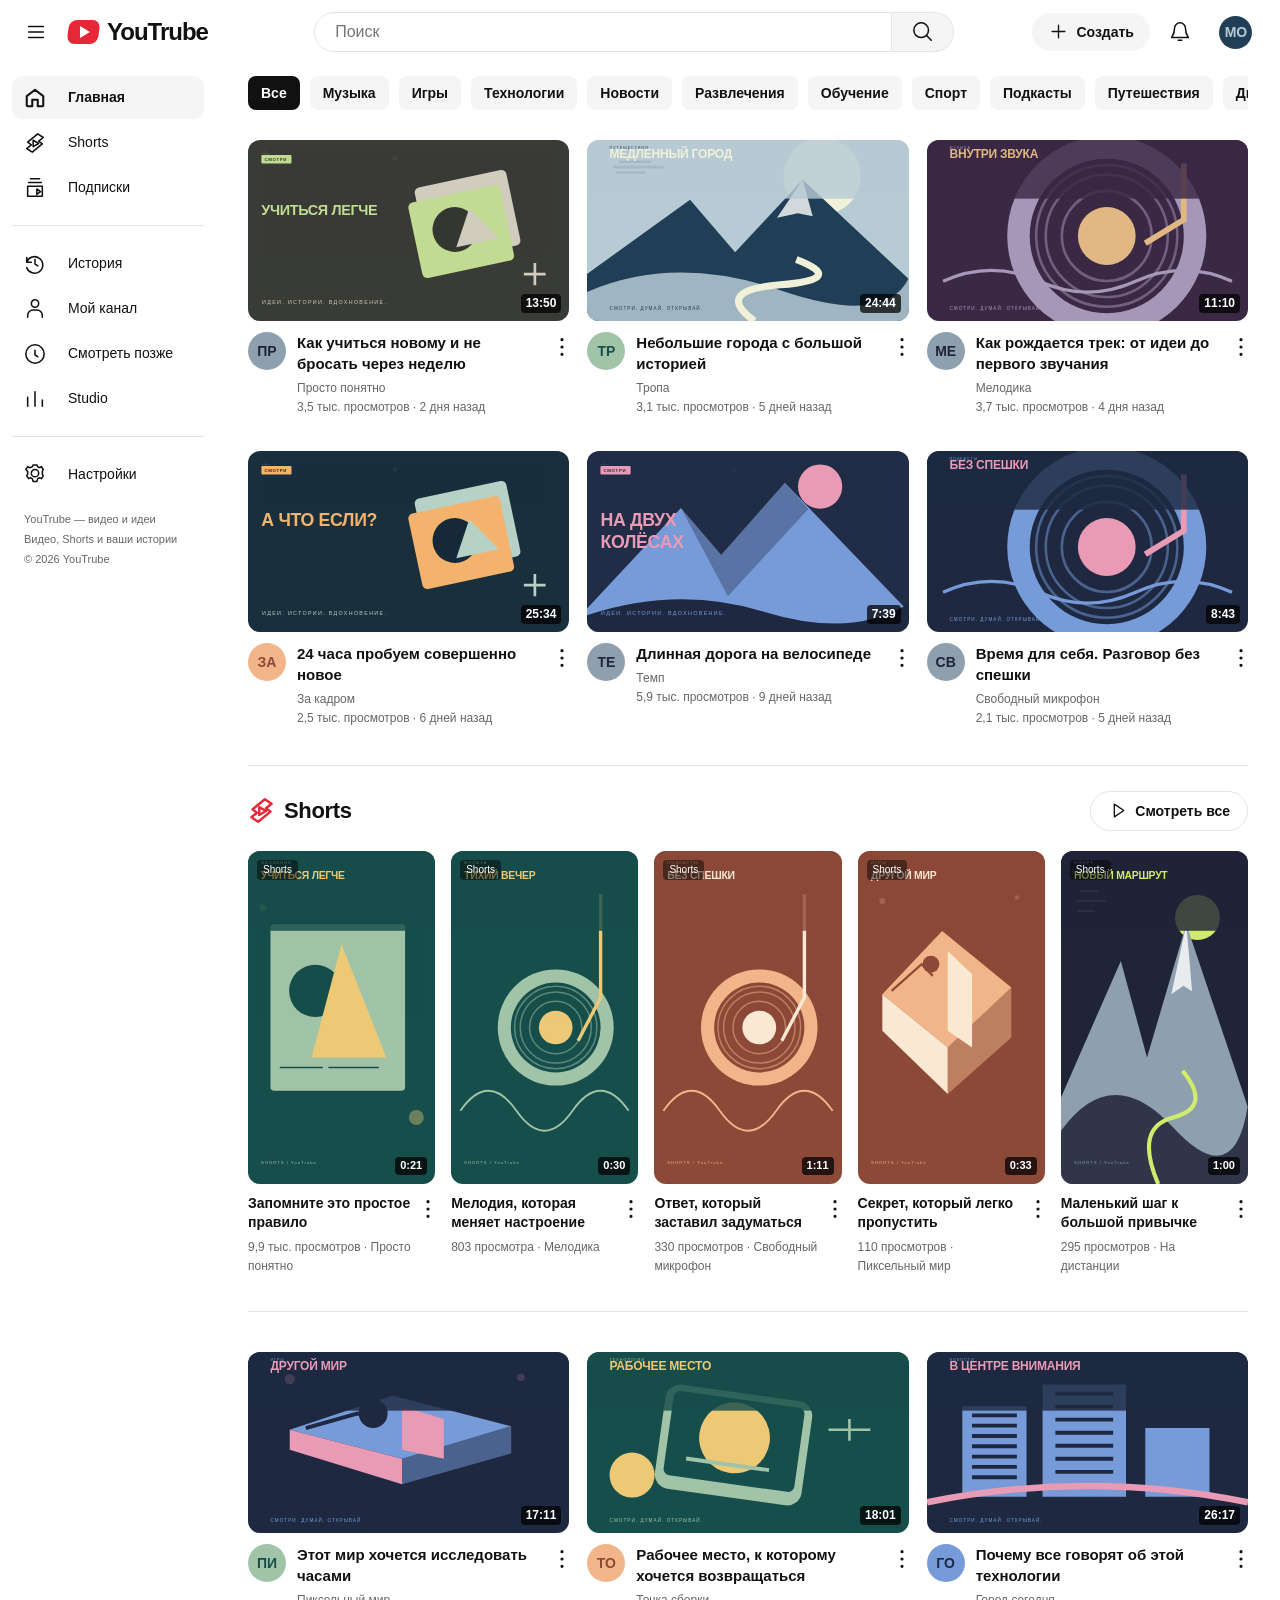
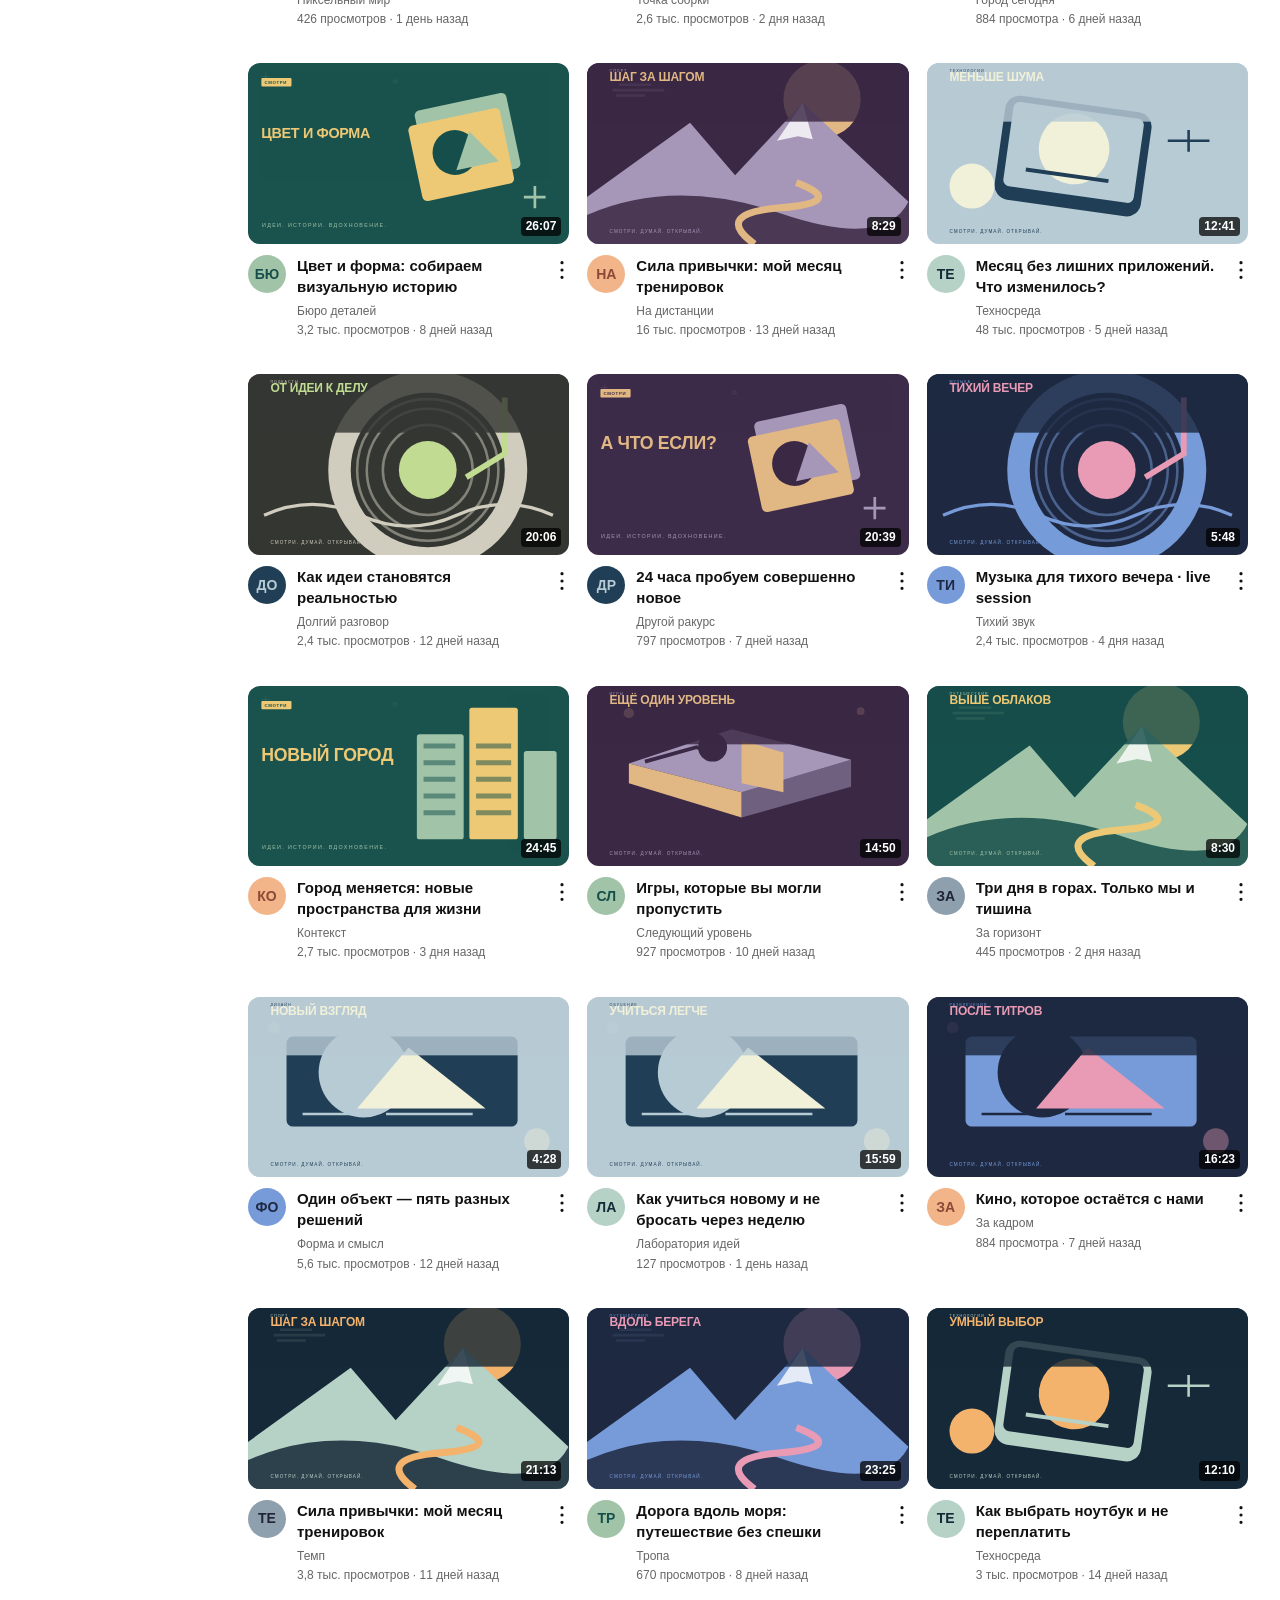
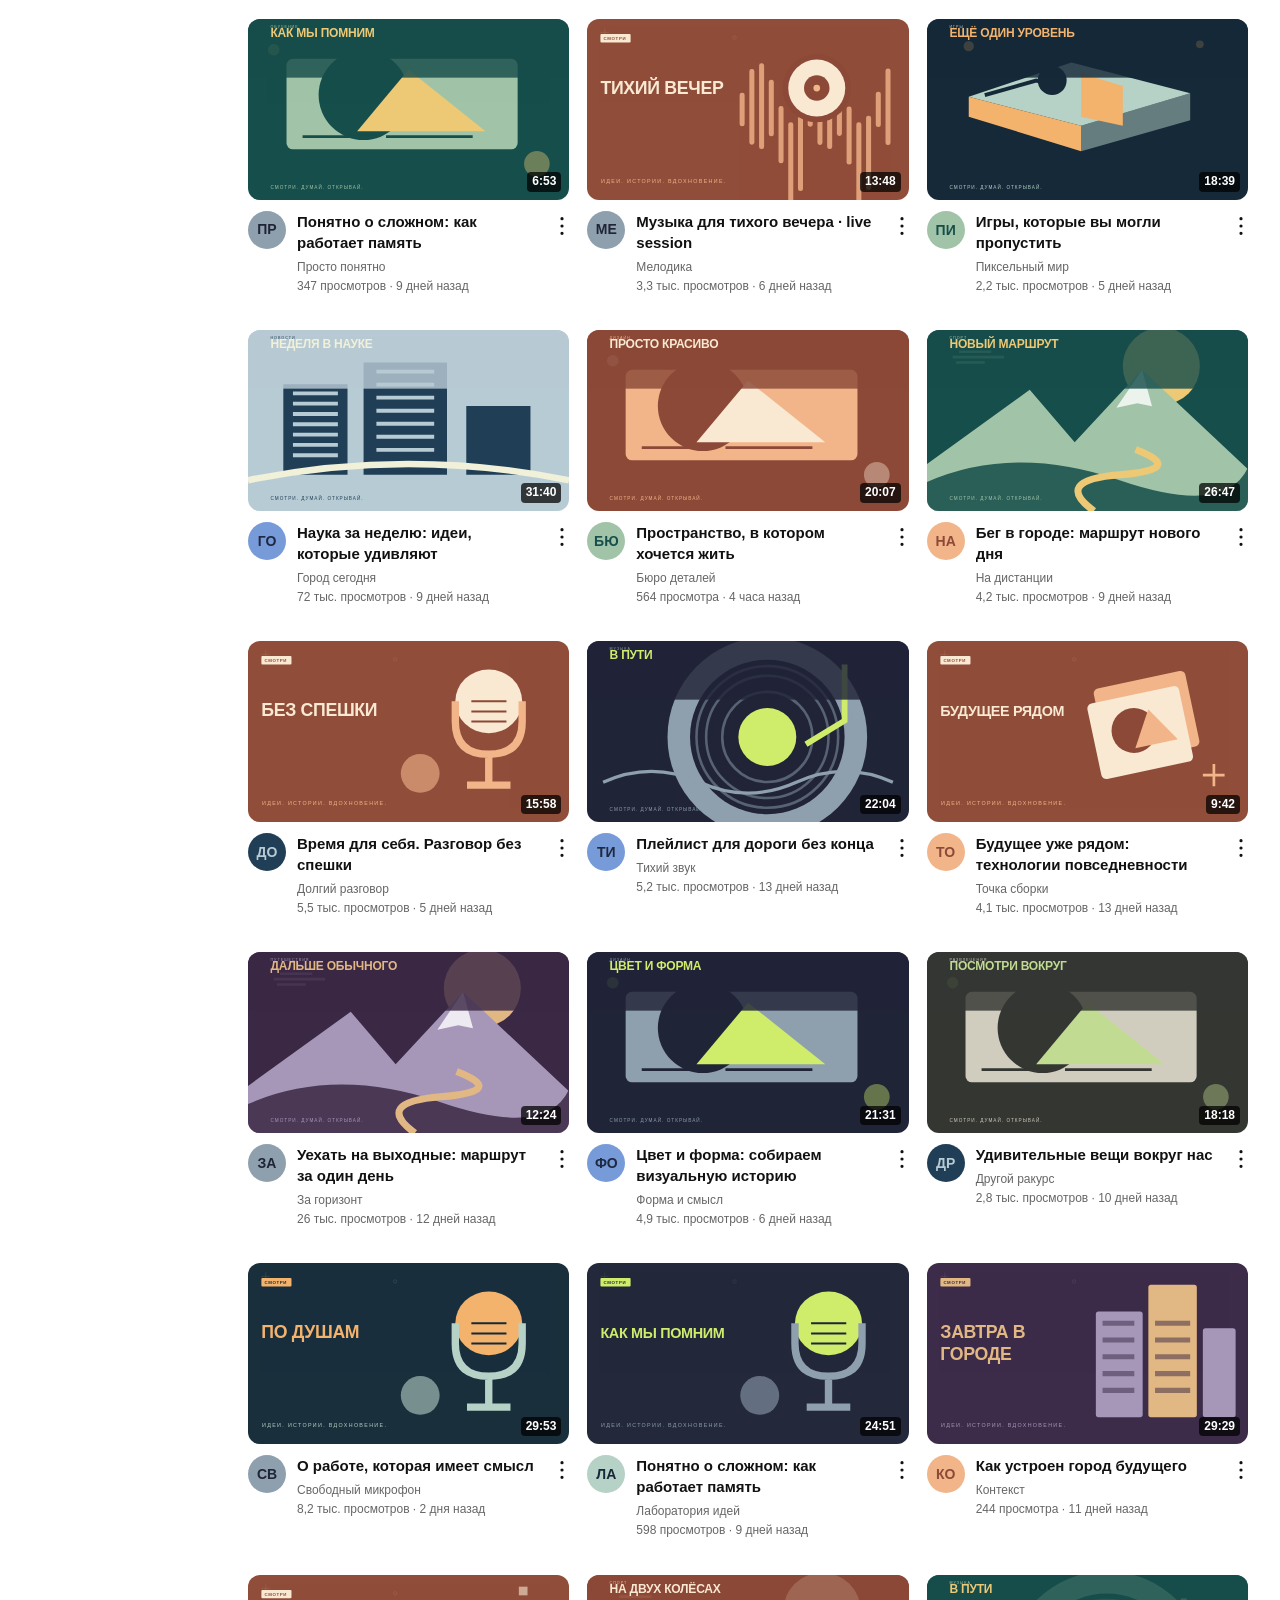
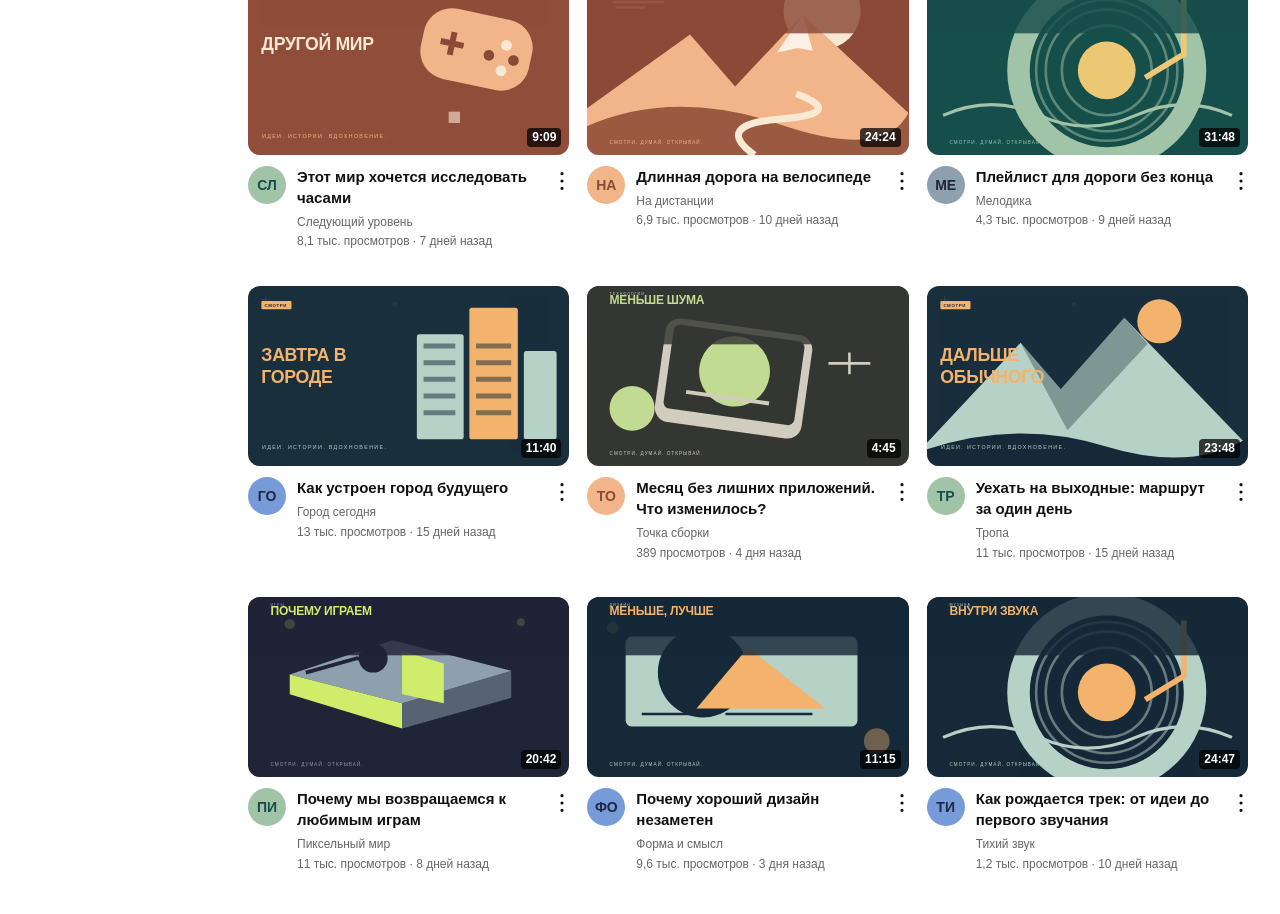
<file: index.html>
<!doctype html>
<html lang="ru">
<head>
<meta charset="utf-8">
<meta name="viewport" content="width=device-width, initial-scale=1, viewport-fit=cover">
<meta name="color-scheme" content="light dark">
<meta name="description" content="YouTrube — видео, Shorts, идеи и ваши истории.">
<title>YouTrube — видео и идеи</title>
<style>
:root{--bg:#fff;--surface:#f5f5f5;--surface-hover:#eaeaea;--text-primary:#111;--text-secondary:#666;--border:#e5e5e5;--accent:#e62737;--blue:#065fd4;--sidebar-width:216px;--header-height:64px;--panel:#fff;--shadow:0 8px 40px #0002;--chart:#2389d7;--radius:12px}

[data-theme=dark]{--bg:#0f0f0f;--surface:#222;--surface-hover:#333;--text-primary:#f1f1f1;--text-secondary:#aaa;--border:#303030;--accent:#ff4757;--blue:#7db5ff;--panel:#191919;--shadow:0 8px 40px #0007;--chart:#56b8ff}

*{box-sizing:border-box}
html{scroll-behavior:smooth}
body{margin:0;background:var(--bg);color:var(--text-primary);font:14px/1.45 -apple-system,BlinkMacSystemFont,"Segoe UI",Arial,sans-serif}
button,input,textarea,select{font:inherit}
button,a,input,select,textarea{-webkit-tap-highlight-color:transparent}
button,a{touch-action:manipulation}
button{cursor:pointer;color:inherit}
button:disabled{cursor:wait;opacity:.6}
a{color:inherit;text-decoration:none}
img{display:block;max-width:100%;object-fit:cover}
button{border:0;background:none}
svg{display:block}
.icon{width:22px;height:22px;fill:none;stroke:currentColor;stroke-width:1.7;stroke-linecap:round;stroke-linejoin:round;flex-shrink:0}
button,a{transition:background .16s,color .16s,transform .16s}
button:focus-visible,a:focus-visible,input:focus-visible,textarea:focus-visible,select:focus-visible{outline:2px solid var(--blue);outline-offset:3px}
h1,h2,h3,p{margin:0}
h1{font-size:27px;letter-spacing:-.6px;line-height:1.3}
h2{font-size:21px;letter-spacing:-.35px}
h3{font-size:16px}
.muted{color:var(--text-secondary)}
.tiny{font-size:12px}
.nowrap{white-space:nowrap}
.divider{border:0;border-top:1px solid var(--border);margin:16px 0}
.icon-btn{height:40px;width:40px;display:inline-flex;align-items:center;justify-content:center;border-radius:50%;flex-shrink:0}
.icon-btn:hover{background:var(--surface-hover)}
.btn{min-height:38px;padding:9px 17px;display:inline-flex;align-items:center;justify-content:center;gap:8px;border-radius:24px;background:var(--surface);font-weight:600;white-space:nowrap}
.btn:hover{background:var(--surface-hover)}
.btn.primary{background:var(--text-primary);color:var(--bg)}
.btn.blue{background:var(--blue);color:var(--bg)}
.btn.outline{border:1px solid var(--border);background:transparent}
.btn.danger{color:var(--accent)}
.btn .icon{width:19px;height:19px}
.btn.selected{background:var(--surface-hover);color:var(--blue)}
.row{display:flex;align-items:center;gap:12px}
.row.wrap{flex-wrap:wrap}
.between{justify-content:space-between}
.gap8{gap:8px}
.stack{display:grid;gap:18px}
.avatar{width:38px;height:38px;border-radius:50%;flex-shrink:0;display:grid;place-items:center;background:#b6c9c1;color:#173b30;font-weight:700;overflow:hidden}
.avatar img{height:100%;width:100%}
.avatar.large{width:120px;height:120px;font-size:40px}
.avatar.medium{width:64px;height:64px;font-size:23px}
.avatar.small{height:30px;width:30px;font-size:11px}
.header{position:fixed;inset:0 0 auto;height:var(--header-height);background:var(--bg);z-index:30;display:flex;align-items:center;justify-content:space-between;padding:0 24px 0 16px;gap:24px}
.brand{display:flex;align-items:center;gap:8px;font-size:25px;letter-spacing:-1px;font-weight:800;white-space:nowrap}
.brandmark{width:31px;height:24px;background:var(--accent);border-radius:8px;transform:skew(-7deg);display:grid;place-items:center}
.brandmark:after{content:"";border-left:10px solid #fff;border-top:6px solid transparent;border-bottom:6px solid transparent;margin-left:3px;transform:skew(7deg)}
.brand small{font-size:12px;letter-spacing:0;font-weight:500;color:var(--text-secondary);align-self:flex-end;margin:0 0 5px 2px}
.header-left{display:flex;align-items:center;gap:12px;min-width:192px}
.search{display:flex;max-width:640px;flex:1;height:40px}
.search input{width:100%;min-width:0;border:1px solid var(--border);border-radius:24px 0 0 24px;background:var(--bg);color:var(--text-primary);padding:0 20px;font-size:16px;box-shadow:inset 0 1px 2px #00000005}
.search button{width:62px;flex-shrink:0;background:var(--surface);border:1px solid var(--border);border-left:0;border-radius:0 24px 24px 0;display:grid;place-items:center}
.search button:hover{background:var(--surface-hover)}
.header-actions{display:flex;align-items:center;gap:10px}
.profile-btn{padding:0;margin-left:6px}
.profile-btn .avatar{width:33px;height:33px}
.create-top{padding-right:16px}
.sidebar{position:fixed;top:var(--header-height);left:0;bottom:0;width:var(--sidebar-width);padding:10px 12px 24px;overflow-y:auto;background:var(--bg);z-index:20;scrollbar-width:thin}
.sidebar-item{height:43px;border-radius:10px;display:flex;align-items:center;gap:22px;padding:0 12px;margin:2px 0;white-space:nowrap}
.sidebar-item:hover{background:var(--surface)}
.sidebar-item.active{background:var(--surface);font-weight:600}
.sidebar-item.active .icon{stroke-width:2.25}
.sidebar-label{padding:12px;font-size:13px;font-weight:600}
.sidebar-foot{padding:12px;font-size:11px;line-height:1.8;color:var(--text-secondary)}
.sidebar-channel{padding:18px 0;text-align:center}
.sidebar-channel .avatar{margin:0 auto 12px}
.sidebar-channel h3{overflow:hidden;text-overflow:ellipsis;padding:0 8px}
.compact{--sidebar-width:76px}
.compact .sidebar-item{height:70px;flex-direction:column;gap:5px;padding:12px 0;font-size:10px}
.compact .sidebar-label,.compact .sidebar-foot,.compact .sidebar .divider,.compact .sidebar-channel,.compact .subscription-links{display:none}
.content{margin-left:var(--sidebar-width);padding:88px 32px 40px;min-height:100vh;max-width:2200px}
.chips{position:sticky;top:64px;padding:12px 0 20px;background:var(--bg);z-index:10;display:flex;gap:10px;overflow-x:auto;scrollbar-width:none;margin-top:-24px;margin-bottom:10px}
.chips::-webkit-scrollbar{display:none}
.chip{border-radius:8px;padding:7px 13px;background:var(--surface);white-space:nowrap;font-weight:600}
.chip:hover{background:var(--surface-hover)}
.chip.active{background:var(--text-primary);color:var(--bg)}
.video-grid{display:grid;grid-template-columns:repeat(3,minmax(0,1fr));gap:34px 18px}
.video-card{min-width:0;position:relative}
.thumb-link{display:block;position:relative;overflow:hidden;border-radius:12px;background:var(--surface);aspect-ratio:16/9}
.thumbnail{width:100%;height:100%;object-fit:cover;transition:transform .25s}
.thumb-link:hover .thumbnail{transform:scale(1.035)}
.thumb-link:after{content:"▶";position:absolute;top:50%;left:50%;transform:translate(-50%,-50%);width:45px;height:45px;display:grid;place-items:center;border-radius:50%;background:#0007;color:white;opacity:0;transition:opacity .2s}
.thumb-link:hover:after{opacity:1}
.duration{position:absolute;bottom:8px;right:8px;padding:1px 5px;font-size:12px;font-weight:600;background:#000b;color:#fff;border-radius:4px}
.fresh{position:absolute;top:9px;left:9px;font-size:10px;text-transform:uppercase;letter-spacing:1px;background:#fff;color:#111;padding:4px 7px;border-radius:4px;font-weight:700}
.card-info{display:flex;align-items:flex-start;gap:11px;padding-top:11px}
.card-copy{min-width:0;flex:1}
.card-title{font-weight:600;font-size:15px;line-height:1.4;display:-webkit-box;-webkit-line-clamp:2;-webkit-box-orient:vertical;overflow:hidden;margin:0 0 5px}
.card-meta{font-size:12px;line-height:1.6;color:var(--text-secondary)}
.card-meta a:hover{color:var(--text-primary)}
.card-more{width:26px;height:30px;margin-right:-6px}
.section-head{display:flex;align-items:center;justify-content:space-between;gap:16px;margin-bottom:24px;flex-wrap:wrap}
.page-copy{margin-bottom:24px;max-width:720px}
.page-copy p{margin-top:8px;color:var(--text-secondary)}
.bottom-nav{display:none}
.empty{display:flex;flex-direction:column;align-items:center;justify-content:center;text-align:center;padding:70px 24px;gap:12px;min-height:290px}
.empty-symbol{background:var(--surface);width:82px;height:82px;border-radius:50%;display:grid;place-items:center;margin-bottom:8px}
.empty-symbol .icon{height:36px;width:36px}
.empty p{color:var(--text-secondary);max-width:400px}
.channel-banner{height:190px;width:100%;border-radius:14px;object-fit:cover;margin-bottom:26px}
.channel-head{display:flex;gap:24px;align-items:center;margin:0 0 28px}
.channel-copy{min-width:0;overflow-wrap:anywhere}
.channel-copy h1{font-size:34px;margin-bottom:8px}
.channel-copy p{margin:9px 0;max-width:800px;white-space:pre-wrap;overflow-wrap:anywhere}
.channel-head .row{margin-top:14px}
.tabs{display:flex;gap:26px;border-bottom:1px solid var(--border);margin-bottom:26px;overflow:auto}
.tab{padding:11px 0 13px;white-space:nowrap;color:var(--text-secondary);font-size:15px;font-weight:600;border-bottom:2px solid transparent}
.tab.active{color:var(--text-primary);border-bottom-color:var(--text-primary)}
.about-panel{max-width:780px}
.about-panel p{white-space:pre-wrap;overflow-wrap:anywhere}
.watch-layout{display:grid;grid-template-columns:minmax(0,1fr) 340px;gap:24px}
.watch-main{min-width:0}
.player{position:relative;aspect-ratio:16/9;background:#000;border-radius:14px;overflow:hidden;color:#fff}
.player>img{width:100%;height:100%;opacity:.85}
.player.playing>img{animation:slowpan 24s ease-in-out infinite alternate;opacity:.92}
.player-center{position:absolute;top:50%;left:50%;transform:translate(-50%,-50%);background:#0008;width:66px;height:66px;border-radius:50%;display:grid;place-items:center;backdrop-filter:blur(3px)}
.player-center .icon{width:30px;height:30px;fill:#fff;stroke:#fff}
.playing .player-center{opacity:0}
.playing:hover .player-center,.playing:focus-within .player-center{opacity:1}
.player-caption{position:absolute;left:24px;top:20px;font-size:11px;letter-spacing:2px;opacity:.7}
.player-controls{position:absolute;bottom:0;left:0;right:0;padding:28px 12px 7px;background:linear-gradient(transparent,#000b)}
.player-controls input[type=range]{accent-color:var(--accent);height:4px;width:100%;cursor:pointer;margin:0}
.player-control-row{display:flex;align-items:center;gap:5px;font-size:12px}
.player-control-row .icon-btn{height:32px;width:32px}
.player-control-row .time{margin-left:4px;flex:1}
.player-control-row input.volume{width:56px;margin-left:3px}
.watch-title{font-size:22px;font-weight:700;line-height:1.35;margin:16px 0 13px;overflow-wrap:anywhere}
.watch-actions{display:flex;align-items:center;justify-content:space-between;gap:12px;flex-wrap:wrap}
.channel-byline{display:flex;gap:11px;align-items:center}
.channel-byline .btn{margin-left:9px}
.channel-byline h3{font-size:14px}
.reactions{display:flex;gap:8px;align-items:center;flex-wrap:wrap}
.reaction-group{display:flex;background:var(--surface);border-radius:24px;overflow:hidden}
.reaction-group .btn{background:none;border-radius:0}
.reaction-group .btn+button{border-left:1px solid var(--border);padding:8px 12px}
.description{background:var(--surface);border-radius:12px;padding:14px;margin-top:18px}
.description p{white-space:pre-wrap;overflow-wrap:anywhere;margin-top:9px}
.description:not(.expanded) p{display:-webkit-box;-webkit-line-clamp:3;-webkit-box-orient:vertical;overflow:hidden}
.text-btn{font-weight:600;padding:10px 0 0}
.comments{margin-top:26px}
.comments h3{margin-bottom:20px}
.comment-form{display:flex;gap:12px;margin:18px 0 24px}
.comment-form input{flex:1;min-width:0;border:0;border-bottom:1px solid var(--border);background:var(--bg);color:var(--text-primary);padding:10px 0}
.comment{display:flex;gap:12px;margin:18px 0}
.comment p{white-space:pre-wrap;overflow-wrap:anywhere;margin-top:3px}
.watch-aside .video-card{display:flex;gap:9px;margin:0 0 15px}
.watch-aside .thumb-link{width:160px;min-width:160px;height:90px;border-radius:9px}
.watch-aside .card-info{padding:0;gap:0;flex:1}
.watch-aside .card-info>a{display:none}
.watch-aside .card-title{font-size:13px;-webkit-line-clamp:2}
.watch-aside .card-more{width:18px}
.watch-aside .card-meta{font-size:11px}
.watch-aside h3{margin-bottom:14px}
.history-list{display:grid;gap:22px;max-width:1040px}
.history-list .video-card{display:flex;gap:20px}
.history-list .thumb-link{width:270px;min-width:270px}
.history-list .card-info{padding-top:6px;flex:1}
.history-list .card-title{font-size:18px}
.history-list .card-info>a{display:none}
.channel-result{display:flex;gap:20px;padding:18px 0;border-bottom:1px solid var(--border);align-items:center}
.channel-result .channel-copy{flex:1}
.channel-result p{margin:5px 0}
.search-heading{margin-bottom:14px}
.studio{background:var(--surface);min-height:100vh}
.studio .content{padding:90px 30px 40px}
.studio .sidebar,.studio .header{background:var(--bg)}
.studio .sidebar-item.active{color:var(--accent);background:var(--surface)}
.studio-page{max-width:1460px;margin:0 auto}
.panel{background:var(--panel);border:1px solid var(--border);border-radius:12px;padding:24px;min-width:0}
.panel h2,.panel h3{margin-bottom:15px}
.stat-grid{display:grid;grid-template-columns:repeat(5,minmax(0,1fr));gap:12px;margin-bottom:24px}
.stat-card{background:var(--panel);border:1px solid var(--border);padding:19px 20px;border-radius:10px;min-width:0}
.stat-card label{display:block;color:var(--text-secondary);font-size:12px;margin-bottom:10px}
.stat-value{font-size:27px;letter-spacing:-.8px;line-height:1.2;overflow-wrap:anywhere;font-variant-numeric:tabular-nums;animation:appear .2s}
.stat-card small{display:block;margin-top:10px;font-size:11px;color:var(--text-secondary)}
.dashboard-grid{display:grid;grid-template-columns:1.15fr 1fr;gap:20px}
.feature-performance{display:grid;grid-template-columns:180px 1fr;gap:18px;align-items:start}
.feature-performance .thumb-link{border-radius:8px}
.metric-list{display:grid;gap:12px}
.metric-line{display:flex;justify-content:space-between;gap:12px;border-bottom:1px solid var(--border);padding:0 0 10px}
.metric-line:last-child{border:0;padding:0}
.metric-line span{color:var(--text-secondary)}
.metric-line strong{font-weight:600}
.callout{border:1px solid var(--border);border-radius:10px;padding:18px;background:var(--surface);margin-top:20px}
.callout p{color:var(--text-secondary);margin:8px 0 14px}
.analytics-layout{display:grid;grid-template-columns:minmax(0,1fr) 290px;gap:20px}
.chart-wrap{position:relative}
.chart-svg{width:100%;height:245px;overflow:visible}
.chart-grid{stroke:var(--border);stroke-width:1}
.chart-label{fill:var(--text-secondary);font-size:11px}
.chart-tooltip{position:absolute;pointer-events:none;background:var(--text-primary);color:var(--bg);font-size:12px;padding:7px 10px;border-radius:6px;box-shadow:var(--shadow);white-space:nowrap;transform:translate(-50%,-110%);z-index:5;display:none}
.bars{display:flex;align-items:flex-end;gap:3px;height:86px;margin:24px 0 8px}
.bar{flex:1;min-width:0;background:var(--chart);border-radius:2px 2px 0 0;opacity:.8}
.bar:hover{opacity:1}
.realtime-dot{width:7px;height:7px;border-radius:50%;background:var(--chart);display:inline-block;margin-right:5px}
.rt-number{font-size:28px;margin-top:22px}
.top-video{display:flex;justify-content:space-between;align-items:center;gap:10px;padding:11px 0;border-bottom:1px solid var(--border);font-size:12px}
.top-video a{overflow:hidden;display:-webkit-box;-webkit-line-clamp:2;-webkit-box-orient:vertical;max-width:80%}
.traffic-list{display:grid;gap:16px}
.traffic-track{height:5px;border-radius:4px;background:var(--surface);margin-top:7px;overflow:hidden}
.traffic-fill{height:100%;background:var(--chart);border-radius:4px}
.below-analytics{display:grid;grid-template-columns:1fr 1fr;gap:20px;margin-top:20px}
.content-table{width:100%;border-collapse:collapse;font-size:12px}
.content-table th{text-align:left;color:var(--text-secondary);font-weight:500;padding:15px 12px;border-bottom:1px solid var(--border)}
.content-table td{padding:16px 12px;border-bottom:1px solid var(--border);vertical-align:middle}
.content-table tr:hover td{background:var(--surface)}
.table-video{display:flex;gap:14px;align-items:center;max-width:420px}
.table-video img{width:110px;height:62px;border-radius:6px;flex-shrink:0}
.table-video strong{font-size:13px;display:-webkit-box;-webkit-line-clamp:2;-webkit-box-orient:vertical;overflow:hidden}
.table-video .row{margin-top:5px}
.table-video .icon-btn{width:28px;height:28px}
.table-panel{padding:0;overflow:hidden}
.badge{display:inline-flex;padding:4px 8px;background:var(--surface);border-radius:5px;white-space:nowrap;font-size:11px}
.badge.public{color:#168449}
.select{min-height:38px;border:1px solid var(--border);background:var(--panel);color:var(--text-primary);padding:7px 12px;border-radius:8px;max-width:100%}
.form-grid{display:grid;grid-template-columns:minmax(0,1fr) 330px;gap:26px}
.field{display:grid;gap:7px;margin-bottom:18px;min-width:0}
.field label{font-size:12px;font-weight:600}
.input{width:100%;border:1px solid var(--border);border-radius:8px;background:var(--panel);color:var(--text-primary);padding:12px;min-width:0;resize:vertical}
.input:focus{border-color:var(--blue)}
textarea.input{min-height:115px}
.field small{font-size:11px;color:var(--text-secondary)}
.form-row{display:grid;grid-template-columns:1fr 1fr;gap:14px}
.upload-preview{aspect-ratio:16/9;border:1px dashed var(--border);border-radius:10px;overflow:hidden;background:var(--surface);display:grid;place-items:center;margin-bottom:12px}
.upload-preview img{width:100%;height:100%}
.upload-label{display:inline-flex;gap:8px;cursor:pointer;align-items:center;justify-content:center;font-weight:600}
.file-input{position:absolute;width:1px;height:1px;opacity:0;overflow:hidden}
.upload-label:focus-within{outline:2px solid var(--blue);outline-offset:3px}
.upload-tile{display:flex;flex-direction:column;align-items:center;text-align:center;padding:22px;gap:10px}
.upload-tile .icon{width:32px;height:32px}
.preview-banner{height:145px;width:100%;object-fit:cover;border-radius:9px}
.image-setting{display:flex;align-items:center;gap:24px;border-bottom:1px solid var(--border);padding-bottom:22px;margin-bottom:22px}
.image-setting .copy{flex:1}
.image-setting p{font-size:12px;color:var(--text-secondary);margin:7px 0 12px}
.customization{max-width:960px}
.customization .panel{margin-top:20px}
.settings-row{display:flex;align-items:center;justify-content:space-between;gap:15px;padding:20px 0;border-bottom:1px solid var(--border)}
.settings-row p{font-size:12px;color:var(--text-secondary);margin-top:5px}
.settings-row:last-child{border:0}
.dropdown{position:fixed;z-index:65;background:var(--panel);border:1px solid var(--border);border-radius:12px;padding:8px;box-shadow:var(--shadow);width:256px;max-width:calc(100vw - 24px)}
.dropdown-item{width:100%;text-align:left;padding:11px 12px;border-radius:7px;display:flex;gap:12px;align-items:center;line-height:1.3;font-size:13px}
.dropdown-item:hover{background:var(--surface)}
.dropdown-heading{padding:10px 12px;border-bottom:1px solid var(--border);margin-bottom:6px}
.dropdown-heading p{font-size:12px;color:var(--text-secondary);margin-top:3px}
.modal-backdrop{position:fixed;inset:0;background:#0007;z-index:70;display:flex;align-items:center;justify-content:center;padding:24px;backdrop-filter:blur(2px)}
.modal{max-width:860px;width:100%;max-height:calc(100dvh - 48px);display:flex;flex-direction:column;border-radius:16px;background:var(--panel);box-shadow:var(--shadow);animation:modalIn .18s ease}
.modal.small{max-width:480px}
.modal-header{padding:20px 24px;border-bottom:1px solid var(--border);display:flex;justify-content:space-between;align-items:center;gap:16px}
.modal-header h2{font-size:21px}
.modal-body{overflow-y:auto;padding:24px;overscroll-behavior:contain}
.modal-footer{display:flex;justify-content:flex-end;gap:10px;padding:16px 24px;border-top:1px solid var(--border)}
.modal .form-grid{grid-template-columns:minmax(0,1fr) 260px}
.toast-container{position:fixed;bottom:24px;left:calc(var(--sidebar-width) + 24px);z-index:100;display:grid;gap:8px;pointer-events:none;max-width:calc(100vw - 48px)}
.toast{background:var(--text-primary);color:var(--bg);padding:13px 22px;border-radius:9px;box-shadow:var(--shadow);font-size:13px;animation:appear .18s;pointer-events:auto}
.notice{padding:12px 16px;background:var(--surface);border-radius:9px;font-size:12px;color:var(--text-secondary);margin-bottom:18px}
.form-error{color:var(--accent);font-size:13px;margin-top:10px}
.progress{height:4px;background:var(--surface);overflow:hidden;border-radius:4px;margin-top:16px}
.progress span{display:block;height:100%;background:var(--blue);animation:progress 1.4s ease forwards}
.debug{position:fixed;bottom:15px;right:15px;background:#141d23;color:#85f4b3;padding:16px;z-index:60;border-radius:8px;white-space:pre;font:11px/1.8 monospace;max-width:calc(100vw - 30px)}
.skeleton{background:linear-gradient(100deg,var(--surface) 20%,var(--surface-hover) 50%,var(--surface) 80%);background-size:200% 100%;animation:shimmer 1s infinite}
.skeleton-card{aspect-ratio:16/11;border-radius:12px}
.storage-error{position:fixed;top:64px;left:0;right:0;background:#ffe6e6;color:#9a1522;padding:10px 18px;text-align:center;z-index:68;font-size:12px}
.mobile-search-toggle{display:none}
.search-mobile-close{display:none}
.player:fullscreen{border-radius:0;width:100%;height:100%;aspect-ratio:auto}
.player:fullscreen>img{object-fit:contain}
.player.fullscreen-fallback{position:fixed;inset:0;width:100vw;height:100dvh;z-index:100;border-radius:0;aspect-ratio:auto}
.player.fullscreen-fallback>img{object-fit:contain}
.phase-pill{color:var(--blue);font-size:11px}
.readable{max-width:760px;line-height:1.7}
.studio-actions{display:flex;gap:10px;align-items:center;flex-wrap:wrap}
.live{font-size:11px;color:var(--text-secondary);display:flex;align-items:center;gap:6px}
.live:before{content:"";width:6px;height:6px;border-radius:50%;background:#25a15e}
.error-page{margin:50px auto;text-align:center;max-width:500px}
.nowrap-ellipsis{overflow:hidden;text-overflow:ellipsis;white-space:nowrap}
.hidden{display:none!important}
body.modal-open{overflow:hidden}
button[aria-pressed=true] .icon{fill:currentColor}
input[type=range]{accent-color:var(--accent)}
.intro-card{background:var(--panel);border:1px solid var(--border);padding:28px;border-radius:12px}
.intro-card h2{margin:16px 0 10px}
.intro-art{height:125px;background:var(--surface);border-radius:8px;display:grid;place-items:center;position:relative;overflow:hidden}
.intro-art .icon{width:55px;height:55px;color:var(--accent)}
.intro-art:before,.intro-art:after{content:"";position:absolute;width:130px;height:130px;border:1px solid var(--border);border-radius:50%;left:-30px;top:-45px}
.intro-art:after{left:auto;top:auto;right:-25px;bottom:-60px}
.chart-period-copy{font-size:12px;color:var(--text-secondary);margin-bottom:18px}

@keyframes appear{from{opacity:.45;transform:translateY(3px)}
to{opacity:1;transform:none}
}
@keyframes modalIn{from{opacity:0;transform:translateY(10px) scale(.98)}
to{opacity:1;transform:none}
}
@keyframes progress{from{width:0}
to{width:100%}
}
@keyframes shimmer{to{background-position:-200% 0}
}
@keyframes slowpan{from{transform:scale(1)}
to{transform:scale(1.08)}
}
@media(min-width:1850px){.video-grid{grid-template-columns:repeat(4,minmax(0,1fr))}
}

@media(max-width:1200px){:root{--sidebar-width:76px}
.sidebar-item{height:70px;flex-direction:column;gap:5px;padding:12px 0;font-size:10px}
.sidebar-label,.sidebar-foot,.sidebar .divider,.sidebar-channel,.subscription-links{display:none}
.content{padding-left:24px;padding-right:24px}
.video-grid{grid-template-columns:repeat(3,minmax(0,1fr));gap:28px 16px}
.watch-layout{grid-template-columns:minmax(0,1fr) 290px;gap:18px}
.watch-aside .thumb-link{width:130px;min-width:130px;height:74px}
.stat-card{padding:16px 13px}
.stat-value{font-size:23px}
.analytics-layout{grid-template-columns:minmax(0,1fr) 250px}
.table-video img{width:85px;height:48px}
.content-table th,.content-table td{padding:13px 8px}
.header-left{min-width:155px}
.header{gap:18px}
.studio .content{padding-left:24px;padding-right:24px}
}

@media(max-width:950px){.video-grid{grid-template-columns:repeat(2,minmax(0,1fr))}
.watch-layout{grid-template-columns:1fr}
.watch-aside{display:grid;grid-template-columns:1fr 1fr;gap:0 18px}
.watch-aside h3{grid-column:1/-1}
.watch-aside .video-card{display:block}
.watch-aside .thumb-link{width:100%;height:auto;aspect-ratio:16/9}
.watch-aside .card-info{padding-top:10px}
.watch-aside .card-title{font-size:14px}
.watch-aside .card-meta{font-size:12px}
.dashboard-grid{grid-template-columns:1fr}
.analytics-layout{grid-template-columns:1fr}
.realtime-panel .bars{height:95px}
.stat-grid{grid-template-columns:repeat(3,minmax(0,1fr))}
.below-analytics{grid-template-columns:1fr}
.form-grid{grid-template-columns:1fr 260px}
.header-left{min-width:145px}
.header{gap:12px;padding-right:16px}
.content-table th:nth-child(3),.content-table td:nth-child(3){display:none}
.feature-performance{grid-template-columns:220px 1fr}
}

@media(max-width:700px){:root{--sidebar-width:0px;--header-height:58px}
.header{height:58px;padding:0 14px;gap:8px}
.header-left{min-width:0;gap:0}
.header-left>.icon-btn{display:none}
.brand{font-size:24px}
.brandmark{width:28px;height:23px}
.header-actions{gap:2px}
.create-top{height:36px;width:36px;padding:0;background:none}
.create-top span{display:none}
.header-actions .icon-btn{width:36px;height:36px}
.profile-btn{margin-left:3px}
.header-actions .profile-btn .avatar{width:29px;height:29px}
.mobile-search-toggle{display:inline-flex}
.header>.search{display:none}
.header.search-open>.search{display:flex;position:absolute;left:14px;right:54px;max-width:none;background:var(--bg);z-index:2}
.header.search-open .header-left,.header.search-open .header-actions{visibility:hidden}
.search-mobile-close{position:absolute;right:8px;display:none}
.header.search-open .search-mobile-close{display:inline-flex}
.search input{font-size:14px}
.sidebar{display:none}
.content,.studio .content{margin-left:0;padding:78px 16px 90px}
.chips{top:58px;margin-top:-20px;padding:11px 0 14px;margin-bottom:5px;gap:8px}
.chip{font-size:12px;padding:7px 12px}
.video-grid{grid-template-columns:1fr;gap:25px}
.card-title{font-size:15px}
.card-meta{font-size:12px}
.thumb-link{border-radius:10px}
.bottom-nav{display:flex;position:fixed;bottom:0;left:0;right:0;z-index:35;background:var(--bg);border-top:1px solid var(--border);padding:5px 4px calc(5px + env(safe-area-inset-bottom));height:calc(61px + env(safe-area-inset-bottom));justify-content:space-around}
.bottom-item{display:flex;align-items:center;justify-content:center;flex-direction:column;gap:3px;font-size:10px;min-width:54px;color:var(--text-secondary)}
.bottom-item.active{color:var(--text-primary);font-weight:600}
.bottom-item .icon{width:22px;height:22px}
.bottom-item.active .icon{stroke-width:2.4}
.channel-banner{height:105px;border-radius:9px;margin-bottom:18px}
.channel-head{align-items:flex-start;gap:14px;margin-bottom:20px}
.channel-head .avatar.large{height:72px;width:72px;font-size:25px}
.channel-copy h1{font-size:23px;margin:0 0 5px}
.channel-copy .muted{font-size:12px}
.channel-copy p{font-size:12px;margin:7px 0}
.channel-head .row{gap:7px}
.channel-head .btn{font-size:11px;padding:8px 11px}
.tabs{gap:23px;margin-bottom:20px}
.tab{font-size:14px}
.watch-layout{display:block}
.player{border-radius:10px}
.watch-title{font-size:18px;margin-top:14px}
.watch-actions{gap:15px}
.channel-byline{gap:8px;width:100%}
.channel-byline .btn{margin-left:auto;font-size:12px;padding:9px 13px}
.reactions{gap:7px}
.reactions .btn{font-size:12px;padding:8px 12px}
.reactions .icon-btn{width:36px;height:36px}
.watch-aside{display:block;margin-top:28px}
.watch-aside .video-card{margin-bottom:23px}
.watch-aside .thumb-link{width:100%;height:auto}
.watch-aside .card-info{padding-top:9px}
.watch-aside .card-title{font-size:15px}
.watch-aside .card-meta{font-size:12px}
.description{font-size:12px;padding:12px}
.comments{margin-top:22px}
.comment-form{gap:8px}
.comment-form .btn{width:38px;padding:0;font-size:0}
.comment-form .btn .icon{width:18px}
.history-list .video-card{gap:12px}
.history-list .thumb-link{width:140px;min-width:140px;height:79px}
.history-list .card-title{font-size:13px}
.history-list .card-meta{font-size:11px}
.history-list .card-info{padding:0;min-width:0}
.section-head{margin-bottom:20px;gap:12px}
.section-head h1{font-size:24px}
.stat-grid{grid-template-columns:repeat(2,minmax(0,1fr));gap:10px;margin-bottom:18px}
.stat-card{padding:16px}
.stat-value{font-size:24px}
.stat-card:last-child{grid-column:1/-1}
.stat-card small{font-size:10px}
.panel{padding:18px}
.dashboard-grid,.analytics-layout,.below-analytics{gap:16px}
.feature-performance{grid-template-columns:1fr}
.feature-performance .thumb-link{max-width:none}
.table-panel{padding:0;background:transparent;border:0}
.content-table,.content-table tbody{display:block}
.content-table thead{display:none}
.content-table tr{display:grid;grid-template-columns:repeat(3,1fr);background:var(--panel);border:1px solid var(--border);border-radius:11px;margin-bottom:12px;padding:12px;gap:6px}
.content-table td{display:block;padding:6px 0;border:0;font-size:11px;overflow-wrap:anywhere}
.content-table td:first-child{grid-column:1/-1;padding:0 0 5px}
.content-table td:nth-child(3){display:none}
.content-table td[data-label]:before{content:attr(data-label);display:block;color:var(--text-secondary);font-size:10px;margin-bottom:4px}
.table-video{max-width:none;gap:10px}
.table-video img{width:110px;height:62px}
.table-video strong{font-size:13px}
.content-table tr:hover td{background:none}
.form-grid,.modal .form-grid{grid-template-columns:1fr}
.form-grid>.upload-column{grid-row:1}
.form-row{gap:10px}
.input{padding:10px}
.modal-backdrop{padding:0;align-items:flex-end}
.modal{max-height:95dvh;border-radius:16px 16px 0 0}
.modal.small{max-width:none}
.modal-header{padding:14px 18px}
.modal-header h2{font-size:18px}
.modal-body{padding:18px}
.modal-footer{padding:14px 18px}
.modal .upload-preview{max-width:320px;margin-left:auto;margin-right:auto}
.modal .upload-column{border-bottom:1px solid var(--border);padding-bottom:18px}
.image-setting{gap:16px;align-items:flex-start}
.image-setting .avatar.large{height:75px;width:75px;font-size:25px}
.preview-banner{height:100px}
.settings-row{align-items:flex-start}
.settings-row .select{font-size:12px;padding:8px;min-width:95px}
.settings-row .btn{font-size:11px;padding:9px 11px}
.toast-container{bottom:77px;left:16px;right:16px;max-width:none}
.toast{font-size:12px}
.dropdown{right:12px!important;left:auto!important;max-height:calc(100dvh - 90px);overflow:auto}
.channel-result{gap:12px;align-items:flex-start}
.channel-result .avatar.medium{width:50px;height:50px;font-size:20px}
.channel-result .btn{padding:8px 10px;font-size:11px}
.channel-result h3{font-size:14px}
.channel-result p{font-size:11px}
.chart-svg{height:215px}
.chart-tooltip{font-size:10px}
.debug{bottom:75px;right:12px}
.page-copy p{font-size:13px}
.intro-card{padding:20px}
.header .search{height:38px}
.header .search button{width:46px}
.notification-panel{max-height:65dvh;overflow:auto}
.player-controls{padding-top:18px}
.player-caption{font-size:8px;top:12px;left:15px}
.player-center{height:52px;width:52px}
.live{font-size:10px}
}

@media(min-width:431px) and (max-width:700px){.video-grid{grid-template-columns:repeat(2,minmax(0,1fr))}
.card-info{gap:8px}
.card-info .avatar{width:29px;height:29px}
.card-title{font-size:13px}
.card-meta{font-size:11px}
.card-more{width:20px}
}

@media(prefers-reduced-motion:reduce){*,*:before,*:after{animation:none!important;transition:none!important;scroll-behavior:auto!important}
}

/* YouTrube 2.0: the existing visual system, extended for vertical content. */
.brand{font-size:24px;letter-spacing:-1px}.brandmark{flex-shrink:0}.header-left{min-width:220px}.boot-screen{min-height:90vh;display:flex;align-items:center;justify-content:center;flex-direction:column;gap:16px}.publish-types{display:flex;align-items:center;gap:10px;margin-bottom:24px}.publish-types .btn{border-radius:8px}.shorts-section{margin:36px 0 40px;border-top:1px solid var(--border);border-bottom:1px solid var(--border);padding:25px 0}.shorts-section-head{display:flex;align-items:center;justify-content:space-between;margin-bottom:20px}.shorts-title{display:flex;align-items:center;gap:9px;font-size:22px;font-weight:700}.shorts-title .icon{color:var(--accent);height:27px;width:27px;stroke-width:2.1}.shorts-rail{display:grid;grid-auto-flow:column;grid-auto-columns:calc((100% - 64px)/5);gap:16px;overflow-x:auto;overscroll-behavior-x:contain;scroll-snap-type:x mandatory;scrollbar-width:thin;padding-bottom:10px}.short-card{min-width:0;scroll-snap-align:start;position:relative}.short-thumb{display:block;aspect-ratio:9/16;position:relative;border-radius:12px;overflow:hidden;background:var(--surface)}.short-thumb img{width:100%;height:100%;object-fit:cover;transition:transform .2s}.short-thumb:hover img{transform:scale(1.035)}.short-thumb .duration{font-size:11px;bottom:9px;right:8px}.short-card-info{display:flex;align-items:flex-start;gap:4px;margin-top:10px}.short-card-copy{flex:1;min-width:0}.short-card .card-title{font-size:14px;margin-bottom:5px}.short-grid{display:grid;grid-template-columns:repeat(5,minmax(0,1fr));gap:25px 16px}.short-type-badge{position:absolute;left:9px;top:9px;border-radius:4px;background:#0007;color:white;padding:3px 6px;font-size:10px}.shorts-view .content{padding-top:var(--header-height);padding-bottom:0}.shorts-view .content>h1{display:none}.shorts-feed{height:calc(100dvh - var(--header-height));overflow-y:auto;scroll-snap-type:y mandatory;overscroll-behavior-y:contain;scrollbar-width:none;position:relative;scroll-behavior:smooth}.shorts-feed::-webkit-scrollbar{display:none}.shorts-item{height:100%;scroll-snap-align:start;scroll-snap-stop:always;display:flex;justify-content:center;align-items:center;position:relative;padding:14px 70px;min-height:450px}.short-stage{height:100%;max-height:850px;aspect-ratio:9/16;position:relative;background:#121212;border-radius:14px;color:#fff;flex-shrink:0;max-width:100%}.short-stage>img{width:100%;height:100%;object-fit:cover;border-radius:inherit}.short-stage:after{position:absolute;content:"";left:0;right:0;bottom:0;height:42%;background:linear-gradient(transparent,#000b);border-radius:0 0 14px 14px;pointer-events:none}.short-toggle{position:absolute;top:14px;left:14px;background:#0005;color:#fff;z-index:2;opacity:.7}.short-toggle:hover{background:#0009;opacity:1}.short-footer{position:absolute;bottom:23px;left:16px;right:16px;z-index:2;display:grid;gap:10px}.short-footer h2{font-size:15px;line-height:1.4;letter-spacing:0;overflow-wrap:anywhere;display:-webkit-box;-webkit-line-clamp:2;-webkit-box-orient:vertical;overflow:hidden}.short-channel{gap:8px;flex-wrap:wrap}.short-channel .avatar{width:31px;height:31px;font-size:11px}.short-channel a{font-weight:600;font-size:12px;max-width:140px;overflow:hidden;text-overflow:ellipsis;white-space:nowrap}.short-channel .btn{font-size:11px;min-height:30px;padding:6px 11px;background:#fff;color:#111;margin-left:auto}.short-footer .text-btn{font-size:11px;text-align:left;color:#eee;width:max-content;padding:0}.short-actions{position:absolute;left:calc(100% + 16px);bottom:8px;display:flex;flex-direction:column;gap:17px;align-items:center;width:52px;z-index:2;color:var(--text-primary)}.short-action{display:flex;flex-direction:column;align-items:center;font-size:11px;font-weight:600;gap:5px;text-align:center}.short-action button{height:46px;width:46px;border-radius:50%;background:var(--surface);display:grid;place-items:center}.short-action button:hover{background:var(--surface-hover)}.short-action button[aria-pressed=true]{background:var(--text-primary);color:var(--bg)}.short-action button[aria-pressed=true] .icon{fill:currentColor}.short-action .icon{width:23px;height:23px}.short-progress{position:absolute;left:0;right:0;bottom:0;height:3px;background:#ffffff30;overflow:hidden;border-radius:0 0 14px 14px;z-index:4}.short-progress span{display:block;width:0;height:100%;background:#fff;transition:width .2s linear}.short-nav{position:fixed;right:32px;top:50%;display:grid;gap:14px;z-index:10}.short-nav .icon-btn{background:var(--surface);height:48px;width:48px}.short-nav .up .icon{transform:rotate(90deg)}.short-nav .down .icon{transform:rotate(-90deg)}.short-position{position:absolute;top:16px;right:14px;z-index:3;font-size:10px;letter-spacing:1px;color:#fff;background:#0005;padding:4px 7px;border-radius:5px}.upload-preview.portrait{aspect-ratio:9/16;max-width:230px;margin-left:auto;margin-right:auto}.upload-preview.portrait .upload-tile{padding:18px}.table-video[data-format=short] img{width:42px;height:74px}.feature-performance .thumb-link[data-format=short]{aspect-ratio:9/16;max-width:160px;margin:auto}.format-filter{display:flex;align-items:center;gap:10px}.subscriber-total{display:flex;align-items:center;justify-content:space-between;gap:16px;margin-bottom:20px;padding:18px 22px;background:var(--panel);border:1px solid var(--border);border-radius:10px}.subscriber-total span{color:var(--text-secondary);font-size:12px}.subscriber-total strong{font-size:24px}.ratio-bar{display:flex;overflow:hidden;height:15px;border-radius:5px;background:var(--surface);margin:17px 0 12px}.ratio-viewed{background:var(--chart)}.ratio-swiped{background:#a7abb3}.ratio-legend{display:flex;justify-content:space-between;font-size:12px;gap:15px;margin-bottom:20px}.ratio-legend strong{display:block;font-size:20px;margin-bottom:3px}.retention-over{color:var(--blue)}.history-list .short-card{display:flex;gap:20px;align-items:center;max-width:1040px}.history-list .short-thumb{width:95px;min-width:95px;height:169px}.history-list .short-card-info{margin:0;flex:1}.history-list .short-card .card-title{font-size:18px}.search-short-block{margin-top:28px}.table-video[data-format=short] strong:before{content:"Shorts · ";color:var(--accent);font-size:11px}.panel-subheading{font-size:12px;color:var(--text-secondary);margin-bottom:20px}.short-end{height:100%;display:grid;place-items:center;scroll-snap-align:start}.short-end>div{text-align:center;display:grid;gap:14px}.short-desc{white-space:pre-wrap;overflow-wrap:anywhere;line-height:1.7}.short-comments .comment-form{margin-bottom:20px}.short-grid .short-card-info{min-height:60px}
@media(max-width:1200px){.header-left{min-width:205px}.short-grid{grid-template-columns:repeat(4,minmax(0,1fr))}.shorts-rail{grid-auto-columns:calc((100% - 48px)/4)}.short-nav{right:17px}.shorts-item{padding-left:65px;padding-right:65px}.short-stage{max-height:750px}}
@media(max-width:950px){.header-left{min-width:190px}.short-grid{grid-template-columns:repeat(3,minmax(0,1fr))}.shorts-rail{grid-auto-columns:calc((100% - 32px)/3)}.shorts-view .content{padding-left:10px;padding-right:10px}.shorts-item{padding-left:48px;padding-right:58px}.short-nav{right:8px}.short-nav .icon-btn{width:35px;height:35px}.short-actions{left:calc(100% + 8px)}}
@media(max-width:700px){.brand{font-size:22px;letter-spacing:-1px}.brand small{font-size:10px}.header-left{min-width:0}.brandmark{width:25px;height:21px;border-radius:6px}.header-actions .profile-btn .avatar{width:28px;height:28px}.bottom-item{min-width:45px;font-size:9px}.shorts-section{margin:26px 0;padding:21px 0 14px}.shorts-title{font-size:20px}.shorts-rail{grid-auto-columns:165px;gap:12px;margin-right:-16px;padding-right:16px;scrollbar-width:none}.shorts-section-head{margin-bottom:15px}.shorts-section-head .btn{font-size:11px;padding:8px 12px}.short-grid{grid-template-columns:repeat(2,minmax(0,1fr));gap:22px 12px}.short-card .card-title{font-size:13px}.short-card .card-meta{font-size:11px}.shorts-view .content{padding:58px 0 61px}.shorts-feed{height:calc(100dvh - 119px - env(safe-area-inset-bottom))}.shorts-item{padding:0;min-height:0;align-items:center}.short-stage{max-height:none;height:min(100%,177.7778vw);width:auto;max-width:100%;border-radius:0;aspect-ratio:9/16}.short-stage>img{border-radius:0}.short-footer{right:63px;left:13px;bottom:20px;gap:10px}.short-channel{gap:7px}.short-channel a{font-size:11px;max-width:110px}.short-channel .btn{margin-left:0;font-size:10px;padding:5px 9px;min-height:28px}.short-channel .avatar{height:27px;width:27px}.short-footer h2{font-size:14px;line-height:1.4}.short-actions{left:auto;right:5px;bottom:111px;color:#fff;gap:18px;width:47px}.short-action button{height:39px;width:39px;background:#0005;color:white}.short-action button:hover{background:#0008}.short-action button[aria-pressed=true]{background:#fff;color:#111}.short-action{font-size:10px;gap:4px}.short-action .icon{width:22px;height:22px}.short-nav{display:none}.short-position{top:17px;right:12px}.short-toggle{top:11px;left:10px}.upload-preview.portrait{max-width:190px;max-height:335px}.publish-types{flex-wrap:wrap;gap:8px;margin-bottom:18px}.publish-types .btn{font-size:13px;min-height:35px}.publish-types>span{font-size:10px;flex-basis:100%}.subscriber-total{padding:16px;gap:10px}.subscriber-total strong{font-size:22px}.format-filter{flex-wrap:wrap}.studio-actions .select{font-size:12px}.history-list .short-card{gap:12px}.history-list .short-thumb{width:79px;min-width:79px;height:140px}.history-list .short-card .card-title{font-size:14px}.ratio-legend{font-size:11px}.short-comments .comment-form .btn{font-size:0}.shorts-view .bottom-nav{z-index:40}}
@media(prefers-reduced-motion:reduce){.shorts-feed{scroll-behavior:auto}}

</style>
</head>
<body>
<div id="app"></div><div id="dropdown-root"></div><div id="modal-root"></div><div class="toast-container" id="toasts" role="status" aria-live="polite"></div><div id="storage-notice"></div><div id="debug-root"></div>
<script>
'use strict';
(()=>{
// CONFIG / UTILS
const CONFIG={key:'kadr.local.v1',version:2,timeScale:120,offlineCap:30*864e5,historyLimit:200};
const CATEGORIES=['Музыка','Игры','Технологии','Новости','Развлечения','Обучение','Спорт','Подкасты','Путешествия','Дизайн'];
const CATEGORY_SETTINGS={Музыка:[.7,.82,.55],Игры:[.8,.45,.9],Технологии:[.72,.65,.72],Новости:[.9,.12,.7],Развлечения:[.9,.42,.68],Обучение:[.6,.95,.5],Спорт:[.72,.55,.67],Подкасты:[.6,.72,.6],Путешествия:[.65,.85,.55],Дизайн:[.6,.9,.6]};
const SOURCE_NAMES=['Главная','Рекомендованные видео','Поиск','Страницы каналов','Подписки','Внешние источники','Лента Shorts'];
const $=(s,r=document)=>r.querySelector(s), $$=(s,r=document)=>Array.from(r.querySelectorAll(s));
const esc=s=>String(s??'').replace(/[&<>"']/g,c=>({'&':'&amp;','<':'&lt;','>':'&gt;','"':'&quot;',"'":'&#39;'}[c]));
const clamp=(x,a=0,b=1)=>Math.min(b,Math.max(a,x));
const num=n=>Math.floor(Math.max(0,n||0));
const exact=n=>num(n).toLocaleString('ru-RU');
function formatNumber(n){n=num(n);return n>=1e6?(n/1e6).toLocaleString('ru-RU',{maximumFractionDigits:1})+' млн':n>=1e3?(n/1e3).toLocaleString('ru-RU',{maximumFractionDigits:n<1e4?1:0})+' тыс.':exact(n)}
const plural=(n,one,few,many)=>n%10===1&&n%100!==11?one:n%10>=2&&n%10<=4&&(n%100<12||n%100>14)?few:many;
const formatViews=n=>formatNumber(n)+' '+(n>=1000?'просмотров':plural(num(n),'просмотр','просмотра','просмотров'));
const formatSubscribers=n=>formatNumber(n)+' '+(n>=1000?'подписчиков':plural(num(n),'подписчик','подписчика','подписчиков'));
function formatDuration(n){n=num(n);return n>=3600?num(n/3600)+':'+String(num(n/60)%60).padStart(2,'0')+':'+String(n%60).padStart(2,'0'):num(n/60)+':'+String(n%60).padStart(2,'0')}
function formatRelativeTime(t){const d=Math.max(0,(state.simulation.now-t)/1000);if(d<60)return 'только что';const units=d<3600?[num(d/60),'минуту','минуты','минут']:d<86400?[num(d/3600),'час','часа','часов']:d<2592000?[num(d/86400),'день','дня','дней']:d<31536e3?[num(d/2592000),'месяц','месяца','месяцев']:[num(d/31536e3),'год','года','лет'];return units[0]+' '+plural(...units)+' назад'}
const date=t=>new Date(t).toLocaleDateString('ru-RU',{day:'numeric',month:'short',year:'numeric'});
const pct=n=>(clamp(n)*100).toLocaleString('ru-RU',{maximumFractionDigits:1})+' %';
const uid=p=>p+'-'+(globalThis.crypto?.randomUUID?.()||Date.now().toString(36)+'-'+Math.random().toString(36).slice(2));
function hash(s){let h=2166136261;for(const c of String(s))h=Math.imul(h^c.charCodeAt(0),16777619);return h>>>0}
function rng(seed){let a=seed>>>0;return()=>{a+=0x6D2B79F5;let t=a;t=Math.imul(t^t>>>15,t|1);t^=t+Math.imul(t^t>>>7,t|61);return((t^t>>>14)>>>0)/4294967296}}
const seeded=(seed,k)=>rng(hash(seed+':'+k))();
function normal(r){return Math.sqrt(-2*Math.log(Math.max(.0001,r())))*Math.cos(2*Math.PI*r())}
const sleep=ms=>new Promise(r=>setTimeout(r,ms));
const paths={home:'M3 10 12 3l9 7v10a1 1 0 0 1-1 1h-5v-7H9v7H4a1 1 0 0 1-1-1Z',menu:'M4 6h16M4 12h16M4 18h16',search:'M21 21l-5-5M18 10a8 8 0 1 1-16 0 8 8 0 0 1 16 0',create:'M12 4v16M4 12h16',bell:'M18 8a6 6 0 0 0-12 0c0 8-3 8-3 10h18c0-2-3-2-3-10M10 21h4',like:'M7 10v11H3V10Zm0 0 5-7c2 0 2 2 1 6h6a2 2 0 0 1 2 2l-2 8a2 2 0 0 1-2 2H7',dislike:'M7 14V3H3v11Zm0 0 5 7c2 0 2-2 1-6h6a2 2 0 0 0 2-2l-2-8a2 2 0 0 0-2-2H7',share:'m14 3 8 8-8 8v-5c-7 0-10 3-12 7 0-9 5-14 12-14Z',more:'M12 4h.01M12 12h.01M12 20h.01',play:'m8 4 12 8-12 8Z',pause:'M8 4v16M16 4v16',volume:'m3 9 4 0 5-5v16l-5-5H3ZM16 8a6 6 0 0 1 0 8M19 5a10 10 0 0 1 0 14',mute:'m3 9 4 0 5-5v16l-5-5H3ZM17 9l5 6M22 9l-5 6',fullscreen:'M8 3H3v5M16 3h5v5M21 16v5h-5M3 16v5h5',analytics:'M4 20V10M12 20V4M20 20v-7',content:'M4 3h16v18H4ZM9 8l7 4-7 4Z',channel:'M20 21v-2a6 6 0 0 0-6-6h-4a6 6 0 0 0-6 6v2M16 6a4 4 0 1 1-8 0 4 4 0 0 1 8 0',history:'M3 5v5h5M3 10a9 9 0 1 1 0 6M12 7v5l3 2',subscriptions:'M4 10h16v11H4ZM7 2h10M5 6h14m-5 7 4 3-4 3Z',settings:'m9 3 1-2h4l1 2 2 1 2-1 2 3-1 2v3l1 2-2 3-2-1-2 1-1 3h-4l-1-3-2-1-2 1-2-3 1-2V8L2 6l2-3 2 1ZM16 10a4 4 0 1 1-8 0 4 4 0 0 1 8 0',back:'m14 5-7 7 7 7',close:'M6 6l12 12M18 6 6 18',edit:'m14 4 6 6-11 11H3v-6ZM16 2l6 6',delete:'M3 6h18M9 6V3h6v3M5 6l1 15h12l1-15M10 10v7M14 10v7',clock:'M12 8v5l3 2M22 12a10 10 0 1 1-20 0 10 10 0 0 1 20 0',sun:'M12 2v2M12 20v2M2 12h2M20 12h2M5 5l2 2M17 17l2 2M5 19l2-2M17 7l2-2M17 12a5 5 0 1 1-10 0 5 5 0 0 1 10 0',check:'m4 12 5 5L20 6',upload:'M12 16V3m-5 5 5-5 5 5M3 15v6h18v-6',image:'M3 3h18v18H3Zm0 14 6-6 5 5 3-3 4 4M16 7h.01',sort:'M4 6h16M7 12h10M10 18h4',external:'M14 3h7v7M21 3 11 13M10 3H3v18h18v-7',info:'M12 11v6M12 7h.01M22 12a10 10 0 1 1-20 0 10 10 0 0 1 20 0'};
function icon(n){return `<svg class="icon" viewBox="0 0 24 24" aria-hidden="true"><path d="${paths[n]||paths.play}"${n==='more'?' stroke-width="3.5"':''}/></svg>`}
function ib(action,label,i,attrs=''){const match=attrs.match(/class="([^"]*)"/);const cls=match?match[1]:'icon-btn';attrs=attrs.replace(/class="[^"]*"/,'');return `<button type="button" class="${cls}" data-action="${action}" aria-label="${esc(label)}" title="${esc(label)}" ${attrs}>${icon(i)}</button>`}
const btn=(action,label,i='',cls='',attrs='')=>`<button ${/type=/.test(attrs)?'':'type="button"'} class="btn ${cls}" data-action="${action}" ${attrs}>${i?icon(i):''}${esc(label)}</button>`;
const link=(route,label,i='',cls='btn')=>`<a href="#/${route}" class="${cls}">${i?icon(i):''}${esc(label)}</a>`;
let state,saveTimer=null,storageFailed=false,renderGeneration=0,activeCategory='Все',channelTab='home',period=28,chartMetric='views',player={videoId:null,playing:false,time:0,volume:.7,viewRecorded:false},modalReturn=null,debug=false,editingImage=null;
// DATA GENERATION: compact, original vector artwork
const PALETTES=[['#152938','#b6d1c6','#f3b36c'],['#202437','#8e9fae','#cfed6a'],['#8c4937','#f2b58a','#f9e8d2'],['#1e2941','#779bd9','#e99bb5'],['#164e4b','#a1c4a8','#edc875'],['#3a2845','#a697b9','#e1b783'],['#b7cbd5','#203f56','#f1f0d9'],['#343632','#d1cdbe','#c1dc92']];
function art(v,banner=false){const p=PALETTES[v.seed%PALETTES.length],r=rng(v.seed),kind=v.artKind??v.seed%7;let scene='';
if(kind===0)scene=`<circle cx="695" cy="106" r="66" fill="${p[2]}"/><path d="M0 470 280 170 400 310 590 95 960 480v60H0" fill="${p[1]}"/><path d="m280 170 120 140 190-215 70 78-240 260Z" fill="${p[0]}" opacity=".35"/><path d="M0 490q270-90 530-10t430-25v85H0" fill="${p[0]}"/>`;
else if(kind===1)scene=`<g transform="translate(490 75) rotate(-8 150 160)"><rect width="330" height="245" rx="20" fill="${p[1]}"/><rect x="18" y="20" width="294" height="193" rx="7" fill="${p[0]}"/><path d="m35 160 55-75 70 100 62-67 70 33" fill="none" stroke="${p[2]}" stroke-width="8"/><path d="M-30 245h390l-40 30H10Z" fill="${p[1]}"/></g><circle cx="775" cy="400" r="68" fill="${p[2]}" opacity=".8"/>`;
else if(kind===2)scene=`<g transform="translate(520 115) rotate(12 160 100)"><rect width="330" height="215" rx="85" fill="${p[1]}"/><path d="M55 105h70m-35-35v70" stroke="${p[0]}" stroke-width="18"/><circle cx="250" cy="77" r="16" fill="${p[2]}"/><circle cx="280" cy="117" r="16" fill="${p[0]}"/><circle cx="205" cy="117" r="16" fill="${p[0]}"/><circle cx="250" cy="155" r="16" fill="${p[2]}"/></g><g fill="${p[2]}" opacity=".6"><rect x="600" y="410" width="34" height="34"/><rect x="810" y="35" width="26" height="26"/></g>`;
else if(kind===3)scene=`<g fill="${p[1]}" opacity=".8">${Array.from({length:16},(_,i)=>`<rect x="${455+i*29}" y="${220-90*Math.sin(i*.9)}" width="15" height="${100+160*Math.abs(Math.sin(i*.9))}" rx="7"/>`).join('')}</g><circle cx="685" cy="206" r="102" fill="${p[0]}"/><circle cx="685" cy="206" r="85" fill="${p[2]}"/><circle cx="685" cy="206" r="38" fill="${p[0]}"/><circle cx="685" cy="206" r="10" fill="${p[1]}"/>`;
else if(kind===4)scene=`<g transform="translate(500 85)"><rect x="120" width="200" height="190" rx="100" fill="${p[2]}"/><path d="M120 95v60q0 98 100 98t100-98V95M220 255v90m-65 0h130" stroke="${p[1]}" stroke-width="22" fill="none"/><path d="M168 95h105M168 125h105M168 155h105" stroke="${p[0]}" stroke-width="6"/><circle cx="15" cy="310" r="58" fill="${p[1]}" opacity=".6"/></g>`;
else if(kind===5)scene=`<g transform="translate(495 60)"><rect x="10" y="85" width="140" height="315" rx="8" fill="${p[1]}"/><rect x="167" y="5" width="145" height="395" rx="8" fill="${p[2]}"/><rect x="330" y="135" width="98" height="265" rx="8" fill="${p[1]}"/>${Array.from({length:5},(_,j)=>`<path d="M30 ${120+j*50}h95m62 0h105" stroke="${p[0]}" stroke-width="15" opacity=".5"/>`).join('')}</g>`;
else scene=`<g transform="translate(520 115) rotate(-12 130 130)"><rect width="280" height="230" rx="15" fill="${p[1]}"/><rect x="-28" y="40" width="280" height="230" rx="15" fill="${p[2]}"/><circle cx="95" cy="145" r="67" fill="${p[0]}"/><path d="m150 92 68 106h-130Z" fill="${p[1]}"/></g><path d="M825 400h65m-32-33v66" stroke="${p[1]}" stroke-width="8"/>`;
const short=(v.artText||v.category||'НОВЫЙ ВЗГЛЯД').toUpperCase(),words=short.split(' ');let lines=[''];words.forEach(w=>{let i=lines.length-1;if((lines[i]+' '+w).length>14&&lines.length<3)lines.push(w);else lines[i]+=(lines[i]?' ':'')+w});
const svg=`<svg xmlns="http://www.w3.org/2000/svg" width="960" height="540" viewBox="0 0 960 540"><rect width="960" height="540" fill="${p[0]}"/><path d="M0 0h960v540H0Z" fill="${p[1]}" opacity=".03"/><g opacity=".35" stroke="${p[1]}" fill="none"><path d="M40 40h25m-12-12v25M870 480h30m-15-15v30"/><circle cx="440" cy="55" r="5"/></g>${scene}<rect x="40" y="45" width="${banner?120:90}" height="25" rx="3" fill="${p[2]}"/><text x="49" y="63" fill="${p[0]}" font-family="Arial,sans-serif" font-size="13" font-weight="700" letter-spacing="2">${banner?'YouTrube / КАНАЛ':'СМОТРИ'}</text>${lines.map((s,i)=>`<text x="40" y="${225+i*65}" fill="${v.seed%8===6?p[1]:p[2]}" font-family="Arial,sans-serif" font-weight="800" font-size="${s.length>11?43:53}" letter-spacing="-1">${esc(s)}</text>`).join('')}<text x="42" y="488" fill="${p[1]}" font-family="Arial,sans-serif" font-size="16" letter-spacing="4">${esc(v.artSubtitle||'ИДЕИ. ИСТОРИИ. ВДОХНОВЕНИЕ.')}</text></svg>`;return 'data:image/svg+xml;charset=utf-8,'+encodeURIComponent(svg)}
const imageCache=new Map();
function thumbnail(v){const resolved=safeImage(v.thumbnail);if(resolved)return resolved;const k=v.id+':'+v.seed+':'+v.category+':'+(v.type||'video');if(!imageCache.has(k))imageCache.set(k,art(v));return imageCache.get(k)}
const safeImage=s=>String(s||'').startsWith('asset:')?(assetCache.get(s)||''):/^(data:image\/(png|jpe?g|webp|gif|svg\+xml)[;,]|blob:)/i.test(s||'')?s:'';
function avatar(c,cls=''){return `<span class="avatar ${cls}"${c.avatar?'':` style="background:${PALETTES[c.seed%8][1]};color:${PALETTES[c.seed%8][0]}"`}>${c.avatar?`<img src="${esc(safeImage(c.avatar))}" alt="">`:esc(c.name.slice(0,2).toUpperCase())}</span>`}
const channelBy=id=>state.channels.find(c=>c.id===id);
const videoBy=id=>state.videos.find(v=>v.id===id);
const mine=()=>state.videos.filter(v=>v.channelId==='me').sort((a,b)=>b.publishedAt-a.publishedAt);
function params(v,c){const r=rng(v.seed),set=CATEGORY_SETTINGS[v.category]||[.6,.65,.6];const owned=c.id==='me',length=v.title.trim().length,titleScore=clamp(length/38)*.12+(length>110?-.1:0),tagScore=Math.min((v.tags||[]).length*.012,.06),imageScore=v.thumbnail?.12:0,history=clamp(c.authority)*.08;const q=clamp(.22+titleScore+tagScore+imageScore+history+r()*.36,.13,.97);return{contentQuality:q,topicDemand:set[0]*(.7+r()*.3),clickability:clamp(.22+titleScore+imageScore+r()*.4),audienceFit:clamp(.35+q*.35+r()*.22),retentionPotential:clamp(.21+q*.48+r()*.14),engagementPotential:clamp(.18+q*.6+r()*.15),momentum:0,evergreenFactor:set[1],competition:set[2],recommendationScore:.4,potential:clamp(Math.exp(normal(r)*1.05-.25)*(.5+q),.13,18),ctr:.018,retention:.4,likeRate:.04,dislikeRate:.005,commentRate:.003,conversion:.002,velocity:0,lastSpikeHour:-1};}
function makeVideo(c,index,now){const samples=TOPICS[c.niche];const t=samples[index%samples.length];const seed=hash(c.id+':'+index);const v={id:'v-'+c.id+'-'+index,channelId:c.id,title:t[0],description:t[1]+'\n\nНовые идеи и внимательный взгляд на привычные вещи. Подписывайтесь на канал, чтобы не пропустить следующие истории.',category:c.niche,tags:[c.niche,...t[0].split(' ').slice(0,3)],duration:240+num(seeded(seed,'duration')*1700),visibility:'public',publishedAt:now-(index*3+.08+seeded(seed,'age')*8)*864e5,seed,artText:t[2],artKind:t[3],thumbnail:null,views:0,impressions:0,likes:0,dislikes:0,comments:0,subscribersGained:0,watchSeconds:0,history:[],traffic:Array(SOURCE_NAMES.length).fill(0),localComments:[]};v.params=params(v,c);const views=num(Math.exp(7.7+normal(rng(seed))*1.25)*(.3+c.authority)* (1+index*.22));v.views=views;v.params.ctr=.026+v.params.clickability*.085;v.params.retention=v.params.retentionPotential;v.impressions=views/v.params.ctr;v.likes=views*(.02+v.params.engagementPotential*.07);v.dislikes=views*(.001+(1-v.params.contentQuality)*.012);v.comments=views*(.0005+v.params.engagementPotential*.007);v.watchSeconds=views*v.duration*v.params.retention;v.subscribersGained=num(views*.003);v.traffic=[views*.35,views*.3,views*.16,views*.07,views*.08,views*.04];return v}
const TOPICS={
Технологии:[['Рабочее место, к которому хочется возвращаться','Собираем удобное и спокойное пространство для работы.','РАБОЧЕЕ МЕСТО',1],['Месяц без лишних приложений. Что изменилось?','Практический опыт цифрового минимализма.','МЕНЬШЕ ШУМА',1],['Будущее уже рядом: технологии повседневности','Разбираем идеи, которые меняют наши привычки.','БУДУЩЕЕ РЯДОМ',6],['Как выбрать ноутбук и не переплатить','На что обращать внимание при выборе техники.','УМНЫЙ ВЫБОР',1]],
Музыка:[['Музыка для тихого вечера · live session','Неспешные мелодии для вечера дома.','ТИХИЙ ВЕЧЕР',3],['Как рождается трек: от идеи до первого звучания','Заглянем в процесс создания музыки.','ВНУТРИ ЗВУКА',3],['Плейлист для дороги без конца','Звуки и ритмы большого путешествия.','В ПУТИ',0],['Пять аккордов, с которых стоит начать','Доступный урок для первых музыкальных шагов.','ПЕРВЫЙ АККОРД',3]],
Игры:[['Этот мир хочется исследовать часами','Атмосферные игровые миры и неожиданные находки.','ДРУГОЙ МИР',2],['Игры, которые вы могли пропустить','Небольшие открытия для длинных вечеров.','ЕЩЁ ОДИН УРОВЕНЬ',2],['Почему мы возвращаемся к любимым играм','Разбираемся в игровом дизайне и наших привычках.','ПОЧЕМУ ИГРАЕМ',6],['Строим город мечты с нуля','Продуманная стратегия и удовольствие от процесса.','ГОРОД МЕЧТЫ',5]],
Новости:[['Город меняется: новые пространства для жизни','Обзор городских инициатив и общественных пространств.','НОВЫЙ ГОРОД',5],['Наука за неделю: идеи, которые удивляют','Внимательный обзор открытий и исследований.','НЕДЕЛЯ В НАУКЕ',6],['Почему все говорят об этой технологии','Что стоит за громкими заголовками.','В ЦЕНТРЕ ВНИМАНИЯ',1],['Как устроен город будущего','Архитектура, транспорт и новые сценарии жизни.','ЗАВТРА В ГОРОДЕ',5]],
Развлечения:[['24 часа пробуем совершенно новое','История о любопытстве и маленьких приключениях.','А ЧТО ЕСЛИ?',6],['Кино, которое остаётся с нами','Вдумчивый разговор о любимых историях.','ПОСЛЕ ТИТРОВ',4],['Удивительные вещи вокруг нас','Необычный взгляд на обыкновенное.','ПОСМОТРИ ВОКРУГ',6],['Один день без плана','Спонтанное путешествие и неожиданные знакомства.','БЕЗ ПЛАНА',0]],
Обучение:[['Как учиться новому и не бросать через неделю','Практические привычки, которые помогают учиться.','УЧИТЬСЯ ЛЕГЧЕ',6],['Понятно о сложном: как работает память','Доступное объяснение механизмов запоминания.','КАК МЫ ПОМНИМ',4],['Первый проект: от пустого листа к результату','Пошаговый подход к самостоятельной работе.','С ЧЕГО НАЧАТЬ',1],['Английский каждый день: 15 минут с пользой','Простые упражнения для устойчивого прогресса.','15 МИНУТ В ДЕНЬ',6]],
Спорт:[['Утренняя тренировка: 20 минут для себя','Умеренная активность и внимательное отношение к телу.','ВРЕМЯ ДВИГАТЬСЯ',6],['Бег в городе: маршрут нового дня','Неспешный бег и красивый городской маршрут.','НОВЫЙ МАРШРУТ',5],['Сила привычки: мой месяц тренировок','Личный опыт регулярных занятий.','ШАГ ЗА ШАГОМ',6],['Длинная дорога на велосипеде','Путешествие, в котором важен каждый километр.','НА ДВУХ КОЛЁСАХ',0]],
Подкасты:[['О работе, которая имеет смысл','Большой разговор о выборе своего дела.','ПО ДУШАМ',4],['Время для себя. Разговор без спешки','О внимании, отдыхе и личных границах.','БЕЗ СПЕШКИ',4],['Как идеи становятся реальностью','Разговор о творчестве и первых шагах.','ОТ ИДЕИ К ДЕЛУ',4],['Что мы узнаём в путешествиях','Истории дорог, людей и новых впечатлений.','ДАЛЬШЕ ДОМА',0]],
Путешествия:[['Три дня в горах. Только мы и тишина','Маршрут по тропам, где время течёт иначе.','ВЫШЕ ОБЛАКОВ',0],['Небольшие города с большой историей','Путешествие по тихим улицам и красивым местам.','МЕДЛЕННЫЙ ГОРОД',5],['Дорога вдоль моря: путешествие без спешки','Морской воздух, уютные остановки и новый взгляд.','ВДОЛЬ БЕРЕГА',0],['Уехать на выходные: маршрут за один день','Продумываем короткое путешествие с вниманием к деталям.','ДАЛЬШЕ ОБЫЧНОГО',0]],
Дизайн:[['Пространство, в котором хочется жить','Детали интерьера и спокойный подход к дизайну.','ПРОСТО КРАСИВО',6],['Почему хороший дизайн незаметен','Разбираем привычные вещи и их устройство.','МЕНЬШЕ, ЛУЧШЕ',6],['Цвет и форма: собираем визуальную историю','Практика наблюдения и творческого поиска.','ЦВЕТ И ФОРМА',6],['Один объект — пять разных решений','Эксперимент с формой и композициями.','НОВЫЙ ВЗГЛЯД',6]]};
function freshState(){const now=Date.now();const s={version:2,user:{id:'local',interests:Object.fromEntries(CATEGORIES.map(c=>[c,.35])),reactions:{},watchLater:[],notInterested:[],blockedChannels:[]},userChannel:null,channels:[],videos:[],subscriptions:[],history:[],preferences:{theme:matchMedia('(prefers-color-scheme: dark)').matches?'dark':'light',compact:false},analytics:{},simulation:{now,speed:1,lastSimulationTimestamp:Date.now()},currentRoute:'home',notifications:[]};
const me={id:'me',name:'Мой канал',handle:'@mychannel',description:'Здесь начинается моя история.',avatar:null,banner:null,seed:38,subscribers:0,authority:.15,nicheStrength:.4,audienceLoyalty:.45,niche:'Технологии',uploadFrequency:2,createdAt:now};s.userChannel=me;s.channels.push(me);
const names=['Точка сборки','Тихий звук','Следующий уровень','Город сегодня','За кадром','Просто понятно','Темп','Долгий разговор','За горизонт','Форма и смысл','Техносреда','Мелодика','Пиксельный мир','Контекст','Другой ракурс','Лаборатория идей','На дистанции','Свободный микрофон','Тропа','Бюро деталей'];names.forEach((name,i)=>{const seed=hash(name);const c={id:'c'+i,name,handle:'@'+['assembly','quiet.sound','nextlevel','city.today','outofscreen','simply','tempo','longtalk','horizon','form','techspace','melodica','pixelworld','context','angle','ideaslab','distance','openmic','trail','details'][i],description:'Авторский канал о '+['технологиях и удобной жизни','музыке и новых звучаниях','играх и виртуальных мирах','событиях и городской среде','историях и впечатлениях','знаниях и полезных навыках','движении и спорте','идеях и больших разговорах','путешествиях и открытиях','дизайне и красоте повседневности'][i%10]+'. Новые истории каждую неделю.',seed,subscribers:num(Math.exp(9+normal(rng(seed))*.9)),authority:.35+seeded(seed,'authority')*.5,niche:['Технологии','Музыка','Игры','Новости','Развлечения','Обучение','Спорт','Подкасты','Путешествия','Дизайн'][i%10],nicheStrength:.7,audienceLoyalty:.6,uploadFrequency:1+num(seeded(seed,'frequency')*3),avatar:null,banner:null,createdAt:now-864e5*(180+i*23)};s.channels.push(c);for(let j=0;j<4;j++)s.videos.push(makeVideo(c,j,now))});return s}
// STORAGE
function loadState(){try{const raw=localStorage.getItem(CONFIG.key);if(raw){const s=JSON.parse(raw);if(![1,2].includes(s.version)||!Array.isArray(s.channels)||!Array.isArray(s.videos)||!s.channels.some(c=>c.id==='me'))throw Error('schema');s.userChannel=s.channels.find(c=>c.id==='me');s.notifications??=[];s.user.watchLater??=[];s.user.blockedChannels??=[];s.user.notInterested??=[];s.videos.forEach(v=>{v.localComments??=[];v.traffic??=Array(SOURCE_NAMES.length).fill(0)});return migrateState(s)}}catch(e){if(e.name==='SecurityError')storageFailed=true;else throw Error('Сохранённые данные не удалось прочитать. Исходная запись не изменена.')}return migrateState(freshState())}
function saveState(immediate=false){if(!immediate){if(!saveTimer)saveTimer=setTimeout(()=>saveState(true),2500);return true}clearTimeout(saveTimer);saveTimer=null;try{localStorage.setItem(CONFIG.key,JSON.stringify(state));storageFailed=false;$('#storage-notice').textContent='';return true}catch(e){storageFailed=true;$('#storage-notice').innerHTML='<div class="storage-error" role="alert">Не удалось сохранить данные. Освободите место в хранилище браузера или экспортируйте резервную копию в настройках.</div>';return false}}
function notify(text,route){state.notifications.unshift({id:uid('n'),text,route,at:state.simulation.now,read:false});state.notifications=state.notifications.slice(0,40);saveState()}
function toast(text){const el=document.createElement('div');el.className='toast';el.textContent=text;$('#toasts').append(el);setTimeout(()=>el.remove(),3800)}
// SIMULATION ENGINE: impressions -> views -> engagement -> distribution feedback
function historyAdd(v,t,d){const hour=3600e3,bucket=Math.floor(t/hour)*hour;let h=v.history[v.history.length-1];if(!h||h.timestamp!==bucket){h={timestamp:bucket,views:0,impressions:0,likes:0,subscribersGained:0,watchSeconds:0,shownInFeed:0,viewedExposures:0,swipedAway:0,rewatches:0};v.history.push(h)}Object.keys(d).forEach(k=>{h[k]=(h[k]||0)+d[k]});if(v.history.length>110){const cutoff=state.simulation.now-49*hour;const merged=new Map();v.history.forEach(a=>{const key=a.timestamp<cutoff?Math.floor(a.timestamp/864e5)*864e5:a.timestamp;const old=merged.get(key)||{timestamp:key,views:0,impressions:0,likes:0,subscribersGained:0,watchSeconds:0,shownInFeed:0,viewedExposures:0,swipedAway:0,rewatches:0};Object.keys(old).filter(k=>k!=='timestamp').forEach(k=>old[k]+=(a[k]||0));merged.set(key,old)});v.history=Array.from(merged.values());if(v.history.length>420){const excess=v.history.splice(0,v.history.length-419);const first=excess[0];excess.slice(1).forEach(x=>Object.keys(first).filter(k=>k!=='timestamp').forEach(k=>first[k]+=(x[k]||0)));v.history.unshift(first)}}}
function phase(v,t=state.simulation.now){const age=(t-v.publishedAt)/3600e3;return age<2?'Первый охват':age<24?'Расширение аудитории':age<72?'Пик интереса':age<168?'Снижение активности':'Долгий хвост'}
function rates(v,c,t){const p=v.params,age=Math.max(0,(t-v.publishedAt)/3600e3),fresh=Math.exp(-age/(v.category==='Новости'?20:72));p.ctr=clamp(.009+p.clickability*.108+p.contentQuality*.022-(1-p.audienceFit)*.017-.009*Math.min(age/168,1),.01,.15);p.retention=clamp(p.retentionPotential-(v.duration>1800?.05:0),.18,.83);p.likeRate=.02+p.engagementPotential*.08;p.dislikeRate=.001+(1-p.contentQuality)*.017;p.commentRate=.0005+p.engagementPotential*.009;p.conversion=(.0005+p.contentQuality*p.audienceFit*.012)/(1+c.subscribers/2e6);p.recommendationScore=clamp((p.ctr/.14)*.25+p.retention*.25+p.engagementPotential*.15+p.audienceFit*.15+fresh*.1+c.authority*.1);
const initial=(38+Math.pow(Math.max(c.subscribers,0),.72)*.42)*(.4+p.topicDemand)*(.55+p.audienceFit);const success=clamp((p.recommendationScore-.35)*4,0,1.7),potential=p.potential;let multiplier;
if(age<2)multiplier=.65+age*.25;
else if(age<24)multiplier=1+success*potential*Math.pow((age-2)/6,1.35);
else if(age<72)multiplier=(1+success*potential*5.8)*Math.exp(-Math.pow((age-36)/42,2));
else if(age<168)multiplier=(1+success*potential*4)*Math.exp(-(age-72)/(12+p.evergreenFactor*55));
else multiplier=(.12+p.evergreenFactor*.7)*(1+success*potential)*Math.pow(168/Math.max(168,age),p.evergreenFactor>.75?.6:1.5);
if(v.category==='Новости')multiplier*=Math.exp(-age/90);const saturation=1/(1+v.views/(15000+Math.pow(c.subscribers+1,.82)*90+potential*35000));const feedback=clamp((p.recommendationScore-.2)*1.7,.2,1.5);return clamp(initial*multiplier*(1+p.momentum*5)*feedback*(1-p.competition*.35)*saturation,0,250000)}
function simulateStep(from,to){const hours=(to-from)/3600e3;if(hours<=0)return;for(const v of state.videos){if(v.visibility!=='public'||v.publishedAt>to||v.archived)continue;if(v.type==='short'){simulateShortStep(v,Math.max(from,v.publishedAt),to);continue}const c=channelBy(v.channelId),p=v.params,mid=(from+to)/2;let rate=rates(v,c,mid),hourIndex=Math.floor(to/3600e3);if(hourIndex!==p.lastSpikeHour){p.lastSpikeHour=hourIndex;const chance=.0007+p.recommendationScore*p.topicDemand*(1-p.competition)*.014;if(seeded(v.seed,hourIndex)<chance&&v.views>60&&mid-v.publishedAt<14*864e5){p.momentum=clamp(p.momentum+.2+p.recommendationScore*.35);if(c.id==='me'&&p.momentum>.45)notify('У «'+v.title+'» растёт интерес аудитории.','studio/video/'+v.id)}}p.momentum*=Math.exp(-hours/14);rate*=.92+seeded(v.seed,hourIndex+'rate')*.16;
const impressions=rate*(to-Math.max(from,v.publishedAt))/3600e3,views=impressions*p.ctr,likes=views*p.likeRate,subscribers=views*p.conversion,watchSeconds=views*v.duration*p.retention;v.impressions+=impressions;v.views+=views;v.likes+=likes;v.dislikes+=views*p.dislikeRate;v.comments+=views*p.commentRate;v.subscribersGained+=subscribers;v.watchSeconds+=watchSeconds;p.velocity=views/Math.max(hours,.0001);c.subscribers+=subscribers;c.authority=clamp(c.authority+(p.recommendationScore-c.authority)*Math.min(hours*.0004,.02),.05,.98);
const recommendation=clamp(p.recommendationScore),shares=[.19+.2*recommendation,.14+.22*recommendation,.12+.15*p.evergreenFactor,.07,.09+(c.subscribers>1000?.03:0),.04],sum=shares.reduce((a,b)=>a+b);shares.forEach((x,i)=>v.traffic[i]+=views*x/sum);if(c.id==='me')historyAdd(v,to,{views,impressions,likes,subscribersGained:subscribers,watchSeconds});}}
function advance(ms){ms=clamp(ms,0,CONFIG.offlineCap);if(!ms)return;npcPublishBudget=12;let cursor=state.simulation.now;const end=cursor+ms;const step=Math.max(5*60e3,ms/288);while(cursor<end){const to=Math.min(end,cursor+step);state.simulation.now=to;publishNPCDue(to);simulateStep(cursor,to);cursor=to}state.simulation.now=end;fastForwardNPCSchedules(end);pruneNPC();syncChannelTotals()}
function syncChannelTotals(){state.channels.forEach(c=>{const vs=state.videos.filter(v=>v.channelId===c.id);c.totalViews=(c.archivedViews||0)+vs.reduce((n,v)=>n+v.views,0);c.videoCount=(c.archivedCount||0)+vs.filter(v=>v.visibility==='public').length;c.shortCount=vs.filter(v=>v.type==='short'&&v.visibility==='public').length});state.userChannel=channelBy('me')}
function settleTime(){const now=Date.now(),elapsed=clamp(now-state.simulation.lastSimulationTimestamp,0,864e5*7);advance(elapsed*CONFIG.timeScale*state.simulation.speed);state.simulation.lastSimulationTimestamp=now}
// RECOMMENDATIONS: interest, authority, subscriptions, exploration, diversity
function recommendations(exclude=null,category=activeCategory){const visible=state.videos.filter(v=>v.type!=='short'&&!v.archived&&v.id!==exclude&&v.visibility==='public'&&!state.user.notInterested.includes(v.id)&&!state.user.blockedChannels.includes(v.channelId)&&(category==='Все'||v.category===category));const window=Math.floor(state.simulation.now/(3*3600e3));const scores=visible.map(v=>{const p=v.params,interest=state.user.interests[v.category]||.35,sub=state.subscriptions.includes(v.channelId)?.24:0,fresh=Math.exp(-(state.simulation.now-v.publishedAt)/(10*864e5)),explore=seeded(v.seed,'explore'+window)*.24,pop=clamp(Math.log10(1+v.views)/6);return{v,score:interest*.31+p.recommendationScore*.23+fresh*.12+pop*.09+p.momentum*.08+sub+explore-(state.history.some(h=>h.videoId===v.id)?.06:0)}});const result=[],counts={},channels={};while(scores.length&&result.length<48){scores.sort((a,b)=>(b.score-(counts[b.v.category]||0)*.055-(channels[b.v.channelId]||0)*.13)-(a.score-(counts[a.v.category]||0)*.055-(channels[a.v.channelId]||0)*.13));const v=scores.shift().v;result.push(v);counts[v.category]=(counts[v.category]||0)+1;channels[v.channelId]=(channels[v.channelId]||0)+1}return result}
function interest(v,amount){state.user.interests[v.category]=clamp((state.user.interests[v.category]||.35)+amount,.05,1)}
// UI COMPONENTS
function videoCard(v){if(v.type==='short')return shortCard(v);const c=channelBy(v.channelId);return `<article class="video-card" data-video="${esc(v.id)}"><a class="thumb-link" href="#/${videoRoute(v)}" aria-label="${esc(v.title)}"><img class="thumbnail" src="${esc(thumbnail(v))}" alt="" loading="lazy"><span class="duration">${formatDuration(v.duration)}</span>${state.simulation.now-v.publishedAt<3600e3?'<span class="fresh">Новое</span>':''}</a><div class="card-info"><a href="#/channel/${c.id}" aria-label="Канал ${esc(c.name)}">${avatar(c)}</a><div class="card-copy"><a class="card-title" href="#/${videoRoute(v)}">${esc(v.title)}</a><div class="card-meta"><a href="#/channel/${c.id}">${esc(c.name)}</a><div><span data-views="${v.id}">${formatViews(v.views)}</span> · ${formatRelativeTime(v.publishedAt)}</div></div></div>${ib('video-menu','Действия с видео','more',`data-id="${v.id}" class="icon-btn card-more"`)}</div></article>`}
function grid(vs,emptyText='Здесь пока нет видео',emptyAction='create'){return vs.length?`<div class="video-grid">${vs.map(videoCard).join('')}</div>`:empty(emptyText,emptyAction==='create'?'Опубликуйте свою первую историю.':'Попробуйте другую категорию или вернитесь на главную.',emptyAction==='create'?btn('create','Создать видео','create','primary'):link('home','На главную','home'))}
function empty(title,copy,action=''){return `<div class="empty"><span class="empty-symbol">${icon('play')}</span><h2>${esc(title)}</h2><p>${esc(copy)}</p>${action}</div>`}
function navItem(route,title,i,active){return `<a class="sidebar-item${active?' active':''}" href="#/${route}"${active?' aria-current="page"':''}>${icon(i)}<span>${title}</span></a>`}
function shell(studio=false){const route=state.currentRoute;document.body.classList.toggle('studio',studio);document.body.classList.toggle('compact',state.preferences.compact);const me=channelBy('me');let sidebar=studio?`<div class="sidebar-channel">${avatar(me,'medium')}<h3>${esc(me.name)}</h3><p class="tiny muted">Ваш канал</p></div>${navItem('studio','Обзор','analytics',route==='studio')}${navItem('studio/content','Контент','content',route==='studio/content'||route.startsWith('studio/video'))}${navItem('studio/analytics','Аналитика','analytics',route==='studio/analytics')}${navItem('studio/customization','Настройка канала','edit',route==='studio/customization')}<hr class="divider">${navItem('channel/me','Открыть канал','channel',false)}${navItem('settings','Настройки','settings',false)}`:`${navItem('home','Главная','home',route==='home')}${navItem('shorts','Shorts','shorts',route.startsWith('shorts'))}${navItem('subscriptions','Подписки','subscriptions',route==='subscriptions')}<hr class="divider">${navItem('history','История','history',route==='history')}${navItem('channel/me','Мой канал','channel',route==='channel/me')}${navItem('later','Смотреть позже','clock',route==='later')}${navItem('studio','Studio','analytics',false)}<hr class="divider"><div class="subscription-links">${state.subscriptions.length?'<div class="sidebar-label">Подписки</div>'+state.subscriptions.slice(0,6).map(id=>{const c=channelBy(id);return `<a class="sidebar-item" href="#/channel/${id}">${avatar(c,'small')}<span class="nowrap-ellipsis">${esc(c.name)}</span></a>`}).join(''):''}</div>${navItem('settings','Настройки','settings',route==='settings')}<div class="sidebar-foot">YouTrube — видео и идеи<br>Видео, Shorts и ваши истории<br>© ${new Date().getFullYear()} YouTrube</div>`;
$('#app').innerHTML=`<header class="header"><div class="header-left">${ib('sidebar','Свернуть навигацию','menu')}<a class="brand" href="#/home" aria-label="YouTrube — главная"><span class="brandmark"></span>YouTrube${studio?'<small>Studio</small>':''}</a></div><form class="search" id="search-form" role="search"><input aria-label="Поиск видео и каналов" name="q" placeholder="Поиск" autocomplete="off" maxlength="200"><button type="submit" aria-label="Найти">${icon('search')}</button></form><div class="header-actions">${ib('mobile-search','Поиск','search','class="icon-btn mobile-search-toggle"')}<button class="btn create-top" data-action="create" aria-label="Создать">${icon('create')}<span>Создать</span></button>${ib('notifications','Уведомления','bell') }<button class="icon-btn profile-btn" data-action="profile" aria-label="Меню аккаунта">${avatar(me)}</button></div>${ib('close-search','Закрыть поиск','close','class="icon-btn search-mobile-close"')}</header><aside class="sidebar" aria-label="${studio?'Навигация Studio':'Основная навигация'}">${sidebar}</aside><main class="content" id="main"></main><nav class="bottom-nav" aria-label="Мобильная навигация">${[['home','Главная','home'],['shorts','Shorts','shorts'],['subscriptions','Подписки','subscriptions'],['history','История','history'],['channel/me','Мой канал','channel'],['studio','Studio','analytics']].map(([r,t,i])=>`<a href="#/${r}" class="bottom-item${route===r||r==='shorts'&&route.startsWith('shorts')||r==='studio'&&studio?' active':''}">${icon(i)}<span>${t}</span></a>`).join('')}</nav>`;
const query=new URLSearchParams(location.hash.split('?')[1]||'').get('q');if(query)$('#search-form input').value=query;
}
function home(){return `<div class="chips" aria-label="Категории">${['Все',...CATEGORIES].map(c=>`<button class="chip${activeCategory===c?' active':''}" data-action="category" data-category="${esc(c)}" aria-pressed="${activeCategory===c}">${esc(c)}</button>`).join('')}</div>${grid(recommendations(), 'Нет рекомендаций для этой категории','home')}`}
function subscriptions(){const vs=state.videos.filter(v=>!v.archived&&v.type!=='short'&&v.visibility==='public'&&state.subscriptions.includes(v.channelId)).sort((a,b)=>b.publishedAt-a.publishedAt);return `<div class="section-head"><h1>Подписки</h1><span class="muted">${state.subscriptions.length} каналов</span></div>${vs.length?grid(vs):empty('Ваши любимые авторы — здесь','Подпишитесь на интересные каналы. Их новые видео появятся в этой ленте.',link('home','Найти интересное','search'))}`}
function historyPage(later=false){const vs=later?state.user.watchLater.map(videoBy).filter(Boolean):state.history.map(h=>videoBy(h.videoId)).filter(Boolean);return `<div class="section-head"><h1>${later?'Смотреть позже':'История просмотров'}</h1>${vs.length?btn(later?'clear-later':'clear-history',later?'Очистить список':'Очистить историю','delete','outline'):''}</div>${vs.length?`<div class="history-list">${vs.map(videoCard).join('')}</div>`:empty(later?'Сохраните видео на потом':'Всё начинается с одного видео',later?'Откройте меню ролика и выберите «Смотреть позже».':'Просмотренные видео появятся здесь.',link('home','Перейти на главную','home'))}`}
function subscribeButton(c){return c.id==='me'?link('studio','Управлять каналом','analytics'):btn('subscribe',state.subscriptions.includes(c.id)?'Вы подписаны':'Подписаться',state.subscriptions.includes(c.id)?'check':'','primary',`data-id="${c.id}"`)}
function channelPage(c){if(!c)return unavailable('Канал не найден');const own=c.id==='me',vs=state.videos.filter(v=>v.channelId===c.id&&(own||v.visibility==='public')).sort((a,b)=>b.publishedAt-a.publishedAt);const banner=safeImage(c.banner)||art({seed:c.seed,artKind:c.seed%7,artText:c.name,artSubtitle:c.handle,category:c.niche},true);return `<img class="channel-banner" src="${esc(banner)}" alt="Шапка канала ${esc(c.name)}"><div class="channel-head">${avatar(c,'large')}<div class="channel-copy"><h1>${esc(c.name)}</h1><div class="muted">${esc(c.handle)} · <span data-subs="${c.id}">${formatSubscribers(c.subscribers)}</span> · ${vs.length} ${plural(vs.length,'видео','видео','видео')}</div><p class="muted">${esc(c.description.slice(0,150))}${c.description.length>150?'…':''}</p><div class="row wrap">${own?link('studio/customization','Настроить канал','edit')+link('studio/content','Управление видео','content'):subscribeButton(c)}</div></div></div><div class="tabs" role="tablist">${[['home','Главная'],['videos','Видео'],['about','О канале']].map(([id,t])=>`<button class="tab${channelTab===id?' active':''}" role="tab" aria-selected="${channelTab===id}" data-action="channel-tab" data-tab="${id}">${t}</button>`).join('')}</div>${channelTab==='about'?`<div class="panel about-panel"><h2>О канале</h2><p>${esc(c.description)}</p><hr class="divider"><div class="metric-list"><div class="metric-line"><span>Адрес канала</span><strong>${esc(c.handle)}</strong></div><div class="metric-line"><span>Дата создания</span><strong>${date(c.createdAt)}</strong></div><div class="metric-line"><span>Всего просмотров</span><strong data-channelviews="${c.id}">${exact(c.totalViews)}</strong></div><div class="metric-line"><span>Подписчики</span><strong data-subs="${c.id}">${formatSubscribers(c.subscribers)}</strong></div></div></div>`:grid(channelTab==='home'?vs.slice(0,12):vs,'Пока здесь тихо',own?'create':'home')}`}
function unavailable(title){return `<div class="error-page">${empty(title,'Возможно, видео удалено или ссылка изменилась.',link('home','На главную','home'))}</div>`}
function watchPage(v){if(!v)return unavailable('Видео не найдено');if(v.visibility==='private'&&v.channelId!=='me')return unavailable('Видео недоступно');const c=channelBy(v.channelId),reaction=state.user.reactions[v.id],own=v.channelId==='me';return `<div class="watch-layout"><div class="watch-main"><div class="player" id="player"><img src="${esc(thumbnail(v))}" alt="${esc(v.title)}"><div class="player-caption">${esc(c.name.toUpperCase())}</div><button class="player-center" data-action="play" aria-label="Воспроизвести">${icon('play')}</button><div class="player-controls"><input id="timeline" type="range" min="0" max="${v.duration}" value="0" aria-label="Позиция воспроизведения"><div class="player-control-row">${ib('play','Воспроизвести','play','id="play-control"')}${ib('mute','Выключить звук','volume','id="mute-control"')}<input class="volume" type="range" min="0" max="1" step=".05" value="${player.volume}" aria-label="Громкость"><span class="time" id="player-time">0:00 / ${formatDuration(v.duration)}</span>${ib('fullscreen','На весь экран','fullscreen')}</div></div></div><h1 class="watch-title">${esc(v.title)}</h1><div class="watch-actions"><div class="channel-byline"><a href="#/channel/${c.id}">${avatar(c)}</a><a href="#/channel/${c.id}"><h3>${esc(c.name)}</h3><div class="tiny muted" data-subs="${c.id}">${formatSubscribers(c.subscribers)}</div></a>${subscribeButton(c)}</div><div class="reactions"><div class="reaction-group"><button class="btn${reaction==='like'?' selected':''}" data-action="reaction" data-reaction="like" data-id="${v.id}" aria-label="Нравится" aria-pressed="${reaction==='like'}">${icon('like')}<span data-likes="${v.id}">${formatNumber(v.likes)}</span></button><button class="btn${reaction==='dislike'?' selected':''}" data-action="reaction" data-reaction="dislike" data-id="${v.id}" aria-label="Не нравится" aria-pressed="${reaction==='dislike'}">${icon('dislike')}<span class="tiny" data-dislikes="${v.id}">${formatNumber(v.dislikes)}</span></button></div>${btn('share','Поделиться','share','',`data-id="${v.id}"`)}${ib('video-menu','Ещё','more',`data-id="${v.id}"`)}</div></div><div class="description" id="description"><strong><span data-views="${v.id}">${formatViews(v.views)}</span> · ${date(v.publishedAt)}</strong>${own?'<span class="live" style="margin-top:7px">Статистика обновляется</span>':''}<p>${esc(v.description||'Автор не добавил описание.')}</p><div class="tiny muted" style="margin-top:8px">${v.tags.map(t=>'#'+esc(t.replace(/\s+/g,''))).join(' ')}</div><button class="text-btn" data-action="description">Ещё</button></div><section class="comments"><h3><span data-comments="${v.id}">${exact(v.comments+v.localComments.length)}</span> ${plural(num(v.comments+v.localComments.length),'комментарий','комментария','комментариев')}</h3><form class="comment-form" data-id="${v.id}" id="comment-form">${avatar(channelBy('me'),'small')}<input name="comment" placeholder="Напишите комментарий" aria-label="Комментарий" required maxlength="1000">${btn('submit-comment','Отправить','share','', 'type="submit"')}</form><div id="local-comments">${v.localComments.map(x=>`<div class="comment">${avatar(channelBy('me'),'small')}<div><strong class="tiny">${esc(x.author)}</strong> <span class="tiny muted">${formatRelativeTime(x.at)}</span><p>${esc(x.text)}</p></div></div>`).join('')}</div><p class="tiny muted">${v.comments>1?'Аудитория оставила '+exact(v.comments)+' '+plural(num(v.comments),'комментарий','комментария','комментариев')+'.':''}</p></section></div><aside class="watch-aside"><h3>Следующее видео</h3>${recommendations(v.id,'Все').slice(0,14).map(videoCard).join('')}</aside></div>`}
function searchPage(q){const terms=q.toLocaleLowerCase('ru').trim().split(/\s+/).filter(Boolean),matches=s=>terms.every(t=>s.toLocaleLowerCase('ru').includes(t));const vs=state.videos.filter(v=>(v.visibility==='public'||v.channelId==='me')&&matches(v.title+' '+v.description+' '+v.category+' '+v.tags.join(' ')+' '+channelBy(v.channelId).name));const cs=state.channels.filter(c=>matches(c.name+' '+c.handle+' '+c.niche));return `<div class="section-head"><h1>Результаты поиска</h1><span class="muted">${vs.length} видео · ${cs.length} каналов</span></div><p class="muted search-heading">По запросу «${esc(q)}»</p>${cs.slice(0,5).map(c=>`<div class="channel-result"><a href="#/channel/${c.id}">${avatar(c,'medium')}</a><div class="channel-copy"><h3><a href="#/channel/${c.id}">${esc(c.name)}</a></h3><p class="muted">${esc(c.handle)} · ${formatSubscribers(c.subscribers)}</p><p class="muted">${esc(c.description.slice(0,110))}</p></div>${subscribeButton(c)}</div>`).join('')}${vs.length?`<div class="video-grid" style="margin-top:26px">${vs.map(videoCard).join('')}</div>`:!cs.length?empty('Ничего не найдено','Попробуйте другую тему, название видео или имя канала.',link('home','На главную')):''}`}
// ANALYTICS ENGINE
function aggregate(vs,days=period){const out={views:0,watchSeconds:0,subscribersGained:0,impressions:0,likes:0,dislikes:0,comments:0};const cutoff=days===0?0:state.simulation.now-days*864e5;vs.forEach(v=>{if(days===0){Object.keys(out).forEach(k=>out[k]+=v[k]||0)}else v.history.filter(h=>h.timestamp>=cutoff).forEach(h=>Object.keys(out).forEach(k=>out[k]+=h[k]||0))});out.ctr=out.impressions?out.views/out.impressions:0;out.retention=out.views?vs.reduce((n,v)=>n+v.views*v.params.retention,0)/Math.max(1,vs.reduce((n,v)=>n+v.views,0)):0;return out}
function series(vs,days=period,metric=chartMetric){const earliest=Math.min(state.simulation.now,...vs.map(v=>v.publishedAt)),actualDays=days||Math.max(1,Math.ceil((state.simulation.now-earliest)/864e5)+1),count=Math.min(actualDays,90),width=actualDays*864e5/count,end=Math.floor(state.simulation.now/864e5)*864e5+864e5,start=end-count*width;const points=Array.from({length:count},(_,i)=>({t:start+i*width,value:0}));vs.forEach(v=>v.history.forEach(h=>{const i=Math.floor((h.timestamp-start)/width);if(i>=0&&i<count)points[i].value+=h[metric]||0}));return points}
function statCards(stats,video=false){const values=[['Просмотры',stats.views,formatNumber,'views'],['Время просмотра',stats.watchSeconds/3600,n=>n.toLocaleString('ru-RU',{maximumFractionDigits:1})+' ч','watchSeconds'],['Новые подписчики',stats.subscribersGained,n=>'+'+formatNumber(n),'subscribersGained'],['Показы',stats.impressions,formatNumber,'impressions'],['CTR значков',stats.ctr,pct,'ctr']];return `<div class="stat-grid">${values.map(([label,value,format,key])=>`<button class="stat-card" data-action="chart-metric" data-metric="${key}" aria-label="График: ${label}" aria-pressed="${chartMetric===key}"${key===chartMetric?' style="border-color:var(--chart)"':''}><label>${label}</label><div class="stat-value" data-stat="${key}">${format(value)}</div><small>${period===0?'За всё время':'За выбранный период'}</small></button>`).join('')}</div>`}
function chart(vs){const points=series(vs).map(p=>({...p,value:chartMetric==='watchSeconds'?p.value/3600:p.value})),max=Math.max(1,...points.map(p=>p.value)),W=780,H=240,left=4,right=58,top=15,bottom=32,cw=W-left-right,ch=H-top-bottom;const coords=points.map((p,i)=>[left+(points.length===1?.5:i/(points.length-1))*cw,top+ch-p.value/max*ch]);let path=coords.map(([x,y],i)=>(i?'L':'M')+x.toFixed(2)+' '+y.toFixed(2)).join(' ');if(coords.length===1)path=`M${left} ${coords[0][1]} L${left+cw} ${coords[0][1]}`;const area=path+` L${left+cw} ${top+ch} L${left} ${top+ch} Z`;const lines=[0,.25,.5,.75,1].map(k=>{const y=top+ch-k*ch;return `<line x1="${left}" x2="${W-right}" y1="${y}" y2="${y}" class="chart-grid"/><text x="${W-right+8}" y="${y+4}" class="chart-label">${formatNumber(max*k)}</text>`}).join('');return `<div class="chart-wrap" data-chart="main"><svg class="chart-svg" viewBox="0 0 ${W} ${H}" role="img" aria-label="График статистики по времени"><defs><linearGradient id="chartFill" x1="0" y1="0" x2="0" y2="1"><stop offset="0" stop-color="var(--chart)" stop-opacity=".16"/><stop offset="1" stop-color="var(--chart)" stop-opacity="0"/></linearGradient></defs>${lines}<path d="${area}" fill="url(#chartFill)"/><path d="${path}" fill="none" stroke="var(--chart)" stroke-width="2.5"/>${[0,Math.floor((points.length-1)/2),points.length-1].filter((x,i,a)=>a.indexOf(x)===i).map(i=>`<text x="${coords[i][0]}" y="233" text-anchor="${i===0?'start':i===points.length-1?'end':'middle'}" class="chart-label">${new Date(points[i].t).toLocaleDateString('ru-RU',{day:'numeric',month:'short'})}</text>`).join('')}${coords.map(([x,y],i)=>`<circle cx="${x}" cy="${y}" r="${points.length<10?4:2}" fill="var(--chart)"/><rect x="${Math.max(0,x-cw/Math.max(1,points.length-1)/2)}" y="0" width="${Math.max(12,cw/Math.max(1,points.length-1))}" height="225" fill="transparent" class="chart-hit" tabindex="0" data-value="${esc(chartMetric==='watchSeconds'?points[i].value.toLocaleString('ru-RU',{maximumFractionDigits:2})+' ч':exact(points[i].value))}" data-date="${date(points[i].t)}" aria-label="${date(points[i].t)}: ${exact(points[i].value)}"/>`).join('')}</svg><div class="chart-tooltip" role="tooltip"></div></div>`}
function realtime(vs){const cutoff=state.simulation.now-48*3600e3,buckets=Array(48).fill(0);vs.forEach(v=>v.history.forEach(h=>{const i=Math.floor((h.timestamp-cutoff)/3600e3);if(i>=0&&i<48)buckets[i]+=h.views}));const total=buckets.reduce((a,b)=>a+b),max=Math.max(1,...buckets);const tops=vs.map(v=>({v,views:v.history.filter(h=>h.timestamp>=cutoff).reduce((s,h)=>s+h.views,0)})).sort((a,b)=>b.views-a.views).slice(0,3);return `<div class="panel realtime-panel"><h3>В реальном времени</h3><p class="tiny muted"><span class="realtime-dot"></span>Обновляется автоматически</p><div class="rt-number" data-rt-subs>${formatNumber(channelBy('me').subscribers)}</div><p class="tiny muted">Подписчиков на канале</p><hr class="divider"><strong data-rt-views>${exact(total)}</strong><span class="tiny muted"> просмотров · 48 часов</span><div class="bars">${buckets.map((n,i)=>`<div class="bar" style="height:${Math.max(2,n/max*100)}%" title="${48-i} ч назад: ${exact(n)} просмотров"></div>`).join('')}</div><div class="row between tiny muted"><span>48 ч назад</span><span>Сейчас</span></div><hr class="divider"><p class="tiny muted">Самые популярные видео</p>${tops.map(x=>`<div class="top-video"><a href="#/studio/video/${x.v.id}">${esc(x.v.title)}</a><strong>${exact(x.views)}</strong></div>`).join('')}${!vs.length?'<p class="tiny muted" style="margin-top:14px">Статистика появится после публикации.</p>':''}</div>`}
function traffic(vs){const sums=Array(SOURCE_NAMES.length).fill(0);vs.forEach(v=>v.traffic.forEach((n,i)=>sums[i]+=n));const total=sums.reduce((a,b)=>a+b);return `<div class="panel"><h3>Источники трафика</h3><p class="chart-period-copy">Распределение просмотров за всё время</p><div class="traffic-list">${SOURCE_NAMES.map((s,i)=>`<div><div class="row between tiny"><span>${s}</span><strong>${total?pct(sums[i]/total):'0 %'}</strong></div><div class="traffic-track"><div class="traffic-fill" style="width:${total?sums[i]/total*100:0}%"></div></div></div>`).join('')}</div></div>`}
const periodSelect=()=>`<select class="select" id="period-select" aria-label="Период аналитики">${[[7,'Последние 7 дней'],[28,'Последние 28 дней'],[90,'Последние 90 дней'],[0,'Всё время']].map(([n,t])=>`<option value="${n}"${period===n?' selected':''}>${t}</option>`).join('')}</select>`;
function analytics(v=null){const vs=v?[v]:analyticsVideos(),stats=aggregate(vs),label=chartMetric==='views'?'Просмотры':chartMetric==='watchSeconds'?'Время просмотра':chartMetric==='subscribersGained'?'Новые подписчики':'Показы';return `<div class="studio-page"><div class="section-head"><div>${v?`<a class="tiny muted" href="#/studio/content">← Контент канала</a>`:''}<h1>${v?'Аналитика видео':'Аналитика канала'}</h1>${v?`<p class="muted tiny" style="margin-top:5px">${esc(v.title)}</p>`:''}</div><div class="studio-actions">${v?btn('edit-video','Изменить','edit','outline',`data-id="${v.id}"`):''}${periodSelect()}</div></div>${statCards(stats,!!v)}<div class="analytics-layout"><div class="panel"><div class="row between" style="margin-bottom:8px"><h3>${label}</h3><span class="live">${state.simulation.speed?'Обновляется':'Приостановлено'}</span></div><p class="chart-period-copy">${period===0?'За всё время':'Последние '+period+' дней'} · ${v?phase(v):vs.length+' видео'}</p><div id="analytics-chart">${chart(vs)}</div>${!vs.length?`<div class="callout"><h3>Ваша история начинается здесь</h3><p>Опубликуйте первое видео, чтобы узнать, как его находит и смотрит аудитория.</p>${btn('create','Создать видео','create','primary')}</div>`:''}</div><div id="realtime-panel">${realtime(vs)}</div></div>${analyticsBottom(vs,v)}</div>`}
function analyticsBottom(vs,v){return `<div class="below-analytics" id="analytics-bottom">${traffic(vs)}<div class="panel"><h3>${v?'Вовлечение аудитории':'Популярные видео'}</h3><p class="chart-period-copy">За всё время</p>${v?`<div class="metric-list">${[['Средняя длительность просмотра',formatDuration(v.views?v.watchSeconds/v.views:0)],['Средний процент просмотра',pct(v.views?v.watchSeconds/v.views/v.duration:0)],['Нравится',exact(v.likes)],['Не нравится',exact(v.dislikes)],['Комментарии',exact(v.comments+v.localComments.length)],['Длительность видео',formatDuration(v.duration)],['Этап распространения',phase(v)]].map(([k,val])=>`<div class="metric-line"><span>${k}</span><strong>${val}</strong></div>`).join('')}</div>`:mine().sort((a,b)=>b.views-a.views).slice(0,5).map(v=>`<div class="top-video"><a href="#/studio/video/${v.id}">${esc(v.title)}</a><strong class="nowrap" data-cardcount="${v.id}">${formatNumber(v.views)}</strong></div>`).join('')||'<p class="muted">Здесь будут ваши самые популярные истории.</p>'}</div></div>`}
function speedSelect(){return `<select class="select" id="speed-select" aria-label="Скорость времени">${[[0,'Пауза'],[1,'1×'],[5,'5×'],[20,'20×']].map(([n,t])=>`<option value="${n}"${state.simulation.speed===n?' selected':''}>${t}</option>`).join('')}</select>`}
function dashboard(){const vs=mine(),c=channelBy('me'),all=aggregate(vs,0),recent=vs.reduce((n,v)=>n+v.history.filter(h=>h.timestamp>=state.simulation.now-48*3600e3).reduce((s,h)=>s+h.views,0),0),latest=vs[0],top=vs.slice().sort((a,b)=>b.views-a.views)[0];return `<div class="studio-page"><div class="section-head"><h1>Обзор канала</h1><div class="studio-actions"><span class="tiny muted">Темп обновлений</span>${speedSelect()}${btn('create','Создать','create','primary')}</div></div><div class="stat-grid">${[['Подписчики',c.subscribers],['Просмотры канала',all.views],['Опубликовано видео',vs.filter(v=>v.visibility==='public').length],['Просмотры за 48 часов',recent],['Время просмотра, ч',all.watchSeconds/3600]].map(([k,n],i)=>`<div class="stat-card"><label>${k}</label><div class="stat-value" data-dashboard="${i}">${i===4?n.toLocaleString('ru-RU',{maximumFractionDigits:1}):formatNumber(n)}</div><small>${i===2?'В открытом доступе':'Все данные вашего канала'}</small></div>`).join('')}</div><div class="dashboard-grid"><div class="panel"><h2>${latest?'Последнее видео':'Опубликуйте первое видео'}</h2>${latest?`<div class="feature-performance"><a class="thumb-link" href="#/${videoRoute(latest)}" data-format="${latest.type||'video'}"><img class="thumbnail" src="${esc(thumbnail(latest))}" alt=""><span class="duration">${formatDuration(latest.duration)}</span></a><div><h3>${esc(latest.title)}</h3><p class="tiny muted" style="margin:8px 0 15px">${formatRelativeTime(latest.publishedAt)} · ${phase(latest)}</p><div class="metric-list"><div class="metric-line"><span>Просмотры</span><strong data-views="${latest.id}">${formatViews(latest.views)}</strong></div><div class="metric-line"><span>${isShort(latest)?'Показано в ленте':'Показы'}</span><strong data-${isShort(latest)?'shown':'impressions'}="${latest.id}">${exact(isShort(latest)?latest.shortStats.shownInFeed:latest.impressions)}</strong></div><div class="metric-line"><span>${isShort(latest)?'Продолжили смотреть':'CTR'}</span><strong>${pct(isShort(latest)?latest.shortParams.viewedRate:latest.params.ctr)}</strong></div><div class="metric-line"><span>Средний просмотр</span><strong>${formatDuration(isShort(latest)?(latest.views?latest.watchSeconds/latest.views:0):latest.duration*latest.params.retention)}</strong></div></div></div></div><div class="row wrap" style="margin-top:22px">${link('studio/video/'+latest.id,'Открыть аналитику','analytics')}${btn('edit-video','Изменить','edit','outline',`data-id="${latest.id}"`)}</div>`:`<div class="intro-art">${icon('upload')}</div><p class="muted" style="margin:20px 0">Поделитесь идеей, начните разговор или расскажите свою историю. Здесь вы увидите её первые результаты.</p>${btn('create','Создать видео','create','primary')}`}</div><div id="dashboard-realtime">${realtime(vs)}</div><div class="panel"><h2>Лучшее видео</h2>${top?`<div class="feature-performance"><a class="thumb-link" href="#/${videoRoute(top)}" data-format="${top.type||'video'}"><img class="thumbnail" src="${esc(thumbnail(top))}" alt=""></a><div><h3>${esc(top.title)}</h3><p class="muted" style="margin:10px 0">${formatViews(top.views)}</p>${link('studio/video/'+top.id,'Подробнее','analytics')}</div></div>`:'<p class="muted">После публикации здесь появится видео с наибольшим количеством просмотров.</p>'}</div><div class="intro-card"><div class="row">${icon('edit')}<strong>Канал с вашим характером</strong></div><h2>Первое впечатление имеет значение</h2><p class="muted" style="margin-bottom:20px">Добавьте обложку, выберите аватар и расскажите зрителям о своём канале.</p>${link('studio/customization','Настроить канал','edit','btn outline')}</div></div></div>`}
const visibilityLabel=v=>({public:'Открытый доступ',unlisted:'Доступ по ссылке',private:'Приватное'}[v]||v);
function contentPage(){const selectedType=readRoute().query.get('type')==='shorts'?'short':'video';const vs=mine().filter(v=>v.type===selectedType);return `<div class="studio-page"><div class="section-head"><h1>Контент канала</h1>${btn('create','Создать','create','primary')}</div><div class="tabs">${link('studio/content','Видео','','tab'+(selectedType==='video'?' active':''))}${link('studio/content?type=shorts','Shorts','','tab'+(selectedType==='short'?' active':''))}</div>${vs.length?`<div class="panel table-panel"><table class="content-table"><thead><tr><th>Видео</th><th>Видимость</th><th>Ограничения</th><th>Дата</th><th>Просмотры</th><th>Комментарии</th><th>Нравится</th></tr></thead><tbody>${vs.map(v=>`<tr data-video="${v.id}"><td><div class="table-video" data-format="${v.type}"><a href="#/studio/video/${v.id}"><img src="${esc(thumbnail(v))}" alt=""></a><div><a href="#/studio/video/${v.id}"><strong>${esc(v.title)}</strong></a><div class="row gap8">${ib('edit-video','Изменить видео','edit',`data-id="${v.id}"`)}<a class="icon-btn" href="#/studio/video/${v.id}" aria-label="Аналитика видео" title="Аналитика">${icon('analytics')}</a><a class="icon-btn" href="#/${videoRoute(v)}" aria-label="Смотреть видео" title="Смотреть">${icon('play')}</a>${ib('delete-video','Удалить видео','delete',`data-id="${v.id}"`)}</div></div></div></td><td data-label="Видимость"><span class="badge ${v.visibility}">${visibilityLabel(v.visibility)}</span></td><td data-label="Ограничения">Нет</td><td data-label="Дата">${date(v.publishedAt)}</td><td data-label="Просмотры" data-exactviews="${v.id}">${exact(v.views)}</td><td data-label="Комментарии" data-comments="${v.id}">${exact(v.comments+v.localComments.length)}</td><td data-label="Нравится" data-exactlikes="${v.id}">${exact(v.likes)}</td></tr>`).join('')}</tbody></table></div>`:empty('Расскажите свою первую историю','Достаточно обложки и идеи. Результаты публикации появятся здесь.',btn('create','Создать видео','create','primary'))}</div>`}
function imageInput(name,label,accept='image/*'){return `<label class="btn outline upload-label">${icon('upload')}${label}<input class="file-input" type="file" name="${name}" accept="${accept}" aria-label="${label}"></label>`}
function customization(){const c=channelBy('me');return `<div class="studio-page customization"><div class="section-head"><h1>Настройка канала</h1>${link('channel/me','Открыть канал','external','btn outline')}</div><form id="channel-form"><div class="panel"><h2>Оформление</h2><div class="image-setting"><div id="avatar-preview">${avatar(c,'large')}</div><div class="copy"><h3>Фото профиля</h3><p>Ваш образ рядом с видео и комментариями. Изображение будет сохранено в размере до 512 × 512.</p>${imageInput('avatar','Выбрать фото')}${c.avatar?btn('remove-image','Удалить','','outline','data-kind="avatar"'):''}</div></div><div class="stack"><div><h3>Баннер канала</h3><p class="tiny muted" style="margin:8px 0 14px">Широкое изображение в верхней части вашего канала.</p><img id="banner-preview" class="preview-banner" src="${esc(safeImage(c.banner)||art({seed:c.seed,artText:c.name,artKind:0},true))}" alt="Баннер канала"></div><div class="row wrap">${imageInput('banner','Выбрать баннер')}${c.banner?btn('remove-image','Удалить','','outline','data-kind="banner"'):''}</div></div></div><div class="panel"><h2>Основная информация</h2><div class="field"><label for="channel-name">Название канала</label><input class="input" id="channel-name" name="name" maxlength="80" value="${esc(c.name)}" required></div><div class="field"><label for="channel-handle">Псевдоним</label><input class="input" id="channel-handle" name="handle" maxlength="40" value="${esc(c.handle)}" pattern="@[A-Za-zА-Яа-яЁё0-9_.-]{3,39}" required><small>Начинается с @, минимум 3 буквы или цифры. Можно использовать точку, дефис и подчёркивание.</small></div><div class="field"><label for="channel-description">Описание</label><textarea class="input" id="channel-description" name="description" maxlength="3000" rows="5">${esc(c.description)}</textarea></div><div class="form-error" id="channel-error" role="alert"></div><div class="row between"><span class="tiny muted">Изменения сохраняются после нажатия кнопки</span><button class="btn primary" type="submit">Сохранить</button></div></div></form></div>`}
function settings(){return `<div class="studio-page customization"><div class="section-head"><h1>Настройки</h1></div><div class="panel"><h2>Ваше пространство</h2><div class="settings-row"><div><strong>Оформление</strong><p>Тема интерфейса сохраняется в браузере.</p></div><select class="select" id="theme-select" aria-label="Тема"><option value="light"${state.preferences.theme==='light'?' selected':''}>Светлая</option><option value="dark"${state.preferences.theme==='dark'?' selected':''}>Тёмная</option></select></div><div class="settings-row"><div><strong>Темп обновлений</strong><p>1×: одна секунда соответствует двум минутам времени платформы. Пауза останавливает и офлайн-прогресс.</p></div>${speedSelect()}</div><div class="settings-row"><div><strong>Рекомендации</strong><p>Очистить интересы и скрытые видео, сохранив подписки.</p></div>${btn('reset-interests','Сбросить','','outline')}</div><div class="settings-row"><div><strong>Резервная копия</strong><p>Сохраните канал и статистику в файл. Рекомендуется перед переносом в другой браузер.</p></div>${btn('export','Экспорт','upload','outline')}</div><div class="settings-row"><div><strong>Восстановление</strong><p>Загрузите ранее экспортированные данные.</p></div>${imageInput('import','Импорт','.json,application/json')}</div><div class="settings-row"><div><strong>Локальное хранилище</strong><p id="storage-size">${(JSON.stringify(state).length/1024).toLocaleString('ru-RU',{maximumFractionDigits:0})} КБ данных · ${state.videos.length} видео</p></div><span class="badge">${storageFailed?'Не сохранено':'Сохранено локально'}</span></div><div class="settings-row"><div><strong>Удалить все данные</strong><p>Канал, видео и история будут удалены из этого браузера.</p></div>${btn('reset','Сбросить','delete','outline danger')}</div></div></div>`}
// ROUTER
function readRoute(){let hashValue=location.hash.slice(2)||'home';let [path,query]=hashValue.split('?');try{path=decodeURIComponent(path)}catch{}return{path,query:new URLSearchParams(query||'')}}
function renderContent(){stopShorts();const {path,query}=readRoute();document.body.classList.toggle('shorts-view',path==='shorts'||path.startsWith('shorts/'));let html;if(path==='home')html=home();else if(path==='subscriptions')html=subscriptions();else if(path==='history'||path==='later')html=historyPage(path==='later');else if(path.startsWith('channel/'))html=channelPage(channelBy(path.slice(8)));else if(path.startsWith('watch/'))html=watchPage(videoBy(path.slice(6)));else if(path==='shorts'||path.startsWith('shorts/'))html=shortsPage(path.slice(7));else if(path==='search')html=searchPage(query.get('q')||'');else if(path==='studio')html=dashboard();else if(path==='studio/content')html=contentPage();else if(path==='studio/analytics')html=analytics();else if(path.startsWith('studio/video/')){const v=videoBy(path.slice(13));html=v&&v.channelId==='me'?analytics(v):unavailable('Видео не найдено')}else if(path==='studio/customization')html=customization();else if(path==='settings')html=settings();else html=unavailable('Страница не найдена');$('#main').innerHTML=html;if(path==='studio/customization')editingImage={avatar:channelBy('me').avatar,banner:channelBy('me').banner,pending:0};if(path.startsWith('watch/'))updatePlayer();if(path==='shorts'||path.startsWith('shorts/'))mountShorts(path.slice(7));updateDebug()}
function render(){state.currentRoute=readRoute().path;shell(state.currentRoute.startsWith('studio'));renderContent()}
function routeChange(){stopShorts();closeDropdown();closeModal();const {path}=readRoute();if(path.startsWith('watch/')&&isShort(videoBy(path.slice(6)))){location.replace('#/shorts/'+path.slice(6));return}if(path!==state.currentRoute){player.playing=false;player.time=0;player.videoId=null;channelTab='home'}if(path.startsWith('watch/')){const v=videoBy(path.slice(6));if(v){state.history=[{videoId:v.id,timestamp:state.simulation.now},...state.history.filter(h=>h.videoId!==v.id)].slice(0,CONFIG.historyLimit);interest(v,.045);player.videoId=v.id;player.viewRecorded=false}}const token=++renderGeneration;state.currentRoute=path;shell(path.startsWith('studio'));if(path==='home'||path==='subscriptions'){$('#main').innerHTML='<div class="video-grid">'+Array(6).fill('<div class="skeleton skeleton-card"></div>').join('')+'</div>';setTimeout(()=>{if(token===renderGeneration)renderContent()},130)}else renderContent();window.scrollTo(0,0);saveState()}
// MODALS / ASSETS
function closeDropdown(){ $('#dropdown-root').textContent=''; }
function dropdown(target,html){closeDropdown();const rect=target.getBoundingClientRect();const x=Math.max(12,Math.min(rect.right-256,innerWidth-268));const y=Math.min(rect.bottom+7,innerHeight-100);$('#dropdown-root').innerHTML=`<div class="dropdown" style="left:${x}px;top:${y}px" role="menu">${html}</div>`;requestAnimationFrame(()=>{const d=$('.dropdown');if(d){const r=d.getBoundingClientRect();if(r.bottom>innerHeight-14)d.style.top=Math.max(70,innerHeight-r.height-14)+'px'}})}
function menuItem(action,label,i='',attrs=''){return `<button class="dropdown-item" role="menuitem" data-action="${action}" ${attrs}>${i?icon(i):''}${label}</button>`}
function closeModal(){const root=$('#modal-root');if(root.querySelector('[data-busy=true]'))return;root.textContent='';document.body.classList.remove('modal-open');if(modalReturn?.isConnected)modalReturn.focus();modalReturn=null}
function openModal(title,body,footer='',small=false){closeDropdown();modalReturn=document.activeElement;$('#modal-root').innerHTML=`<div class="modal-backdrop"><section class="modal ${small?'small':''}" role="dialog" aria-modal="true" aria-labelledby="modal-title"><div class="modal-header"><h2 id="modal-title">${esc(title)}</h2>${ib('close-modal','Закрыть','close')}</div><div class="modal-body">${body}</div>${footer?`<div class="modal-footer">${footer}</div>`:''}</section></div>`;document.body.classList.add('modal-open');requestAnimationFrame(()=>($('.modal input:not([type=file]),.modal textarea')||$('.modal button'))?.focus())}
function confirmModal(title,message,action,label='Подтвердить',attrs=''){openModal(title,`<p class="readable">${esc(message)}</p>`,btn('close-modal','Отмена','','outline')+btn(action,label,'','primary',attrs),true)}
let videoDraft=null;
function videoModal(v=null){const newSeed=hash(uid('seed'));videoDraft={type:v?.type||'video',originalThumbnail:null,id:v?.id||null,thumbnail:v?.thumbnail||null,seed:v?.seed||newSeed,pending:0};openModal(v?'Изменить видео':'Новая история',`<form id="video-form"><div class="publish-types" role="group" aria-label="Тип публикации">${btn('publish-type','Видео','play',v?.type!=='short'?'primary':'','data-type="video"'+(v?' disabled':''))}${btn('publish-type','Shorts','shorts',v?.type==='short'?'primary':'','data-type="short"'+(v?' disabled':''))}<span class="tiny muted" id="format-hint">${v?.type==='short'?'Вертикальная история · до 3 минут':'Горизонтальное видео'}</span></div><div class="form-grid"><div><div class="field"><label for="video-title">Название <span class="muted">(обязательно)</span></label><input class="input" id="video-title" name="title" maxlength="120" placeholder="Дайте вашей истории название" value="${esc(v?.title||'')}" required></div><div class="field"><label for="video-description">Описание</label><textarea class="input" id="video-description" name="description" maxlength="5000" rows="5" placeholder="О чём это видео?">${esc(v?.description||'')}</textarea></div><div class="form-row"><div class="field"><label for="video-category">Категория</label><select class="input" id="video-category" name="category">${CATEGORIES.map(c=>`<option${v?.category===c?' selected':''}>${c}</option>`).join('')}</select></div><div class="field"><label for="video-duration">Длительность</label><input class="input" id="video-duration" name="duration" value="${v?formatDuration(v.duration):'10:00'}" placeholder="10:00" pattern="([0-9]{1,3}:)?[0-9]{1,3}:[0-5][0-9]" required><small>Минуты:секунды или часы:минуты:секунды</small></div></div><div class="field"><label for="video-tags">Теги</label><input class="input" id="video-tags" name="tags" maxlength="300" value="${esc((v?.tags||[]).join(', '))}" placeholder="идеи, творчество, история"><small>Разделяйте запятыми, до 12 тегов</small></div><div class="field"><label for="video-visibility">Видимость</label><select class="input" id="video-visibility" name="visibility">${['public','unlisted','private'].map(x=>`<option value="${x}"${v?.visibility===x?' selected':''}>${visibilityLabel(x)}</option>`).join('')}</select><small>Рекомендации и рост аудитории доступны для открытых видео.</small></div></div><div class="upload-column"><div class="upload-preview" id="thumbnail-preview">${v?`<img src="${esc(thumbnail(v))}" alt="Превью видео">`:`<div class="upload-tile">${icon('image')}<strong>Обложка вашей истории</strong><p class="tiny muted">Изображение в формате 16:9</p></div>`}</div>${imageInput('thumbnail','Выбрать обложку')}<p class="tiny muted" style="margin:14px 0">Без изображения мы создадим обложку автоматически. Файл видео не требуется.</p><div class="notice">${v?'Обновление информации не обнуляет статистику.':'Всё готово к первому зрителю. После публикации появятся первые показы и просмотры.'}</div></div></div><div class="form-error" id="video-error" role="alert"></div></form>`,btn('close-modal','Отмена','','outline')+`<button class="btn primary" type="submit" form="video-form" id="publish-button">${v?'Сохранить':'Опубликовать'}</button>`)}
function readFile(file){return new Promise((resolve,reject)=>{const reader=new FileReader();reader.onload=()=>resolve(reader.result);reader.onerror=()=>reject(Error('Не удалось прочитать файл.'));reader.readAsDataURL(file)})}
async function optimizeImage(file,kind){if(!file||!/^image\/(jpeg|png|webp|gif|bmp|avif)$/.test(file.type))throw Error('Выберите изображение JPG, PNG, WebP, GIF или AVIF.');if(file.size>30*1024*1024)throw Error('Размер изображения не должен превышать 30 МБ.');const data=await readFile(file),img=await new Promise((resolve,reject)=>{const im=new Image();im.onload=()=>resolve(im);im.onerror=()=>reject(Error('Этот формат изображения не удалось открыть.'));im.src=data});const [w,h]=kind==='avatar'?[512,512]:kind==='banner'?[1440,480]:kind==='short'?[540,960]:[960,540];const canvas=document.createElement('canvas');canvas.width=w;canvas.height=h;const ctx=canvas.getContext('2d');if(!ctx)throw Error('Браузер не поддерживает обработку изображений.');const scale=Math.max(w/img.naturalWidth,h/img.naturalHeight);ctx.fillStyle='#f0f0f0';ctx.fillRect(0,0,w,h);ctx.drawImage(img,(w-img.naturalWidth*scale)/2,(h-img.naturalHeight*scale)/2,img.naturalWidth*scale,img.naturalHeight*scale);let quality=.8,result=canvas.toDataURL('image/webp',quality);while(result.length>150000&&quality>.4){quality-=.1;result=canvas.toDataURL('image/webp',quality)}return result}
async function handleImage(input){const kind=input.name;if(kind==='import'){await importData(input.files[0]);return}const draft=kind==='thumbnail'?videoDraft:editingImage;if(!draft)return;draft.pending++;try{const source=input.files[0];const image=await optimizeImage(source,kind==='thumbnail'&&draft.type==='short'?'short':kind);if(kind==='thumbnail')draft.originalThumbnail=source;const stored=await ImageStore.put(image);if((kind==='thumbnail'?videoDraft:editingImage)!==draft)return;draft[kind]=stored;const preview=kind==='thumbnail'?$('#thumbnail-preview'):kind==='avatar'?$('#avatar-preview'):$('#banner-preview');if(preview){if(kind==='banner')preview.src=image;else preview.innerHTML=kind==='avatar'?`<span class="avatar large"><img src="${image}" alt="Фото профиля"></span>`:`<img src="${image}" alt="Превью видео">`}toast(kind==='thumbnail'?'Обложка готова':'Изображение готово. Сохраните изменения.')}catch(e){toast(e.message)}finally{draft.pending--}}
function parseDuration(s){const a=s.split(':').map(Number);if(a.length<2||a.length>3||a.some(n=>!Number.isFinite(n)||n<0)||a.at(-1)>59||a.length===3&&a[1]>59)return 0;return a.reduce((n,x)=>n*60+x,0)}
async function publish(form){if(videoDraft.pending){$('#video-error').textContent='Дождитесь обработки обложки.';return}const data=new FormData(form),title=String(data.get('title')).trim(),duration=parseDuration(String(data.get('duration')));if(!title||duration<1||duration>(videoDraft.type==='short'?180:12*3600)){$('#video-error').textContent=videoDraft.type==='short'?'Укажите название и длительность Shorts от 0:01 до 3:00.':'Укажите название и длительность от 0:01 до 12:00:00.';return}const id=videoDraft.id,old=id?videoBy(id):null,patch={type:videoDraft.type,title,description:String(data.get('description')).trim(),category:String(data.get('category')),tags:String(data.get('tags')).split(',').map(s=>s.trim()).filter(Boolean).slice(0,12),duration,visibility:String(data.get('visibility')),thumbnail:videoDraft.thumbnail};const modal=$('.modal');modal.dataset.busy='true';$$('button,input,textarea,select',modal).forEach(el=>el.disabled=true);$('#video-error').innerHTML='<div class="muted">Подготовка данных…</div><div class="progress"><span></span></div>';await sleep(450);$('#video-error .muted').textContent='Подготовка обложки…';await sleep(450);$('#video-error .muted').textContent=old?'Сохранение…':'Публикация…';await sleep(350);
// Settle elapsed time BEFORE inserting a zero-view publication.
settleTime();if(old){const wasPublic=old.visibility==='public';Object.assign(old,patch);if(!wasPublic&&old.visibility==='public')old.publishedAt=state.simulation.now;const next=params(old,channelBy('me'));['clickability','topicDemand','evergreenFactor','competition','audienceFit'].forEach(k=>old.params[k]=next[k]);rates(old,channelBy('me'),state.simulation.now)}else{const v={...patch,id:uid('video'),channelId:'me',seed:videoDraft.seed,publishedAt:state.simulation.now,views:0,impressions:0,likes:0,dislikes:0,comments:0,watchSeconds:0,subscribersGained:0,history:[],traffic:Array(SOURCE_NAMES.length).fill(0),localComments:[]};v.params=params(v,channelBy('me'));if(v.type==='short')initializeShort(v);state.videos.push(v);notify('Опубликовано: '+v.title,'studio/video/'+v.id)}const publishedType=patch.type;syncChannelTotals();saveState(true);modal.dataset.busy='false';closeModal();videoDraft=null;toast(old?'Изменения сохранены':'Видео опубликовано');location.hash='/studio/content'+(publishedType==='short'?'?type=shorts':'');render()}
function deleteVideo(id){const v=videoBy(id);if(!v||v.channelId!=='me')return;state.videos=state.videos.filter(x=>x.id!==id);state.history=state.history.filter(x=>x.videoId!==id);state.user.watchLater=state.user.watchLater.filter(x=>x!==id);delete state.user.reactions[id];imageCache.clear();syncChannelTotals();saveState(true);closeModal();toast('Видео удалено');if(state.currentRoute.includes(id))location.hash='/studio/content';else render()}
function validateImport(data){if(![1,2].includes(data?.version)||!Array.isArray(data.channels)||!Array.isArray(data.videos)||!data.user||!data.preferences||!data.simulation||!Array.isArray(data.history)||!Array.isArray(data.subscriptions))throw Error('Файл не является резервной копией YouTrube.');if(data.channels.length>1000||data.videos.length>3000)throw Error('Резервная копия слишком большая.');for(const c of data.channels){if(!c||typeof c.id!=='string'||!/^[-a-zA-Z0-9]+$/.test(c.id)||typeof c.name!=='string'||typeof c.handle!=='string'||!Number.isFinite(c.subscribers)||!Number.isFinite(c.seed)||typeof c.description!=='string')throw Error('Некорректные данные канала.')}if(!data.channels.some(c=>c.id==='me'))throw Error('В файле отсутствует ваш канал.');for(const v of data.videos){if(!v||typeof v.id!=='string'||!/^[-a-zA-Z0-9]+$/.test(v.id)||typeof v.title!=='string'||typeof v.description!=='string'||!CATEGORIES.includes(v.category)||!Array.isArray(v.tags)||!Array.isArray(v.history)||!v.params||!Array.isArray(v.traffic)||![6,7].includes(v.traffic.length)||!data.channels.some(c=>c.id===v.channelId))throw Error('Некорректные данные видео.');for(const k of ['views','impressions','likes','dislikes','comments','watchSeconds','duration','publishedAt','seed'])if(!Number.isFinite(v[k])||v[k]<0)throw Error('Некорректная статистика видео.');v.localComments??=[];for(const x of v.localComments)if(typeof x.text!=='string'||typeof x.author!=='string')throw Error('Некорректный комментарий.');for(const k of ['contentQuality','topicDemand','clickability','audienceFit','retentionPotential','engagementPotential','momentum','evergreenFactor','competition','recommendationScore','potential'])if(!Number.isFinite(v.params[k]))throw Error('Некорректные параметры видео.')}if(![0,1,5,20].includes(data.simulation.speed)||!Number.isFinite(data.simulation.now)||!Number.isFinite(data.simulation.lastSimulationTimestamp))throw Error('Некорректные настройки времени.');for(const k of ['watchLater','notInterested','blockedChannels'])if(!Array.isArray(data.user[k])||data.user[k].some(x=>typeof x!=='string'))throw Error('Некорректный профиль рекомендаций.');if(!data.user.interests||!data.user.reactions)throw Error('Некорректный профиль пользователя.');for(const v of data.videos){if(v.type==='short'){if(v.duration>180)throw Error('Shorts не может быть длиннее 3 минут.');if(v.shortStats)for(const k of ['shownInFeed','viewedExposures','swipedAway','rewatches'])if(!Number.isFinite(v.shortStats[k])||v.shortStats[k]<0)throw Error('Некорректная статистика Shorts.');if(v.shortParams)for(const k of ['shortsQuality','viewedRate','swipeAwayRate','averageViewDuration','completionRate','rewatchRate','engagementRate','audienceFit','shortsMomentum','distributionScore','potential'])if(!Number.isFinite(v.shortParams[k])||v.shortParams[k]<0)throw Error('Некорректные параметры Shorts.');}if(v.tags.some(x=>typeof x!=='string')||(v.type&&!['video','short'].includes(v.type))||!Array.isArray(v.localComments)||!['public','unlisted','private'].includes(v.visibility))throw Error('Некорректные данные публикации.');for(const h of v.history)for(const k of ['timestamp','views','impressions','likes','subscribersGained','watchSeconds'])if(!Number.isFinite(h[k])||h[k]<0)throw Error('Некорректная история аналитики.');}if(new Set(data.channels.map(c=>c.id)).size!==data.channels.length||new Set(data.videos.map(v=>v.id)).size!==data.videos.length)throw Error('Повторяющиеся идентификаторы в резервной копии.');data.preferences.theme=data.preferences.theme==='dark'?'dark':'light';data.notifications??=[];data.userChannel=data.channels.find(c=>c.id==='me');return migrateState(data)}
async function importData(file){if(!file)return;if(file.size>100e6){toast('Размер резервной копии не должен превышать 100 МБ.');return}try{const parsed=JSON.parse(await file.text());const data=validateImport(parsed);pendingAssets=parsed.assets||{};delete data.assets;openModal('Восстановить резервную копию?',`<p class="readable">Канал «${esc(data.userChannel.name)}» и ${data.videos.filter(v=>v.channelId==='me').length} публикации заменят текущие данные. Перед восстановлением можно экспортировать текущую копию.</p>`,(state?btn('export','Экспорт текущих данных','','outline'):'')+btn('restore','Восстановить','','primary'),true);pendingImport=data}catch(e){toast(e.message||'Не удалось прочитать резервную копию.')}}
let pendingImport=null;
function exportData(){saveState(true);const blob=new Blob([JSON.stringify(state)],{type:'application/json'}),url=URL.createObjectURL(blob),a=document.createElement('a');a.href=url;a.download='youtrube-backup-'+new Date().toISOString().slice(0,10)+'.json';a.click();setTimeout(()=>URL.revokeObjectURL(url),1000);toast('Резервная копия сохранена')}
// PLAYBACK
function recordWatch(v){if(player.viewRecorded)return;player.viewRecorded=true;v.views++;v.impressions++;v.watchSeconds+=v.duration*v.params.retention;v.traffic[3]++;if(v.channelId==='me')historyAdd(v,state.simulation.now,{views:1,impressions:1,watchSeconds:v.duration*v.params.retention});interest(v,.025);syncChannelTotals();saveState();updateLive()}
function updatePlayer(){const el=$('#player');if(!el)return;el.classList.toggle('playing',player.playing);const v=videoBy(player.videoId);if(!v)return;$$('[data-action=play]',el).forEach(b=>{b.innerHTML=icon(player.playing?'pause':'play');b.setAttribute('aria-label',player.playing?'Пауза':'Воспроизвести')});$('#timeline').value=player.time;$('#player-time').textContent=formatDuration(player.time)+' / '+formatDuration(v.duration);const mute=$('#mute-control');if(mute){mute.innerHTML=icon(player.volume?'volume':'mute');mute.setAttribute('aria-label',player.volume?'Выключить звук':'Включить звук')}}
let playbackLast=performance.now();
setInterval(()=>{const now=performance.now(),dt=Math.min(2,(now-playbackLast)/1000);playbackLast=now;if(document.visibilityState==='hidden'||!player.playing)return;const v=videoBy(player.videoId);if(!v)return;player.time=Math.min(v.duration,player.time+dt);if(player.time>=Math.min(5,v.duration))recordWatch(v);if(player.time>=v.duration)player.playing=false;updatePlayer()},250);
// EVENT HANDLERS
function doSubscribe(id){const c=channelBy(id);if(!c||id==='me')return;const idx=state.subscriptions.indexOf(id);if(idx===-1){state.subscriptions.push(id);c.subscribers++;state.user.interests[c.niche]=clamp((state.user.interests[c.niche]||.35)+.12);toast('Вы подписались на '+c.name)}else{state.subscriptions.splice(idx,1);c.subscribers=Math.max(0,c.subscribers-1);toast('Подписка отменена')}saveState();$$('[data-action=subscribe]').filter(b=>b.dataset.id===id).forEach(b=>{b.textContent=state.subscriptions.includes(id)?'Вы подписаны':'Подписаться'});updateLive()}
function react(id,reaction){const v=videoBy(id);if(!v)return;const old=state.user.reactions[id];if(old){v[old==='like'?'likes':'dislikes']=Math.max(0,v[old==='like'?'likes':'dislikes']-1)}if(old===reaction)delete state.user.reactions[id];else{state.user.reactions[id]=reaction;v[reaction==='like'?'likes':'dislikes']++;interest(v,reaction==='like'?.08:-.055)}$$('[data-action=reaction]').filter(b=>b.dataset.id===id).forEach(b=>{const on=state.user.reactions[id]===b.dataset.reaction;b.classList.toggle('selected',on);b.setAttribute('aria-pressed',on)});saveState();updateLive()}
async function share(id){const v=videoBy(id);if(!v)return;const url=location.href.split('#')[0]+'#/'+videoRoute(v);openModal('Поделиться видео',`<p class="muted" style="margin-bottom:16px">Ссылка открывает видео в этом файле с данными вашего браузера.</p><div class="field"><label for="share-link">Ссылка на видео</label><input class="input" id="share-link" value="${esc(url)}" readonly></div>`,btn('copy-link','Копировать','share','primary'),true)}
const actions={
sidebar(){state.preferences.compact=!state.preferences.compact;document.body.classList.toggle('compact',state.preferences.compact);saveState()},
'mobile-search'(){$('.header').classList.add('search-open');$('#search-form input').focus()},'close-search'(){$('.header').classList.remove('search-open')},
category(b){activeCategory=b.dataset.category;renderContent()},'channel-tab'(b){channelTab=b.dataset.tab;renderContent()},create(){videoModal()},'edit-video'(b){const v=videoBy(b.dataset.id);if(v?.channelId==='me')videoModal(v)},'close-modal':closeModal,
profile(b){const c=channelBy('me');dropdown(b,`<div class="dropdown-heading"><strong>${esc(c.name)}</strong><p>${esc(c.handle)}</p></div>${menuItem('goto','Мой канал','channel','data-route="channel/me"')}${menuItem('goto','Studio','analytics','data-route="studio"')}${menuItem('theme',state.preferences.theme==='dark'?'Светлая тема':'Тёмная тема','sun')}${menuItem('goto','Настройки','settings','data-route="settings"')}`)},
notifications(b){const ns=state.notifications;dropdown(b,`<div class="dropdown-heading"><strong>Уведомления</strong></div><div class="notification-panel">${ns.length?ns.slice(0,12).map(n=>menuItem('goto',`<span>${esc(n.text)}<br><small class="muted">${formatRelativeTime(n.at)}</small></span>`,'bell',`data-route="${esc(n.route)}"`)).join(''):'<p class="muted tiny" style="padding:14px">Новые события вашего канала появятся здесь.</p>'}</div>`);ns.forEach(n=>n.read=true);saveState()},
goto(b){closeDropdown();location.hash='/'+b.dataset.route},theme(){setTheme(state.preferences.theme==='dark'?'light':'dark');closeDropdown()},subscribe(b){doSubscribe(b.dataset.id)},reaction(b){react(b.dataset.id,b.dataset.reaction)},share(b){share(b.dataset.id)},
'copy-link':async()=>{const input=$('#share-link');input.select();try{if(navigator.clipboard&&window.isSecureContext)await navigator.clipboard.writeText(input.value);else if(!document.execCommand('copy'))throw Error();toast('Ссылка скопирована')}catch{toast('Ссылка выделена. Нажмите Ctrl+C или ⌘C.')}},
'video-menu'(b){const v=videoBy(b.dataset.id);if(!v)return;const attrs=`data-id="${v.id}"`;dropdown(b,`${menuItem('save-later',state.user.watchLater.includes(v.id)?'Убрать из «Смотреть позже»':'Смотреть позже','clock',attrs)}${menuItem('not-interested','Не интересует','close',attrs)}${v.channelId!=='me'?menuItem('block-channel','Не рекомендовать канал','channel',attrs):menuItem('edit-video','Изменить видео','edit',attrs)}${menuItem('share','Поделиться','share',attrs)}`)},
'save-later'(b){const id=b.dataset.id,i=state.user.watchLater.indexOf(id);if(i<0){state.user.watchLater.unshift(id);toast('Добавлено в «Смотреть позже»')}else{state.user.watchLater.splice(i,1);toast('Удалено из списка')}closeDropdown();saveState();if(state.currentRoute==='later')renderContent()},
'not-interested'(b){if(!state.user.notInterested.includes(b.dataset.id))state.user.notInterested.push(b.dataset.id);const v=videoBy(b.dataset.id);if(v)interest(v,-.06);closeDropdown();saveState();if(state.currentRoute==='home')renderContent();toast('Учтём в рекомендациях')},
'block-channel'(b){const v=videoBy(b.dataset.id);if(v&&!state.user.blockedChannels.includes(v.channelId))state.user.blockedChannels.push(v.channelId);closeDropdown();saveState();if(state.currentRoute==='home')renderContent();toast('Видео канала скрыты из рекомендаций')},
'clear-history'(){confirmModal('Очистить историю?','Все записи о просмотренных видео будут удалены.','confirm-clear-history','Очистить')},'confirm-clear-history'(){state.history=[];saveState(true);closeModal();renderContent();toast('История очищена')},
'clear-later'(){confirmModal('Очистить список?','Список «Смотреть позже» будет очищен.','confirm-clear-later','Очистить')},'confirm-clear-later'(){state.user.watchLater=[];saveState(true);closeModal();renderContent()},
description(b){const el=$('#description');el.classList.toggle('expanded');b.textContent=el.classList.contains('expanded')?'Свернуть':'Ещё'},
play(){const v=videoBy(player.videoId);if(!v)return;if(player.time>=v.duration)player.time=0;player.playing=!player.playing;playbackLast=performance.now();updatePlayer()},mute(){player.volume=player.volume?0:.7;const range=$('.volume');if(range)range.value=player.volume;updatePlayer()},
fullscreen:async()=>{const p=$('#player');try{if(document.fullscreenElement)await document.exitFullscreen();else if(p.classList.contains('fullscreen-fallback'))p.classList.remove('fullscreen-fallback');else if(p.requestFullscreen)await p.requestFullscreen();else p.classList.add('fullscreen-fallback')}catch{p.classList.toggle('fullscreen-fallback')}},
'delete-video'(b){const v=videoBy(b.dataset.id);if(v?.channelId==='me')confirmModal('Удалить видео?','«'+v.title+'» и вся его статистика будут удалены. Это действие нельзя отменить.','confirm-delete','Удалить',`data-id="${v.id}"`)},'confirm-delete'(b){deleteVideo(b.dataset.id)},
'chart-metric'(b){if(b.dataset.metric==='ctr'){toast('CTR = просмотры из показов ÷ показы.');return}chartMetric=b.dataset.metric;renderContent()},
'remove-image'(b){const kind=b.dataset.kind;if(!editingImage)return;editingImage[kind]=null;if(kind==='avatar')$('#avatar-preview').innerHTML=avatar({...channelBy('me'),avatar:null},'large');else $('#banner-preview').src=art({seed:channelBy('me').seed,artText:channelBy('me').name,artKind:0},true);toast('Изображение удалено. Сохраните изменения.')},
'reset-interests'(){state.user.interests=Object.fromEntries(CATEGORIES.map(c=>[c,.35]));state.user.notInterested=[];state.user.blockedChannels=[];saveState();toast('Рекомендации обновлены')},export:exportData,
restore(){if(!pendingImport)return;state=pendingImport;pendingImport=null;imageCache.clear();settleTime();syncChannelTotals();saveState(true);closeModal();setTheme(state.preferences.theme);render();toast('Резервная копия восстановлена')},
reset(){confirmModal('Сбросить данные?','Ваш канал, публикации и история будут удалены. Сохраните резервную копию, если хотите вернуться к ним.','reset-second','Продолжить')},
'reset-second'(){openModal('Последнее подтверждение',`<p class="readable">Введите <strong>УДАЛИТЬ</strong>, чтобы удалить все локальные данные YouTrube и создать новое пространство.</p><div class="field" style="margin-top:18px"><input class="input" id="reset-word" aria-label="Введите УДАЛИТЬ" autocomplete="off"></div><div class="form-error" id="reset-error"></div>`,btn('close-modal','Отмена','','outline')+btn('reset-final','Удалить все данные','','primary'),true)},
'reset-final'(){if($('#reset-word').value.trim()!=='УДАЛИТЬ'){$('#reset-error').textContent='Введите слово УДАЛИТЬ.';return}clearTimeout(saveTimer);try{localStorage.removeItem(CONFIG.key)}catch{}state=migrateState(freshState());ImageStore.clear();imageCache.clear();syncChannelTotals();saveState(true);closeModal();setTheme(state.preferences.theme);if(location.hash==='#/home')render();else location.hash='/home';toast('Создано новое пространство')},
'submit-comment'(){}
};
function setTheme(theme){state.preferences.theme=theme==='dark'?'dark':'light';document.documentElement.dataset.theme=state.preferences.theme;saveState()}
document.addEventListener('click',e=>{const b=e.target.closest('[data-action]');if(b){const fn=actions[b.dataset.action];if(fn){if(b.type!=='submit')e.preventDefault();Promise.resolve(fn(b,e)).catch(error=>{console.error(error);toast('Не удалось выполнить действие. Попробуйте ещё раз.')})}}else if(!e.target.closest('.dropdown'))closeDropdown();if(e.target.classList.contains('modal-backdrop'))closeModal()});
document.addEventListener('submit',e=>{if(e.target.id==='search-form'){e.preventDefault();const q=e.target.q.value.trim();if(q){activeCategory='Все';location.hash='/search?q='+encodeURIComponent(q);$('.header').classList.remove('search-open')}}else if(e.target.id==='video-form'){e.preventDefault();publish(e.target).catch(error=>{const m=$('.modal');if(m)m.dataset.busy='false';toast(error.message||'Не удалось опубликовать видео.');$$('button,input,textarea,select',m||document).forEach(x=>x.disabled=false)})}else if(e.target.id==='channel-form'){e.preventDefault();const data=new FormData(e.target),name=String(data.get('name')).trim(),handle=String(data.get('handle')).trim();if(editingImage.pending){$('#channel-error').textContent='Дождитесь обработки изображений.';return}if(!name||!/^@[A-Za-zА-Яа-яЁё0-9_.-]{3,39}$/.test(handle)||state.channels.some(c=>c.id!=='me'&&c.handle.toLowerCase()===handle.toLowerCase())){$('#channel-error').textContent='Укажите название и уникальный псевдоним, начинающийся с @.';return}Object.assign(channelBy('me'),{name,handle,description:String(data.get('description')).trim(),avatar:editingImage.avatar,banner:editingImage.banner});saveState(true);render();toast('Изменения сохранены')}else if(e.target.id==='comment-form'){e.preventDefault();const v=videoBy(e.target.dataset.id),text=e.target.comment.value.trim();if(v&&text){v.localComments.unshift({id:uid('comment'),author:channelBy('me').name,text,at:state.simulation.now});v.localComments=v.localComments.slice(0,100);interest(v,.025);saveState();const time=player.time,playing=player.playing;renderContent();player.time=time;player.playing=playing;updatePlayer();toast('Комментарий добавлен')}}});
document.addEventListener('change',e=>{if(e.target.type==='file'){handleImage(e.target);return}if(e.target.id==='theme-select')setTheme(e.target.value);if(e.target.id==='speed-select'){settleTime();state.simulation.speed=Number(e.target.value);saveState(true);toast(state.simulation.speed?'Темп обновлений: '+state.simulation.speed+'×':'Обновления приостановлены')}if(e.target.id==='period-select'){period=Number(e.target.value);renderContent()}});
document.addEventListener('input',e=>{if(e.target.id==='timeline'){player.time=Number(e.target.value);updatePlayer()}if(e.target.classList.contains('volume')){player.volume=Number(e.target.value);updatePlayer()}});
document.addEventListener('keydown',e=>{if(!state)return;if(e.ctrlKey&&e.shiftKey&&e.code==='KeyD'){e.preventDefault();debug=!debug;updateDebug()}if(e.key==='Escape'){closeDropdown();closeModal();$('#player')?.classList.remove('fullscreen-fallback');$('.header')?.classList.remove('search-open')}const modal=$('.modal');if(e.key==='Tab'&&modal){const items=$$('button:not(:disabled),input:not(:disabled):not([type=file]),textarea:not(:disabled),select:not(:disabled),a[href]',modal).filter(x=>x.offsetParent!==null);if(!items.length)return;const first=items[0],last=items.at(-1);if(e.shiftKey&&document.activeElement===first){e.preventDefault();last.focus()}else if(!e.shiftKey&&document.activeElement===last){e.preventDefault();first.focus()}}if(e.code==='Space'&&state.currentRoute.startsWith('watch/')&&!/INPUT|TEXTAREA|SELECT|BUTTON/.test(e.target.tagName)&&!modal){e.preventDefault();actions.play()}});
function showChartTooltip(el,x=null,y=null){const wrap=el.closest('.chart-wrap'),tip=$('.chart-tooltip',wrap),box=wrap.getBoundingClientRect(),hit=el.getBoundingClientRect();tip.textContent=el.dataset.date+' · '+el.dataset.value;tip.style.left=clamp(x===null?hit.left+hit.width/2-box.left:x-box.left,80,box.width-80)+'px';tip.style.top=(y===null?80:clamp(y-box.top,50,box.height-20))+'px';tip.style.display='block'}
document.addEventListener('pointermove',e=>{const hit=e.target.closest('.chart-hit');if(hit)showChartTooltip(hit,e.clientX,e.clientY);else $$('.chart-tooltip').forEach(x=>x.style.display='none')});document.addEventListener('focusin',e=>{if(e.target.classList.contains('chart-hit'))showChartTooltip(e.target)});document.addEventListener('pointerdown',e=>{if(e.target.classList.contains('chart-hit'))showChartTooltip(e.target,e.clientX,e.clientY)});
// Targeted updates preserve scroll, forms and playback.
let lastAnalyticsRender=0;
function updateLive(){const set=(selector,get)=>$$(selector).forEach(el=>{const text=get(el);if(el.textContent!==text)el.textContent=text});set('[data-views]',el=>formatViews(videoBy(el.dataset.views)?.views));set('[data-cardcount]',el=>formatNumber(videoBy(el.dataset.cardcount)?.views));set('[data-exactviews]',el=>exact(videoBy(el.dataset.exactviews)?.views));set('[data-likes]',el=>formatNumber(videoBy(el.dataset.likes)?.likes));set('[data-exactlikes]',el=>exact(videoBy(el.dataset.exactlikes)?.likes));set('[data-dislikes]',el=>formatNumber(videoBy(el.dataset.dislikes)?.dislikes));set('[data-comments]',el=>{const v=videoBy(el.dataset.comments);return exact((v?.comments||0)+(v?.localComments?.length||0))});set('[data-shown]',el=>exact(videoBy(el.dataset.shown)?.shortStats?.shownInFeed));set('[data-impressions]',el=>exact(videoBy(el.dataset.impressions)?.impressions));set('[data-subs]',el=>formatSubscribers(channelBy(el.dataset.subs)?.subscribers));set('[data-channelviews]',el=>exact(channelBy(el.dataset.channelviews)?.totalViews));const route=state.currentRoute;
if(route==='studio'){const vs=mine(),c=channelBy('me'),stats=aggregate(vs,0),recent=vs.reduce((n,v)=>n+v.history.filter(h=>h.timestamp>=state.simulation.now-48*3600e3).reduce((s,h)=>s+h.views,0),0),vals=[c.subscribers,stats.views,vs.filter(v=>v.visibility==='public').length,recent,stats.watchSeconds/3600];set('[data-dashboard]',el=>Number(el.dataset.dashboard)===4?vals[4].toLocaleString('ru-RU',{maximumFractionDigits:1}):formatNumber(vals[Number(el.dataset.dashboard)]))}
if((route==='studio/analytics'||route.startsWith('studio/video/'))&&!$('.modal')){const v=route.startsWith('studio/video/')?videoBy(route.slice(13)):null,vs=v?[v]:analyticsVideos(),stats=aggregate(vs);set('[data-stat]',el=>{const key=el.dataset.stat;return key==='watchSeconds'?(stats[key]/3600).toLocaleString('ru-RU',{maximumFractionDigits:1})+' ч':(key==='ctr'||key==='viewedRate')?pct(stats[key]):key==='subscribersGained'?'+'+formatNumber(stats[key]):formatNumber(stats[key])});if(Date.now()-lastAnalyticsRender>5000){lastAnalyticsRender=Date.now();const chartEl=$('#analytics-chart'),rt=$('#realtime-panel');if(chartEl)chartEl.innerHTML=chart(vs);if(rt)rt.innerHTML=realtime(vs);const bottom=$('#analytics-bottom');if(bottom)bottom.outerHTML=analyticsBottom(vs,v)}}if(route==='studio'&&Date.now()-lastAnalyticsRender>5000){lastAnalyticsRender=Date.now();const rt=$('#dashboard-realtime');if(rt)rt.innerHTML=realtime(mine())}updateDebug()}
function updateDebug(){if(!debug){$('#debug-root').textContent='';return}const v=videoBy(player.videoId)||mine()[0];$('#debug-root').textContent='';const el=document.createElement('div');el.className='debug';el.textContent='CLOCK '+new Date(state.simulation.now).toISOString()+'\nSPEED '+state.simulation.speed+'×\n'+(v?'VIDEO '+v.id+'\n'+['contentQuality','ctr','retention','recommendationScore','momentum','potential','velocity'].map(k=>k+': '+Number(v.params[k]).toFixed(4)).join('\n'):'No published videos');$('#debug-root').append(el)}
// YOUTRUBE 2.0 / BACKWARD-COMPATIBLE SCHEMA
const assetCache=new Map();let npcPublishBudget=0,pendingAssets={},analyticsFocus=null;
const isShort=v=>v?.type==='short';
const videoRoute=v=>(isShort(v)?'shorts/':'watch/')+v.id;
paths.shorts='m15 2 6 4-5 4 4 3-11 9-6-4 5-4-4-3Zm-5 7v7l6-3.5Z';paths.comments='M21 3H3v14h4v5l6-5h8Z';
function migrateState(s){if(![1,2].includes(s.version))throw Error('Неизвестная версия данных.');s.version=2;s.ecosystem??={shortsSeeded:false,pruned:0};s.user.shortHistory??=[];s.preferences.shortAutoplay??=false;s.preferences.shortMuted??=true;s.channels.forEach(c=>{if(c.id==='me')return;c.shortProbability??=({Игры:.68,Развлечения:.65,Музыка:.55,Спорт:.6,Новости:.45,Обучение:.22,Подкасты:.35}[c.niche]||.42);c.uploadSerial??=4;c.nextUploadAt??=s.simulation.now+(1+seeded(c.seed,'schedule')*3)*864e5/Math.max(1,c.uploadFrequency);c.publicationHistory??=[];c.archivedViews??=0;c.archivedCount??=0});s.videos.forEach(v=>{v.type??='video';v.archived??=false;while(v.traffic.length<SOURCE_NAMES.length)v.traffic.push(0);if(isShort(v)){v.shortParams??=shortParameters(v,s.channels.find(c=>c.id===v.channelId));initializeShort(v,false);}v.history.forEach(h=>{for(const k of ['shownInFeed','viewedExposures','swipedAway','rewatches'])h[k]??=0})});s.userChannel=s.channels.find(c=>c.id==='me');return s}
// IMAGES: durable writes before replacing inline data; inline fallback on any failure.
const ImageStore={db:null,available:false,
 async open(){if(!globalThis.indexedDB)return;try{this.db=await new Promise((resolve,reject)=>{const req=indexedDB.open('youtrube.images',1);const timeout=setTimeout(()=>reject(Error('storage timeout')),3500);req.onupgradeneeded=()=>{if(!req.result.objectStoreNames.contains('images'))req.result.createObjectStore('images')};req.onsuccess=()=>{clearTimeout(timeout);resolve(req.result)};req.onerror=()=>{clearTimeout(timeout);reject(req.error)};req.onblocked=()=>{clearTimeout(timeout);reject(Error('storage blocked'))}});this.db.onversionchange=()=>{this.db.close();this.available=false};this.available=true;await this.hydrate()}catch{this.available=false}},
 async hydrate(){if(!this.db)return;await new Promise((resolve,reject)=>{const tx=this.db.transaction('images','readonly'),req=tx.objectStore('images').openCursor();req.onsuccess=()=>{const cursor=req.result;if(cursor){assetCache.set('asset:'+cursor.key,cursor.value);cursor.continue()}};tx.oncomplete=resolve;tx.onerror=()=>reject(tx.error)})},
 async put(data,key=null){if(!data||String(data).startsWith('asset:'))return data;if(!this.available)return data;const id=key||uid('image');try{await new Promise((resolve,reject)=>{const tx=this.db.transaction('images','readwrite');tx.objectStore('images').put(data,id);tx.oncomplete=resolve;tx.onerror=()=>reject(tx.error);tx.onabort=()=>reject(tx.error)});assetCache.set('asset:'+id,data);return 'asset:'+id}catch{toast('Изображение сохранено в резервном формате.');return data}},
 async clear(){if(this.db){try{await new Promise((resolve,reject)=>{const tx=this.db.transaction('images','readwrite');tx.objectStore('images').clear();tx.oncomplete=resolve;tx.onerror=reject})}catch{}}assetCache.clear()},
 async collect(){if(!this.available)return;const used=new Set();state.channels.forEach(c=>[c.avatar,c.banner].forEach(x=>{if(x?.startsWith('asset:'))used.add(x)}));state.videos.forEach(v=>{if(v.thumbnail?.startsWith('asset:'))used.add(v.thumbnail)});try{const tx=this.db.transaction('images','readwrite'),store=tx.objectStore('images');for(const ref of assetCache.keys())if(!used.has(ref)){store.delete(ref.slice(6));assetCache.delete(ref)}}catch{}}
};
async function migrateImages(){let moved=0;for(const c of state.channels)if(c.id==='me')for(const k of ['avatar','banner'])if(c[k]?.startsWith('data:')){const old=c[k],ref=await ImageStore.put(old,'legacy-'+hash(old)+'-'+k);if(ref!==old){c[k]=ref;moved++}}for(const v of mine())if(v.thumbnail?.startsWith('data:')){const old=v.thumbnail,ref=await ImageStore.put(old,'legacy-'+hash(old));if(ref!==old){v.thumbnail=ref;moved++}}if(moved){state.userChannel=channelBy('me');if(!saveState(true)){for(const c of state.channels)for(const k of ['avatar','banner'])if(c[k]?.startsWith('asset:'))c[k]=assetCache.get(c[k])||c[k];state.videos.forEach(v=>{if(v.thumbnail?.startsWith('asset:'))v.thumbnail=assetCache.get(v.thumbnail)||v.thumbnail});saveState(true)}}}
const baseExport=exportData;
exportData=async function(){try{saveState(true);const backup=JSON.parse(JSON.stringify(state));backup.assets={};state.channels.forEach(c=>[c.avatar,c.banner].forEach(ref=>{if(ref?.startsWith('asset:'))backup.assets[ref]=assetCache.get(ref)}));state.videos.forEach(v=>{if(v.thumbnail?.startsWith('asset:'))backup.assets[v.thumbnail]=assetCache.get(v.thumbnail)});const blob=new Blob([JSON.stringify(backup)],{type:'application/json'}),url=URL.createObjectURL(blob),a=document.createElement('a');a.href=url;a.download='youtrube-backup-'+new Date().toISOString().slice(0,10)+'.json';a.click();setTimeout(()=>URL.revokeObjectURL(url),1000);toast('Данные и изображения экспортированы')}catch{toast('Не удалось экспортировать данные.')}};
actions.export=exportData;
actions.restore=async function(){
 if(!pendingImport)return;
 const previousState=state,imported=JSON.parse(JSON.stringify(pendingImport)),modal=$('.modal');let committed=false;
 if(modal?.dataset.busy==='true')return;
 if(modal){modal.dataset.busy='true';$$('button',modal).forEach(b=>b.disabled=true)}
 try{
  if(!ImageStore.db)await ImageStore.open();
  const allRefs=[...imported.channels.flatMap(c=>[c.avatar,c.banner]),...imported.videos.map(v=>v.thumbnail)].filter(x=>x?.startsWith('asset:'));
  for(const [ref,data] of Object.entries(pendingAssets))if(!/^asset:[a-zA-Z0-9-]+$/.test(ref)||!/^data:image\/(webp|png|jpeg|gif)[;,]/.test(data||''))throw Error('Некорректное изображение в резервной копии.');
  if(allRefs.some(ref=>!pendingAssets[ref]&&!assetCache.has(ref)))throw Error('В резервной копии отсутствуют изображения. Текущие данные сохранены.');
  const replacements=new Map();
  for(const ref of new Set(allRefs))if(pendingAssets[ref])replacements.set(ref,await ImageStore.put(pendingAssets[ref],uid('restored')));
  for(const c of imported.channels)for(const k of ['avatar','banner']){
   if(replacements.has(c[k]))c[k]=replacements.get(c[k]);
   else if(c[k]?.startsWith('data:'))c[k]=await ImageStore.put(c[k],uid('restored'));
  }
  for(const v of imported.videos){
   if(replacements.has(v.thumbnail))v.thumbnail=replacements.get(v.thumbnail);
   else if(v.thumbnail?.startsWith('data:'))v.thumbnail=await ImageStore.put(v.thumbnail,uid('restored'));
  }
  state=migrateState(imported);seedShortEcosystem();settleTime();syncChannelTotals();
  if(!saveState(true))throw Error('Не удалось сохранить резервную копию. Текущие данные сохранены; освободите место в хранилище браузера.');
  committed=true;pendingImport=null;pendingAssets={};imageCache.clear();await ImageStore.collect();
  if(modal)modal.dataset.busy='false';closeModal();setTheme(state.preferences.theme);render();toast('Данные и изображения восстановлены');
 }catch(e){if(!committed)state=previousState;toast(e.message)}
 finally{if(modal?.isConnected){modal.dataset.busy='false';$$('button',modal).forEach(b=>b.disabled=false)}}
};

// SHORTS DISTRIBUTION: exposure, swipe, completion and repeat viewing.
function shortParameters(v,c){const r=rng(hash(v.seed+':short'));const q=clamp(v.params.contentQuality*.8+.12+r()*.13,.12,.99),fit=clamp(v.params.audienceFit*.82+.08+r()*.13);const completion=clamp(.18+q*.7+r()*.12-Math.max(0,v.duration-35)/500,.15,.99),rewatch=clamp(Math.pow(q,3)*(.1+r()*.55)*(v.duration<65?1:.55),.003,.65),viewed=clamp(.2+q*.62+fit*.12-(1-v.params.clickability)*.08,.18,.96);return{shortsQuality:q,audienceFit:fit,viewedRate:viewed,swipeAwayRate:1-viewed,completionRate:completion,rewatchRate:rewatch,averageViewDuration:v.duration*(.25+.77*completion+rewatch*1.25),engagementRate:.025+q*.065,shortsMomentum:0,distributionScore:0,potential:clamp(Math.exp(normal(r)*1.5-.25)*(.4+q),.08,60),lastWaveHour:-1,velocity:0}}
function initializeShort(v,reset=false){v.type='short';v.shortParams??=shortParameters(v,channelBy(v.channelId));v.shortStats??={shownInFeed:0,viewedExposures:0,swipedAway:0,rewatches:0};v.impressions=0;if(reset){v.views=v.likes=v.dislikes=v.comments=v.watchSeconds=v.subscribersGained=0;v.history=[];v.traffic=Array(SOURCE_NAMES.length).fill(0)}const p=v.shortParams;p.distributionScore=clamp(p.viewedRate*.32+p.completionRate*.28+clamp(p.rewatchRate/.45)*.17+clamp(p.engagementRate/.09)*.13+p.audienceFit*.1);return v}
function shortExposureRate(v,c,t){const p=v.shortParams,age=Math.max(0,(t-v.publishedAt)/3600e3),success=clamp((p.distributionScore-.49)*3.7,0,1.6),base=(115+Math.pow(c.subscribers,.6)*.65)*(.6+p.audienceFit);let wave=age<1?.65:age<12?1+success*p.potential*Math.pow(age/2,1.55):age<36?(1+success*p.potential*18)*Math.exp(-Math.pow((age-18)/20,2)):(.18+v.params.evergreenFactor*.18)+(1+success*p.potential*9)*Math.exp(-(age-36)/24);if(age>30){const center=50+seeded(v.seed,'waveCenter')*50;wave+=success*success*p.potential*10*Math.exp(-Math.pow((age-center)/10,2));wave+=success*success*p.potential*5*Math.exp(-Math.pow((age-center-50)/15,2))}if(age>168)wave*=Math.pow(168/age,1.15);const testFeedback=success>0?1:Math.max(.001,Math.exp(-Math.max(0,age-1)/5));const saturation=1/(1+v.views/(6000+p.potential*65000+Math.pow(c.subscribers+1,.8)*80));return clamp(base*wave*testFeedback*(1+p.shortsMomentum*8)*saturation*(.5+p.distributionScore),0,550000)}
function applyShortExposure(v,shown,t,hours){const c=channelBy(v.channelId),p=v.shortParams,s=v.shortStats,viewed=shown*p.viewedRate,swiped=shown-viewed,rewatches=viewed*p.rewatchRate,views=viewed+rewatches,watchSeconds=views*p.averageViewDuration,likes=views*p.engagementRate,subscribers=views*(.00025+p.shortsQuality*p.audienceFit*.005)/(1+c.subscribers/2e6);s.shownInFeed+=shown;s.viewedExposures+=viewed;s.swipedAway+=swiped;s.rewatches+=rewatches;v.views+=views;v.likes+=likes;v.dislikes+=views*(.001+(1-p.shortsQuality)*.012);v.comments+=views*(.0004+p.engagementRate*.06);v.watchSeconds+=watchSeconds;v.subscribersGained+=subscribers;c.subscribers+=subscribers;p.velocity=views/Math.max(hours,.0001);c.authority=clamp(c.authority+(p.distributionScore-c.authority)*Math.min(hours*.0003,.015),.05,.98);v.params.recommendationScore=p.distributionScore;v.traffic[6]+=views*.93;v.traffic[2]+=views*.035;v.traffic[3]+=views*.025;v.traffic[4]+=views*.01;if(c.id==='me')historyAdd(v,t,{views,likes,subscribersGained:subscribers,watchSeconds,impressions:0,shownInFeed:shown,viewedExposures:viewed,swipedAway:swiped,rewatches})}
function simulateShortStep(v,from,to){const hours=(to-from)/3600e3;if(!hours)return;const c=channelBy(v.channelId),p=v.shortParams,mid=(from+to)/2,hourIndex=Math.floor(to/3600e3);if(p.lastWaveHour!==hourIndex){p.lastWaveHour=hourIndex;if(seeded(v.seed,'shortSpike'+hourIndex)<Math.pow(p.distributionScore,3)*.006&&v.views>75&&to-v.publishedAt<7*864e5)p.shortsMomentum=clamp(p.shortsMomentum+.3+p.shortsQuality*.5)}p.shortsMomentum*=Math.exp(-hours/9);const rate=shortExposureRate(v,c,mid)*(.94+seeded(v.seed,'sRate'+hourIndex)*.12);applyShortExposure(v,rate*hours,to,hours)}
// LIVING ECOSYSTEM: independent publication clocks, bounded offline batches.
const SHORT_TOPICS={Технологии:['Один приём для удобного рабочего места','Нужна ли вам эта функция?'],Музыка:['Мелодия, которая меняет настроение','Один аккорд — целая история'],Игры:['Секрет, который легко пропустить','Вот почему этот уровень гениален'],Новости:['Что изменилось в городе сегодня','Одна идея из мира науки'],Развлечения:['Попробовать новое за одну минуту','Неожиданный поворот обычного дня'],Обучение:['Запомните это простое правило','О сложном за 60 секунд'],Спорт:['Движение, с которого начинается утро','Маленький шаг к большой привычке'],Подкасты:['Мысль, которую хочется сохранить','Ответ, который заставил задуматься'],Путешествия:['Рассвет, ради которого стоит проснуться','Тропа за следующим поворотом'],Дизайн:['Одна деталь меняет всё','Почему эта форма работает']};
function makeNPCPublication(c,index,at,type,initial=false){const v=makeVideo(c,index,state.simulation.now);v.id='npc-'+c.id+'-'+index+'-'+hash(at);v.seed=hash(c.seed+':publication:'+index);v.publishedAt=at;v.type=type;v.archived=false;v.title=type==='short'?SHORT_TOPICS[c.niche][index%2]:(TOPICS[c.niche][index%4][0]+(index>5?' · '+['Новый взгляд','Практика','Личный опыт','Детали'][Math.floor(index/4)%4]:''));v.duration=type==='short'?18+num(seeded(v.seed,'duration')*72):300+num(seeded(v.seed,'duration')*1500);v.thumbnail=null;v.params=params(v,c);v.views=v.impressions=v.likes=v.dislikes=v.comments=v.watchSeconds=v.subscribersGained=0;v.history=[];v.traffic=Array(SOURCE_NAMES.length).fill(0);if(type==='short'){initializeShort(v);if(initial){const shown=Math.exp(8+normal(rng(v.seed))*1.5);applyShortExposure(v,shown,at,24)}}return v}
function seedShortEcosystem(){if(state.ecosystem.shortsSeeded)return;for(const c of state.channels.filter(c=>c.id!=='me')){for(let i=0;i<2;i++){const n=100+i,at=state.simulation.now-(.1+seeded(c.seed,n)*7)*864e5;const v=makeNPCPublication(c,n,at,'short',true);state.videos.push(v);c.publicationHistory.push({id:v.id,type:v.type,at})}}state.ecosystem.shortsSeeded=true;syncChannelTotals()}
function publishNPCDue(now){if(npcPublishBudget<=0)return;const due=state.channels.filter(c=>c.id!=='me'&&c.nextUploadAt<=now).sort((a,b)=>a.nextUploadAt-b.nextUploadAt);for(const c of due){if(npcPublishBudget<=0)break;const serial=c.uploadSerial++,at=c.nextUploadAt,type=seeded(c.seed,'type'+serial)<c.shortProbability?'short':'video';const v=makeNPCPublication(c,serial,at,type);state.videos.push(v);c.publicationHistory.push({id:v.id,type,at});c.publicationHistory=c.publicationHistory.slice(-60);c.nextUploadAt=at+(1.3+seeded(c.seed,'wait'+serial)*5)*864e5/Math.max(1,c.uploadFrequency);npcPublishBudget--}}
function pruneNPC(){const npc=state.videos.filter(v=>v.channelId!=='me');if(npc.length<=280)return;const protectedIds=new Set([...state.history.map(h=>h.videoId),...state.user.shortHistory.map(h=>h.videoId),...state.user.watchLater,...Object.keys(state.user.reactions)]);const candidates=npc.filter(v=>!protectedIds.has(v.id)).sort((a,b)=>a.publishedAt-b.publishedAt);const remove=new Set(candidates.slice(0,Math.max(0,npc.length-260)).map(v=>v.id));for(const v of npc)if(remove.has(v.id)){const c=channelBy(v.channelId);c.archivedViews=(c.archivedViews||0)+v.views;c.archivedCount=(c.archivedCount||0)+1;state.ecosystem.pruned++}state.videos=state.videos.filter(v=>!remove.has(v.id));imageCache.clear()}
// Format-aware recommendation scoring, with strong repeat and diversity penalties.
function shortRecommendations(exclude=null,category='Все'){const recent=new Map(state.user.shortHistory.map((h,i)=>[h.videoId,1-i/Math.max(1,state.user.shortHistory.length)])),windowIndex=Math.floor(state.simulation.now/3600e3);const candidates=state.videos.filter(v=>isShort(v)&&!v.archived&&v.visibility==='public'&&v.id!==exclude&&!state.user.notInterested.includes(v.id)&&!state.user.blockedChannels.includes(v.channelId)&&(category==='Все'||v.category===category)).map(v=>({v,score:(state.user.interests[v.category]||.35)*.28+v.shortParams.distributionScore*.25+(state.subscriptions.includes(v.channelId)?.2:0)+Math.exp(-(state.simulation.now-v.publishedAt)/(7*864e5))*.1+seeded(v.seed,'feed'+windowIndex)*.25-(recent.get(v.id)||0)*.45+(v.shortParams.shortsMomentum||0)*.07}));const result=[],topics={},channels={};while(candidates.length&&result.length<32){candidates.sort((a,b)=>(b.score-(topics[b.v.category]||0)*.07-(channels[b.v.channelId]||0)*.14)-(a.score-(topics[a.v.category]||0)*.07-(channels[a.v.channelId]||0)*.14));const v=candidates.shift().v;result.push(v);topics[v.category]=(topics[v.category]||0)+1;channels[v.channelId]=(channels[v.channelId]||0)+1}return result}
// ORIGINAL ARTWORK: format-specific illustrations, rendered only on demand.
const baseArt=art;
function svgUrl(s){return 'data:image/svg+xml;charset=utf-8,'+encodeURIComponent(s)}
function themedScene(v,w,h){const p=PALETTES[v.seed%8],theme=v.category;let scene='';if(['Путешествия','Спорт'].includes(theme)){scene=`<circle cx="${w*.73}" cy="${h*.2}" r="${w*.12}" fill="${p[2]}"/><path d="M0 ${h*.74} ${w*.32} ${h*.33} ${w*.46} ${h*.62} ${w*.67} ${h*.22} ${w} ${h*.77}V${h}H0Z" fill="${p[1]}"/><path d="m${w*.67} ${h*.22} ${-w*.08} ${h*.21} ${w*.065} ${-h*.025} ${w*.046} ${h*.016}Z" fill="#fff" opacity=".8"/><path d="M0 ${h*.84}Q${w*.27} ${h*.63} ${w*.6} ${h*.83}T${w} ${h*.76}V${h}H0Z" fill="${p[0]}" opacity=".85"/><path d="M${w*.52} ${h}q${-w*.13} ${-h*.17} ${w*.08} ${-h*.2}t${w*.05} ${-h*.14}" stroke="${p[2]}" stroke-width="${w*.022}" fill="none"/><g stroke="${p[1]}" stroke-width="${w*.008}" opacity=".65"><path d="M${w*.1} ${h*.12}h${w*.1}M${w*.08} ${h*.15}h${w*.16}M${w*.09} ${h*.18}h${w*.09}"/></g>`}
else if(theme==='Музыка'||theme==='Подкасты'){scene=`<circle cx="${w*.56}" cy="${h*.53}" r="${w*.31}" fill="${p[1]}"/><circle cx="${w*.56}" cy="${h*.53}" r="${w*.24}" fill="${p[0]}"/><circle cx="${w*.56}" cy="${h*.53}" r="${w*.09}" fill="${p[2]}"/><g stroke="${p[1]}" fill="none" stroke-width="${w*.008}" opacity=".5">${[.14,.19,.22,.27].map(x=>`<circle cx="${w*.56}" cy="${h*.53}" r="${w*x}"/>`).join('')}</g><path d="M${w*.8} ${h*.13}v${h*.31}l${-w*.12} ${h*.13}" stroke="${p[2]}" stroke-width="${w*.018}" fill="none"/><path d="M${w*.05} ${h*.78}q${w*.15} ${-h*.12} ${w*.3} 0t${w*.3} 0t${w*.3} 0" fill="none" stroke="${p[1]}" stroke-width="${w*.01}"/>`}
else if(theme==='Игры'){scene=`<g transform="translate(${w*.13} ${h*.24})"><path d="M0 ${h*.19} ${w*.32} 0 ${w*.69} ${h*.17} ${w*.35} ${h*.35}Z" fill="${p[1]}"/><path d="M0 ${h*.19}v${h*.11}l${w*.35} ${h*.19}v${-h*.14}Z" fill="${p[2]}"/><path d="M${w*.35} ${h*.35} ${w*.69} ${h*.17}v${h*.15}l${-w*.34} ${h*.17}Z" fill="${p[1]}" opacity=".5"/><path d="M${w*.35} ${h*.3}v${-h*.24}l${w*.13} ${h*.07}v${h*.22}Z" fill="${p[2]}"/><circle cx="${w*.26}" cy="${h*.1}" r="${w*.045}" fill="${p[0]}"/><path d="m${w*.05} ${h*.18} ${w*.16} ${-h*.08} ${w*.06} ${h*.035}" stroke="${p[0]}" stroke-width="${w*.012}" fill="none"/></g><g fill="${p[2]}"><circle cx="${w*.85}" cy="${h*.14}" r="${w*.012}"/><circle cx="${w*.13}" cy="${h*.15}" r="${w*.016}"/></g>`}
else if(theme==='Новости'){scene=`<g fill="${p[1]}"><path d="M${w*.11} ${h*.8}V${h*.3}h${w*.2}v${h*.5}M${w*.36} ${h*.8}V${h*.18}h${w*.26}v${h*.62}M${w*.68} ${h*.8}V${h*.42}h${w*.2}v${h*.38}"/></g><g stroke="${p[0]}" stroke-width="${w*.012}">${Array.from({length:7},(_,i)=>`<path d="M${w*.14} ${h*(.35+i*.057)}h${w*.14}M${w*.4} ${h*(.23+i*.072)}h${w*.18}"/>`).join('')}</g><path d="M0 ${h*.83}q${w*.5} ${-h*.18} ${w} 0" stroke="${p[2]}" stroke-width="${w*.02}" fill="none"/>`}
else if(theme==='Технологии'){scene=`<g transform="translate(${w*.25} ${h*.17}) rotate(8)"><rect width="${w*.46}" height="${h*.58}" rx="${w*.045}" fill="${p[1]}"/><rect x="${w*.025}" y="${h*.035}" width="${w*.41}" height="${h*.47}" rx="${w*.02}" fill="${p[0]}"/><circle cx="${w*.23}" cy="${h*.25}" r="${w*.11}" fill="${p[2]}"/><path d="M${w*.09} ${h*.4}h${w*.26}" stroke="${p[1]}" stroke-width="${w*.012}"/></g><circle cx="${w*.14}" cy="${h*.68}" r="${w*.07}" fill="${p[2]}"/><path d="M${w*.75} ${h*.43}h${w*.13}m${-w*.065} ${-h*.06}v${h*.12}" stroke="${p[1]}" stroke-width="${w*.008}"/>`}
else{scene=`<g transform="translate(${w*.12} ${h*.22})"><rect width="${w*.72}" height="${h*.5}" rx="${w*.02}" fill="${p[1]}"/><circle cx="${w*.24}" cy="${h*.2}" r="${w*.14}" fill="${p[0]}"/><path d="m${w*.38} ${h*.06} ${w*.24} ${h*.34}h${-w*.4}Z" fill="${p[2]}"/><path d="M${w*.05} ${h*.43}h${w*.23}m${w*.03} 0h${w*.27}" stroke="${p[0]}" stroke-width="${w*.008}"/></g><g fill="${p[2]}" opacity=".4"><circle cx="${w*.08}" cy="${h*.17}" r="${w*.018}"/><circle cx="${w*.9}" cy="${h*.8}" r="${w*.04}"/></g>`}return scene}
art=function(v,banner=false){if(banner)return baseArt(v,banner);const p=PALETTES[v.seed%8];if(!isShort(v)&&v.seed%3===0)return baseArt(v);const portrait=isShort(v),w=portrait?540:960,h=portrait?960:540;const source=(v.artText||v.title||v.category).toUpperCase().replace(/[—:·]/g,' ').split(/\s+/).slice(0,portrait?6:5);const lines=[];source.forEach(word=>{if(!lines.length||lines.at(-1).length+word.length> (portrait?17:26))lines.push(word);else lines[lines.length-1]+=' '+word});const titleY=portrait?80:55,fs=portrait?30:36;return svgUrl(`<svg xmlns="http://www.w3.org/2000/svg" width="${w}" height="${h}" viewBox="0 0 ${w} ${h}"><rect width="${w}" height="${h}" fill="${p[0]}"/>${themedScene(v,w,h)}<rect x="0" y="0" width="${w}" height="${portrait?230:175}" fill="${p[0]}" opacity=".82"/><text x="${w*.07}" y="${portrait?38:28}" font-family="Arial,sans-serif" fill="${p[1]}" font-size="${portrait?12:11}" letter-spacing="3">${esc(v.category.toUpperCase())}</text>${lines.slice(0,portrait?4:3).map((l,i)=>`<text x="${w*.07}" y="${titleY+i*(fs+8)}" font-family="Arial,sans-serif" font-weight="800" fill="${p[2]}" font-size="${fs}" letter-spacing="-.7">${esc(l)}</text>`).join('')}<text x="${w*.07}" y="${h*.94}" font-family="Arial,sans-serif" fill="${p[1]}" font-size="${portrait?12:14}" letter-spacing="3">${portrait?'SHORTS / YouTrube':'СМОТРИ. ДУМАЙ. ОТКРЫВАЙ.'}</text></svg>`)};
// FORMAT-AWARE UI / preserve the original routes and shared controls.
function shortCard(v){const c=channelBy(v.channelId);return `<article class="short-card" data-short="${v.id}"><a class="short-thumb" href="#/shorts/${v.id}" aria-label="Shorts: ${esc(v.title)}"><img src="${esc(thumbnail(v))}" alt="" loading="lazy"><span class="short-type-badge">Shorts</span><span class="duration">${formatDuration(v.duration)}</span></a><div class="short-card-info"><div class="short-card-copy"><a class="card-title" href="#/shorts/${v.id}">${esc(v.title)}</a><div class="card-meta"><span data-views="${v.id}">${formatViews(v.views)}</span> · <a href="#/channel/${c.id}">${esc(c.name)}</a></div></div>${ib('video-menu','Действия с Shorts','more',`data-id="${v.id}" class="icon-btn card-more"`)}</div></article>`}
function shortsSection(vs,title='Shorts'){if(!vs.length)return '';return `<section class="shorts-section"><div class="shorts-section-head"><h2 class="shorts-title">${icon('shorts')}${esc(title)}</h2>${link('shorts','Смотреть все','play','btn outline')}</div><div class="shorts-rail">${vs.slice(0,10).map(shortCard).join('')}</div></section>`}
const baseHome=home;
home=function(){const vs=recommendations(),shorts=shortRecommendations(null,activeCategory);const chips=`<div class="chips" aria-label="Категории">${['Все',...CATEGORIES].map(c=>`<button class="chip${activeCategory===c?' active':''}" data-action="category" data-category="${esc(c)}" aria-pressed="${activeCategory===c}">${esc(c)}</button>`).join('')}</div>`;return chips+grid(vs.slice(0,6),'Нет рекомендаций','home')+shortsSection(shorts)+ (vs.length>6?grid(vs.slice(6)): '')};
channelPage=function(c){if(!c)return unavailable('Канал не найден');const own=c.id==='me',all=state.videos.filter(v=>v.channelId===c.id&&!v.archived&&(own||v.visibility==='public')).sort((a,b)=>b.publishedAt-a.publishedAt),videos=all.filter(v=>!isShort(v)),shorts=all.filter(isShort),banner=safeImage(c.banner)||art({seed:c.seed,artText:c.name,artSubtitle:c.handle,category:c.niche},true);const heading=`<img class="channel-banner" src="${esc(banner)}" alt="Шапка канала ${esc(c.name)}"><div class="channel-head">${avatar(c,'large')}<div class="channel-copy"><h1>${esc(c.name)}</h1><div class="muted">${esc(c.handle)} · <span data-subs="${c.id}">${formatSubscribers(c.subscribers)}</span> · ${videos.length} видео · ${shorts.length} Shorts</div><p class="muted">${esc(c.description.slice(0,150))}${c.description.length>150?'…':''}</p><div class="row wrap">${own?link('studio/customization','Настроить канал','edit')+link('studio/content','Управление контентом','content'):subscribeButton(c)}</div></div></div><div class="tabs" role="tablist">${[['home','Главная'],['videos','Видео'],['shorts','Shorts'],['about','О канале']].map(([id,t])=>`<button class="tab${channelTab===id?' active':''}" role="tab" aria-selected="${channelTab===id}" data-action="channel-tab" data-tab="${id}">${t}</button>`).join('')}</div>`;let body;if(channelTab==='about')body=`<div class="panel about-panel"><h2>О канале</h2><p>${esc(c.description)}</p><hr class="divider"><div class="metric-list">${[['Адрес канала',c.handle],['Дата создания',date(c.createdAt)],['Всего просмотров',exact(c.totalViews)],['Публикации',all.length]].map(([a,b])=>`<div class="metric-line"><span>${a}</span><strong>${esc(b)}</strong></div>`).join('')}</div></div>`;else if(channelTab==='shorts')body=shorts.length?`<div class="short-grid">${shorts.map(shortCard).join('')}</div>`:empty('Пока нет Shorts','Короткая история может стать началом большого разговора.',own?btn('create-short','Создать Shorts','shorts','primary'):link('shorts','Открыть Shorts','shorts'));else body=(channelTab==='home'&&!videos.length&&shorts.length?'':grid(channelTab==='home'?videos.slice(0,9):videos,'Пока здесь тихо',own?'create':'home'))+(channelTab==='home'?shortsSection(shorts):'');return heading+body};
const baseSearch=searchPage;
searchPage=function(q){const html=baseSearch(q),holder=document.createElement('div');holder.innerHTML=html;const cards=$$('.short-card',holder);if(!cards.length)return html;const shortHtml=cards.map(c=>c.outerHTML).join('');cards.forEach(c=>c.remove());return holder.innerHTML+`<section class="search-short-block"><h2 class="shorts-title">${icon('shorts')}Shorts</h2><div class="short-grid" style="margin-top:18px">${shortHtml}</div></section>`};
const baseSubscriptions=subscriptions;
subscriptions=function(){return baseSubscriptions()+shortsSection(state.videos.filter(v=>isShort(v)&&!v.archived&&v.visibility==='public'&&state.subscriptions.includes(v.channelId)).sort((a,b)=>b.publishedAt-a.publishedAt),'Shorts из подписок')};
const baseVideoModal=videoModal;
videoModal=function(v=null){baseVideoModal(v);applyPublicationFormat()};
function applyPublicationFormat(){const short=videoDraft.type==='short',preview=$('#thumbnail-preview');if(!preview)return;preview.classList.toggle('portrait',short);$('#format-hint').textContent=short?'Вертикальная история · до 3 минут':'Горизонтальное видео';$$('[data-action=publish-type]').forEach(b=>b.classList.toggle('primary',b.dataset.type===videoDraft.type));const copy=$('.upload-tile .muted',preview);if(copy)copy.textContent='Изображение в формате '+(short?'9:16':'16:9');const duration=$('#video-duration');duration.setAttribute('aria-description',short?'Shorts — не более 3 минут':'Длительность видео')}
actions['publish-type']=async function(b){if(!videoDraft||videoDraft.id)return;const type=b.dataset.type;if(type===videoDraft.type)return;videoDraft.type=type;const duration=$('#video-duration');if(type==='short'&&parseDuration(duration.value)>180)duration.value='0:45';else if(type==='video'&&duration.value==='0:45')duration.value='10:00';applyPublicationFormat();if(videoDraft.originalThumbnail){videoDraft.pending++;try{const image=await optimizeImage(videoDraft.originalThumbnail,type==='short'?'short':'thumbnail');videoDraft.thumbnail=await ImageStore.put(image);$('#thumbnail-preview').innerHTML=`<img src="${esc(image)}" alt="Превью публикации">`}catch(e){toast(e.message)}finally{videoDraft.pending--}}};
actions['create-short']=function(){videoModal();actions['publish-type']({dataset:{type:'short'}})};
// CHANNEL ANALYTICS: combined totals, accurate CTR, separate subscriber total and gain.
function analyticsVideos(){const filter=readRoute().query.get('type')||'all';return mine().filter(v=>filter==='all'||v.type===(filter==='shorts'?'short':'video'))}
aggregate=function(vs,days=period){const out={views:0,watchSeconds:0,subscribersGained:0,impressions:0,likes:0,dislikes:0,comments:0,shownInFeed:0,viewedExposures:0,swipedAway:0,rewatches:0},cutoff=days===0?0:(Math.floor(state.simulation.now/864e5)-days+1)*864e5;let ordinaryViews=0;for(const v of vs){if(days===0){for(const k of Object.keys(out))out[k]+=(k in (v.shortStats||{})?v.shortStats[k]:v[k])||0;if(!isShort(v))ordinaryViews+=v.views}else for(const h of v.history.filter(h=>h.timestamp>=cutoff)){for(const k of Object.keys(out))out[k]+=h[k]||0;if(!isShort(v))ordinaryViews+=h.views||0}}out.ctr=out.impressions?ordinaryViews/out.impressions:0;out.viewedRate=out.viewedExposures+out.swipedAway?out.viewedExposures/(out.viewedExposures+out.swipedAway):0;out.retention=out.views?vs.reduce((n,v)=>n+v.watchSeconds,0)/Math.max(1,vs.reduce((n,v)=>n+v.views*v.duration,0)):0;return out};
const baseStatCards=statCards;
statCards=function(stats,video=false){if(!isShort(analyticsFocus)&&readRoute().query.get('type')!=='shorts')return baseStatCards(stats,video).replace('Показы</label>','Показы видео</label>').replace('CTR значков</label>','CTR значков видео</label>');const values=[['Просмотры',formatNumber(stats.views),'views'],['Время просмотра',(stats.watchSeconds/3600).toLocaleString('ru-RU',{maximumFractionDigits:1})+' ч','watchSeconds'],['Новые подписчики','+'+formatNumber(stats.subscribersGained),'subscribersGained'],['Показано в ленте',formatNumber(stats.shownInFeed),'shownInFeed'],['Продолжили смотреть',pct(stats.viewedRate),'viewedRate']];return `<div class="stat-grid">${values.map(([label,value,key])=>`<button class="stat-card" data-action="${key==='viewedRate'?'shorts-explain':'chart-metric'}" data-metric="${key}" aria-label="${key==='viewedRate'?'Как рассчитывается доля просмотров':'График: '+label}" aria-pressed="${chartMetric===key}"${key===chartMetric?' style="border-color:var(--chart)"':''}><label>${label}</label><div class="stat-value" data-stat="${key}">${value}</div><small>${period===0?'За всё время':'За выбранный период'}</small></button>`).join('')}</div>`};
const baseAnalytics=analytics;
analytics=function(v=null){analyticsFocus=v;if(chartMetric==='shownInFeed'&&!isShort(v)&&readRoute().query.get('type')!=='shorts')chartMetric='views';const html=baseAnalytics(v);const prefix=v?'':`<div class="subscriber-total"><span>Всего подписчиков<br><small>Текущее число на всём канале</small></span><strong data-total-subs>${exact(channelBy('me').subscribers)}</strong></div>`;const filter=v?'':`<div class="format-filter" style="margin-bottom:18px"><label for="analytics-type" class="muted tiny">Формат контента</label><select id="analytics-type" class="select"><option value="all"${!readRoute().query.get('type')||readRoute().query.get('type')==='all'?' selected':''}>Весь контент</option><option value="video"${readRoute().query.get('type')==='video'?' selected':''}>Видео</option><option value="shorts"${readRoute().query.get('type')==='shorts'?' selected':''}>Shorts</option></select></div>`;return html.replace('<div class="stat-grid">',prefix+filter+'<div class="stat-grid">')};
const baseAnalyticsBottom=analyticsBottom;
analyticsBottom=function(vs,v){if(!isShort(v))return baseAnalyticsBottom(vs,v);const s=v.shortStats,resolved=s.viewedExposures+s.swipedAway,viewed=resolved?s.viewedExposures/resolved:0,swiped=resolved?s.swipedAway/resolved:0,average=v.views?v.watchSeconds/v.views:0;return `<div class="below-analytics" id="analytics-bottom"><div class="panel"><h3>Смотрели или пролистали</h3><p class="panel-subheading">За всё время · ${exact(s.shownInFeed)} показов в ленте</p><div class="ratio-bar" role="img" aria-label="${pct(viewed)} смотрели, ${pct(swiped)} пролистали"><div class="ratio-viewed" style="width:${viewed*100}%"></div><div class="ratio-swiped" style="width:${swiped*100}%"></div></div><div class="ratio-legend"><div><strong>${pct(viewed)}</strong>Продолжили смотреть</div><div><strong>${pct(swiped)}</strong>Пролистали</div></div><div class="metric-list"><div class="metric-line"><span>Средняя длительность</span><strong>${formatDuration(average)}</strong></div><div class="metric-line"><span>Средний процент просмотра</span><strong class="${average>v.duration?'retention-over':''}">${(average/v.duration*100).toLocaleString('ru-RU',{maximumFractionDigits:1})} %</strong></div><div class="metric-line"><span>Повторные просмотры</span><strong>${exact(s.rewatches)}</strong></div><div class="metric-line"><span>Время просмотра</span><strong>${(v.watchSeconds/3600).toLocaleString('ru-RU',{maximumFractionDigits:1})} ч</strong></div></div></div><div class="panel"><h3>Вовлечение аудитории</h3><p class="panel-subheading">За всё время</p><div class="metric-list">${[['Просмотры',exact(v.views)],['Нравится',exact(v.likes)],['Не нравится',exact(v.dislikes)],['Комментарии',exact(v.comments+v.localComments.length)],['Новые подписчики','+'+exact(v.subscribersGained)],['Показано в ленте',exact(s.shownInFeed)],['Длительность Shorts',formatDuration(v.duration)]].map(([k,n])=>`<div class="metric-line"><span>${k}</span><strong>${n}</strong></div>`).join('')}</div></div>${traffic(vs)}</div>`};
const baseTraffic=traffic;
traffic=function(vs){return baseTraffic(vs)};
const baseUpdateLive=updateLive;
updateLive=function(){baseUpdateLive();$$('[data-total-subs]').forEach(el=>el.textContent=exact(channelBy('me').subscribers));if(isShort(analyticsFocus)&&state.currentRoute.startsWith('studio/video/')){const v=analyticsFocus,s=aggregate([v]);$$('[data-stat]').forEach(el=>{const k=el.dataset.stat;if(k==='shownInFeed')el.textContent=formatNumber(aggregate([v]).shownInFeed);if(k==='viewedRate')el.textContent=pct(s.viewedRate)})}};
actions['shorts-explain']=()=>openModal('Просмотр или пролистывание',`<p class="readable">Доля зрителей, которые продолжили смотреть, рассчитывается из показов в ленте. Повторные просмотры могут увеличивать число просмотров и среднюю длительность, но не увеличивают число новых показов.</p>`,btn('close-modal','Понятно','','primary'),true);
document.addEventListener('change',e=>{if(e.target.id==='analytics-type'){chartMetric='views';location.hash='/studio/analytics'+(e.target.value==='all'?'':'?type='+e.target.value)}});
// VERTICAL VIEWER / scroll-snap with a bounded DOM window.
let shortsObserver=null,shortsCatalog=[],shortsWindow={start:0,end:0},shortPlayback={id:null,time:0,elapsed:0,playing:true,viewed:false,lastTick:0,loop:0};
function shortFrame(v,index){const c=channelBy(v.channelId),reaction=state.user.reactions[v.id];return `<article class="shorts-item" data-short-id="${v.id}" data-index="${index}" aria-label="Shorts: ${esc(v.title)}"><div class="short-stage"><img src="${esc(thumbnail(v))}" alt="${esc(v.title)}" loading="${index===0?'eager':'lazy'}">${ib('short-play','Пауза Shorts','pause','class="icon-btn short-toggle"')}<span class="short-position">${index+1} / ${shortsCatalog.length}</span><div class="short-footer"><div class="short-channel row"><a href="#/channel/${c.id}" aria-label="Канал ${esc(c.name)}">${avatar(c,'small')}</a><a href="#/channel/${c.id}">${esc(c.handle)}</a>${subscribeButton(c)}</div><h2>${esc(v.title)}</h2><button class="text-btn" data-action="short-description" data-id="${v.id}">Описание · <span data-views="${v.id}">${formatViews(v.views)}</span></button></div><div class="short-actions"><div class="short-action"><button data-action="reaction" data-id="${v.id}" data-reaction="like" aria-label="Нравится" aria-pressed="${reaction==='like'}">${icon('like')}</button><span data-likes="${v.id}">${formatNumber(v.likes)}</span></div><div class="short-action"><button data-action="reaction" data-id="${v.id}" data-reaction="dislike" aria-label="Не нравится" aria-pressed="${reaction==='dislike'}">${icon('dislike')}</button><span>Не нравится</span></div><div class="short-action"><button data-action="short-comments" data-id="${v.id}" aria-label="Комментарии">${icon('comments')}</button><span data-comments="${v.id}">${exact(v.comments+v.localComments.length)}</span></div><div class="short-action"><button data-action="share" data-id="${v.id}" aria-label="Поделиться">${icon('share')}</button><span>Поделиться</span></div><div class="short-action"><button data-action="video-menu" data-id="${v.id}" aria-label="Ещё">${icon('more')}</button></div></div><div class="short-progress"><span></span></div></div></article>`}
function shortsPage(id=''){const target=id?videoBy(id):null;if(id&&(!target||!isShort(target)||(target.visibility==='private'&&target.channelId!=='me')))return unavailable('Shorts не найден');const recs=shortRecommendations(target?.id);shortsCatalog=[...(target?[target]:[]),...recs].map(v=>v.id);shortsWindow={start:0,end:Math.min(12,shortsCatalog.length)};if(!shortsCatalog.length)return empty('Пока нет Shorts','Опубликуйте вертикальную историю или сбросьте скрытые рекомендации.',btn('create-short','Создать Shorts','shorts','primary'));return `<div class="shorts-feed" id="shorts-feed" tabindex="0" aria-label="Лента Shorts">${shortsCatalog.slice(0,12).map((id,i)=>shortFrame(videoBy(id),i)).join('')}</div><div class="short-nav">${ib('short-prev','Предыдущий Shorts','back','class="icon-btn up"')}${ib('short-next','Следующий Shorts','back','class="icon-btn down"')}</div>`}
function finishShort(){const v=videoBy(shortPlayback.id);if(v&&!shortPlayback.viewed&&shortPlayback.elapsed>0){v.shortStats.swipedAway++;interest(v,-.035);if(v.channelId==='me')historyAdd(v,state.simulation.now,{swipedAway:1});saveState()}shortPlayback.id=null}
function stopShorts(){if(shortsObserver){shortsObserver.disconnect();shortsObserver=null}finishShort()}
function mountShorts(){const feed=$('#shorts-feed');if(!feed)return;shortsObserver=new IntersectionObserver(entries=>{const visible=entries.filter(e=>e.isIntersecting&&e.intersectionRatio>.62).sort((a,b)=>b.intersectionRatio-a.intersectionRatio)[0];if(visible)activateShort(visible.target.dataset.shortId)},{root:feed,threshold:[.1,.65,.9]});$$('.shorts-item',feed).forEach(el=>shortsObserver.observe(el));feed.addEventListener('scroll',()=>{const active=$('.shorts-item[data-short-id="'+shortPlayback.id+'"]');if(active&&Number(active.dataset.index)>=shortsWindow.end-3)extendShortWindow()},{passive:true});activateShort(shortsCatalog[0])}
function activateShort(id){if(shortPlayback.id===id)return;finishShort();const v=videoBy(id);if(!v)return;shortPlayback={id,time:0,elapsed:0,playing:true,viewed:false,lastTick:performance.now(),loop:0};v.shortStats.shownInFeed++;state.user.shortHistory=[{videoId:id,timestamp:state.simulation.now},...state.user.shortHistory.filter(x=>x.videoId!==id)].slice(0,200);state.history=[{videoId:id,timestamp:state.simulation.now},...state.history.filter(x=>x.videoId!==id)].slice(0,CONFIG.historyLimit);if(v.channelId==='me')historyAdd(v,state.simulation.now,{shownInFeed:1});if(location.hash!=='#/shorts/'+id)history.replaceState(null,'','#/shorts/'+id);state.currentRoute='shorts/'+id;saveState();updateShortControls();updateLive()}
function extendShortWindow(){const feed=$('#shorts-feed');if(!feed||shortsWindow.end>=shortsCatalog.length)return;const start=shortsWindow.end,end=Math.min(start+6,shortsCatalog.length);for(let i=start;i<end;i++){feed.insertAdjacentHTML('beforeend',shortFrame(videoBy(shortsCatalog[i]),i));shortsObserver?.observe(feed.lastElementChild)}shortsWindow.end=end;if(end-shortsWindow.start>18){const elements=$$('.shorts-item',feed).slice(0,6),height=elements.reduce((n,e)=>n+e.getBoundingClientRect().height,0);for(const e of elements){shortsObserver?.unobserve(e);e.remove()}shortsWindow.start+=6;feed.scrollTop-=height}}
function shortStep(direction){const feed=$('#shorts-feed');if(!feed)return;let index=shortsCatalog.indexOf(shortPlayback.id)+direction;while(index>=0&&index<shortsCatalog.length){const v=videoBy(shortsCatalog[index]);if(v&&!state.user.blockedChannels.includes(v.channelId)&&!state.user.notInterested.includes(v.id))break;index+=direction}if(index<0){toast('Вы в начале ленты');return}if(index>=shortsCatalog.length){toast('Вы посмотрели подборку. Откройте Shorts снова для новых рекомендаций.');return}let el=$('.shorts-item[data-index="'+index+'"]',feed);if(!el){shortsObserver?.disconnect();const start=Math.max(0,index-3),end=Math.min(shortsCatalog.length,start+12);feed.innerHTML=shortsCatalog.slice(start,end).map((id,i)=>shortFrame(videoBy(id),i+start)).join('');shortsWindow={start,end};$$('.shorts-item',feed).forEach(e=>shortsObserver?.observe(e));el=$('.shorts-item[data-index="'+index+'"]',feed)}el?.scrollIntoView({behavior:matchMedia('(prefers-reduced-motion: reduce)').matches?'instant':'smooth',block:'start'})}
function updateShortControls(){const frame=$('.shorts-item[data-short-id="'+shortPlayback.id+'"]');if(!frame)return;const button=$('[data-action=short-play]',frame);button.innerHTML=icon(shortPlayback.playing?'pause':'play');button.setAttribute('aria-label',shortPlayback.playing?'Пауза Shorts':'Воспроизвести Shorts');const progress=$('.short-progress span',frame),v=videoBy(shortPlayback.id);if(v&&progress)progress.style.width=(shortPlayback.time/v.duration*100)+'%'}
setInterval(()=>{if(!shortPlayback.id||!shortPlayback.playing||document.visibilityState==='hidden'||$('.modal'))return;const now=performance.now(),dt=Math.min(1,(now-shortPlayback.lastTick)/1000);shortPlayback.lastTick=now;const v=videoBy(shortPlayback.id);if(!v)return;shortPlayback.time+=dt;shortPlayback.elapsed+=dt;let watch=0,views=0,viewed=0,rewatches=0;if(!shortPlayback.viewed&&shortPlayback.elapsed>=Math.min(2,v.duration)){shortPlayback.viewed=true;v.views++;v.shortStats.viewedExposures++;views=1;viewed=1;watch=shortPlayback.elapsed;interest(v,.045)}else if(shortPlayback.viewed)watch=dt;v.watchSeconds+=watch;if(views)v.traffic[6]+=views;if(shortPlayback.time>=v.duration){if(state.preferences.shortAutoplay){shortStep(1);shortPlayback.playing=false}else{shortPlayback.time=0;shortPlayback.loop++;v.views++;v.shortStats.rewatches++;v.traffic[6]++;views++;rewatches++}}if(v.channelId==='me'&&(watch||views||viewed))historyAdd(v,state.simulation.now,{views,watchSeconds:watch,viewedExposures:viewed,rewatches});if(views){syncChannelTotals();saveState();updateLive()}updateShortControls()},250);
actions['short-play']=()=>{shortPlayback.playing=!shortPlayback.playing;shortPlayback.lastTick=performance.now();updateShortControls()};actions['short-prev']=()=>shortStep(-1);actions['short-next']=()=>shortStep(1);
actions['short-description']=b=>{const v=videoBy(b.dataset.id);if(!v)return;openModal(v.title,`<p class="muted tiny" style="margin-bottom:16px">${formatViews(v.views)} · ${date(v.publishedAt)} · ${formatDuration(v.duration)}</p><p class="short-desc">${esc(v.description||'Автор не добавил описание.')}</p><p class="muted tiny" style="margin-top:16px">${v.tags.map(t=>'#'+esc(t)).join(' ')}</p>`,btn('close-modal','Закрыть','','outline'),true)};
function showShortComments(v){openModal('Комментарии · '+exact(v.comments+v.localComments.length),`<div class="short-comments"><p class="muted tiny">${esc(v.title)}</p><form class="comment-form" id="short-comment-form" data-id="${v.id}">${avatar(channelBy('me'),'small')}<input name="comment" aria-label="Комментарий Shorts" placeholder="Напишите комментарий" maxlength="1000" required><button type="submit" class="btn">${icon('share')}Отправить</button></form>${v.localComments.map(x=>`<div class="comment">${avatar(channelBy('me'),'small')}<div><strong class="tiny">${esc(x.author)}</strong><p>${esc(x.text)}</p></div></div>`).join('')}<p class="tiny muted">Аудитория оставила ${exact(v.comments)} комментариев.</p></div>`,btn('close-modal','Закрыть','','outline'),true)}
actions['short-comments']=b=>{const v=videoBy(b.dataset.id);if(v)showShortComments(v)};
document.addEventListener('submit',e=>{if(e.target.id!=='short-comment-form')return;e.preventDefault();const v=videoBy(e.target.dataset.id),text=e.target.comment.value.trim();if(v&&text){v.localComments.unshift({id:uid('comment'),text,author:channelBy('me').name,at:state.simulation.now});v.localComments=v.localComments.slice(0,100);saveState();showShortComments(v);updateLive();toast('Комментарий добавлен')}});
document.addEventListener('keydown',e=>{if(!state?.currentRoute.startsWith('shorts')||$('.modal')||$('.dropdown')||(e.key===' '&&/BUTTON|A/.test(e.target.tagName))||/INPUT|TEXTAREA|SELECT/.test(e.target.tagName))return;if(['ArrowDown','PageDown','ArrowUp','PageUp',' '].includes(e.key)){e.preventDefault();if(e.key===' ')actions['short-play']();else shortStep(e.key==='ArrowDown'||e.key==='PageDown'?1:-1)}});
const baseNotInterested=actions['not-interested'],baseBlockChannel=actions['block-channel'];actions['not-interested']=b=>{baseNotInterested(b);if(state.currentRoute.startsWith('shorts'))shortStep(1)};actions['block-channel']=b=>{baseBlockChannel(b);if(state.currentRoute.startsWith('shorts'))shortStep(1)};
const baseSettings=settings;settings=function(){const html=baseSettings();return html.replace('<div class="settings-row"><div><strong>Рекомендации',`<div class="settings-row"><div><strong>Автопереход Shorts</strong><p>После окончания автоматически открывать следующую короткую историю.</p></div><select id="short-autoplay" class="select" aria-label="Автопереход Shorts"><option value="off"${!state.preferences.shortAutoplay?' selected':''}>Выключен</option><option value="on"${state.preferences.shortAutoplay?' selected':''}>Включён</option></select></div><div class="settings-row"><div><strong>Рекомендации`).replace('Настройки, метаданные и небольшие структуры','Настройки, метаданные и небольшие структуры').replace('Данных ·','данных ·').replace('Сохранено локально',ImageStore.available?'Изображения в IndexedDB':'Резервный режим')};
document.addEventListener('change',e=>{if(e.target.id==='short-autoplay'){state.preferences.shortAutoplay=e.target.value==='on';saveState()}});
const baseDeleteVideo=deleteVideo;deleteVideo=function(id){baseDeleteVideo(id);ImageStore.collect()};
const basePhase=phase;phase=function(v,t=state.simulation.now){if(!isShort(v))return basePhase(v,t);const age=(t-v.publishedAt)/3600e3;return age<1?'Тестовая аудитория':age<12?'Расширение ленты':age<36?'Пик интереса':age<150?'Следующие волны':'Долгий хвост'};

function fastForwardNPCSchedules(now){for(const c of state.channels)if(c.id!=='me'&&c.nextUploadAt<=now)c.nextUploadAt=now+(0.3+seeded(c.seed,'catchup'+Math.floor(now/864e5)))*864e5/Math.max(1,c.uploadFrequency)}
const baseAvatar=avatar;avatar=function(c,cls=''){return baseAvatar({...c,avatar:safeImage(c.avatar)||null},cls)};

actions['backup-raw']=()=>{try{const raw=localStorage.getItem(CONFIG.key)||'{}',blob=new Blob([raw],{type:'application/json'}),url=URL.createObjectURL(blob),a=document.createElement('a');a.href=url;a.download='youtrube-original-data.json';a.click();setTimeout(()=>URL.revokeObjectURL(url),1000)}catch{toast('Хранилище браузера недоступно.')}};
// APP INIT (v1 state remains under the same browser storage key)
async function boot(){state=loadState();document.documentElement.dataset.theme=state.preferences.theme;$('#app').innerHTML='<main class="boot-screen"><span class="brandmark"></span><h1>YouTrube</h1><p class="muted">Открываем ваше пространство…</p></main>';await ImageStore.open();await migrateImages();seedShortEcosystem();await ImageStore.collect();const beforeViews=mine().reduce((n,v)=>n+v.views,0);settleTime();const offlineViews=mine().reduce((n,v)=>n+v.views,0)-beforeViews;syncChannelTotals();routeChange();saveState(true);if(offlineViews>=1)setTimeout(()=>toast('Пока вас не было: +'+exact(offlineViews)+' просмотров'),400);if(!ImageStore.available)toast('Хранилище изображений недоступно. Используется резервное сохранение в браузере.');}
window.addEventListener('hashchange',()=>{if(state)routeChange()});
boot().catch(error=>{console.error(error);$('#app').innerHTML='<main class="boot-screen"><h1>Не удалось открыть данные</h1><p>Исходная запись сохранена. Экспортируйте её перед восстановлением резервной копии.</p>'+btn('backup-raw','Экспорт исходных данных','upload','outline')+imageInput('import','Восстановить копию','.json,application/json')+'</main>'});
setInterval(()=>{if(!state||document.visibilityState==='hidden')return;settleTime();updateLive();saveState()},2000);
document.addEventListener('visibilitychange',()=>{if(!state)return;if(document.visibilityState==='hidden'){settleTime();saveState(true);player.playing=false;shortPlayback.playing=false}else{settleTime();updateLive();updatePlayer();saveState()}});
window.addEventListener('pagehide',()=>{if(state){settleTime();saveState(true)}});window.addEventListener('beforeunload',()=>{if(state){settleTime();saveState(true)}});
})();
</script>
</body>
</html>
</file>
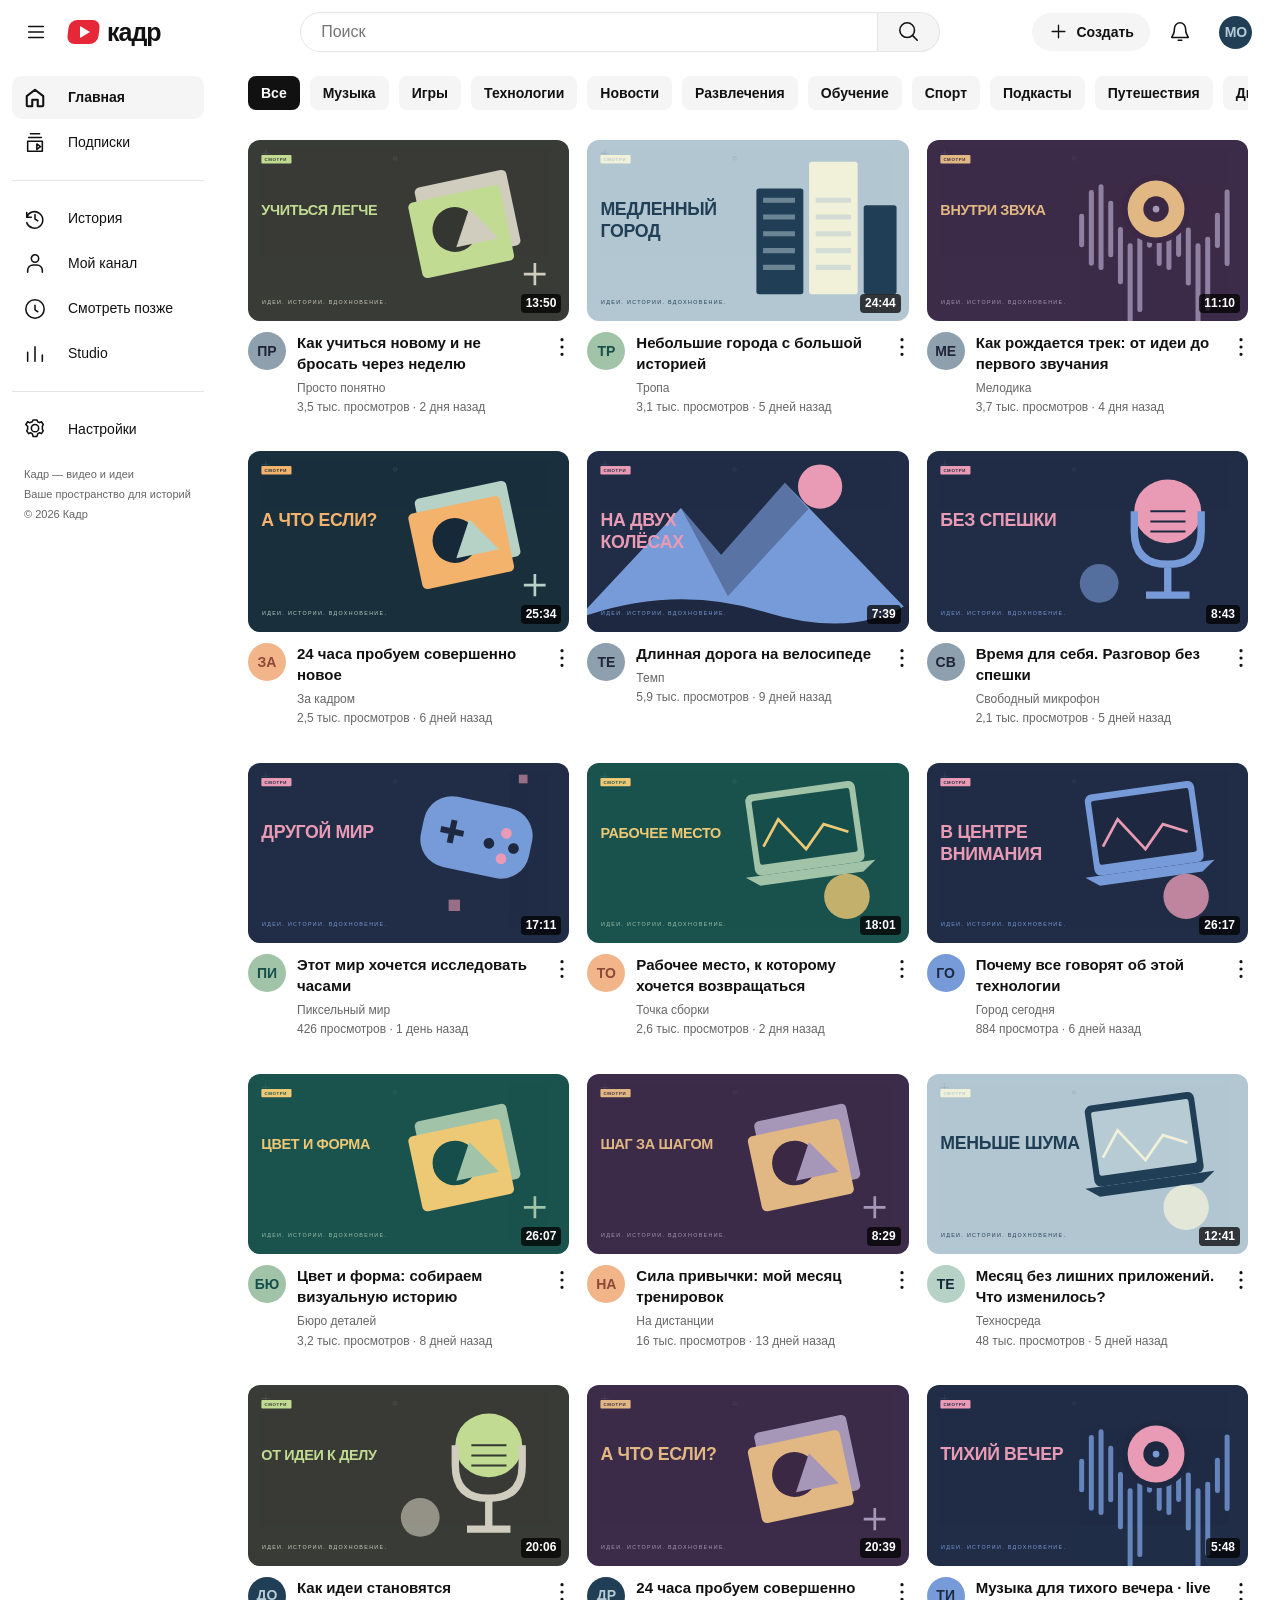
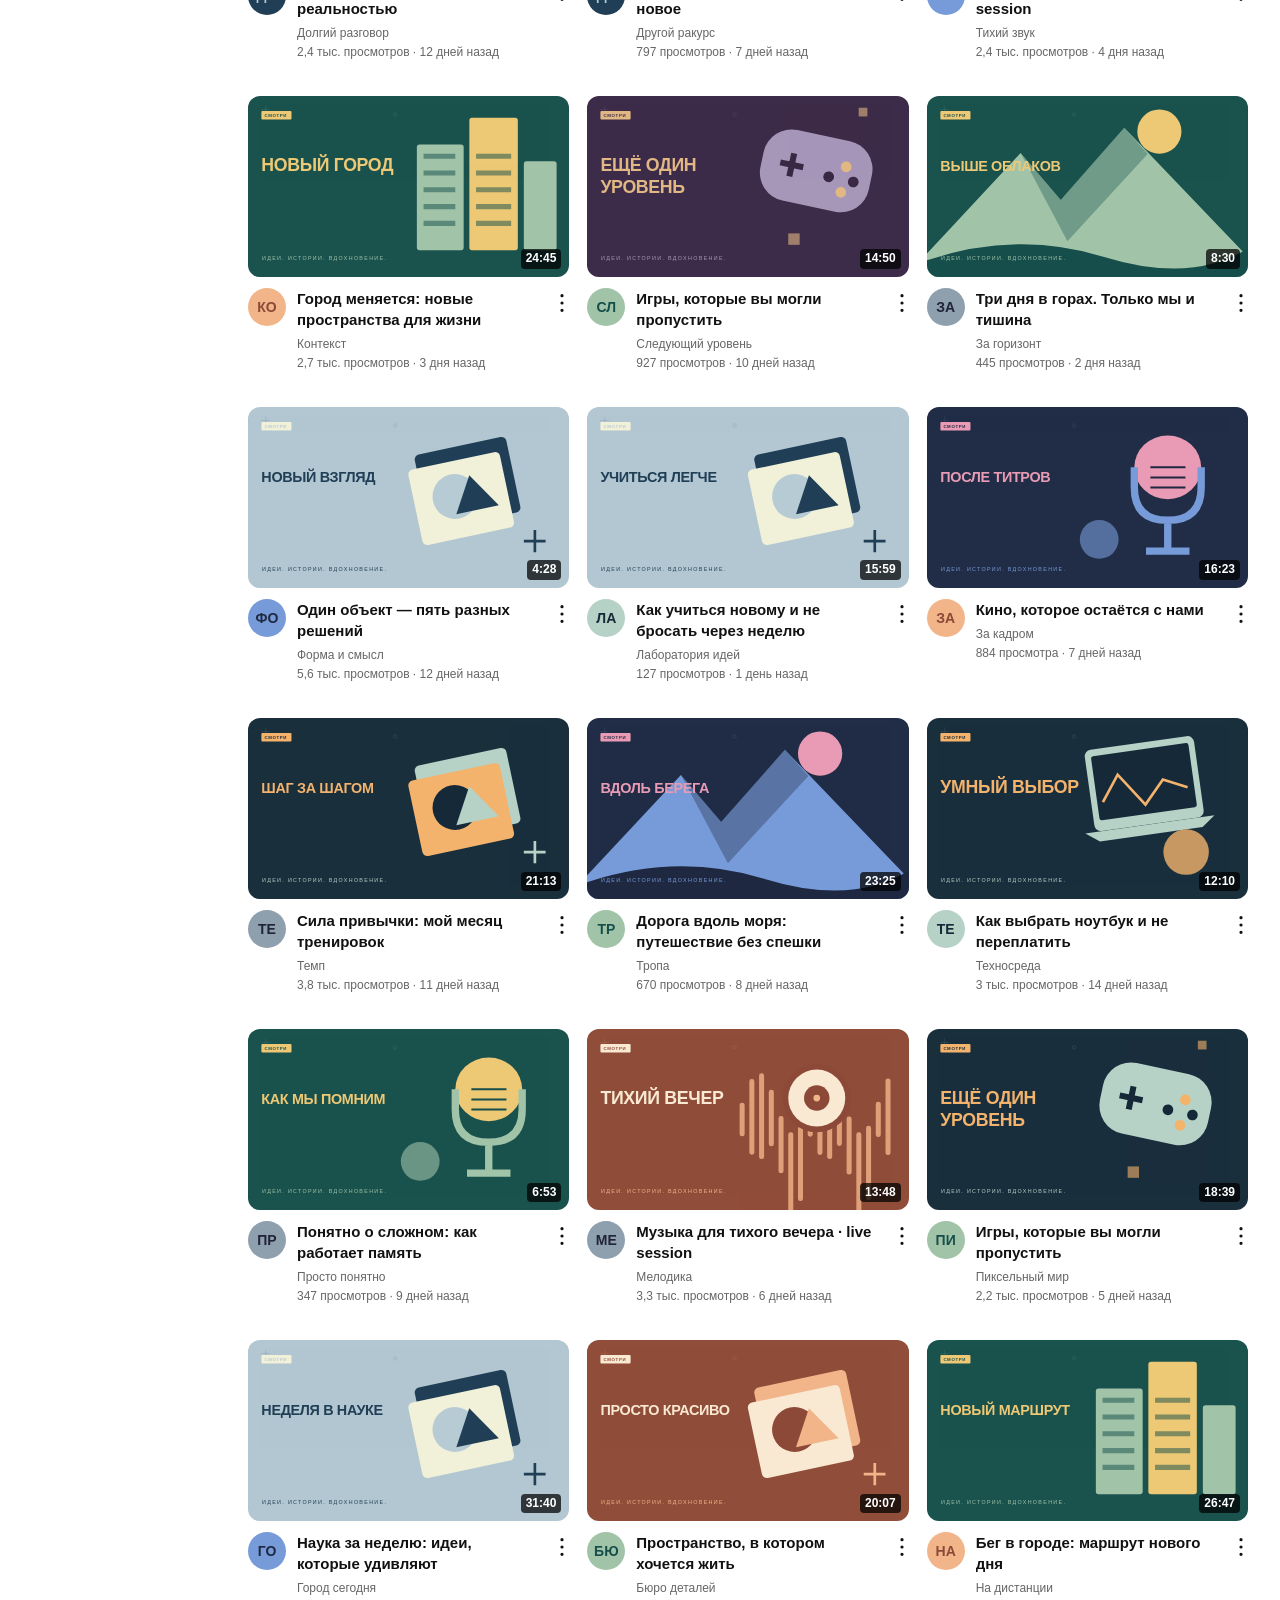
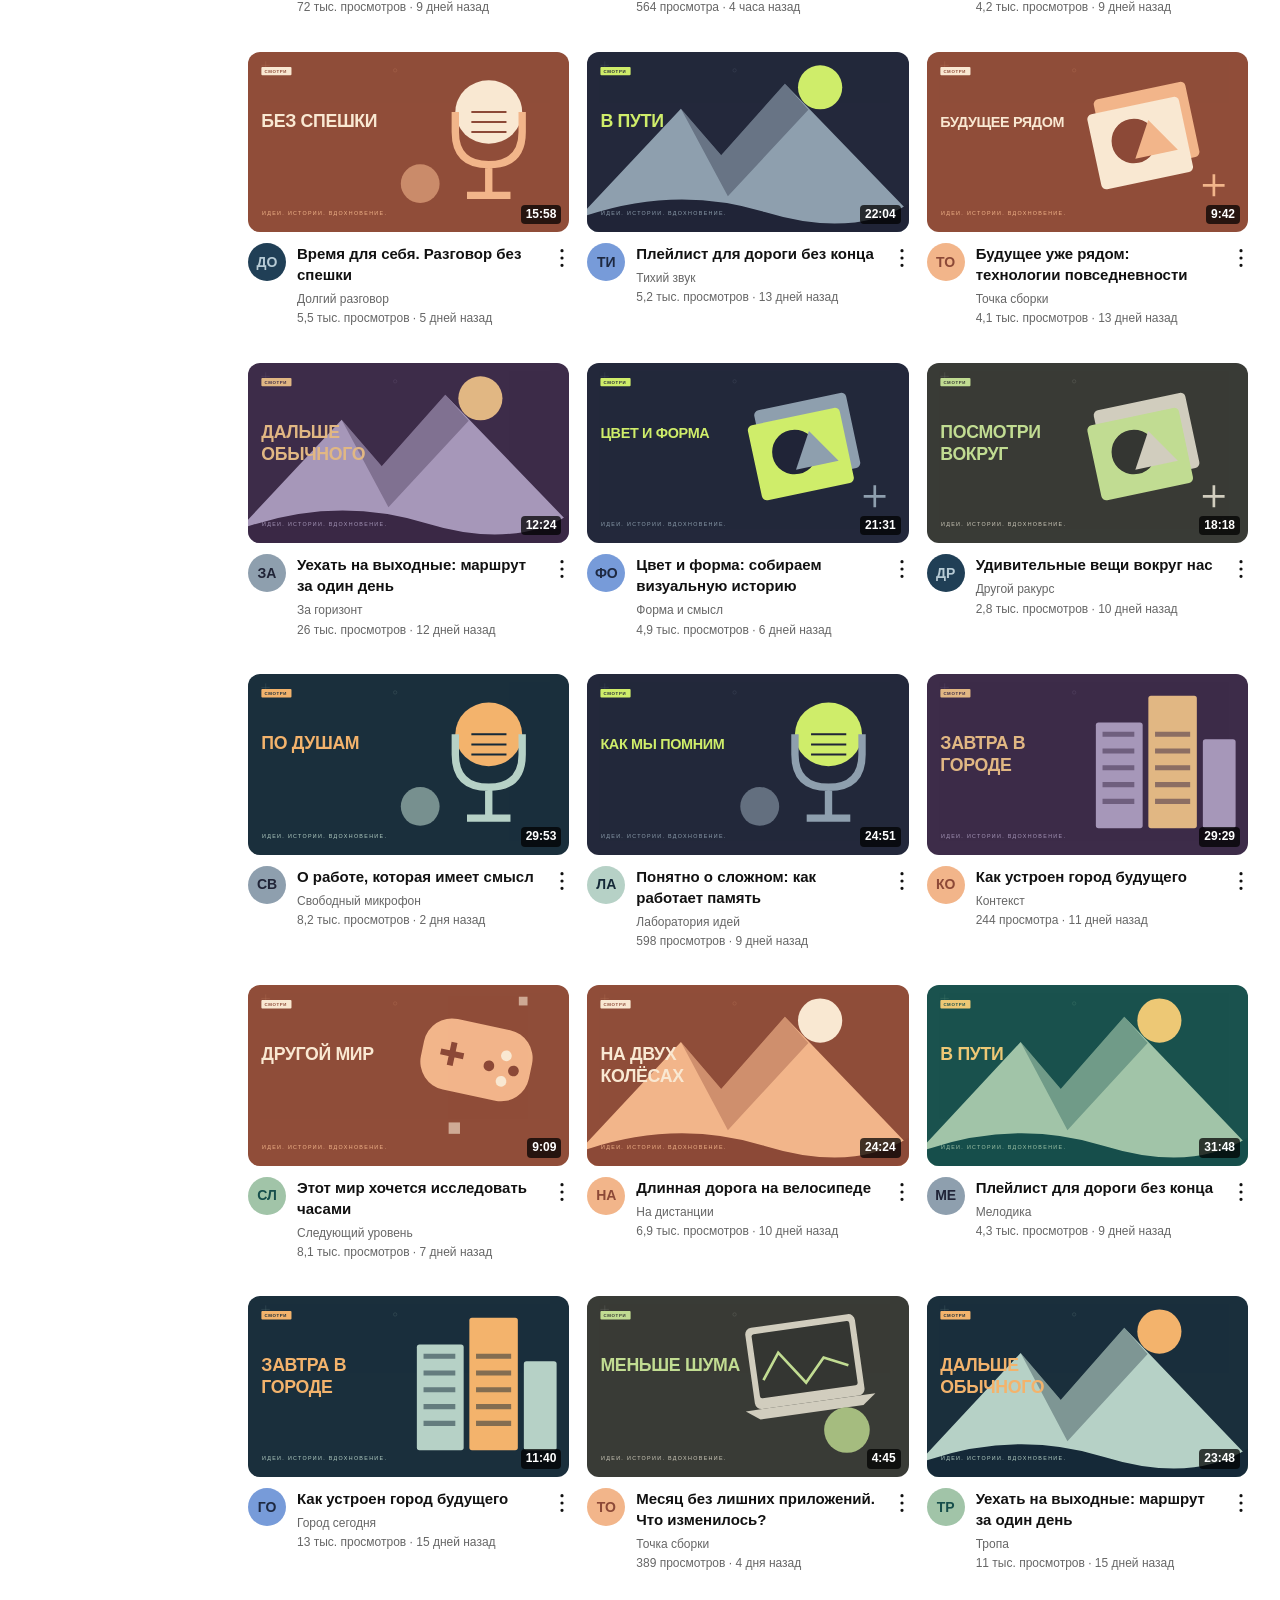
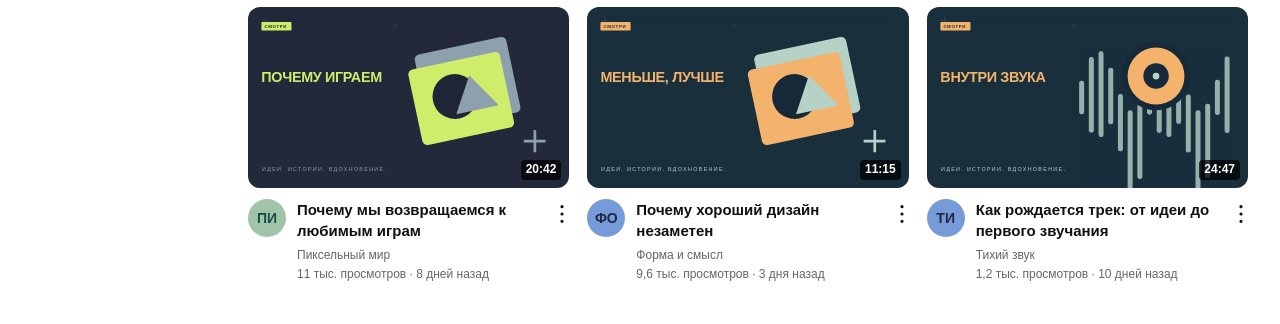
<file: outputs/index.html>
<!doctype html>
<html lang="ru">
<head>
<meta charset="utf-8">
<meta name="viewport" content="width=device-width, initial-scale=1, viewport-fit=cover">
<meta name="color-scheme" content="light dark">
<meta name="description" content="Кадр — видео, идеи и ваши истории.">
<title>Кадр — видео и идеи</title>
<style>
:root{--bg:#fff;--surface:#f5f5f5;--surface-hover:#eaeaea;--text-primary:#111;--text-secondary:#666;--border:#e5e5e5;--accent:#e62737;--blue:#065fd4;--sidebar-width:216px;--header-height:64px;--panel:#fff;--shadow:0 8px 40px #0002;--chart:#2389d7;--radius:12px}

[data-theme=dark]{--bg:#0f0f0f;--surface:#222;--surface-hover:#333;--text-primary:#f1f1f1;--text-secondary:#aaa;--border:#303030;--accent:#ff4757;--blue:#7db5ff;--panel:#191919;--shadow:0 8px 40px #0007;--chart:#56b8ff}

*{box-sizing:border-box}
html{scroll-behavior:smooth}
body{margin:0;background:var(--bg);color:var(--text-primary);font:14px/1.45 -apple-system,BlinkMacSystemFont,"Segoe UI",Arial,sans-serif}
button,input,textarea,select{font:inherit}
button,a,input,select,textarea{-webkit-tap-highlight-color:transparent}
button,a{touch-action:manipulation}
button{cursor:pointer;color:inherit}
button:disabled{cursor:wait;opacity:.6}
a{color:inherit;text-decoration:none}
img{display:block;max-width:100%;object-fit:cover}
button{border:0;background:none}
svg{display:block}
.icon{width:22px;height:22px;fill:none;stroke:currentColor;stroke-width:1.7;stroke-linecap:round;stroke-linejoin:round;flex-shrink:0}
button,a{transition:background .16s,color .16s,transform .16s}
button:focus-visible,a:focus-visible,input:focus-visible,textarea:focus-visible,select:focus-visible{outline:2px solid var(--blue);outline-offset:3px}
h1,h2,h3,p{margin:0}
h1{font-size:27px;letter-spacing:-.6px;line-height:1.3}
h2{font-size:21px;letter-spacing:-.35px}
h3{font-size:16px}
.muted{color:var(--text-secondary)}
.tiny{font-size:12px}
.nowrap{white-space:nowrap}
.divider{border:0;border-top:1px solid var(--border);margin:16px 0}
.icon-btn{height:40px;width:40px;display:inline-flex;align-items:center;justify-content:center;border-radius:50%;flex-shrink:0}
.icon-btn:hover{background:var(--surface-hover)}
.btn{min-height:38px;padding:9px 17px;display:inline-flex;align-items:center;justify-content:center;gap:8px;border-radius:24px;background:var(--surface);font-weight:600;white-space:nowrap}
.btn:hover{background:var(--surface-hover)}
.btn.primary{background:var(--text-primary);color:var(--bg)}
.btn.blue{background:var(--blue);color:var(--bg)}
.btn.outline{border:1px solid var(--border);background:transparent}
.btn.danger{color:var(--accent)}
.btn .icon{width:19px;height:19px}
.btn.selected{background:var(--surface-hover);color:var(--blue)}
.row{display:flex;align-items:center;gap:12px}
.row.wrap{flex-wrap:wrap}
.between{justify-content:space-between}
.gap8{gap:8px}
.stack{display:grid;gap:18px}
.avatar{width:38px;height:38px;border-radius:50%;flex-shrink:0;display:grid;place-items:center;background:#b6c9c1;color:#173b30;font-weight:700;overflow:hidden}
.avatar img{height:100%;width:100%}
.avatar.large{width:120px;height:120px;font-size:40px}
.avatar.medium{width:64px;height:64px;font-size:23px}
.avatar.small{height:30px;width:30px;font-size:11px}
.header{position:fixed;inset:0 0 auto;height:var(--header-height);background:var(--bg);z-index:30;display:flex;align-items:center;justify-content:space-between;padding:0 24px 0 16px;gap:24px}
.brand{display:flex;align-items:center;gap:8px;font-size:25px;letter-spacing:-1px;font-weight:800;white-space:nowrap}
.brandmark{width:31px;height:24px;background:var(--accent);border-radius:8px;transform:skew(-7deg);display:grid;place-items:center}
.brandmark:after{content:"";border-left:10px solid #fff;border-top:6px solid transparent;border-bottom:6px solid transparent;margin-left:3px;transform:skew(7deg)}
.brand small{font-size:12px;letter-spacing:0;font-weight:500;color:var(--text-secondary);align-self:flex-end;margin:0 0 5px 2px}
.header-left{display:flex;align-items:center;gap:12px;min-width:192px}
.search{display:flex;max-width:640px;flex:1;height:40px}
.search input{width:100%;min-width:0;border:1px solid var(--border);border-radius:24px 0 0 24px;background:var(--bg);color:var(--text-primary);padding:0 20px;font-size:16px;box-shadow:inset 0 1px 2px #00000005}
.search button{width:62px;flex-shrink:0;background:var(--surface);border:1px solid var(--border);border-left:0;border-radius:0 24px 24px 0;display:grid;place-items:center}
.search button:hover{background:var(--surface-hover)}
.header-actions{display:flex;align-items:center;gap:10px}
.profile-btn{padding:0;margin-left:6px}
.profile-btn .avatar{width:33px;height:33px}
.create-top{padding-right:16px}
.sidebar{position:fixed;top:var(--header-height);left:0;bottom:0;width:var(--sidebar-width);padding:10px 12px 24px;overflow-y:auto;background:var(--bg);z-index:20;scrollbar-width:thin}
.sidebar-item{height:43px;border-radius:10px;display:flex;align-items:center;gap:22px;padding:0 12px;margin:2px 0;white-space:nowrap}
.sidebar-item:hover{background:var(--surface)}
.sidebar-item.active{background:var(--surface);font-weight:600}
.sidebar-item.active .icon{stroke-width:2.25}
.sidebar-label{padding:12px;font-size:13px;font-weight:600}
.sidebar-foot{padding:12px;font-size:11px;line-height:1.8;color:var(--text-secondary)}
.sidebar-channel{padding:18px 0;text-align:center}
.sidebar-channel .avatar{margin:0 auto 12px}
.sidebar-channel h3{overflow:hidden;text-overflow:ellipsis;padding:0 8px}
.compact{--sidebar-width:76px}
.compact .sidebar-item{height:70px;flex-direction:column;gap:5px;padding:12px 0;font-size:10px}
.compact .sidebar-label,.compact .sidebar-foot,.compact .sidebar .divider,.compact .sidebar-channel,.compact .subscription-links{display:none}
.content{margin-left:var(--sidebar-width);padding:88px 32px 40px;min-height:100vh;max-width:2200px}
.chips{position:sticky;top:64px;padding:12px 0 20px;background:var(--bg);z-index:10;display:flex;gap:10px;overflow-x:auto;scrollbar-width:none;margin-top:-24px;margin-bottom:10px}
.chips::-webkit-scrollbar{display:none}
.chip{border-radius:8px;padding:7px 13px;background:var(--surface);white-space:nowrap;font-weight:600}
.chip:hover{background:var(--surface-hover)}
.chip.active{background:var(--text-primary);color:var(--bg)}
.video-grid{display:grid;grid-template-columns:repeat(3,minmax(0,1fr));gap:34px 18px}
.video-card{min-width:0;position:relative}
.thumb-link{display:block;position:relative;overflow:hidden;border-radius:12px;background:var(--surface);aspect-ratio:16/9}
.thumbnail{width:100%;height:100%;object-fit:cover;transition:transform .25s}
.thumb-link:hover .thumbnail{transform:scale(1.035)}
.thumb-link:after{content:"▶";position:absolute;top:50%;left:50%;transform:translate(-50%,-50%);width:45px;height:45px;display:grid;place-items:center;border-radius:50%;background:#0007;color:white;opacity:0;transition:opacity .2s}
.thumb-link:hover:after{opacity:1}
.duration{position:absolute;bottom:8px;right:8px;padding:1px 5px;font-size:12px;font-weight:600;background:#000b;color:#fff;border-radius:4px}
.fresh{position:absolute;top:9px;left:9px;font-size:10px;text-transform:uppercase;letter-spacing:1px;background:#fff;color:#111;padding:4px 7px;border-radius:4px;font-weight:700}
.card-info{display:flex;align-items:flex-start;gap:11px;padding-top:11px}
.card-copy{min-width:0;flex:1}
.card-title{font-weight:600;font-size:15px;line-height:1.4;display:-webkit-box;-webkit-line-clamp:2;-webkit-box-orient:vertical;overflow:hidden;margin:0 0 5px}
.card-meta{font-size:12px;line-height:1.6;color:var(--text-secondary)}
.card-meta a:hover{color:var(--text-primary)}
.card-more{width:26px;height:30px;margin-right:-6px}
.section-head{display:flex;align-items:center;justify-content:space-between;gap:16px;margin-bottom:24px;flex-wrap:wrap}
.page-copy{margin-bottom:24px;max-width:720px}
.page-copy p{margin-top:8px;color:var(--text-secondary)}
.bottom-nav{display:none}
.empty{display:flex;flex-direction:column;align-items:center;justify-content:center;text-align:center;padding:70px 24px;gap:12px;min-height:290px}
.empty-symbol{background:var(--surface);width:82px;height:82px;border-radius:50%;display:grid;place-items:center;margin-bottom:8px}
.empty-symbol .icon{height:36px;width:36px}
.empty p{color:var(--text-secondary);max-width:400px}
.channel-banner{height:190px;width:100%;border-radius:14px;object-fit:cover;margin-bottom:26px}
.channel-head{display:flex;gap:24px;align-items:center;margin:0 0 28px}
.channel-copy{min-width:0;overflow-wrap:anywhere}
.channel-copy h1{font-size:34px;margin-bottom:8px}
.channel-copy p{margin:9px 0;max-width:800px;white-space:pre-wrap;overflow-wrap:anywhere}
.channel-head .row{margin-top:14px}
.tabs{display:flex;gap:26px;border-bottom:1px solid var(--border);margin-bottom:26px;overflow:auto}
.tab{padding:11px 0 13px;white-space:nowrap;color:var(--text-secondary);font-size:15px;font-weight:600;border-bottom:2px solid transparent}
.tab.active{color:var(--text-primary);border-bottom-color:var(--text-primary)}
.about-panel{max-width:780px}
.about-panel p{white-space:pre-wrap;overflow-wrap:anywhere}
.watch-layout{display:grid;grid-template-columns:minmax(0,1fr) 340px;gap:24px}
.watch-main{min-width:0}
.player{position:relative;aspect-ratio:16/9;background:#000;border-radius:14px;overflow:hidden;color:#fff}
.player>img{width:100%;height:100%;opacity:.85}
.player.playing>img{animation:slowpan 24s ease-in-out infinite alternate;opacity:.92}
.player-center{position:absolute;top:50%;left:50%;transform:translate(-50%,-50%);background:#0008;width:66px;height:66px;border-radius:50%;display:grid;place-items:center;backdrop-filter:blur(3px)}
.player-center .icon{width:30px;height:30px;fill:#fff;stroke:#fff}
.playing .player-center{opacity:0}
.playing:hover .player-center,.playing:focus-within .player-center{opacity:1}
.player-caption{position:absolute;left:24px;top:20px;font-size:11px;letter-spacing:2px;opacity:.7}
.player-controls{position:absolute;bottom:0;left:0;right:0;padding:28px 12px 7px;background:linear-gradient(transparent,#000b)}
.player-controls input[type=range]{accent-color:var(--accent);height:4px;width:100%;cursor:pointer;margin:0}
.player-control-row{display:flex;align-items:center;gap:5px;font-size:12px}
.player-control-row .icon-btn{height:32px;width:32px}
.player-control-row .time{margin-left:4px;flex:1}
.player-control-row input.volume{width:56px;margin-left:3px}
.watch-title{font-size:22px;font-weight:700;line-height:1.35;margin:16px 0 13px;overflow-wrap:anywhere}
.watch-actions{display:flex;align-items:center;justify-content:space-between;gap:12px;flex-wrap:wrap}
.channel-byline{display:flex;gap:11px;align-items:center}
.channel-byline .btn{margin-left:9px}
.channel-byline h3{font-size:14px}
.reactions{display:flex;gap:8px;align-items:center;flex-wrap:wrap}
.reaction-group{display:flex;background:var(--surface);border-radius:24px;overflow:hidden}
.reaction-group .btn{background:none;border-radius:0}
.reaction-group .btn+button{border-left:1px solid var(--border);padding:8px 12px}
.description{background:var(--surface);border-radius:12px;padding:14px;margin-top:18px}
.description p{white-space:pre-wrap;overflow-wrap:anywhere;margin-top:9px}
.description:not(.expanded) p{display:-webkit-box;-webkit-line-clamp:3;-webkit-box-orient:vertical;overflow:hidden}
.text-btn{font-weight:600;padding:10px 0 0}
.comments{margin-top:26px}
.comments h3{margin-bottom:20px}
.comment-form{display:flex;gap:12px;margin:18px 0 24px}
.comment-form input{flex:1;min-width:0;border:0;border-bottom:1px solid var(--border);background:var(--bg);color:var(--text-primary);padding:10px 0}
.comment{display:flex;gap:12px;margin:18px 0}
.comment p{white-space:pre-wrap;overflow-wrap:anywhere;margin-top:3px}
.watch-aside .video-card{display:flex;gap:9px;margin:0 0 15px}
.watch-aside .thumb-link{width:160px;min-width:160px;height:90px;border-radius:9px}
.watch-aside .card-info{padding:0;gap:0;flex:1}
.watch-aside .card-info>a{display:none}
.watch-aside .card-title{font-size:13px;-webkit-line-clamp:2}
.watch-aside .card-more{width:18px}
.watch-aside .card-meta{font-size:11px}
.watch-aside h3{margin-bottom:14px}
.history-list{display:grid;gap:22px;max-width:1040px}
.history-list .video-card{display:flex;gap:20px}
.history-list .thumb-link{width:270px;min-width:270px}
.history-list .card-info{padding-top:6px;flex:1}
.history-list .card-title{font-size:18px}
.history-list .card-info>a{display:none}
.channel-result{display:flex;gap:20px;padding:18px 0;border-bottom:1px solid var(--border);align-items:center}
.channel-result .channel-copy{flex:1}
.channel-result p{margin:5px 0}
.search-heading{margin-bottom:14px}
.studio{background:var(--surface);min-height:100vh}
.studio .content{padding:90px 30px 40px}
.studio .sidebar,.studio .header{background:var(--bg)}
.studio .sidebar-item.active{color:var(--accent);background:var(--surface)}
.studio-page{max-width:1460px;margin:0 auto}
.panel{background:var(--panel);border:1px solid var(--border);border-radius:12px;padding:24px;min-width:0}
.panel h2,.panel h3{margin-bottom:15px}
.stat-grid{display:grid;grid-template-columns:repeat(5,minmax(0,1fr));gap:12px;margin-bottom:24px}
.stat-card{background:var(--panel);border:1px solid var(--border);padding:19px 20px;border-radius:10px;min-width:0}
.stat-card label{display:block;color:var(--text-secondary);font-size:12px;margin-bottom:10px}
.stat-value{font-size:27px;letter-spacing:-.8px;line-height:1.2;overflow-wrap:anywhere;font-variant-numeric:tabular-nums;animation:appear .2s}
.stat-card small{display:block;margin-top:10px;font-size:11px;color:var(--text-secondary)}
.dashboard-grid{display:grid;grid-template-columns:1.15fr 1fr;gap:20px}
.feature-performance{display:grid;grid-template-columns:180px 1fr;gap:18px;align-items:start}
.feature-performance .thumb-link{border-radius:8px}
.metric-list{display:grid;gap:12px}
.metric-line{display:flex;justify-content:space-between;gap:12px;border-bottom:1px solid var(--border);padding:0 0 10px}
.metric-line:last-child{border:0;padding:0}
.metric-line span{color:var(--text-secondary)}
.metric-line strong{font-weight:600}
.callout{border:1px solid var(--border);border-radius:10px;padding:18px;background:var(--surface);margin-top:20px}
.callout p{color:var(--text-secondary);margin:8px 0 14px}
.analytics-layout{display:grid;grid-template-columns:minmax(0,1fr) 290px;gap:20px}
.chart-wrap{position:relative}
.chart-svg{width:100%;height:245px;overflow:visible}
.chart-grid{stroke:var(--border);stroke-width:1}
.chart-label{fill:var(--text-secondary);font-size:11px}
.chart-tooltip{position:absolute;pointer-events:none;background:var(--text-primary);color:var(--bg);font-size:12px;padding:7px 10px;border-radius:6px;box-shadow:var(--shadow);white-space:nowrap;transform:translate(-50%,-110%);z-index:5;display:none}
.bars{display:flex;align-items:flex-end;gap:3px;height:86px;margin:24px 0 8px}
.bar{flex:1;min-width:0;background:var(--chart);border-radius:2px 2px 0 0;opacity:.8}
.bar:hover{opacity:1}
.realtime-dot{width:7px;height:7px;border-radius:50%;background:var(--chart);display:inline-block;margin-right:5px}
.rt-number{font-size:28px;margin-top:22px}
.top-video{display:flex;justify-content:space-between;align-items:center;gap:10px;padding:11px 0;border-bottom:1px solid var(--border);font-size:12px}
.top-video a{overflow:hidden;display:-webkit-box;-webkit-line-clamp:2;-webkit-box-orient:vertical;max-width:80%}
.traffic-list{display:grid;gap:16px}
.traffic-track{height:5px;border-radius:4px;background:var(--surface);margin-top:7px;overflow:hidden}
.traffic-fill{height:100%;background:var(--chart);border-radius:4px}
.below-analytics{display:grid;grid-template-columns:1fr 1fr;gap:20px;margin-top:20px}
.content-table{width:100%;border-collapse:collapse;font-size:12px}
.content-table th{text-align:left;color:var(--text-secondary);font-weight:500;padding:15px 12px;border-bottom:1px solid var(--border)}
.content-table td{padding:16px 12px;border-bottom:1px solid var(--border);vertical-align:middle}
.content-table tr:hover td{background:var(--surface)}
.table-video{display:flex;gap:14px;align-items:center;max-width:420px}
.table-video img{width:110px;height:62px;border-radius:6px;flex-shrink:0}
.table-video strong{font-size:13px;display:-webkit-box;-webkit-line-clamp:2;-webkit-box-orient:vertical;overflow:hidden}
.table-video .row{margin-top:5px}
.table-video .icon-btn{width:28px;height:28px}
.table-panel{padding:0;overflow:hidden}
.badge{display:inline-flex;padding:4px 8px;background:var(--surface);border-radius:5px;white-space:nowrap;font-size:11px}
.badge.public{color:#168449}
.select{min-height:38px;border:1px solid var(--border);background:var(--panel);color:var(--text-primary);padding:7px 12px;border-radius:8px;max-width:100%}
.form-grid{display:grid;grid-template-columns:minmax(0,1fr) 330px;gap:26px}
.field{display:grid;gap:7px;margin-bottom:18px;min-width:0}
.field label{font-size:12px;font-weight:600}
.input{width:100%;border:1px solid var(--border);border-radius:8px;background:var(--panel);color:var(--text-primary);padding:12px;min-width:0;resize:vertical}
.input:focus{border-color:var(--blue)}
textarea.input{min-height:115px}
.field small{font-size:11px;color:var(--text-secondary)}
.form-row{display:grid;grid-template-columns:1fr 1fr;gap:14px}
.upload-preview{aspect-ratio:16/9;border:1px dashed var(--border);border-radius:10px;overflow:hidden;background:var(--surface);display:grid;place-items:center;margin-bottom:12px}
.upload-preview img{width:100%;height:100%}
.upload-label{display:inline-flex;gap:8px;cursor:pointer;align-items:center;justify-content:center;font-weight:600}
.file-input{position:absolute;width:1px;height:1px;opacity:0;overflow:hidden}
.upload-label:focus-within{outline:2px solid var(--blue);outline-offset:3px}
.upload-tile{display:flex;flex-direction:column;align-items:center;text-align:center;padding:22px;gap:10px}
.upload-tile .icon{width:32px;height:32px}
.preview-banner{height:145px;width:100%;object-fit:cover;border-radius:9px}
.image-setting{display:flex;align-items:center;gap:24px;border-bottom:1px solid var(--border);padding-bottom:22px;margin-bottom:22px}
.image-setting .copy{flex:1}
.image-setting p{font-size:12px;color:var(--text-secondary);margin:7px 0 12px}
.customization{max-width:960px}
.customization .panel{margin-top:20px}
.settings-row{display:flex;align-items:center;justify-content:space-between;gap:15px;padding:20px 0;border-bottom:1px solid var(--border)}
.settings-row p{font-size:12px;color:var(--text-secondary);margin-top:5px}
.settings-row:last-child{border:0}
.dropdown{position:fixed;z-index:65;background:var(--panel);border:1px solid var(--border);border-radius:12px;padding:8px;box-shadow:var(--shadow);width:256px;max-width:calc(100vw - 24px)}
.dropdown-item{width:100%;text-align:left;padding:11px 12px;border-radius:7px;display:flex;gap:12px;align-items:center;line-height:1.3;font-size:13px}
.dropdown-item:hover{background:var(--surface)}
.dropdown-heading{padding:10px 12px;border-bottom:1px solid var(--border);margin-bottom:6px}
.dropdown-heading p{font-size:12px;color:var(--text-secondary);margin-top:3px}
.modal-backdrop{position:fixed;inset:0;background:#0007;z-index:70;display:flex;align-items:center;justify-content:center;padding:24px;backdrop-filter:blur(2px)}
.modal{max-width:860px;width:100%;max-height:calc(100dvh - 48px);display:flex;flex-direction:column;border-radius:16px;background:var(--panel);box-shadow:var(--shadow);animation:modalIn .18s ease}
.modal.small{max-width:480px}
.modal-header{padding:20px 24px;border-bottom:1px solid var(--border);display:flex;justify-content:space-between;align-items:center;gap:16px}
.modal-header h2{font-size:21px}
.modal-body{overflow-y:auto;padding:24px;overscroll-behavior:contain}
.modal-footer{display:flex;justify-content:flex-end;gap:10px;padding:16px 24px;border-top:1px solid var(--border)}
.modal .form-grid{grid-template-columns:minmax(0,1fr) 260px}
.toast-container{position:fixed;bottom:24px;left:calc(var(--sidebar-width) + 24px);z-index:100;display:grid;gap:8px;pointer-events:none;max-width:calc(100vw - 48px)}
.toast{background:var(--text-primary);color:var(--bg);padding:13px 22px;border-radius:9px;box-shadow:var(--shadow);font-size:13px;animation:appear .18s;pointer-events:auto}
.notice{padding:12px 16px;background:var(--surface);border-radius:9px;font-size:12px;color:var(--text-secondary);margin-bottom:18px}
.form-error{color:var(--accent);font-size:13px;margin-top:10px}
.progress{height:4px;background:var(--surface);overflow:hidden;border-radius:4px;margin-top:16px}
.progress span{display:block;height:100%;background:var(--blue);animation:progress 1.4s ease forwards}
.debug{position:fixed;bottom:15px;right:15px;background:#141d23;color:#85f4b3;padding:16px;z-index:60;border-radius:8px;white-space:pre;font:11px/1.8 monospace;max-width:calc(100vw - 30px)}
.skeleton{background:linear-gradient(100deg,var(--surface) 20%,var(--surface-hover) 50%,var(--surface) 80%);background-size:200% 100%;animation:shimmer 1s infinite}
.skeleton-card{aspect-ratio:16/11;border-radius:12px}
.storage-error{position:fixed;top:64px;left:0;right:0;background:#ffe6e6;color:#9a1522;padding:10px 18px;text-align:center;z-index:68;font-size:12px}
.mobile-search-toggle{display:none}
.search-mobile-close{display:none}
.player:fullscreen{border-radius:0;width:100%;height:100%;aspect-ratio:auto}
.player:fullscreen>img{object-fit:contain}
.player.fullscreen-fallback{position:fixed;inset:0;width:100vw;height:100dvh;z-index:100;border-radius:0;aspect-ratio:auto}
.player.fullscreen-fallback>img{object-fit:contain}
.phase-pill{color:var(--blue);font-size:11px}
.readable{max-width:760px;line-height:1.7}
.studio-actions{display:flex;gap:10px;align-items:center;flex-wrap:wrap}
.live{font-size:11px;color:var(--text-secondary);display:flex;align-items:center;gap:6px}
.live:before{content:"";width:6px;height:6px;border-radius:50%;background:#25a15e}
.error-page{margin:50px auto;text-align:center;max-width:500px}
.nowrap-ellipsis{overflow:hidden;text-overflow:ellipsis;white-space:nowrap}
.hidden{display:none!important}
body.modal-open{overflow:hidden}
button[aria-pressed=true] .icon{fill:currentColor}
input[type=range]{accent-color:var(--accent)}
.intro-card{background:var(--panel);border:1px solid var(--border);padding:28px;border-radius:12px}
.intro-card h2{margin:16px 0 10px}
.intro-art{height:125px;background:var(--surface);border-radius:8px;display:grid;place-items:center;position:relative;overflow:hidden}
.intro-art .icon{width:55px;height:55px;color:var(--accent)}
.intro-art:before,.intro-art:after{content:"";position:absolute;width:130px;height:130px;border:1px solid var(--border);border-radius:50%;left:-30px;top:-45px}
.intro-art:after{left:auto;top:auto;right:-25px;bottom:-60px}
.chart-period-copy{font-size:12px;color:var(--text-secondary);margin-bottom:18px}

@keyframes appear{from{opacity:.45;transform:translateY(3px)}
to{opacity:1;transform:none}
}
@keyframes modalIn{from{opacity:0;transform:translateY(10px) scale(.98)}
to{opacity:1;transform:none}
}
@keyframes progress{from{width:0}
to{width:100%}
}
@keyframes shimmer{to{background-position:-200% 0}
}
@keyframes slowpan{from{transform:scale(1)}
to{transform:scale(1.08)}
}
@media(min-width:1850px){.video-grid{grid-template-columns:repeat(4,minmax(0,1fr))}
}

@media(max-width:1200px){:root{--sidebar-width:76px}
.sidebar-item{height:70px;flex-direction:column;gap:5px;padding:12px 0;font-size:10px}
.sidebar-label,.sidebar-foot,.sidebar .divider,.sidebar-channel,.subscription-links{display:none}
.content{padding-left:24px;padding-right:24px}
.video-grid{grid-template-columns:repeat(3,minmax(0,1fr));gap:28px 16px}
.watch-layout{grid-template-columns:minmax(0,1fr) 290px;gap:18px}
.watch-aside .thumb-link{width:130px;min-width:130px;height:74px}
.stat-card{padding:16px 13px}
.stat-value{font-size:23px}
.analytics-layout{grid-template-columns:minmax(0,1fr) 250px}
.table-video img{width:85px;height:48px}
.content-table th,.content-table td{padding:13px 8px}
.header-left{min-width:155px}
.header{gap:18px}
.studio .content{padding-left:24px;padding-right:24px}
}

@media(max-width:950px){.video-grid{grid-template-columns:repeat(2,minmax(0,1fr))}
.watch-layout{grid-template-columns:1fr}
.watch-aside{display:grid;grid-template-columns:1fr 1fr;gap:0 18px}
.watch-aside h3{grid-column:1/-1}
.watch-aside .video-card{display:block}
.watch-aside .thumb-link{width:100%;height:auto;aspect-ratio:16/9}
.watch-aside .card-info{padding-top:10px}
.watch-aside .card-title{font-size:14px}
.watch-aside .card-meta{font-size:12px}
.dashboard-grid{grid-template-columns:1fr}
.analytics-layout{grid-template-columns:1fr}
.realtime-panel .bars{height:95px}
.stat-grid{grid-template-columns:repeat(3,minmax(0,1fr))}
.below-analytics{grid-template-columns:1fr}
.form-grid{grid-template-columns:1fr 260px}
.header-left{min-width:145px}
.header{gap:12px;padding-right:16px}
.content-table th:nth-child(3),.content-table td:nth-child(3){display:none}
.feature-performance{grid-template-columns:220px 1fr}
}

@media(max-width:700px){:root{--sidebar-width:0px;--header-height:58px}
.header{height:58px;padding:0 14px;gap:8px}
.header-left{min-width:0;gap:0}
.header-left>.icon-btn{display:none}
.brand{font-size:24px}
.brandmark{width:28px;height:23px}
.header-actions{gap:2px}
.create-top{height:36px;width:36px;padding:0;background:none}
.create-top span{display:none}
.header-actions .icon-btn{width:36px;height:36px}
.profile-btn{margin-left:3px}
.header-actions .profile-btn .avatar{width:29px;height:29px}
.mobile-search-toggle{display:inline-flex}
.header>.search{display:none}
.header.search-open>.search{display:flex;position:absolute;left:14px;right:54px;max-width:none;background:var(--bg);z-index:2}
.header.search-open .header-left,.header.search-open .header-actions{visibility:hidden}
.search-mobile-close{position:absolute;right:8px;display:none}
.header.search-open .search-mobile-close{display:inline-flex}
.search input{font-size:14px}
.sidebar{display:none}
.content,.studio .content{margin-left:0;padding:78px 16px 90px}
.chips{top:58px;margin-top:-20px;padding:11px 0 14px;margin-bottom:5px;gap:8px}
.chip{font-size:12px;padding:7px 12px}
.video-grid{grid-template-columns:1fr;gap:25px}
.card-title{font-size:15px}
.card-meta{font-size:12px}
.thumb-link{border-radius:10px}
.bottom-nav{display:flex;position:fixed;bottom:0;left:0;right:0;z-index:35;background:var(--bg);border-top:1px solid var(--border);padding:5px 4px calc(5px + env(safe-area-inset-bottom));height:calc(61px + env(safe-area-inset-bottom));justify-content:space-around}
.bottom-item{display:flex;align-items:center;justify-content:center;flex-direction:column;gap:3px;font-size:10px;min-width:54px;color:var(--text-secondary)}
.bottom-item.active{color:var(--text-primary);font-weight:600}
.bottom-item .icon{width:22px;height:22px}
.bottom-item.active .icon{stroke-width:2.4}
.channel-banner{height:105px;border-radius:9px;margin-bottom:18px}
.channel-head{align-items:flex-start;gap:14px;margin-bottom:20px}
.channel-head .avatar.large{height:72px;width:72px;font-size:25px}
.channel-copy h1{font-size:23px;margin:0 0 5px}
.channel-copy .muted{font-size:12px}
.channel-copy p{font-size:12px;margin:7px 0}
.channel-head .row{gap:7px}
.channel-head .btn{font-size:11px;padding:8px 11px}
.tabs{gap:23px;margin-bottom:20px}
.tab{font-size:14px}
.watch-layout{display:block}
.player{border-radius:10px}
.watch-title{font-size:18px;margin-top:14px}
.watch-actions{gap:15px}
.channel-byline{gap:8px;width:100%}
.channel-byline .btn{margin-left:auto;font-size:12px;padding:9px 13px}
.reactions{gap:7px}
.reactions .btn{font-size:12px;padding:8px 12px}
.reactions .icon-btn{width:36px;height:36px}
.watch-aside{display:block;margin-top:28px}
.watch-aside .video-card{margin-bottom:23px}
.watch-aside .thumb-link{width:100%;height:auto}
.watch-aside .card-info{padding-top:9px}
.watch-aside .card-title{font-size:15px}
.watch-aside .card-meta{font-size:12px}
.description{font-size:12px;padding:12px}
.comments{margin-top:22px}
.comment-form{gap:8px}
.comment-form .btn{width:38px;padding:0;font-size:0}
.comment-form .btn .icon{width:18px}
.history-list .video-card{gap:12px}
.history-list .thumb-link{width:140px;min-width:140px;height:79px}
.history-list .card-title{font-size:13px}
.history-list .card-meta{font-size:11px}
.history-list .card-info{padding:0;min-width:0}
.section-head{margin-bottom:20px;gap:12px}
.section-head h1{font-size:24px}
.stat-grid{grid-template-columns:repeat(2,minmax(0,1fr));gap:10px;margin-bottom:18px}
.stat-card{padding:16px}
.stat-value{font-size:24px}
.stat-card:last-child{grid-column:1/-1}
.stat-card small{font-size:10px}
.panel{padding:18px}
.dashboard-grid,.analytics-layout,.below-analytics{gap:16px}
.feature-performance{grid-template-columns:1fr}
.feature-performance .thumb-link{max-width:none}
.table-panel{padding:0;background:transparent;border:0}
.content-table,.content-table tbody{display:block}
.content-table thead{display:none}
.content-table tr{display:grid;grid-template-columns:repeat(3,1fr);background:var(--panel);border:1px solid var(--border);border-radius:11px;margin-bottom:12px;padding:12px;gap:6px}
.content-table td{display:block;padding:6px 0;border:0;font-size:11px;overflow-wrap:anywhere}
.content-table td:first-child{grid-column:1/-1;padding:0 0 5px}
.content-table td:nth-child(3){display:none}
.content-table td[data-label]:before{content:attr(data-label);display:block;color:var(--text-secondary);font-size:10px;margin-bottom:4px}
.table-video{max-width:none;gap:10px}
.table-video img{width:110px;height:62px}
.table-video strong{font-size:13px}
.content-table tr:hover td{background:none}
.form-grid,.modal .form-grid{grid-template-columns:1fr}
.form-grid>.upload-column{grid-row:1}
.form-row{gap:10px}
.input{padding:10px}
.modal-backdrop{padding:0;align-items:flex-end}
.modal{max-height:95dvh;border-radius:16px 16px 0 0}
.modal.small{max-width:none}
.modal-header{padding:14px 18px}
.modal-header h2{font-size:18px}
.modal-body{padding:18px}
.modal-footer{padding:14px 18px}
.modal .upload-preview{max-width:320px;margin-left:auto;margin-right:auto}
.modal .upload-column{border-bottom:1px solid var(--border);padding-bottom:18px}
.image-setting{gap:16px;align-items:flex-start}
.image-setting .avatar.large{height:75px;width:75px;font-size:25px}
.preview-banner{height:100px}
.settings-row{align-items:flex-start}
.settings-row .select{font-size:12px;padding:8px;min-width:95px}
.settings-row .btn{font-size:11px;padding:9px 11px}
.toast-container{bottom:77px;left:16px;right:16px;max-width:none}
.toast{font-size:12px}
.dropdown{right:12px!important;left:auto!important;max-height:calc(100dvh - 90px);overflow:auto}
.channel-result{gap:12px;align-items:flex-start}
.channel-result .avatar.medium{width:50px;height:50px;font-size:20px}
.channel-result .btn{padding:8px 10px;font-size:11px}
.channel-result h3{font-size:14px}
.channel-result p{font-size:11px}
.chart-svg{height:215px}
.chart-tooltip{font-size:10px}
.debug{bottom:75px;right:12px}
.page-copy p{font-size:13px}
.intro-card{padding:20px}
.header .search{height:38px}
.header .search button{width:46px}
.notification-panel{max-height:65dvh;overflow:auto}
.player-controls{padding-top:18px}
.player-caption{font-size:8px;top:12px;left:15px}
.player-center{height:52px;width:52px}
.live{font-size:10px}
}

@media(min-width:431px) and (max-width:700px){.video-grid{grid-template-columns:repeat(2,minmax(0,1fr))}
.card-info{gap:8px}
.card-info .avatar{width:29px;height:29px}
.card-title{font-size:13px}
.card-meta{font-size:11px}
.card-more{width:20px}
}

@media(prefers-reduced-motion:reduce){*,*:before,*:after{animation:none!important;transition:none!important;scroll-behavior:auto!important}
}

</style>
</head>
<body>
<div id="app"></div><div id="dropdown-root"></div><div id="modal-root"></div><div class="toast-container" id="toasts" role="status" aria-live="polite"></div><div id="storage-notice"></div><div id="debug-root"></div>
<script>
'use strict';
(()=>{
// CONFIG / UTILS
const CONFIG={key:'kadr.local.v1',version:1,timeScale:120,offlineCap:30*864e5,historyLimit:200};
const CATEGORIES=['Музыка','Игры','Технологии','Новости','Развлечения','Обучение','Спорт','Подкасты','Путешествия','Дизайн'];
const CATEGORY_SETTINGS={Музыка:[.7,.82,.55],Игры:[.8,.45,.9],Технологии:[.72,.65,.72],Новости:[.9,.12,.7],Развлечения:[.9,.42,.68],Обучение:[.6,.95,.5],Спорт:[.72,.55,.67],Подкасты:[.6,.72,.6],Путешествия:[.65,.85,.55],Дизайн:[.6,.9,.6]};
const SOURCE_NAMES=['Главная','Рекомендованные видео','Поиск','Страницы каналов','Подписки','Внешние источники'];
const $=(s,r=document)=>r.querySelector(s), $$=(s,r=document)=>Array.from(r.querySelectorAll(s));
const esc=s=>String(s??'').replace(/[&<>"']/g,c=>({'&':'&amp;','<':'&lt;','>':'&gt;','"':'&quot;',"'":'&#39;'}[c]));
const clamp=(x,a=0,b=1)=>Math.min(b,Math.max(a,x));
const num=n=>Math.floor(Math.max(0,n||0));
const exact=n=>num(n).toLocaleString('ru-RU');
function formatNumber(n){n=num(n);return n>=1e6?(n/1e6).toLocaleString('ru-RU',{maximumFractionDigits:1})+' млн':n>=1e3?(n/1e3).toLocaleString('ru-RU',{maximumFractionDigits:n<1e4?1:0})+' тыс.':exact(n)}
const plural=(n,one,few,many)=>n%10===1&&n%100!==11?one:n%10>=2&&n%10<=4&&(n%100<12||n%100>14)?few:many;
const formatViews=n=>formatNumber(n)+' '+(n>=1000?'просмотров':plural(num(n),'просмотр','просмотра','просмотров'));
const formatSubscribers=n=>formatNumber(n)+' '+(n>=1000?'подписчиков':plural(num(n),'подписчик','подписчика','подписчиков'));
function formatDuration(n){n=num(n);return n>=3600?num(n/3600)+':'+String(num(n/60)%60).padStart(2,'0')+':'+String(n%60).padStart(2,'0'):num(n/60)+':'+String(n%60).padStart(2,'0')}
function formatRelativeTime(t){const d=Math.max(0,(state.simulation.now-t)/1000);if(d<60)return 'только что';const units=d<3600?[num(d/60),'минуту','минуты','минут']:d<86400?[num(d/3600),'час','часа','часов']:d<2592000?[num(d/86400),'день','дня','дней']:d<31536e3?[num(d/2592000),'месяц','месяца','месяцев']:[num(d/31536e3),'год','года','лет'];return units[0]+' '+plural(...units)+' назад'}
const date=t=>new Date(t).toLocaleDateString('ru-RU',{day:'numeric',month:'short',year:'numeric'});
const pct=n=>(clamp(n)*100).toLocaleString('ru-RU',{maximumFractionDigits:1})+' %';
const uid=p=>p+'-'+(globalThis.crypto?.randomUUID?.()||Date.now().toString(36)+'-'+Math.random().toString(36).slice(2));
function hash(s){let h=2166136261;for(const c of String(s))h=Math.imul(h^c.charCodeAt(0),16777619);return h>>>0}
function rng(seed){let a=seed>>>0;return()=>{a+=0x6D2B79F5;let t=a;t=Math.imul(t^t>>>15,t|1);t^=t+Math.imul(t^t>>>7,t|61);return((t^t>>>14)>>>0)/4294967296}}
const seeded=(seed,k)=>rng(hash(seed+':'+k))();
function normal(r){return Math.sqrt(-2*Math.log(Math.max(.0001,r())))*Math.cos(2*Math.PI*r())}
const sleep=ms=>new Promise(r=>setTimeout(r,ms));
const paths={home:'M3 10 12 3l9 7v10a1 1 0 0 1-1 1h-5v-7H9v7H4a1 1 0 0 1-1-1Z',menu:'M4 6h16M4 12h16M4 18h16',search:'M21 21l-5-5M18 10a8 8 0 1 1-16 0 8 8 0 0 1 16 0',create:'M12 4v16M4 12h16',bell:'M18 8a6 6 0 0 0-12 0c0 8-3 8-3 10h18c0-2-3-2-3-10M10 21h4',like:'M7 10v11H3V10Zm0 0 5-7c2 0 2 2 1 6h6a2 2 0 0 1 2 2l-2 8a2 2 0 0 1-2 2H7',dislike:'M7 14V3H3v11Zm0 0 5 7c2 0 2-2 1-6h6a2 2 0 0 0 2-2l-2-8a2 2 0 0 0-2-2H7',share:'m14 3 8 8-8 8v-5c-7 0-10 3-12 7 0-9 5-14 12-14Z',more:'M12 4h.01M12 12h.01M12 20h.01',play:'m8 4 12 8-12 8Z',pause:'M8 4v16M16 4v16',volume:'m3 9 4 0 5-5v16l-5-5H3ZM16 8a6 6 0 0 1 0 8M19 5a10 10 0 0 1 0 14',mute:'m3 9 4 0 5-5v16l-5-5H3ZM17 9l5 6M22 9l-5 6',fullscreen:'M8 3H3v5M16 3h5v5M21 16v5h-5M3 16v5h5',analytics:'M4 20V10M12 20V4M20 20v-7',content:'M4 3h16v18H4ZM9 8l7 4-7 4Z',channel:'M20 21v-2a6 6 0 0 0-6-6h-4a6 6 0 0 0-6 6v2M16 6a4 4 0 1 1-8 0 4 4 0 0 1 8 0',history:'M3 5v5h5M3 10a9 9 0 1 1 0 6M12 7v5l3 2',subscriptions:'M4 10h16v11H4ZM7 2h10M5 6h14m-5 7 4 3-4 3Z',settings:'m9 3 1-2h4l1 2 2 1 2-1 2 3-1 2v3l1 2-2 3-2-1-2 1-1 3h-4l-1-3-2-1-2 1-2-3 1-2V8L2 6l2-3 2 1ZM16 10a4 4 0 1 1-8 0 4 4 0 0 1 8 0',back:'m14 5-7 7 7 7',close:'M6 6l12 12M18 6 6 18',edit:'m14 4 6 6-11 11H3v-6ZM16 2l6 6',delete:'M3 6h18M9 6V3h6v3M5 6l1 15h12l1-15M10 10v7M14 10v7',clock:'M12 8v5l3 2M22 12a10 10 0 1 1-20 0 10 10 0 0 1 20 0',sun:'M12 2v2M12 20v2M2 12h2M20 12h2M5 5l2 2M17 17l2 2M5 19l2-2M17 7l2-2M17 12a5 5 0 1 1-10 0 5 5 0 0 1 10 0',check:'m4 12 5 5L20 6',upload:'M12 16V3m-5 5 5-5 5 5M3 15v6h18v-6',image:'M3 3h18v18H3Zm0 14 6-6 5 5 3-3 4 4M16 7h.01',sort:'M4 6h16M7 12h10M10 18h4',external:'M14 3h7v7M21 3 11 13M10 3H3v18h18v-7',info:'M12 11v6M12 7h.01M22 12a10 10 0 1 1-20 0 10 10 0 0 1 20 0'};
function icon(n){return `<svg class="icon" viewBox="0 0 24 24" aria-hidden="true"><path d="${paths[n]||paths.play}"${n==='more'?' stroke-width="3.5"':''}/></svg>`}
function ib(action,label,i,attrs=''){const match=attrs.match(/class="([^"]*)"/);const cls=match?match[1]:'icon-btn';attrs=attrs.replace(/class="[^"]*"/,'');return `<button type="button" class="${cls}" data-action="${action}" aria-label="${esc(label)}" title="${esc(label)}" ${attrs}>${icon(i)}</button>`}
const btn=(action,label,i='',cls='',attrs='')=>`<button ${/type=/.test(attrs)?'':'type="button"'} class="btn ${cls}" data-action="${action}" ${attrs}>${i?icon(i):''}${esc(label)}</button>`;
const link=(route,label,i='',cls='btn')=>`<a href="#/${route}" class="${cls}">${i?icon(i):''}${esc(label)}</a>`;
let state,saveTimer=null,storageFailed=false,renderGeneration=0,activeCategory='Все',channelTab='home',period=28,chartMetric='views',player={videoId:null,playing:false,time:0,volume:.7,viewRecorded:false},modalReturn=null,debug=false,editingImage=null;
// DATA GENERATION: compact, original vector artwork
const PALETTES=[['#152938','#b6d1c6','#f3b36c'],['#202437','#8e9fae','#cfed6a'],['#8c4937','#f2b58a','#f9e8d2'],['#1e2941','#779bd9','#e99bb5'],['#164e4b','#a1c4a8','#edc875'],['#3a2845','#a697b9','#e1b783'],['#b7cbd5','#203f56','#f1f0d9'],['#343632','#d1cdbe','#c1dc92']];
function art(v,banner=false){const p=PALETTES[v.seed%PALETTES.length],r=rng(v.seed),kind=v.artKind??v.seed%7;let scene='';
if(kind===0)scene=`<circle cx="695" cy="106" r="66" fill="${p[2]}"/><path d="M0 470 280 170 400 310 590 95 960 480v60H0" fill="${p[1]}"/><path d="m280 170 120 140 190-215 70 78-240 260Z" fill="${p[0]}" opacity=".35"/><path d="M0 490q270-90 530-10t430-25v85H0" fill="${p[0]}"/>`;
else if(kind===1)scene=`<g transform="translate(490 75) rotate(-8 150 160)"><rect width="330" height="245" rx="20" fill="${p[1]}"/><rect x="18" y="20" width="294" height="193" rx="7" fill="${p[0]}"/><path d="m35 160 55-75 70 100 62-67 70 33" fill="none" stroke="${p[2]}" stroke-width="8"/><path d="M-30 245h390l-40 30H10Z" fill="${p[1]}"/></g><circle cx="775" cy="400" r="68" fill="${p[2]}" opacity=".8"/>`;
else if(kind===2)scene=`<g transform="translate(520 115) rotate(12 160 100)"><rect width="330" height="215" rx="85" fill="${p[1]}"/><path d="M55 105h70m-35-35v70" stroke="${p[0]}" stroke-width="18"/><circle cx="250" cy="77" r="16" fill="${p[2]}"/><circle cx="280" cy="117" r="16" fill="${p[0]}"/><circle cx="205" cy="117" r="16" fill="${p[0]}"/><circle cx="250" cy="155" r="16" fill="${p[2]}"/></g><g fill="${p[2]}" opacity=".6"><rect x="600" y="410" width="34" height="34"/><rect x="810" y="35" width="26" height="26"/></g>`;
else if(kind===3)scene=`<g fill="${p[1]}" opacity=".8">${Array.from({length:16},(_,i)=>`<rect x="${455+i*29}" y="${220-90*Math.sin(i*.9)}" width="15" height="${100+160*Math.abs(Math.sin(i*.9))}" rx="7"/>`).join('')}</g><circle cx="685" cy="206" r="102" fill="${p[0]}"/><circle cx="685" cy="206" r="85" fill="${p[2]}"/><circle cx="685" cy="206" r="38" fill="${p[0]}"/><circle cx="685" cy="206" r="10" fill="${p[1]}"/>`;
else if(kind===4)scene=`<g transform="translate(500 85)"><rect x="120" width="200" height="190" rx="100" fill="${p[2]}"/><path d="M120 95v60q0 98 100 98t100-98V95M220 255v90m-65 0h130" stroke="${p[1]}" stroke-width="22" fill="none"/><path d="M168 95h105M168 125h105M168 155h105" stroke="${p[0]}" stroke-width="6"/><circle cx="15" cy="310" r="58" fill="${p[1]}" opacity=".6"/></g>`;
else if(kind===5)scene=`<g transform="translate(495 60)"><rect x="10" y="85" width="140" height="315" rx="8" fill="${p[1]}"/><rect x="167" y="5" width="145" height="395" rx="8" fill="${p[2]}"/><rect x="330" y="135" width="98" height="265" rx="8" fill="${p[1]}"/>${Array.from({length:5},(_,j)=>`<path d="M30 ${120+j*50}h95m62 0h105" stroke="${p[0]}" stroke-width="15" opacity=".5"/>`).join('')}</g>`;
else scene=`<g transform="translate(520 115) rotate(-12 130 130)"><rect width="280" height="230" rx="15" fill="${p[1]}"/><rect x="-28" y="40" width="280" height="230" rx="15" fill="${p[2]}"/><circle cx="95" cy="145" r="67" fill="${p[0]}"/><path d="m150 92 68 106h-130Z" fill="${p[1]}"/></g><path d="M825 400h65m-32-33v66" stroke="${p[1]}" stroke-width="8"/>`;
const short=(v.artText||v.category||'НОВЫЙ ВЗГЛЯД').toUpperCase(),words=short.split(' ');let lines=[''];words.forEach(w=>{let i=lines.length-1;if((lines[i]+' '+w).length>14&&lines.length<3)lines.push(w);else lines[i]+=(lines[i]?' ':'')+w});
const svg=`<svg xmlns="http://www.w3.org/2000/svg" width="960" height="540" viewBox="0 0 960 540"><rect width="960" height="540" fill="${p[0]}"/><path d="M0 0h960v540H0Z" fill="${p[1]}" opacity=".03"/><g opacity=".35" stroke="${p[1]}" fill="none"><path d="M40 40h25m-12-12v25M870 480h30m-15-15v30"/><circle cx="440" cy="55" r="5"/></g>${scene}<rect x="40" y="45" width="${banner?120:90}" height="25" rx="3" fill="${p[2]}"/><text x="49" y="63" fill="${p[0]}" font-family="Arial,sans-serif" font-size="13" font-weight="700" letter-spacing="2">${banner?'КАДР / КАНАЛ':'СМОТРИ'}</text>${lines.map((s,i)=>`<text x="40" y="${225+i*65}" fill="${v.seed%8===6?p[1]:p[2]}" font-family="Arial,sans-serif" font-weight="800" font-size="${s.length>11?43:53}" letter-spacing="-1">${esc(s)}</text>`).join('')}<text x="42" y="488" fill="${p[1]}" font-family="Arial,sans-serif" font-size="16" letter-spacing="4">${esc(v.artSubtitle||'ИДЕИ. ИСТОРИИ. ВДОХНОВЕНИЕ.')}</text></svg>`;return 'data:image/svg+xml;charset=utf-8,'+encodeURIComponent(svg)}
const imageCache=new Map();
function thumbnail(v){if(v.thumbnail)return safeImage(v.thumbnail);const k=v.id+':'+v.seed+':'+v.category;if(!imageCache.has(k))imageCache.set(k,art(v));return imageCache.get(k)}
const safeImage=s=>/^(data:image\/(png|jpe?g|webp|gif|svg\+xml)[;,]|blob:)/i.test(s||'')?s:'';
function avatar(c,cls=''){return `<span class="avatar ${cls}"${c.avatar?'':` style="background:${PALETTES[c.seed%8][1]};color:${PALETTES[c.seed%8][0]}"`}>${c.avatar?`<img src="${esc(safeImage(c.avatar))}" alt="">`:esc(c.name.slice(0,2).toUpperCase())}</span>`}
const channelBy=id=>state.channels.find(c=>c.id===id);
const videoBy=id=>state.videos.find(v=>v.id===id);
const mine=()=>state.videos.filter(v=>v.channelId==='me').sort((a,b)=>b.publishedAt-a.publishedAt);
function params(v,c){const r=rng(v.seed),set=CATEGORY_SETTINGS[v.category]||[.6,.65,.6];const owned=c.id==='me',length=v.title.trim().length,titleScore=clamp(length/38)*.12+(length>110?-.1:0),tagScore=Math.min((v.tags||[]).length*.012,.06),imageScore=v.thumbnail?.12:0,history=clamp(c.authority)*.08;const q=clamp(.22+titleScore+tagScore+imageScore+history+r()*.36,.13,.97);return{contentQuality:q,topicDemand:set[0]*(.7+r()*.3),clickability:clamp(.22+titleScore+imageScore+r()*.4),audienceFit:clamp(.35+q*.35+r()*.22),retentionPotential:clamp(.21+q*.48+r()*.14),engagementPotential:clamp(.18+q*.6+r()*.15),momentum:0,evergreenFactor:set[1],competition:set[2],recommendationScore:.4,potential:clamp(Math.exp(normal(r)*1.05-.25)*(.5+q),.13,18),ctr:.018,retention:.4,likeRate:.04,dislikeRate:.005,commentRate:.003,conversion:.002,velocity:0,lastSpikeHour:-1};}
function makeVideo(c,index,now){const samples=TOPICS[c.niche];const t=samples[index%samples.length];const seed=hash(c.id+':'+index);const v={id:'v-'+c.id+'-'+index,channelId:c.id,title:t[0],description:t[1]+'\n\nНовые идеи и внимательный взгляд на привычные вещи. Подписывайтесь на канал, чтобы не пропустить следующие истории.',category:c.niche,tags:[c.niche,...t[0].split(' ').slice(0,3)],duration:240+num(seeded(seed,'duration')*1700),visibility:'public',publishedAt:now-(index*3+.08+seeded(seed,'age')*8)*864e5,seed,artText:t[2],artKind:t[3],thumbnail:null,views:0,impressions:0,likes:0,dislikes:0,comments:0,subscribersGained:0,watchSeconds:0,history:[],traffic:Array(6).fill(0),localComments:[]};v.params=params(v,c);const views=num(Math.exp(7.7+normal(rng(seed))*1.25)*(.3+c.authority)* (1+index*.22));v.views=views;v.params.ctr=.026+v.params.clickability*.085;v.params.retention=v.params.retentionPotential;v.impressions=views/v.params.ctr;v.likes=views*(.02+v.params.engagementPotential*.07);v.dislikes=views*(.001+(1-v.params.contentQuality)*.012);v.comments=views*(.0005+v.params.engagementPotential*.007);v.watchSeconds=views*v.duration*v.params.retention;v.subscribersGained=num(views*.003);v.traffic=[views*.35,views*.3,views*.16,views*.07,views*.08,views*.04];return v}
const TOPICS={
Технологии:[['Рабочее место, к которому хочется возвращаться','Собираем удобное и спокойное пространство для работы.','РАБОЧЕЕ МЕСТО',1],['Месяц без лишних приложений. Что изменилось?','Практический опыт цифрового минимализма.','МЕНЬШЕ ШУМА',1],['Будущее уже рядом: технологии повседневности','Разбираем идеи, которые меняют наши привычки.','БУДУЩЕЕ РЯДОМ',6],['Как выбрать ноутбук и не переплатить','На что обращать внимание при выборе техники.','УМНЫЙ ВЫБОР',1]],
Музыка:[['Музыка для тихого вечера · live session','Неспешные мелодии для вечера дома.','ТИХИЙ ВЕЧЕР',3],['Как рождается трек: от идеи до первого звучания','Заглянем в процесс создания музыки.','ВНУТРИ ЗВУКА',3],['Плейлист для дороги без конца','Звуки и ритмы большого путешествия.','В ПУТИ',0],['Пять аккордов, с которых стоит начать','Доступный урок для первых музыкальных шагов.','ПЕРВЫЙ АККОРД',3]],
Игры:[['Этот мир хочется исследовать часами','Атмосферные игровые миры и неожиданные находки.','ДРУГОЙ МИР',2],['Игры, которые вы могли пропустить','Небольшие открытия для длинных вечеров.','ЕЩЁ ОДИН УРОВЕНЬ',2],['Почему мы возвращаемся к любимым играм','Разбираемся в игровом дизайне и наших привычках.','ПОЧЕМУ ИГРАЕМ',6],['Строим город мечты с нуля','Продуманная стратегия и удовольствие от процесса.','ГОРОД МЕЧТЫ',5]],
Новости:[['Город меняется: новые пространства для жизни','Обзор городских инициатив и общественных пространств.','НОВЫЙ ГОРОД',5],['Наука за неделю: идеи, которые удивляют','Внимательный обзор открытий и исследований.','НЕДЕЛЯ В НАУКЕ',6],['Почему все говорят об этой технологии','Что стоит за громкими заголовками.','В ЦЕНТРЕ ВНИМАНИЯ',1],['Как устроен город будущего','Архитектура, транспорт и новые сценарии жизни.','ЗАВТРА В ГОРОДЕ',5]],
Развлечения:[['24 часа пробуем совершенно новое','История о любопытстве и маленьких приключениях.','А ЧТО ЕСЛИ?',6],['Кино, которое остаётся с нами','Вдумчивый разговор о любимых историях.','ПОСЛЕ ТИТРОВ',4],['Удивительные вещи вокруг нас','Необычный взгляд на обыкновенное.','ПОСМОТРИ ВОКРУГ',6],['Один день без плана','Спонтанное путешествие и неожиданные знакомства.','БЕЗ ПЛАНА',0]],
Обучение:[['Как учиться новому и не бросать через неделю','Практические привычки, которые помогают учиться.','УЧИТЬСЯ ЛЕГЧЕ',6],['Понятно о сложном: как работает память','Доступное объяснение механизмов запоминания.','КАК МЫ ПОМНИМ',4],['Первый проект: от пустого листа к результату','Пошаговый подход к самостоятельной работе.','С ЧЕГО НАЧАТЬ',1],['Английский каждый день: 15 минут с пользой','Простые упражнения для устойчивого прогресса.','15 МИНУТ В ДЕНЬ',6]],
Спорт:[['Утренняя тренировка: 20 минут для себя','Умеренная активность и внимательное отношение к телу.','ВРЕМЯ ДВИГАТЬСЯ',6],['Бег в городе: маршрут нового дня','Неспешный бег и красивый городской маршрут.','НОВЫЙ МАРШРУТ',5],['Сила привычки: мой месяц тренировок','Личный опыт регулярных занятий.','ШАГ ЗА ШАГОМ',6],['Длинная дорога на велосипеде','Путешествие, в котором важен каждый километр.','НА ДВУХ КОЛЁСАХ',0]],
Подкасты:[['О работе, которая имеет смысл','Большой разговор о выборе своего дела.','ПО ДУШАМ',4],['Время для себя. Разговор без спешки','О внимании, отдыхе и личных границах.','БЕЗ СПЕШКИ',4],['Как идеи становятся реальностью','Разговор о творчестве и первых шагах.','ОТ ИДЕИ К ДЕЛУ',4],['Что мы узнаём в путешествиях','Истории дорог, людей и новых впечатлений.','ДАЛЬШЕ ДОМА',0]],
Путешествия:[['Три дня в горах. Только мы и тишина','Маршрут по тропам, где время течёт иначе.','ВЫШЕ ОБЛАКОВ',0],['Небольшие города с большой историей','Путешествие по тихим улицам и красивым местам.','МЕДЛЕННЫЙ ГОРОД',5],['Дорога вдоль моря: путешествие без спешки','Морской воздух, уютные остановки и новый взгляд.','ВДОЛЬ БЕРЕГА',0],['Уехать на выходные: маршрут за один день','Продумываем короткое путешествие с вниманием к деталям.','ДАЛЬШЕ ОБЫЧНОГО',0]],
Дизайн:[['Пространство, в котором хочется жить','Детали интерьера и спокойный подход к дизайну.','ПРОСТО КРАСИВО',6],['Почему хороший дизайн незаметен','Разбираем привычные вещи и их устройство.','МЕНЬШЕ, ЛУЧШЕ',6],['Цвет и форма: собираем визуальную историю','Практика наблюдения и творческого поиска.','ЦВЕТ И ФОРМА',6],['Один объект — пять разных решений','Эксперимент с формой и композициями.','НОВЫЙ ВЗГЛЯД',6]]};
function freshState(){const now=Date.now();const s={version:1,user:{id:'local',interests:Object.fromEntries(CATEGORIES.map(c=>[c,.35])),reactions:{},watchLater:[],notInterested:[],blockedChannels:[]},userChannel:null,channels:[],videos:[],subscriptions:[],history:[],preferences:{theme:matchMedia('(prefers-color-scheme: dark)').matches?'dark':'light',compact:false},analytics:{},simulation:{now,speed:1,lastSimulationTimestamp:Date.now()},currentRoute:'home',notifications:[]};
const me={id:'me',name:'Мой канал',handle:'@mychannel',description:'Здесь начинается моя история.',avatar:null,banner:null,seed:38,subscribers:0,authority:.15,nicheStrength:.4,audienceLoyalty:.45,niche:'Технологии',uploadFrequency:2,createdAt:now};s.userChannel=me;s.channels.push(me);
const names=['Точка сборки','Тихий звук','Следующий уровень','Город сегодня','За кадром','Просто понятно','Темп','Долгий разговор','За горизонт','Форма и смысл','Техносреда','Мелодика','Пиксельный мир','Контекст','Другой ракурс','Лаборатория идей','На дистанции','Свободный микрофон','Тропа','Бюро деталей'];names.forEach((name,i)=>{const seed=hash(name);const c={id:'c'+i,name,handle:'@'+['assembly','quiet.sound','nextlevel','city.today','outofscreen','simply','tempo','longtalk','horizon','form','techspace','melodica','pixelworld','context','angle','ideaslab','distance','openmic','trail','details'][i],description:'Авторский канал о '+['технологиях и удобной жизни','музыке и новых звучаниях','играх и виртуальных мирах','событиях и городской среде','историях и впечатлениях','знаниях и полезных навыках','движении и спорте','идеях и больших разговорах','путешествиях и открытиях','дизайне и красоте повседневности'][i%10]+'. Новые истории каждую неделю.',seed,subscribers:num(Math.exp(9+normal(rng(seed))*.9)),authority:.35+seeded(seed,'authority')*.5,niche:['Технологии','Музыка','Игры','Новости','Развлечения','Обучение','Спорт','Подкасты','Путешествия','Дизайн'][i%10],nicheStrength:.7,audienceLoyalty:.6,uploadFrequency:1+num(seeded(seed,'frequency')*3),avatar:null,banner:null,createdAt:now-864e5*(180+i*23)};s.channels.push(c);for(let j=0;j<4;j++)s.videos.push(makeVideo(c,j,now))});return s}
// STORAGE
function loadState(){try{const raw=localStorage.getItem(CONFIG.key);if(raw){const s=JSON.parse(raw);if(s.version!==CONFIG.version||!Array.isArray(s.channels)||!Array.isArray(s.videos)||!s.channels.some(c=>c.id==='me'))throw Error('schema');s.userChannel=s.channels.find(c=>c.id==='me');s.notifications??=[];s.user.watchLater??=[];s.user.blockedChannels??=[];s.user.notInterested??=[];s.videos.forEach(v=>{v.localComments??=[];v.traffic??=Array(6).fill(0)});return s}}catch(e){if(e.name==='SecurityError')storageFailed=true;}return freshState()}
function saveState(immediate=false){if(!immediate){if(!saveTimer)saveTimer=setTimeout(()=>saveState(true),2500);return true}clearTimeout(saveTimer);saveTimer=null;try{localStorage.setItem(CONFIG.key,JSON.stringify(state));storageFailed=false;$('#storage-notice').textContent='';return true}catch(e){storageFailed=true;$('#storage-notice').innerHTML='<div class="storage-error" role="alert">Не удалось сохранить данные. Освободите место в хранилище браузера или экспортируйте резервную копию в настройках.</div>';return false}}
function notify(text,route){state.notifications.unshift({id:uid('n'),text,route,at:state.simulation.now,read:false});state.notifications=state.notifications.slice(0,40);saveState()}
function toast(text){const el=document.createElement('div');el.className='toast';el.textContent=text;$('#toasts').append(el);setTimeout(()=>el.remove(),3800)}
// SIMULATION ENGINE: impressions -> views -> engagement -> distribution feedback
function historyAdd(v,t,d){const hour=3600e3,bucket=Math.floor(t/hour)*hour;let h=v.history[v.history.length-1];if(!h||h.timestamp!==bucket){h={timestamp:bucket,views:0,impressions:0,likes:0,subscribersGained:0,watchSeconds:0};v.history.push(h)}Object.keys(d).forEach(k=>{if(k in h)h[k]+=d[k]});if(v.history.length>110){const cutoff=state.simulation.now-49*hour;const merged=new Map();v.history.forEach(a=>{const key=a.timestamp<cutoff?Math.floor(a.timestamp/864e5)*864e5:a.timestamp;const old=merged.get(key)||{timestamp:key,views:0,impressions:0,likes:0,subscribersGained:0,watchSeconds:0};Object.keys(old).filter(k=>k!=='timestamp').forEach(k=>old[k]+=a[k]);merged.set(key,old)});v.history=Array.from(merged.values());if(v.history.length>420){const excess=v.history.splice(0,v.history.length-419);const first=excess[0];excess.slice(1).forEach(x=>Object.keys(first).filter(k=>k!=='timestamp').forEach(k=>first[k]+=x[k]));v.history.unshift(first)}}}
function phase(v,t=state.simulation.now){const age=(t-v.publishedAt)/3600e3;return age<2?'Первый охват':age<24?'Расширение аудитории':age<72?'Пик интереса':age<168?'Снижение активности':'Долгий хвост'}
function rates(v,c,t){const p=v.params,age=Math.max(0,(t-v.publishedAt)/3600e3),fresh=Math.exp(-age/(v.category==='Новости'?20:72));p.ctr=clamp(.009+p.clickability*.108+p.contentQuality*.022-(1-p.audienceFit)*.017-.009*Math.min(age/168,1),.01,.15);p.retention=clamp(p.retentionPotential-(v.duration>1800?.05:0),.18,.83);p.likeRate=.02+p.engagementPotential*.08;p.dislikeRate=.001+(1-p.contentQuality)*.017;p.commentRate=.0005+p.engagementPotential*.009;p.conversion=(.0005+p.contentQuality*p.audienceFit*.012)/(1+c.subscribers/2e6);p.recommendationScore=clamp((p.ctr/.14)*.25+p.retention*.25+p.engagementPotential*.15+p.audienceFit*.15+fresh*.1+c.authority*.1);
const initial=(38+Math.pow(Math.max(c.subscribers,0),.72)*.42)*(.4+p.topicDemand)*(.55+p.audienceFit);const success=clamp((p.recommendationScore-.35)*4,0,1.7),potential=p.potential;let multiplier;
if(age<2)multiplier=.65+age*.25;
else if(age<24)multiplier=1+success*potential*Math.pow((age-2)/6,1.35);
else if(age<72)multiplier=(1+success*potential*5.8)*Math.exp(-Math.pow((age-36)/42,2));
else if(age<168)multiplier=(1+success*potential*4)*Math.exp(-(age-72)/(12+p.evergreenFactor*55));
else multiplier=(.12+p.evergreenFactor*.7)*(1+success*potential)*Math.pow(168/Math.max(168,age),p.evergreenFactor>.75?.6:1.5);
if(v.category==='Новости')multiplier*=Math.exp(-age/90);const saturation=1/(1+v.views/(15000+Math.pow(c.subscribers+1,.82)*90+potential*35000));const feedback=clamp((p.recommendationScore-.2)*1.7,.2,1.5);return clamp(initial*multiplier*(1+p.momentum*5)*feedback*(1-p.competition*.35)*saturation,0,250000)}
function simulateStep(from,to){const hours=(to-from)/3600e3;if(hours<=0)return;for(const v of state.videos){if(v.visibility!=='public'||v.publishedAt>to)continue;const c=channelBy(v.channelId),p=v.params,mid=(from+to)/2;let rate=rates(v,c,mid),hourIndex=Math.floor(to/3600e3);if(hourIndex!==p.lastSpikeHour){p.lastSpikeHour=hourIndex;const chance=.0007+p.recommendationScore*p.topicDemand*(1-p.competition)*.014;if(seeded(v.seed,hourIndex)<chance&&v.views>60&&mid-v.publishedAt<14*864e5){p.momentum=clamp(p.momentum+.2+p.recommendationScore*.35);if(c.id==='me'&&p.momentum>.45)notify('У «'+v.title+'» растёт интерес аудитории.','studio/video/'+v.id)}}p.momentum*=Math.exp(-hours/14);rate*=.92+seeded(v.seed,hourIndex+'rate')*.16;
const impressions=rate*hours,views=impressions*p.ctr,likes=views*p.likeRate,subscribers=views*p.conversion,watchSeconds=views*v.duration*p.retention;v.impressions+=impressions;v.views+=views;v.likes+=likes;v.dislikes+=views*p.dislikeRate;v.comments+=views*p.commentRate;v.subscribersGained+=subscribers;v.watchSeconds+=watchSeconds;p.velocity=views/Math.max(hours,.0001);c.subscribers+=subscribers;c.authority=clamp(c.authority+(p.recommendationScore-c.authority)*Math.min(hours*.0004,.02),.05,.98);
const recommendation=clamp(p.recommendationScore),shares=[.19+.2*recommendation,.14+.22*recommendation,.12+.15*p.evergreenFactor,.07,.09+(c.subscribers>1000?.03:0),.04],sum=shares.reduce((a,b)=>a+b);shares.forEach((x,i)=>v.traffic[i]+=views*x/sum);if(c.id==='me')historyAdd(v,to,{views,impressions,likes,subscribersGained:subscribers,watchSeconds});}}
function advance(ms){ms=clamp(ms,0,CONFIG.offlineCap);if(!ms)return;let cursor=state.simulation.now;const end=cursor+ms;const step=Math.max(5*60e3,ms/288);while(cursor<end){const to=Math.min(end,cursor+step);state.simulation.now=to;simulateStep(cursor,to);cursor=to}state.simulation.now=end;syncChannelTotals()}
function syncChannelTotals(){state.channels.forEach(c=>{const vs=state.videos.filter(v=>v.channelId===c.id);c.totalViews=vs.reduce((n,v)=>n+v.views,0);c.videoCount=vs.filter(v=>v.visibility==='public').length});state.userChannel=channelBy('me')}
function settleTime(){const now=Date.now(),elapsed=clamp(now-state.simulation.lastSimulationTimestamp,0,864e5*7);advance(elapsed*CONFIG.timeScale*state.simulation.speed);state.simulation.lastSimulationTimestamp=now}
// RECOMMENDATIONS: interest, authority, subscriptions, exploration, diversity
function recommendations(exclude=null,category=activeCategory){const visible=state.videos.filter(v=>v.id!==exclude&&v.visibility==='public'&&!state.user.notInterested.includes(v.id)&&!state.user.blockedChannels.includes(v.channelId)&&(category==='Все'||v.category===category));const window=Math.floor(state.simulation.now/(3*3600e3));const scores=visible.map(v=>{const p=v.params,interest=state.user.interests[v.category]||.35,sub=state.subscriptions.includes(v.channelId)?.24:0,fresh=Math.exp(-(state.simulation.now-v.publishedAt)/(10*864e5)),explore=seeded(v.seed,'explore'+window)*.24,pop=clamp(Math.log10(1+v.views)/6);return{v,score:interest*.31+p.recommendationScore*.23+fresh*.12+pop*.09+p.momentum*.08+sub+explore-(state.history.some(h=>h.videoId===v.id)?.06:0)}});const result=[],counts={},channels={};while(scores.length&&result.length<48){scores.sort((a,b)=>(b.score-(counts[b.v.category]||0)*.055-(channels[b.v.channelId]||0)*.13)-(a.score-(counts[a.v.category]||0)*.055-(channels[a.v.channelId]||0)*.13));const v=scores.shift().v;result.push(v);counts[v.category]=(counts[v.category]||0)+1;channels[v.channelId]=(channels[v.channelId]||0)+1}return result}
function interest(v,amount){state.user.interests[v.category]=clamp((state.user.interests[v.category]||.35)+amount,.05,1)}
// UI COMPONENTS
function videoCard(v){const c=channelBy(v.channelId);return `<article class="video-card" data-video="${esc(v.id)}"><a class="thumb-link" href="#/watch/${v.id}" aria-label="${esc(v.title)}"><img class="thumbnail" src="${esc(thumbnail(v))}" alt="" loading="lazy"><span class="duration">${formatDuration(v.duration)}</span>${state.simulation.now-v.publishedAt<3600e3?'<span class="fresh">Новое</span>':''}</a><div class="card-info"><a href="#/channel/${c.id}" aria-label="Канал ${esc(c.name)}">${avatar(c)}</a><div class="card-copy"><a class="card-title" href="#/watch/${v.id}">${esc(v.title)}</a><div class="card-meta"><a href="#/channel/${c.id}">${esc(c.name)}</a><div><span data-views="${v.id}">${formatViews(v.views)}</span> · ${formatRelativeTime(v.publishedAt)}</div></div></div>${ib('video-menu','Действия с видео','more',`data-id="${v.id}" class="icon-btn card-more"`)}</div></article>`}
function grid(vs,emptyText='Здесь пока нет видео',emptyAction='create'){return vs.length?`<div class="video-grid">${vs.map(videoCard).join('')}</div>`:empty(emptyText,emptyAction==='create'?'Опубликуйте свою первую историю.':'Попробуйте другую категорию или вернитесь на главную.',emptyAction==='create'?btn('create','Создать видео','create','primary'):link('home','На главную','home'))}
function empty(title,copy,action=''){return `<div class="empty"><span class="empty-symbol">${icon('play')}</span><h2>${esc(title)}</h2><p>${esc(copy)}</p>${action}</div>`}
function navItem(route,title,i,active){return `<a class="sidebar-item${active?' active':''}" href="#/${route}"${active?' aria-current="page"':''}>${icon(i)}<span>${title}</span></a>`}
function shell(studio=false){const route=state.currentRoute;document.body.classList.toggle('studio',studio);document.body.classList.toggle('compact',state.preferences.compact);const me=channelBy('me');let sidebar=studio?`<div class="sidebar-channel">${avatar(me,'medium')}<h3>${esc(me.name)}</h3><p class="tiny muted">Ваш канал</p></div>${navItem('studio','Обзор','analytics',route==='studio')}${navItem('studio/content','Контент','content',route==='studio/content'||route.startsWith('studio/video'))}${navItem('studio/analytics','Аналитика','analytics',route==='studio/analytics')}${navItem('studio/customization','Настройка канала','edit',route==='studio/customization')}<hr class="divider">${navItem('channel/me','Открыть канал','channel',false)}${navItem('settings','Настройки','settings',false)}`:`${navItem('home','Главная','home',route==='home')}${navItem('subscriptions','Подписки','subscriptions',route==='subscriptions')}<hr class="divider">${navItem('history','История','history',route==='history')}${navItem('channel/me','Мой канал','channel',route==='channel/me')}${navItem('later','Смотреть позже','clock',route==='later')}${navItem('studio','Studio','analytics',false)}<hr class="divider"><div class="subscription-links">${state.subscriptions.length?'<div class="sidebar-label">Подписки</div>'+state.subscriptions.slice(0,6).map(id=>{const c=channelBy(id);return `<a class="sidebar-item" href="#/channel/${id}">${avatar(c,'small')}<span class="nowrap-ellipsis">${esc(c.name)}</span></a>`}).join(''):''}</div>${navItem('settings','Настройки','settings',route==='settings')}<div class="sidebar-foot">Кадр — видео и идеи<br>Ваше пространство для историй<br>© ${new Date().getFullYear()} Кадр</div>`;
$('#app').innerHTML=`<header class="header"><div class="header-left">${ib('sidebar','Свернуть навигацию','menu')}<a class="brand" href="#/home" aria-label="Кадр — главная"><span class="brandmark"></span>кадр${studio?'<small>Studio</small>':''}</a></div><form class="search" id="search-form" role="search"><input aria-label="Поиск видео и каналов" name="q" placeholder="Поиск" autocomplete="off" maxlength="200"><button type="submit" aria-label="Найти">${icon('search')}</button></form><div class="header-actions">${ib('mobile-search','Поиск','search','class="icon-btn mobile-search-toggle"')}<button class="btn create-top" data-action="create" aria-label="Создать">${icon('create')}<span>Создать</span></button>${ib('notifications','Уведомления','bell') }<button class="icon-btn profile-btn" data-action="profile" aria-label="Меню аккаунта">${avatar(me)}</button></div>${ib('close-search','Закрыть поиск','close','class="icon-btn search-mobile-close"')}</header><aside class="sidebar" aria-label="${studio?'Навигация Studio':'Основная навигация'}">${sidebar}</aside><main class="content" id="main"></main><nav class="bottom-nav" aria-label="Мобильная навигация">${[['home','Главная','home'],['subscriptions','Подписки','subscriptions'],['history','История','history'],['channel/me','Мой канал','channel'],['studio','Studio','analytics']].map(([r,t,i])=>`<a href="#/${r}" class="bottom-item${route===r||r==='studio'&&studio?' active':''}">${icon(i)}<span>${t}</span></a>`).join('')}</nav>`;
const query=new URLSearchParams(location.hash.split('?')[1]||'').get('q');if(query)$('#search-form input').value=query;
}
function home(){return `<div class="chips" aria-label="Категории">${['Все',...CATEGORIES].map(c=>`<button class="chip${activeCategory===c?' active':''}" data-action="category" data-category="${esc(c)}" aria-pressed="${activeCategory===c}">${esc(c)}</button>`).join('')}</div>${grid(recommendations(), 'Нет рекомендаций для этой категории','home')}`}
function subscriptions(){const vs=state.videos.filter(v=>v.visibility==='public'&&state.subscriptions.includes(v.channelId)).sort((a,b)=>b.publishedAt-a.publishedAt);return `<div class="section-head"><h1>Подписки</h1><span class="muted">${state.subscriptions.length} каналов</span></div>${vs.length?grid(vs):empty('Ваши любимые авторы — здесь','Подпишитесь на интересные каналы. Их новые видео появятся в этой ленте.',link('home','Найти интересное','search'))}`}
function historyPage(later=false){const vs=later?state.user.watchLater.map(videoBy).filter(Boolean):state.history.map(h=>videoBy(h.videoId)).filter(Boolean);return `<div class="section-head"><h1>${later?'Смотреть позже':'История просмотров'}</h1>${vs.length?btn(later?'clear-later':'clear-history',later?'Очистить список':'Очистить историю','delete','outline'):''}</div>${vs.length?`<div class="history-list">${vs.map(videoCard).join('')}</div>`:empty(later?'Сохраните видео на потом':'Всё начинается с одного видео',later?'Откройте меню ролика и выберите «Смотреть позже».':'Просмотренные видео появятся здесь.',link('home','Перейти на главную','home'))}`}
function subscribeButton(c){return c.id==='me'?link('studio','Управлять каналом','analytics'):btn('subscribe',state.subscriptions.includes(c.id)?'Вы подписаны':'Подписаться',state.subscriptions.includes(c.id)?'check':'','primary',`data-id="${c.id}"`)}
function channelPage(c){if(!c)return unavailable('Канал не найден');const own=c.id==='me',vs=state.videos.filter(v=>v.channelId===c.id&&(own||v.visibility==='public')).sort((a,b)=>b.publishedAt-a.publishedAt);const banner=c.banner?safeImage(c.banner):art({seed:c.seed,artKind:c.seed%7,artText:c.name,artSubtitle:c.handle,category:c.niche},true);return `<img class="channel-banner" src="${esc(banner)}" alt="Шапка канала ${esc(c.name)}"><div class="channel-head">${avatar(c,'large')}<div class="channel-copy"><h1>${esc(c.name)}</h1><div class="muted">${esc(c.handle)} · <span data-subs="${c.id}">${formatSubscribers(c.subscribers)}</span> · ${vs.length} ${plural(vs.length,'видео','видео','видео')}</div><p class="muted">${esc(c.description.slice(0,150))}${c.description.length>150?'…':''}</p><div class="row wrap">${own?link('studio/customization','Настроить канал','edit')+link('studio/content','Управление видео','content'):subscribeButton(c)}</div></div></div><div class="tabs" role="tablist">${[['home','Главная'],['videos','Видео'],['about','О канале']].map(([id,t])=>`<button class="tab${channelTab===id?' active':''}" role="tab" aria-selected="${channelTab===id}" data-action="channel-tab" data-tab="${id}">${t}</button>`).join('')}</div>${channelTab==='about'?`<div class="panel about-panel"><h2>О канале</h2><p>${esc(c.description)}</p><hr class="divider"><div class="metric-list"><div class="metric-line"><span>Адрес канала</span><strong>${esc(c.handle)}</strong></div><div class="metric-line"><span>Дата создания</span><strong>${date(c.createdAt)}</strong></div><div class="metric-line"><span>Всего просмотров</span><strong data-channelviews="${c.id}">${exact(c.totalViews)}</strong></div><div class="metric-line"><span>Подписчики</span><strong data-subs="${c.id}">${formatSubscribers(c.subscribers)}</strong></div></div></div>`:grid(channelTab==='home'?vs.slice(0,12):vs,'Пока здесь тихо',own?'create':'home')}`}
function unavailable(title){return `<div class="error-page">${empty(title,'Возможно, видео удалено или ссылка изменилась.',link('home','На главную','home'))}</div>`}
function watchPage(v){if(!v)return unavailable('Видео не найдено');if(v.visibility==='private'&&v.channelId!=='me')return unavailable('Видео недоступно');const c=channelBy(v.channelId),reaction=state.user.reactions[v.id],own=v.channelId==='me';return `<div class="watch-layout"><div class="watch-main"><div class="player" id="player"><img src="${esc(thumbnail(v))}" alt="${esc(v.title)}"><div class="player-caption">${esc(c.name.toUpperCase())}</div><button class="player-center" data-action="play" aria-label="Воспроизвести">${icon('play')}</button><div class="player-controls"><input id="timeline" type="range" min="0" max="${v.duration}" value="0" aria-label="Позиция воспроизведения"><div class="player-control-row">${ib('play','Воспроизвести','play','id="play-control"')}${ib('mute','Выключить звук','volume','id="mute-control"')}<input class="volume" type="range" min="0" max="1" step=".05" value="${player.volume}" aria-label="Громкость"><span class="time" id="player-time">0:00 / ${formatDuration(v.duration)}</span>${ib('fullscreen','На весь экран','fullscreen')}</div></div></div><h1 class="watch-title">${esc(v.title)}</h1><div class="watch-actions"><div class="channel-byline"><a href="#/channel/${c.id}">${avatar(c)}</a><a href="#/channel/${c.id}"><h3>${esc(c.name)}</h3><div class="tiny muted" data-subs="${c.id}">${formatSubscribers(c.subscribers)}</div></a>${subscribeButton(c)}</div><div class="reactions"><div class="reaction-group"><button class="btn${reaction==='like'?' selected':''}" data-action="reaction" data-reaction="like" data-id="${v.id}" aria-label="Нравится" aria-pressed="${reaction==='like'}">${icon('like')}<span data-likes="${v.id}">${formatNumber(v.likes)}</span></button><button class="btn${reaction==='dislike'?' selected':''}" data-action="reaction" data-reaction="dislike" data-id="${v.id}" aria-label="Не нравится" aria-pressed="${reaction==='dislike'}">${icon('dislike')}<span class="tiny" data-dislikes="${v.id}">${formatNumber(v.dislikes)}</span></button></div>${btn('share','Поделиться','share','',`data-id="${v.id}"`)}${ib('video-menu','Ещё','more',`data-id="${v.id}"`)}</div></div><div class="description" id="description"><strong><span data-views="${v.id}">${formatViews(v.views)}</span> · ${date(v.publishedAt)}</strong>${own?'<span class="live" style="margin-top:7px">Статистика обновляется</span>':''}<p>${esc(v.description||'Автор не добавил описание.')}</p><div class="tiny muted" style="margin-top:8px">${v.tags.map(t=>'#'+esc(t.replace(/\s+/g,''))).join(' ')}</div><button class="text-btn" data-action="description">Ещё</button></div><section class="comments"><h3><span data-comments="${v.id}">${exact(v.comments+v.localComments.length)}</span> ${plural(num(v.comments+v.localComments.length),'комментарий','комментария','комментариев')}</h3><form class="comment-form" data-id="${v.id}" id="comment-form">${avatar(channelBy('me'),'small')}<input name="comment" placeholder="Напишите комментарий" aria-label="Комментарий" required maxlength="1000">${btn('submit-comment','Отправить','share','', 'type="submit"')}</form><div id="local-comments">${v.localComments.map(x=>`<div class="comment">${avatar(channelBy('me'),'small')}<div><strong class="tiny">${esc(x.author)}</strong> <span class="tiny muted">${formatRelativeTime(x.at)}</span><p>${esc(x.text)}</p></div></div>`).join('')}</div><p class="tiny muted">${v.comments>1?'Аудитория оставила '+exact(v.comments)+' '+plural(num(v.comments),'комментарий','комментария','комментариев')+'.':''}</p></section></div><aside class="watch-aside"><h3>Следующее видео</h3>${recommendations(v.id,'Все').slice(0,14).map(videoCard).join('')}</aside></div>`}
function searchPage(q){const terms=q.toLocaleLowerCase('ru').trim().split(/\s+/).filter(Boolean),matches=s=>terms.every(t=>s.toLocaleLowerCase('ru').includes(t));const vs=state.videos.filter(v=>(v.visibility==='public'||v.channelId==='me')&&matches(v.title+' '+v.description+' '+v.category+' '+v.tags.join(' ')+' '+channelBy(v.channelId).name));const cs=state.channels.filter(c=>matches(c.name+' '+c.handle+' '+c.niche));return `<div class="section-head"><h1>Результаты поиска</h1><span class="muted">${vs.length} видео · ${cs.length} каналов</span></div><p class="muted search-heading">По запросу «${esc(q)}»</p>${cs.slice(0,5).map(c=>`<div class="channel-result"><a href="#/channel/${c.id}">${avatar(c,'medium')}</a><div class="channel-copy"><h3><a href="#/channel/${c.id}">${esc(c.name)}</a></h3><p class="muted">${esc(c.handle)} · ${formatSubscribers(c.subscribers)}</p><p class="muted">${esc(c.description.slice(0,110))}</p></div>${subscribeButton(c)}</div>`).join('')}${vs.length?`<div class="video-grid" style="margin-top:26px">${vs.map(videoCard).join('')}</div>`:!cs.length?empty('Ничего не найдено','Попробуйте другую тему, название видео или имя канала.',link('home','На главную')):''}`}
// ANALYTICS ENGINE
function aggregate(vs,days=period){const out={views:0,watchSeconds:0,subscribersGained:0,impressions:0,likes:0,dislikes:0,comments:0};const cutoff=days===0?0:state.simulation.now-days*864e5;vs.forEach(v=>{if(days===0){Object.keys(out).forEach(k=>out[k]+=v[k]||0)}else v.history.filter(h=>h.timestamp+3600e3>=cutoff).forEach(h=>Object.keys(out).forEach(k=>out[k]+=h[k]||0))});out.ctr=out.impressions?out.views/out.impressions:0;out.retention=out.views?vs.reduce((n,v)=>n+v.views*v.params.retention,0)/Math.max(1,vs.reduce((n,v)=>n+v.views,0)):0;return out}
function series(vs,days=period,metric=chartMetric){const earliest=Math.min(state.simulation.now,...vs.map(v=>v.publishedAt)),actualDays=days||Math.max(1,Math.ceil((state.simulation.now-earliest)/864e5)+1),count=Math.min(actualDays,90),width=actualDays*864e5/count,end=Math.floor(state.simulation.now/864e5)*864e5+864e5,start=end-count*width;const points=Array.from({length:count},(_,i)=>({t:start+i*width,value:0}));vs.forEach(v=>v.history.forEach(h=>{const i=Math.floor((h.timestamp-start)/width);if(i>=0&&i<count)points[i].value+=h[metric]||0}));return points}
function statCards(stats,video=false){const values=[['Просмотры',stats.views,formatNumber,'views'],['Время просмотра',stats.watchSeconds/3600,n=>n.toLocaleString('ru-RU',{maximumFractionDigits:1})+' ч','watchSeconds'],[video?'Новые подписчики':'Подписчики',stats.subscribersGained,n=>'+'+formatNumber(n),'subscribersGained'],['Показы',stats.impressions,formatNumber,'impressions'],['CTR значков',stats.ctr,pct,'ctr']];return `<div class="stat-grid">${values.map(([label,value,format,key])=>`<button class="stat-card" data-action="chart-metric" data-metric="${key}" aria-label="График: ${label}" aria-pressed="${chartMetric===key}"${key===chartMetric?' style="border-color:var(--chart)"':''}><label>${label}</label><div class="stat-value" data-stat="${key}">${format(value)}</div><small>${period===0?'За всё время':'За выбранный период'}</small></button>`).join('')}</div>`}
function chart(vs){const points=series(vs).map(p=>({...p,value:chartMetric==='watchSeconds'?p.value/3600:p.value})),max=Math.max(1,...points.map(p=>p.value)),W=780,H=240,left=4,right=58,top=15,bottom=32,cw=W-left-right,ch=H-top-bottom;const coords=points.map((p,i)=>[left+(points.length===1?.5:i/(points.length-1))*cw,top+ch-p.value/max*ch]);let path=coords.map(([x,y],i)=>(i?'L':'M')+x.toFixed(2)+' '+y.toFixed(2)).join(' ');if(coords.length===1)path=`M${left} ${coords[0][1]} L${left+cw} ${coords[0][1]}`;const area=path+` L${left+cw} ${top+ch} L${left} ${top+ch} Z`;const lines=[0,.25,.5,.75,1].map(k=>{const y=top+ch-k*ch;return `<line x1="${left}" x2="${W-right}" y1="${y}" y2="${y}" class="chart-grid"/><text x="${W-right+8}" y="${y+4}" class="chart-label">${formatNumber(max*k)}</text>`}).join('');return `<div class="chart-wrap" data-chart="main"><svg class="chart-svg" viewBox="0 0 ${W} ${H}" role="img" aria-label="График статистики по времени"><defs><linearGradient id="chartFill" x1="0" y1="0" x2="0" y2="1"><stop offset="0" stop-color="var(--chart)" stop-opacity=".16"/><stop offset="1" stop-color="var(--chart)" stop-opacity="0"/></linearGradient></defs>${lines}<path d="${area}" fill="url(#chartFill)"/><path d="${path}" fill="none" stroke="var(--chart)" stroke-width="2.5"/>${[0,Math.floor((points.length-1)/2),points.length-1].filter((x,i,a)=>a.indexOf(x)===i).map(i=>`<text x="${coords[i][0]}" y="233" text-anchor="${i===0?'start':i===points.length-1?'end':'middle'}" class="chart-label">${new Date(points[i].t).toLocaleDateString('ru-RU',{day:'numeric',month:'short'})}</text>`).join('')}${coords.map(([x,y],i)=>`<circle cx="${x}" cy="${y}" r="${points.length<10?4:2}" fill="var(--chart)"/><rect x="${Math.max(0,x-cw/Math.max(1,points.length-1)/2)}" y="0" width="${Math.max(12,cw/Math.max(1,points.length-1))}" height="225" fill="transparent" class="chart-hit" tabindex="0" data-value="${esc(chartMetric==='watchSeconds'?points[i].value.toLocaleString('ru-RU',{maximumFractionDigits:2})+' ч':exact(points[i].value))}" data-date="${date(points[i].t)}" aria-label="${date(points[i].t)}: ${exact(points[i].value)}"/>`).join('')}</svg><div class="chart-tooltip" role="tooltip"></div></div>`}
function realtime(vs){const cutoff=state.simulation.now-48*3600e3,buckets=Array(48).fill(0);vs.forEach(v=>v.history.forEach(h=>{const i=Math.floor((h.timestamp-cutoff)/3600e3);if(i>=0&&i<48)buckets[i]+=h.views}));const total=buckets.reduce((a,b)=>a+b),max=Math.max(1,...buckets);const tops=vs.map(v=>({v,views:v.history.filter(h=>h.timestamp>=cutoff).reduce((s,h)=>s+h.views,0)})).sort((a,b)=>b.views-a.views).slice(0,3);return `<div class="panel realtime-panel"><h3>В реальном времени</h3><p class="tiny muted"><span class="realtime-dot"></span>Обновляется автоматически</p><div class="rt-number" data-rt-subs>${formatNumber(channelBy('me').subscribers)}</div><p class="tiny muted">Подписчиков на канале</p><hr class="divider"><strong data-rt-views>${exact(total)}</strong><span class="tiny muted"> просмотров · 48 часов</span><div class="bars">${buckets.map((n,i)=>`<div class="bar" style="height:${Math.max(2,n/max*100)}%" title="${48-i} ч назад: ${exact(n)} просмотров"></div>`).join('')}</div><div class="row between tiny muted"><span>48 ч назад</span><span>Сейчас</span></div><hr class="divider"><p class="tiny muted">Самые популярные видео</p>${tops.map(x=>`<div class="top-video"><a href="#/studio/video/${x.v.id}">${esc(x.v.title)}</a><strong>${exact(x.views)}</strong></div>`).join('')}${!vs.length?'<p class="tiny muted" style="margin-top:14px">Статистика появится после публикации.</p>':''}</div>`}
function traffic(vs){const sums=Array(6).fill(0);vs.forEach(v=>v.traffic.forEach((n,i)=>sums[i]+=n));const total=sums.reduce((a,b)=>a+b);return `<div class="panel"><h3>Источники трафика</h3><p class="chart-period-copy">Распределение просмотров за всё время</p><div class="traffic-list">${SOURCE_NAMES.map((s,i)=>`<div><div class="row between tiny"><span>${s}</span><strong>${total?pct(sums[i]/total):'0 %'}</strong></div><div class="traffic-track"><div class="traffic-fill" style="width:${total?sums[i]/total*100:0}%"></div></div></div>`).join('')}</div></div>`}
const periodSelect=()=>`<select class="select" id="period-select" aria-label="Период аналитики">${[[7,'Последние 7 дней'],[28,'Последние 28 дней'],[90,'Последние 90 дней'],[0,'Всё время']].map(([n,t])=>`<option value="${n}"${period===n?' selected':''}>${t}</option>`).join('')}</select>`;
function analytics(v=null){const vs=v?[v]:mine(),stats=aggregate(vs),label=chartMetric==='views'?'Просмотры':chartMetric==='watchSeconds'?'Время просмотра':chartMetric==='subscribersGained'?'Новые подписчики':'Показы';return `<div class="studio-page"><div class="section-head"><div>${v?`<a class="tiny muted" href="#/studio/content">← Контент канала</a>`:''}<h1>${v?'Аналитика видео':'Аналитика канала'}</h1>${v?`<p class="muted tiny" style="margin-top:5px">${esc(v.title)}</p>`:''}</div><div class="studio-actions">${v?btn('edit-video','Изменить','edit','outline',`data-id="${v.id}"`):''}${periodSelect()}</div></div>${statCards(stats,!!v)}<div class="analytics-layout"><div class="panel"><div class="row between" style="margin-bottom:8px"><h3>${label}</h3><span class="live">${state.simulation.speed?'Обновляется':'Приостановлено'}</span></div><p class="chart-period-copy">${period===0?'За всё время':'Последние '+period+' дней'} · ${v?phase(v):vs.length+' видео'}</p><div id="analytics-chart">${chart(vs)}</div>${!vs.length?`<div class="callout"><h3>Ваша история начинается здесь</h3><p>Опубликуйте первое видео, чтобы узнать, как его находит и смотрит аудитория.</p>${btn('create','Создать видео','create','primary')}</div>`:''}</div><div id="realtime-panel">${realtime(vs)}</div></div>${analyticsBottom(vs,v)}</div>`}
function analyticsBottom(vs,v){return `<div class="below-analytics" id="analytics-bottom">${traffic(vs)}<div class="panel"><h3>${v?'Вовлечение аудитории':'Популярные видео'}</h3><p class="chart-period-copy">За всё время</p>${v?`<div class="metric-list">${[['Средняя длительность просмотра',formatDuration(v.views?v.watchSeconds/v.views:0)],['Средний процент просмотра',pct(v.views?v.watchSeconds/v.views/v.duration:0)],['Нравится',exact(v.likes)],['Не нравится',exact(v.dislikes)],['Комментарии',exact(v.comments+v.localComments.length)],['Длительность видео',formatDuration(v.duration)],['Этап распространения',phase(v)]].map(([k,val])=>`<div class="metric-line"><span>${k}</span><strong>${val}</strong></div>`).join('')}</div>`:mine().sort((a,b)=>b.views-a.views).slice(0,5).map(v=>`<div class="top-video"><a href="#/studio/video/${v.id}">${esc(v.title)}</a><strong class="nowrap" data-cardcount="${v.id}">${formatNumber(v.views)}</strong></div>`).join('')||'<p class="muted">Здесь будут ваши самые популярные истории.</p>'}</div></div>`}
function speedSelect(){return `<select class="select" id="speed-select" aria-label="Скорость времени">${[[0,'Пауза'],[1,'1×'],[5,'5×'],[20,'20×']].map(([n,t])=>`<option value="${n}"${state.simulation.speed===n?' selected':''}>${t}</option>`).join('')}</select>`}
function dashboard(){const vs=mine(),c=channelBy('me'),all=aggregate(vs,0),recent=vs.reduce((n,v)=>n+v.history.filter(h=>h.timestamp>=state.simulation.now-48*3600e3).reduce((s,h)=>s+h.views,0),0),latest=vs[0],top=vs.slice().sort((a,b)=>b.views-a.views)[0];return `<div class="studio-page"><div class="section-head"><h1>Обзор канала</h1><div class="studio-actions"><span class="tiny muted">Темп обновлений</span>${speedSelect()}${btn('create','Создать','create','primary')}</div></div><div class="stat-grid">${[['Подписчики',c.subscribers],['Просмотры канала',all.views],['Опубликовано видео',vs.filter(v=>v.visibility==='public').length],['Просмотры за 48 часов',recent],['Время просмотра, ч',all.watchSeconds/3600]].map(([k,n],i)=>`<div class="stat-card"><label>${k}</label><div class="stat-value" data-dashboard="${i}">${i===4?n.toLocaleString('ru-RU',{maximumFractionDigits:1}):formatNumber(n)}</div><small>${i===2?'В открытом доступе':'Все данные вашего канала'}</small></div>`).join('')}</div><div class="dashboard-grid"><div class="panel"><h2>${latest?'Последнее видео':'Опубликуйте первое видео'}</h2>${latest?`<div class="feature-performance"><a class="thumb-link" href="#/watch/${latest.id}"><img class="thumbnail" src="${esc(thumbnail(latest))}" alt=""><span class="duration">${formatDuration(latest.duration)}</span></a><div><h3>${esc(latest.title)}</h3><p class="tiny muted" style="margin:8px 0 15px">${formatRelativeTime(latest.publishedAt)} · ${phase(latest)}</p><div class="metric-list"><div class="metric-line"><span>Просмотры</span><strong data-views="${latest.id}">${formatViews(latest.views)}</strong></div><div class="metric-line"><span>Показы</span><strong data-impressions="${latest.id}">${exact(latest.impressions)}</strong></div><div class="metric-line"><span>CTR</span><strong>${pct(latest.params.ctr)}</strong></div><div class="metric-line"><span>Средний просмотр</span><strong>${formatDuration(latest.duration*latest.params.retention)}</strong></div></div></div></div><div class="row wrap" style="margin-top:22px">${link('studio/video/'+latest.id,'Открыть аналитику','analytics')}${btn('edit-video','Изменить','edit','outline',`data-id="${latest.id}"`)}</div>`:`<div class="intro-art">${icon('upload')}</div><p class="muted" style="margin:20px 0">Поделитесь идеей, начните разговор или расскажите свою историю. Здесь вы увидите её первые результаты.</p>${btn('create','Создать видео','create','primary')}`}</div><div id="dashboard-realtime">${realtime(vs)}</div><div class="panel"><h2>Лучшее видео</h2>${top?`<div class="feature-performance"><a class="thumb-link" href="#/watch/${top.id}"><img class="thumbnail" src="${esc(thumbnail(top))}" alt=""></a><div><h3>${esc(top.title)}</h3><p class="muted" style="margin:10px 0">${formatViews(top.views)}</p>${link('studio/video/'+top.id,'Подробнее','analytics')}</div></div>`:'<p class="muted">После публикации здесь появится видео с наибольшим количеством просмотров.</p>'}</div><div class="intro-card"><div class="row">${icon('edit')}<strong>Канал с вашим характером</strong></div><h2>Первое впечатление имеет значение</h2><p class="muted" style="margin-bottom:20px">Добавьте обложку, выберите аватар и расскажите зрителям о своём канале.</p>${link('studio/customization','Настроить канал','edit','btn outline')}</div></div></div>`}
const visibilityLabel=v=>({public:'Открытый доступ',unlisted:'Доступ по ссылке',private:'Приватное'}[v]||v);
function contentPage(){const vs=mine();return `<div class="studio-page"><div class="section-head"><h1>Контент канала</h1>${btn('create','Создать видео','create','primary')}</div>${vs.length?`<div class="panel table-panel"><table class="content-table"><thead><tr><th>Видео</th><th>Видимость</th><th>Ограничения</th><th>Дата</th><th>Просмотры</th><th>Комментарии</th><th>Нравится</th></tr></thead><tbody>${vs.map(v=>`<tr data-video="${v.id}"><td><div class="table-video"><a href="#/studio/video/${v.id}"><img src="${esc(thumbnail(v))}" alt=""></a><div><a href="#/studio/video/${v.id}"><strong>${esc(v.title)}</strong></a><div class="row gap8">${ib('edit-video','Изменить видео','edit',`data-id="${v.id}"`)}<a class="icon-btn" href="#/studio/video/${v.id}" aria-label="Аналитика видео" title="Аналитика">${icon('analytics')}</a><a class="icon-btn" href="#/watch/${v.id}" aria-label="Смотреть видео" title="Смотреть">${icon('play')}</a>${ib('delete-video','Удалить видео','delete',`data-id="${v.id}"`)}</div></div></div></td><td data-label="Видимость"><span class="badge ${v.visibility}">${visibilityLabel(v.visibility)}</span></td><td data-label="Ограничения">Нет</td><td data-label="Дата">${date(v.publishedAt)}</td><td data-label="Просмотры" data-exactviews="${v.id}">${exact(v.views)}</td><td data-label="Комментарии" data-comments="${v.id}">${exact(v.comments+v.localComments.length)}</td><td data-label="Нравится" data-exactlikes="${v.id}">${exact(v.likes)}</td></tr>`).join('')}</tbody></table></div>`:empty('Расскажите свою первую историю','Достаточно обложки и идеи. Результаты публикации появятся здесь.',btn('create','Создать видео','create','primary'))}</div>`}
function imageInput(name,label,accept='image/*'){return `<label class="btn outline upload-label">${icon('upload')}${label}<input class="file-input" type="file" name="${name}" accept="${accept}" aria-label="${label}"></label>`}
function customization(){const c=channelBy('me');return `<div class="studio-page customization"><div class="section-head"><h1>Настройка канала</h1>${link('channel/me','Открыть канал','external','btn outline')}</div><form id="channel-form"><div class="panel"><h2>Оформление</h2><div class="image-setting"><div id="avatar-preview">${avatar(c,'large')}</div><div class="copy"><h3>Фото профиля</h3><p>Ваш образ рядом с видео и комментариями. Изображение будет сохранено в размере до 512 × 512.</p>${imageInput('avatar','Выбрать фото')}${c.avatar?btn('remove-image','Удалить','','outline','data-kind="avatar"'):''}</div></div><div class="stack"><div><h3>Баннер канала</h3><p class="tiny muted" style="margin:8px 0 14px">Широкое изображение в верхней части вашего канала.</p><img id="banner-preview" class="preview-banner" src="${esc(c.banner?safeImage(c.banner):art({seed:c.seed,artText:c.name,artKind:0},true))}" alt="Баннер канала"></div><div class="row wrap">${imageInput('banner','Выбрать баннер')}${c.banner?btn('remove-image','Удалить','','outline','data-kind="banner"'):''}</div></div></div><div class="panel"><h2>Основная информация</h2><div class="field"><label for="channel-name">Название канала</label><input class="input" id="channel-name" name="name" maxlength="80" value="${esc(c.name)}" required></div><div class="field"><label for="channel-handle">Псевдоним</label><input class="input" id="channel-handle" name="handle" maxlength="40" value="${esc(c.handle)}" pattern="@[A-Za-zА-Яа-яЁё0-9_.-]{3,39}" required><small>Начинается с @, минимум 3 буквы или цифры. Можно использовать точку, дефис и подчёркивание.</small></div><div class="field"><label for="channel-description">Описание</label><textarea class="input" id="channel-description" name="description" maxlength="3000" rows="5">${esc(c.description)}</textarea></div><div class="form-error" id="channel-error" role="alert"></div><div class="row between"><span class="tiny muted">Изменения сохраняются после нажатия кнопки</span><button class="btn primary" type="submit">Сохранить</button></div></div></form></div>`}
function settings(){return `<div class="studio-page customization"><div class="section-head"><h1>Настройки</h1></div><div class="panel"><h2>Ваше пространство</h2><div class="settings-row"><div><strong>Оформление</strong><p>Тема интерфейса сохраняется в браузере.</p></div><select class="select" id="theme-select" aria-label="Тема"><option value="light"${state.preferences.theme==='light'?' selected':''}>Светлая</option><option value="dark"${state.preferences.theme==='dark'?' selected':''}>Тёмная</option></select></div><div class="settings-row"><div><strong>Темп обновлений</strong><p>1×: одна секунда соответствует двум минутам времени платформы. Пауза останавливает и офлайн-прогресс.</p></div>${speedSelect()}</div><div class="settings-row"><div><strong>Рекомендации</strong><p>Очистить интересы и скрытые видео, сохранив подписки.</p></div>${btn('reset-interests','Сбросить','','outline')}</div><div class="settings-row"><div><strong>Резервная копия</strong><p>Сохраните канал и статистику в файл. Рекомендуется перед переносом в другой браузер.</p></div>${btn('export','Экспорт','upload','outline')}</div><div class="settings-row"><div><strong>Восстановление</strong><p>Загрузите ранее экспортированные данные.</p></div>${imageInput('import','Импорт','.json,application/json')}</div><div class="settings-row"><div><strong>Локальное хранилище</strong><p id="storage-size">${(JSON.stringify(state).length/1024).toLocaleString('ru-RU',{maximumFractionDigits:0})} КБ данных · ${state.videos.length} видео</p></div><span class="badge">${storageFailed?'Не сохранено':'Сохранено локально'}</span></div><div class="settings-row"><div><strong>Удалить все данные</strong><p>Канал, видео и история будут удалены из этого браузера.</p></div>${btn('reset','Сбросить','delete','outline danger')}</div></div></div>`}
// ROUTER
function readRoute(){let hashValue=location.hash.slice(2)||'home';let [path,query]=hashValue.split('?');try{path=decodeURIComponent(path)}catch{}return{path,query:new URLSearchParams(query||'')}}
function renderContent(){const {path,query}=readRoute();let html;if(path==='home')html=home();else if(path==='subscriptions')html=subscriptions();else if(path==='history'||path==='later')html=historyPage(path==='later');else if(path.startsWith('channel/'))html=channelPage(channelBy(path.slice(8)));else if(path.startsWith('watch/'))html=watchPage(videoBy(path.slice(6)));else if(path==='search')html=searchPage(query.get('q')||'');else if(path==='studio')html=dashboard();else if(path==='studio/content')html=contentPage();else if(path==='studio/analytics')html=analytics();else if(path.startsWith('studio/video/')){const v=videoBy(path.slice(13));html=v&&v.channelId==='me'?analytics(v):unavailable('Видео не найдено')}else if(path==='studio/customization')html=customization();else if(path==='settings')html=settings();else html=unavailable('Страница не найдена');$('#main').innerHTML=html;if(path==='studio/customization')editingImage={avatar:channelBy('me').avatar,banner:channelBy('me').banner,pending:0};if(path.startsWith('watch/'))updatePlayer();updateDebug()}
function render(){state.currentRoute=readRoute().path;shell(state.currentRoute.startsWith('studio'));renderContent()}
function routeChange(){closeDropdown();closeModal();const {path}=readRoute();if(path!==state.currentRoute){player.playing=false;player.time=0;player.videoId=null;channelTab='home'}if(path.startsWith('watch/')){const v=videoBy(path.slice(6));if(v){state.history=[{videoId:v.id,timestamp:state.simulation.now},...state.history.filter(h=>h.videoId!==v.id)].slice(0,CONFIG.historyLimit);interest(v,.045);player.videoId=v.id;player.viewRecorded=false}}const token=++renderGeneration;state.currentRoute=path;shell(path.startsWith('studio'));if(path==='home'||path==='subscriptions'){$('#main').innerHTML='<div class="video-grid">'+Array(6).fill('<div class="skeleton skeleton-card"></div>').join('')+'</div>';setTimeout(()=>{if(token===renderGeneration)renderContent()},130)}else renderContent();window.scrollTo(0,0);saveState()}
// MODALS / ASSETS
function closeDropdown(){ $('#dropdown-root').textContent=''; }
function dropdown(target,html){closeDropdown();const rect=target.getBoundingClientRect();const x=Math.max(12,Math.min(rect.right-256,innerWidth-268));const y=Math.min(rect.bottom+7,innerHeight-100);$('#dropdown-root').innerHTML=`<div class="dropdown" style="left:${x}px;top:${y}px" role="menu">${html}</div>`;requestAnimationFrame(()=>{const d=$('.dropdown');if(d){const r=d.getBoundingClientRect();if(r.bottom>innerHeight-14)d.style.top=Math.max(70,innerHeight-r.height-14)+'px'}})}
function menuItem(action,label,i='',attrs=''){return `<button class="dropdown-item" role="menuitem" data-action="${action}" ${attrs}>${i?icon(i):''}${label}</button>`}
function closeModal(){const root=$('#modal-root');if(root.querySelector('[data-busy=true]'))return;root.textContent='';document.body.classList.remove('modal-open');if(modalReturn?.isConnected)modalReturn.focus();modalReturn=null}
function openModal(title,body,footer='',small=false){closeDropdown();modalReturn=document.activeElement;$('#modal-root').innerHTML=`<div class="modal-backdrop"><section class="modal ${small?'small':''}" role="dialog" aria-modal="true" aria-labelledby="modal-title"><div class="modal-header"><h2 id="modal-title">${esc(title)}</h2>${ib('close-modal','Закрыть','close')}</div><div class="modal-body">${body}</div>${footer?`<div class="modal-footer">${footer}</div>`:''}</section></div>`;document.body.classList.add('modal-open');requestAnimationFrame(()=>($('.modal input:not([type=file]),.modal textarea')||$('.modal button'))?.focus())}
function confirmModal(title,message,action,label='Подтвердить',attrs=''){openModal(title,`<p class="readable">${esc(message)}</p>`,btn('close-modal','Отмена','','outline')+btn(action,label,'','primary',attrs),true)}
let videoDraft=null;
function videoModal(v=null){const newSeed=hash(uid('seed'));videoDraft={id:v?.id||null,thumbnail:v?.thumbnail||null,seed:v?.seed||newSeed,pending:0};openModal(v?'Изменить видео':'Новая история',`<form id="video-form"><div class="form-grid"><div><div class="field"><label for="video-title">Название <span class="muted">(обязательно)</span></label><input class="input" id="video-title" name="title" maxlength="120" placeholder="Дайте вашей истории название" value="${esc(v?.title||'')}" required></div><div class="field"><label for="video-description">Описание</label><textarea class="input" id="video-description" name="description" maxlength="5000" rows="5" placeholder="О чём это видео?">${esc(v?.description||'')}</textarea></div><div class="form-row"><div class="field"><label for="video-category">Категория</label><select class="input" id="video-category" name="category">${CATEGORIES.map(c=>`<option${v?.category===c?' selected':''}>${c}</option>`).join('')}</select></div><div class="field"><label for="video-duration">Длительность</label><input class="input" id="video-duration" name="duration" value="${v?formatDuration(v.duration):'10:00'}" placeholder="10:00" pattern="([0-9]{1,3}:)?[0-9]{1,3}:[0-5][0-9]" required><small>Минуты:секунды или часы:минуты:секунды</small></div></div><div class="field"><label for="video-tags">Теги</label><input class="input" id="video-tags" name="tags" maxlength="300" value="${esc((v?.tags||[]).join(', '))}" placeholder="идеи, творчество, история"><small>Разделяйте запятыми, до 12 тегов</small></div><div class="field"><label for="video-visibility">Видимость</label><select class="input" id="video-visibility" name="visibility">${['public','unlisted','private'].map(x=>`<option value="${x}"${v?.visibility===x?' selected':''}>${visibilityLabel(x)}</option>`).join('')}</select><small>Рекомендации и рост аудитории доступны для открытых видео.</small></div></div><div class="upload-column"><div class="upload-preview" id="thumbnail-preview">${v?`<img src="${esc(thumbnail(v))}" alt="Превью видео">`:`<div class="upload-tile">${icon('image')}<strong>Обложка вашей истории</strong><p class="tiny muted">Изображение в формате 16:9</p></div>`}</div>${imageInput('thumbnail','Выбрать обложку')}<p class="tiny muted" style="margin:14px 0">Без изображения мы создадим обложку автоматически. Файл видео не требуется.</p><div class="notice">${v?'Обновление информации не обнуляет статистику.':'Всё готово к первому зрителю. После публикации появятся первые показы и просмотры.'}</div></div></div><div class="form-error" id="video-error" role="alert"></div></form>`,btn('close-modal','Отмена','','outline')+`<button class="btn primary" type="submit" form="video-form" id="publish-button">${v?'Сохранить':'Опубликовать'}</button>`)}
function readFile(file){return new Promise((resolve,reject)=>{const reader=new FileReader();reader.onload=()=>resolve(reader.result);reader.onerror=()=>reject(Error('Не удалось прочитать файл.'));reader.readAsDataURL(file)})}
async function optimizeImage(file,kind){if(!file||!/^image\/(jpeg|png|webp|gif|bmp|avif)$/.test(file.type))throw Error('Выберите изображение JPG, PNG, WebP, GIF или AVIF.');if(file.size>30*1024*1024)throw Error('Размер изображения не должен превышать 30 МБ.');const data=await readFile(file),img=await new Promise((resolve,reject)=>{const im=new Image();im.onload=()=>resolve(im);im.onerror=()=>reject(Error('Этот формат изображения не удалось открыть.'));im.src=data});const [w,h]=kind==='avatar'?[512,512]:kind==='banner'?[1440,480]:[960,540];const canvas=document.createElement('canvas');canvas.width=w;canvas.height=h;const ctx=canvas.getContext('2d');if(!ctx)throw Error('Браузер не поддерживает обработку изображений.');const scale=Math.max(w/img.naturalWidth,h/img.naturalHeight);ctx.fillStyle='#f0f0f0';ctx.fillRect(0,0,w,h);ctx.drawImage(img,(w-img.naturalWidth*scale)/2,(h-img.naturalHeight*scale)/2,img.naturalWidth*scale,img.naturalHeight*scale);let quality=.8,result=canvas.toDataURL('image/webp',quality);while(result.length>150000&&quality>.4){quality-=.1;result=canvas.toDataURL('image/webp',quality)}return result}
async function handleImage(input){const kind=input.name;if(kind==='import'){await importData(input.files[0]);return}const draft=kind==='thumbnail'?videoDraft:editingImage;if(!draft)return;draft.pending++;try{const image=await optimizeImage(input.files[0],kind);if((kind==='thumbnail'?videoDraft:editingImage)!==draft)return;draft[kind]=image;const preview=kind==='thumbnail'?$('#thumbnail-preview'):kind==='avatar'?$('#avatar-preview'):$('#banner-preview');if(preview){if(kind==='banner')preview.src=image;else preview.innerHTML=kind==='avatar'?`<span class="avatar large"><img src="${image}" alt="Фото профиля"></span>`:`<img src="${image}" alt="Превью видео">`}toast(kind==='thumbnail'?'Обложка готова':'Изображение готово. Сохраните изменения.')}catch(e){toast(e.message)}finally{draft.pending--}}
function parseDuration(s){const a=s.split(':').map(Number);if(a.length<2||a.length>3||a.some(n=>!Number.isFinite(n)||n<0)||a.at(-1)>59||a.length===3&&a[1]>59)return 0;return a.reduce((n,x)=>n*60+x,0)}
async function publish(form){if(videoDraft.pending){$('#video-error').textContent='Дождитесь обработки обложки.';return}const data=new FormData(form),title=String(data.get('title')).trim(),duration=parseDuration(String(data.get('duration')));if(!title||duration<1||duration>12*3600){$('#video-error').textContent='Укажите название и длительность от 0:01 до 12:00:00.';return}const id=videoDraft.id,old=id?videoBy(id):null,patch={title,description:String(data.get('description')).trim(),category:String(data.get('category')),tags:String(data.get('tags')).split(',').map(s=>s.trim()).filter(Boolean).slice(0,12),duration,visibility:String(data.get('visibility')),thumbnail:videoDraft.thumbnail};const modal=$('.modal');modal.dataset.busy='true';$$('button,input,textarea,select',modal).forEach(el=>el.disabled=true);$('#video-error').innerHTML='<div class="muted">Подготовка данных…</div><div class="progress"><span></span></div>';await sleep(450);$('#video-error .muted').textContent='Подготовка обложки…';await sleep(450);$('#video-error .muted').textContent=old?'Сохранение…':'Публикация…';await sleep(350);
// Settle elapsed time BEFORE inserting a zero-view publication.
settleTime();if(old){const wasPublic=old.visibility==='public';Object.assign(old,patch);if(!wasPublic&&old.visibility==='public')old.publishedAt=state.simulation.now;const next=params(old,channelBy('me'));['clickability','topicDemand','evergreenFactor','competition','audienceFit'].forEach(k=>old.params[k]=next[k]);rates(old,channelBy('me'),state.simulation.now)}else{const v={...patch,id:uid('video'),channelId:'me',seed:videoDraft.seed,publishedAt:state.simulation.now,views:0,impressions:0,likes:0,dislikes:0,comments:0,watchSeconds:0,subscribersGained:0,history:[],traffic:Array(6).fill(0),localComments:[]};v.params=params(v,channelBy('me'));state.videos.push(v);notify('Опубликовано: '+v.title,'studio/video/'+v.id)}syncChannelTotals();saveState(true);modal.dataset.busy='false';closeModal();videoDraft=null;toast(old?'Изменения сохранены':'Видео опубликовано');if(state.currentRoute==='studio/content')render();else location.hash='/studio/content'}
function deleteVideo(id){const v=videoBy(id);if(!v||v.channelId!=='me')return;state.videos=state.videos.filter(x=>x.id!==id);state.history=state.history.filter(x=>x.videoId!==id);state.user.watchLater=state.user.watchLater.filter(x=>x!==id);delete state.user.reactions[id];imageCache.clear();syncChannelTotals();saveState(true);closeModal();toast('Видео удалено');if(state.currentRoute.includes(id))location.hash='/studio/content';else render()}
function validateImport(data){if(data?.version!==1||!Array.isArray(data.channels)||!Array.isArray(data.videos)||!data.user||!data.preferences||!data.simulation||!Array.isArray(data.history)||!Array.isArray(data.subscriptions))throw Error('Файл не является резервной копией Кадра.');if(data.channels.length>1000||data.videos.length>3000)throw Error('Резервная копия слишком большая.');for(const c of data.channels){if(!c||typeof c.id!=='string'||!/^[-a-zA-Z0-9]+$/.test(c.id)||typeof c.name!=='string'||typeof c.handle!=='string'||!Number.isFinite(c.subscribers)||!Number.isFinite(c.seed)||typeof c.description!=='string')throw Error('Некорректные данные канала.')}if(!data.channels.some(c=>c.id==='me'))throw Error('В файле отсутствует ваш канал.');for(const v of data.videos){if(!v||typeof v.id!=='string'||!/^[-a-zA-Z0-9]+$/.test(v.id)||typeof v.title!=='string'||typeof v.description!=='string'||!CATEGORIES.includes(v.category)||!Array.isArray(v.tags)||!Array.isArray(v.history)||!v.params||!Array.isArray(v.traffic)||v.traffic.length!==6||!data.channels.some(c=>c.id===v.channelId))throw Error('Некорректные данные видео.');for(const k of ['views','impressions','likes','dislikes','comments','watchSeconds','duration','publishedAt','seed'])if(!Number.isFinite(v[k])||v[k]<0)throw Error('Некорректная статистика видео.');v.localComments??=[];for(const x of v.localComments)if(typeof x.text!=='string'||typeof x.author!=='string')throw Error('Некорректный комментарий.');for(const k of ['contentQuality','topicDemand','clickability','audienceFit','retentionPotential','engagementPotential','momentum','evergreenFactor','competition','recommendationScore','potential'])if(!Number.isFinite(v.params[k]))throw Error('Некорректные параметры видео.')}if(![0,1,5,20].includes(data.simulation.speed)||!Number.isFinite(data.simulation.now)||!Number.isFinite(data.simulation.lastSimulationTimestamp))throw Error('Некорректные настройки времени.');for(const k of ['watchLater','notInterested','blockedChannels'])if(!Array.isArray(data.user[k])||data.user[k].some(x=>typeof x!=='string'))throw Error('Некорректный профиль рекомендаций.');if(!data.user.interests||!data.user.reactions)throw Error('Некорректный профиль пользователя.');for(const v of data.videos){if(v.tags.some(x=>typeof x!=='string')||!Array.isArray(v.localComments)||!['public','unlisted','private'].includes(v.visibility))throw Error('Некорректные данные публикации.');for(const h of v.history)for(const k of ['timestamp','views','impressions','likes','subscribersGained','watchSeconds'])if(!Number.isFinite(h[k])||h[k]<0)throw Error('Некорректная история аналитики.');}if(new Set(data.channels.map(c=>c.id)).size!==data.channels.length||new Set(data.videos.map(v=>v.id)).size!==data.videos.length)throw Error('Повторяющиеся идентификаторы в резервной копии.');data.preferences.theme=data.preferences.theme==='dark'?'dark':'light';data.notifications??=[];data.userChannel=data.channels.find(c=>c.id==='me');return data}
async function importData(file){if(!file)return;if(file.size>8e6){toast('Размер резервной копии не должен превышать 8 МБ.');return}try{const data=validateImport(JSON.parse(await file.text()));openModal('Восстановить резервную копию?',`<p class="readable">Канал «${esc(data.userChannel.name)}» и ${data.videos.filter(v=>v.channelId==='me').length} видео заменят текущие данные. Перед восстановлением можно экспортировать текущую копию.</p>`,btn('export','Экспорт текущих данных','','outline')+btn('restore','Восстановить','','primary'),true);pendingImport=data}catch(e){toast(e.message||'Не удалось прочитать резервную копию.')}}
let pendingImport=null;
function exportData(){saveState(true);const blob=new Blob([JSON.stringify(state)],{type:'application/json'}),url=URL.createObjectURL(blob),a=document.createElement('a');a.href=url;a.download='kadr-backup-'+new Date().toISOString().slice(0,10)+'.json';a.click();setTimeout(()=>URL.revokeObjectURL(url),1000);toast('Резервная копия сохранена')}
// PLAYBACK
function recordWatch(v){if(player.viewRecorded)return;player.viewRecorded=true;v.views++;v.impressions++;v.watchSeconds+=v.duration*v.params.retention;v.traffic[3]++;if(v.channelId==='me')historyAdd(v,state.simulation.now,{views:1,impressions:1,watchSeconds:v.duration*v.params.retention});interest(v,.025);syncChannelTotals();saveState();updateLive()}
function updatePlayer(){const el=$('#player');if(!el)return;el.classList.toggle('playing',player.playing);const v=videoBy(player.videoId);if(!v)return;$$('[data-action=play]',el).forEach(b=>{b.innerHTML=icon(player.playing?'pause':'play');b.setAttribute('aria-label',player.playing?'Пауза':'Воспроизвести')});$('#timeline').value=player.time;$('#player-time').textContent=formatDuration(player.time)+' / '+formatDuration(v.duration);const mute=$('#mute-control');if(mute){mute.innerHTML=icon(player.volume?'volume':'mute');mute.setAttribute('aria-label',player.volume?'Выключить звук':'Включить звук')}}
let playbackLast=performance.now();
setInterval(()=>{const now=performance.now(),dt=Math.min(2,(now-playbackLast)/1000);playbackLast=now;if(document.visibilityState==='hidden'||!player.playing)return;const v=videoBy(player.videoId);if(!v)return;player.time=Math.min(v.duration,player.time+dt);if(player.time>=Math.min(5,v.duration))recordWatch(v);if(player.time>=v.duration)player.playing=false;updatePlayer()},250);
// EVENT HANDLERS
function doSubscribe(id){const c=channelBy(id);if(!c||id==='me')return;const idx=state.subscriptions.indexOf(id);if(idx===-1){state.subscriptions.push(id);c.subscribers++;state.user.interests[c.niche]=clamp((state.user.interests[c.niche]||.35)+.12);toast('Вы подписались на '+c.name)}else{state.subscriptions.splice(idx,1);c.subscribers=Math.max(0,c.subscribers-1);toast('Подписка отменена')}saveState();$$('[data-action=subscribe]').filter(b=>b.dataset.id===id).forEach(b=>{b.textContent=state.subscriptions.includes(id)?'Вы подписаны':'Подписаться'});updateLive()}
function react(id,reaction){const v=videoBy(id);if(!v)return;const old=state.user.reactions[id];if(old){v[old==='like'?'likes':'dislikes']=Math.max(0,v[old==='like'?'likes':'dislikes']-1)}if(old===reaction)delete state.user.reactions[id];else{state.user.reactions[id]=reaction;v[reaction==='like'?'likes':'dislikes']++;interest(v,reaction==='like'?.08:-.055)}$$('[data-action=reaction]').filter(b=>b.dataset.id===id).forEach(b=>{const on=state.user.reactions[id]===b.dataset.reaction;b.classList.toggle('selected',on);b.setAttribute('aria-pressed',on)});saveState();updateLive()}
async function share(id){const v=videoBy(id);if(!v)return;const url=location.href.split('#')[0]+'#/watch/'+id;openModal('Поделиться видео',`<p class="muted" style="margin-bottom:16px">Ссылка открывает видео в этом файле с данными вашего браузера.</p><div class="field"><label for="share-link">Ссылка на видео</label><input class="input" id="share-link" value="${esc(url)}" readonly></div>`,btn('copy-link','Копировать','share','primary'),true)}
const actions={
sidebar(){state.preferences.compact=!state.preferences.compact;document.body.classList.toggle('compact',state.preferences.compact);saveState()},
'mobile-search'(){$('.header').classList.add('search-open');$('#search-form input').focus()},'close-search'(){$('.header').classList.remove('search-open')},
category(b){activeCategory=b.dataset.category;renderContent()},'channel-tab'(b){channelTab=b.dataset.tab;renderContent()},create(){videoModal()},'edit-video'(b){const v=videoBy(b.dataset.id);if(v?.channelId==='me')videoModal(v)},'close-modal':closeModal,
profile(b){const c=channelBy('me');dropdown(b,`<div class="dropdown-heading"><strong>${esc(c.name)}</strong><p>${esc(c.handle)}</p></div>${menuItem('goto','Мой канал','channel','data-route="channel/me"')}${menuItem('goto','Studio','analytics','data-route="studio"')}${menuItem('theme',state.preferences.theme==='dark'?'Светлая тема':'Тёмная тема','sun')}${menuItem('goto','Настройки','settings','data-route="settings"')}`)},
notifications(b){const ns=state.notifications;dropdown(b,`<div class="dropdown-heading"><strong>Уведомления</strong></div><div class="notification-panel">${ns.length?ns.slice(0,12).map(n=>menuItem('goto',`<span>${esc(n.text)}<br><small class="muted">${formatRelativeTime(n.at)}</small></span>`,'bell',`data-route="${esc(n.route)}"`)).join(''):'<p class="muted tiny" style="padding:14px">Новые события вашего канала появятся здесь.</p>'}</div>`);ns.forEach(n=>n.read=true);saveState()},
goto(b){closeDropdown();location.hash='/'+b.dataset.route},theme(){setTheme(state.preferences.theme==='dark'?'light':'dark');closeDropdown()},subscribe(b){doSubscribe(b.dataset.id)},reaction(b){react(b.dataset.id,b.dataset.reaction)},share(b){share(b.dataset.id)},
'copy-link':async()=>{const input=$('#share-link');input.select();try{if(navigator.clipboard&&window.isSecureContext)await navigator.clipboard.writeText(input.value);else if(!document.execCommand('copy'))throw Error();toast('Ссылка скопирована')}catch{toast('Ссылка выделена. Нажмите Ctrl+C или ⌘C.')}},
'video-menu'(b){const v=videoBy(b.dataset.id);if(!v)return;const attrs=`data-id="${v.id}"`;dropdown(b,`${menuItem('save-later',state.user.watchLater.includes(v.id)?'Убрать из «Смотреть позже»':'Смотреть позже','clock',attrs)}${menuItem('not-interested','Не интересует','close',attrs)}${v.channelId!=='me'?menuItem('block-channel','Не рекомендовать канал','channel',attrs):menuItem('edit-video','Изменить видео','edit',attrs)}${menuItem('share','Поделиться','share',attrs)}`)},
'save-later'(b){const id=b.dataset.id,i=state.user.watchLater.indexOf(id);if(i<0){state.user.watchLater.unshift(id);toast('Добавлено в «Смотреть позже»')}else{state.user.watchLater.splice(i,1);toast('Удалено из списка')}closeDropdown();saveState();if(state.currentRoute==='later')renderContent()},
'not-interested'(b){if(!state.user.notInterested.includes(b.dataset.id))state.user.notInterested.push(b.dataset.id);const v=videoBy(b.dataset.id);if(v)interest(v,-.06);closeDropdown();saveState();if(state.currentRoute==='home')renderContent();toast('Учтём в рекомендациях')},
'block-channel'(b){const v=videoBy(b.dataset.id);if(v&&!state.user.blockedChannels.includes(v.channelId))state.user.blockedChannels.push(v.channelId);closeDropdown();saveState();if(state.currentRoute==='home')renderContent();toast('Видео канала скрыты из рекомендаций')},
'clear-history'(){confirmModal('Очистить историю?','Все записи о просмотренных видео будут удалены.','confirm-clear-history','Очистить')},'confirm-clear-history'(){state.history=[];saveState(true);closeModal();renderContent();toast('История очищена')},
'clear-later'(){confirmModal('Очистить список?','Список «Смотреть позже» будет очищен.','confirm-clear-later','Очистить')},'confirm-clear-later'(){state.user.watchLater=[];saveState(true);closeModal();renderContent()},
description(b){const el=$('#description');el.classList.toggle('expanded');b.textContent=el.classList.contains('expanded')?'Свернуть':'Ещё'},
play(){const v=videoBy(player.videoId);if(!v)return;if(player.time>=v.duration)player.time=0;player.playing=!player.playing;playbackLast=performance.now();updatePlayer()},mute(){player.volume=player.volume?0:.7;const range=$('.volume');if(range)range.value=player.volume;updatePlayer()},
fullscreen:async()=>{const p=$('#player');try{if(document.fullscreenElement)await document.exitFullscreen();else if(p.classList.contains('fullscreen-fallback'))p.classList.remove('fullscreen-fallback');else if(p.requestFullscreen)await p.requestFullscreen();else p.classList.add('fullscreen-fallback')}catch{p.classList.toggle('fullscreen-fallback')}},
'delete-video'(b){const v=videoBy(b.dataset.id);if(v?.channelId==='me')confirmModal('Удалить видео?','«'+v.title+'» и вся его статистика будут удалены. Это действие нельзя отменить.','confirm-delete','Удалить',`data-id="${v.id}"`)},'confirm-delete'(b){deleteVideo(b.dataset.id)},
'chart-metric'(b){if(b.dataset.metric==='ctr'){toast('CTR = просмотры из показов ÷ показы.');return}chartMetric=b.dataset.metric;renderContent()},
'remove-image'(b){const kind=b.dataset.kind;if(!editingImage)return;editingImage[kind]=null;if(kind==='avatar')$('#avatar-preview').innerHTML=avatar({...channelBy('me'),avatar:null},'large');else $('#banner-preview').src=art({seed:channelBy('me').seed,artText:channelBy('me').name,artKind:0},true);toast('Изображение удалено. Сохраните изменения.')},
'reset-interests'(){state.user.interests=Object.fromEntries(CATEGORIES.map(c=>[c,.35]));state.user.notInterested=[];state.user.blockedChannels=[];saveState();toast('Рекомендации обновлены')},export:exportData,
restore(){if(!pendingImport)return;state=pendingImport;pendingImport=null;imageCache.clear();settleTime();syncChannelTotals();saveState(true);closeModal();setTheme(state.preferences.theme);render();toast('Резервная копия восстановлена')},
reset(){confirmModal('Сбросить данные?','Ваш канал, публикации и история будут удалены. Сохраните резервную копию, если хотите вернуться к ним.','reset-second','Продолжить')},
'reset-second'(){openModal('Последнее подтверждение',`<p class="readable">Введите <strong>УДАЛИТЬ</strong>, чтобы удалить все локальные данные Кадра и создать новое пространство.</p><div class="field" style="margin-top:18px"><input class="input" id="reset-word" aria-label="Введите УДАЛИТЬ" autocomplete="off"></div><div class="form-error" id="reset-error"></div>`,btn('close-modal','Отмена','','outline')+btn('reset-final','Удалить все данные','','primary'),true)},
'reset-final'(){if($('#reset-word').value.trim()!=='УДАЛИТЬ'){$('#reset-error').textContent='Введите слово УДАЛИТЬ.';return}clearTimeout(saveTimer);try{localStorage.removeItem(CONFIG.key)}catch{}state=freshState();imageCache.clear();syncChannelTotals();saveState(true);closeModal();setTheme(state.preferences.theme);if(location.hash==='#/home')render();else location.hash='/home';toast('Создано новое пространство')},
'submit-comment'(){}
};
function setTheme(theme){state.preferences.theme=theme==='dark'?'dark':'light';document.documentElement.dataset.theme=state.preferences.theme;saveState()}
document.addEventListener('click',e=>{const b=e.target.closest('[data-action]');if(b){const fn=actions[b.dataset.action];if(fn){if(b.type!=='submit')e.preventDefault();Promise.resolve(fn(b,e)).catch(error=>{console.error(error);toast('Не удалось выполнить действие. Попробуйте ещё раз.')})}}else if(!e.target.closest('.dropdown'))closeDropdown();if(e.target.classList.contains('modal-backdrop'))closeModal()});
document.addEventListener('submit',e=>{if(e.target.id==='search-form'){e.preventDefault();const q=e.target.q.value.trim();if(q){activeCategory='Все';location.hash='/search?q='+encodeURIComponent(q);$('.header').classList.remove('search-open')}}else if(e.target.id==='video-form'){e.preventDefault();publish(e.target).catch(error=>{const m=$('.modal');if(m)m.dataset.busy='false';toast(error.message||'Не удалось опубликовать видео.');$$('button,input,textarea,select',m||document).forEach(x=>x.disabled=false)})}else if(e.target.id==='channel-form'){e.preventDefault();const data=new FormData(e.target),name=String(data.get('name')).trim(),handle=String(data.get('handle')).trim();if(editingImage.pending){$('#channel-error').textContent='Дождитесь обработки изображений.';return}if(!name||!/^@[A-Za-zА-Яа-яЁё0-9_.-]{3,39}$/.test(handle)||state.channels.some(c=>c.id!=='me'&&c.handle.toLowerCase()===handle.toLowerCase())){$('#channel-error').textContent='Укажите название и уникальный псевдоним, начинающийся с @.';return}Object.assign(channelBy('me'),{name,handle,description:String(data.get('description')).trim(),avatar:editingImage.avatar,banner:editingImage.banner});saveState(true);render();toast('Изменения сохранены')}else if(e.target.id==='comment-form'){e.preventDefault();const v=videoBy(e.target.dataset.id),text=e.target.comment.value.trim();if(v&&text){v.localComments.unshift({id:uid('comment'),author:channelBy('me').name,text,at:state.simulation.now});v.localComments=v.localComments.slice(0,100);interest(v,.025);saveState();const time=player.time,playing=player.playing;renderContent();player.time=time;player.playing=playing;updatePlayer();toast('Комментарий добавлен')}}});
document.addEventListener('change',e=>{if(e.target.type==='file'){handleImage(e.target);return}if(e.target.id==='theme-select')setTheme(e.target.value);if(e.target.id==='speed-select'){settleTime();state.simulation.speed=Number(e.target.value);saveState(true);toast(state.simulation.speed?'Темп обновлений: '+state.simulation.speed+'×':'Обновления приостановлены')}if(e.target.id==='period-select'){period=Number(e.target.value);renderContent()}});
document.addEventListener('input',e=>{if(e.target.id==='timeline'){player.time=Number(e.target.value);updatePlayer()}if(e.target.classList.contains('volume')){player.volume=Number(e.target.value);updatePlayer()}});
document.addEventListener('keydown',e=>{if(e.ctrlKey&&e.shiftKey&&e.code==='KeyD'){e.preventDefault();debug=!debug;updateDebug()}if(e.key==='Escape'){closeDropdown();closeModal();$('#player')?.classList.remove('fullscreen-fallback');$('.header')?.classList.remove('search-open')}const modal=$('.modal');if(e.key==='Tab'&&modal){const items=$$('button:not(:disabled),input:not(:disabled):not([type=file]),textarea:not(:disabled),select:not(:disabled),a[href]',modal).filter(x=>x.offsetParent!==null);if(!items.length)return;const first=items[0],last=items.at(-1);if(e.shiftKey&&document.activeElement===first){e.preventDefault();last.focus()}else if(!e.shiftKey&&document.activeElement===last){e.preventDefault();first.focus()}}if(e.code==='Space'&&state.currentRoute.startsWith('watch/')&&!/INPUT|TEXTAREA|SELECT|BUTTON/.test(e.target.tagName)&&!modal){e.preventDefault();actions.play()}});
function showChartTooltip(el,x=null,y=null){const wrap=el.closest('.chart-wrap'),tip=$('.chart-tooltip',wrap),box=wrap.getBoundingClientRect(),hit=el.getBoundingClientRect();tip.textContent=el.dataset.date+' · '+el.dataset.value;tip.style.left=clamp(x===null?hit.left+hit.width/2-box.left:x-box.left,80,box.width-80)+'px';tip.style.top=(y===null?80:clamp(y-box.top,50,box.height-20))+'px';tip.style.display='block'}
document.addEventListener('pointermove',e=>{const hit=e.target.closest('.chart-hit');if(hit)showChartTooltip(hit,e.clientX,e.clientY);else $$('.chart-tooltip').forEach(x=>x.style.display='none')});document.addEventListener('focusin',e=>{if(e.target.classList.contains('chart-hit'))showChartTooltip(e.target)});document.addEventListener('pointerdown',e=>{if(e.target.classList.contains('chart-hit'))showChartTooltip(e.target,e.clientX,e.clientY)});
// Targeted updates preserve scroll, forms and playback.
let lastAnalyticsRender=0;
function updateLive(){const set=(selector,get)=>$$(selector).forEach(el=>{const text=get(el);if(el.textContent!==text)el.textContent=text});set('[data-views]',el=>formatViews(videoBy(el.dataset.views)?.views));set('[data-cardcount]',el=>formatNumber(videoBy(el.dataset.cardcount)?.views));set('[data-exactviews]',el=>exact(videoBy(el.dataset.exactviews)?.views));set('[data-likes]',el=>formatNumber(videoBy(el.dataset.likes)?.likes));set('[data-exactlikes]',el=>exact(videoBy(el.dataset.exactlikes)?.likes));set('[data-dislikes]',el=>formatNumber(videoBy(el.dataset.dislikes)?.dislikes));set('[data-comments]',el=>{const v=videoBy(el.dataset.comments);return exact((v?.comments||0)+(v?.localComments?.length||0))});set('[data-impressions]',el=>exact(videoBy(el.dataset.impressions)?.impressions));set('[data-subs]',el=>formatSubscribers(channelBy(el.dataset.subs)?.subscribers));set('[data-channelviews]',el=>exact(channelBy(el.dataset.channelviews)?.totalViews));const route=state.currentRoute;
if(route==='studio'){const vs=mine(),c=channelBy('me'),stats=aggregate(vs,0),recent=vs.reduce((n,v)=>n+v.history.filter(h=>h.timestamp>=state.simulation.now-48*3600e3).reduce((s,h)=>s+h.views,0),0),vals=[c.subscribers,stats.views,vs.filter(v=>v.visibility==='public').length,recent,stats.watchSeconds/3600];set('[data-dashboard]',el=>Number(el.dataset.dashboard)===4?vals[4].toLocaleString('ru-RU',{maximumFractionDigits:1}):formatNumber(vals[Number(el.dataset.dashboard)]))}
if((route==='studio/analytics'||route.startsWith('studio/video/'))&&!$('.modal')){const v=route.startsWith('studio/video/')?videoBy(route.slice(13)):null,vs=v?[v]:mine(),stats=aggregate(vs);set('[data-stat]',el=>{const key=el.dataset.stat;return key==='watchSeconds'?(stats[key]/3600).toLocaleString('ru-RU',{maximumFractionDigits:1})+' ч':key==='ctr'?pct(stats[key]):key==='subscribersGained'?'+'+formatNumber(stats[key]):formatNumber(stats[key])});if(Date.now()-lastAnalyticsRender>5000){lastAnalyticsRender=Date.now();const chartEl=$('#analytics-chart'),rt=$('#realtime-panel');if(chartEl)chartEl.innerHTML=chart(vs);if(rt)rt.innerHTML=realtime(vs);const bottom=$('#analytics-bottom');if(bottom)bottom.outerHTML=analyticsBottom(vs,v)}}if(route==='studio'&&Date.now()-lastAnalyticsRender>5000){lastAnalyticsRender=Date.now();const rt=$('#dashboard-realtime');if(rt)rt.innerHTML=realtime(mine())}updateDebug()}
function updateDebug(){if(!debug){$('#debug-root').textContent='';return}const v=videoBy(player.videoId)||mine()[0];$('#debug-root').textContent='';const el=document.createElement('div');el.className='debug';el.textContent='CLOCK '+new Date(state.simulation.now).toISOString()+'\nSPEED '+state.simulation.speed+'×\n'+(v?'VIDEO '+v.id+'\n'+['contentQuality','ctr','retention','recommendationScore','momentum','potential','velocity'].map(k=>k+': '+Number(v.params[k]).toFixed(4)).join('\n'):'No published videos');$('#debug-root').append(el)}
// APP INIT
state=loadState();const beforeViews=mine().reduce((n,v)=>n+v.views,0);settleTime();const offlineViews=mine().reduce((n,v)=>n+v.views,0)-beforeViews;syncChannelTotals();document.documentElement.dataset.theme=state.preferences.theme;window.addEventListener('hashchange',routeChange);routeChange();saveState(true);if(offlineViews>=1)setTimeout(()=>toast('Пока вас не было: +'+exact(offlineViews)+' просмотров'),400);
setInterval(()=>{if(document.visibilityState==='hidden')return;settleTime();updateLive();saveState()},2000);
document.addEventListener('visibilitychange',()=>{if(document.visibilityState==='hidden'){settleTime();saveState(true);player.playing=false}else{settleTime();updateLive();updatePlayer();saveState()}});
window.addEventListener('pagehide',()=>{settleTime();saveState(true)});window.addEventListener('beforeunload',()=>{settleTime();saveState(true)});

})();
</script>
</body>
</html>
</file>
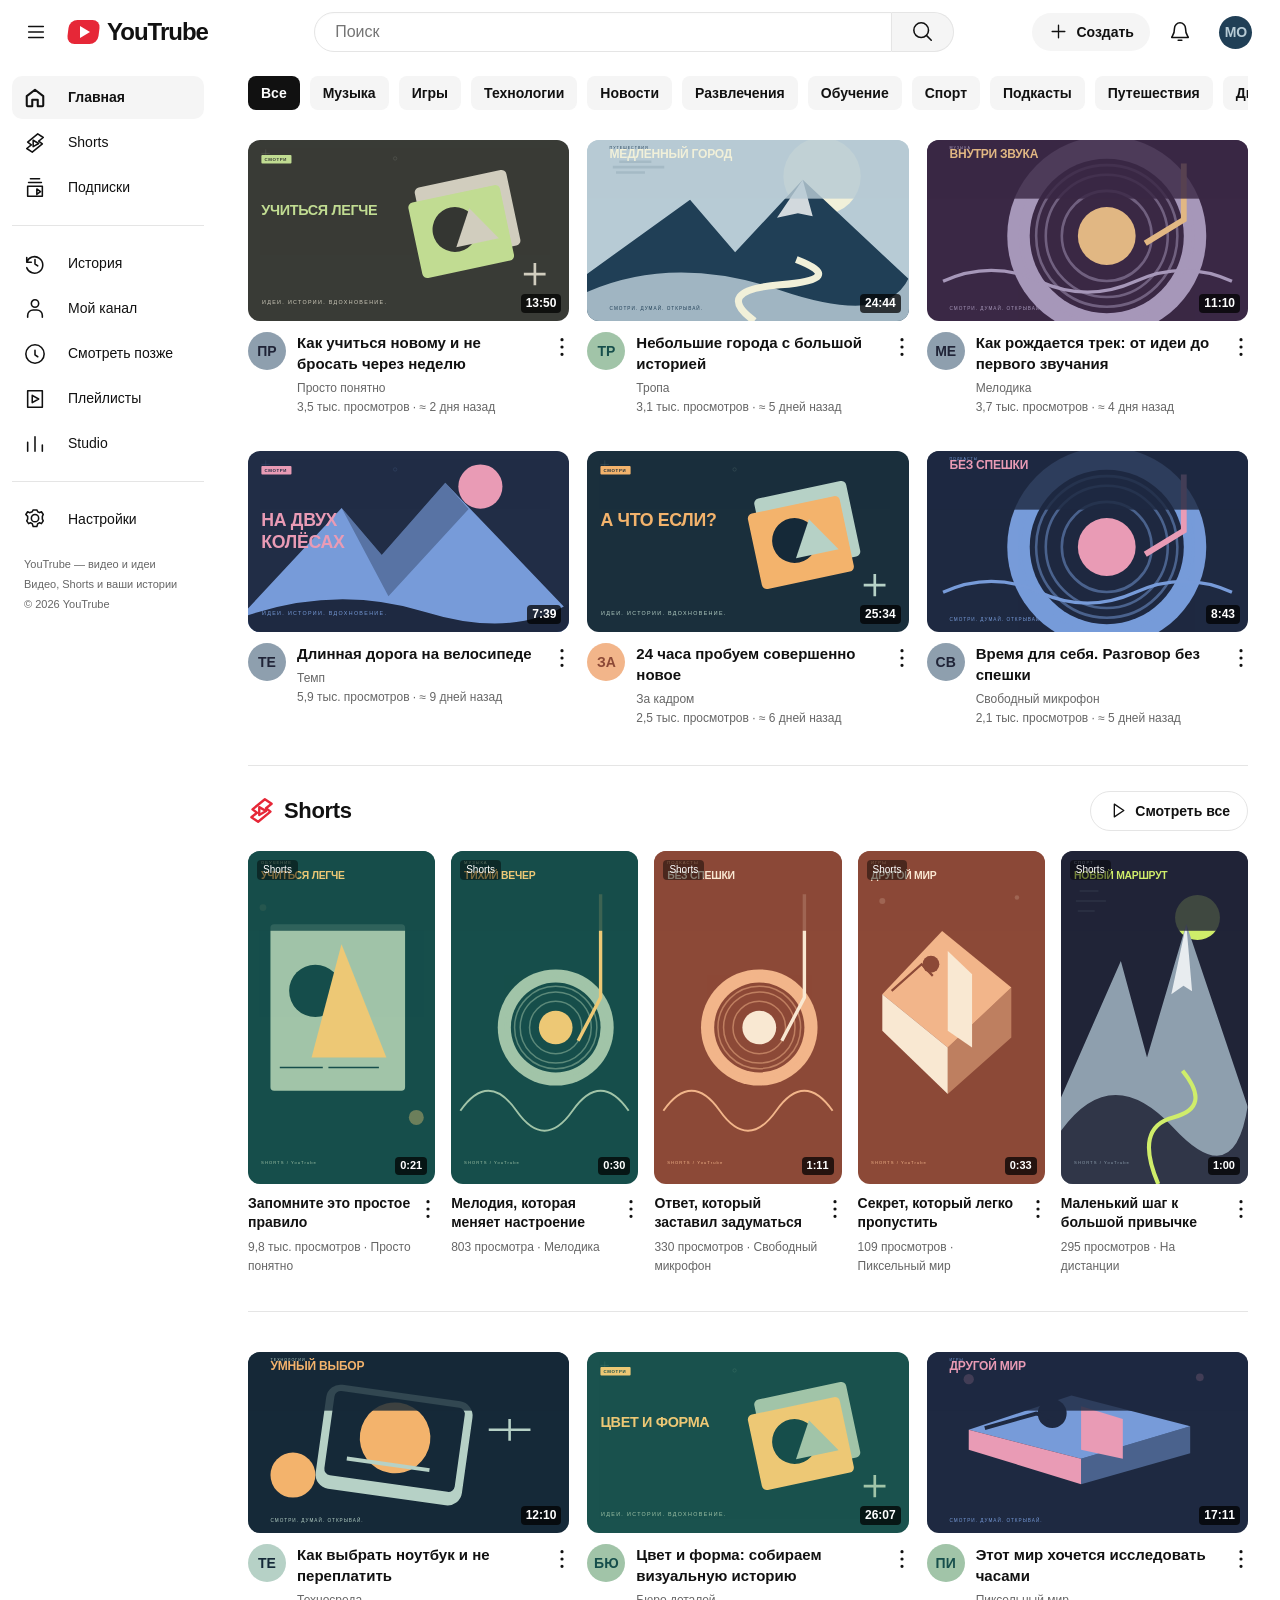
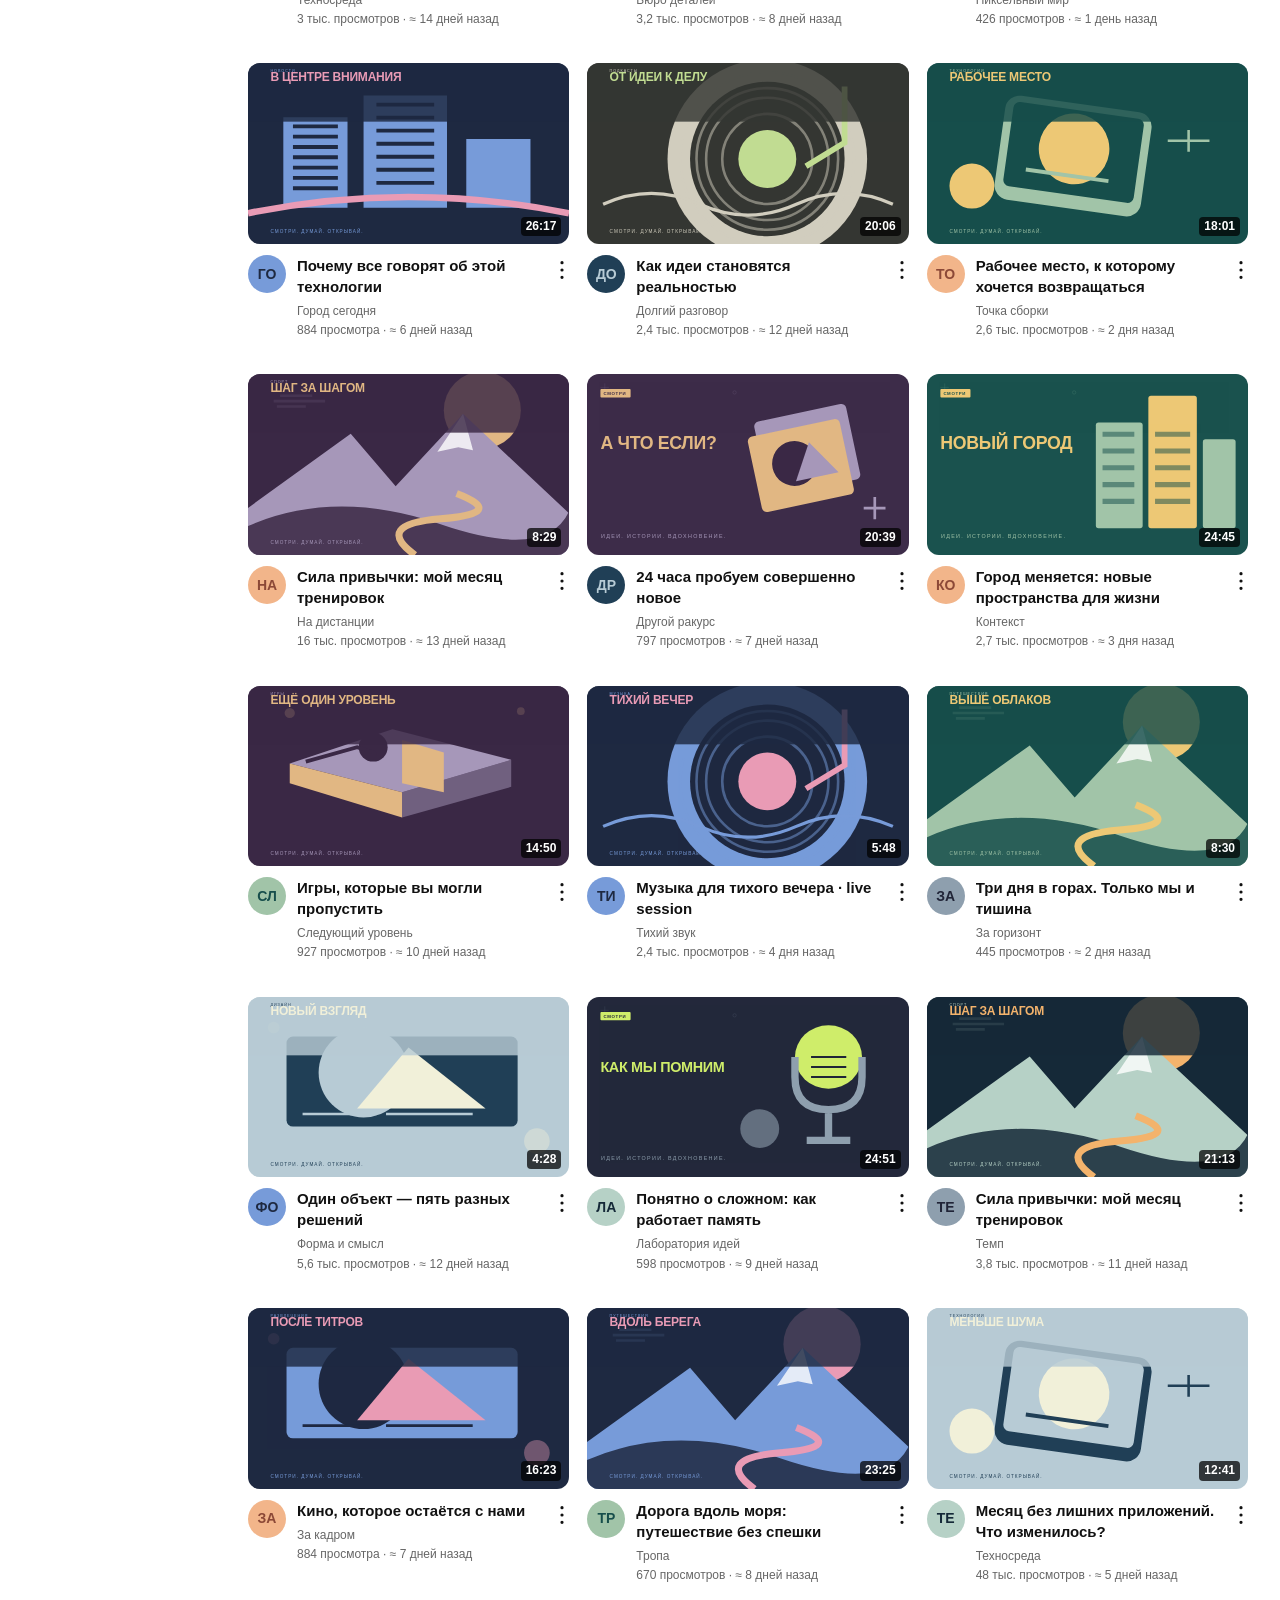
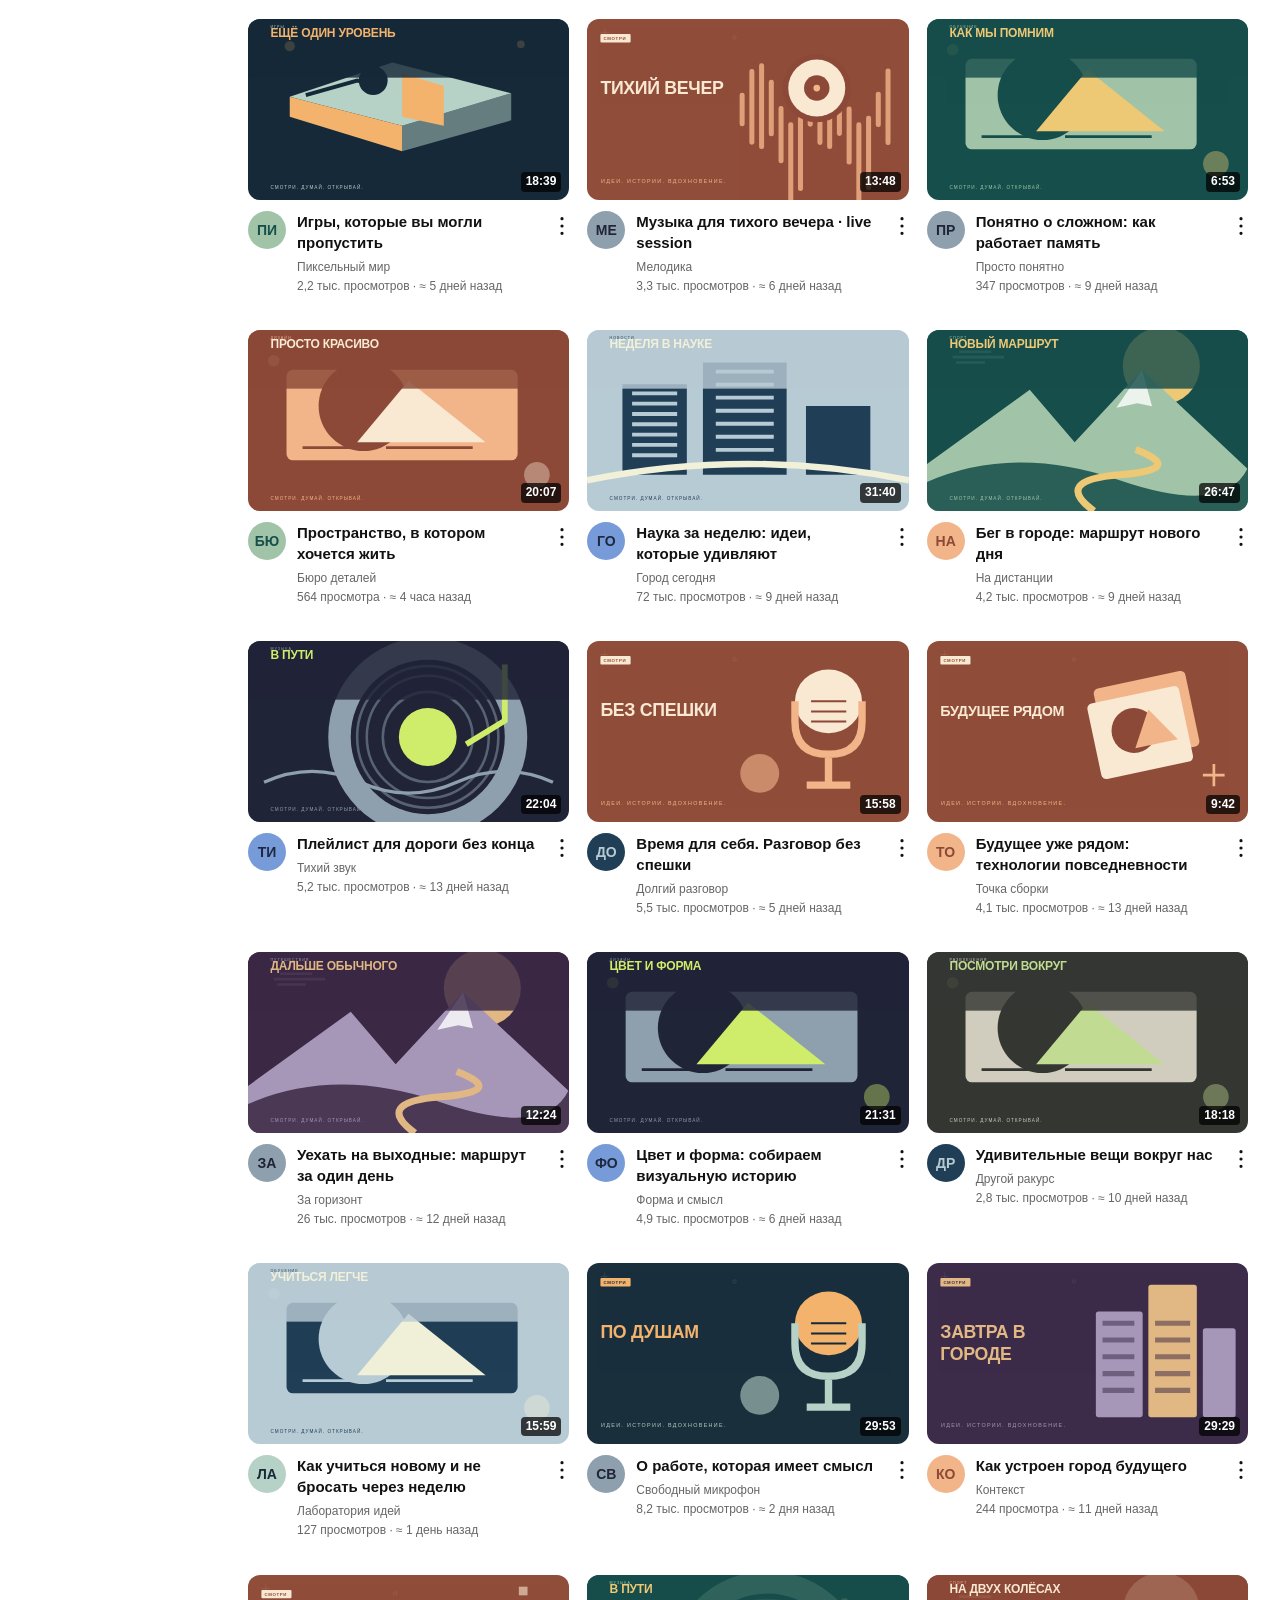
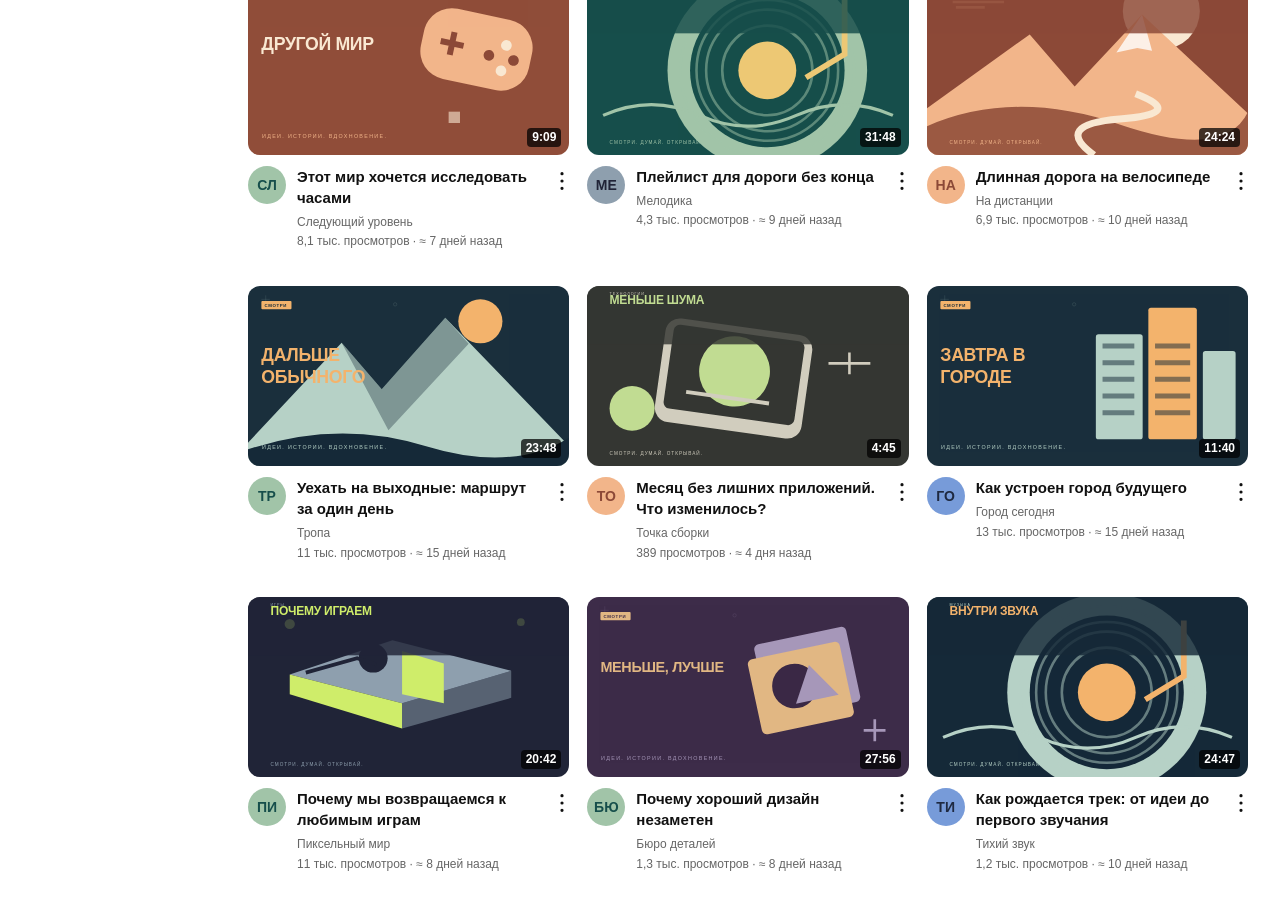
<file: files-pasted-by-the-user-senior/outputs/index.html>
<!doctype html>
<html lang="ru">
<head>
<meta charset="utf-8">
<meta name="viewport" content="width=device-width, initial-scale=1, viewport-fit=cover">
<meta name="color-scheme" content="light dark">
<meta name="description" content="YouTrube — видео, Shorts, идеи и ваши истории.">
<title>YouTrube — видео и идеи</title>
<style>
:root{--bg:#fff;--surface:#f5f5f5;--surface-hover:#eaeaea;--text-primary:#111;--text-secondary:#666;--border:#e5e5e5;--accent:#e62737;--blue:#065fd4;--sidebar-width:216px;--header-height:64px;--panel:#fff;--shadow:0 8px 40px #0002;--chart:#2389d7;--radius:12px}

[data-theme=dark]{--bg:#0f0f0f;--surface:#222;--surface-hover:#333;--text-primary:#f1f1f1;--text-secondary:#aaa;--border:#303030;--accent:#ff4757;--blue:#7db5ff;--panel:#191919;--shadow:0 8px 40px #0007;--chart:#56b8ff}

*{box-sizing:border-box}
html{scroll-behavior:smooth}
body{margin:0;background:var(--bg);color:var(--text-primary);font:14px/1.45 -apple-system,BlinkMacSystemFont,"Segoe UI",Arial,sans-serif}
button,input,textarea,select{font:inherit}
button,a,input,select,textarea{-webkit-tap-highlight-color:transparent}
button,a{touch-action:manipulation}
button{cursor:pointer;color:inherit}
button:disabled{cursor:wait;opacity:.6}
a{color:inherit;text-decoration:none}
img{display:block;max-width:100%;object-fit:cover}
button{border:0;background:none}
svg{display:block}
.icon{width:22px;height:22px;fill:none;stroke:currentColor;stroke-width:1.7;stroke-linecap:round;stroke-linejoin:round;flex-shrink:0}
button,a{transition:background .16s,color .16s,transform .16s}
button:focus-visible,a:focus-visible,input:focus-visible,textarea:focus-visible,select:focus-visible{outline:2px solid var(--blue);outline-offset:3px}
h1,h2,h3,p{margin:0}
h1{font-size:27px;letter-spacing:-.6px;line-height:1.3}
h2{font-size:21px;letter-spacing:-.35px}
h3{font-size:16px}
.muted{color:var(--text-secondary)}
.tiny{font-size:12px}
.nowrap{white-space:nowrap}
.divider{border:0;border-top:1px solid var(--border);margin:16px 0}
.icon-btn{height:40px;width:40px;display:inline-flex;align-items:center;justify-content:center;border-radius:50%;flex-shrink:0}
.icon-btn:hover{background:var(--surface-hover)}
.btn{min-height:38px;padding:9px 17px;display:inline-flex;align-items:center;justify-content:center;gap:8px;border-radius:24px;background:var(--surface);font-weight:600;white-space:nowrap}
.btn:hover{background:var(--surface-hover)}
.btn.primary{background:var(--text-primary);color:var(--bg)}
.btn.blue{background:var(--blue);color:var(--bg)}
.btn.outline{border:1px solid var(--border);background:transparent}
.btn.danger{color:var(--accent)}
.btn .icon{width:19px;height:19px}
.btn.selected{background:var(--surface-hover);color:var(--blue)}
.row{display:flex;align-items:center;gap:12px}
.row.wrap{flex-wrap:wrap}
.between{justify-content:space-between}
.gap8{gap:8px}
.stack{display:grid;gap:18px}
.avatar{width:38px;height:38px;border-radius:50%;flex-shrink:0;display:grid;place-items:center;background:#b6c9c1;color:#173b30;font-weight:700;overflow:hidden}
.avatar img{height:100%;width:100%}
.avatar.large{width:120px;height:120px;font-size:40px}
.avatar.medium{width:64px;height:64px;font-size:23px}
.avatar.small{height:30px;width:30px;font-size:11px}
.header{position:fixed;inset:0 0 auto;height:var(--header-height);background:var(--bg);z-index:30;display:flex;align-items:center;justify-content:space-between;padding:0 24px 0 16px;gap:24px}
.brand{display:flex;align-items:center;gap:8px;font-size:25px;letter-spacing:-1px;font-weight:800;white-space:nowrap}
.brandmark{width:31px;height:24px;background:var(--accent);border-radius:8px;transform:skew(-7deg);display:grid;place-items:center}
.brandmark:after{content:"";border-left:10px solid #fff;border-top:6px solid transparent;border-bottom:6px solid transparent;margin-left:3px;transform:skew(7deg)}
.brand small{font-size:12px;letter-spacing:0;font-weight:500;color:var(--text-secondary);align-self:flex-end;margin:0 0 5px 2px}
.header-left{display:flex;align-items:center;gap:12px;min-width:192px}
.search{display:flex;max-width:640px;flex:1;height:40px}
.search input{width:100%;min-width:0;border:1px solid var(--border);border-radius:24px 0 0 24px;background:var(--bg);color:var(--text-primary);padding:0 20px;font-size:16px;box-shadow:inset 0 1px 2px #00000005}
.search button{width:62px;flex-shrink:0;background:var(--surface);border:1px solid var(--border);border-left:0;border-radius:0 24px 24px 0;display:grid;place-items:center}
.search button:hover{background:var(--surface-hover)}
.header-actions{display:flex;align-items:center;gap:10px}
.profile-btn{padding:0;margin-left:6px}
.profile-btn .avatar{width:33px;height:33px}
.create-top{padding-right:16px}
.sidebar{position:fixed;top:var(--header-height);left:0;bottom:0;width:var(--sidebar-width);padding:10px 12px 24px;overflow-y:auto;background:var(--bg);z-index:20;scrollbar-width:thin}
.sidebar-item{height:43px;border-radius:10px;display:flex;align-items:center;gap:22px;padding:0 12px;margin:2px 0;white-space:nowrap}
.sidebar-item:hover{background:var(--surface)}
.sidebar-item.active{background:var(--surface);font-weight:600}
.sidebar-item.active .icon{stroke-width:2.25}
.sidebar-label{padding:12px;font-size:13px;font-weight:600}
.sidebar-foot{padding:12px;font-size:11px;line-height:1.8;color:var(--text-secondary)}
.sidebar-channel{padding:18px 0;text-align:center}
.sidebar-channel .avatar{margin:0 auto 12px}
.sidebar-channel h3{overflow:hidden;text-overflow:ellipsis;padding:0 8px}
.compact{--sidebar-width:76px}
.compact .sidebar-item{height:70px;flex-direction:column;gap:5px;padding:12px 0;font-size:10px}
.compact .sidebar-label,.compact .sidebar-foot,.compact .sidebar .divider,.compact .sidebar-channel,.compact .subscription-links{display:none}
.content{margin-left:var(--sidebar-width);padding:88px 32px 40px;min-height:100vh;max-width:2200px}
.chips{position:sticky;top:64px;padding:12px 0 20px;background:var(--bg);z-index:10;display:flex;gap:10px;overflow-x:auto;scrollbar-width:none;margin-top:-24px;margin-bottom:10px}
.chips::-webkit-scrollbar{display:none}
.chip{border-radius:8px;padding:7px 13px;background:var(--surface);white-space:nowrap;font-weight:600}
.chip:hover{background:var(--surface-hover)}
.chip.active{background:var(--text-primary);color:var(--bg)}
.video-grid{display:grid;grid-template-columns:repeat(3,minmax(0,1fr));gap:34px 18px}
.video-card{min-width:0;position:relative}
.thumb-link{display:block;position:relative;overflow:hidden;border-radius:12px;background:var(--surface);aspect-ratio:16/9}
.thumbnail{width:100%;height:100%;object-fit:cover;transition:transform .25s}
.thumb-link:hover .thumbnail{transform:scale(1.035)}
.thumb-link:after{content:"▶";position:absolute;top:50%;left:50%;transform:translate(-50%,-50%);width:45px;height:45px;display:grid;place-items:center;border-radius:50%;background:#0007;color:white;opacity:0;transition:opacity .2s}
.thumb-link:hover:after{opacity:1}
.duration{position:absolute;bottom:8px;right:8px;padding:1px 5px;font-size:12px;font-weight:600;background:#000b;color:#fff;border-radius:4px}
.fresh{position:absolute;top:9px;left:9px;font-size:10px;text-transform:uppercase;letter-spacing:1px;background:#fff;color:#111;padding:4px 7px;border-radius:4px;font-weight:700}
.card-info{display:flex;align-items:flex-start;gap:11px;padding-top:11px}
.card-copy{min-width:0;flex:1}
.card-title{font-weight:600;font-size:15px;line-height:1.4;display:-webkit-box;-webkit-line-clamp:2;-webkit-box-orient:vertical;overflow:hidden;margin:0 0 5px}
.card-meta{font-size:12px;line-height:1.6;color:var(--text-secondary)}
.card-meta a:hover{color:var(--text-primary)}
.card-more{width:26px;height:30px;margin-right:-6px}
.section-head{display:flex;align-items:center;justify-content:space-between;gap:16px;margin-bottom:24px;flex-wrap:wrap}
.page-copy{margin-bottom:24px;max-width:720px}
.page-copy p{margin-top:8px;color:var(--text-secondary)}
.bottom-nav{display:none}
.empty{display:flex;flex-direction:column;align-items:center;justify-content:center;text-align:center;padding:70px 24px;gap:12px;min-height:290px}
.empty-symbol{background:var(--surface);width:82px;height:82px;border-radius:50%;display:grid;place-items:center;margin-bottom:8px}
.empty-symbol .icon{height:36px;width:36px}
.empty p{color:var(--text-secondary);max-width:400px}
.channel-banner{height:190px;width:100%;border-radius:14px;object-fit:cover;margin-bottom:26px}
.channel-head{display:flex;gap:24px;align-items:center;margin:0 0 28px}
.channel-copy{min-width:0;overflow-wrap:anywhere}
.channel-copy h1{font-size:34px;margin-bottom:8px}
.channel-copy p{margin:9px 0;max-width:800px;white-space:pre-wrap;overflow-wrap:anywhere}
.channel-head .row{margin-top:14px}
.tabs{display:flex;gap:26px;border-bottom:1px solid var(--border);margin-bottom:26px;overflow:auto}
.tab{padding:11px 0 13px;white-space:nowrap;color:var(--text-secondary);font-size:15px;font-weight:600;border-bottom:2px solid transparent}
.tab.active{color:var(--text-primary);border-bottom-color:var(--text-primary)}
.about-panel{max-width:780px}
.about-panel p{white-space:pre-wrap;overflow-wrap:anywhere}
.watch-layout{display:grid;grid-template-columns:minmax(0,1fr) 340px;gap:24px}
.watch-main{min-width:0}
.player{position:relative;aspect-ratio:16/9;background:#000;border-radius:14px;overflow:hidden;color:#fff}
.player>img{width:100%;height:100%;opacity:.85}
.player.playing>img{animation:slowpan 24s ease-in-out infinite alternate;opacity:.92}
.player-center{position:absolute;top:50%;left:50%;transform:translate(-50%,-50%);background:#0008;width:66px;height:66px;border-radius:50%;display:grid;place-items:center;backdrop-filter:blur(3px)}
.player-center .icon{width:30px;height:30px;fill:#fff;stroke:#fff}
.playing .player-center{opacity:0}
.playing:hover .player-center,.playing:focus-within .player-center{opacity:1}
.player-caption{position:absolute;left:24px;top:20px;font-size:11px;letter-spacing:2px;opacity:.7}
.player-controls{position:absolute;bottom:0;left:0;right:0;padding:28px 12px 7px;background:linear-gradient(transparent,#000b)}
.player-controls input[type=range]{accent-color:var(--accent);height:4px;width:100%;cursor:pointer;margin:0}
.player-control-row{display:flex;align-items:center;gap:5px;font-size:12px}
.player-control-row .icon-btn{height:32px;width:32px}
.player-control-row .time{margin-left:4px;flex:1}
.player-control-row input.volume{width:56px;margin-left:3px}
.watch-title{font-size:22px;font-weight:700;line-height:1.35;margin:16px 0 13px;overflow-wrap:anywhere}
.watch-actions{display:flex;align-items:center;justify-content:space-between;gap:12px;flex-wrap:wrap}
.channel-byline{display:flex;gap:11px;align-items:center}
.channel-byline .btn{margin-left:9px}
.channel-byline h3{font-size:14px}
.reactions{display:flex;gap:8px;align-items:center;flex-wrap:wrap}
.reaction-group{display:flex;background:var(--surface);border-radius:24px;overflow:hidden}
.reaction-group .btn{background:none;border-radius:0}
.reaction-group .btn+button{border-left:1px solid var(--border);padding:8px 12px}
.description{background:var(--surface);border-radius:12px;padding:14px;margin-top:18px}
.description p{white-space:pre-wrap;overflow-wrap:anywhere;margin-top:9px}
.description:not(.expanded) p{display:-webkit-box;-webkit-line-clamp:3;-webkit-box-orient:vertical;overflow:hidden}
.text-btn{font-weight:600;padding:10px 0 0}
.comments{margin-top:26px}
.comments h3{margin-bottom:20px}
.comment-form{display:flex;gap:12px;margin:18px 0 24px}
.comment-form input{flex:1;min-width:0;border:0;border-bottom:1px solid var(--border);background:var(--bg);color:var(--text-primary);padding:10px 0}
.comment{display:flex;gap:12px;margin:18px 0}
.comment p{white-space:pre-wrap;overflow-wrap:anywhere;margin-top:3px}
.watch-aside .video-card{display:flex;gap:9px;margin:0 0 15px}
.watch-aside .thumb-link{width:160px;min-width:160px;height:90px;border-radius:9px}
.watch-aside .card-info{padding:0;gap:0;flex:1}
.watch-aside .card-info>a{display:none}
.watch-aside .card-title{font-size:13px;-webkit-line-clamp:2}
.watch-aside .card-more{width:18px}
.watch-aside .card-meta{font-size:11px}
.watch-aside h3{margin-bottom:14px}
.history-list{display:grid;gap:22px;max-width:1040px}
.history-list .video-card{display:flex;gap:20px}
.history-list .thumb-link{width:270px;min-width:270px}
.history-list .card-info{padding-top:6px;flex:1}
.history-list .card-title{font-size:18px}
.history-list .card-info>a{display:none}
.channel-result{display:flex;gap:20px;padding:18px 0;border-bottom:1px solid var(--border);align-items:center}
.channel-result .channel-copy{flex:1}
.channel-result p{margin:5px 0}
.search-heading{margin-bottom:14px}
.studio{background:var(--surface);min-height:100vh}
.studio .content{padding:90px 30px 40px}
.studio .sidebar,.studio .header{background:var(--bg)}
.studio .sidebar-item.active{color:var(--accent);background:var(--surface)}
.studio-page{max-width:1460px;margin:0 auto}
.panel{background:var(--panel);border:1px solid var(--border);border-radius:12px;padding:24px;min-width:0}
.panel h2,.panel h3{margin-bottom:15px}
.stat-grid{display:grid;grid-template-columns:repeat(5,minmax(0,1fr));gap:12px;margin-bottom:24px}
.stat-card{background:var(--panel);border:1px solid var(--border);padding:19px 20px;border-radius:10px;min-width:0}
.stat-card label{display:block;color:var(--text-secondary);font-size:12px;margin-bottom:10px}
.stat-value{font-size:27px;letter-spacing:-.8px;line-height:1.2;overflow-wrap:anywhere;font-variant-numeric:tabular-nums;animation:appear .2s}
.stat-card small{display:block;margin-top:10px;font-size:11px;color:var(--text-secondary)}
.dashboard-grid{display:grid;grid-template-columns:1.15fr 1fr;gap:20px}
.feature-performance{display:grid;grid-template-columns:180px 1fr;gap:18px;align-items:start}
.feature-performance .thumb-link{border-radius:8px}
.metric-list{display:grid;gap:12px}
.metric-line{display:flex;justify-content:space-between;gap:12px;border-bottom:1px solid var(--border);padding:0 0 10px}
.metric-line:last-child{border:0;padding:0}
.metric-line span{color:var(--text-secondary)}
.metric-line strong{font-weight:600}
.callout{border:1px solid var(--border);border-radius:10px;padding:18px;background:var(--surface);margin-top:20px}
.callout p{color:var(--text-secondary);margin:8px 0 14px}
.analytics-layout{display:grid;grid-template-columns:minmax(0,1fr) 290px;gap:20px}
.chart-wrap{position:relative}
.chart-svg{width:100%;height:245px;overflow:visible}
.chart-grid{stroke:var(--border);stroke-width:1}
.chart-label{fill:var(--text-secondary);font-size:11px}
.chart-tooltip{position:absolute;pointer-events:none;background:var(--text-primary);color:var(--bg);font-size:12px;padding:7px 10px;border-radius:6px;box-shadow:var(--shadow);white-space:nowrap;transform:translate(-50%,-110%);z-index:5;display:none}
.bars{display:flex;align-items:flex-end;gap:3px;height:86px;margin:24px 0 8px}
.bar{flex:1;min-width:0;background:var(--chart);border-radius:2px 2px 0 0;opacity:.8}
.bar:hover{opacity:1}
.realtime-dot{width:7px;height:7px;border-radius:50%;background:var(--chart);display:inline-block;margin-right:5px}
.rt-number{font-size:28px;margin-top:22px}
.top-video{display:flex;justify-content:space-between;align-items:center;gap:10px;padding:11px 0;border-bottom:1px solid var(--border);font-size:12px}
.top-video a{overflow:hidden;display:-webkit-box;-webkit-line-clamp:2;-webkit-box-orient:vertical;max-width:80%}
.traffic-list{display:grid;gap:16px}
.traffic-track{height:5px;border-radius:4px;background:var(--surface);margin-top:7px;overflow:hidden}
.traffic-fill{height:100%;background:var(--chart);border-radius:4px}
.below-analytics{display:grid;grid-template-columns:1fr 1fr;gap:20px;margin-top:20px}
.content-table{width:100%;border-collapse:collapse;font-size:12px}
.content-table th{text-align:left;color:var(--text-secondary);font-weight:500;padding:15px 12px;border-bottom:1px solid var(--border)}
.content-table td{padding:16px 12px;border-bottom:1px solid var(--border);vertical-align:middle}
.content-table tr:hover td{background:var(--surface)}
.table-video{display:flex;gap:14px;align-items:center;max-width:420px}
.table-video img{width:110px;height:62px;border-radius:6px;flex-shrink:0}
.table-video strong{font-size:13px;display:-webkit-box;-webkit-line-clamp:2;-webkit-box-orient:vertical;overflow:hidden}
.table-video .row{margin-top:5px}
.table-video .icon-btn{width:28px;height:28px}
.table-panel{padding:0;overflow:hidden}
.badge{display:inline-flex;padding:4px 8px;background:var(--surface);border-radius:5px;white-space:nowrap;font-size:11px}
.badge.public{color:#168449}
.select{min-height:38px;border:1px solid var(--border);background:var(--panel);color:var(--text-primary);padding:7px 12px;border-radius:8px;max-width:100%}
.form-grid{display:grid;grid-template-columns:minmax(0,1fr) 330px;gap:26px}
.field{display:grid;gap:7px;margin-bottom:18px;min-width:0}
.field label{font-size:12px;font-weight:600}
.input{width:100%;border:1px solid var(--border);border-radius:8px;background:var(--panel);color:var(--text-primary);padding:12px;min-width:0;resize:vertical}
.input:focus{border-color:var(--blue)}
textarea.input{min-height:115px}
.field small{font-size:11px;color:var(--text-secondary)}
.form-row{display:grid;grid-template-columns:1fr 1fr;gap:14px}
.upload-preview{aspect-ratio:16/9;border:1px dashed var(--border);border-radius:10px;overflow:hidden;background:var(--surface);display:grid;place-items:center;margin-bottom:12px}
.upload-preview img{width:100%;height:100%}
.upload-label{display:inline-flex;gap:8px;cursor:pointer;align-items:center;justify-content:center;font-weight:600}
.file-input{position:absolute;width:1px;height:1px;opacity:0;overflow:hidden}
.upload-label:focus-within{outline:2px solid var(--blue);outline-offset:3px}
.upload-tile{display:flex;flex-direction:column;align-items:center;text-align:center;padding:22px;gap:10px}
.upload-tile .icon{width:32px;height:32px}
.preview-banner{height:145px;width:100%;object-fit:cover;border-radius:9px}
.image-setting{display:flex;align-items:center;gap:24px;border-bottom:1px solid var(--border);padding-bottom:22px;margin-bottom:22px}
.image-setting .copy{flex:1}
.image-setting p{font-size:12px;color:var(--text-secondary);margin:7px 0 12px}
.customization{max-width:960px}
.customization .panel{margin-top:20px}
.settings-row{display:flex;align-items:center;justify-content:space-between;gap:15px;padding:20px 0;border-bottom:1px solid var(--border)}
.settings-row p{font-size:12px;color:var(--text-secondary);margin-top:5px}
.settings-row:last-child{border:0}
.dropdown{position:fixed;z-index:65;background:var(--panel);border:1px solid var(--border);border-radius:12px;padding:8px;box-shadow:var(--shadow);width:256px;max-width:calc(100vw - 24px)}
.dropdown-item{width:100%;text-align:left;padding:11px 12px;border-radius:7px;display:flex;gap:12px;align-items:center;line-height:1.3;font-size:13px}
.dropdown-item:hover{background:var(--surface)}
.dropdown-heading{padding:10px 12px;border-bottom:1px solid var(--border);margin-bottom:6px}
.dropdown-heading p{font-size:12px;color:var(--text-secondary);margin-top:3px}
.modal-backdrop{position:fixed;inset:0;background:#0007;z-index:70;display:flex;align-items:center;justify-content:center;padding:24px;backdrop-filter:blur(2px)}
.modal{max-width:860px;width:100%;max-height:calc(100dvh - 48px);display:flex;flex-direction:column;border-radius:16px;background:var(--panel);box-shadow:var(--shadow);animation:modalIn .18s ease}
.modal.small{max-width:480px}
.modal-header{padding:20px 24px;border-bottom:1px solid var(--border);display:flex;justify-content:space-between;align-items:center;gap:16px}
.modal-header h2{font-size:21px}
.modal-body{overflow-y:auto;padding:24px;overscroll-behavior:contain}
.modal-footer{display:flex;justify-content:flex-end;gap:10px;padding:16px 24px;border-top:1px solid var(--border)}
.modal .form-grid{grid-template-columns:minmax(0,1fr) 260px}
.toast-container{position:fixed;bottom:24px;left:calc(var(--sidebar-width) + 24px);z-index:100;display:grid;gap:8px;pointer-events:none;max-width:calc(100vw - 48px)}
.toast{background:var(--text-primary);color:var(--bg);padding:13px 22px;border-radius:9px;box-shadow:var(--shadow);font-size:13px;animation:appear .18s;pointer-events:auto}
.notice{padding:12px 16px;background:var(--surface);border-radius:9px;font-size:12px;color:var(--text-secondary);margin-bottom:18px}
.form-error{color:var(--accent);font-size:13px;margin-top:10px}
.progress{height:4px;background:var(--surface);overflow:hidden;border-radius:4px;margin-top:16px}
.progress span{display:block;height:100%;background:var(--blue);animation:progress 1.4s ease forwards}
.debug{position:fixed;bottom:15px;right:15px;background:#141d23;color:#85f4b3;padding:16px;z-index:60;border-radius:8px;white-space:pre;font:11px/1.8 monospace;max-width:calc(100vw - 30px)}
.skeleton{background:linear-gradient(100deg,var(--surface) 20%,var(--surface-hover) 50%,var(--surface) 80%);background-size:200% 100%;animation:shimmer 1s infinite}
.skeleton-card{aspect-ratio:16/11;border-radius:12px}
.storage-error{position:fixed;top:64px;left:0;right:0;background:#ffe6e6;color:#9a1522;padding:10px 18px;text-align:center;z-index:68;font-size:12px}
.mobile-search-toggle{display:none}
.search-mobile-close{display:none}
.player:fullscreen{border-radius:0;width:100%;height:100%;aspect-ratio:auto}
.player:fullscreen>img{object-fit:contain}
.player.fullscreen-fallback{position:fixed;inset:0;width:100vw;height:100dvh;z-index:100;border-radius:0;aspect-ratio:auto}
.player.fullscreen-fallback>img{object-fit:contain}
.phase-pill{color:var(--blue);font-size:11px}
.readable{max-width:760px;line-height:1.7}
.studio-actions{display:flex;gap:10px;align-items:center;flex-wrap:wrap}
.live{font-size:11px;color:var(--text-secondary);display:flex;align-items:center;gap:6px}
.live:before{content:"";width:6px;height:6px;border-radius:50%;background:#25a15e}
.error-page{margin:50px auto;text-align:center;max-width:500px}
.nowrap-ellipsis{overflow:hidden;text-overflow:ellipsis;white-space:nowrap}
.hidden{display:none!important}
body.modal-open{overflow:hidden}
button[aria-pressed=true] .icon{fill:currentColor}
input[type=range]{accent-color:var(--accent)}
.intro-card{background:var(--panel);border:1px solid var(--border);padding:28px;border-radius:12px}
.intro-card h2{margin:16px 0 10px}
.intro-art{height:125px;background:var(--surface);border-radius:8px;display:grid;place-items:center;position:relative;overflow:hidden}
.intro-art .icon{width:55px;height:55px;color:var(--accent)}
.intro-art:before,.intro-art:after{content:"";position:absolute;width:130px;height:130px;border:1px solid var(--border);border-radius:50%;left:-30px;top:-45px}
.intro-art:after{left:auto;top:auto;right:-25px;bottom:-60px}
.chart-period-copy{font-size:12px;color:var(--text-secondary);margin-bottom:18px}

@keyframes appear{from{opacity:.45;transform:translateY(3px)}
to{opacity:1;transform:none}
}
@keyframes modalIn{from{opacity:0;transform:translateY(10px) scale(.98)}
to{opacity:1;transform:none}
}
@keyframes progress{from{width:0}
to{width:100%}
}
@keyframes shimmer{to{background-position:-200% 0}
}
@keyframes slowpan{from{transform:scale(1)}
to{transform:scale(1.08)}
}
@media(min-width:1850px){.video-grid{grid-template-columns:repeat(4,minmax(0,1fr))}
}

@media(max-width:1200px){:root{--sidebar-width:76px}
.sidebar-item{height:70px;flex-direction:column;gap:5px;padding:12px 0;font-size:10px}
.sidebar-label,.sidebar-foot,.sidebar .divider,.sidebar-channel,.subscription-links{display:none}
.content{padding-left:24px;padding-right:24px}
.video-grid{grid-template-columns:repeat(3,minmax(0,1fr));gap:28px 16px}
.watch-layout{grid-template-columns:minmax(0,1fr) 290px;gap:18px}
.watch-aside .thumb-link{width:130px;min-width:130px;height:74px}
.stat-card{padding:16px 13px}
.stat-value{font-size:23px}
.analytics-layout{grid-template-columns:minmax(0,1fr) 250px}
.table-video img{width:85px;height:48px}
.content-table th,.content-table td{padding:13px 8px}
.header-left{min-width:155px}
.header{gap:18px}
.studio .content{padding-left:24px;padding-right:24px}
}

@media(max-width:950px){.video-grid{grid-template-columns:repeat(2,minmax(0,1fr))}
.watch-layout{grid-template-columns:1fr}
.watch-aside{display:grid;grid-template-columns:1fr 1fr;gap:0 18px}
.watch-aside h3{grid-column:1/-1}
.watch-aside .video-card{display:block}
.watch-aside .thumb-link{width:100%;height:auto;aspect-ratio:16/9}
.watch-aside .card-info{padding-top:10px}
.watch-aside .card-title{font-size:14px}
.watch-aside .card-meta{font-size:12px}
.dashboard-grid{grid-template-columns:1fr}
.analytics-layout{grid-template-columns:1fr}
.realtime-panel .bars{height:95px}
.stat-grid{grid-template-columns:repeat(3,minmax(0,1fr))}
.below-analytics{grid-template-columns:1fr}
.form-grid{grid-template-columns:1fr 260px}
.header-left{min-width:145px}
.header{gap:12px;padding-right:16px}
.content-table th:nth-child(3),.content-table td:nth-child(3){display:none}
.feature-performance{grid-template-columns:220px 1fr}
}

@media(max-width:700px){:root{--sidebar-width:0px;--header-height:58px}
.header{height:58px;padding:0 14px;gap:8px}
.header-left{min-width:0;gap:0}
.header-left>.icon-btn{display:none}
.brand{font-size:24px}
.brandmark{width:28px;height:23px}
.header-actions{gap:2px}
.create-top{height:36px;width:36px;padding:0;background:none}
.create-top span{display:none}
.header-actions .icon-btn{width:36px;height:36px}
.profile-btn{margin-left:3px}
.header-actions .profile-btn .avatar{width:29px;height:29px}
.mobile-search-toggle{display:inline-flex}
.header>.search{display:none}
.header.search-open>.search{display:flex;position:absolute;left:14px;right:54px;max-width:none;background:var(--bg);z-index:2}
.header.search-open .header-left,.header.search-open .header-actions{visibility:hidden}
.search-mobile-close{position:absolute;right:8px;display:none}
.header.search-open .search-mobile-close{display:inline-flex}
.search input{font-size:14px}
.sidebar{display:none}
.content,.studio .content{margin-left:0;padding:78px 16px 90px}
.chips{top:58px;margin-top:-20px;padding:11px 0 14px;margin-bottom:5px;gap:8px}
.chip{font-size:12px;padding:7px 12px}
.video-grid{grid-template-columns:1fr;gap:25px}
.card-title{font-size:15px}
.card-meta{font-size:12px}
.thumb-link{border-radius:10px}
.bottom-nav{display:flex;position:fixed;bottom:0;left:0;right:0;z-index:35;background:var(--bg);border-top:1px solid var(--border);padding:5px 4px calc(5px + env(safe-area-inset-bottom));height:calc(61px + env(safe-area-inset-bottom));justify-content:space-around}
.bottom-item{display:flex;align-items:center;justify-content:center;flex-direction:column;gap:3px;font-size:10px;min-width:54px;color:var(--text-secondary)}
.bottom-item.active{color:var(--text-primary);font-weight:600}
.bottom-item .icon{width:22px;height:22px}
.bottom-item.active .icon{stroke-width:2.4}
.channel-banner{height:105px;border-radius:9px;margin-bottom:18px}
.channel-head{align-items:flex-start;gap:14px;margin-bottom:20px}
.channel-head .avatar.large{height:72px;width:72px;font-size:25px}
.channel-copy h1{font-size:23px;margin:0 0 5px}
.channel-copy .muted{font-size:12px}
.channel-copy p{font-size:12px;margin:7px 0}
.channel-head .row{gap:7px}
.channel-head .btn{font-size:11px;padding:8px 11px}
.tabs{gap:23px;margin-bottom:20px}
.tab{font-size:14px}
.watch-layout{display:block}
.player{border-radius:10px}
.watch-title{font-size:18px;margin-top:14px}
.watch-actions{gap:15px}
.channel-byline{gap:8px;width:100%}
.channel-byline .btn{margin-left:auto;font-size:12px;padding:9px 13px}
.reactions{gap:7px}
.reactions .btn{font-size:12px;padding:8px 12px}
.reactions .icon-btn{width:36px;height:36px}
.watch-aside{display:block;margin-top:28px}
.watch-aside .video-card{margin-bottom:23px}
.watch-aside .thumb-link{width:100%;height:auto}
.watch-aside .card-info{padding-top:9px}
.watch-aside .card-title{font-size:15px}
.watch-aside .card-meta{font-size:12px}
.description{font-size:12px;padding:12px}
.comments{margin-top:22px}
.comment-form{gap:8px}
.comment-form .btn{width:38px;padding:0;font-size:0}
.comment-form .btn .icon{width:18px}
.history-list .video-card{gap:12px}
.history-list .thumb-link{width:140px;min-width:140px;height:79px}
.history-list .card-title{font-size:13px}
.history-list .card-meta{font-size:11px}
.history-list .card-info{padding:0;min-width:0}
.section-head{margin-bottom:20px;gap:12px}
.section-head h1{font-size:24px}
.stat-grid{grid-template-columns:repeat(2,minmax(0,1fr));gap:10px;margin-bottom:18px}
.stat-card{padding:16px}
.stat-value{font-size:24px}
.stat-card:last-child{grid-column:1/-1}
.stat-card small{font-size:10px}
.panel{padding:18px}
.dashboard-grid,.analytics-layout,.below-analytics{gap:16px}
.feature-performance{grid-template-columns:1fr}
.feature-performance .thumb-link{max-width:none}
.table-panel{padding:0;background:transparent;border:0}
.content-table,.content-table tbody{display:block}
.content-table thead{display:none}
.content-table tr{display:grid;grid-template-columns:repeat(3,1fr);background:var(--panel);border:1px solid var(--border);border-radius:11px;margin-bottom:12px;padding:12px;gap:6px}
.content-table td{display:block;padding:6px 0;border:0;font-size:11px;overflow-wrap:anywhere}
.content-table td:first-child{grid-column:1/-1;padding:0 0 5px}
.content-table td:nth-child(3){display:none}
.content-table td[data-label]:before{content:attr(data-label);display:block;color:var(--text-secondary);font-size:10px;margin-bottom:4px}
.table-video{max-width:none;gap:10px}
.table-video img{width:110px;height:62px}
.table-video strong{font-size:13px}
.content-table tr:hover td{background:none}
.form-grid,.modal .form-grid{grid-template-columns:1fr}
.form-grid>.upload-column{grid-row:1}
.form-row{gap:10px}
.input{padding:10px}
.modal-backdrop{padding:0;align-items:flex-end}
.modal{max-height:95dvh;border-radius:16px 16px 0 0}
.modal.small{max-width:none}
.modal-header{padding:14px 18px}
.modal-header h2{font-size:18px}
.modal-body{padding:18px}
.modal-footer{padding:14px 18px}
.modal .upload-preview{max-width:320px;margin-left:auto;margin-right:auto}
.modal .upload-column{border-bottom:1px solid var(--border);padding-bottom:18px}
.image-setting{gap:16px;align-items:flex-start}
.image-setting .avatar.large{height:75px;width:75px;font-size:25px}
.preview-banner{height:100px}
.settings-row{align-items:flex-start}
.settings-row .select{font-size:12px;padding:8px;min-width:95px}
.settings-row .btn{font-size:11px;padding:9px 11px}
.toast-container{bottom:77px;left:16px;right:16px;max-width:none}
.toast{font-size:12px}
.dropdown{right:12px!important;left:auto!important;max-height:calc(100dvh - 90px);overflow:auto}
.channel-result{gap:12px;align-items:flex-start}
.channel-result .avatar.medium{width:50px;height:50px;font-size:20px}
.channel-result .btn{padding:8px 10px;font-size:11px}
.channel-result h3{font-size:14px}
.channel-result p{font-size:11px}
.chart-svg{height:215px}
.chart-tooltip{font-size:10px}
.debug{bottom:75px;right:12px}
.page-copy p{font-size:13px}
.intro-card{padding:20px}
.header .search{height:38px}
.header .search button{width:46px}
.notification-panel{max-height:65dvh;overflow:auto}
.player-controls{padding-top:18px}
.player-caption{font-size:8px;top:12px;left:15px}
.player-center{height:52px;width:52px}
.live{font-size:10px}
}

@media(min-width:431px) and (max-width:700px){.video-grid{grid-template-columns:repeat(2,minmax(0,1fr))}
.card-info{gap:8px}
.card-info .avatar{width:29px;height:29px}
.card-title{font-size:13px}
.card-meta{font-size:11px}
.card-more{width:20px}
}

@media(prefers-reduced-motion:reduce){*,*:before,*:after{animation:none!important;transition:none!important;scroll-behavior:auto!important}
}

/* YouTrube 2.0: the existing visual system, extended for vertical content. */
.brand{font-size:24px;letter-spacing:-1px}.brandmark{flex-shrink:0}.header-left{min-width:220px}.boot-screen{min-height:90vh;display:flex;align-items:center;justify-content:center;flex-direction:column;gap:16px}.publish-types{display:flex;align-items:center;gap:10px;margin-bottom:24px}.publish-types .btn{border-radius:8px}.shorts-section{margin:36px 0 40px;border-top:1px solid var(--border);border-bottom:1px solid var(--border);padding:25px 0}.shorts-section-head{display:flex;align-items:center;justify-content:space-between;margin-bottom:20px}.shorts-title{display:flex;align-items:center;gap:9px;font-size:22px;font-weight:700}.shorts-title .icon{color:var(--accent);height:27px;width:27px;stroke-width:2.1}.shorts-rail{display:grid;grid-auto-flow:column;grid-auto-columns:calc((100% - 64px)/5);gap:16px;overflow-x:auto;overscroll-behavior-x:contain;scroll-snap-type:x mandatory;scrollbar-width:thin;padding-bottom:10px}.short-card{min-width:0;scroll-snap-align:start;position:relative}.short-thumb{display:block;aspect-ratio:9/16;position:relative;border-radius:12px;overflow:hidden;background:var(--surface)}.short-thumb img{width:100%;height:100%;object-fit:cover;transition:transform .2s}.short-thumb:hover img{transform:scale(1.035)}.short-thumb .duration{font-size:11px;bottom:9px;right:8px}.short-card-info{display:flex;align-items:flex-start;gap:4px;margin-top:10px}.short-card-copy{flex:1;min-width:0}.short-card .card-title{font-size:14px;margin-bottom:5px}.short-grid{display:grid;grid-template-columns:repeat(5,minmax(0,1fr));gap:25px 16px}.short-type-badge{position:absolute;left:9px;top:9px;border-radius:4px;background:#0007;color:white;padding:3px 6px;font-size:10px}.shorts-view .content{padding-top:var(--header-height);padding-bottom:0}.shorts-view .content>h1{display:none}.shorts-feed{height:calc(100dvh - var(--header-height));overflow-y:auto;scroll-snap-type:y mandatory;overscroll-behavior-y:contain;scrollbar-width:none;position:relative;scroll-behavior:smooth}.shorts-feed::-webkit-scrollbar{display:none}.shorts-item{height:100%;scroll-snap-align:start;scroll-snap-stop:always;display:flex;justify-content:center;align-items:center;position:relative;padding:14px 70px;min-height:450px}.short-stage{height:100%;max-height:850px;aspect-ratio:9/16;position:relative;background:#121212;border-radius:14px;color:#fff;flex-shrink:0;max-width:100%}.short-stage>img{width:100%;height:100%;object-fit:cover;border-radius:inherit}.short-stage:after{position:absolute;content:"";left:0;right:0;bottom:0;height:42%;background:linear-gradient(transparent,#000b);border-radius:0 0 14px 14px;pointer-events:none}.short-toggle{position:absolute;top:14px;left:14px;background:#0005;color:#fff;z-index:2;opacity:.7}.short-toggle:hover{background:#0009;opacity:1}.short-footer{position:absolute;bottom:23px;left:16px;right:16px;z-index:2;display:grid;gap:10px}.short-footer h2{font-size:15px;line-height:1.4;letter-spacing:0;overflow-wrap:anywhere;display:-webkit-box;-webkit-line-clamp:2;-webkit-box-orient:vertical;overflow:hidden}.short-channel{gap:8px;flex-wrap:wrap}.short-channel .avatar{width:31px;height:31px;font-size:11px}.short-channel a{font-weight:600;font-size:12px;max-width:140px;overflow:hidden;text-overflow:ellipsis;white-space:nowrap}.short-channel .btn{font-size:11px;min-height:30px;padding:6px 11px;background:#fff;color:#111;margin-left:auto}.short-footer .text-btn{font-size:11px;text-align:left;color:#eee;width:max-content;padding:0}.short-actions{position:absolute;left:calc(100% + 16px);bottom:8px;display:flex;flex-direction:column;gap:17px;align-items:center;width:52px;z-index:2;color:var(--text-primary)}.short-action{display:flex;flex-direction:column;align-items:center;font-size:11px;font-weight:600;gap:5px;text-align:center}.short-action button{height:46px;width:46px;border-radius:50%;background:var(--surface);display:grid;place-items:center}.short-action button:hover{background:var(--surface-hover)}.short-action button[aria-pressed=true]{background:var(--text-primary);color:var(--bg)}.short-action button[aria-pressed=true] .icon{fill:currentColor}.short-action .icon{width:23px;height:23px}.short-progress{position:absolute;left:0;right:0;bottom:0;height:3px;background:#ffffff30;overflow:hidden;border-radius:0 0 14px 14px;z-index:4}.short-progress span{display:block;width:0;height:100%;background:#fff;transition:width .2s linear}.short-nav{position:fixed;right:32px;top:50%;display:grid;gap:14px;z-index:10}.short-nav .icon-btn{background:var(--surface);height:48px;width:48px}.short-nav .up .icon{transform:rotate(90deg)}.short-nav .down .icon{transform:rotate(-90deg)}.short-position{position:absolute;top:16px;right:14px;z-index:3;font-size:10px;letter-spacing:1px;color:#fff;background:#0005;padding:4px 7px;border-radius:5px}.upload-preview.portrait{aspect-ratio:9/16;max-width:230px;margin-left:auto;margin-right:auto}.upload-preview.portrait .upload-tile{padding:18px}.table-video[data-format=short] img{width:42px;height:74px}.feature-performance .thumb-link[data-format=short]{aspect-ratio:9/16;max-width:160px;margin:auto}.format-filter{display:flex;align-items:center;gap:10px}.subscriber-total{display:flex;align-items:center;justify-content:space-between;gap:16px;margin-bottom:20px;padding:18px 22px;background:var(--panel);border:1px solid var(--border);border-radius:10px}.subscriber-total span{color:var(--text-secondary);font-size:12px}.subscriber-total strong{font-size:24px}.ratio-bar{display:flex;overflow:hidden;height:15px;border-radius:5px;background:var(--surface);margin:17px 0 12px}.ratio-viewed{background:var(--chart)}.ratio-swiped{background:#a7abb3}.ratio-legend{display:flex;justify-content:space-between;font-size:12px;gap:15px;margin-bottom:20px}.ratio-legend strong{display:block;font-size:20px;margin-bottom:3px}.retention-over{color:var(--blue)}.history-list .short-card{display:flex;gap:20px;align-items:center;max-width:1040px}.history-list .short-thumb{width:95px;min-width:95px;height:169px}.history-list .short-card-info{margin:0;flex:1}.history-list .short-card .card-title{font-size:18px}.search-short-block{margin-top:28px}.table-video[data-format=short] strong:before{content:"Shorts · ";color:var(--accent);font-size:11px}.panel-subheading{font-size:12px;color:var(--text-secondary);margin-bottom:20px}.short-end{height:100%;display:grid;place-items:center;scroll-snap-align:start}.short-end>div{text-align:center;display:grid;gap:14px}.short-desc{white-space:pre-wrap;overflow-wrap:anywhere;line-height:1.7}.short-comments .comment-form{margin-bottom:20px}.short-grid .short-card-info{min-height:60px}
@media(max-width:1200px){.header-left{min-width:205px}.short-grid{grid-template-columns:repeat(4,minmax(0,1fr))}.shorts-rail{grid-auto-columns:calc((100% - 48px)/4)}.short-nav{right:17px}.shorts-item{padding-left:65px;padding-right:65px}.short-stage{max-height:750px}}
@media(max-width:950px){.header-left{min-width:190px}.short-grid{grid-template-columns:repeat(3,minmax(0,1fr))}.shorts-rail{grid-auto-columns:calc((100% - 32px)/3)}.shorts-view .content{padding-left:10px;padding-right:10px}.shorts-item{padding-left:48px;padding-right:58px}.short-nav{right:8px}.short-nav .icon-btn{width:35px;height:35px}.short-actions{left:calc(100% + 8px)}}
@media(max-width:700px){.brand{font-size:22px;letter-spacing:-1px}.brand small{font-size:10px}.header-left{min-width:0}.brandmark{width:25px;height:21px;border-radius:6px}.header-actions .profile-btn .avatar{width:28px;height:28px}.bottom-item{min-width:45px;font-size:9px}.shorts-section{margin:26px 0;padding:21px 0 14px}.shorts-title{font-size:20px}.shorts-rail{grid-auto-columns:165px;gap:12px;margin-right:-16px;padding-right:16px;scrollbar-width:none}.shorts-section-head{margin-bottom:15px}.shorts-section-head .btn{font-size:11px;padding:8px 12px}.short-grid{grid-template-columns:repeat(2,minmax(0,1fr));gap:22px 12px}.short-card .card-title{font-size:13px}.short-card .card-meta{font-size:11px}.shorts-view .content{padding:58px 0 61px}.shorts-feed{height:calc(100dvh - 119px - env(safe-area-inset-bottom))}.shorts-item{padding:0;min-height:0;align-items:center}.short-stage{max-height:none;height:min(100%,177.7778vw);width:auto;max-width:100%;border-radius:0;aspect-ratio:9/16}.short-stage>img{border-radius:0}.short-footer{right:63px;left:13px;bottom:20px;gap:10px}.short-channel{gap:7px}.short-channel a{font-size:11px;max-width:110px}.short-channel .btn{margin-left:0;font-size:10px;padding:5px 9px;min-height:28px}.short-channel .avatar{height:27px;width:27px}.short-footer h2{font-size:14px;line-height:1.4}.short-actions{left:auto;right:5px;bottom:111px;color:#fff;gap:18px;width:47px}.short-action button{height:39px;width:39px;background:#0005;color:white}.short-action button:hover{background:#0008}.short-action button[aria-pressed=true]{background:#fff;color:#111}.short-action{font-size:10px;gap:4px}.short-action .icon{width:22px;height:22px}.short-nav{display:none}.short-position{top:17px;right:12px}.short-toggle{top:11px;left:10px}.upload-preview.portrait{max-width:190px;max-height:335px}.publish-types{flex-wrap:wrap;gap:8px;margin-bottom:18px}.publish-types .btn{font-size:13px;min-height:35px}.publish-types>span{font-size:10px;flex-basis:100%}.subscriber-total{padding:16px;gap:10px}.subscriber-total strong{font-size:22px}.format-filter{flex-wrap:wrap}.studio-actions .select{font-size:12px}.history-list .short-card{gap:12px}.history-list .short-thumb{width:79px;min-width:79px;height:140px}.history-list .short-card .card-title{font-size:14px}.ratio-legend{font-size:11px}.short-comments .comment-form .btn{font-size:0}.shorts-view .bottom-nav{z-index:40}}
@media(prefers-reduced-motion:reduce){.shorts-feed{scroll-behavior:auto}}

.studio-actions{flex-wrap:wrap;max-width:100%}.audience-note{font-size:12px;color:var(--text-secondary);line-height:1.7;margin:0 0 20px;max-width:950px}.audience-stat-grid{grid-template-columns:repeat(3,minmax(0,1fr))}.audience-stat-grid .stat-card:last-child{grid-column:auto}.audience-structure{display:flex;border-radius:6px;overflow:hidden;height:22px;margin:22px 0}.audience-segment.new{background:#9a86da}.audience-segment.casual{background:#55a9b1}.audience-segment.regular{background:var(--chart)}.audience-legend{gap:20px;margin-top:10px}.audience-legend span:last-child{color:#9a86da}.analytics-tabs{margin:4px 0 22px}#audience-panel .ratio-legend{flex-wrap:wrap}#audience-panel .metric-line strong{white-space:nowrap}@media(max-width:700px){.audience-stat-grid{grid-template-columns:repeat(2,minmax(0,1fr))}.audience-stat-grid .stat-value{font-size:24px}.audience-note{font-size:11px}}
/* Community, grounded discussion and audience evidence, in the existing visual system. */
.community-feed{max-width:790px;margin:28px auto;display:grid;gap:20px}.community-head{display:flex;justify-content:space-between;align-items:center;gap:16px}.post-card{border:1px solid var(--border);border-radius:14px;padding:24px;background:var(--surface);overflow:hidden}.post-top{display:flex;align-items:center;gap:12px;margin-bottom:17px}.post-top .post-identity{flex:1;min-width:0}.post-top strong{font-size:14px}.post-copy{white-space:pre-wrap;overflow-wrap:anywhere;line-height:1.65;margin-bottom:18px}.post-image{display:block;width:100%;max-height:580px;object-fit:contain;border-radius:10px;background:var(--bg);margin:12px 0}.post-footer{display:flex;gap:15px;align-items:center;flex-wrap:wrap;margin-top:18px}.post-footer .text-btn{display:inline-flex;align-items:center;gap:7px}.post-footer .icon{width:18px;height:18px}.poll-list{display:grid;gap:9px}.poll-choice{width:100%;position:relative;border:1px solid var(--border);border-radius:7px;padding:12px 14px;text-align:left;display:flex;justify-content:space-between;gap:12px;overflow:hidden;color:var(--text-primary);background:transparent}.poll-choice .poll-fill{position:absolute;inset:0 auto 0 0;background:var(--chart);opacity:.14;pointer-events:none}.poll-choice>span:not(.poll-fill){position:relative}.poll-choice[aria-pressed=true]{border-color:var(--chart)}.poll-choice:disabled{opacity:1;cursor:default}.post-controls{display:flex;gap:8px;flex-wrap:wrap;margin-top:14px;border-top:1px solid var(--border);padding-top:14px}.post-controls .text-btn{font-size:12px}.post-editor-options{display:grid;gap:8px;margin:12px 0}.community-format{display:flex;gap:10px;flex-wrap:wrap;margin-bottom:18px}.post-edit-preview img{max-width:100%;max-height:240px;object-fit:contain;border-radius:8px;margin-top:14px}.verified-badge{display:inline-flex;vertical-align:middle;align-items:center;justify-content:center;width:16px;height:16px;border-radius:50%;font-size:11px;line-height:1;margin-left:5px;background:var(--text-secondary);color:var(--surface);font-weight:800;flex:none}.channel-copy h1 .verified-badge{width:22px;height:22px;font-size:15px}.verification-panel{margin-top:22px}.verification-panel ul{list-style:none;padding:0;margin:16px 0;display:grid;gap:8px}.verification-panel li{font-size:13px}.notification-count{position:absolute;top:1px;right:0;min-width:17px;height:17px;padding:0 4px;background:var(--accent);color:white;border-radius:10px;display:grid;place-items:center;font-size:10px}.header-actions [data-action=notifications]{position:relative}.notification-panel{max-height:min(65vh,550px);overflow:auto;min-width:0}.notification-item{display:grid;grid-template-columns:1fr auto;gap:6px;padding:13px 14px;border-bottom:1px solid var(--border)}.notification-item.unread{background:var(--hover)}.notification-link{text-align:left;color:var(--text-primary);line-height:1.45;font-size:13px}.notification-link small{display:block;margin-top:6px}.notification-item .text-btn{align-self:center;font-size:11px}.dropdown-heading{display:flex;justify-content:space-between;gap:12px}.dropdown-heading .text-btn{font-size:11px}.social-comment-list{margin-top:18px}.comment-sort{display:flex;justify-content:space-between;align-items:center;gap:12px;margin-bottom:18px}.social-comment{display:flex;gap:12px;margin-bottom:24px}.social-comment-body{flex:1;min-width:0}.social-comment p{line-height:1.6;white-space:pre-wrap;overflow-wrap:anywhere;margin:7px 0}.comment-controls{display:flex;gap:12px;align-items:center;flex-wrap:wrap}.comment-controls .text-btn{font-size:12px;display:inline-flex;gap:4px;align-items:center}.comment-controls .icon{width:15px;height:15px}.comment-replies{border-left:2px solid var(--border);padding:2px 0 2px 13px;margin:13px 0}.comment-reply{font-size:13px;margin:10px 0}.comment-pinned{font-size:11px;color:var(--text-secondary);margin-bottom:7px}.viewer-avatar{background:var(--hover);font-size:12px;color:var(--text-primary)}.comment-disclosure{font-size:12px;color:var(--text-secondary);line-height:1.6;margin:18px 0}.deep-audience{margin-top:24px}.demographic-grid{display:grid;grid-template-columns:repeat(2,minmax(0,1fr));gap:20px}.demographic-grid .panel{margin:0;min-width:0}.demographic-row{display:grid;grid-template-columns:88px 1fr 65px;gap:12px;align-items:center;margin:15px 0;font-size:12px}.demographic-track{height:8px;border-radius:10px;background:var(--hover);overflow:hidden}.demographic-track span{display:block;height:100%;background:var(--chart);border-radius:10px}.demographic-value{text-align:right;font-variant-numeric:tabular-nums}.heatmap-scroll{overflow:auto;padding:14px 0 5px}.heatmap-grid{display:grid;grid-template-columns:36px repeat(24,minmax(14px,1fr));gap:4px;min-width:540px}.heatmap-label{font-size:10px;align-self:center;color:var(--text-secondary)}.heat-cell{height:24px;border:0;border-radius:3px;background:color-mix(in srgb,var(--chart) calc(8% + var(--heat)*92%),var(--surface));min-width:0}.heat-cell:focus-visible{outline:2px solid var(--text-primary)}.heatmap-value{min-height:25px;font-size:12px;color:var(--text-secondary);margin-top:12px}.post-notice{font-size:12px;color:var(--text-secondary);line-height:1.55;margin:14px 0}.community-status{font-size:12px;color:var(--text-secondary)}
@media(max-width:700px){.community-feed{margin:20px 0;gap:14px}.post-card{padding:17px;border-radius:11px}.community-head{align-items:flex-start;flex-direction:column}.community-head h2{font-size:20px}.post-top{gap:9px}.post-controls{gap:12px}.demographic-grid{grid-template-columns:1fr;gap:15px}.demographic-row{grid-template-columns:80px 1fr 60px;gap:8px}.social-comment{gap:9px}.comment-sort{align-items:flex-start;flex-wrap:wrap}.notification-panel{width:min(340px,calc(100vw - 36px))}.notification-item{padding:12px}.community-format .btn{font-size:12px;padding:8px 10px}.post-footer{gap:12px}.poll-choice{font-size:13px}}

/* Creator collections and virtual earnings reuse the existing theme and spacing. */
.playlist-grid{display:grid;grid-template-columns:repeat(auto-fill,minmax(220px,1fr));gap:24px;margin:20px 0 34px}.playlist-card{min-width:0}.playlist-art{position:relative;display:block;aspect-ratio:16/9;border-radius:12px;overflow:hidden;background:var(--surface2)}.playlist-art img{width:100%;height:100%;object-fit:cover}.playlist-art span{position:absolute;bottom:8px;right:8px;padding:4px 8px;border-radius:5px;background:#111d;color:white;font-size:12px}.playlist-card h3{margin:10px 0 5px;overflow-wrap:anywhere}.playlist-layout{display:grid;grid-template-columns:320px minmax(0,1fr);gap:28px;align-items:start}.playlist-summary{position:sticky;top:90px;background:var(--surface);border:1px solid var(--border);border-radius:16px;padding:22px}.playlist-summary h1{font-size:25px;margin:18px 0 10px;overflow-wrap:anywhere}.playlist-summary p{white-space:pre-wrap;overflow-wrap:anywhere;margin:12px 0}.playlist-row{display:grid;grid-template-columns:25px 132px minmax(0,1fr) auto;gap:12px;align-items:center;border-radius:10px;padding:12px 8px;border-bottom:1px solid var(--border)}.playlist-row img{width:132px;aspect-ratio:16/9;object-fit:cover;border-radius:7px}.playlist-row h3{font-size:14px;overflow-wrap:anywhere}.playlist-row .tiny{margin-top:5px}.playlist-row[draggable=true]{cursor:grab}.playlist-order{display:flex;gap:2px;flex-wrap:wrap;max-width:105px}.playlist-order button{padding:5px 8px;min-height:34px}.playlist-row.drag-over{outline:2px solid var(--blue)}.playlist-empty-art{height:100%;display:grid;place-items:center;background:linear-gradient(135deg,#26394a,#655b7d);color:white}.playlist-controls{border:1px solid var(--border);background:var(--surface);border-radius:12px;padding:14px;margin:14px 0;display:flex;gap:10px;flex-wrap:wrap;align-items:center}.playlist-controls .title{flex:1;min-width:150px}.playlist-switch{display:flex;align-items:center;gap:7px;font-size:12px;cursor:pointer}.playlist-switch input{accent-color:var(--blue)}.playlist-controls-short{position:relative;z-index:4;max-width:650px;margin:0 auto 12px}.playlist-check{display:flex;align-items:center;gap:12px;padding:12px;border-bottom:1px solid var(--border)}.playlist-check input{width:18px;height:18px;accent-color:var(--blue)}.playlist-check span{flex:1;overflow-wrap:anywhere}.playlist-cover-preview{max-width:320px;aspect-ratio:16/9;border-radius:10px;overflow:hidden;margin-bottom:12px}.playlist-cover-preview img{width:100%;height:100%;object-fit:cover}.earn-intro{background:linear-gradient(120deg,#162f42,#25595b);color:white;border-radius:16px;padding:28px;margin-bottom:24px}.earn-intro h2{font-size:27px;margin-bottom:10px}.earn-intro p{max-width:720px;line-height:1.6;color:#d3e6e8}.earn-intro .badge{margin-bottom:18px;background:#ffffff20;color:white}.earn-progress-grid{display:grid;grid-template-columns:repeat(3,minmax(0,1fr));gap:18px;margin:22px 0}.earn-progress{border:1px solid var(--border);padding:22px;border-radius:12px}.earn-progress strong{display:block;font-size:23px;margin:12px 0}.earn-track{height:7px;background:var(--border);border-radius:8px;margin:15px 0;overflow:hidden}.earn-track span{display:block;height:100%;background:#18a479;max-width:100%}.earn-note{font-size:12px;line-height:1.65;color:var(--muted);margin:14px 0}.earn-status{display:inline-flex;align-items:center;gap:6px;color:#199976;font-size:12px}.earn-status.limited{color:#b6881f}.earn-status.off{color:var(--muted)}.earn-grid{display:grid;grid-template-columns:repeat(auto-fit,minmax(205px,1fr));gap:16px;margin:22px 0}.earn-card{border:1px solid var(--border);border-radius:12px;padding:22px;min-width:0;background:var(--surface)}.earn-card label{display:block;font-size:12px;color:var(--muted);margin-bottom:12px}.earn-card strong{font-size:25px;letter-spacing:-.6px}.earn-card small{display:block;color:var(--muted);font-size:11px;margin-top:7px}.earn-chart{width:100%;height:210px;display:block;overflow:visible}.earn-chart-labels{display:flex;justify-content:space-between;color:var(--muted);font-size:11px;margin-top:10px}.earn-table{width:100%;border-collapse:collapse;font-size:13px}.earn-table td,.earn-table th{text-align:left;padding:13px 10px;border-bottom:1px solid var(--border)}.earn-table td:first-child{overflow-wrap:anywhere}.earn-table-wrap{overflow:auto}.earn-video{margin:24px 0}.earn-video .section-head{align-items:center}.earn-video h2{font-size:22px}.earn-model{display:grid;grid-template-columns:1fr 1fr;gap:22px}.earn-live{font-variant-numeric:tabular-nums}.earn-model details summary{cursor:pointer;font-weight:600}.earn-model details p{line-height:1.7;font-size:13px;margin:12px 0}.earn-period{max-width:180px}.earn-update{font-size:11px;color:var(--muted);margin-bottom:12px}
@media(max-width:900px){.playlist-layout{grid-template-columns:260px minmax(0,1fr);gap:18px}.playlist-row{grid-template-columns:20px 100px minmax(0,1fr)}.playlist-row img{width:100px}.playlist-order{grid-column:3;max-width:none}.earn-progress-grid{gap:10px}.earn-progress{padding:16px}.earn-progress strong{font-size:20px}}
@media(max-width:650px){.playlist-layout{display:block}.playlist-summary{position:static;margin-bottom:20px;padding:20px}.playlist-summary .playlist-art{max-width:400px}.playlist-row{grid-template-columns:20px 96px minmax(0,1fr);gap:8px;padding:12px 0}.playlist-row img{width:96px}.playlist-grid{grid-template-columns:repeat(2,minmax(0,1fr));gap:16px}.playlist-card h3{font-size:14px}.playlist-controls{padding:12px;gap:8px}.playlist-controls .title{flex-basis:100%}.earn-progress-grid,.earn-model{grid-template-columns:1fr}.earn-grid{grid-template-columns:repeat(2,minmax(0,1fr));gap:10px}.earn-card{padding:16px 12px}.earn-card strong{font-size:21px}.earn-intro{padding:22px}.earn-intro h2{font-size:24px}.earn-table{min-width:520px}.earn-chart{height:175px}.earn-video .section-head{flex-wrap:wrap}.playlist-check{padding:12px 0}}

</style>
</head>
<body>
<div id="app"></div><div id="dropdown-root"></div><div id="modal-root"></div><div class="toast-container" id="toasts" role="status" aria-live="polite"></div><div id="storage-notice"></div><div id="debug-root"></div>
<script>
'use strict';
(()=>{
// CONFIG / UTILS
const CONFIG={key:'kadr.local.v1',version:2,timeScale:1,offlineCap:30*864e5,historyLimit:200};
const CATEGORIES=['Музыка','Игры','Технологии','Новости','Развлечения','Обучение','Спорт','Подкасты','Путешествия','Дизайн'];
const CATEGORY_SETTINGS={Музыка:[.7,.82,.55],Игры:[.8,.45,.9],Технологии:[.72,.65,.72],Новости:[.9,.12,.7],Развлечения:[.9,.42,.68],Обучение:[.6,.95,.5],Спорт:[.72,.55,.67],Подкасты:[.6,.72,.6],Путешествия:[.65,.85,.55],Дизайн:[.6,.9,.6]};
const SOURCE_NAMES=['Главная','Рекомендованные видео','Поиск','Страницы каналов','Подписки','Внешние источники','Лента Shorts'];
const $=(s,r=document)=>r.querySelector(s), $$=(s,r=document)=>Array.from(r.querySelectorAll(s));
const esc=s=>String(s??'').replace(/[&<>"']/g,c=>({'&':'&amp;','<':'&lt;','>':'&gt;','"':'&quot;',"'":'&#39;'}[c]));
const clamp=(x,a=0,b=1)=>Math.min(b,Math.max(a,x));
const num=n=>Math.floor(Math.max(0,n||0));
const exact=n=>num(n).toLocaleString('ru-RU');
function formatNumber(n){n=num(n);return n>=1e6?(n/1e6).toLocaleString('ru-RU',{maximumFractionDigits:1})+' млн':n>=1e3?(n/1e3).toLocaleString('ru-RU',{maximumFractionDigits:n<1e4?1:0})+' тыс.':exact(n)}
const plural=(n,one,few,many)=>n%10===1&&n%100!==11?one:n%10>=2&&n%10<=4&&(n%100<12||n%100>14)?few:many;
const formatViews=n=>formatNumber(n)+' '+(n>=1000?'просмотров':plural(num(n),'просмотр','просмотра','просмотров'));
const formatSubscribers=n=>formatNumber(n)+' '+(n>=1000?'подписчиков':plural(num(n),'подписчик','подписчика','подписчиков'));
function formatDuration(n){n=num(n);return n>=3600?num(n/3600)+':'+String(num(n/60)%60).padStart(2,'0')+':'+String(n%60).padStart(2,'0'):num(n/60)+':'+String(n%60).padStart(2,'0')}
function formatRelativeTime(t){const d=Math.max(0,(RealClock.now()-t)/1000);if(d<60)return 'только что';const units=d<3600?[num(d/60),'минуту','минуты','минут']:d<86400?[num(d/3600),'час','часа','часов']:d<2592000?[num(d/86400),'день','дня','дней']:d<31536e3?[num(d/2592000),'месяц','месяца','месяцев']:[num(d/31536e3),'год','года','лет'];return units[0]+' '+plural(...units)+' назад'}
const date=t=>new Date(t).toLocaleDateString('ru-RU',{day:'numeric',month:'short',year:'numeric'});
const pct=n=>(clamp(n)*100).toLocaleString('ru-RU',{maximumFractionDigits:1})+' %';
const uid=p=>p+'-'+(globalThis.crypto?.randomUUID?.()||RealClock.now().toString(36)+'-'+Math.random().toString(36).slice(2));
function hash(s){let h=2166136261;for(const c of String(s))h=Math.imul(h^c.charCodeAt(0),16777619);return h>>>0}
function rng(seed){let a=seed>>>0;return()=>{a+=0x6D2B79F5;let t=a;t=Math.imul(t^t>>>15,t|1);t^=t+Math.imul(t^t>>>7,t|61);return((t^t>>>14)>>>0)/4294967296}}
const seeded=(seed,k)=>rng(hash(seed+':'+k))();
function normal(r){return Math.sqrt(-2*Math.log(Math.max(.0001,r())))*Math.cos(2*Math.PI*r())}
const sleep=ms=>new Promise(r=>setTimeout(r,ms));
const paths={home:'M3 10 12 3l9 7v10a1 1 0 0 1-1 1h-5v-7H9v7H4a1 1 0 0 1-1-1Z',menu:'M4 6h16M4 12h16M4 18h16',search:'M21 21l-5-5M18 10a8 8 0 1 1-16 0 8 8 0 0 1 16 0',create:'M12 4v16M4 12h16',bell:'M18 8a6 6 0 0 0-12 0c0 8-3 8-3 10h18c0-2-3-2-3-10M10 21h4',like:'M7 10v11H3V10Zm0 0 5-7c2 0 2 2 1 6h6a2 2 0 0 1 2 2l-2 8a2 2 0 0 1-2 2H7',dislike:'M7 14V3H3v11Zm0 0 5 7c2 0 2-2 1-6h6a2 2 0 0 0 2-2l-2-8a2 2 0 0 0-2-2H7',share:'m14 3 8 8-8 8v-5c-7 0-10 3-12 7 0-9 5-14 12-14Z',more:'M12 4h.01M12 12h.01M12 20h.01',play:'m8 4 12 8-12 8Z',pause:'M8 4v16M16 4v16',volume:'m3 9 4 0 5-5v16l-5-5H3ZM16 8a6 6 0 0 1 0 8M19 5a10 10 0 0 1 0 14',mute:'m3 9 4 0 5-5v16l-5-5H3ZM17 9l5 6M22 9l-5 6',fullscreen:'M8 3H3v5M16 3h5v5M21 16v5h-5M3 16v5h5',analytics:'M4 20V10M12 20V4M20 20v-7',content:'M4 3h16v18H4ZM9 8l7 4-7 4Z',channel:'M20 21v-2a6 6 0 0 0-6-6h-4a6 6 0 0 0-6 6v2M16 6a4 4 0 1 1-8 0 4 4 0 0 1 8 0',history:'M3 5v5h5M3 10a9 9 0 1 1 0 6M12 7v5l3 2',subscriptions:'M4 10h16v11H4ZM7 2h10M5 6h14m-5 7 4 3-4 3Z',settings:'m9 3 1-2h4l1 2 2 1 2-1 2 3-1 2v3l1 2-2 3-2-1-2 1-1 3h-4l-1-3-2-1-2 1-2-3 1-2V8L2 6l2-3 2 1ZM16 10a4 4 0 1 1-8 0 4 4 0 0 1 8 0',back:'m14 5-7 7 7 7',close:'M6 6l12 12M18 6 6 18',edit:'m14 4 6 6-11 11H3v-6ZM16 2l6 6',delete:'M3 6h18M9 6V3h6v3M5 6l1 15h12l1-15M10 10v7M14 10v7',clock:'M12 8v5l3 2M22 12a10 10 0 1 1-20 0 10 10 0 0 1 20 0',sun:'M12 2v2M12 20v2M2 12h2M20 12h2M5 5l2 2M17 17l2 2M5 19l2-2M17 7l2-2M17 12a5 5 0 1 1-10 0 5 5 0 0 1 10 0',check:'m4 12 5 5L20 6',upload:'M12 16V3m-5 5 5-5 5 5M3 15v6h18v-6',image:'M3 3h18v18H3Zm0 14 6-6 5 5 3-3 4 4M16 7h.01',sort:'M4 6h16M7 12h10M10 18h4',external:'M14 3h7v7M21 3 11 13M10 3H3v18h18v-7',info:'M12 11v6M12 7h.01M22 12a10 10 0 1 1-20 0 10 10 0 0 1 20 0'};
function icon(n){return `<svg class="icon" viewBox="0 0 24 24" aria-hidden="true"><path d="${paths[n]||paths.play}"${n==='more'?' stroke-width="3.5"':''}/></svg>`}
function ib(action,label,i,attrs=''){const match=attrs.match(/class="([^"]*)"/);const cls=match?match[1]:'icon-btn';attrs=attrs.replace(/class="[^"]*"/,'');return `<button type="button" class="${cls}" data-action="${action}" aria-label="${esc(label)}" title="${esc(label)}" ${attrs}>${icon(i)}</button>`}
const btn=(action,label,i='',cls='',attrs='')=>`<button ${/(?:^|\s)type\s*=/.test(attrs)?'':'type="button"'} class="btn ${cls}" data-action="${action}" ${attrs}>${i?icon(i):''}${esc(label)}</button>`;
const link=(route,label,i='',cls='btn')=>`<a href="#/${route}" class="${cls}">${i?icon(i):''}${esc(label)}</a>`;
let state,saveTimer=null,storageFailed=false,renderGeneration=0,activeCategory='Все',channelTab='home',period=28,chartMetric='views',player={videoId:null,playing:false,time:0,volume:.7,viewRecorded:false},modalReturn=null,debug=false,editingImage=null;
// DATA GENERATION: compact, original vector artwork
const PALETTES=[['#152938','#b6d1c6','#f3b36c'],['#202437','#8e9fae','#cfed6a'],['#8c4937','#f2b58a','#f9e8d2'],['#1e2941','#779bd9','#e99bb5'],['#164e4b','#a1c4a8','#edc875'],['#3a2845','#a697b9','#e1b783'],['#b7cbd5','#203f56','#f1f0d9'],['#343632','#d1cdbe','#c1dc92']];
function art(v,banner=false){const p=PALETTES[v.seed%PALETTES.length],r=rng(v.seed),kind=v.artKind??v.seed%7;let scene='';
if(kind===0)scene=`<circle cx="695" cy="106" r="66" fill="${p[2]}"/><path d="M0 470 280 170 400 310 590 95 960 480v60H0" fill="${p[1]}"/><path d="m280 170 120 140 190-215 70 78-240 260Z" fill="${p[0]}" opacity=".35"/><path d="M0 490q270-90 530-10t430-25v85H0" fill="${p[0]}"/>`;
else if(kind===1)scene=`<g transform="translate(490 75) rotate(-8 150 160)"><rect width="330" height="245" rx="20" fill="${p[1]}"/><rect x="18" y="20" width="294" height="193" rx="7" fill="${p[0]}"/><path d="m35 160 55-75 70 100 62-67 70 33" fill="none" stroke="${p[2]}" stroke-width="8"/><path d="M-30 245h390l-40 30H10Z" fill="${p[1]}"/></g><circle cx="775" cy="400" r="68" fill="${p[2]}" opacity=".8"/>`;
else if(kind===2)scene=`<g transform="translate(520 115) rotate(12 160 100)"><rect width="330" height="215" rx="85" fill="${p[1]}"/><path d="M55 105h70m-35-35v70" stroke="${p[0]}" stroke-width="18"/><circle cx="250" cy="77" r="16" fill="${p[2]}"/><circle cx="280" cy="117" r="16" fill="${p[0]}"/><circle cx="205" cy="117" r="16" fill="${p[0]}"/><circle cx="250" cy="155" r="16" fill="${p[2]}"/></g><g fill="${p[2]}" opacity=".6"><rect x="600" y="410" width="34" height="34"/><rect x="810" y="35" width="26" height="26"/></g>`;
else if(kind===3)scene=`<g fill="${p[1]}" opacity=".8">${Array.from({length:16},(_,i)=>`<rect x="${455+i*29}" y="${220-90*Math.sin(i*.9)}" width="15" height="${100+160*Math.abs(Math.sin(i*.9))}" rx="7"/>`).join('')}</g><circle cx="685" cy="206" r="102" fill="${p[0]}"/><circle cx="685" cy="206" r="85" fill="${p[2]}"/><circle cx="685" cy="206" r="38" fill="${p[0]}"/><circle cx="685" cy="206" r="10" fill="${p[1]}"/>`;
else if(kind===4)scene=`<g transform="translate(500 85)"><rect x="120" width="200" height="190" rx="100" fill="${p[2]}"/><path d="M120 95v60q0 98 100 98t100-98V95M220 255v90m-65 0h130" stroke="${p[1]}" stroke-width="22" fill="none"/><path d="M168 95h105M168 125h105M168 155h105" stroke="${p[0]}" stroke-width="6"/><circle cx="15" cy="310" r="58" fill="${p[1]}" opacity=".6"/></g>`;
else if(kind===5)scene=`<g transform="translate(495 60)"><rect x="10" y="85" width="140" height="315" rx="8" fill="${p[1]}"/><rect x="167" y="5" width="145" height="395" rx="8" fill="${p[2]}"/><rect x="330" y="135" width="98" height="265" rx="8" fill="${p[1]}"/>${Array.from({length:5},(_,j)=>`<path d="M30 ${120+j*50}h95m62 0h105" stroke="${p[0]}" stroke-width="15" opacity=".5"/>`).join('')}</g>`;
else scene=`<g transform="translate(520 115) rotate(-12 130 130)"><rect width="280" height="230" rx="15" fill="${p[1]}"/><rect x="-28" y="40" width="280" height="230" rx="15" fill="${p[2]}"/><circle cx="95" cy="145" r="67" fill="${p[0]}"/><path d="m150 92 68 106h-130Z" fill="${p[1]}"/></g><path d="M825 400h65m-32-33v66" stroke="${p[1]}" stroke-width="8"/>`;
const short=(v.artText||v.category||'НОВЫЙ ВЗГЛЯД').toUpperCase(),words=short.split(' ');let lines=[''];words.forEach(w=>{let i=lines.length-1;if((lines[i]+' '+w).length>14&&lines.length<3)lines.push(w);else lines[i]+=(lines[i]?' ':'')+w});
const svg=`<svg xmlns="http://www.w3.org/2000/svg" width="960" height="540" viewBox="0 0 960 540"><rect width="960" height="540" fill="${p[0]}"/><path d="M0 0h960v540H0Z" fill="${p[1]}" opacity=".03"/><g opacity=".35" stroke="${p[1]}" fill="none"><path d="M40 40h25m-12-12v25M870 480h30m-15-15v30"/><circle cx="440" cy="55" r="5"/></g>${scene}<rect x="40" y="45" width="${banner?120:90}" height="25" rx="3" fill="${p[2]}"/><text x="49" y="63" fill="${p[0]}" font-family="Arial,sans-serif" font-size="13" font-weight="700" letter-spacing="2">${banner?'YouTrube / КАНАЛ':'СМОТРИ'}</text>${lines.map((s,i)=>`<text x="40" y="${225+i*65}" fill="${v.seed%8===6?p[1]:p[2]}" font-family="Arial,sans-serif" font-weight="800" font-size="${s.length>11?43:53}" letter-spacing="-1">${esc(s)}</text>`).join('')}<text x="42" y="488" fill="${p[1]}" font-family="Arial,sans-serif" font-size="16" letter-spacing="4">${esc(v.artSubtitle||'ИДЕИ. ИСТОРИИ. ВДОХНОВЕНИЕ.')}</text></svg>`;return 'data:image/svg+xml;charset=utf-8,'+encodeURIComponent(svg)}
const imageCache=new Map();
function thumbnail(v){const resolved=safeImage(v.thumbnail);if(resolved)return resolved;const k=v.id+':'+v.seed+':'+v.category+':'+(v.type||'video');if(!imageCache.has(k))imageCache.set(k,art(v));return imageCache.get(k)}
const safeImage=s=>String(s||'').startsWith('asset:')?(assetCache.get(s)||''):/^(data:image\/(png|jpe?g|webp|gif|svg\+xml)[;,]|blob:)/i.test(s||'')?s:'';
function avatar(c,cls=''){return `<span class="avatar ${cls}"${c.avatar?'':` style="background:${PALETTES[c.seed%8][1]};color:${PALETTES[c.seed%8][0]}"`}>${c.avatar?`<img src="${esc(safeImage(c.avatar))}" alt="">`:esc(c.name.slice(0,2).toUpperCase())}</span>`}
const channelBy=id=>state.channels.find(c=>c.id===id);
const videoBy=id=>state.videos.find(v=>v.id===id);
const mine=()=>state.videos.filter(v=>v.channelId==='me').sort((a,b)=>b.publishedAt-a.publishedAt);
function params(v,c){const r=rng(v.seed),set=CATEGORY_SETTINGS[v.category]||[.6,.65,.6];const owned=c.id==='me',length=v.title.trim().length,titleScore=clamp(length/38)*.12+(length>110?-.1:0),tagScore=Math.min((v.tags||[]).length*.012,.06),imageScore=v.thumbnail?.12:0,history=clamp(c.authority)*.08;const q=clamp(.22+titleScore+tagScore+imageScore+history+r()*.36,.13,.97);return{contentQuality:q,topicDemand:set[0]*(.7+r()*.3),clickability:clamp(.22+titleScore+imageScore+r()*.4),audienceFit:clamp(.35+q*.35+r()*.22),retentionPotential:clamp(.21+q*.48+r()*.14),engagementPotential:clamp(.18+q*.6+r()*.15),momentum:0,evergreenFactor:set[1],competition:set[2],recommendationScore:.4,potential:clamp(Math.exp(normal(r)*1.05-.25)*(.5+q),.13,18),ctr:.018,retention:.4,likeRate:.04,dislikeRate:.005,commentRate:.003,conversion:.002,velocity:0,lastSpikeHour:-1};}
function makeVideo(c,index,now){const samples=TOPICS[c.niche];const t=samples[index%samples.length];const seed=hash(c.id+':'+index);const v={id:'v-'+c.id+'-'+index,channelId:c.id,title:t[0],description:t[1]+'\n\nНовые идеи и внимательный взгляд на привычные вещи. Подписывайтесь на канал, чтобы не пропустить следующие истории.',category:c.niche,tags:[c.niche,...t[0].split(' ').slice(0,3)],duration:240+num(seeded(seed,'duration')*1700),visibility:'public',publishedAt:now-(index*3+.08+seeded(seed,'age')*8)*864e5,seed,artText:t[2],artKind:t[3],thumbnail:null,views:0,impressions:0,likes:0,dislikes:0,comments:0,subscribersGained:0,watchSeconds:0,history:[],traffic:Array(SOURCE_NAMES.length).fill(0),localComments:[]};v.params=params(v,c);const views=num(Math.exp(7.7+normal(rng(seed))*1.25)*(.3+c.authority)* (1+index*.22));v.views=views;v.params.ctr=.026+v.params.clickability*.085;v.params.retention=v.params.retentionPotential;v.impressions=views/v.params.ctr;v.likes=views*(.02+v.params.engagementPotential*.07);v.dislikes=views*(.001+(1-v.params.contentQuality)*.012);v.comments=views*(.0005+v.params.engagementPotential*.007);v.watchSeconds=views*v.duration*v.params.retention;v.subscribersGained=num(views*.003);v.traffic=[views*.35,views*.3,views*.16,views*.07,views*.08,views*.04];return v}
const TOPICS={
Технологии:[['Рабочее место, к которому хочется возвращаться','Собираем удобное и спокойное пространство для работы.','РАБОЧЕЕ МЕСТО',1],['Месяц без лишних приложений. Что изменилось?','Практический опыт цифрового минимализма.','МЕНЬШЕ ШУМА',1],['Будущее уже рядом: технологии повседневности','Разбираем идеи, которые меняют наши привычки.','БУДУЩЕЕ РЯДОМ',6],['Как выбрать ноутбук и не переплатить','На что обращать внимание при выборе техники.','УМНЫЙ ВЫБОР',1]],
Музыка:[['Музыка для тихого вечера · live session','Неспешные мелодии для вечера дома.','ТИХИЙ ВЕЧЕР',3],['Как рождается трек: от идеи до первого звучания','Заглянем в процесс создания музыки.','ВНУТРИ ЗВУКА',3],['Плейлист для дороги без конца','Звуки и ритмы большого путешествия.','В ПУТИ',0],['Пять аккордов, с которых стоит начать','Доступный урок для первых музыкальных шагов.','ПЕРВЫЙ АККОРД',3]],
Игры:[['Этот мир хочется исследовать часами','Атмосферные игровые миры и неожиданные находки.','ДРУГОЙ МИР',2],['Игры, которые вы могли пропустить','Небольшие открытия для длинных вечеров.','ЕЩЁ ОДИН УРОВЕНЬ',2],['Почему мы возвращаемся к любимым играм','Разбираемся в игровом дизайне и наших привычках.','ПОЧЕМУ ИГРАЕМ',6],['Строим город мечты с нуля','Продуманная стратегия и удовольствие от процесса.','ГОРОД МЕЧТЫ',5]],
Новости:[['Город меняется: новые пространства для жизни','Обзор городских инициатив и общественных пространств.','НОВЫЙ ГОРОД',5],['Наука за неделю: идеи, которые удивляют','Внимательный обзор открытий и исследований.','НЕДЕЛЯ В НАУКЕ',6],['Почему все говорят об этой технологии','Что стоит за громкими заголовками.','В ЦЕНТРЕ ВНИМАНИЯ',1],['Как устроен город будущего','Архитектура, транспорт и новые сценарии жизни.','ЗАВТРА В ГОРОДЕ',5]],
Развлечения:[['24 часа пробуем совершенно новое','История о любопытстве и маленьких приключениях.','А ЧТО ЕСЛИ?',6],['Кино, которое остаётся с нами','Вдумчивый разговор о любимых историях.','ПОСЛЕ ТИТРОВ',4],['Удивительные вещи вокруг нас','Необычный взгляд на обыкновенное.','ПОСМОТРИ ВОКРУГ',6],['Один день без плана','Спонтанное путешествие и неожиданные знакомства.','БЕЗ ПЛАНА',0]],
Обучение:[['Как учиться новому и не бросать через неделю','Практические привычки, которые помогают учиться.','УЧИТЬСЯ ЛЕГЧЕ',6],['Понятно о сложном: как работает память','Доступное объяснение механизмов запоминания.','КАК МЫ ПОМНИМ',4],['Первый проект: от пустого листа к результату','Пошаговый подход к самостоятельной работе.','С ЧЕГО НАЧАТЬ',1],['Английский каждый день: 15 минут с пользой','Простые упражнения для устойчивого прогресса.','15 МИНУТ В ДЕНЬ',6]],
Спорт:[['Утренняя тренировка: 20 минут для себя','Умеренная активность и внимательное отношение к телу.','ВРЕМЯ ДВИГАТЬСЯ',6],['Бег в городе: маршрут нового дня','Неспешный бег и красивый городской маршрут.','НОВЫЙ МАРШРУТ',5],['Сила привычки: мой месяц тренировок','Личный опыт регулярных занятий.','ШАГ ЗА ШАГОМ',6],['Длинная дорога на велосипеде','Путешествие, в котором важен каждый километр.','НА ДВУХ КОЛЁСАХ',0]],
Подкасты:[['О работе, которая имеет смысл','Большой разговор о выборе своего дела.','ПО ДУШАМ',4],['Время для себя. Разговор без спешки','О внимании, отдыхе и личных границах.','БЕЗ СПЕШКИ',4],['Как идеи становятся реальностью','Разговор о творчестве и первых шагах.','ОТ ИДЕИ К ДЕЛУ',4],['Что мы узнаём в путешествиях','Истории дорог, людей и новых впечатлений.','ДАЛЬШЕ ДОМА',0]],
Путешествия:[['Три дня в горах. Только мы и тишина','Маршрут по тропам, где время течёт иначе.','ВЫШЕ ОБЛАКОВ',0],['Небольшие города с большой историей','Путешествие по тихим улицам и красивым местам.','МЕДЛЕННЫЙ ГОРОД',5],['Дорога вдоль моря: путешествие без спешки','Морской воздух, уютные остановки и новый взгляд.','ВДОЛЬ БЕРЕГА',0],['Уехать на выходные: маршрут за один день','Продумываем короткое путешествие с вниманием к деталям.','ДАЛЬШЕ ОБЫЧНОГО',0]],
Дизайн:[['Пространство, в котором хочется жить','Детали интерьера и спокойный подход к дизайну.','ПРОСТО КРАСИВО',6],['Почему хороший дизайн незаметен','Разбираем привычные вещи и их устройство.','МЕНЬШЕ, ЛУЧШЕ',6],['Цвет и форма: собираем визуальную историю','Практика наблюдения и творческого поиска.','ЦВЕТ И ФОРМА',6],['Один объект — пять разных решений','Эксперимент с формой и композициями.','НОВЫЙ ВЗГЛЯД',6]]};
function freshState(){const now=RealClock.now();const s={version:2,user:{id:'local',interests:Object.fromEntries(CATEGORIES.map(c=>[c,.35])),reactions:{},watchLater:[],notInterested:[],blockedChannels:[]},userChannel:null,channels:[],videos:[],subscriptions:[],history:[],preferences:{theme:matchMedia('(prefers-color-scheme: dark)').matches?'dark':'light',compact:false},analytics:{},simulation:{now,speed:1,lastSimulationTimestamp:RealClock.now()},currentRoute:'home',notifications:[]};
const me={id:'me',name:'Мой канал',handle:'@mychannel',description:'Здесь начинается моя история.',avatar:null,banner:null,seed:38,subscribers:0,authority:.15,nicheStrength:.4,audienceLoyalty:.45,niche:'Технологии',uploadFrequency:2,createdAt:now};s.userChannel=me;s.channels.push(me);
const names=['Точка сборки','Тихий звук','Следующий уровень','Город сегодня','За кадром','Просто понятно','Темп','Долгий разговор','За горизонт','Форма и смысл','Техносреда','Мелодика','Пиксельный мир','Контекст','Другой ракурс','Лаборатория идей','На дистанции','Свободный микрофон','Тропа','Бюро деталей'];names.forEach((name,i)=>{const seed=hash(name);const c={id:'c'+i,name,handle:'@'+['assembly','quiet.sound','nextlevel','city.today','outofscreen','simply','tempo','longtalk','horizon','form','techspace','melodica','pixelworld','context','angle','ideaslab','distance','openmic','trail','details'][i],description:'Авторский канал о '+['технологиях и удобной жизни','музыке и новых звучаниях','играх и виртуальных мирах','событиях и городской среде','историях и впечатлениях','знаниях и полезных навыках','движении и спорте','идеях и больших разговорах','путешествиях и открытиях','дизайне и красоте повседневности'][i%10]+'. Новые истории каждую неделю.',seed,subscribers:num(Math.exp(9+normal(rng(seed))*.9)),authority:.35+seeded(seed,'authority')*.5,niche:['Технологии','Музыка','Игры','Новости','Развлечения','Обучение','Спорт','Подкасты','Путешествия','Дизайн'][i%10],nicheStrength:.7,audienceLoyalty:.6,uploadFrequency:1+num(seeded(seed,'frequency')*3),avatar:null,banner:null,createdAt:now-864e5*(180+i*23)};s.channels.push(c);for(let j=0;j<4;j++)s.videos.push(makeVideo(c,j,now))});return s}
// STORAGE
function loadState(){try{const raw=localStorage.getItem(CONFIG.key);if(raw){const s=unpackState(JSON.parse(raw));if(![1,2,3].includes(s.version)||!Array.isArray(s.channels)||!Array.isArray(s.videos)||!s.channels.some(c=>c.id==='me'))throw Error('schema');s.userChannel=s.channels.find(c=>c.id==='me');s.notifications??=[];s.user.watchLater??=[];s.user.blockedChannels??=[];s.user.notInterested??=[];s.videos.forEach(v=>{v.localComments??=[];v.traffic??=Array(SOURCE_NAMES.length).fill(0)});return validateImport(s)}}catch(e){if(e.name==='SecurityError')storageFailed=true;else throw Error('Сохранённые данные не удалось прочитать. Исходная запись не изменена.')}return migrateState(freshState())}
function saveState(immediate=false){if(!immediate){if(!saveTimer)saveTimer=setTimeout(()=>saveState(true),2500);return true}clearTimeout(saveTimer);saveTimer=null;try{localStorage.setItem(CONFIG.key,JSON.stringify(state));storageFailed=false;$('#storage-notice').textContent='';return true}catch(e){storageFailed=true;$('#storage-notice').innerHTML='<div class="storage-error" role="alert">Не удалось сохранить данные. Освободите место в хранилище браузера или экспортируйте резервную копию в настройках.</div>';return false}}
function notify(text,route){state.notifications.unshift({id:uid('n'),text,route,at:RealClock.now(),read:false});state.notifications=state.notifications.slice(0,40);saveState()}
function toast(text){const el=document.createElement('div');el.className='toast';el.textContent=text;$('#toasts').append(el);setTimeout(()=>el.remove(),3800)}
// SIMULATION ENGINE: impressions -> views -> engagement -> distribution feedback
function historyAdd(v,t,d){const hour=3600e3,bucket=Math.floor(t/hour)*hour;let h=v.history[v.history.length-1];if(!h||h.timestamp!==bucket){h={timestamp:bucket,views:0,impressions:0,likes:0,subscribersGained:0,watchSeconds:0,shownInFeed:0,viewedExposures:0,swipedAway:0,rewatches:0};v.history.push(h)}Object.keys(d).forEach(k=>{h[k]=(h[k]||0)+d[k]});if(v.history.length>110){const cutoff=RealClock.now()-49*hour;const merged=new Map();v.history.forEach(a=>{const key=a.timestamp<cutoff?Math.floor(a.timestamp/864e5)*864e5:a.timestamp;const old=merged.get(key)||{timestamp:key,views:0,impressions:0,likes:0,subscribersGained:0,watchSeconds:0,shownInFeed:0,viewedExposures:0,swipedAway:0,rewatches:0};Object.keys(old).filter(k=>k!=='timestamp').forEach(k=>old[k]+=(a[k]||0));merged.set(key,old)});v.history=Array.from(merged.values());if(v.history.length>420){const excess=v.history.splice(0,v.history.length-419);const first=excess[0];excess.slice(1).forEach(x=>Object.keys(first).filter(k=>k!=='timestamp').forEach(k=>first[k]+=(x[k]||0)));v.history.unshift(first)}}}
function phase(v,t=RealClock.now()){const age=(t-v.publishedAt)/3600e3;return age<2?'Первый охват':age<24?'Расширение аудитории':age<72?'Пик интереса':age<168?'Снижение активности':'Долгий хвост'}
function rates(v,c,t){const p=v.params,age=Math.max(0,(t-v.publishedAt)/3600e3),fresh=Math.exp(-age/(v.category==='Новости'?20:72));p.ctr=clamp(.009+p.clickability*.108+p.contentQuality*.022-(1-p.audienceFit)*.017-.009*Math.min(age/168,1),.01,.15);p.retention=clamp(p.retentionPotential-(v.duration>1800?.05:0),.18,.83);p.likeRate=.02+p.engagementPotential*.08;p.dislikeRate=.001+(1-p.contentQuality)*.017;p.commentRate=.0005+p.engagementPotential*.009;p.conversion=(.0005+p.contentQuality*p.audienceFit*.012)/(1+c.subscribers/2e6);p.recommendationScore=clamp((p.ctr/.14)*.25+p.retention*.25+p.engagementPotential*.15+p.audienceFit*.15+fresh*.1+c.authority*.1);
const initial=(38+Math.pow(Math.max(c.subscribers,0),.72)*.42)*(.4+p.topicDemand)*(.55+p.audienceFit);const success=clamp((p.recommendationScore-.35)*4,0,1.7),potential=p.potential;let multiplier;
if(age<2)multiplier=.65+age*.25;
else if(age<24)multiplier=1+success*potential*Math.pow((age-2)/6,1.35);
else if(age<72)multiplier=(1+success*potential*5.8)*Math.exp(-Math.pow((age-36)/42,2));
else if(age<168)multiplier=(1+success*potential*4)*Math.exp(-(age-72)/(12+p.evergreenFactor*55));
else multiplier=(.12+p.evergreenFactor*.7)*(1+success*potential)*Math.pow(168/Math.max(168,age),p.evergreenFactor>.75?.6:1.5);
if(v.category==='Новости')multiplier*=Math.exp(-age/90);const saturation=1/(1+v.views/(15000+Math.pow(c.subscribers+1,.82)*90+potential*35000));const feedback=clamp((p.recommendationScore-.2)*1.7,.2,1.5);return clamp(initial*multiplier*(1+p.momentum*5)*feedback*(1-p.competition*.35)*saturation,0,250000)}
function simulateStep(from,to){const hours=(to-from)/3600e3;if(hours<=0)return;for(const v of state.videos){if(v.visibility!=='public'||v.publishedAt>to||v.archived)continue;if(v.type==='short'){simulateShortStep(v,Math.max(from,v.publishedAt),to);continue}const c=channelBy(v.channelId),p=v.params,mid=(from+to)/2;let rate=rates(v,c,mid),hourIndex=Math.floor(to/3600e3);if(hourIndex!==p.lastSpikeHour){p.lastSpikeHour=hourIndex;const chance=.0007+p.recommendationScore*p.topicDemand*(1-p.competition)*.014;if(seeded(v.seed,hourIndex)<chance&&v.views>60&&mid-v.publishedAt<14*864e5){p.momentum=clamp(p.momentum+.2+p.recommendationScore*.35);if(c.id==='me'&&p.momentum>.45)notify('У «'+v.title+'» растёт интерес аудитории.','studio/video/'+v.id)}}p.momentum*=Math.exp(-hours/14);rate*=.92+seeded(v.seed,hourIndex+'rate')*.16;
const impressions=rate*(to-Math.max(from,v.publishedAt))/3600e3,views=impressions*p.ctr,likes=views*p.likeRate,subscribers=views*p.conversion,watchSeconds=views*v.duration*p.retention;v.impressions+=impressions;v.views+=views;v.likes+=likes;v.dislikes+=views*p.dislikeRate;v.comments+=views*p.commentRate;v.subscribersGained+=subscribers;v.watchSeconds+=watchSeconds;p.velocity=views/Math.max(hours,.0001);c.subscribers+=subscribers;c.authority=clamp(c.authority+(p.recommendationScore-c.authority)*Math.min(hours*.0004,.02),.05,.98);
const recommendation=clamp(p.recommendationScore),shares=[.19+.2*recommendation,.14+.22*recommendation,.12+.15*p.evergreenFactor,.07,.09+(c.subscribers>1000?.03:0),.04],sum=shares.reduce((a,b)=>a+b);shares.forEach((x,i)=>v.traffic[i]+=views*x/sum);if(c.id==='me')historyAdd(v,to,{views,impressions,likes,subscribersGained:subscribers,watchSeconds});}}
function advance(ms){ms=clamp(ms,0,CONFIG.offlineCap);if(!ms)return;npcPublishBudget=12;let cursor=RealClock.now();const end=cursor+ms;const step=Math.max(15*60e3,ms/144);while(cursor<end){const to=Math.min(end,cursor+step);state.simulation.now=to;publishNPCDue(to);simulateStep(cursor,to);cursor=to}state.simulation.now=end;fastForwardNPCSchedules(end);pruneNPC();syncChannelTotals()}
function syncChannelTotals(){state.channels.forEach(c=>{const vs=state.videos.filter(v=>v.channelId===c.id);c.totalViews=(c.archivedViews||0)+vs.reduce((n,v)=>n+v.views,0);c.videoCount=(c.archivedCount||0)+vs.filter(v=>v.visibility==='public').length;c.shortCount=vs.filter(v=>v.type==='short'&&v.visibility==='public').length});state.userChannel=channelBy('me')}
function settleTime(){const now=RealClock.now(),elapsed=clamp(now-state.simulation.lastSimulationTimestamp,0,864e5*7);advance(elapsed*CONFIG.timeScale*state.simulation.speed);state.simulation.lastSimulationTimestamp=now}
// RECOMMENDATIONS: interest, authority, subscriptions, exploration, diversity
function recommendations(exclude=null,category=activeCategory){const visible=state.videos.filter(v=>v.type!=='short'&&!v.archived&&v.id!==exclude&&v.visibility==='public'&&!state.user.notInterested.includes(v.id)&&!state.user.blockedChannels.includes(v.channelId)&&(category==='Все'||v.category===category));const window=Math.floor(RealClock.now()/(3*3600e3));const scores=visible.map(v=>{const p=v.params,interest=state.user.interests[v.category]||.35,sub=state.subscriptions.includes(v.channelId)?.24:0,fresh=Math.exp(-(RealClock.now()-v.publishedAt)/(10*864e5)),explore=seeded(v.seed,'explore'+window)*.24,pop=clamp(Math.log10(1+v.views)/6);return{v,score:interest*.31+p.recommendationScore*.23+fresh*.12+pop*.09+p.momentum*.08+sub+explore-(state.history.some(h=>h.videoId===v.id)?.06:0)}});const result=[],counts={},channels={};while(scores.length&&result.length<48){scores.sort((a,b)=>(b.score-(counts[b.v.category]||0)*.055-(channels[b.v.channelId]||0)*.13)-(a.score-(counts[a.v.category]||0)*.055-(channels[a.v.channelId]||0)*.13));const v=scores.shift().v;result.push(v);counts[v.category]=(counts[v.category]||0)+1;channels[v.channelId]=(channels[v.channelId]||0)+1}return result}
function interest(v,amount){state.user.interests[v.category]=clamp((state.user.interests[v.category]||.35)+amount,.05,1)}
// UI COMPONENTS
function videoCard(v){if(v.type==='short')return shortCard(v);const c=channelBy(v.channelId);return `<article class="video-card" data-video="${esc(v.id)}"><a class="thumb-link" href="#/${videoRoute(v)}" aria-label="${esc(v.title)}"><img class="thumbnail" src="${esc(thumbnail(v))}" alt="" loading="lazy"><span class="duration">${formatDuration(v.duration)}</span>${RealClock.now()-v.publishedAt<3600e3?'<span class="fresh">Новое</span>':''}</a><div class="card-info"><a href="#/channel/${c.id}" aria-label="Канал ${esc(c.name)}">${avatar(c)}</a><div class="card-copy"><a class="card-title" href="#/${videoRoute(v)}">${esc(v.title)}</a><div class="card-meta"><a href="#/channel/${c.id}">${channelLabel(c)}</a><div><span data-views="${v.id}">${formatViews(v.views)}</span> · ${publicationRelative(v)}</div></div></div>${ib('video-menu','Действия с видео','more',`data-id="${v.id}" class="icon-btn card-more"`)}</div></article>`}
function grid(vs,emptyText='Здесь пока нет видео',emptyAction='create'){return vs.length?`<div class="video-grid">${vs.map(videoCard).join('')}</div>`:empty(emptyText,emptyAction==='create'?'Опубликуйте свою первую историю.':'Попробуйте другую категорию или вернитесь на главную.',emptyAction==='create'?btn('create','Создать видео','create','primary'):link('home','На главную','home'))}
function empty(title,copy,action=''){return `<div class="empty"><span class="empty-symbol">${icon('play')}</span><h2>${esc(title)}</h2><p>${esc(copy)}</p>${action}</div>`}
function navItem(route,title,i,active){return `<a class="sidebar-item${active?' active':''}" href="#/${route}"${active?' aria-current="page"':''}>${icon(i)}<span>${title}</span></a>`}
function shell(studio=false){const route=state.currentRoute;document.body.classList.toggle('studio',studio);document.body.classList.toggle('compact',state.preferences.compact);const me=channelBy('me');let sidebar=studio?`<div class="sidebar-channel">${avatar(me,'medium')}<h3>${esc(me.name)}</h3><p class="tiny muted">Ваш канал</p></div>${navItem('studio','Обзор','analytics',route==='studio')}${navItem('studio/content','Контент','content',route==='studio/content'||route.startsWith('studio/video'))}${navItem('studio/analytics','Аналитика','analytics',route==='studio/analytics')}${navItem('studio/earn','Монетизация','analytics',route==='studio/earn')}${navItem('studio/customization','Настройка канала','edit',route==='studio/customization')}<hr class="divider">${navItem('channel/me','Открыть канал','channel',false)}${navItem('settings','Настройки','settings',false)}`:`${navItem('home','Главная','home',route==='home')}${navItem('shorts','Shorts','shorts',route.startsWith('shorts'))}${navItem('subscriptions','Подписки','subscriptions',route==='subscriptions')}<hr class="divider">${navItem('history','История','history',route==='history')}${navItem('channel/me','Мой канал','channel',route==='channel/me')}${navItem('later','Смотреть позже','clock',route==='later')}${navItem('playlists','Плейлисты','content',route==='playlists'||route.startsWith('playlist/'))}${navItem('studio','Studio','analytics',false)}<hr class="divider"><div class="subscription-links">${state.subscriptions.length?'<div class="sidebar-label">Подписки</div>'+state.subscriptions.slice(0,6).map(id=>{const c=channelBy(id);return `<a class="sidebar-item" href="#/channel/${id}">${avatar(c,'small')}<span class="nowrap-ellipsis">${esc(c.name)}</span></a>`}).join(''):''}</div>${navItem('settings','Настройки','settings',route==='settings')}<div class="sidebar-foot">YouTrube — видео и идеи<br>Видео, Shorts и ваши истории<br>© ${new Date().getFullYear()} YouTrube</div>`;
$('#app').innerHTML=`<header class="header"><div class="header-left">${ib('sidebar','Свернуть навигацию','menu')}<a class="brand" href="#/home" aria-label="YouTrube — главная"><span class="brandmark"></span>YouTrube${studio?'<small>Studio</small>':''}</a></div><form class="search" id="search-form" role="search"><input aria-label="Поиск видео и каналов" name="q" placeholder="Поиск" autocomplete="off" maxlength="200"><button type="submit" aria-label="Найти">${icon('search')}</button></form><div class="header-actions">${ib('mobile-search','Поиск','search','class="icon-btn mobile-search-toggle"')}<button class="btn create-top" data-action="create" aria-label="Создать">${icon('create')}<span>Создать</span></button>${ib('notifications','Уведомления','bell') }<button class="icon-btn profile-btn" data-action="profile" aria-label="Меню аккаунта">${avatar(me)}</button></div>${ib('close-search','Закрыть поиск','close','class="icon-btn search-mobile-close"')}</header><aside class="sidebar" aria-label="${studio?'Навигация Studio':'Основная навигация'}">${sidebar}</aside><main class="content" id="main"></main><nav class="bottom-nav" aria-label="Мобильная навигация">${[['home','Главная','home'],['shorts','Shorts','shorts'],['subscriptions','Подписки','subscriptions'],['history','История','history'],['channel/me','Мой канал','channel'],['studio','Studio','analytics']].map(([r,t,i])=>`<a href="#/${r}" class="bottom-item${route===r||r==='shorts'&&route.startsWith('shorts')||r==='studio'&&studio?' active':''}">${icon(i)}<span>${t}</span></a>`).join('')}</nav>`;
const query=new URLSearchParams(location.hash.split('?')[1]||'').get('q');if(query)$('#search-form input').value=query;
}
function home(){return `<div class="chips" aria-label="Категории">${['Все',...CATEGORIES].map(c=>`<button class="chip${activeCategory===c?' active':''}" data-action="category" data-category="${esc(c)}" aria-pressed="${activeCategory===c}">${esc(c)}</button>`).join('')}</div>${grid(recommendations(), 'Нет рекомендаций для этой категории','home')}`}
function subscriptions(){const vs=state.videos.filter(v=>!v.archived&&v.type!=='short'&&v.visibility==='public'&&state.subscriptions.includes(v.channelId)).sort((a,b)=>b.publishedAt-a.publishedAt);return `<div class="section-head"><h1>Подписки</h1><span class="muted">${state.subscriptions.length} каналов</span></div>${vs.length?grid(vs):empty('Ваши любимые авторы — здесь','Подпишитесь на интересные каналы. Их новые видео появятся в этой ленте.',link('home','Найти интересное','search'))}`}
function historyPage(later=false){const vs=later?state.user.watchLater.map(videoBy).filter(Boolean):state.history.map(h=>videoBy(h.videoId)).filter(Boolean);return `<div class="section-head"><h1>${later?'Смотреть позже':'История просмотров'}</h1>${vs.length?btn(later?'clear-later':'clear-history',later?'Очистить список':'Очистить историю','delete','outline'):''}</div>${vs.length?`<div class="history-list">${vs.map(videoCard).join('')}</div>`:empty(later?'Сохраните видео на потом':'Всё начинается с одного видео',later?'Откройте меню ролика и выберите «Смотреть позже».':'Просмотренные видео появятся здесь.',link('home','Перейти на главную','home'))}`}
function subscribeButton(c){return c.id==='me'?link('studio','Управлять каналом','analytics'):btn('subscribe',state.subscriptions.includes(c.id)?'Вы подписаны':'Подписаться',state.subscriptions.includes(c.id)?'check':'','primary',`data-id="${esc(c.id)}"`)}
function channelPage(c){if(!c)return unavailable('Канал не найден');const own=c.id==='me',vs=state.videos.filter(v=>v.channelId===c.id&&(own||v.visibility==='public')).sort((a,b)=>b.publishedAt-a.publishedAt);const banner=safeImage(c.banner)||art({seed:c.seed,artKind:c.seed%7,artText:c.name,artSubtitle:c.handle,category:c.niche},true);return `<img class="channel-banner" src="${esc(banner)}" alt="Шапка канала ${esc(c.name)}"><div class="channel-head">${avatar(c,'large')}<div class="channel-copy"><h1>${channelLabel(c)}</h1><div class="muted">${esc(c.handle)} · <span data-subs="${c.id}">${formatSubscribers(c.subscribers)}</span> · ${vs.length} ${plural(vs.length,'видео','видео','видео')}</div><p class="muted">${esc(c.description.slice(0,150))}${c.description.length>150?'…':''}</p><div class="row wrap">${own?link('studio/customization','Настроить канал','edit')+link('studio/content','Управление видео','content'):subscribeButton(c)}</div></div></div><div class="tabs" role="tablist">${[['home','Главная'],['videos','Видео'],['about','О канале']].map(([id,t])=>`<button class="tab${channelTab===id?' active':''}" role="tab" aria-selected="${channelTab===id}" data-action="channel-tab" data-tab="${id}">${t}</button>`).join('')}</div>${channelTab==='about'?`<div class="panel about-panel"><h2>О канале</h2><p>${esc(c.description)}</p><hr class="divider"><div class="metric-list"><div class="metric-line"><span>Адрес канала</span><strong>${esc(c.handle)}</strong></div><div class="metric-line"><span>Дата создания</span><strong>${date(c.createdAt)}</strong></div><div class="metric-line"><span>Всего просмотров</span><strong data-channelviews="${c.id}">${exact(c.totalViews)}</strong></div><div class="metric-line"><span>Подписчики</span><strong data-subs="${c.id}">${formatSubscribers(c.subscribers)}</strong></div></div></div>`:grid(channelTab==='home'?vs.slice(0,12):vs,'Пока здесь тихо',own?'create':'home')}`}
function unavailable(title){return `<div class="error-page">${empty(title,'Возможно, видео удалено или ссылка изменилась.',link('home','На главную','home'))}</div>`}
function watchPage(v){if(!v)return unavailable('Видео не найдено');if(v.visibility==='private'&&v.channelId!=='me')return unavailable('Видео недоступно');const c=channelBy(v.channelId),reaction=state.user.reactions[v.id],own=v.channelId==='me';return `<div class="watch-layout"><div class="watch-main"><div class="player" id="player"><img src="${esc(thumbnail(v))}" alt="${esc(v.title)}"><div class="player-caption">${esc(c.name.toUpperCase())}</div><button class="player-center" data-action="play" aria-label="Воспроизвести">${icon('play')}</button><div class="player-controls"><input id="timeline" type="range" min="0" max="${v.duration}" value="0" aria-label="Позиция воспроизведения"><div class="player-control-row">${ib('play','Воспроизвести','play','id="play-control"')}${ib('mute','Выключить звук','volume','id="mute-control"')}<input class="volume" type="range" min="0" max="1" step=".05" value="${player.volume}" aria-label="Громкость"><span class="time" id="player-time">0:00 / ${formatDuration(v.duration)}</span>${ib('fullscreen','На весь экран','fullscreen')}</div></div></div><h1 class="watch-title">${esc(v.title)}</h1><div class="watch-actions"><div class="channel-byline"><a href="#/channel/${c.id}">${avatar(c)}</a><a href="#/channel/${c.id}"><h3>${channelLabel(c)}</h3><div class="tiny muted" data-subs="${c.id}">${formatSubscribers(c.subscribers)}</div></a>${subscribeButton(c)}</div><div class="reactions"><div class="reaction-group"><button class="btn${reaction==='like'?' selected':''}" data-action="reaction" data-reaction="like" data-id="${v.id}" aria-label="Нравится" aria-pressed="${reaction==='like'}">${icon('like')}<span data-likes="${v.id}">${formatNumber(v.likes)}</span></button><button class="btn${reaction==='dislike'?' selected':''}" data-action="reaction" data-reaction="dislike" data-id="${v.id}" aria-label="Не нравится" aria-pressed="${reaction==='dislike'}">${icon('dislike')}<span class="tiny" data-dislikes="${v.id}">${formatNumber(v.dislikes)}</span></button></div>${btn('share','Поделиться','share','',`data-id="${v.id}"`)}${ib('video-menu','Ещё','more',`data-id="${v.id}"`)}</div></div><div class="description" id="description"><strong><span data-views="${v.id}">${formatViews(v.views)}</span> · ${publicationDate(v)}</strong>${own?'<span class="live" style="margin-top:7px">Статистика обновляется</span>':''}<p>${esc(v.description||'Автор не добавил описание.')}</p><div class="tiny muted" style="margin-top:8px">${v.tags.map(t=>'#'+esc(t.replace(/\s+/g,''))).join(' ')}</div><button class="text-btn" data-action="description">Ещё</button></div><section class="comments"><h3><span data-comments="${v.id}">${exact(v.comments+v.localComments.length)}</span> ${plural(num(v.comments+v.localComments.length),'комментарий','комментария','комментариев')}</h3><form class="comment-form" data-id="${v.id}" id="comment-form">${avatar(channelBy('me'),'small')}<input name="comment" placeholder="Напишите комментарий" aria-label="Комментарий" required maxlength="1000">${btn('submit-comment','Отправить','share','', 'type="submit"')}</form>${commentList(v)}</section></div><aside class="watch-aside"><h3>Следующее видео</h3>${recommendations(v.id,'Все').slice(0,14).map(videoCard).join('')}</aside></div>`}
function searchPage(q){const terms=q.toLocaleLowerCase('ru').trim().split(/\s+/).filter(Boolean),matches=s=>terms.every(t=>s.toLocaleLowerCase('ru').includes(t));const vs=state.videos.filter(v=>(v.visibility==='public'||v.channelId==='me')&&matches(v.title+' '+v.description+' '+v.category+' '+v.tags.join(' ')+' '+channelBy(v.channelId).name));const cs=state.channels.filter(c=>matches(c.name+' '+c.handle+' '+c.niche));return `<div class="section-head"><h1>Результаты поиска</h1><span class="muted">${vs.length} видео · ${cs.length} каналов</span></div><p class="muted search-heading">По запросу «${esc(q)}»</p>${cs.slice(0,5).map(c=>`<div class="channel-result"><a href="#/channel/${c.id}">${avatar(c,'medium')}</a><div class="channel-copy"><h3><a href="#/channel/${c.id}">${channelLabel(c)}</a></h3><p class="muted">${esc(c.handle)} · ${formatSubscribers(c.subscribers)}</p><p class="muted">${esc(c.description.slice(0,110))}</p></div>${subscribeButton(c)}</div>`).join('')}${vs.length?`<div class="video-grid" style="margin-top:26px">${vs.map(videoCard).join('')}</div>`:!cs.length?empty('Ничего не найдено','Попробуйте другую тему, название видео или имя канала.',link('home','На главную')):''}`}
// ANALYTICS ENGINE
function aggregate(vs,days=period){const out={views:0,watchSeconds:0,subscribersGained:0,impressions:0,likes:0,dislikes:0,comments:0};const cutoff=days===0?0:RealClock.now()-days*864e5;vs.forEach(v=>{if(days===0){Object.keys(out).forEach(k=>out[k]+=v[k]||0)}else v.history.filter(h=>h.timestamp>=cutoff&&h.timestamp<=RealClock.now()).forEach(h=>Object.keys(out).forEach(k=>out[k]+=h[k]||0))});out.ctr=out.impressions?out.views/out.impressions:0;out.retention=out.views?vs.reduce((n,v)=>n+v.views*v.params.retention,0)/Math.max(1,vs.reduce((n,v)=>n+v.views,0)):0;return out}
function series(vs,days=period,metric=chartMetric){const earliest=Math.min(RealClock.now(),...vs.map(v=>v.publishedAt)),actualDays=days||Math.max(1,Math.ceil((RealClock.now()-earliest)/864e5)+1),count=Math.min(actualDays,90),width=actualDays*864e5/count,end=Math.floor(RealClock.now()/864e5)*864e5+864e5,start=end-count*width;const points=Array.from({length:count},(_,i)=>({t:start+i*width,value:0}));vs.forEach(v=>v.history.forEach(h=>{const i=Math.floor((h.timestamp-start)/width);if(i>=0&&i<count)points[i].value+=h[metric]||0}));return points}
function statCards(stats,video=false){const values=[['Просмотры',stats.views,formatNumber,'views'],['Время просмотра',stats.watchSeconds/3600,n=>n.toLocaleString('ru-RU',{maximumFractionDigits:1})+' ч','watchSeconds'],['Новые подписчики',stats.subscribersGained,n=>'+'+formatNumber(n),'subscribersGained'],['Показы',stats.impressions,formatNumber,'impressions'],['CTR значков',stats.ctr,pct,'ctr']];return `<div class="stat-grid">${values.map(([label,value,format,key])=>`<button class="stat-card" data-action="chart-metric" data-metric="${key}" aria-label="График: ${label}" aria-pressed="${chartMetric===key}"${key===chartMetric?' style="border-color:var(--chart)"':''}><label>${label}</label><div class="stat-value" data-stat="${key}">${format(value)}</div><small>${period===0?'За всё время':'За выбранный период'}</small></button>`).join('')}</div>`}
function chart(vs){const points=series(vs).map(p=>({...p,value:chartMetric==='watchSeconds'?p.value/3600:p.value})),max=Math.max(1,...points.map(p=>p.value)),W=780,H=240,left=4,right=58,top=15,bottom=32,cw=W-left-right,ch=H-top-bottom;const coords=points.map((p,i)=>[left+(points.length===1?.5:i/(points.length-1))*cw,top+ch-p.value/max*ch]);let path=coords.map(([x,y],i)=>(i?'L':'M')+x.toFixed(2)+' '+y.toFixed(2)).join(' ');if(coords.length===1)path=`M${left} ${coords[0][1]} L${left+cw} ${coords[0][1]}`;const area=path+` L${left+cw} ${top+ch} L${left} ${top+ch} Z`;const lines=[0,.25,.5,.75,1].map(k=>{const y=top+ch-k*ch;return `<line x1="${left}" x2="${W-right}" y1="${y}" y2="${y}" class="chart-grid"/><text x="${W-right+8}" y="${y+4}" class="chart-label">${formatNumber(max*k)}</text>`}).join('');return `<div class="chart-wrap" data-chart="main"><svg class="chart-svg" viewBox="0 0 ${W} ${H}" role="img" aria-label="График статистики по времени"><defs><linearGradient id="chartFill" x1="0" y1="0" x2="0" y2="1"><stop offset="0" stop-color="var(--chart)" stop-opacity=".16"/><stop offset="1" stop-color="var(--chart)" stop-opacity="0"/></linearGradient></defs>${lines}<path d="${area}" fill="url(#chartFill)"/><path d="${path}" fill="none" stroke="var(--chart)" stroke-width="2.5"/>${[0,Math.floor((points.length-1)/2),points.length-1].filter((x,i,a)=>a.indexOf(x)===i).map(i=>`<text x="${coords[i][0]}" y="233" text-anchor="${i===0?'start':i===points.length-1?'end':'middle'}" class="chart-label">${dateTimeLabel(points[i].t,points[i].hourly)}</text>`).join('')}${coords.map(([x,y],i)=>`<circle cx="${x}" cy="${y}" r="${points.length<10?4:2}" fill="var(--chart)"/><rect x="${Math.max(0,x-cw/Math.max(1,points.length-1)/2)}" y="0" width="${Math.max(12,cw/Math.max(1,points.length-1))}" height="225" fill="transparent" class="chart-hit" tabindex="0" data-value="${esc(chartMetric==='watchSeconds'?points[i].value.toLocaleString('ru-RU',{maximumFractionDigits:2})+' ч':exact(points[i].value))}" data-date="${dateTimeLabel(points[i].t,points[i].hourly)}" aria-label="${dateTimeLabel(points[i].t,points[i].hourly)}: ${exact(points[i].value)}"/>`).join('')}</svg><div class="chart-tooltip" role="tooltip"></div></div>`}
function realtime(vs){const cutoff=RealClock.now()-48*3600e3,buckets=Array(48).fill(0);vs.forEach(v=>v.history.forEach(h=>{const i=Math.floor((h.timestamp-cutoff)/3600e3);if(i>=0&&i<48)buckets[i]+=h.views}));const total=buckets.reduce((a,b)=>a+b),max=Math.max(1,...buckets);const tops=vs.map(v=>({v,views:v.history.filter(h=>h.timestamp>=cutoff&&h.timestamp<=RealClock.now()).reduce((s,h)=>s+h.views,0)})).sort((a,b)=>b.views-a.views).slice(0,3);return `<div class="panel realtime-panel"><h3>В реальном времени</h3><p class="tiny muted"><span class="realtime-dot"></span>Обновляется автоматически</p><div class="rt-number" data-rt-subs>${formatNumber(channelBy('me').subscribers)}</div><p class="tiny muted">Подписчиков на канале</p><hr class="divider"><strong data-rt-views>${exact(total)}</strong><span class="tiny muted"> просмотров · 48 часов</span><div class="bars">${buckets.map((n,i)=>`<div class="bar" style="height:${Math.max(2,n/max*100)}%" title="${48-i} ч назад: ${exact(n)} просмотров"></div>`).join('')}</div><div class="row between tiny muted"><span>48 ч назад</span><span>Сейчас</span></div><hr class="divider"><p class="tiny muted">Самые популярные видео</p>${tops.map(x=>`<div class="top-video"><a href="#/studio/video/${x.v.id}">${esc(x.v.title)}</a><strong>${exact(x.views)}</strong></div>`).join('')}${!vs.length?'<p class="tiny muted" style="margin-top:14px">Статистика появится после публикации.</p>':''}</div>`}
function traffic(vs){const sums=Array(SOURCE_NAMES.length).fill(0);vs.forEach(v=>v.traffic.forEach((n,i)=>sums[i]+=n));const total=sums.reduce((a,b)=>a+b);return `<div class="panel"><h3>Источники трафика</h3><p class="chart-period-copy">Распределение просмотров за всё время</p><div class="traffic-list">${SOURCE_NAMES.map((s,i)=>`<div><div class="row between tiny"><span>${s}</span><strong>${total?pct(sums[i]/total):'0 %'}</strong></div><div class="traffic-track"><div class="traffic-fill" style="width:${total?sums[i]/total*100:0}%"></div></div></div>`).join('')}</div></div>`}
const periodSelect=()=>`<select class="select" id="period-select" aria-label="Период аналитики">${[[7,'Последние 7 дней'],[28,'Последние 28 дней'],[90,'Последние 90 дней'],[0,'Всё время']].map(([n,t])=>`<option value="${n}"${period===n?' selected':''}>${t}</option>`).join('')}</select>`;
function analytics(v=null){const vs=v?[v]:analyticsVideos(),stats=aggregate(vs),label=chartMetric==='views'?'Просмотры':chartMetric==='watchSeconds'?'Время просмотра':chartMetric==='subscribersGained'?'Новые подписчики':'Показы';return `<div class="studio-page"><div class="section-head"><div>${v?`<a class="tiny muted" href="#/studio/content">← Контент канала</a>`:''}<h1>${v?'Аналитика видео':'Аналитика канала'}</h1>${v?`<p class="muted tiny" style="margin-top:5px">${esc(v.title)}</p>`:''}</div><div class="studio-actions">${v?btn('edit-video','Изменить','edit','outline',`data-id="${v.id}"`):''}${periodSelect()}</div></div>${statCards(stats,!!v)}<div class="analytics-layout"><div class="panel"><div class="row between" style="margin-bottom:8px"><h3>${label}</h3><span class="live">${state.simulation.speed?'Обновляется':'Приостановлено'}</span></div><p class="chart-period-copy">${period===0?'За всё время':'Последние '+period+' дней'} · ${v?phase(v):vs.length+' видео'}</p><div id="analytics-chart">${chart(vs)}</div>${!vs.length?`<div class="callout"><h3>Ваша история начинается здесь</h3><p>Опубликуйте первое видео, чтобы узнать, как его находит и смотрит аудитория.</p>${btn('create','Создать видео','create','primary')}</div>`:''}</div><div id="realtime-panel">${realtime(vs)}</div></div>${analyticsBottom(vs,v)}</div>`}
function analyticsBottom(vs,v){return `<div class="below-analytics" id="analytics-bottom">${traffic(vs)}<div class="panel"><h3>${v?'Вовлечение аудитории':'Популярные видео'}</h3><p class="chart-period-copy">За всё время</p>${v?`<div class="metric-list">${[['Средняя длительность просмотра',formatDuration(v.views?v.watchSeconds/v.views:0)],['Средний процент просмотра',pct(v.views?v.watchSeconds/v.views/v.duration:0)],['Нравится',exact(v.likes)],['Не нравится',exact(v.dislikes)],['Комментарии',exact(v.comments+v.localComments.length)],['Длительность видео',formatDuration(v.duration)],['Этап распространения',phase(v)]].map(([k,val])=>`<div class="metric-line"><span>${k}</span><strong>${val}</strong></div>`).join('')}</div>`:mine().sort((a,b)=>b.views-a.views).slice(0,5).map(v=>`<div class="top-video"><a href="#/studio/video/${v.id}">${esc(v.title)}</a><strong class="nowrap" data-cardcount="${v.id}">${formatNumber(v.views)}</strong></div>`).join('')||'<p class="muted">Здесь будут ваши самые популярные истории.</p>'}</div></div>`}
function speedSelect(){return `<select class="select" id="speed-select" aria-label="Скорость статистики">${[[0,'Пауза'],[1,'1×'],[5,'5×'],[20,'20×']].map(([n,t])=>`<option value="${n}"${state.simulation.speed===n?' selected':''}>${t}</option>`).join('')}</select>`}
function dashboard(){const vs=mine(),c=channelBy('me'),all=aggregate(vs,0),recent=vs.reduce((n,v)=>n+v.history.filter(h=>h.timestamp>=RealClock.now()-48*3600e3).reduce((s,h)=>s+h.views,0),0),latest=vs[0],top=vs.slice().sort((a,b)=>b.views-a.views)[0];return `<div class="studio-page"><div class="section-head"><h1>Обзор канала</h1><div class="studio-actions"><span class="tiny muted">Темп обновлений</span>${speedSelect()}${btn('create','Создать','create','primary')}</div></div><div class="stat-grid">${[['Подписчики',c.subscribers],['Просмотры канала',all.views],['Опубликовано видео',vs.filter(v=>v.visibility==='public').length],['Просмотры за 48 часов',recent],['Время просмотра, ч',all.watchSeconds/3600]].map(([k,n],i)=>`<div class="stat-card"><label>${k}</label><div class="stat-value" data-dashboard="${i}">${i===4?n.toLocaleString('ru-RU',{maximumFractionDigits:1}):formatNumber(n)}</div><small>${i===2?'В открытом доступе':'Все данные вашего канала'}</small></div>`).join('')}</div><div class="dashboard-grid"><div class="panel"><h2>${latest?'Последнее видео':'Опубликуйте первое видео'}</h2>${latest?`<div class="feature-performance"><a class="thumb-link" href="#/${videoRoute(latest)}" data-format="${latest.type||'video'}"><img class="thumbnail" src="${esc(thumbnail(latest))}" alt=""><span class="duration">${formatDuration(latest.duration)}</span></a><div><h3>${esc(latest.title)}</h3><p class="tiny muted" style="margin:8px 0 15px">${publicationRelative(latest)} · ${phase(latest)}</p><div class="metric-list"><div class="metric-line"><span>Просмотры</span><strong data-views="${latest.id}">${formatViews(latest.views)}</strong></div><div class="metric-line"><span>${isShort(latest)?'Показано в ленте':'Показы'}</span><strong data-${isShort(latest)?'shown':'impressions'}="${latest.id}">${exact(isShort(latest)?latest.shortStats.shownInFeed:latest.impressions)}</strong></div><div class="metric-line"><span>${isShort(latest)?'Продолжили смотреть':'CTR'}</span><strong>${pct(isShort(latest)?latest.shortParams.viewedRate:latest.params.ctr)}</strong></div><div class="metric-line"><span>Средний просмотр</span><strong>${formatDuration(isShort(latest)?(latest.views?latest.watchSeconds/latest.views:0):latest.duration*latest.params.retention)}</strong></div></div></div></div><div class="row wrap" style="margin-top:22px">${link('studio/video/'+latest.id,'Открыть аналитику','analytics')}${btn('edit-video','Изменить','edit','outline',`data-id="${latest.id}"`)}</div>`:`<div class="intro-art">${icon('upload')}</div><p class="muted" style="margin:20px 0">Поделитесь идеей, начните разговор или расскажите свою историю. Здесь вы увидите её первые результаты.</p>${btn('create','Создать видео','create','primary')}`}</div><div id="dashboard-realtime">${realtime(vs)}</div><div class="panel"><h2>Лучшее видео</h2>${top?`<div class="feature-performance"><a class="thumb-link" href="#/${videoRoute(top)}" data-format="${top.type||'video'}"><img class="thumbnail" src="${esc(thumbnail(top))}" alt=""></a><div><h3>${esc(top.title)}</h3><p class="muted" style="margin:10px 0">${formatViews(top.views)}</p>${link('studio/video/'+top.id,'Подробнее','analytics')}</div></div>`:'<p class="muted">После публикации здесь появится видео с наибольшим количеством просмотров.</p>'}</div><div class="intro-card"><div class="row">${icon('edit')}<strong>Канал с вашим характером</strong></div><h2>Первое впечатление имеет значение</h2><p class="muted" style="margin-bottom:20px">Добавьте обложку, выберите аватар и расскажите зрителям о своём канале.</p>${link('studio/customization','Настроить канал','edit','btn outline')}</div></div></div>`}
const visibilityLabel=v=>({public:'Открытый доступ',unlisted:'Доступ по ссылке',private:'Приватное'}[v]||v);
function contentPage(){const selectedType=readRoute().query.get('type')==='shorts'?'short':'video';const vs=mine().filter(v=>v.type===selectedType);return `<div class="studio-page"><div class="section-head"><h1>Контент канала</h1>${btn('create','Создать','create','primary')}</div><div class="tabs">${link('studio/content','Видео','','tab'+(selectedType==='video'?' active':''))}${link('studio/content?type=shorts','Shorts','','tab'+(selectedType==='short'?' active':''))}</div>${vs.length?`<div class="panel table-panel"><table class="content-table"><thead><tr><th>Видео</th><th>Видимость</th><th>Ограничения</th><th>Дата</th><th>Просмотры</th><th>Комментарии</th><th>Нравится</th></tr></thead><tbody>${vs.map(v=>`<tr data-video="${v.id}"><td><div class="table-video" data-format="${v.type}"><a href="#/studio/video/${v.id}"><img src="${esc(thumbnail(v))}" alt=""></a><div><a href="#/studio/video/${v.id}"><strong>${esc(v.title)}</strong></a><div class="row gap8">${ib('edit-video','Изменить видео','edit',`data-id="${v.id}"`)}<a class="icon-btn" href="#/studio/video/${v.id}" aria-label="Аналитика видео" title="Аналитика">${icon('analytics')}</a><a class="icon-btn" href="#/${videoRoute(v)}" aria-label="Смотреть видео" title="Смотреть">${icon('play')}</a>${ib('delete-video','Удалить видео','delete',`data-id="${v.id}"`)}</div></div></div></td><td data-label="Видимость"><span class="badge ${v.visibility}">${visibilityLabel(v.visibility)}</span></td><td data-label="Ограничения">Нет</td><td data-label="Дата">${publicationDate(v)}</td><td data-label="Просмотры" data-exactviews="${v.id}">${exact(v.views)}</td><td data-label="Комментарии" data-comments="${v.id}">${exact(v.comments+v.localComments.length)}</td><td data-label="Нравится" data-exactlikes="${v.id}">${exact(v.likes)}</td></tr>`).join('')}</tbody></table></div>`:empty('Расскажите свою первую историю','Достаточно обложки и идеи. Результаты публикации появятся здесь.',btn('create','Создать видео','create','primary'))}</div>`}
function imageInput(name,label,accept='image/*'){return `<label class="btn outline upload-label">${icon('upload')}${label}<input class="file-input" type="file" name="${name}" accept="${accept}" aria-label="${label}"></label>`}
function customization(){const c=channelBy('me');return `<div class="studio-page customization"><div class="section-head"><h1>Настройка канала</h1>${link('channel/me','Открыть канал','external','btn outline')}</div><form id="channel-form"><div class="panel"><h2>Оформление</h2><div class="image-setting"><div id="avatar-preview">${avatar(c,'large')}</div><div class="copy"><h3>Фото профиля</h3><p>Ваш образ рядом с видео и комментариями. Изображение будет сохранено в размере до 512 × 512.</p>${imageInput('avatar','Выбрать фото')}${c.avatar?btn('remove-image','Удалить','','outline','data-kind="avatar"'):''}</div></div><div class="stack"><div><h3>Баннер канала</h3><p class="tiny muted" style="margin:8px 0 14px">Широкое изображение в верхней части вашего канала.</p><img id="banner-preview" class="preview-banner" src="${esc(safeImage(c.banner)||art({seed:c.seed,artText:c.name,artKind:0},true))}" alt="Баннер канала"></div><div class="row wrap">${imageInput('banner','Выбрать баннер')}${c.banner?btn('remove-image','Удалить','','outline','data-kind="banner"'):''}</div></div></div><div class="panel"><h2>Основная информация</h2><div class="field"><label for="channel-name">Название канала</label><input class="input" id="channel-name" name="name" maxlength="80" value="${esc(c.name)}" required></div><div class="field"><label for="channel-handle">Псевдоним</label><input class="input" id="channel-handle" name="handle" maxlength="40" value="${esc(c.handle)}" pattern="@[A-Za-zА-Яа-яЁё0-9_.-]{3,39}" required><small>Начинается с @, минимум 3 буквы или цифры. Можно использовать точку, дефис и подчёркивание.</small></div><div class="field"><label for="channel-description">Описание</label><textarea class="input" id="channel-description" name="description" maxlength="3000" rows="5">${esc(c.description)}</textarea></div><div class="form-error" id="channel-error" role="alert"></div><div class="row between"><span class="tiny muted">Изменения сохраняются после нажатия кнопки</span><button class="btn primary" type="submit">Сохранить</button></div></div></form></div>`}
function settings(){return `<div class="studio-page customization"><div class="section-head"><h1>Настройки <span class="badge">5.1</span></h1></div><div class="panel"><h2>Ваше пространство</h2><div class="settings-row"><div><strong>Оформление</strong><p>Тема интерфейса сохраняется в браузере.</p></div><select class="select" id="theme-select" aria-label="Тема"><option value="light"${state.preferences.theme==='light'?' selected':''}>Светлая</option><option value="dark"${state.preferences.theme==='dark'?' selected':''}>Тёмная</option></select></div><div class="settings-row"><div><strong>Темп обновлений</strong><p>1×, 5× и 20× меняют интенсивность роста статистики. Даты и возраст публикаций идут по реальным часам. Пауза останавливает прирост, включая офлайн. За возвращение обрабатывается не более 30 реальных дней.</p></div>${speedSelect()}</div><div class="settings-row"><div><strong>Рекомендации</strong><p>Очистить интересы и скрытые видео, сохранив подписки.</p></div>${btn('reset-interests','Сбросить','','outline')}</div><div class="settings-row"><div><strong>Резервная копия</strong><p>Сохраните канал и статистику в файл. Рекомендуется перед переносом в другой браузер.</p></div>${btn('export','Экспорт','upload','outline')}</div><div class="settings-row"><div><strong>Восстановление</strong><p>Загрузите ранее экспортированные данные.</p></div>${imageInput('import','Импорт','.json,application/json')}</div><div class="settings-row"><div><strong>Локальное хранилище</strong><p id="storage-size">${(JSON.stringify(state).length/1024).toLocaleString('ru-RU',{maximumFractionDigits:0})} КБ данных · ${state.videos.length} видео</p></div><span class="badge">${storageFailed?'Не сохранено':'Сохранено локально'}</span></div><div class="settings-row"><div><strong>Удалить все данные</strong><p>Канал, видео и история будут удалены из этого браузера.</p></div>${btn('reset','Сбросить','delete','outline danger')}</div></div></div>`}
// ROUTER
function readRoute(){let hashValue=location.hash.slice(2)||'home';let [path,query]=hashValue.split('?');try{path=decodeURIComponent(path)}catch{}return{path,query:new URLSearchParams(query||'')}}
function renderContent(){stopShorts();const {path,query}=readRoute();document.body.classList.toggle('shorts-view',path==='shorts'||path.startsWith('shorts/'));let html;if(path==='home')html=home();else if(path==='subscriptions')html=subscriptions();else if(path==='history'||path==='later')html=historyPage(path==='later');else if(path.startsWith('channel/'))html=channelPage(channelBy(path.slice(8)));else if(path.startsWith('watch/'))html=watchPage(videoBy(path.slice(6)));else if(path==='shorts'||path.startsWith('shorts/'))html=shortsPage(path.slice(7));else if(path==='search')html=searchPage(query.get('q')||'');else if(path.startsWith('playlist/'))html=playlistPage(playlistBy(path.slice(9)));else if(path==='playlists')html=playlistLibrary();else if(path==='studio/earn')html=earnPage();else if(path==='studio')html=dashboard();else if(path==='studio/content')html=contentPage();else if(path==='studio/analytics')html=analytics();else if(path.startsWith('studio/video/')){const v=videoBy(path.slice(13));html=v&&v.channelId==='me'?analytics(v):unavailable('Видео не найдено')}else if(path==='studio/customization')html=customization();else if(path==='settings')html=settings();else html=unavailable('Страница не найдена');$('#main').innerHTML=html;if(path==='studio/customization')editingImage={avatar:channelBy('me').avatar,banner:channelBy('me').banner,pending:0};if(path.startsWith('watch/'))updatePlayer();if(path==='shorts'||path.startsWith('shorts/'))mountShorts(path.slice(7));updateDebug()}
function render(){state.currentRoute=readRoute().path;shell(state.currentRoute.startsWith('studio'));renderContent()}
function routeChange(){stopShorts();closeDropdown();closeModal();const {path}=readRoute();if(path.startsWith('watch/')&&isShort(videoBy(path.slice(6)))){location.replace('#/shorts/'+path.slice(6)+(location.hash.includes('?')?'?'+location.hash.split('?')[1]:''));return}if(path!==state.currentRoute){player.playing=false;player.time=0;player.videoId=null;channelTab='home'}if(path.startsWith('watch/')){const v=videoBy(path.slice(6));if(v){state.history=[{videoId:v.id,timestamp:RealClock.now()},...state.history.filter(h=>h.videoId!==v.id)].slice(0,CONFIG.historyLimit);interest(v,.045);player.videoId=v.id;player.viewRecorded=false}}const token=++renderGeneration;state.currentRoute=path;if(path.startsWith('channel/')&&['community','playlists'].includes(readRoute().query.get('tab')))channelTab=readRoute().query.get('tab');shell(path.startsWith('studio'));if(path==='home'||path==='subscriptions'){$('#main').innerHTML='<div class="video-grid">'+Array(6).fill('<div class="skeleton skeleton-card"></div>').join('')+'</div>';setTimeout(()=>{if(token===renderGeneration)renderContent()},130)}else renderContent();window.scrollTo(0,0);saveState()}
// MODALS / ASSETS
function closeDropdown(){ $('#dropdown-root').textContent=''; }
function dropdown(target,html){closeDropdown();const rect=target.getBoundingClientRect();const x=Math.max(12,Math.min(rect.right-256,innerWidth-268));const y=Math.min(rect.bottom+7,innerHeight-100);$('#dropdown-root').innerHTML=`<div class="dropdown" style="left:${x}px;top:${y}px" role="menu">${html}</div>`;requestAnimationFrame(()=>{const d=$('.dropdown');if(d){const r=d.getBoundingClientRect();if(r.bottom>innerHeight-14)d.style.top=Math.max(70,innerHeight-r.height-14)+'px'}})}
function menuItem(action,label,i='',attrs=''){return `<button class="dropdown-item" role="menuitem" data-action="${action}" ${attrs}>${i?icon(i):''}${label}</button>`}
function closeModal(){const root=$('#modal-root');if(root.querySelector('[data-busy=true]'))return;root.textContent='';document.body.classList.remove('modal-open');if(modalReturn?.isConnected)modalReturn.focus();modalReturn=null}
function openModal(title,body,footer='',small=false){closeDropdown();modalReturn=document.activeElement;$('#modal-root').innerHTML=`<div class="modal-backdrop"><section class="modal ${small?'small':''}" role="dialog" aria-modal="true" aria-labelledby="modal-title"><div class="modal-header"><h2 id="modal-title">${esc(title)}</h2>${ib('close-modal','Закрыть','close')}</div><div class="modal-body">${body}</div>${footer?`<div class="modal-footer">${footer}</div>`:''}</section></div>`;document.body.classList.add('modal-open');requestAnimationFrame(()=>($('.modal input:not([type=file]),.modal textarea')||$('.modal button'))?.focus())}
function confirmModal(title,message,action,label='Подтвердить',attrs=''){openModal(title,`<p class="readable">${esc(message)}</p>`,btn('close-modal','Отмена','','outline')+btn(action,label,'','primary',attrs),true)}
let videoDraft=null;
function videoModal(v=null){const newSeed=hash(uid('seed'));videoDraft={type:v?.type||'video',originalThumbnail:null,id:v?.id||null,thumbnail:v?.thumbnail||null,seed:v?.seed||newSeed,pending:0};openModal(v?'Изменить видео':'Новая история',`<form id="video-form"><div class="publish-types" role="group" aria-label="Тип публикации">${btn('publish-type','Видео','play',v?.type!=='short'?'primary':'','data-type="video"'+(v?' disabled':''))}${btn('publish-type','Shorts','shorts',v?.type==='short'?'primary':'','data-type="short"'+(v?' disabled':''))}<span class="tiny muted" id="format-hint">${v?.type==='short'?'Вертикальная история · до 3 минут':'Горизонтальное видео'}</span></div><div class="form-grid"><div><div class="field"><label for="video-title">Название <span class="muted">(обязательно)</span></label><input class="input" id="video-title" name="title" maxlength="120" placeholder="Дайте вашей истории название" value="${esc(v?.title||'')}" required></div><div class="field"><label for="video-description">Описание</label><textarea class="input" id="video-description" name="description" maxlength="5000" rows="5" placeholder="О чём это видео?">${esc(v?.description||'')}</textarea></div><div class="field"><label for="video-facts">О чём это видео / Что происходит в видео</label><textarea class="input" id="video-facts" name="contentFacts" maxlength="4000" rows="4" placeholder="Укажите конкретные события, имена и факты. Можно по одному факту на строку.">${esc(v?.contentFacts||'')}</textarea><small>Необязательно. Виртуальные комментарии используют только эти сведения и описание. Если фактов мало, видимые сообщения не создаются.</small></div><div class="form-row"><div class="field"><label for="video-category">Категория</label><select class="input" id="video-category" name="category">${CATEGORIES.map(c=>`<option${v?.category===c?' selected':''}>${c}</option>`).join('')}</select></div><div class="field"><label for="video-duration">Длительность</label><input class="input" id="video-duration" name="duration" value="${v?formatDuration(v.duration):'10:00'}" placeholder="10:00" pattern="([0-9]{1,3}:)?[0-9]{1,3}:[0-5][0-9]" required><small>Минуты:секунды или часы:минуты:секунды</small></div></div><div class="field"><label for="video-tags">Теги</label><input class="input" id="video-tags" name="tags" maxlength="300" value="${esc((v?.tags||[]).join(', '))}" placeholder="идеи, творчество, история"><small>Разделяйте запятыми, до 12 тегов</small></div><div class="field"><label for="video-visibility">Видимость</label><select class="input" id="video-visibility" name="visibility">${['public','unlisted','private'].map(x=>`<option value="${x}"${v?.visibility===x?' selected':''}>${visibilityLabel(x)}</option>`).join('')}</select><small>Рекомендации и рост аудитории доступны для открытых видео.</small></div></div><div class="upload-column"><div class="upload-preview" id="thumbnail-preview">${v?`<img src="${esc(thumbnail(v))}" alt="Превью видео">`:`<div class="upload-tile">${icon('image')}<strong>Обложка вашей истории</strong><p class="tiny muted">Изображение в формате 16:9</p></div>`}</div>${imageInput('thumbnail','Выбрать обложку')}<p class="tiny muted" style="margin:14px 0">Без изображения мы создадим обложку автоматически. Файл видео не требуется.</p><div class="notice">${v?'Обновление информации не обнуляет статистику.':'Всё готово к первому зрителю. После публикации появятся первые показы и просмотры.'}</div></div></div><div class="form-error" id="video-error" role="alert"></div></form>`,btn('close-modal','Отмена','','outline')+`<button class="btn primary" type="submit" form="video-form" id="publish-button">${v?'Сохранить':'Опубликовать'}</button>`)}
function readFile(file){return new Promise((resolve,reject)=>{const reader=new FileReader();reader.onload=()=>resolve(reader.result);reader.onerror=()=>reject(Error('Не удалось прочитать файл.'));reader.readAsDataURL(file)})}
async function optimizeImage(file,kind){if(!file||!/^image\/(jpeg|png|webp|gif|bmp|avif)$/.test(file.type))throw Error('Выберите изображение JPG, PNG, WebP, GIF или AVIF.');if(file.size>30*1024*1024)throw Error('Размер изображения не должен превышать 30 МБ.');const data=await readFile(file),img=await new Promise((resolve,reject)=>{const im=new Image();im.onload=()=>resolve(im);im.onerror=()=>reject(Error('Этот формат изображения не удалось открыть.'));im.src=data});const [w,h]=kind==='avatar'?[512,512]:kind==='banner'?[1440,480]:kind==='short'?[540,960]:[960,540];const canvas=document.createElement('canvas');canvas.width=w;canvas.height=h;const ctx=canvas.getContext('2d');if(!ctx)throw Error('Браузер не поддерживает обработку изображений.');const scale=Math.max(w/img.naturalWidth,h/img.naturalHeight);ctx.fillStyle='#f0f0f0';ctx.fillRect(0,0,w,h);ctx.drawImage(img,(w-img.naturalWidth*scale)/2,(h-img.naturalHeight*scale)/2,img.naturalWidth*scale,img.naturalHeight*scale);let quality=.8,result=canvas.toDataURL('image/webp',quality);while(result.length>150000&&quality>.4){quality-=.1;result=canvas.toDataURL('image/webp',quality)}return result}
async function handleImage(input){const kind=input.name;if(kind==='import'){await importData(input.files[0]);return}const draft=kind==='thumbnail'?videoDraft:editingImage;if(!draft)return;draft.pending++;try{const source=input.files[0];const image=await optimizeImage(source,kind==='thumbnail'&&draft.type==='short'?'short':kind);if(kind==='thumbnail')draft.originalThumbnail=source;const stored=await ImageStore.put(image);if((kind==='thumbnail'?videoDraft:editingImage)!==draft)return;draft[kind]=stored;const preview=kind==='thumbnail'?$('#thumbnail-preview'):kind==='avatar'?$('#avatar-preview'):$('#banner-preview');if(preview){if(kind==='banner')preview.src=image;else preview.innerHTML=kind==='avatar'?`<span class="avatar large"><img src="${image}" alt="Фото профиля"></span>`:`<img src="${image}" alt="Превью видео">`}toast(kind==='thumbnail'?'Обложка готова':'Изображение готово. Сохраните изменения.')}catch(e){toast(e.message)}finally{draft.pending--}}
function parseDuration(s){const a=s.split(':').map(Number);if(a.length<2||a.length>3||a.some(n=>!Number.isFinite(n)||n<0)||a.at(-1)>59||a.length===3&&a[1]>59)return 0;return a.reduce((n,x)=>n*60+x,0)}
async function publish(form){if(videoDraft.pending){$('#video-error').textContent='Дождитесь обработки обложки.';return}const data=new FormData(form),title=String(data.get('title')).trim(),duration=parseDuration(String(data.get('duration')));if(!title||duration<1||duration>(videoDraft.type==='short'?180:12*3600)){$('#video-error').textContent=videoDraft.type==='short'?'Укажите название и длительность Shorts от 0:01 до 3:00.':'Укажите название и длительность от 0:01 до 12:00:00.';return}const id=videoDraft.id,old=id?videoBy(id):null,patch={type:videoDraft.type,title,description:String(data.get('description')).trim(),contentFacts:String(data.get('contentFacts')||'').trim().slice(0,4000),category:String(data.get('category')),tags:String(data.get('tags')).split(',').map(s=>s.trim()).filter(Boolean).slice(0,12),duration,visibility:String(data.get('visibility')),thumbnail:videoDraft.thumbnail};const modal=$('.modal');modal.dataset.busy='true';$$('button,input,textarea,select',modal).forEach(el=>el.disabled=true);$('#video-error').innerHTML='<div class="muted">Подготовка данных…</div><div class="progress"><span></span></div>';await sleep(450);$('#video-error .muted').textContent='Подготовка обложки…';await sleep(450);$('#video-error .muted').textContent=old?'Сохранение…':'Публикация…';await sleep(350);
// Settle elapsed time BEFORE inserting a zero-view publication.
settleTime();if(old){const wasPublic=old.visibility==='public';Object.assign(old,patch);const next=params(old,channelBy('me'));['clickability','topicDemand','evergreenFactor','competition','audienceFit'].forEach(k=>old.params[k]=next[k]);rates(old,channelBy('me'),RealClock.now())}else{const v={...patch,id:uid('video'),channelId:'me',seed:videoDraft.seed,publishedAt:RealClock.now(),realCreatedAt:RealClock.now(),dateStatus:'real',views:0,impressions:0,likes:0,dislikes:0,comments:0,watchSeconds:0,subscribersGained:0,history:[],traffic:Array(SOURCE_NAMES.length).fill(0),localComments:[]};v.params=params(v,channelBy('me'));if(v.type==='short')initializeShort(v);initializeSocialVideo(v);initializeEarningVideo(v);state.videos.push(v);notify('Опубликовано: '+v.title,'studio/video/'+v.id)}const publishedType=patch.type;syncChannelTotals();saveState(true);modal.dataset.busy='false';closeModal();videoDraft=null;toast(old?'Изменения сохранены':'Видео опубликовано');location.hash='/studio/content'+(publishedType==='short'?'?type=shorts':'');render()}
function deleteVideo(id){const v=videoBy(id);if(!v||v.channelId!=='me')return;state.videos=state.videos.filter(x=>x.id!==id);state.history=state.history.filter(x=>x.videoId!==id);state.user.watchLater=state.user.watchLater.filter(x=>x!==id);delete state.user.reactions[id];imageCache.clear();syncChannelTotals();saveState(true);closeModal();toast('Видео удалено');if(state.currentRoute.includes(id))location.hash='/studio/content';else render()}
function validateImport(data){if(![1,2,3].includes(data?.version)||!Array.isArray(data.channels)||!Array.isArray(data.videos)||!data.user||!data.preferences||!data.simulation||!Array.isArray(data.history)||!Array.isArray(data.subscriptions))throw Error('Файл не является резервной копией YouTrube.');if(data.channels.length>1000||data.videos.length>3000)throw Error('Резервная копия слишком большая.');for(const c of data.channels){if(!c||typeof c.id!=='string'||!/^[-a-zA-Z0-9]+$/.test(c.id)||typeof c.name!=='string'||typeof c.handle!=='string'||!Number.isFinite(c.subscribers)||!Number.isFinite(c.seed)||typeof c.description!=='string')throw Error('Некорректные данные канала.')}if(!data.channels.some(c=>c.id==='me'))throw Error('В файле отсутствует ваш канал.');for(const v of data.videos){if(!v||typeof v.id!=='string'||!/^[-a-zA-Z0-9]+$/.test(v.id)||typeof v.title!=='string'||typeof v.description!=='string'||!CATEGORIES.includes(v.category)||!Array.isArray(v.tags)||!Array.isArray(v.history)||!v.params||!Array.isArray(v.traffic)||![6,7].includes(v.traffic.length)||!data.channels.some(c=>c.id===v.channelId))throw Error('Некорректные данные видео.');for(const k of ['views','impressions','likes','dislikes','comments','watchSeconds','duration','publishedAt','seed'])if(!Number.isFinite(v[k])||v[k]<0)throw Error('Некорректная статистика видео.');v.localComments??=[];for(const x of v.localComments)if(typeof x.text!=='string'||typeof x.author!=='string')throw Error('Некорректный комментарий.');for(const k of ['contentQuality','topicDemand','clickability','audienceFit','retentionPotential','engagementPotential','momentum','evergreenFactor','competition','recommendationScore','potential'])if(!Number.isFinite(v.params[k]))throw Error('Некорректные параметры видео.')}if(![0,1,5,20].includes(data.simulation.speed)||!Number.isFinite(data.simulation.now)||!Number.isFinite(data.simulation.lastSimulationTimestamp))throw Error('Некорректные настройки времени.');for(const k of ['watchLater','notInterested','blockedChannels'])if(!Array.isArray(data.user[k])||data.user[k].some(x=>typeof x!=='string'))throw Error('Некорректный профиль рекомендаций.');if(!data.user.interests||!data.user.reactions)throw Error('Некорректный профиль пользователя.');for(const v of data.videos){if(v.type==='short'){if(v.duration>180)throw Error('Shorts не может быть длиннее 3 минут.');if(v.shortStats)for(const k of ['shownInFeed','viewedExposures','swipedAway','rewatches'])if(!Number.isFinite(v.shortStats[k])||v.shortStats[k]<0)throw Error('Некорректная статистика Shorts.');if(v.shortParams)for(const k of ['shortsQuality','viewedRate','swipeAwayRate','averageViewDuration','completionRate','rewatchRate','engagementRate','audienceFit','shortsMomentum','distributionScore','potential'])if(!Number.isFinite(v.shortParams[k])||v.shortParams[k]<0)throw Error('Некорректные параметры Shorts.');}if(v.tags.some(x=>typeof x!=='string')||(v.type&&!['video','short'].includes(v.type))||!Array.isArray(v.localComments)||!['public','unlisted','private'].includes(v.visibility))throw Error('Некорректные данные публикации.');for(const h of v.history)for(const k of ['timestamp','views','impressions','likes','subscribersGained','watchSeconds'])if(!Number.isFinite(h[k])||h[k]<0)throw Error('Некорректная история аналитики.');}if(new Set(data.channels.map(c=>c.id)).size!==data.channels.length||new Set(data.videos.map(v=>v.id)).size!==data.videos.length)throw Error('Повторяющиеся идентификаторы в резервной копии.');data.preferences.theme=data.preferences.theme==='dark'?'dark':'light';data.notifications??=[];data.userChannel=data.channels.find(c=>c.id==='me');return migrateState(data)}
async function importData(file){if(!file)return;if(file.size>100e6){toast('Размер резервной копии не должен превышать 100 МБ.');return}try{const parsed=JSON.parse(await file.text());const data=validateImport(parsed);pendingAssets=parsed.assets||{};delete data.assets;openModal('Восстановить резервную копию?',`<p class="readable">Канал «${esc(data.userChannel.name)}» и ${data.videos.filter(v=>v.channelId==='me').length} публикации заменят текущие данные. Перед восстановлением можно экспортировать текущую копию.</p>`,(state?btn('export','Экспорт текущих данных','','outline'):'')+btn('restore','Восстановить','','primary'),true);pendingImport=data}catch(e){toast(e.message||'Не удалось прочитать резервную копию.')}}
let pendingImport=null;
function exportData(){saveState(true);const blob=new Blob([JSON.stringify(state)],{type:'application/json'}),url=URL.createObjectURL(blob),a=document.createElement('a');a.href=url;a.download='youtrube-backup-'+new Date().toISOString().slice(0,10)+'.json';a.click();setTimeout(()=>URL.revokeObjectURL(url),1000);toast('Резервная копия сохранена')}
// PLAYBACK
function recordWatch(v){if(player.viewRecorded)return;player.viewRecorded=true;v.views++;v.impressions++;v.watchSeconds+=v.duration*v.params.retention;v.traffic[3]++;if(v.channelId==='me')historyAdd(v,RealClock.now(),{views:1,impressions:1,watchSeconds:v.duration*v.params.retention});interest(v,.025);syncChannelTotals();saveState();updateLive()}
function updatePlayer(){const el=$('#player');if(!el)return;el.classList.toggle('playing',player.playing);const v=videoBy(player.videoId);if(!v)return;$$('[data-action=play]',el).forEach(b=>{b.innerHTML=icon(player.playing?'pause':'play');b.setAttribute('aria-label',player.playing?'Пауза':'Воспроизвести')});$('#timeline').value=player.time;$('#player-time').textContent=formatDuration(player.time)+' / '+formatDuration(v.duration);const mute=$('#mute-control');if(mute){mute.innerHTML=icon(player.volume?'volume':'mute');mute.setAttribute('aria-label',player.volume?'Выключить звук':'Включить звук')}}
let playbackLast=performance.now();
setInterval(()=>{const now=performance.now(),dt=Math.min(2,(now-playbackLast)/1000);playbackLast=now;if(document.visibilityState==='hidden'||!player.playing)return;const v=videoBy(player.videoId);if(!v)return;player.time=Math.min(v.duration,player.time+dt);if(player.time>=Math.min(5,v.duration))recordWatch(v);if(player.time>=v.duration){player.playing=false;playlistEnded(v.id)}updatePlayer()},250);
// EVENT HANDLERS
function doSubscribe(id){const c=channelBy(id);if(!c||id==='me')return;const idx=state.subscriptions.indexOf(id);if(idx===-1){state.subscriptions.push(id);c.subscribers++;state.user.interests[c.niche]=clamp((state.user.interests[c.niche]||.35)+.12);toast('Вы подписались на '+c.name)}else{state.subscriptions.splice(idx,1);c.subscribers=Math.max(0,c.subscribers-1);toast('Подписка отменена')}saveState();$$('[data-action=subscribe]').filter(b=>b.dataset.id===id).forEach(b=>{b.textContent=state.subscriptions.includes(id)?'Вы подписаны':'Подписаться'});updateLive()}
function react(id,reaction){const v=videoBy(id);if(!v)return;const old=state.user.reactions[id];if(old){v[old==='like'?'likes':'dislikes']=Math.max(0,v[old==='like'?'likes':'dislikes']-1)}if(old===reaction)delete state.user.reactions[id];else{state.user.reactions[id]=reaction;v[reaction==='like'?'likes':'dislikes']++;interest(v,reaction==='like'?.08:-.055)}$$('[data-action=reaction]').filter(b=>b.dataset.id===id).forEach(b=>{const on=state.user.reactions[id]===b.dataset.reaction;b.classList.toggle('selected',on);b.setAttribute('aria-pressed',on)});saveState();updateLive()}
async function share(id){const v=videoBy(id);if(!v)return;const url=location.href.split('#')[0]+'#/'+videoRoute(v);openModal('Поделиться видео',`<p class="muted" style="margin-bottom:16px">Ссылка открывает видео в этом файле с данными вашего браузера.</p><div class="field"><label for="share-link">Ссылка на видео</label><input class="input" id="share-link" value="${esc(url)}" readonly></div>`,btn('copy-link','Копировать','share','primary'),true)}
const actions={
sidebar(){state.preferences.compact=!state.preferences.compact;document.body.classList.toggle('compact',state.preferences.compact);saveState()},
'mobile-search'(){$('.header').classList.add('search-open');$('#search-form input').focus()},'close-search'(){$('.header').classList.remove('search-open')},
category(b){activeCategory=b.dataset.category;renderContent()},'channel-tab'(b){channelTab=b.dataset.tab;renderContent()},create(){videoModal()},'edit-video'(b){const v=videoBy(b.dataset.id);if(v?.channelId==='me')videoModal(v)},'close-modal':closeModal,
profile(b){const c=channelBy('me');dropdown(b,`<div class="dropdown-heading"><strong>${esc(c.name)}</strong><p>${esc(c.handle)}</p></div>${menuItem('goto','Мой канал','channel','data-route="channel/me"')}${menuItem('goto','Studio','analytics','data-route="studio"')}${menuItem('theme',state.preferences.theme==='dark'?'Светлая тема':'Тёмная тема','sun')}${menuItem('goto','Настройки','settings','data-route="settings"')}`)},
notifications(b){const ns=state.notifications;dropdown(b,`<div class="dropdown-heading"><strong>Уведомления</strong></div><div class="notification-panel">${ns.length?ns.slice(0,12).map(n=>menuItem('goto',`<span>${esc(n.text)}<br><small class="muted">${formatRelativeTime(n.at)}</small></span>`,'bell',`data-route="${esc(n.route)}"`)).join(''):'<p class="muted tiny" style="padding:14px">Новые события вашего канала появятся здесь.</p>'}</div>`);ns.forEach(n=>n.read=true);saveState()},
goto(b){closeDropdown();location.hash='/'+b.dataset.route},theme(){setTheme(state.preferences.theme==='dark'?'light':'dark');closeDropdown()},subscribe(b){doSubscribe(b.dataset.id)},reaction(b){react(b.dataset.id,b.dataset.reaction)},share(b){share(b.dataset.id)},
'copy-link':async()=>{const input=$('#share-link');input.select();try{if(navigator.clipboard&&window.isSecureContext)await navigator.clipboard.writeText(input.value);else if(!document.execCommand('copy'))throw Error();toast('Ссылка скопирована')}catch{toast('Ссылка выделена. Нажмите Ctrl+C или ⌘C.')}},
'video-menu'(b){const v=videoBy(b.dataset.id);if(!v)return;const attrs=`data-id="${v.id}"`;dropdown(b,`${menuItem('save-later',state.user.watchLater.includes(v.id)?'Убрать из «Смотреть позже»':'Смотреть позже','clock',attrs)}${menuItem('not-interested','Не интересует','close',attrs)}${v.channelId!=='me'?menuItem('block-channel','Не рекомендовать канал','channel',attrs):menuItem('edit-video','Изменить видео','edit',attrs)}${menuItem('save-playlist','Сохранить в плейлист','content',attrs)}${menuItem('share','Поделиться','share',attrs)}`)},
'save-later'(b){const id=b.dataset.id,i=state.user.watchLater.indexOf(id);if(i<0){state.user.watchLater.unshift(id);toast('Добавлено в «Смотреть позже»')}else{state.user.watchLater.splice(i,1);toast('Удалено из списка')}closeDropdown();saveState();if(state.currentRoute==='later')renderContent()},
'not-interested'(b){if(!state.user.notInterested.includes(b.dataset.id))state.user.notInterested.push(b.dataset.id);const v=videoBy(b.dataset.id);if(v)interest(v,-.06);closeDropdown();saveState();if(state.currentRoute==='home')renderContent();toast('Учтём в рекомендациях')},
'block-channel'(b){const v=videoBy(b.dataset.id);if(v&&!state.user.blockedChannels.includes(v.channelId))state.user.blockedChannels.push(v.channelId);closeDropdown();saveState();if(state.currentRoute==='home')renderContent();toast('Видео канала скрыты из рекомендаций')},
'clear-history'(){confirmModal('Очистить историю?','Все записи о просмотренных видео будут удалены.','confirm-clear-history','Очистить')},'confirm-clear-history'(){state.history=[];saveState(true);closeModal();renderContent();toast('История очищена')},
'clear-later'(){confirmModal('Очистить список?','Список «Смотреть позже» будет очищен.','confirm-clear-later','Очистить')},'confirm-clear-later'(){state.user.watchLater=[];saveState(true);closeModal();renderContent()},
description(b){const el=$('#description');el.classList.toggle('expanded');b.textContent=el.classList.contains('expanded')?'Свернуть':'Ещё'},
play(){const v=videoBy(player.videoId);if(!v)return;if(player.time>=v.duration)player.time=0;player.playing=!player.playing;playbackLast=performance.now();updatePlayer()},mute(){player.volume=player.volume?0:.7;const range=$('.volume');if(range)range.value=player.volume;updatePlayer()},
fullscreen:async()=>{const p=$('#player');try{if(document.fullscreenElement)await document.exitFullscreen();else if(p.classList.contains('fullscreen-fallback'))p.classList.remove('fullscreen-fallback');else if(p.requestFullscreen)await p.requestFullscreen();else p.classList.add('fullscreen-fallback')}catch{p.classList.toggle('fullscreen-fallback')}},
'delete-video'(b){const v=videoBy(b.dataset.id);if(v?.channelId==='me')confirmModal('Удалить видео?','«'+v.title+'» и вся его статистика будут удалены. Это действие нельзя отменить.','confirm-delete','Удалить',`data-id="${v.id}"`)},'confirm-delete'(b){deleteVideo(b.dataset.id)},
'chart-metric'(b){if(b.dataset.metric==='ctr'){toast('CTR = просмотры из показов ÷ показы.');return}chartMetric=b.dataset.metric;renderContent()},
'remove-image'(b){const kind=b.dataset.kind;if(!editingImage)return;editingImage[kind]=null;if(kind==='avatar')$('#avatar-preview').innerHTML=avatar({...channelBy('me'),avatar:null},'large');else $('#banner-preview').src=art({seed:channelBy('me').seed,artText:channelBy('me').name,artKind:0},true);toast('Изображение удалено. Сохраните изменения.')},
'reset-interests'(){state.user.interests=Object.fromEntries(CATEGORIES.map(c=>[c,.35]));state.user.notInterested=[];state.user.blockedChannels=[];saveState();toast('Рекомендации обновлены')},export:exportData,
restore(){if(!pendingImport)return;state=pendingImport;pendingImport=null;imageCache.clear();settleTime();syncChannelTotals();saveState(true);closeModal();setTheme(state.preferences.theme);render();toast('Резервная копия восстановлена')},
reset(){confirmModal('Сбросить данные?','Ваш канал, публикации и история будут удалены. Сохраните резервную копию, если хотите вернуться к ним.','reset-second','Продолжить')},
'reset-second'(){openModal('Последнее подтверждение',`<p class="readable">Введите <strong>УДАЛИТЬ</strong>, чтобы удалить все локальные данные YouTrube и создать новое пространство.</p><div class="field" style="margin-top:18px"><input class="input" id="reset-word" aria-label="Введите УДАЛИТЬ" autocomplete="off"></div><div class="form-error" id="reset-error"></div>`,btn('close-modal','Отмена','','outline')+btn('reset-final','Удалить все данные','','primary'),true)},
'reset-final'(){if($('#reset-word').value.trim()!=='УДАЛИТЬ'){$('#reset-error').textContent='Введите слово УДАЛИТЬ.';return}clearTimeout(saveTimer);try{localStorage.removeItem(CONFIG.key)}catch{}state=migrateState(freshState());ImageStore.clear();imageCache.clear();syncChannelTotals();saveState(true);closeModal();setTheme(state.preferences.theme);if(location.hash==='#/home')render();else location.hash='/home';toast('Создано новое пространство')},
'submit-comment'(){}
};
function setTheme(theme){state.preferences.theme=theme==='dark'?'dark':'light';document.documentElement.dataset.theme=state.preferences.theme;saveState()}
document.addEventListener('click',e=>{const b=e.target.closest('[data-action]');if(b){const fn=actions[b.dataset.action];if(fn){if(b.type!=='submit')e.preventDefault();Promise.resolve(fn(b,e)).catch(error=>{console.error(error);toast('Не удалось выполнить действие. Попробуйте ещё раз.')})}}else if(!e.target.closest('.dropdown'))closeDropdown();if(e.target.classList.contains('modal-backdrop'))closeModal()});
document.addEventListener('submit',e=>{if(e.target.id==='search-form'){e.preventDefault();const q=e.target.q.value.trim();if(q){activeCategory='Все';location.hash='/search?q='+encodeURIComponent(q);$('.header').classList.remove('search-open')}}else if(e.target.id==='video-form'){e.preventDefault();publish(e.target).catch(error=>{const m=$('.modal');if(m)m.dataset.busy='false';toast(error.message||'Не удалось опубликовать видео.');$$('button,input,textarea,select',m||document).forEach(x=>x.disabled=false)})}else if(e.target.id==='channel-form'){e.preventDefault();const data=new FormData(e.target),name=String(data.get('name')).trim(),handle=String(data.get('handle')).trim();if(editingImage.pending){$('#channel-error').textContent='Дождитесь обработки изображений.';return}if(!name||!/^@[A-Za-zА-Яа-яЁё0-9_.-]{3,39}$/.test(handle)||state.channels.some(c=>c.id!=='me'&&c.handle.toLowerCase()===handle.toLowerCase())){$('#channel-error').textContent='Укажите название и уникальный псевдоним, начинающийся с @.';return}checkVerificationName(channelBy('me'),name);Object.assign(channelBy('me'),{name,handle,description:String(data.get('description')).trim(),avatar:editingImage.avatar,banner:editingImage.banner});saveState(true);render();toast('Изменения сохранены')}else if(e.target.id==='comment-form'){e.preventDefault();const v=videoBy(e.target.dataset.id),text=e.target.comment.value.trim();if(v&&text){v.localComments.unshift({id:uid('comment'),author:channelBy('me').name,text,at:RealClock.now()});v.localComments=v.localComments.slice(0,100);interest(v,.025);saveState();const time=player.time,playing=player.playing;renderContent();player.time=time;player.playing=playing;updatePlayer();toast('Комментарий добавлен')}}});
document.addEventListener('change',e=>{if(e.target.type==='file'){handleImage(e.target);return}if(e.target.id==='theme-select')setTheme(e.target.value);if(e.target.id==='speed-select'){settleTime();state.simulation.speed=Number(e.target.value);saveState(true);toast(state.simulation.speed?'Темп обновлений: '+state.simulation.speed+'×':'Обновления приостановлены')}if(e.target.id==='period-select'){period=Number(e.target.value);renderContent()}});
document.addEventListener('input',e=>{if(e.target.id==='timeline'){player.time=Number(e.target.value);updatePlayer()}if(e.target.classList.contains('volume')){player.volume=Number(e.target.value);updatePlayer()}});
document.addEventListener('keydown',e=>{if(!state)return;if(e.ctrlKey&&e.shiftKey&&e.code==='KeyD'){e.preventDefault();debug=!debug;updateDebug()}if(e.key==='Escape'){closeDropdown();closeModal();$('#player')?.classList.remove('fullscreen-fallback');$('.header')?.classList.remove('search-open')}const modal=$('.modal');if(e.key==='Tab'&&modal){const items=$$('button:not(:disabled),input:not(:disabled):not([type=file]),textarea:not(:disabled),select:not(:disabled),a[href]',modal).filter(x=>x.offsetParent!==null);if(!items.length)return;const first=items[0],last=items.at(-1);if(e.shiftKey&&document.activeElement===first){e.preventDefault();last.focus()}else if(!e.shiftKey&&document.activeElement===last){e.preventDefault();first.focus()}}if(e.code==='Space'&&state.currentRoute.startsWith('watch/')&&!/INPUT|TEXTAREA|SELECT|BUTTON/.test(e.target.tagName)&&!modal){e.preventDefault();actions.play()}});
function showChartTooltip(el,x=null,y=null){const wrap=el.closest('.chart-wrap'),tip=$('.chart-tooltip',wrap),box=wrap.getBoundingClientRect(),hit=el.getBoundingClientRect();tip.textContent=el.dataset.date+' · '+el.dataset.value;tip.style.left=clamp(x===null?hit.left+hit.width/2-box.left:x-box.left,80,box.width-80)+'px';tip.style.top=(y===null?80:clamp(y-box.top,50,box.height-20))+'px';tip.style.display='block'}
document.addEventListener('pointermove',e=>{const hit=e.target.closest('.chart-hit');if(hit)showChartTooltip(hit,e.clientX,e.clientY);else $$('.chart-tooltip').forEach(x=>x.style.display='none')});document.addEventListener('focusin',e=>{if(e.target.classList.contains('chart-hit'))showChartTooltip(e.target)});document.addEventListener('pointerdown',e=>{if(e.target.classList.contains('chart-hit'))showChartTooltip(e.target,e.clientX,e.clientY)});
// Targeted updates preserve scroll, forms and playback.
let lastAnalyticsRender=0;
function updateLive(){const set=(selector,get)=>$$(selector).forEach(el=>{const text=get(el);if(el.textContent!==text)el.textContent=text});set('[data-views]',el=>formatViews(videoBy(el.dataset.views)?.views));set('[data-cardcount]',el=>formatNumber(videoBy(el.dataset.cardcount)?.views));set('[data-exactviews]',el=>exact(videoBy(el.dataset.exactviews)?.views));set('[data-likes]',el=>formatNumber(videoBy(el.dataset.likes)?.likes));set('[data-exactlikes]',el=>exact(videoBy(el.dataset.exactlikes)?.likes));set('[data-dislikes]',el=>formatNumber(videoBy(el.dataset.dislikes)?.dislikes));set('[data-comments]',el=>{const v=videoBy(el.dataset.comments);return exact((v?.comments||0)+(v?.localComments?.length||0))});set('[data-shown]',el=>exact(videoBy(el.dataset.shown)?.shortStats?.shownInFeed));set('[data-impressions]',el=>exact(videoBy(el.dataset.impressions)?.impressions));set('[data-subs]',el=>formatSubscribers(channelBy(el.dataset.subs)?.subscribers));set('[data-channelviews]',el=>exact(channelBy(el.dataset.channelviews)?.totalViews));const route=state.currentRoute;
if(route==='studio'){const vs=mine(),c=channelBy('me'),stats=aggregate(vs,0),recent=vs.reduce((n,v)=>n+v.history.filter(h=>h.timestamp>=RealClock.now()-48*3600e3).reduce((s,h)=>s+h.views,0),0),vals=[c.subscribers,stats.views,vs.filter(v=>v.visibility==='public').length,recent,stats.watchSeconds/3600];set('[data-dashboard]',el=>Number(el.dataset.dashboard)===4?vals[4].toLocaleString('ru-RU',{maximumFractionDigits:1}):formatNumber(vals[Number(el.dataset.dashboard)]))}
if((route==='studio/analytics'||route.startsWith('studio/video/'))&&!$('.modal')){const v=route.startsWith('studio/video/')?videoBy(route.slice(13)):null,vs=v?[v]:analyticsVideos(),stats=aggregate(vs);set('[data-stat]',el=>{const key=el.dataset.stat;return key==='watchSeconds'?(stats[key]/3600).toLocaleString('ru-RU',{maximumFractionDigits:1})+' ч':(key==='ctr'||key==='viewedRate')?pct(stats[key]):key==='subscribersGained'?'+'+formatNumber(stats[key]):formatNumber(stats[key])});if(RealClock.now()-lastAnalyticsRender>5000){lastAnalyticsRender=RealClock.now();const chartEl=$('#analytics-chart'),rt=$('#realtime-panel');if(chartEl)chartEl.innerHTML=chart(vs);if(rt)rt.innerHTML=realtime(vs);const bottom=$('#analytics-bottom');if(bottom)bottom.outerHTML=analyticsBottom(vs,v)}}if(route==='studio'&&RealClock.now()-lastAnalyticsRender>5000){lastAnalyticsRender=RealClock.now();const rt=$('#dashboard-realtime');if(rt)rt.innerHTML=realtime(mine())}updateDebug()}
function updateDebug(){if(!debug){$('#debug-root').textContent='';return}const v=videoBy(player.videoId)||mine()[0];$('#debug-root').textContent='';const el=document.createElement('div');el.className='debug';el.textContent='CLOCK '+new Date(RealClock.now()).toISOString()+'\nSPEED '+state.simulation.speed+'×\n'+(v?'VIDEO '+v.id+'\n'+['contentQuality','ctr','retention','recommendationScore','momentum','potential','velocity'].map(k=>k+': '+Number(v.params[k]).toFixed(4)).join('\n'):'No published videos');$('#debug-root').append(el)}
// YOUTRUBE 2.0 / BACKWARD-COMPATIBLE SCHEMA
const assetCache=new Map();let npcPublishBudget=0,pendingAssets={},analyticsFocus=null;
const isShort=v=>v?.type==='short';
const videoRoute=v=>(isShort(v)?'shorts/':'watch/')+v.id;
paths.shorts='m15 2 6 4-5 4 4 3-11 9-6-4 5-4-4-3Zm-5 7v7l6-3.5Z';paths.comments='M21 3H3v14h4v5l6-5h8Z';
function migrateState(s){if(![1,2,3].includes(s.version))throw Error('Неизвестная версия данных.');s.version=2;s.ecosystem??={shortsSeeded:false,pruned:0};s.user.shortHistory??=[];s.preferences.shortAutoplay??=false;s.preferences.shortMuted??=true;s.channels.forEach(c=>{if(c.id==='me')return;c.shortProbability??=({Игры:.68,Развлечения:.65,Музыка:.55,Спорт:.6,Новости:.45,Обучение:.22,Подкасты:.35}[c.niche]||.42);c.uploadSerial??=4;c.nextUploadAt??=s.simulation.now+(1+seeded(c.seed,'schedule')*3)*864e5/Math.max(1,c.uploadFrequency);c.publicationHistory??=[];c.archivedViews??=0;c.archivedCount??=0});s.videos.forEach(v=>{v.type??='video';v.archived??=false;while(v.traffic.length<SOURCE_NAMES.length)v.traffic.push(0);if(isShort(v)){v.shortParams??=shortParameters(v,s.channels.find(c=>c.id===v.channelId));if(!v.distribution)initializeShort(v,false);}v.history.forEach(h=>{for(const k of ['shownInFeed','viewedExposures','swipedAway','rewatches'])h[k]??=0})});s.userChannel=s.channels.find(c=>c.id==='me');return s}
// IMAGES: durable writes before replacing inline data; inline fallback on any failure.
const ImageStore={db:null,available:false,
 async open(){if(!globalThis.indexedDB)return;try{this.db=await new Promise((resolve,reject)=>{const req=indexedDB.open('youtrube.images',1);const timeout=setTimeout(()=>reject(Error('storage timeout')),3500);req.onupgradeneeded=()=>{if(!req.result.objectStoreNames.contains('images'))req.result.createObjectStore('images')};req.onsuccess=()=>{clearTimeout(timeout);resolve(req.result)};req.onerror=()=>{clearTimeout(timeout);reject(req.error)};req.onblocked=()=>{clearTimeout(timeout);reject(Error('storage blocked'))}});this.db.onversionchange=()=>{this.db.close();this.available=false};this.available=true;await this.hydrate()}catch{this.available=false}},
 async hydrate(){if(!this.db)return;await new Promise((resolve,reject)=>{const tx=this.db.transaction('images','readonly'),req=tx.objectStore('images').openCursor();req.onsuccess=()=>{const cursor=req.result;if(cursor){assetCache.set('asset:'+cursor.key,cursor.value);cursor.continue()}};tx.oncomplete=resolve;tx.onerror=()=>reject(tx.error)})},
 async put(data,key=null){if(!data||String(data).startsWith('asset:'))return data;if(!this.available)return data;const id=key||uid('image');try{await new Promise((resolve,reject)=>{const tx=this.db.transaction('images','readwrite');tx.objectStore('images').put(data,id);tx.oncomplete=resolve;tx.onerror=()=>reject(tx.error);tx.onabort=()=>reject(tx.error)});assetCache.set('asset:'+id,data);return 'asset:'+id}catch{toast('Изображение сохранено в резервном формате.');return data}},
 async clear(){if(this.db){try{await new Promise((resolve,reject)=>{const tx=this.db.transaction('images','readwrite');tx.objectStore('images').clear();tx.oncomplete=resolve;tx.onerror=reject})}catch{}}assetCache.clear()},
 async collect(){if(!this.available)return;const used=new Set();state.channels.forEach(c=>[c.avatar,c.banner].forEach(x=>{if(x?.startsWith('asset:'))used.add(x)}));state.videos.forEach(v=>{if(v.thumbnail?.startsWith('asset:'))used.add(v.thumbnail)});state.community?.posts.forEach(p=>{if(p.image?.startsWith('asset:'))used.add(p.image)});state.playlists?.forEach(p=>{if(p.cover?.startsWith('asset:'))used.add(p.cover)});try{const tx=this.db.transaction('images','readwrite'),store=tx.objectStore('images');for(const ref of assetCache.keys())if(!used.has(ref)){store.delete(ref.slice(6));assetCache.delete(ref)}}catch{}}
};
async function migrateImages(){let moved=0;for(const c of state.channels)if(c.id==='me')for(const k of ['avatar','banner'])if(c[k]?.startsWith('data:')){const old=c[k],ref=await ImageStore.put(old,'legacy-'+hash(old)+'-'+k);if(ref!==old){c[k]=ref;moved++}}for(const v of mine())if(v.thumbnail?.startsWith('data:')){const old=v.thumbnail,ref=await ImageStore.put(old,'legacy-'+hash(old));if(ref!==old){v.thumbnail=ref;moved++}}for(const p of state.community?.posts||[])if(p.image?.startsWith('data:')){const old=p.image,ref=await ImageStore.put(old,'legacy-post-'+hash(old));if(ref!==old){p.image=ref;moved++}}for(const p of state.playlists||[])if(p.cover?.startsWith('data:')){const old=p.cover,ref=await ImageStore.put(old,'legacy-playlist-'+hash(old));if(ref!==old){p.cover=ref;moved++}}if(moved){state.userChannel=channelBy('me');if(!await persistState()){for(const c of state.channels)for(const k of ['avatar','banner'])if(c[k]?.startsWith('asset:'))c[k]=assetCache.get(c[k])||c[k];state.videos.forEach(v=>{if(v.thumbnail?.startsWith('asset:'))v.thumbnail=assetCache.get(v.thumbnail)||v.thumbnail});state.community?.posts.forEach(p=>{if(p.image?.startsWith('asset:'))p.image=assetCache.get(p.image)||p.image});state.playlists?.forEach(p=>{if(p.cover?.startsWith('asset:'))p.cover=assetCache.get(p.cover)||p.cover});saveState(true)}}}
const baseExport=exportData;
exportData=async function(){try{saveState(true);const backup=JSON.parse(JSON.stringify(state));backup.assets={};state.channels.forEach(c=>[c.avatar,c.banner].forEach(ref=>{if(ref?.startsWith('asset:'))backup.assets[ref]=assetCache.get(ref)}));state.videos.forEach(v=>{if(v.thumbnail?.startsWith('asset:'))backup.assets[v.thumbnail]=assetCache.get(v.thumbnail)});state.community?.posts.forEach(p=>{if(p.image?.startsWith('asset:'))backup.assets[p.image]=assetCache.get(p.image)});state.playlists?.forEach(p=>{if(p.cover?.startsWith('asset:'))backup.assets[p.cover]=assetCache.get(p.cover)});const blob=new Blob([JSON.stringify(backup)],{type:'application/json'}),url=URL.createObjectURL(blob),a=document.createElement('a');a.href=url;a.download='youtrube-backup-'+new Date().toISOString().slice(0,10)+'.json';a.click();setTimeout(()=>URL.revokeObjectURL(url),1000);toast('Данные и изображения экспортированы')}catch{toast('Не удалось экспортировать данные.')}};
actions.export=exportData;
actions.restore=async function(){
 if(!pendingImport)return;
 const previousState=state,imported=JSON.parse(JSON.stringify(pendingImport)),modal=$('.modal');let committed=false;
 if(modal?.dataset.busy==='true')return;
 if(modal){modal.dataset.busy='true';$$('button',modal).forEach(b=>b.disabled=true)}
 try{
  if(!ImageStore.db)await ImageStore.open();
  const allRefs=[...imported.channels.flatMap(c=>[c.avatar,c.banner]),...imported.videos.map(v=>v.thumbnail),...(imported.community?.posts||[]).map(p=>p.image),...(imported.playlists||[]).map(p=>p.cover)].filter(x=>x?.startsWith('asset:'));
  for(const [ref,data] of Object.entries(pendingAssets))if(!/^asset:[a-zA-Z0-9-]+$/.test(ref)||!/^data:image\/(webp|png|jpeg|gif)[;,]/.test(data||''))throw Error('Некорректное изображение в резервной копии.');
  if(allRefs.some(ref=>!pendingAssets[ref]&&!assetCache.has(ref)))throw Error('В резервной копии отсутствуют изображения. Текущие данные сохранены.');
  const replacements=new Map();
  for(const ref of new Set(allRefs))if(pendingAssets[ref])replacements.set(ref,await ImageStore.put(pendingAssets[ref],uid('restored')));
  for(const c of imported.channels)for(const k of ['avatar','banner']){
   if(replacements.has(c[k]))c[k]=replacements.get(c[k]);
   else if(c[k]?.startsWith('data:'))c[k]=await ImageStore.put(c[k],uid('restored'));
  }
  for(const v of imported.videos){
   if(replacements.has(v.thumbnail))v.thumbnail=replacements.get(v.thumbnail);
   else if(v.thumbnail?.startsWith('data:'))v.thumbnail=await ImageStore.put(v.thumbnail,uid('restored'));
  }
  for(const p of imported.community?.posts||[]){if(replacements.has(p.image))p.image=replacements.get(p.image);else if(p.image?.startsWith('data:'))p.image=await ImageStore.put(p.image,uid('restored'));}
  for(const p of imported.playlists||[]){if(replacements.has(p.cover))p.cover=replacements.get(p.cover);else if(p.cover?.startsWith('data:'))p.cover=await ImageStore.put(p.cover,uid('restored'));}
  state=migrateState(imported);seedShortEcosystem();settleTime();syncChannelTotals();
  if(!await persistState())throw Error('Не удалось сохранить резервную копию. Текущие данные сохранены; освободите место в хранилище браузера.');
  committed=true;pendingImport=null;pendingAssets={};imageCache.clear();await ImageStore.collect();
  if(modal)modal.dataset.busy='false';closeModal();setTheme(state.preferences.theme);render();toast('Данные и изображения восстановлены');
 }catch(e){if(!committed)state=previousState;toast(e.message)}
 finally{if(modal?.isConnected){modal.dataset.busy='false';$$('button',modal).forEach(b=>b.disabled=false)}}
};

// SHORTS DISTRIBUTION: exposure, swipe, completion and repeat viewing.
function shortParameters(v,c){const r=rng(hash(v.seed+':short'));const q=clamp(v.params.contentQuality*.8+.12+r()*.13,.12,.99),fit=clamp(v.params.audienceFit*.82+.08+r()*.13);const completion=clamp(.18+q*.7+r()*.12-Math.max(0,v.duration-35)/500,.15,.99),rewatch=clamp(Math.pow(q,3)*(.1+r()*.55)*(v.duration<65?1:.55),.003,.65),viewed=clamp(.2+q*.62+fit*.12-(1-v.params.clickability)*.08,.18,.96);return{shortsQuality:q,audienceFit:fit,viewedRate:viewed,swipeAwayRate:1-viewed,completionRate:completion,rewatchRate:rewatch,averageViewDuration:v.duration*(.25+.77*completion+rewatch*1.25),engagementRate:.025+q*.065,shortsMomentum:0,distributionScore:0,potential:clamp(Math.exp(normal(r)*1.5-.25)*(.4+q),.08,60),lastWaveHour:-1,velocity:0}}
function initializeShort(v,reset=false){v.type='short';v.shortParams??=shortParameters(v,channelBy(v.channelId));v.shortStats??={shownInFeed:0,viewedExposures:0,swipedAway:0,rewatches:0};v.impressions=0;if(reset){v.views=v.likes=v.dislikes=v.comments=v.watchSeconds=v.subscribersGained=0;v.history=[];v.traffic=Array(SOURCE_NAMES.length).fill(0)}const p=v.shortParams;p.distributionScore=clamp(p.viewedRate*.32+p.completionRate*.28+clamp(p.rewatchRate/.45)*.17+clamp(p.engagementRate/.09)*.13+p.audienceFit*.1);return v}
function shortExposureRate(v,c,t){const p=v.shortParams,age=Math.max(0,(t-v.publishedAt)/3600e3),success=clamp((p.distributionScore-.49)*3.7,0,1.6),base=(115+Math.pow(c.subscribers,.6)*.65)*(.6+p.audienceFit);let wave=age<1?.65:age<12?1+success*p.potential*Math.pow(age/2,1.55):age<36?(1+success*p.potential*18)*Math.exp(-Math.pow((age-18)/20,2)):(.18+v.params.evergreenFactor*.18)+(1+success*p.potential*9)*Math.exp(-(age-36)/24);if(age>30){const center=50+seeded(v.seed,'waveCenter')*50;wave+=success*success*p.potential*10*Math.exp(-Math.pow((age-center)/10,2));wave+=success*success*p.potential*5*Math.exp(-Math.pow((age-center-50)/15,2))}if(age>168)wave*=Math.pow(168/age,1.15);const testFeedback=success>0?1:Math.max(.001,Math.exp(-Math.max(0,age-1)/5));const saturation=1/(1+v.views/(6000+p.potential*65000+Math.pow(c.subscribers+1,.8)*80));return clamp(base*wave*testFeedback*(1+p.shortsMomentum*8)*saturation*(.5+p.distributionScore),0,550000)}
function applyShortExposure(v,shown,t,hours){const c=channelBy(v.channelId),p=v.shortParams,s=v.shortStats,viewed=shown*p.viewedRate,swiped=shown-viewed,rewatches=viewed*p.rewatchRate,views=viewed+rewatches,watchSeconds=views*p.averageViewDuration,likes=views*p.engagementRate,subscribers=views*(.00025+p.shortsQuality*p.audienceFit*.005)/(1+c.subscribers/2e6);s.shownInFeed+=shown;s.viewedExposures+=viewed;s.swipedAway+=swiped;s.rewatches+=rewatches;v.views+=views;v.likes+=likes;v.dislikes+=views*(.001+(1-p.shortsQuality)*.012);v.comments+=views*(.0004+p.engagementRate*.06);v.watchSeconds+=watchSeconds;v.subscribersGained+=subscribers;c.subscribers+=subscribers;p.velocity=views/Math.max(hours,.0001);c.authority=clamp(c.authority+(p.distributionScore-c.authority)*Math.min(hours*.0003,.015),.05,.98);v.params.recommendationScore=p.distributionScore;v.traffic[6]+=views*.93;v.traffic[2]+=views*.035;v.traffic[3]+=views*.025;v.traffic[4]+=views*.01;if(c.id==='me')historyAdd(v,t,{views,likes,subscribersGained:subscribers,watchSeconds,impressions:0,shownInFeed:shown,viewedExposures:viewed,swipedAway:swiped,rewatches})}
function simulateShortStep(v,from,to){const hours=(to-from)/3600e3;if(!hours)return;const c=channelBy(v.channelId),p=v.shortParams,mid=(from+to)/2,hourIndex=Math.floor(to/3600e3);if(p.lastWaveHour!==hourIndex){p.lastWaveHour=hourIndex;if(seeded(v.seed,'shortSpike'+hourIndex)<Math.pow(p.distributionScore,3)*.006&&v.views>75&&to-v.publishedAt<7*864e5)p.shortsMomentum=clamp(p.shortsMomentum+.3+p.shortsQuality*.5)}p.shortsMomentum*=Math.exp(-hours/9);const rate=shortExposureRate(v,c,mid)*(.94+seeded(v.seed,'sRate'+hourIndex)*.12);applyShortExposure(v,rate*hours,to,hours)}
// LIVING ECOSYSTEM: independent publication clocks, bounded offline batches.
const SHORT_TOPICS={Технологии:['Один приём для удобного рабочего места','Нужна ли вам эта функция?'],Музыка:['Мелодия, которая меняет настроение','Один аккорд — целая история'],Игры:['Секрет, который легко пропустить','Вот почему этот уровень гениален'],Новости:['Что изменилось в городе сегодня','Одна идея из мира науки'],Развлечения:['Попробовать новое за одну минуту','Неожиданный поворот обычного дня'],Обучение:['Запомните это простое правило','О сложном за 60 секунд'],Спорт:['Движение, с которого начинается утро','Маленький шаг к большой привычке'],Подкасты:['Мысль, которую хочется сохранить','Ответ, который заставил задуматься'],Путешествия:['Рассвет, ради которого стоит проснуться','Тропа за следующим поворотом'],Дизайн:['Одна деталь меняет всё','Почему эта форма работает']};
function makeNPCPublication(c,index,at,type,initial=false){const v=makeVideo(c,index,RealClock.now());v.id='npc-'+c.id+'-'+index+'-'+hash(at);v.seed=hash(c.seed+':publication:'+index);v.publishedAt=at;v.type=type;v.archived=false;v.title=type==='short'?SHORT_TOPICS[c.niche][index%2]:(TOPICS[c.niche][index%4][0]+(index>5?' · '+['Новый взгляд','Практика','Личный опыт','Детали'][Math.floor(index/4)%4]:''));v.duration=type==='short'?18+num(seeded(v.seed,'duration')*72):300+num(seeded(v.seed,'duration')*1500);v.thumbnail=null;v.params=params(v,c);v.views=v.impressions=v.likes=v.dislikes=v.comments=v.watchSeconds=v.subscribersGained=0;v.history=[];v.traffic=Array(SOURCE_NAMES.length).fill(0);if(type==='short'){initializeShort(v);if(initial){const shown=Math.exp(8+normal(rng(v.seed))*1.5);applyShortExposure(v,shown,at,24)}}return v}
function seedShortEcosystem(){if(state.ecosystem.shortsSeeded)return;for(const c of state.channels.filter(c=>c.id!=='me')){for(let i=0;i<2;i++){const n=100+i,at=RealClock.now()-(.1+seeded(c.seed,n)*7)*864e5;const v=makeNPCPublication(c,n,at,'short',true);state.videos.push(v);c.publicationHistory.push({id:v.id,type:v.type,at})}}state.ecosystem.shortsSeeded=true;syncChannelTotals()}
function publishNPCDue(now){if(npcPublishBudget<=0)return;const due=state.channels.filter(c=>c.id!=='me'&&c.nextUploadAt<=now).sort((a,b)=>a.nextUploadAt-b.nextUploadAt);for(const c of due){if(npcPublishBudget<=0)break;const serial=c.uploadSerial++,at=c.nextUploadAt,type=seeded(c.seed,'type'+serial)<c.shortProbability?'short':'video';const v=makeNPCPublication(c,serial,at,type);state.videos.push(v);c.publicationHistory.push({id:v.id,type,at});c.publicationHistory=c.publicationHistory.slice(-60);c.nextUploadAt=at+(1.3+seeded(c.seed,'wait'+serial)*5)*864e5/Math.max(1,c.uploadFrequency);npcPublishBudget--}}
function pruneNPC(){const npc=state.videos.filter(v=>v.channelId!=='me');if(npc.length<=280)return;const protectedIds=new Set([...state.history.map(h=>h.videoId),...state.user.shortHistory.map(h=>h.videoId),...state.user.watchLater,...Object.keys(state.user.reactions)]);const candidates=npc.filter(v=>!protectedIds.has(v.id)).sort((a,b)=>a.publishedAt-b.publishedAt);const remove=new Set(candidates.slice(0,Math.max(0,npc.length-260)).map(v=>v.id));for(const v of npc)if(remove.has(v.id)){const c=channelBy(v.channelId);c.archivedViews=(c.archivedViews||0)+v.views;c.archivedCount=(c.archivedCount||0)+1;state.ecosystem.pruned++}state.videos=state.videos.filter(v=>!remove.has(v.id));imageCache.clear()}
// Format-aware recommendation scoring, with strong repeat and diversity penalties.
function shortRecommendations(exclude=null,category='Все'){const recent=new Map(state.user.shortHistory.map((h,i)=>[h.videoId,1-i/Math.max(1,state.user.shortHistory.length)])),windowIndex=Math.floor(RealClock.now()/3600e3);const candidates=state.videos.filter(v=>isShort(v)&&!v.archived&&v.visibility==='public'&&v.id!==exclude&&!state.user.notInterested.includes(v.id)&&!state.user.blockedChannels.includes(v.channelId)&&(category==='Все'||v.category===category)).map(v=>({v,score:(state.user.interests[v.category]||.35)*.28+v.shortParams.distributionScore*.25+(state.subscriptions.includes(v.channelId)?.2:0)+Math.exp(-(RealClock.now()-v.publishedAt)/(7*864e5))*.1+seeded(v.seed,'feed'+windowIndex)*.25-(recent.get(v.id)||0)*.45+(v.shortParams.shortsMomentum||0)*.07}));const result=[],topics={},channels={};while(candidates.length&&result.length<32){candidates.sort((a,b)=>(b.score-(topics[b.v.category]||0)*.07-(channels[b.v.channelId]||0)*.14)-(a.score-(topics[a.v.category]||0)*.07-(channels[a.v.channelId]||0)*.14));const v=candidates.shift().v;result.push(v);topics[v.category]=(topics[v.category]||0)+1;channels[v.channelId]=(channels[v.channelId]||0)+1}return result}
// ORIGINAL ARTWORK: format-specific illustrations, rendered only on demand.
const baseArt=art;
function svgUrl(s){return 'data:image/svg+xml;charset=utf-8,'+encodeURIComponent(s)}
function themedScene(v,w,h){const p=PALETTES[v.seed%8],theme=v.category;let scene='';if(['Путешествия','Спорт'].includes(theme)){scene=`<circle cx="${w*.73}" cy="${h*.2}" r="${w*.12}" fill="${p[2]}"/><path d="M0 ${h*.74} ${w*.32} ${h*.33} ${w*.46} ${h*.62} ${w*.67} ${h*.22} ${w} ${h*.77}V${h}H0Z" fill="${p[1]}"/><path d="m${w*.67} ${h*.22} ${-w*.08} ${h*.21} ${w*.065} ${-h*.025} ${w*.046} ${h*.016}Z" fill="#fff" opacity=".8"/><path d="M0 ${h*.84}Q${w*.27} ${h*.63} ${w*.6} ${h*.83}T${w} ${h*.76}V${h}H0Z" fill="${p[0]}" opacity=".85"/><path d="M${w*.52} ${h}q${-w*.13} ${-h*.17} ${w*.08} ${-h*.2}t${w*.05} ${-h*.14}" stroke="${p[2]}" stroke-width="${w*.022}" fill="none"/><g stroke="${p[1]}" stroke-width="${w*.008}" opacity=".65"><path d="M${w*.1} ${h*.12}h${w*.1}M${w*.08} ${h*.15}h${w*.16}M${w*.09} ${h*.18}h${w*.09}"/></g>`}
else if(theme==='Музыка'||theme==='Подкасты'){scene=`<circle cx="${w*.56}" cy="${h*.53}" r="${w*.31}" fill="${p[1]}"/><circle cx="${w*.56}" cy="${h*.53}" r="${w*.24}" fill="${p[0]}"/><circle cx="${w*.56}" cy="${h*.53}" r="${w*.09}" fill="${p[2]}"/><g stroke="${p[1]}" fill="none" stroke-width="${w*.008}" opacity=".5">${[.14,.19,.22,.27].map(x=>`<circle cx="${w*.56}" cy="${h*.53}" r="${w*x}"/>`).join('')}</g><path d="M${w*.8} ${h*.13}v${h*.31}l${-w*.12} ${h*.13}" stroke="${p[2]}" stroke-width="${w*.018}" fill="none"/><path d="M${w*.05} ${h*.78}q${w*.15} ${-h*.12} ${w*.3} 0t${w*.3} 0t${w*.3} 0" fill="none" stroke="${p[1]}" stroke-width="${w*.01}"/>`}
else if(theme==='Игры'){scene=`<g transform="translate(${w*.13} ${h*.24})"><path d="M0 ${h*.19} ${w*.32} 0 ${w*.69} ${h*.17} ${w*.35} ${h*.35}Z" fill="${p[1]}"/><path d="M0 ${h*.19}v${h*.11}l${w*.35} ${h*.19}v${-h*.14}Z" fill="${p[2]}"/><path d="M${w*.35} ${h*.35} ${w*.69} ${h*.17}v${h*.15}l${-w*.34} ${h*.17}Z" fill="${p[1]}" opacity=".5"/><path d="M${w*.35} ${h*.3}v${-h*.24}l${w*.13} ${h*.07}v${h*.22}Z" fill="${p[2]}"/><circle cx="${w*.26}" cy="${h*.1}" r="${w*.045}" fill="${p[0]}"/><path d="m${w*.05} ${h*.18} ${w*.16} ${-h*.08} ${w*.06} ${h*.035}" stroke="${p[0]}" stroke-width="${w*.012}" fill="none"/></g><g fill="${p[2]}"><circle cx="${w*.85}" cy="${h*.14}" r="${w*.012}"/><circle cx="${w*.13}" cy="${h*.15}" r="${w*.016}"/></g>`}
else if(theme==='Новости'){scene=`<g fill="${p[1]}"><path d="M${w*.11} ${h*.8}V${h*.3}h${w*.2}v${h*.5}M${w*.36} ${h*.8}V${h*.18}h${w*.26}v${h*.62}M${w*.68} ${h*.8}V${h*.42}h${w*.2}v${h*.38}"/></g><g stroke="${p[0]}" stroke-width="${w*.012}">${Array.from({length:7},(_,i)=>`<path d="M${w*.14} ${h*(.35+i*.057)}h${w*.14}M${w*.4} ${h*(.23+i*.072)}h${w*.18}"/>`).join('')}</g><path d="M0 ${h*.83}q${w*.5} ${-h*.18} ${w} 0" stroke="${p[2]}" stroke-width="${w*.02}" fill="none"/>`}
else if(theme==='Технологии'){scene=`<g transform="translate(${w*.25} ${h*.17}) rotate(8)"><rect width="${w*.46}" height="${h*.58}" rx="${w*.045}" fill="${p[1]}"/><rect x="${w*.025}" y="${h*.035}" width="${w*.41}" height="${h*.47}" rx="${w*.02}" fill="${p[0]}"/><circle cx="${w*.23}" cy="${h*.25}" r="${w*.11}" fill="${p[2]}"/><path d="M${w*.09} ${h*.4}h${w*.26}" stroke="${p[1]}" stroke-width="${w*.012}"/></g><circle cx="${w*.14}" cy="${h*.68}" r="${w*.07}" fill="${p[2]}"/><path d="M${w*.75} ${h*.43}h${w*.13}m${-w*.065} ${-h*.06}v${h*.12}" stroke="${p[1]}" stroke-width="${w*.008}"/>`}
else{scene=`<g transform="translate(${w*.12} ${h*.22})"><rect width="${w*.72}" height="${h*.5}" rx="${w*.02}" fill="${p[1]}"/><circle cx="${w*.24}" cy="${h*.2}" r="${w*.14}" fill="${p[0]}"/><path d="m${w*.38} ${h*.06} ${w*.24} ${h*.34}h${-w*.4}Z" fill="${p[2]}"/><path d="M${w*.05} ${h*.43}h${w*.23}m${w*.03} 0h${w*.27}" stroke="${p[0]}" stroke-width="${w*.008}"/></g><g fill="${p[2]}" opacity=".4"><circle cx="${w*.08}" cy="${h*.17}" r="${w*.018}"/><circle cx="${w*.9}" cy="${h*.8}" r="${w*.04}"/></g>`}return scene}
art=function(v,banner=false){if(banner)return baseArt(v,banner);const p=PALETTES[v.seed%8];if(!isShort(v)&&v.seed%3===0)return baseArt(v);const portrait=isShort(v),w=portrait?540:960,h=portrait?960:540;const source=(v.artText||v.title||v.category).toUpperCase().replace(/[—:·]/g,' ').split(/\s+/).slice(0,portrait?6:5);const lines=[];source.forEach(word=>{if(!lines.length||lines.at(-1).length+word.length> (portrait?17:26))lines.push(word);else lines[lines.length-1]+=' '+word});const titleY=portrait?80:55,fs=portrait?30:36;return svgUrl(`<svg xmlns="http://www.w3.org/2000/svg" width="${w}" height="${h}" viewBox="0 0 ${w} ${h}"><rect width="${w}" height="${h}" fill="${p[0]}"/>${themedScene(v,w,h)}<rect x="0" y="0" width="${w}" height="${portrait?230:175}" fill="${p[0]}" opacity=".82"/><text x="${w*.07}" y="${portrait?38:28}" font-family="Arial,sans-serif" fill="${p[1]}" font-size="${portrait?12:11}" letter-spacing="3">${esc(v.category.toUpperCase())}</text>${lines.slice(0,portrait?4:3).map((l,i)=>`<text x="${w*.07}" y="${titleY+i*(fs+8)}" font-family="Arial,sans-serif" font-weight="800" fill="${p[2]}" font-size="${fs}" letter-spacing="-.7">${esc(l)}</text>`).join('')}<text x="${w*.07}" y="${h*.94}" font-family="Arial,sans-serif" fill="${p[1]}" font-size="${portrait?12:14}" letter-spacing="3">${portrait?'SHORTS / YouTrube':'СМОТРИ. ДУМАЙ. ОТКРЫВАЙ.'}</text></svg>`)};
// FORMAT-AWARE UI / preserve the original routes and shared controls.
function shortCard(v){const c=channelBy(v.channelId);return `<article class="short-card" data-short="${v.id}"><a class="short-thumb" href="#/shorts/${v.id}" aria-label="Shorts: ${esc(v.title)}"><img src="${esc(thumbnail(v))}" alt="" loading="lazy"><span class="short-type-badge">Shorts</span><span class="duration">${formatDuration(v.duration)}</span></a><div class="short-card-info"><div class="short-card-copy"><a class="card-title" href="#/shorts/${v.id}">${esc(v.title)}</a><div class="card-meta"><span data-views="${v.id}">${formatViews(v.views)}</span> · <a href="#/channel/${c.id}">${channelLabel(c)}</a></div></div>${ib('video-menu','Действия с Shorts','more',`data-id="${v.id}" class="icon-btn card-more"`)}</div></article>`}
function shortsSection(vs,title='Shorts'){if(!vs.length)return '';return `<section class="shorts-section"><div class="shorts-section-head"><h2 class="shorts-title">${icon('shorts')}${esc(title)}</h2>${link('shorts','Смотреть все','play','btn outline')}</div><div class="shorts-rail">${vs.slice(0,10).map(shortCard).join('')}</div></section>`}
const baseHome=home;
home=function(){const vs=recommendations(),shorts=shortRecommendations(null,activeCategory);const chips=`<div class="chips" aria-label="Категории">${['Все',...CATEGORIES].map(c=>`<button class="chip${activeCategory===c?' active':''}" data-action="category" data-category="${esc(c)}" aria-pressed="${activeCategory===c}">${esc(c)}</button>`).join('')}</div>`;return chips+grid(vs.slice(0,6),'Нет рекомендаций','home')+shortsSection(shorts)+ (vs.length>6?grid(vs.slice(6)): '')};
channelPage=function(c){if(!c)return unavailable('Канал не найден');const own=c.id==='me',all=state.videos.filter(v=>v.channelId===c.id&&!v.archived&&(own||v.visibility==='public')).sort((a,b)=>b.publishedAt-a.publishedAt),videos=all.filter(v=>!isShort(v)),shorts=all.filter(isShort),banner=safeImage(c.banner)||art({seed:c.seed,artText:c.name,artSubtitle:c.handle,category:c.niche},true);const heading=`<img class="channel-banner" src="${esc(banner)}" alt="Шапка канала ${esc(c.name)}"><div class="channel-head">${avatar(c,'large')}<div class="channel-copy"><h1>${channelLabel(c)}</h1><div class="muted">${esc(c.handle)} · <span data-subs="${c.id}">${formatSubscribers(c.subscribers)}</span> · ${videos.length} видео · ${shorts.length} Shorts</div><p class="muted">${esc(c.description.slice(0,150))}${c.description.length>150?'…':''}</p><div class="row wrap">${own?link('studio/customization','Настроить канал','edit')+link('studio/content','Управление контентом','content'):subscribeButton(c)}</div></div></div><div class="tabs" role="tablist">${[['home','Главная'],['videos','Видео'],['shorts','Shorts'],['about','О канале']].map(([id,t])=>`<button class="tab${channelTab===id?' active':''}" role="tab" aria-selected="${channelTab===id}" data-action="channel-tab" data-tab="${id}">${t}</button>`).join('')}</div>`;let body;if(channelTab==='about')body=`<div class="panel about-panel"><h2>О канале</h2><p>${esc(c.description)}</p><hr class="divider"><div class="metric-list">${[['Адрес канала',c.handle],['Дата создания',date(c.createdAt)],['Всего просмотров',exact(c.totalViews)],['Публикации',all.length]].map(([a,b])=>`<div class="metric-line"><span>${a}</span><strong>${esc(b)}</strong></div>`).join('')}</div></div>`;else if(channelTab==='shorts')body=shorts.length?`<div class="short-grid">${shorts.map(shortCard).join('')}</div>`:empty('Пока нет Shorts','Короткая история может стать началом большого разговора.',own?btn('create-short','Создать Shorts','shorts','primary'):link('shorts','Открыть Shorts','shorts'));else body=(channelTab==='home'&&!videos.length&&shorts.length?'':grid(channelTab==='home'?videos.slice(0,9):videos,'Пока здесь тихо',own?'create':'home'))+(channelTab==='home'?shortsSection(shorts):'');return heading+body};
const baseSearch=searchPage;
searchPage=function(q){const html=baseSearch(q),holder=document.createElement('div');holder.innerHTML=html;const cards=$$('.short-card',holder);if(!cards.length)return html;const shortHtml=cards.map(c=>c.outerHTML).join('');cards.forEach(c=>c.remove());return holder.innerHTML+`<section class="search-short-block"><h2 class="shorts-title">${icon('shorts')}Shorts</h2><div class="short-grid" style="margin-top:18px">${shortHtml}</div></section>`};
const baseSubscriptions=subscriptions;
subscriptions=function(){return baseSubscriptions()+shortsSection(state.videos.filter(v=>isShort(v)&&!v.archived&&v.visibility==='public'&&state.subscriptions.includes(v.channelId)).sort((a,b)=>b.publishedAt-a.publishedAt),'Shorts из подписок')};
const baseVideoModal=videoModal;
videoModal=function(v=null){baseVideoModal(v);applyPublicationFormat()};
function applyPublicationFormat(){const short=videoDraft.type==='short',preview=$('#thumbnail-preview');if(!preview)return;preview.classList.toggle('portrait',short);$('#format-hint').textContent=short?'Вертикальная история · до 3 минут':'Горизонтальное видео';$$('[data-action=publish-type]').forEach(b=>b.classList.toggle('primary',b.dataset.type===videoDraft.type));const copy=$('.upload-tile .muted',preview);if(copy)copy.textContent='Изображение в формате '+(short?'9:16':'16:9');const duration=$('#video-duration');duration.setAttribute('aria-description',short?'Shorts — не более 3 минут':'Длительность видео')}
actions['publish-type']=async function(b){if(!videoDraft||videoDraft.id)return;const type=b.dataset.type;if(type===videoDraft.type)return;videoDraft.type=type;const duration=$('#video-duration');if(type==='short'&&parseDuration(duration.value)>180)duration.value='0:45';else if(type==='video'&&duration.value==='0:45')duration.value='10:00';applyPublicationFormat();if(videoDraft.originalThumbnail){videoDraft.pending++;try{const image=await optimizeImage(videoDraft.originalThumbnail,type==='short'?'short':'thumbnail');videoDraft.thumbnail=await ImageStore.put(image);$('#thumbnail-preview').innerHTML=`<img src="${esc(image)}" alt="Превью публикации">`}catch(e){toast(e.message)}finally{videoDraft.pending--}}};
actions['create-short']=function(){videoModal();actions['publish-type']({dataset:{type:'short'}})};
// CHANNEL ANALYTICS: combined totals, accurate CTR, separate subscriber total and gain.
function analyticsVideos(){const filter=readRoute().query.get('type')||'all';return mine().filter(v=>filter==='all'||v.type===(filter==='shorts'?'short':'video'))}
aggregate=function(vs,days=period){const out={views:0,watchSeconds:0,subscribersGained:0,impressions:0,likes:0,dislikes:0,comments:0,shownInFeed:0,viewedExposures:0,swipedAway:0,rewatches:0},cutoff=days===0?0:calendarCutoff(days);let ordinaryViews=0;for(const v of vs){if(days===0){for(const k of Object.keys(out))out[k]+=(k in (v.shortStats||{})?v.shortStats[k]:v[k])||0;if(!isShort(v))ordinaryViews+=v.views}else for(const h of v.history.filter(h=>h.timestamp>=cutoff&&h.timestamp<=RealClock.now())){for(const k of Object.keys(out))out[k]+=h[k]||0;if(!isShort(v))ordinaryViews+=h.views||0}}out.ctr=out.impressions?ordinaryViews/out.impressions:0;out.viewedRate=out.viewedExposures+out.swipedAway?out.viewedExposures/(out.viewedExposures+out.swipedAway):0;out.retention=out.views?vs.reduce((n,v)=>n+v.watchSeconds,0)/Math.max(1,vs.reduce((n,v)=>n+v.views*v.duration,0)):0;return out};
const baseStatCards=statCards;
statCards=function(stats,video=false){if(!isShort(analyticsFocus)&&readRoute().query.get('type')!=='shorts')return baseStatCards(stats,video).replace('Показы</label>','Показы видео</label>').replace('CTR значков</label>','CTR значков видео</label>');const values=[['Просмотры',formatNumber(stats.views),'views'],['Время просмотра',(stats.watchSeconds/3600).toLocaleString('ru-RU',{maximumFractionDigits:1})+' ч','watchSeconds'],['Новые подписчики','+'+formatNumber(stats.subscribersGained),'subscribersGained'],['Показано в ленте',formatNumber(stats.shownInFeed),'shownInFeed'],['Продолжили смотреть',pct(stats.viewedRate),'viewedRate']];return `<div class="stat-grid">${values.map(([label,value,key])=>`<button class="stat-card" data-action="${key==='viewedRate'?'shorts-explain':'chart-metric'}" data-metric="${key}" aria-label="${key==='viewedRate'?'Как рассчитывается доля просмотров':'График: '+label}" aria-pressed="${chartMetric===key}"${key===chartMetric?' style="border-color:var(--chart)"':''}><label>${label}</label><div class="stat-value" data-stat="${key}">${value}</div><small>${period===0?'За всё время':'За выбранный период'}</small></button>`).join('')}</div>`};
const baseAnalytics=analytics;
analytics=function(v=null){analyticsFocus=v;if(chartMetric==='shownInFeed'&&!isShort(v)&&readRoute().query.get('type')!=='shorts')chartMetric='views';const html=baseAnalytics(v);const prefix=v?'':`<div class="subscriber-total"><span>Всего подписчиков<br><small>Текущее число на всём канале</small></span><strong data-total-subs>${exact(channelBy('me').subscribers)}</strong></div>`;const filter=v?'':`<div class="format-filter" style="margin-bottom:18px"><label for="analytics-type" class="muted tiny">Формат контента</label><select id="analytics-type" class="select"><option value="all"${!readRoute().query.get('type')||readRoute().query.get('type')==='all'?' selected':''}>Весь контент</option><option value="video"${readRoute().query.get('type')==='video'?' selected':''}>Видео</option><option value="shorts"${readRoute().query.get('type')==='shorts'?' selected':''}>Shorts</option></select></div>`;return html.replace('<div class="stat-grid">',prefix+filter+'<div class="stat-grid">')};
const baseAnalyticsBottom=analyticsBottom;
analyticsBottom=function(vs,v){if(!isShort(v))return baseAnalyticsBottom(vs,v);const s=v.shortStats,resolved=s.viewedExposures+s.swipedAway,viewed=resolved?s.viewedExposures/resolved:0,swiped=resolved?s.swipedAway/resolved:0,average=v.views?v.watchSeconds/v.views:0;return `<div class="below-analytics" id="analytics-bottom"><div class="panel"><h3>Смотрели или пролистали</h3><p class="panel-subheading">За всё время · ${exact(s.shownInFeed)} показов в ленте</p><div class="ratio-bar" role="img" aria-label="${pct(viewed)} смотрели, ${pct(swiped)} пролистали"><div class="ratio-viewed" style="width:${viewed*100}%"></div><div class="ratio-swiped" style="width:${swiped*100}%"></div></div><div class="ratio-legend"><div><strong>${pct(viewed)}</strong>Продолжили смотреть</div><div><strong>${pct(swiped)}</strong>Пролистали</div></div><div class="metric-list"><div class="metric-line"><span>Средняя длительность</span><strong>${formatDuration(average)}</strong></div><div class="metric-line"><span>Средний процент просмотра</span><strong class="${average>v.duration?'retention-over':''}">${(average/v.duration*100).toLocaleString('ru-RU',{maximumFractionDigits:1})} %</strong></div><div class="metric-line"><span>Повторные просмотры</span><strong>${exact(s.rewatches)}</strong></div><div class="metric-line"><span>Время просмотра</span><strong>${(v.watchSeconds/3600).toLocaleString('ru-RU',{maximumFractionDigits:1})} ч</strong></div></div></div><div class="panel"><h3>Вовлечение аудитории</h3><p class="panel-subheading">За всё время</p><div class="metric-list">${[['Просмотры',exact(v.views)],['Нравится',exact(v.likes)],['Не нравится',exact(v.dislikes)],['Комментарии',exact(v.comments+v.localComments.length)],['Новые подписчики','+'+exact(v.subscribersGained)],['Показано в ленте',exact(s.shownInFeed)],['Длительность Shorts',formatDuration(v.duration)]].map(([k,n])=>`<div class="metric-line"><span>${k}</span><strong>${n}</strong></div>`).join('')}</div></div>${traffic(vs)}</div>`};
const baseTraffic=traffic;
traffic=function(vs){return baseTraffic(vs)};
const baseUpdateLive=updateLive;
updateLive=function(){baseUpdateLive();$$('[data-total-subs]').forEach(el=>el.textContent=exact(channelBy('me').subscribers));if(isShort(analyticsFocus)&&state.currentRoute.startsWith('studio/video/')){const v=analyticsFocus,s=aggregate([v]);$$('[data-stat]').forEach(el=>{const k=el.dataset.stat;if(k==='shownInFeed')el.textContent=formatNumber(aggregate([v]).shownInFeed);if(k==='viewedRate')el.textContent=pct(s.viewedRate)})}};
actions['shorts-explain']=()=>openModal('Просмотр или пролистывание',`<p class="readable">Доля зрителей, которые продолжили смотреть, рассчитывается из показов в ленте. Повторные просмотры могут увеличивать число просмотров и среднюю длительность, но не увеличивают число новых показов.</p>`,btn('close-modal','Понятно','','primary'),true);
document.addEventListener('change',e=>{if(e.target.id==='analytics-type'){chartMetric='views';location.hash='/studio/analytics'+(readRoute().query.get('tab')==='audience'?'?tab=audience'+(e.target.value==='all'?'':'&type='+e.target.value):(e.target.value==='all'?'':'?type='+e.target.value))}});
// VERTICAL VIEWER / scroll-snap with a bounded DOM window.
let shortsObserver=null,shortsCatalog=[],shortsWindow={start:0,end:0},shortPlayback={id:null,time:0,elapsed:0,playing:true,viewed:false,lastTick:0,loop:0};
function shortFrame(v,index){const c=channelBy(v.channelId),reaction=state.user.reactions[v.id];return `<article class="shorts-item" data-short-id="${v.id}" data-index="${index}" aria-label="Shorts: ${esc(v.title)}"><div class="short-stage"><img src="${esc(thumbnail(v))}" alt="${esc(v.title)}" loading="${index===0?'eager':'lazy'}">${ib('short-play','Пауза Shorts','pause','class="icon-btn short-toggle"')}<span class="short-position">${index+1} / ${shortsCatalog.length}</span><div class="short-footer"><div class="short-channel row"><a href="#/channel/${c.id}" aria-label="Канал ${esc(c.name)}">${avatar(c,'small')}</a><a href="#/channel/${c.id}">${esc(c.handle)}${verifiedBadge(c)}</a>${subscribeButton(c)}</div><h2>${esc(v.title)}</h2><button class="text-btn" data-action="short-description" data-id="${v.id}">Описание · <span data-views="${v.id}">${formatViews(v.views)}</span></button></div><div class="short-actions"><div class="short-action"><button data-action="reaction" data-id="${v.id}" data-reaction="like" aria-label="Нравится" aria-pressed="${reaction==='like'}">${icon('like')}</button><span data-likes="${v.id}">${formatNumber(v.likes)}</span></div><div class="short-action"><button data-action="reaction" data-id="${v.id}" data-reaction="dislike" aria-label="Не нравится" aria-pressed="${reaction==='dislike'}">${icon('dislike')}</button><span>Не нравится</span></div><div class="short-action"><button data-action="short-comments" data-id="${v.id}" aria-label="Комментарии">${icon('comments')}</button><span data-comments="${v.id}">${exact(v.comments+v.localComments.length)}</span></div><div class="short-action"><button data-action="share" data-id="${v.id}" aria-label="Поделиться">${icon('share')}</button><span>Поделиться</span></div><div class="short-action"><button data-action="video-menu" data-id="${v.id}" aria-label="Ещё">${icon('more')}</button></div></div><div class="short-progress"><span></span></div></div></article>`}
function shortsPage(id=''){const target=id?videoBy(id):null;if(id&&(!target||!isShort(target)||(target.visibility==='private'&&target.channelId!=='me')))return unavailable('Shorts не найден');const recs=shortRecommendations(target?.id);shortsCatalog=[...(target?[target]:[]),...recs].map(v=>v.id);shortsWindow={start:0,end:Math.min(12,shortsCatalog.length)};if(!shortsCatalog.length)return empty('Пока нет Shorts','Опубликуйте вертикальную историю или сбросьте скрытые рекомендации.',btn('create-short','Создать Shorts','shorts','primary'));return `<div class="shorts-feed" id="shorts-feed" tabindex="0" aria-label="Лента Shorts">${shortsCatalog.slice(0,12).map((id,i)=>shortFrame(videoBy(id),i)).join('')}</div><div class="short-nav">${ib('short-prev','Предыдущий Shorts','back','class="icon-btn up"')}${ib('short-next','Следующий Shorts','back','class="icon-btn down"')}</div>`}
function finishShort(){const v=videoBy(shortPlayback.id);if(v&&!shortPlayback.viewed){v.shortStats.swipedAway++;interest(v,-.035);if(v.channelId==='me')historyAdd(v,RealClock.now(),{swipedAway:1});saveState()}shortPlayback.id=null}
function stopShorts(){if(shortsObserver){shortsObserver.disconnect();shortsObserver=null}finishShort()}
function mountShorts(){const feed=$('#shorts-feed');if(!feed)return;shortsObserver=new IntersectionObserver(entries=>{const visible=entries.filter(e=>e.isIntersecting&&e.intersectionRatio>.62).sort((a,b)=>b.intersectionRatio-a.intersectionRatio)[0];if(visible)activateShort(visible.target.dataset.shortId)},{root:feed,threshold:[.1,.65,.9]});$$('.shorts-item',feed).forEach(el=>shortsObserver.observe(el));feed.addEventListener('scroll',()=>{const active=$('.shorts-item[data-short-id="'+shortPlayback.id+'"]');if(active&&Number(active.dataset.index)>=shortsWindow.end-3)extendShortWindow()},{passive:true});activateShort(shortsCatalog[0])}
function activateShort(id){if(shortPlayback.id===id)return;finishShort();const v=videoBy(id);if(!v)return;shortPlayback={id,time:0,elapsed:0,playing:true,viewed:false,lastTick:performance.now(),loop:0};v.shortStats.shownInFeed++;state.user.shortHistory=[{videoId:id,timestamp:RealClock.now()},...state.user.shortHistory.filter(x=>x.videoId!==id)].slice(0,200);state.history=[{videoId:id,timestamp:RealClock.now()},...state.history.filter(x=>x.videoId!==id)].slice(0,CONFIG.historyLimit);if(v.channelId==='me')historyAdd(v,RealClock.now(),{shownInFeed:1});const playlist=readRoute().query.get('playlist'),shortURL='#/shorts/'+id+(playlist?'?playlist='+encodeURIComponent(playlist):'');if(location.hash!==shortURL)history.replaceState(null,'',shortURL);state.currentRoute='shorts/'+id;saveState();updateShortControls();updateLive()}
function extendShortWindow(){const feed=$('#shorts-feed');if(!feed||shortsWindow.end>=shortsCatalog.length)return;const start=shortsWindow.end,end=Math.min(start+6,shortsCatalog.length);for(let i=start;i<end;i++){feed.insertAdjacentHTML('beforeend',shortFrame(videoBy(shortsCatalog[i]),i));shortsObserver?.observe(feed.lastElementChild)}shortsWindow.end=end;if(end-shortsWindow.start>18){const elements=$$('.shorts-item',feed).slice(0,6),height=elements.reduce((n,e)=>n+e.getBoundingClientRect().height,0);for(const e of elements){shortsObserver?.unobserve(e);e.remove()}shortsWindow.start+=6;feed.scrollTop-=height}}
function shortStep(direction){const feed=$('#shorts-feed');if(!feed)return;let index=shortsCatalog.indexOf(shortPlayback.id)+direction;while(index>=0&&index<shortsCatalog.length){const v=videoBy(shortsCatalog[index]);if(v&&!state.user.blockedChannels.includes(v.channelId)&&!state.user.notInterested.includes(v.id))break;index+=direction}if(index<0){toast('Вы в начале ленты');return}if(index>=shortsCatalog.length){toast('Вы посмотрели подборку. Откройте Shorts снова для новых рекомендаций.');return}let el=$('.shorts-item[data-index="'+index+'"]',feed);if(!el){shortsObserver?.disconnect();const start=Math.max(0,index-3),end=Math.min(shortsCatalog.length,start+12);feed.innerHTML=shortsCatalog.slice(start,end).map((id,i)=>shortFrame(videoBy(id),i+start)).join('');shortsWindow={start,end};$$('.shorts-item',feed).forEach(e=>shortsObserver?.observe(e));el=$('.shorts-item[data-index="'+index+'"]',feed)}el?.scrollIntoView({behavior:matchMedia('(prefers-reduced-motion: reduce)').matches?'instant':'smooth',block:'start'})}
function updateShortControls(){const frame=$('.shorts-item[data-short-id="'+shortPlayback.id+'"]');if(!frame)return;const button=$('[data-action=short-play]',frame);button.innerHTML=icon(shortPlayback.playing?'pause':'play');button.setAttribute('aria-label',shortPlayback.playing?'Пауза Shorts':'Воспроизвести Shorts');const progress=$('.short-progress span',frame),v=videoBy(shortPlayback.id);if(v&&progress)progress.style.width=(shortPlayback.time/v.duration*100)+'%'}
setInterval(()=>{if(!shortPlayback.id||!shortPlayback.playing||document.visibilityState==='hidden'||$('.modal'))return;const now=performance.now(),dt=Math.min(1,(now-shortPlayback.lastTick)/1000);shortPlayback.lastTick=now;const v=videoBy(shortPlayback.id);if(!v)return;shortPlayback.time+=dt;shortPlayback.elapsed+=dt;let watch=0,views=0,viewed=0,rewatches=0;if(!shortPlayback.viewed&&shortPlayback.elapsed>=Math.min(2,v.duration)){shortPlayback.viewed=true;v.views++;v.shortStats.viewedExposures++;views=1;viewed=1;watch=shortPlayback.elapsed;interest(v,.045)}else if(shortPlayback.viewed)watch=dt;v.watchSeconds+=watch;if(views)v.traffic[6]+=views;if(shortPlayback.time>=v.duration){if(playlistContext()){shortPlayback.playing=false;playlistEnded(v.id)}else if(state.preferences.shortAutoplay){shortStep(1);shortPlayback.playing=false}else{shortPlayback.time=0;shortPlayback.loop++;v.views++;v.shortStats.rewatches++;v.traffic[6]++;views++;rewatches++}}if(v.channelId==='me'&&(watch||views||viewed))historyAdd(v,RealClock.now(),{views,watchSeconds:watch,viewedExposures:viewed,qualifiedFeedViews:viewed,rewatches});if(views){recordLocalShort(v,views,rewatches);syncChannelTotals();saveState();updateLive()}updateShortControls()},250);
actions['short-play']=()=>{shortPlayback.playing=!shortPlayback.playing;shortPlayback.lastTick=performance.now();updateShortControls()};actions['short-prev']=()=>shortStep(-1);actions['short-next']=()=>shortStep(1);
actions['short-description']=b=>{const v=videoBy(b.dataset.id);if(!v)return;openModal(v.title,`<p class="muted tiny" style="margin-bottom:16px">${formatViews(v.views)} · ${publicationDate(v)} · ${formatDuration(v.duration)}</p><p class="short-desc">${esc(v.description||'Автор не добавил описание.')}</p><p class="muted tiny" style="margin-top:16px">${v.tags.map(t=>'#'+esc(t)).join(' ')}</p>`,btn('close-modal','Закрыть','','outline'),true)};
function showShortComments(v){openModal('Комментарии · '+exact(v.comments+v.localComments.length),`<div class="short-comments"><p class="muted tiny">${esc(v.title)}</p><form class="comment-form" id="short-comment-form" data-id="${v.id}">${avatar(channelBy('me'),'small')}<input name="comment" aria-label="Комментарий Shorts" placeholder="Напишите комментарий" maxlength="1000" required><button type="submit" class="btn">${icon('share')}Отправить</button></form>${v.localComments.map(x=>`<div class="comment">${avatar(channelBy('me'),'small')}<div><strong class="tiny">${esc(x.author)}</strong><p>${esc(x.text)}</p></div></div>`).join('')}<p class="tiny muted">Аудитория оставила ${exact(v.comments)} комментариев.</p></div>`,btn('close-modal','Закрыть','','outline'),true)}
actions['short-comments']=b=>{const v=videoBy(b.dataset.id);if(v)showShortComments(v)};
document.addEventListener('submit',e=>{if(e.target.id!=='short-comment-form')return;e.preventDefault();const v=videoBy(e.target.dataset.id),text=e.target.comment.value.trim();if(v&&text){v.localComments.unshift({id:uid('comment'),text,author:channelBy('me').name,at:RealClock.now()});v.localComments=v.localComments.slice(0,100);saveState();showShortComments(v);updateLive();toast('Комментарий добавлен')}});
document.addEventListener('keydown',e=>{if(!state?.currentRoute.startsWith('shorts')||$('.modal')||$('.dropdown')||(e.key===' '&&/BUTTON|A/.test(e.target.tagName))||/INPUT|TEXTAREA|SELECT/.test(e.target.tagName))return;if(['ArrowDown','PageDown','ArrowUp','PageUp',' '].includes(e.key)){e.preventDefault();if(e.key===' ')actions['short-play']();else shortStep(e.key==='ArrowDown'||e.key==='PageDown'?1:-1)}});
const baseNotInterested=actions['not-interested'],baseBlockChannel=actions['block-channel'];actions['not-interested']=b=>{baseNotInterested(b);if(state.currentRoute.startsWith('shorts'))shortStep(1)};actions['block-channel']=b=>{baseBlockChannel(b);if(state.currentRoute.startsWith('shorts'))shortStep(1)};
const baseSettings=settings;settings=function(){const html=baseSettings();return html.replace('<div class="settings-row"><div><strong>Рекомендации',`<div class="settings-row"><div><strong>Автопереход Shorts</strong><p>После окончания автоматически открывать следующую короткую историю.</p></div><select id="short-autoplay" class="select" aria-label="Автопереход Shorts"><option value="off"${!state.preferences.shortAutoplay?' selected':''}>Выключен</option><option value="on"${state.preferences.shortAutoplay?' selected':''}>Включён</option></select></div><div class="settings-row"><div><strong>Рекомендации`).replace('Настройки, метаданные и небольшие структуры','Настройки, метаданные и небольшие структуры').replace('Данных ·','данных ·').replace('Сохранено локально',ImageStore.available?'Изображения в IndexedDB':'Резервный режим')};
document.addEventListener('change',e=>{if(e.target.id==='short-autoplay'){state.preferences.shortAutoplay=e.target.value==='on';saveState()}});
const baseDeleteVideo=deleteVideo;deleteVideo=function(id){baseDeleteVideo(id);ImageStore.collect()};
const basePhase=phase;phase=function(v,t=RealClock.now()){if(!isShort(v))return basePhase(v,t);const age=(t-v.publishedAt)/3600e3;return age<1?'Тестовая аудитория':age<12?'Расширение ленты':age<36?'Пик интереса':age<150?'Следующие волны':'Долгий хвост'};

function fastForwardNPCSchedules(now){for(const c of state.channels)if(c.id!=='me'&&c.nextUploadAt<=now)c.nextUploadAt=now+(0.3+seeded(c.seed,'catchup'+Math.floor(now/864e5)))*864e5/Math.max(1,c.uploadFrequency)}
const baseAvatar=avatar;avatar=function(c,cls=''){return baseAvatar({...c,avatar:safeImage(c.avatar)||null},cls)};

actions['backup-raw']=()=>{try{const raw=localStorage.getItem(CONFIG.key)||'{}',blob=new Blob([raw],{type:'application/json'}),url=URL.createObjectURL(blob),a=document.createElement('a');a.href=url;a.download='youtrube-original-data.json';a.click();setTimeout(()=>URL.revokeObjectURL(url),1000)}catch{toast('Хранилище браузера недоступно.')}};
// YOUTRUBE 3.0 / aggregated audience, adaptive distribution and organic rediscovery.
const AUDIENCE_GROUPS=['new','casual','regular','dormant'],DAY=864e5;
const sumGroups=g=>AUDIENCE_GROUPS.reduce((n,k)=>n+(g[k]||0),0);
const emptyGroups=()=>({new:0,casual:0,regular:0,dormant:0});
function cohort(id,at,format,total=0,subs=0,loyalty=.5){const regular=.06+loyalty*.2,casual=.28+loyalty*.15;return{id,at,format,groups:{new:0,casual:total*casual,regular:total*regular,dormant:total*(1-casual-regular)},subscribed:{new:0,casual:subs*casual,regular:subs*regular,dormant:subs*(1-casual-regular)}}}
function audienceTotals(c){const p=c.audienceProfile,out={new:0,casual:0,regular:0,dormant:0,subscribers:0,total:0};for(const co of p.cohorts){for(const k of AUDIENCE_GROUPS)out[k]+=co.groups[k];out.subscribers+=sumGroups(co.subscribed)}out.total=sumGroups(out);return out}
function refreshAudience(c){const p=c.audienceProfile,a=audienceTotals(c);p.newViewers=a.new;p.casualViewers=a.casual;p.regularViewers=a.regular;p.dormantViewers=a.dormant;p.totalViewers=a.total;p.returningViewerStrength=a.total?(a.regular+a.casual*.3)/a.total:0;p.loyalty=c.audienceLoyalty;return a}
function createAudienceProfile(c,s){const vs=s.videos.filter(v=>v.channelId===c.id),views=vs.reduce((n,v)=>n+v.views,0),subs=Math.max(0,c.subscribers),loyalty=clamp(c.audienceLoyalty||.45,.15,.9),total=Math.max(subs,views*.34,subs*(1.2+seeded(c.seed,'knownAudience')*1.8));const shortShare=views?vs.filter(isShort).reduce((n,v)=>n+v.views,0)/views:(c.shortProbability||.4);const preference=clamp(.15+shortShare*.65+seeded(c.seed,'format')*.15,.1,.9);const p={trackingSince:s.simulation.now,baselineViewers:total,cohorts:[cohort('baseline',s.simulation.now,'mixed',total,subs,loyalty)],history:[],lifetime:null,topicAffinity:Object.fromEntries(CATEGORIES.map(cat=>[cat,cat===c.niche?.85:.13+seeded(c.seed,cat)*.15])),returnProbability:.18+seeded(c.seed,'return')*.45,subscribePropensity:.45+seeded(c.seed,'subscribe')*.65,likePropensity:.65+seeded(c.seed,'likes')*.55,topicTolerance:.18+seeded(c.seed,'tolerance')*.4,formatPreference:{short:preference,video:1-preference},audienceTrust:clamp(c.authority||.3),longTermSatisfaction:.45+loyalty*.25,nicheConsistency:.7,lastPublishedAt:vs.length?Math.max(...vs.map(v=>v.publishedAt)):s.simulation.now,lastDecayAt:s.simulation.now,loyalty};return p}
function initializeDistribution(v,c,now=state.simulation.now){if(v.distribution)return v.distribution;const p=v.params,r=seeded(v.seed,'lifecycle'),evergreen=p.evergreenFactor>.72;let scenario=r<.12?'failed':r<.30&&evergreen?'slow':r>.965?'viral':r>.80&&evergreen?'evergreen':'normal';const short=isShort(v),score=short?(v.shortParams?.distributionScore||.4):(p.recommendationScore||.4);v.distribution={scenario,startedAt:now,feedback:{ctr:p.ctr||.05,retention:p.retention||.4,viewedRate:v.shortParams?.viewedRate||.5,completion:v.shortParams?.completionRate||.5,rewatch:v.shortParams?.rewatchRate||.03,engagement:short?v.shortParams?.engagementRate||.04:p.likeRate||.04,satisfaction:score,audienceFit:p.audienceFit,score},samples:0,reachScale:1,lastDecisionAt:now,lastRediscoveryDay:-1,waves:[],nextRetestAt:Math.max(v.publishedAt+8*DAY,now)+(4+seeded(v.seed,'retest')*16)*DAY,initialAudience:formatActive(c,short?'short':'video'),initialFit:topicFit(c,v),legacyViews:v.views,legacyWatchSeconds:v.watchSeconds};v.audienceStats={newViewers:0,returningVisits:0,uniqueViewers:0,subscriberViews:0,nonSubscriberViews:0,repeatViews:0,impressionClicks:short?0:v.views,trackedViews:0};return v.distribution}
const migrationV2=migrateState;
migrateState=function(s){migrationV2(s);s.version=3;for(const c of s.channels){c.audienceProfile??=createAudienceProfile(c,s);refreshAudience(c)}for(const v of s.videos)initializeDistribution(v,s.channels.find(c=>c.id===v.channelId),s.simulation.now);return s};
function formatMatch(c,co,format){const p=c.audienceProfile;if(co.format==='mixed')return format==='short'?p.formatPreference.short:p.formatPreference.video;return co.format===format?1:.08+p.topicTolerance*.24}
function formatActive(c,format){if(!c.audienceProfile)return Math.max(0,c.subscribers)*.18;return c.audienceProfile.cohorts.reduce((n,co)=>n+(co.groups.regular+co.groups.casual*.23+co.groups.new*.10)*formatMatch(c,co,format),0)}
function topicFit(c,v){const p=c.audienceProfile;return p?clamp((p.topicAffinity[v.category]||.2)*.65+v.params.audienceFit*.35,.08,.98):v.params.audienceFit}
function transfer(co,from,to,count){count=Math.min(co.groups[from],Math.max(0,count));const sub=count===co.groups[from]?co.subscribed[from]:co.groups[from]?count*co.subscribed[from]/co.groups[from]:0;co.groups[from]-=count;co.groups[to]+=count;co.subscribed[from]-=sub;co.subscribed[to]+=sub;return count}
function decayAudience(c,to){const p=c.audienceProfile,days=Math.max(0,(to-p.lastDecayAt)/DAY);if(!days)return;const absence=Math.max(0,(to-p.lastPublishedAt)/DAY-10),inactive=1+Math.min(3,absence/28);for(const co of p.cohorts){transfer(co,'new','casual',co.groups.new*(1-Math.exp(-days/2.5)));transfer(co,'regular','casual',co.groups.regular*(1-Math.exp(-days*.0025*inactive)));transfer(co,'casual','dormant',co.groups.casual*(1-Math.exp(-days*.008*inactive)))}c.audienceLoyalty=clamp(c.audienceLoyalty*Math.exp(-days*.0006*Math.min(3,absence/30)),.12,.95);p.lastDecayAt=to;refreshAudience(c)}
function audienceDay(c,t){const p=c.audienceProfile,at=localHour(Math.min(t,RealClock.now()));let row=p.history.at(-1);if(row?.at!==at)row=p.history.find(h=>h.at===at);if(!row){row={at,newViewers:0,views:0,subscriberViews:0,subscribersGained:0,repeatViews:0,byFormat:{video:{newViewers:0,views:0,subscriberViews:0,repeatViews:0,subscribersGained:0,births:{},reach:{}},short:{newViewers:0,views:0,subscriberViews:0,repeatViews:0,subscribersGained:0,births:{},reach:{}}},stocks:emptyGroups(),pools:{}};p.history.push(row);p.history.sort((a,b)=>a.at-b.at)}return row}
function mergeAudienceRows(a,b){for(const k of ['newViewers','views','subscriberViews','subscribersGained','repeatViews'])a[k]=(a[k]||0)+(b[k]||0);for(const f of ['video','short']){for(const k of ['newViewers','views','subscriberViews','repeatViews','subscribersGained'])a.byFormat[f][k]+=b.byFormat[f][k];for(const [id,count] of Object.entries(b.byFormat[f].births||{}))a.byFormat[f].births[id]=(a.byFormat[f].births[id]||0)+count;for(const [id,hits] of Object.entries(b.byFormat[f].reach))a.byFormat[f].reach[id]=(a.byFormat[f].reach[id]||0)+hits}a.stocks=b.stocks;a.pools=b.pools;return a}
function boundAudienceHistory(c){const p=c.audienceProfile;if(p.history.length>2400){const removed=p.history.splice(0,p.history.length-2400);for(const h of removed){if(!p.lifetime)p.lifetime=JSON.parse(JSON.stringify(h));else mergeAudienceRows(p.lifetime,h)}}while(p.cohorts.length>30){const old=p.cohorts.find(co=>!co.id.startsWith('older-')&&co.id!=='baseline');if(!old)break;const id='older-'+old.format;let target=p.cohorts.find(co=>co.id===id);if(!target){target=cohort(id,old.at,old.format);p.cohorts.push(target)}for(const k of AUDIENCE_GROUPS){target.groups[k]+=old.groups[k];target.subscribed[k]+=old.subscribed[k]}target.at=Math.min(target.at,old.at);p.cohorts=p.cohorts.filter(co=>co!==old);for(const row of [...p.history,...(p.lifetime?[p.lifetime]:[])]){for(const f of ['video','short'])for(const k of ['reach','births'])if(row.byFormat[f][k][old.id]){row.byFormat[f][k][id]=(row.byFormat[f][k][id]||0)+row.byFormat[f][k][old.id];delete row.byFormat[f][k][old.id]}if(row.pools[old.id]){row.pools[id]=(row.pools[id]||0)+row.pools[old.id];delete row.pools[old.id]}}}}
function recordAudience(v,opportunities,views,repeats,t,hours,{local=false,known=false}={}){const c=channelBy(v.channelId),p=c.audienceProfile,d=initializeDistribution(v,c),f=isShort(v)?'short':'video',fit=topicFit(c,v),satisfaction=d.feedback.satisfaction,row=audienceDay(c,t),format=row.byFormat[f];const weights=p.cohorts.map(co=>({co,weight:formatMatch(c,co,f)*(co.groups.regular*(.3+p.loyalty*.6)+co.groups.casual*.2+co.groups.new*.06+co.groups.dormant*.006*satisfaction)})),active=weights.reduce((n,x)=>n+x.weight,0);const returning=local?Math.max(0,opportunities-(p.localViewerSeen?0:Math.min(1,opportunities))):Math.min(opportunities*.88,active*(1-Math.exp(-Math.max(0,hours)*p.returnProbability/18))*(.25+fit*.75)),fresh=local?(p.localViewerSeen?0:Math.min(1,opportunities)):Math.max(0,opportunities-returning);let subscribers=0,subscriberViews=0;
 for(const {co,weight} of weights){if(!active||weight<=0)continue;const hits=local?0:returning*weight/active,total=sumGroups(co.groups),sub=sumGroups(co.subscribed),subShare=total?sub/total:0;subscriberViews+=hits*subShare;format.reach[co.id]=(format.reach[co.id]||0)+hits;const promote=Math.min(co.groups.casual,hits*.035*fit*satisfaction*p.loyalty);transfer(co,'casual','regular',promote);transfer(co,'dormant','casual',Math.min(co.groups.dormant,hits*.06*fit*satisfaction));const available=co.groups.casual-co.subscribed.casual,converted=Math.min(Math.max(0,available),hits*(1-subShare)*.007*satisfaction*p.subscribePropensity);co.subscribed.casual+=converted;subscribers+=converted;
 }
 if(fresh>0){const id=(local?'local-':Math.floor(t/(7*DAY))+'-')+f;let co=p.cohorts.find(x=>x.id===id);if(!co){co=cohort(id,t,f);p.cohorts.push(co)}co.groups.new+=fresh;const conversion=local?0:fresh*(.001+v.params.contentQuality*fit*.009)*p.subscribePropensity*(f==='short'?.48:1)*satisfaction;co.subscribed.new+=conversion;subscribers+=conversion;row.newViewers+=fresh;format.newViewers+=fresh;format.births[co.id]=(format.births[co.id]||0)+fresh}
 if(local){p.localViewerSeen=true;const id=p.cohorts.find(co=>co.id.startsWith('local-'))?.id;if(id)format.reach[id]=(format.reach[id]||0)+returning;subscriberViews=state.subscriptions.includes(c.id)?views:0;}
 subscriberViews=Math.min(views,local?subscriberViews:subscriberViews*(opportunities?views/opportunities:0));row.views+=views;row.repeatViews+=repeats;row.subscriberViews+=subscriberViews;row.subscribersGained+=subscribers;format.views+=views;format.repeatViews+=repeats;format.subscriberViews+=subscriberViews;format.subscribersGained+=subscribers;c.subscribers+=subscribers;
 const a=v.audienceStats,knownPool=Math.max(1,p.totalViewers);a.uniqueViewers+=fresh+returning*Math.exp(-a.uniqueViewers/knownPool);a.uniqueViewers=Math.min(v.views+views,a.uniqueViewers);a.newViewers+=fresh;a.returningVisits+=returning;a.subscriberViews+=subscriberViews;a.nonSubscriberViews+=views-subscriberViews;a.repeatViews+=repeats;a.trackedViews+=views;a.uniqueViewers=Math.min(a.uniqueViewers,Math.max(0,a.trackedViews-a.repeatViews));
 if(opportunities>0&&!local){const step=1-Math.exp(-opportunities*.03/1000);c.audienceLoyalty=clamp(c.audienceLoyalty+step*((satisfaction*fit*.7+.2)-c.audienceLoyalty),.12,.95);p.longTermSatisfaction+=step*(satisfaction-p.longTermSatisfaction);p.audienceTrust+=step*(satisfaction-p.audienceTrust);p.nicheConsistency+=step*(fit-p.nicheConsistency);p.topicAffinity[v.category]=clamp((p.topicAffinity[v.category]||.2)+step*.4*(satisfaction-(p.topicAffinity[v.category]||.2)),.06,.98);c.authority=clamp(c.authority+step*.3*(satisfaction-c.authority),.05,.95)}
 const totals=refreshAudience(c);row.pools=Object.fromEntries(p.cohorts.map(co=>[co.id,sumGroups(co.groups)]));row.stocks={new:totals.new,casual:totals.casual,regular:totals.regular,dormant:totals.dormant};return{subscribers,subscriberViews,fresh,returning}}
function categoryDemand(v,t){const day=t/DAY,phase=seeded(hash(v.category),'season')*6.28;return .84+.12*Math.sin(day/11+phase)+.07*Math.sin(day/3.8+phase)}
function viewerActivity(c,t){const dt=new Date(t),hour=dt.getHours()+dt.getMinutes()/60,peak=15+seeded(c.seed,'peak')*7;return (.86+.19*Math.cos((hour-peak)/24*Math.PI*2))*(.97+.06*Math.sin(t/DAY/7*Math.PI*2+seeded(c.seed,'weekday')*6.28))}
function rediscover(v,c,t){const d=v.distribution;if(t<d.nextRetestAt||t-v.publishedAt<8*DAY)return;const day=Math.floor(t/DAY);if(d.lastRediscoveryDay===day)return;d.lastRediscoveryDay=day;d.nextRetestAt=t+(10+seeded(v.seed,'retry'+day)*24)*DAY;const p=c.audienceProfile,related=p.lastPublishedAt>t-4*DAY&&p.lastPublishedAt>v.publishedAt,reason=related?'related':categoryDemand(v,t)>1?'search':'retest',satisfaction=d.feedback.satisfaction,chance=clamp(.018+satisfaction*satisfaction*.12+v.params.evergreenFactor*.07+(related?.08:0),0,.28);if(seeded(v.seed,'rediscover'+day+Math.floor(p.longTermSatisfaction*100))<chance){d.waves.push({at:t,duration:(1.5+seeded(v.seed,'waveLength'+day)*3)*DAY,strength:(.8+seeded(v.seed,'waveSize'+day)*3)*satisfaction,reason});d.waves=d.waves.slice(-8)}}
function waveStrength(v,t){let strength=0;for(const wave of v.distribution.waves){const age=(t-wave.at)/wave.duration;if(age>=0&&age<5)strength+=wave.strength*age*age*Math.exp(2-age*2)}return strength}
function latentResponse(v,c,t){const d=v.distribution,p=v.params,f=topicFit(c,v),age=(t-v.publishedAt)/DAY,wide=clamp(Math.log1p(d.reachScale)/5),wave=waveStrength(v,t),found=wave>0?.08:0,variation=(seeded(v.seed,'sample'+Math.floor(t/3600e3))-.5)*.025;const quality=d.scenario==='failed'?p.contentQuality*.5:p.contentQuality;const dilution=wide*(1-f)*.18,match=clamp(f-dilution+found+variation,.08,.98);if(isShort(v)){const q=v.shortParams.shortsQuality*(d.scenario==='failed'?.55:1),viewed=clamp(.18+q*.60+match*.13-wide*.06+variation,.15,.94),completion=clamp(.14+q*.72+match*.10-Math.max(0,v.duration-40)/600-wide*.055,.12,.98),rewatch=clamp(Math.pow(q,3)*(.12+seeded(v.seed,'rewatch')*.45)*(v.duration<65?1:.5),.003,.55);return{viewedRate:viewed,completion,rewatch,retention:.24+.77*completion+rewatch*1.2,engagement:(.016+q*.06)*c.audienceProfile.likePropensity,satisfaction:clamp(completion*.55+viewed*.3+rewatch*.15),audienceFit:match}}
 const ctr=clamp(.008+p.clickability*.095+quality*.025-(1-match)*.022-wide*.012+variation*.18,.008,.15),retention=clamp(p.retentionPotential*(d.scenario==='failed'?.45:1)+match*.07-wide*.085+(d.scenario==='slow'?Math.min(age/12,.08):0),.10,.88);return{ctr,retention,engagement:(.016+p.engagementPotential*.065)*c.audienceProfile.likePropensity,satisfaction:clamp(retention*.68+quality*.23+match*.09),audienceFit:match}}
function learnDistribution(v,response,exposures,to){const d=v.distribution,f=d.feedback,alpha=1-Math.exp(-exposures*.28/500);for(const k of Object.keys(response))f[k]=(f[k]??response[k])+alpha*(response[k]-(f[k]??response[k]));d.samples+=exposures;f.score=isShort(v)?clamp(f.viewedRate*.28+f.completion*.35+clamp(f.rewatch/.35)*.16+clamp(f.engagement/.085)*.11+f.audienceFit*.1):clamp(clamp(f.ctr/.1)*.25+f.retention*.37+f.satisfaction*.18+clamp(f.engagement/.09)*.1+f.audienceFit*.1);const hours=(to-d.lastDecisionAt)/3600e3*(state.simulation.intensity??state.simulation.speed);if(hours>0&&d.samples>=80){const threshold=isShort(v)?.56:.47,signal=f.score-threshold,target=clamp(Math.exp(signal*12),.06,18)*(d.scenario==='viral'&&f.score>threshold+.15?2.5:1),speed=1-Math.exp(-hours/18);d.reachScale=clamp(d.reachScale*Math.exp(speed*Math.log(target/Math.max(.03,d.reachScale))),.04,45)}d.lastDecisionAt=to;v.params.recommendationScore=f.score;v.params.ctr=isShort(v)?0:f.ctr;v.params.retention=f.retention;v.params.likeRate=f.engagement;v.params.velocity=0;if(isShort(v)){Object.assign(v.shortParams,{viewedRate:f.viewedRate,swipeAwayRate:1-f.viewedRate,completionRate:f.completion,rewatchRate:f.rewatch,averageViewDuration:v.duration*f.retention,engagementRate:f.engagement,distributionScore:f.score,shortsMomentum:clamp(Math.log1p(d.reachScale)/4)})}}
function distributionRate(v,c,t){const d=initializeDistribution(v,c),p=v.params,short=isShort(v),age=Math.max(0,(t-v.publishedAt)/3600e3),active=d.initialAudience,fit=d.initialFit,authority=.7+c.authority*.3;const base=(short?145:170)+Math.pow(active,.63)*(short?.7:.95)*fit*authority;const potential=short?v.shortParams.potential:p.potential;let curve;if(short){curve=age<1?.55:age<12?.65+Math.pow(age/5,1.3):age<40?4*Math.exp(-Math.pow((age-18)/24,2)):.04+2*Math.exp(-(age-40)/30);if(age>180)curve*=Math.pow(180/age,1.25)}else{curve=age<3?.45+age*.15:age<30?.8+Math.pow((age-3)/16,1.15):age<100?2.5*Math.exp(-(age-30)/45):.04+p.evergreenFactor*.12*Math.pow(100/age,p.evergreenFactor>.7?.22:1.1)}
 if(d.scenario==='slow'){const days=age/24;curve*=.12+1.8/(1+Math.exp(-(days-6)*.75))}if(d.scenario==='evergreen'&&!short)curve=Math.max(curve,p.evergreenFactor*.15);if(d.scenario==='failed')curve*=.45*Math.exp(-Math.min(age,240)/24)+.02;
 const waves=waveStrength(v,t),searchTail=!short&&age>48?base*p.evergreenFactor*.10*categoryDemand(v,t):0,saturation=1/(1+(v.views-d.legacyViews)/(1200+potential*(short?30000:20000)+active*8));const signal=d.samples<80?1:d.reachScale;
 return clamp((base*curve*signal*(.45+potential*.55)+base*waves*Math.max(.3,signal)+searchTail)*viewerActivity(c,t)*categoryDemand(v,t)*(.75+p.topicDemand*.5)*(1-p.competition*.4)*saturation,0,short?450000:300000)}
rates=function(v,c,t){initializeDistribution(v,c);return distributionRate(v,c,t)};
simulateStep=function(from,to){if(to<=from)return;for(const c of state.channels)decayAudience(c,to);for(const v of state.videos){if(v.visibility!=='public'||v.archived||v.publishedAt>to)continue;const c=channelBy(v.channelId),d=initializeDistribution(v,c),start=Math.max(from,v.publishedAt),hours=(to-start)/3600e3*(state.simulation.intensity??state.simulation.speed);if(hours<=0)continue;c.audienceProfile.lastPublishedAt=Math.max(c.audienceProfile.lastPublishedAt,v.publishedAt);const mid=(start+to)/2,recordAt=Math.max(start,to-1);rediscover(v,c,mid);const exposures=distributionRate(v,c,mid)*hours,response=latentResponse(v,c,mid);learnDistribution(v,response,exposures,to);if(isShort(v)){applyAdaptiveShort(v,exposures,response,recordAt,hours);continue}const clicks=exposures*response.ctr,views=clicks/.98,repeats=views*(.015+response.satisfaction*.025),watchSeconds=views*v.duration*response.retention,likes=views*response.engagement;const audience=recordAudience(v,views-repeats,views,repeats,recordAt,hours);v.impressions+=exposures;v.views+=views;v.likes+=likes;v.dislikes+=views*(.001+(1-response.satisfaction)*.012);v.comments+=views*(.0004+response.engagement*.07);v.watchSeconds+=watchSeconds;v.subscribersGained+=audience.subscribers;v.audienceStats.impressionClicks+=clicks;v.params.velocity=views/hours;
 const wave=d.waves.findLast(w=>mid>w.at&&mid<w.at+w.duration*5),searchBoost=wave?.reason==='search'?.38:.16+v.params.evergreenFactor*.13,related=wave?.reason==='related',shares=[related?.2:.32,related?.4:.27,searchBoost,.055,.065,.02,0],total=shares.reduce((a,b)=>a+b);shares.forEach((x,i)=>v.traffic[i]+=views*x/total);if(c.id==='me')historyAdd(v,recordAt,{views,impressions:exposures,impressionClicks:clicks,watchSeconds,likes,subscribersGained:audience.subscribers,newViewers:audience.fresh,returningVisits:audience.returning,subscriberViews:audience.subscriberViews,repeatViews:repeats})}
 for(const c of state.channels){const p=c.audienceProfile;const totals=refreshAudience(c),day=p.history.at(-1);if(day){day.pools=Object.fromEntries(p.cohorts.map(co=>[co.id,sumGroups(co.groups)]));day.stocks={new:totals.new,casual:totals.casual,regular:totals.regular,dormant:totals.dormant}};boundAudienceHistory(c)}
};
function applyAdaptiveShort(v,shown,response,t,hours){const viewed=shown*response.viewedRate,swiped=shown-viewed,rewatches=viewed*response.rewatch,views=viewed+rewatches,watchSeconds=views*v.duration*response.retention,likes=views*response.engagement,a=recordAudience(v,viewed,views,rewatches,t,hours);v.shortStats.shownInFeed+=shown;v.shortStats.viewedExposures+=viewed;v.shortStats.swipedAway+=swiped;v.shortStats.rewatches+=rewatches;v.views+=views;v.watchSeconds+=watchSeconds;v.likes+=likes;v.dislikes+=views*(.001+(1-response.satisfaction)*.01);v.comments+=views*(.0003+response.engagement*.055);v.subscribersGained+=a.subscribers;v.params.velocity=views/Math.max(hours,.001);v.shortParams.velocity=v.params.velocity;const wave=v.distribution.waves.findLast(w=>t>w.at&&t<w.at+w.duration*5),feed=wave?.reason==='search'?.77:.94;v.traffic[6]+=views*feed;v.traffic[2]+=views*(1-feed)*.5;v.traffic[3]+=views*(1-feed)*.3;v.traffic[4]+=views*(1-feed)*.2;if(v.channelId==='me')historyAdd(v,t,{views,impressions:0,watchSeconds,likes,subscribersGained:a.subscribers,shownInFeed:shown,viewedExposures:viewed,qualifiedFeedViews:viewed*feed,swipedAway:swiped,rewatches,newViewers:a.fresh,returningVisits:a.returning,subscriberViews:a.subscriberViews,repeatViews:rewatches})}
simulateShortStep=function(v,from,to){const c=channelBy(v.channelId),hours=(to-from)/3600e3*(state.simulation.intensity??state.simulation.speed);if(hours<=0)return;initializeDistribution(v,c);const mid=(from+to)/2;rediscover(v,c,mid);const shown=distributionRate(v,c,mid)*hours,response=latentResponse(v,c,mid);learnDistribution(v,response,shown,to);applyAdaptiveShort(v,shown,response,Math.max(from,to-1),hours)};
phase=function(v,t=RealClock.now()){if(!v.distribution)return 'Тестовая аудитория';const age=(t-v.publishedAt)/DAY,d=v.distribution;if(waveStrength(v,t)>.12)return 'Повторное продвижение';if(d.samples<80||age<.12)return 'Тестовая аудитория';if(d.scenario==='failed'||d.reachScale<.3)return 'Ограниченное распространение';if(d.scenario==='slow'&&age<8)return 'Поиск своей аудитории';if(d.reachScale>5&&age<7)return 'Расширение рекомендаций';if(age>7&&d.scenario==='evergreen')return 'Долгосрочный интерес';return age<3?'Расширение аудитории':age<7?'Замедление роста':'Долгий хвост'};
// Preserve every metric when compacting hourly history; never drop new counters.
historyAdd=function(v,t,d){const bucket=Math.floor(t/3600e3)*3600e3;let h=v.history.at(-1);if(!h||h.timestamp!==bucket){h={timestamp:bucket,views:0,impressions:0,likes:0,subscribersGained:0,watchSeconds:0,shownInFeed:0,viewedExposures:0,swipedAway:0,rewatches:0};v.history.push(h)}for(const [k,n] of Object.entries(d))h[k]=(h[k]||0)+n;if(v.history.length>110){const cutoff=state.simulation.now-48*3600e3,merged=new Map();for(const row of v.history){const at=row.timestamp<cutoff?Math.floor(row.timestamp/DAY)*DAY:row.timestamp,old=merged.get(at)||{timestamp:at};for(const [k,n] of Object.entries(row))if(k!=='timestamp')old[k]=(old[k]||0)+n;merged.set(at,old)}v.history=[...merged.values()];if(v.history.length>145){const removed=v.history.splice(0,v.history.length-144),old={timestamp:removed[0].timestamp};for(const row of removed)for(const [k,n] of Object.entries(row))if(k!=='timestamp')old[k]=(old[k]||0)+n;v.history.unshift(old)}}};
const aggregateV2=aggregate;
aggregate=function(vs,days=period){const out=aggregateV2(vs,days),cutoff=days?calendarCutoff(days):0;let clicks=0;for(const v of vs)if(!isShort(v)){if(!days)clicks+=v.audienceStats?.impressionClicks??v.views;else for(const h of v.history)if(h.timestamp>=cutoff&&h.timestamp<=RealClock.now())clicks+=h.impressionClicks??h.views??0}out.ctr=out.impressions?clicks/out.impressions:0;return out};
const originalRecordWatch=recordWatch;
recordWatch=function(v){if(player.viewRecorded)return;initializeDistribution(v,channelBy(v.channelId));const known=!!v.localViewerSeen;originalRecordWatch(v);v.audienceStats.impressionClicks++;if(v.channelId==='me')historyAdd(v,RealClock.now(),{impressionClicks:1});recordAudience(v,1,1,known?1:0,RealClock.now(),1/60,{local:true,known});v.localViewerSeen=true;saveState()};
function recordLocalShort(v,views,rewatches){initializeDistribution(v,channelBy(v.channelId));if(views){const known=!!v.localViewerSeen;recordAudience(v,Math.max(0,views-rewatches),views,rewatches,RealClock.now(),1/60,{local:true,known:known||rewatches>0});v.localViewerSeen=true;saveState()}}
const subscribeV2=actions.subscribe;
actions.subscribe=function(b){const c=channelBy(b.dataset.id);subscribeV2(b);if(!c?.audienceProfile)return;const total=audienceTotals(c),delta=c.subscribers-total.subscribers;const co=c.audienceProfile.cohorts[0];if(delta>0){let add=delta;for(const x of c.audienceProfile.cohorts)for(const k of AUDIENCE_GROUPS){const n=Math.min(add,Math.max(0,x.groups[k]-x.subscribed[k]));x.subscribed[k]+=n;add-=n}if(add>1e-9){co.groups.casual+=add;co.subscribed.casual+=add;c.audienceProfile.baselineViewers+=add}}else if(delta<0){let remove=-delta;for(const x of c.audienceProfile.cohorts)for(const k of AUDIENCE_GROUPS){const n=Math.min(remove,x.subscribed[k]);x.subscribed[k]-=n;remove-=n}}refreshAudience(c);saveState()};
const publishV2=publish;
publish=async function(form){await publishV2(form);if(videoDraft)return;const c=channelBy('me');for(const v of mine())initializeDistribution(v,c);const latest=mine()[0];if(latest?.visibility==='public')c.audienceProfile.lastPublishedAt=Math.max(c.audienceProfile.lastPublishedAt,latest.publishedAt);saveState()};
// Recommendations consume the same learned score and persistent audience context.
const recommendationsV2=recommendations,shortRecommendationsV2=shortRecommendations;
function learnedOrder(vs){const rank=new Map(vs.map((v,i)=>[v.id,i]));return vs.slice().sort((a,b)=>{const score=v=>1-rank.get(v.id)/Math.max(1,vs.length)+(v.distribution?.feedback.score||.4)*.10+Math.min(.13,waveStrength(v,state.simulation.now)*.05);return score(b)-score(a)})}
recommendations=function(exclude=null,category=activeCategory){return learnedOrder(recommendationsV2(exclude,category))};shortRecommendations=function(exclude=null,category='Все'){return learnedOrder(shortRecommendationsV2(exclude,category))};
// Audience period union: cohort occupancy, not a sum of daily unique counts.
function audienceMetrics(c,days=period,format='all',until=RealClock.now()){const p=c.audienceProfile,cutoff=days?calendarCutoff(days,until):p.trackingSince,rows=[...(p.lifetime&&!days?[p.lifetime]:[]),...p.history].filter(h=>localDay(h.at)>=localDay(cutoff)&&h.at<=until),reach={},births={},out={newViewers:0,returningViewers:0,uniqueViewers:0,views:0,subscriberViews:0,subscribersGained:0,repeatViews:0};const formats=format==='all'?['video','short']:[format];for(const h of rows){for(const f of formats)for(const [id,n] of Object.entries(h.byFormat[f].births||{}))births[id]=(births[id]||0)+n;for(const f of formats){const x=h.byFormat[f];out.subscribersGained+=x.subscribersGained||0;out.newViewers+=x.newViewers;out.views+=x.views;out.repeatViews+=x.repeatViews;out.subscriberViews+=x.subscriberViews;for(const [id,hits] of Object.entries(x.reach))reach[id]=(reach[id]||0)+hits}}
 // Viewers acquired in this format inside the interval are already counted once.
 for(const co of p.cohorts){const pool=rows.at(-1)?.pools?.[co.id]??(until===state.simulation.now?sumGroups(co.groups):0),eligible=Math.max(0,pool-(births[co.id]||0));out.returningViewers+=eligible*(1-Math.exp(-(reach[co.id]||0)/Math.max(1,pool)))}out.returningViewers=Math.min(out.returningViewers,Math.max(0,out.views-out.repeatViews-out.newViewers));out.uniqueViewers=out.newViewers+out.returningViewers;out.nonSubscriberViews=Math.max(0,out.views-out.subscriberViews);out.subscriberShare=out.views?out.subscriberViews/out.views:0;out.stocks=audienceTotals(c);return out}
function audienceChart(c){const p=c.audienceProfile,cutoff=period?calendarCutoff(period):p.trackingSince,rows=[...new Set(p.history.filter(h=>localDay(h.at)>=localDay(cutoff)&&h.at<=RealClock.now()).map(h=>localDay(h.at)))].sort((a,b)=>a-b).map(at=>({at})),W=780,H=240,left=8,right=64,top=18,bottom=36,cw=W-left-right,ch=H-top-bottom;const selected=readRoute().query.get('type'),format=selected==='shorts'?'short':selected==='video'?'video':'all',points=rows.map(h=>({at:h.at,...audienceMetrics(c,1,format,Math.min(RealClock.now(),nextLocalDay(h.at)-1))})),max=Math.max(1,...points.map(h=>h.uniqueViewers));const line=key=>points.map((p,i)=>`${i?'L':'M'}${left+(points.length<2?.5:i/(points.length-1))*cw} ${top+ch-p[key]/max*ch}`).join(' ');return `<div class="chart-wrap"><svg class="chart-svg" viewBox="0 0 ${W} ${H}" role="img" aria-label="Оценка уникальных и новых зрителей по дням">${[0,.5,1].map(k=>`<line class="chart-grid" x1="${left}" x2="${left+cw}" y1="${top+ch-k*ch}" y2="${top+ch-k*ch}"/><text class="chart-label" x="${left+cw+8}" y="${top+ch-k*ch+4}">${formatNumber(max*k)}</text>`).join('')}<path d="${line('uniqueViewers')}" fill="none" stroke="var(--chart)" stroke-width="2.5"/><path d="${line('newViewers')}" fill="none" stroke="#9a86da" stroke-width="2"/>${points.map((p,i)=>`<circle cx="${left+(points.length<2?.5:i/(points.length-1))*cw}" cy="${top+ch-p.uniqueViewers/max*ch}" r="3" fill="var(--chart)"><title>${date(p.at)}: ${exact(p.uniqueViewers)} уникальных, ${exact(p.newViewers)} новых</title></circle>`).join('')}${points.length?[0,points.length-1].filter((x,i,a)=>a.indexOf(x)===i).map(i=>`<text class="chart-label" x="${i===0?left:left+cw}" y="${H-5}" text-anchor="${i===0?'start':'end'}">${date(points[i].at)}</text>`).join(''):''}</svg>${points.length?'':'<p class="muted tiny">Данные появятся после первых просмотров.</p>'}</div><div class="row wrap tiny muted audience-legend"><span>● Уникальные зрители</span><span>● Новые зрители</span></div>`}
function audiencePanel(){const c=channelBy('me'),p=c.audienceProfile,type=readRoute().query.get('type'),m=audienceMetrics(c,period,type==='shorts'?'short':type==='video'?'video':'all'),s=m.stocks,active=s.new+s.casual+s.regular,values=[['Уникальные зрители',m.uniqueViewers],['Новые зрители',m.newViewers],['Вернувшиеся зрители',m.returningViewers],['Постоянные зрители',s.regular],['Всего подписчиков',c.subscribers],['Новые подписчики',m.subscribersGained]];return `<div id="audience-panel"><p class="audience-note">Оценка по агрегированной модели · учёт с ${date(p.trackingSince)}. Повторные просмотры исключены; возвращения между днями учитываются при оценке периода. Исторические данные до обновления не пересчитываются.</p><div class="stat-grid audience-stat-grid">${values.map(([k,n],i)=>`<div class="stat-card"><label>${k}</label><div class="stat-value"${i===4?' data-total-subs':''}>${exact(n)}</div><small>${i===3||i===4?'На всём канале · сейчас':'За выбранный период'}</small></div>`).join('')}</div><div class="analytics-layout"><div class="panel"><h3>Аудитория по дням</h3><p class="panel-subheading">Дневные оценки уникальных зрителей нельзя складывать${p.lifetime&&!period?'; на графике последние 100 дней, в карточках — весь период':''}</p>${audienceChart(c)}</div><div class="panel"><h3>Структура аудитории</h3><p class="panel-subheading">Все форматы · взаимоисключающие группы</p><div class="audience-structure" role="img" aria-label="Новые ${exact(s.new)}, случайные ${exact(s.casual)}, постоянные ${exact(s.regular)}">${[['new',s.new],['casual',s.casual],['regular',s.regular]].map(([k,n])=>`<div class="audience-segment ${k}" style="width:${active?n/active*100:0}%"></div>`).join('')}</div><div class="metric-list">${[['Новые',s.new],['Случайные',s.casual],['Постоянные',s.regular],['Неактивные',s.dormant],['Всего знакомых с каналом',s.total]].map(([k,n])=>`<div class="metric-line"><span>${k}</span><strong>${exact(n)}</strong></div>`).join('')}</div><p class="tiny muted" style="margin-top:16px">Подписчики входят в эти группы. Подписка и регулярность просмотров учитываются отдельно.</p></div></div><div class="panel"><h3>Просмотры подписчиков</h3><div class="ratio-bar"><div class="ratio-viewed" style="width:${m.subscriberShare*100}%"></div><div class="ratio-swiped" style="width:${(1-m.subscriberShare)*100}%"></div></div><div class="ratio-legend"><div><strong>${pct(m.subscriberShare)}</strong>Подписанные · ${exact(m.subscriberViews)}</div><div><strong>${pct(m.views?1-m.subscriberShare:0)}</strong>Неподписанные · ${exact(m.nonSubscriberViews)}</div></div></div></div>`}
const analyticsV2=analytics;
analytics=function(v=null){const html=analyticsV2(v);if(v)return html;const query=readRoute().query,selected=query.get('tab')==='audience',suffix=query.get('type')?'&type='+query.get('type'):'';const tabs=`<div class="tabs analytics-tabs">${link('studio/analytics'+(query.get('type')?'?type='+query.get('type'):''),'Обзор','','tab'+(!selected?' active':''))}${link('studio/analytics?tab=audience'+suffix,'Аудитория','','tab'+(selected?' active':''))}</div>`;if(!selected)return html.replace('<div class="stat-grid">',tabs+'<div class="stat-grid">');const headingEnd=html.indexOf('<div class="stat-grid">');return html.slice(0,headingEnd)+tabs+audiencePanel()+'</div>'};
const updateLiveV2=updateLive;let lastAudienceRender=0;
updateLive=function(){if(state.currentRoute==='studio/analytics'&&readRoute().query.get('tab')==='audience'){if(!$('.modal')&&Date.now()-lastAudienceRender>5000){lastAudienceRender=Date.now();const el=$('#audience-panel');if(el)el.outerHTML=audiencePanel()}$$('[data-total-subs]').forEach(el=>el.textContent=exact(channelBy('me').subscribers));return}updateLiveV2()};

// YOUTRUBE 5.1 — safety fixes
// One writer per browser origin. Web Locks stay held across background throttling.
// The IndexedDB fallback checks ownership atomically at every durable commit.
const SESSION_LEASE_MS=8000;
const SessionCoordinator={
 enforced:false,active:false,closing:false,mode:'none',owner:null,expectedRaw:null,db:null,releaseLock:null,renewTimer:null,epoch:0,committing:false,
 allowed(){return !this.enforced||this.active},
 interactive(){return !this.enforced||this.active&&!this.closing},
 matchesStorage(){if(!this.enforced)return true;try{return localStorage.getItem(CONFIG.key)===this.expectedRaw}catch{return false}},
 capture(){this.expectedRaw=localStorage.getItem(CONFIG.key)},
 closingHint(){try{return JSON.parse(localStorage.getItem(CONFIG.key+'.writerClosed')||'null')}catch{return null}},
 signalClose(){if(this.active&&this.mode==='lease')try{localStorage.setItem(CONFIG.key+'.writerClosed',JSON.stringify({owner:this.owner,at:RealClock.now()}))}catch{}},
 screen(conflict=false,opening=false){const root=$('#app');if(!root)return;root.innerHTML=`<main class="boot-screen" role="status"><span class="brandmark"></span><h1>${opening?'YouTrube':conflict?'Сохранение защищено':'Симулятор открыт в другой вкладке'}</h1><p class="muted readable">${opening?'Открываем ваше пространство…':conflict?'Данные изменились в другой вкладке. Здесь расчёт остановлен, чтобы сохранить ваш прогресс. Можно сохранить отдельную копию этой вкладки и открыть актуальные данные.':'Закройте другую вкладку с этим адресом. Здесь автоматически откроется последнее сохранение, и симуляция продолжится.'}</p>${conflict?'<div class="row gap8 wrap"><button type="button" class="btn outline" data-session-action="export">Экспорт этой вкладки</button><button type="button" class="btn primary" data-session-action="reload">Открыть актуальные данные</button></div>':''}</main>`},
 pause(){if(!this.enforced||!this.active)return;this.active=false;appReady=false;player.playing=false;shortPlayback.playing=false;stateSaveRevision++;clearTimeout(saveTimer);saveTimer=null;this.screen(true);void this.release()},
 check(){if(!this.allowed())return false;if(!this.matchesStorage()){this.pause();return false}return true},
 async openLeaseDB(){if(this.db)return this.db;if(!globalThis.indexedDB)throw Error('Браузер не поддерживает безопасное сохранение между вкладками.');this.db=await new Promise((resolve,reject)=>{const r=indexedDB.open('youtrube.writer',1);r.onupgradeneeded=()=>r.result.createObjectStore('locks');r.onsuccess=()=>resolve(r.result);r.onerror=()=>reject(r.error);r.onblocked=()=>reject(Error('Хранилище вкладок заблокировано. Закройте другие вкладки симулятора.'))});this.db.onversionchange=()=>{this.pause();this.db.close();this.db=null};return this.db},
 async lease(fn){const db=await this.openLeaseDB();return new Promise((resolve,reject)=>{const tx=db.transaction('locks','readwrite'),store=tx.objectStore('locks'),r=store.get(CONFIG.key);let result=false;r.onsuccess=()=>{try{result=fn(r.result,store)}catch(error){tx.abort();reject(error)}};r.onerror=()=>reject(r.error);tx.oncomplete=()=>resolve(result);tx.onabort=()=>reject(tx.error||Error('Не удалось согласовать сохранение вкладок.'));tx.onerror=()=>reject(tx.error)})},
 async acquire(){this.enforced=true;this.active=false;this.closing=false;this.owner??=uid('writer');this.screen(false,true);const epoch=++this.epoch,waitingTimer=setTimeout(()=>{if(epoch===this.epoch&&!this.active)this.screen()},200);const locks=globalThis.navigator?.locks;try{
  if(locks?.request){try{const won=await new Promise((resolve,reject)=>{locks.request('youtrube.writer:'+CONFIG.key,{mode:'exclusive'},async()=>{if(epoch!==this.epoch){resolve(false);return}this.mode='web';this.active=true;resolve(true);await new Promise(release=>this.releaseLock=release);this.releaseLock=null;this.active=false}).catch(reject)});return won}catch(error){if(epoch!==this.epoch)return false}}
  this.mode='lease';while(epoch===this.epoch){const won=await this.lease((record,store)=>{const now=RealClock.now(),hint=this.closingHint(),closed=hint?.owner===record?.owner&&Number.isFinite(hint?.at)&&now-hint.at>=500;if(record&&record.owner!==this.owner&&record.until>now&&!closed)return false;store.put({owner:this.owner,until:now+SESSION_LEASE_MS},CONFIG.key);localStorage.removeItem?.(CONFIG.key+'.writerClosed');return true});if(won){this.active=true;this.renewTimer=setInterval(()=>{void this.lease((record,store)=>{if(!this.active||record?.owner!==this.owner)return false;store.put({owner:this.owner,until:RealClock.now()+SESSION_LEASE_MS},CONFIG.key);return true}).then(ok=>{if(!ok)this.pause()}).catch(()=>this.pause())},2000);return true}await new Promise(resolve=>setTimeout(resolve,1000))}return false
 }catch(error){if(epoch!==this.epoch)return false;throw error}finally{clearTimeout(waitingTimer)}},
 async commit(write){if(!this.check())return false;if(!this.enforced||this.mode!=='lease')return write();const ok=await this.lease((record,store)=>{if(!this.active||record?.owner!==this.owner)return false;if(!this.check())return false;store.put({owner:this.owner,until:RealClock.now()+SESSION_LEASE_MS},CONFIG.key);this.committing=true;try{return write()}finally{this.committing=false}});if(!ok&&this.active&&!storageFailed)this.pause();return ok},
 async release(){clearInterval(this.renewTimer);this.renewTimer=null;if(this.mode==='web'){this.releaseLock?.();return}if(this.mode==='lease')try{await this.lease((record,store)=>{if(record?.owner===this.owner)store.delete(CONFIG.key);return true})}catch{}},
 async finish(){if(!this.enforced)return;this.epoch++;await stateWriteQueue.catch(()=>{});this.active=false;await this.release()}
};
window.addEventListener('storage',e=>{if(SessionCoordinator.enforced&&SessionCoordinator.active&&(e.key===CONFIG.key||e.key===null)&&!SessionCoordinator.matchesStorage())SessionCoordinator.pause()});
document.addEventListener('click',e=>{if(SessionCoordinator.interactive())return;const button=e.target.closest?.('[data-session-action]');e.preventDefault();e.stopImmediatePropagation();if(button?.dataset.sessionAction==='reload')location.reload();else if(button?.dataset.sessionAction==='export'&&state)void exportData()},true);
for(const type of ['submit','change','input','keydown'])document.addEventListener(type,e=>{if(!SessionCoordinator.interactive()){if(type!=='keydown')e.preventDefault();e.stopImmediatePropagation()}},true);
window.addEventListener('pagehide',()=>{if(!SessionCoordinator.enforced)return;if(state&&appReady){settleTime();saveState(true)}SessionCoordinator.closing=true;SessionCoordinator.signalClose();appReady=false;player.playing=false;shortPlayback.playing=false;void SessionCoordinator.finish()});
window.addEventListener('pageshow',e=>{if(e.persisted){void SessionCoordinator.finish().then(()=>boot()).catch(showBootError)}});

// Large journals are committed to IndexedDB before replacing the legacy storage entry.
const STATE_INLINE_LIMIT=3*1024*1024;let stateDatabase=null,stateDatabaseOpening=null,stateSaveRevision=0,stateWriteQueue=Promise.resolve();
function packState(s){const copy=JSON.parse(JSON.stringify(s));delete copy.userChannel;for(const v of copy.videos){if(!v.history.length)continue;const columns=[...new Set(v.history.flatMap(h=>Object.keys(h)))];v.historyColumns=columns;v.historyRows=v.history.map(h=>columns.map(k=>h[k]||0));v.history=[]}return copy}
function unpackState(s){if(s?.videos)for(const v of s.videos)if(Array.isArray(v.historyColumns)&&Array.isArray(v.historyRows)){v.history=v.historyRows.map(row=>Object.fromEntries(v.historyColumns.map((k,i)=>[k,row[i]||0])));delete v.historyColumns;delete v.historyRows}return s}
async function openStateDatabase(){if(stateDatabase)return stateDatabase;if(stateDatabaseOpening)return stateDatabaseOpening;stateDatabaseOpening=(async()=>{if(!globalThis.indexedDB)throw Error('IndexedDB недоступен');const db=await new Promise((resolve,reject)=>{const req=indexedDB.open('youtrube.state',1),timeout=setTimeout(()=>reject(Error('Не удалось открыть хранилище статистики')),3500);req.onupgradeneeded=()=>req.result.createObjectStore('snapshots');req.onsuccess=()=>{clearTimeout(timeout);resolve(req.result)};req.onerror=()=>{clearTimeout(timeout);reject(req.error)};req.onblocked=()=>{clearTimeout(timeout);reject(Error('Хранилище статистики заблокировано'))}});db.onversionchange=()=>{db.close();stateDatabase=null;stateDatabaseOpening=null};stateDatabase=db;return db})().catch(e=>{stateDatabaseOpening=null;throw e});return stateDatabaseOpening}
async function loadStateForBoot(){let raw;try{raw=localStorage.getItem(CONFIG.key)}catch{return loadState()}if(!raw)return loadState();const entry=JSON.parse(raw);if(!entry.snapshotRef)return loadState();if(entry.version!==3||entry.storage!=='indexeddb')throw Error('Неизвестный формат сохранения');const db=await openStateDatabase(),serialized=await new Promise((resolve,reject)=>{const tx=db.transaction('snapshots','readonly'),req=tx.objectStore('snapshots').get(entry.snapshotRef);req.onsuccess=()=>resolve(req.result);req.onerror=()=>reject(req.error)});if(!serialized)throw Error('Снимок статистики отсутствует. Исходная запись сохранена.');const loaded=unpackState(JSON.parse(serialized));return validateImport(loaded)}
function storageMessage(text){const el=$('#storage-notice');if(el)el.innerHTML=text?`<div class="storage-error" role="alert">${esc(text)}</div>`:''}
function writeInlineState(serialized){if(!SessionCoordinator.check()||SessionCoordinator.enforced&&SessionCoordinator.mode==='lease'&&!SessionCoordinator.committing)return false;try{localStorage.setItem(CONFIG.key,serialized);SessionCoordinator.expectedRaw=serialized;storageFailed=false;storageMessage('');return true}catch{storageFailed=true;return false}}
function queueStateSnapshot(serialized,revision){
 const job=stateWriteQueue.catch(()=>{}).then(async()=>{try{
  if(revision!==stateSaveRevision)return SessionCoordinator.allowed();if(!SessionCoordinator.check())return false;
  // The fallback performs even small localStorage writes inside the ownership transaction.
  if(serialized.length<=STATE_INLINE_LIMIT&&await SessionCoordinator.commit(()=>writeInlineState(serialized)))return true;
  if(!SessionCoordinator.allowed())return false;
  const db=await openStateDatabase(),id=uid('snapshot');
  await new Promise((resolve,reject)=>{const tx=db.transaction('snapshots','readwrite');tx.objectStore('snapshots').put(serialized,id);tx.oncomplete=resolve;tx.onerror=()=>reject(tx.error);tx.onabort=()=>reject(tx.error)});
  if(revision!==stateSaveRevision)return SessionCoordinator.allowed();
  let oldRef=null;
  const committed=await SessionCoordinator.commit(()=>{if(revision!==stateSaveRevision)return true;const oldRaw=localStorage.getItem(CONFIG.key);oldRef=oldRaw?JSON.parse(oldRaw).snapshotRef:null;return writeInlineState(JSON.stringify({version:3,storage:'indexeddb',snapshotRef:id}))});
  if(!committed)throw Error('Не удалось сохранить указатель статистики');
  if(revision!==stateSaveRevision||!SessionCoordinator.allowed())return true;
  try{const tx=db.transaction('snapshots','readwrite'),store=tx.objectStore('snapshots'),req=store.openKeyCursor();req.onsuccess=()=>{const cursor=req.result;if(cursor){if(cursor.key!==id&&cursor.key!==oldRef)store.delete(cursor.key);cursor.continue()}}}catch{}
  return true;
 }catch{storageFailed=true;if(SessionCoordinator.allowed())storageMessage('Не удалось сохранить статистику. Предыдущее сохранение осталось целым; экспортируйте текущие данные в настройках.');return false}});
 stateWriteQueue=job;return job;
}
async function persistState(){clearTimeout(saveTimer);saveTimer=null;if(!SessionCoordinator.check())return false;const revision=++stateSaveRevision,serialized=JSON.stringify(packState(state));if(serialized.length<=STATE_INLINE_LIMIT&&writeInlineState(serialized))return true;return queueStateSnapshot(serialized,revision)}
saveState=function(immediate=false){if(!SessionCoordinator.check())return false;if(!immediate){if(!saveTimer)saveTimer=setTimeout(()=>saveState(true),2500);return true}clearTimeout(saveTimer);saveTimer=null;const revision=++stateSaveRevision,serialized=JSON.stringify(packState(state));if(serialized.length<=STATE_INLINE_LIMIT&&writeInlineState(serialized))return true;queueStateSnapshot(serialized,revision);return false};

const validateImportV2=validateImport;
function finiteRange(n,min=0,max=1e16){return Number.isFinite(n)&&n>=min&&n<=max}
function validCounts(map){return map&&typeof map==='object'&&!Array.isArray(map)&&Object.values(map).every(n=>finiteRange(n))}
validateImport=function(data){
 unpackState(data);const imported=validateImportV2(data);
 for(const c of imported.channels){
  const p=c.audienceProfile;
  if(!Array.isArray(p.cohorts)||!p.cohorts.length||p.cohorts.length>32||new Set(p.cohorts.map(co=>co.id)).size!==p.cohorts.length||!Array.isArray(p.history)||p.history.length>2401)throw Error('Некорректная модель аудитории');
  for(const k of ['trackingSince','baselineViewers','lastDecayAt','lastPublishedAt'])if(!finiteRange(p[k]))throw Error('Некорректная история аудитории');
  for(const k of ['returnProbability','topicTolerance','audienceTrust','longTermSatisfaction','nicheConsistency','loyalty'])if(!finiteRange(p[k],0,1))throw Error('Некорректные предпочтения аудитории');
  for(const k of ['subscribePropensity','likePropensity'])if(!finiteRange(p[k],0,2))throw Error('Некорректная склонность аудитории к взаимодействиям');
  if(!p.formatPreference||!finiteRange(p.formatPreference.short,0,1)||!finiteRange(p.formatPreference.video,0,1)||Math.abs(p.formatPreference.short+p.formatPreference.video-1)>1e-6||!p.topicAffinity||CATEGORIES.some(cat=>!finiteRange(p.topicAffinity[cat],0,1)))throw Error('Некорректные интересы аудитории');
  for(const co of p.cohorts){if(typeof co.id!=='string'||!finiteRange(co.at)||!['video','short','mixed'].includes(co.format))throw Error('Некорректная группа зрителей');for(const k of AUDIENCE_GROUPS)if(!finiteRange(co.groups?.[k])||!finiteRange(co.subscribed?.[k])||co.subscribed[k]>co.groups[k]+1e-6)throw Error('Некорректный состав аудитории')}
  if(Math.abs(audienceTotals(c).subscribers-c.subscribers)>Math.max(1e-5,c.subscribers*1e-7))throw Error('Подписчики не согласованы с аудиторией');
  for(const row of [...p.history,...(p.lifetime?[p.lifetime]:[])]){
   if(!finiteRange(row.at)||!row.byFormat||!validCounts(row.pools)||!validCounts(row.stocks))throw Error('Некорректная аналитика аудитории');
   for(const f of ['video','short']){const x=row.byFormat[f];for(const k of ['views','newViewers','subscriberViews','repeatViews','subscribersGained'])if(!finiteRange(x?.[k]))throw Error('Некорректная статистика зрителей');if(!validCounts(x.reach)||!validCounts(x.births)||x.subscriberViews>x.views+1e-6||x.repeatViews+x.newViewers>x.views+1e-6)throw Error('Некорректная история зрителей')}
  }
 }
 for(const v of imported.videos){
  const d=v.distribution;if(!d.feedback||!Array.isArray(d.waves)||d.waves.length>8||!['normal','failed','slow','viral','evergreen'].includes(d.scenario))throw Error('Некорректные параметры распространения');
  for(const k of ['samples','reachScale','nextRetestAt','startedAt','lastDecisionAt','initialAudience','initialFit','legacyViews','legacyWatchSeconds'])if(!finiteRange(d[k]))throw Error('Некорректные параметры алгоритма');
  for(const k of ['ctr','retention','viewedRate','completion','rewatch','engagement','satisfaction','audienceFit','score'])if(!finiteRange(d.feedback[k],0,3))throw Error('Некорректная обратная связь');
  for(const w of d.waves)if(!finiteRange(w.at)||!finiteRange(w.duration,1)||!finiteRange(w.strength)||!['related','search','retest'].includes(w.reason))throw Error('Некорректная история повторного продвижения');
  for(const k of ['newViewers','returningVisits','uniqueViewers','subscriberViews','nonSubscriberViews','repeatViews','impressionClicks','trackedViews'])if(!finiteRange(v.audienceStats?.[k]))throw Error('Некорректная статистика публикации');
 }
 return imported;
};
const seedShortEcosystemV2=seedShortEcosystem;
seedShortEcosystem=function(){const seeded=state.ecosystem.shortsSeeded;seedShortEcosystemV2();if(!seeded){for(const c of state.channels)if(c.id!=='me'){c.audienceProfile=createAudienceProfile(c,state);refreshAudience(c)}for(const v of state.videos)initializeDistribution(v,channelBy(v.channelId))}};

// Real elapsed intervals feed a bounded intensity multiplier, never an accelerated date.
let appReady=false;
function* simulationBatch(ms){
 const clock=state.simulation,wall=RealClock.now(),watermark=clock.lastSimulationTimestamp;
 const end=Math.min(wall,watermark+Math.max(0,ms));
 if(end<=watermark)return;
 const start=Math.max(watermark,end-CONFIG.offlineCap);
 clock.now=start;clock.intensity=clamp(clock.speed,0,20);npcPublishBudget=12;
 let cursor=start;
 while(cursor<end){
  // Split at real hour/day boundaries, including DST and fractional timezone offsets.
  const age=Math.min(...mine().map(v=>Math.max(0,cursor-v.publishedAt)),Infinity);
  const detailed=age<48*HOUR||cursor>=end-48*HOUR;
  const step=ms<=6*HOUR?5*60e3:detailed?HOUR:6*HOUR;
  const to=Math.min(end,cursor+step,detailed?nextLocalHour(cursor):Infinity,nextLocalDay(cursor));
  clock.now=to;
  if(clock.intensity>0){publishNPCDue(to);simulateStep(cursor,to)}
  cursor=to;clock.lastSimulationTimestamp=to;yield (cursor-start)/(end-start);
 }
 clock.now=end;clock.lastSimulationTimestamp=end;delete clock.intensity;
 // Schedule is real-time; a paused interval cannot produce catch-up publications later.
 fastForwardNPCSchedules(end);pruneNPC();syncChannelTotals();
}
advance=function(ms){for(const progress of simulationBatch(ms)){} };
settleTime=function(){if(!SessionCoordinator.allowed())return;advance(Math.max(0,RealClock.now()-state.simulation.lastSimulationTimestamp))};
async function settleBootTime(){
 const elapsed=Math.max(0,RealClock.now()-state.simulation.lastSimulationTimestamp);let lastYield=performance.now();
 for(const progress of simulationBatch(elapsed)){
  if(performance.now()-lastYield>50){const message=$('.boot-screen .muted');if(message)message.textContent='Восстанавливаем прогресс… '+Math.round(progress*100)+' %';await new Promise(resolve=>setTimeout(resolve,0));lastYield=performance.now()}
 }
}

// Browser calendar helpers use local civil dates; durations use absolute milliseconds.
const HOUR=3600e3;
const RealClock={now:()=>Date.now()};
function localDay(t){const d=new Date(t);d.setHours(0,0,0,0);return +d}
function localHour(t){const d=new Date(t);return t-(d.getMinutes()*60+d.getSeconds())*1000-d.getMilliseconds()}
function nextLocalHour(t){return localHour(t)+HOUR}
function nextLocalDay(t){const d=new Date(t);d.setHours(24,0,0,0);return +d}
function calendarCutoff(days,until=RealClock.now()){const d=new Date(until);d.setHours(0,0,0,0);d.setDate(d.getDate()-Math.max(0,days-1));return +d}
function dateTimeLabel(t,hourly=false){return new Date(t).toLocaleString('ru-RU',hourly?{day:'numeric',month:'short',hour:'2-digit',minute:'2-digit',timeZoneName:'short'}:{day:'numeric',month:'short',year:'numeric'})}
function publicationRelativeText(v){return (v.dateStatus==='estimated'?'≈ ':'')+formatRelativeTime(v.publishedAt)}
function publicationRelative(v){return `<span data-publication-age="${v.id}" title="${esc(dateTimeLabel(v.publishedAt,true)+(v.dateStatus==='estimated'?' · приблизительная дата':''))}">${publicationRelativeText(v)}</span>`}
function publicationDate(v){return date(v.publishedAt)+(v.dateStatus==='estimated'?' · приблизительно':'')}
function dateInputValue(t){const d=new Date(t),pad=n=>String(n).padStart(2,'0');return d.getFullYear()+'-'+pad(d.getMonth()+1)+'-'+pad(d.getDate())+'T'+pad(d.getHours())+':'+pad(d.getMinutes())}
// No invented reconstruction of historical view dates: retain the entire old journal.
const migrateBeforeCalendar=migrateState;
migrateState=function(s){
 const modern=s.calendarVersion===1;const virtual=s.simulation.now,wall=RealClock.now(),anchor=Math.min(wall,s.simulation.lastSimulationTimestamp),offset=virtual-anchor;
 migrateBeforeCalendar(s);if(modern)return s;
 const estimated=t=>Math.max(0,Math.min(anchor,t-offset));
 s.legacyCalendar={virtualNow:virtual,lastRealTimestamp:s.simulation.lastSimulationTimestamp,migratedAt:wall};
 for(const v of s.videos){
  v.legacyCalendar={publishedAt:v.publishedAt,history:v.history,commentDates:v.localComments.map(x=>({id:x.id,at:x.at}))};
  const trusted=v.realPublishedAt??v.realCreatedAt;
  v.publishedAt=Number.isFinite(trusted)&&trusted>0&&trusted<=wall?trusted:estimated(v.publishedAt);
  v.dateStatus=Number.isFinite(trusted)&&trusted>0&&trusted<=wall?'real':'estimated';v.history=[];
  for(const comment of v.localComments)comment.at=estimated(comment.at);
  const d=v.distribution;d.startedAt=estimated(d.startedAt);d.lastDecisionAt=anchor;d.nextRetestAt=Math.max(anchor,v.publishedAt+8*DAY)+Math.max(0,d.nextRetestAt-virtual);d.lastRediscoveryDay=-1;
  for(const w of d.waves)w.at=estimated(w.at);
 }
 for(const c of s.channels){
  const p=c.audienceProfile;p.legacyCalendar={trackingSince:p.trackingSince,history:p.history,lifetime:p.lifetime};p.history=[];p.lifetime=null;p.trackingSince=anchor;p.lastDecayAt=anchor;p.lastPublishedAt=Math.max(0,...s.videos.filter(v=>v.channelId===c.id).map(v=>v.publishedAt));
  for(const co of p.cohorts)co.at=estimated(co.at);
  if(c.id!=='me'){c.legacyNextUploadAt=c.nextUploadAt;c.nextUploadAt=anchor+Math.max(0,c.nextUploadAt-virtual);for(const row of c.publicationHistory||[]){row.legacyAt=row.at;row.at=estimated(row.at)}}
  c.legacyCreatedAt=c.createdAt;c.createdAt=estimated(c.createdAt);
 }
 for(const list of [s.history,s.user.shortHistory,s.notifications])for(const row of list||[]){const key='timestamp' in row?'timestamp':'at';row.legacyTimestamp=row[key];row[key]=estimated(row[key])}
 s.simulation.now=anchor;s.simulation.lastSimulationTimestamp=anchor;s.calendarVersion=1;
 return s;
};
const freshBeforeCalendar=freshState;
freshState=function(){const s=freshBeforeCalendar();s.calendarVersion=1;for(const v of s.videos)v.dateStatus='real';return s};
const npcBeforeCalendar=makeNPCPublication;
makeNPCPublication=function(c,index,at,type,initial=false){const v=npcBeforeCalendar(c,index,Math.min(RealClock.now(),at),type,initial);v.dateStatus='real';return v};
// Local hourly buckets preserve the repeated hour's distinct timestamp at DST fall-back.
historyAdd=function(v,t,d){
 t=Math.min(t,RealClock.now());const bucket=localHour(t);let h=v.history.at(-1);if(h?.timestamp!==bucket)h=v.history.find(row=>row.timestamp===bucket);
 if(!h){h={timestamp:bucket,views:0,impressions:0,likes:0,subscribersGained:0,watchSeconds:0,shownInFeed:0,viewedExposures:0,swipedAway:0,rewatches:0};v.history.push(h);v.history.sort((a,b)=>a.timestamp-b.timestamp)}
 for(const [k,n] of Object.entries(d))h[k]=(h[k]||0)+n;
 if(v.history.length>110){const cutoff=RealClock.now()-48*HOUR,merged=new Map();for(const row of v.history){const at=row.timestamp<cutoff?localDay(row.timestamp):row.timestamp,old=merged.get(at)||{timestamp:at};for(const [k,n] of Object.entries(row))if(k!=='timestamp')old[k]=(old[k]||0)+n;merged.set(at,old)}v.history=[...merged.values()].sort((a,b)=>a.timestamp-b.timestamp);if(v.history.length>145){const removed=v.history.splice(0,v.history.length-144);v.historyRollup??={};for(const row of removed)for(const [k,n] of Object.entries(row))if(k!=='timestamp')v.historyRollup[k]=(v.historyRollup[k]||0)+n}}
};
series=function(vs,days=period,metric=chartMetric){
 const now=RealClock.now(),earliest=Math.min(now,...vs.map(v=>v.publishedAt)),hourly=vs.length===1&&now-earliest<=48*HOUR;
 const start=hourly?localHour(earliest):days?calendarCutoff(days,now):Math.max(localDay(earliest),calendarCutoff(90,now));const points=[];
 for(let t=start;t<=now&&points.length<100;t=hourly?t+HOUR:nextLocalDay(t))points.push({t,value:0,hourly});
 if(!points.length)points.push({t:localDay(now),value:0,hourly:false});
 for(const v of vs)for(const h of v.history){if(h.timestamp<start||h.timestamp>now)continue;const key=hourly?localHour(h.timestamp):localDay(h.timestamp),p=points.find(x=>x.t===key);if(p)p.value+=h[metric]||0}
 return points;
};
realtime=function(vs){
 const end=localHour(RealClock.now()),start=end-47*HOUR,points=Array.from({length:48},(_,i)=>({at:start+i*HOUR,views:0}));
 for(const v of vs)for(const h of v.history){const i=Math.floor((h.timestamp-start)/HOUR);if(i>=0&&i<48&&h.timestamp<=RealClock.now())points[i].views+=h.views||0}
 const total=points.reduce((n,h)=>n+h.views,0),max=Math.max(1,...points.map(h=>h.views));return `<div class="panel realtime-panel"><h3>В реальном времени</h3><p class="tiny muted"><span class="realtime-dot"></span>Реальные часы · последние 48 часов</p><div class="rt-number">${formatNumber(channelBy('me').subscribers)}</div><p class="tiny muted">Подписчиков на канале</p><hr class="divider"><strong>${exact(total)}</strong><span class="tiny muted"> просмотров · 48 часов</span><div class="bars">${points.map(h=>`<div class="bar" style="height:${Math.max(2,h.views/max*100)}%" title="${esc(dateTimeLabel(h.at,true))}: ${exact(h.views)} просмотров"></div>`).join('')}</div><div class="row between tiny muted"><span>${dateTimeLabel(start,true)}</span><span>Сейчас</span></div></div>`
};
const contentBeforeCalendar=contentPage;
contentPage=function(){let html=contentBeforeCalendar();for(const v of mine())if(v.dateStatus==='estimated')html=html.replace(`<td data-label="Дата">${publicationDate(v)}</td>`,`<td data-label="Дата">${date(v.publishedAt)}<br><small class="muted">Приблизительная дата</small><br>${btn('correct-date','Уточнить дату','','outline',`data-id="${v.id}"`)}</td>`);return html};
const analyticsBeforeCalendar=analytics;
analytics=function(v=null){let html=analyticsBeforeCalendar(v);const vs=v?[v]:mine();if(vs.some(x=>x.legacyCalendar))html=html.replace('<div class="studio-page">','<div class="studio-page"><p class="audience-note">Статистика до исправления календаря сохранена в итогах и резервной копии. Её даты недостоверны, поэтому старые просмотры не распределяются по реальным дням.</p>');if(v?.dateStatus==='estimated')html=html.replace('<div class="studio-actions">',`<div class="studio-actions">${btn('correct-date','Уточнить дату','','outline',`data-id="${v.id}"`)}`);return html};
function parseLocalPublicationDate(value){if(!/^\d{4}-\d\d-\d\dT\d\d:\d\d$/.test(value))throw Error('Укажите дату и время.');const t=+new Date(value);if(!Number.isFinite(t)||dateInputValue(t)!==value)throw Error('Такого местного времени не существует. Проверьте дату и переход летнего времени.');return t}
function correctPublicationDate(v,t){if(!v||v.channelId!=='me'||v.dateStatus!=='estimated')throw Error('Дата этой публикации уже подтверждена.');if(!Number.isFinite(t)||t<=0||t>RealClock.now())throw Error('Укажите реальную дату не позднее текущего времени.');v.publishedAt=t;v.dateStatus='corrected';v.dateCorrectedAt=RealClock.now();channelBy('me').audienceProfile.lastPublishedAt=Math.max(0,...mine().map(x=>x.publishedAt))}
actions['correct-date']=b=>{const v=videoBy(b.dataset.id);if(v?.dateStatus!=='estimated')return;openModal('Уточнить дату публикации',`<form id="date-correction" data-id="${v.id}"><p class="audience-note">Дата восстановлена из старых виртуальных часов приблизительно. Укажите фактический день и время публикации в вашем местном часовом поясе. Просмотры, подписчики и изображения сохранятся.</p><div class="field"><label for="publication-date">Дата и время публикации</label><input class="input" id="publication-date" name="publicationDate" type="datetime-local" value="${dateInputValue(v.publishedAt)}" max="${dateInputValue(RealClock.now())}" required></div><p id="date-error" role="alert"></p>${btn('','Сохранить дату','','primary','type="submit"')}</form>`,'',true)};
document.addEventListener('submit',e=>{if(e.target.id!=='date-correction')return;e.preventDefault();try{const value=e.target.elements.publicationDate.value;correctPublicationDate(videoBy(e.target.dataset.id),parseLocalPublicationDate(value));saveState(true);closeModal();renderContent();toast('Дата публикации уточнена')}catch(error){$('#date-error').textContent=error.message}});
const validateBeforeCalendar=validateImport;
validateImport=function(data){if(data.calendarVersion!==undefined&&data.calendarVersion!==1)throw Error('Неизвестная версия календаря.');if(data.calendarVersion===1)for(const v of data.videos||[])if(!['real','estimated','corrected'].includes(v.dateStatus))throw Error('Не указан источник даты публикации.');return validateBeforeCalendar(data)};

// Calendar labels refresh even when statistical growth is paused.
const updateBeforeCalendar=updateLive;
updateLive=function(){for(const el of $$('[data-publication-age]')){const v=videoBy(el.dataset.publicationAge);if(v)el.textContent=publicationRelativeText(v)}updateBeforeCalendar()};

// YOUTRUBE 4.0 — all evidence advances in the existing real-time simulation.
const SOCIAL_LIMITS={ownPosts:80,npcPosts:2,comments:12,replies:12,notifications:60};
const AGE_LABELS=['13–17','18–24','25–34','35–44','45–54','55–64','65+'];
const COUNTRY_LABELS=['Россия','Казахстан','Беларусь','Украина','Германия','Другие страны'];
const DEVICE_LABELS=['Смартфоны','Компьютеры','Планшеты','Телевизоры'];
const CHANNEL_STEPS=[100,1000,10000,100000,1000000],VIDEO_STEPS=[1000,10000,100000,1000000],POST_STEPS=[100,1000,10000];
const largestReached=(n,steps)=>steps.reduce((a,b)=>n>=b?b:a,0);
const normalizeWeights=a=>{const sum=a.reduce((s,n)=>s+n,0);return a.map(n=>n/sum)};
function weightedCounts(total,weights){let remaining=total;return weights.map((w,i)=>{const n=i===weights.length-1?remaining:total*w;remaining-=n;return Math.max(0,n)})}
function integerAllocation(total,weights){const raw=weightedCounts(total,weights),out=raw.map(Math.floor),order=raw.map((n,i)=>({i,r:n-out[i]})).sort((a,b)=>b.r-a.r||a.i-b.i);const remainder=total-out.reduce((a,b)=>a+b,0);for(let j=0;j<remainder;j++)out[order[j].i]++;return out}
function pollPercentages(options){const total=options.reduce((s,o)=>s+o.votes,0);return total?integerAllocation(100,options.map(o=>o.votes/total)):options.map(()=>0)}
function demographicProfile(c){if(c.audienceProfile.demographics)return c.audienceProfile.demographics;const gaming=c.niche==='Игры',education=c.niche==='Обучение';const seed=c.seed;return c.audienceProfile.demographics={since:RealClock.now(),age:normalizeWeights([.06,.22,.27,.20,.13,.08,.04].map((n,i)=>n*(.8+seeded(seed,'age'+i)*.4)*(gaming&&i<2?1.18:education&&i>2?1.10:1))),countries:normalizeWeights([.60,.10,.07,.07,.05,.11].map((n,i)=>n*(.85+seeded(seed,'country'+i)*.3))),devices:normalizeWeights([.55,.26,.07,.12].map((n,i)=>n*(.8+seeded(seed,'device'+i)*.4)))}}
function emptyDemographicEvidence(){return{views:0,age:Array(7).fill(0),countries:Array(6).fill(0),devices:Array(4).fill(0),activity:{}}}
function mergeDemographicEvidence(a,b){if(!b)return a;for(const key of ['age','countries','devices'])b[key].forEach((n,i)=>a[key][i]+=n);a.views+=b.views;for(const [k,n]of Object.entries(b.activity))a.activity[k]=(a.activity[k]||0)+n;return a}
function recordDemographicEvidence(v,views,fresh,t){if(v.channelId!=='me'||views<=0)return;const c=channelBy(v.channelId),p=demographicProfile(c),f=isShort(v)?'short':'video',row=audienceDay(c,t);row.demographics??={};if(t<p.since)return;const e=row.demographics[f]??=emptyDemographicEvidence();p.base??={age:p.age.slice(),countries:p.countries.slice(),devices:p.devices.slice()};const age=normalizeWeights(p.base.age.map((n,i)=>n*(f==='short'?(i<2?1.12:.96):1))),devices=normalizeWeights(p.base.devices.map((n,i)=>n*(f==='short'&&i===0?1.15:1))),countries=normalizeWeights(p.base.countries.map((n,i)=>n*(.97+seeded(c.seed,f+'-country-'+i)*.06)));mergeDemographicEvidence(e,{views,age:weightedCounts(views,age),countries:weightedCounts(views,p.countries),devices:weightedCounts(views,devices),activity:{[(new Date(t).getDay()+6)%7*24+new Date(t).getHours()]:views}});
 // Slowly mix acquired viewers into the current profile; stored evidence is never rewritten.
 const mix=1-Math.exp(-Math.max(0,fresh)/Math.max(1000,c.audienceProfile.totalViewers*2));for(const [key,target]of Object.entries({age,countries,devices}))p[key]=normalizeWeights(p[key].map((n,i)=>n*(1-mix)+target[i]*mix));
}
const recordBeforeSocial=recordAudience;
recordAudience=function(v,opportunities,views,repeats,t,hours,options){initializeSocialVideo(v);const result=recordBeforeSocial(v,opportunities,views,repeats,t,hours,options);recordDemographicEvidence(v,views,result.fresh,t);return result};
const mergeRowsBeforeSocial=mergeAudienceRows;
mergeAudienceRows=function(a,b){mergeRowsBeforeSocial(a,b);if(b.demographics){a.demographics??={};for(const [f,e]of Object.entries(b.demographics))mergeDemographicEvidence(a.demographics[f]??=emptyDemographicEvidence(),e)}return a};
function demographicMetrics(c,days=period,format='all',until=RealClock.now()){const cutoff=days?calendarCutoff(days,until):0,out=emptyDemographicEvidence(),byFormat={video:0,short:0};const rows=[...(!days&&c.audienceProfile.lifetime?[c.audienceProfile.lifetime]:[]),...c.audienceProfile.history];for(const row of rows){if(row.at<cutoff||row.at>until)continue;for(const f of ['video','short']){const e=row.demographics?.[f];if(!e)continue;byFormat[f]+=e.views;if(format==='all'||format===f)mergeDemographicEvidence(out,e)}}return{...out,byFormat}}
function demographicBars(title,labels,values,total){const percentages=total?integerAllocation(100,values.map(n=>n/total)):values.map(()=>0);return `<section class="panel"><h3>${title}</h3>${labels.map((name,i)=>`<div class="demographic-row"><span>${name}</span><div class="demographic-track"><span style="width:${total?values[i]/total*100:0}%"></span></div><button class="text-btn demographic-value" data-action="demographic-value" data-label="${esc(name)}" data-value="${values[i]}" title="${exact(values[i])} просмотров">${percentages[i]}%</button></div>`).join('')}</section>`}
function deepAudiencePanel(){const c=channelBy('me'),type=readRoute().query.get('type'),format=type==='shorts'?'short':type==='video'?'video':'all',m=demographicMetrics(c,period,format),tracked=audienceMetrics(c,period,format).views,max=Math.max(1,...Object.values(m.activity));return `<div class="deep-audience" id="deep-audience"><div class="section-head"><h2>Кто смотрит ваши публикации</h2><span class="tiny muted">${exact(m.views)} просмотров с данными</span></div><p class="audience-note">Агрегированная виртуальная аудитория · учёт с ${date(demographicProfile(c).since)}. Доли относятся к просмотрам, а не к уникальным людям. ${m.views+1e-5<tracked?'Для '+exact(Math.max(0,tracked-m.views))+' старых просмотров демография неизвестна. ':''}История сохраняет профиль на момент просмотра.</p><div class="demographic-grid">${demographicBars('Возраст зрителей',AGE_LABELS,m.age,m.views)}${demographicBars('География',COUNTRY_LABELS,m.countries,m.views)}${demographicBars('Устройства',DEVICE_LABELS,m.devices,m.views)}${demographicBars('Видео и Shorts', ['Видео','Shorts'],[m.byFormat.video,m.byFormat.short],m.byFormat.video+m.byFormat.short)}</div><section class="panel" style="margin-top:20px"><h3>Когда смотрят ваши публикации</h3><p class="panel-subheading">Местное время · понедельник — воскресенье · выбранный формат</p><div class="heatmap-scroll"><div class="heatmap-grid"><span></span>${Array.from({length:24},(_,h)=>`<span class="heatmap-label">${h%3===0?h:''}</span>`).join('')}${['Пн','Вт','Ср','Чт','Пт','Сб','Вс'].map((d,i)=>`<span class="heatmap-label">${d}</span>${Array.from({length:24},(_,h)=>{const n=m.activity[i*24+h]||0,label=d+', '+h+':00 — '+exact(n)+' просмотров';return `<button class="heat-cell" style="--heat:${n/max}" data-action="heat-value" data-label="${esc(label)}" aria-label="${esc(label)}" title="${esc(label)}"></button>`}).join('')}`).join('')}</div></div><div class="heatmap-value" id="heatmap-value" aria-live="polite">Нажмите на час, чтобы увидеть число просмотров.</div>${!m.views?'<p class="tiny muted">Исторических данных пока нет. Первые просмотры заполнят карту.</p>':''}</section></div>`}
const audiencePanelBeforeSocial=audiencePanel;
audiencePanel=function(){return audiencePanelBeforeSocial().replace(/<\/div>$/,deepAudiencePanel()+'</div>')};
actions['demographic-value']=b=>toast(b.dataset.label+': '+exact(Number(b.dataset.value))+' просмотров');actions['heat-value']=b=>{$('#heatmap-value').textContent=b.dataset.label};

let socialBatchKey=null;
function eventNotification(key,text,route,group='',at=RealClock.now()){const s=state.social;if(s.eventKeys.includes(key))return false;s.eventKeys.push(key);if(s.eventKeys.length>1200)s.eventKeys.splice(0,s.eventKeys.length-1200);const last=group&&state.notifications.find(n=>n.group===group&&!n.read&&(socialBatchKey?n.batch===socialBatchKey:at>=n.at&&at-n.at<10*60e3));if(last){last.items??=[{text:last.text,route:last.route}];last.items.push({text,route});last.items=last.items.slice(-8);last.count=(last.count||1)+1;last.text=last.count+' события: '+last.items.map(x=>x.text).slice(-3).join(' · ');last.route=last.items.every(x=>x.route===route)?route:group==='community'?'channel/me?tab=community':'studio/analytics';last.at=at}else{state.notifications.unshift({id:uid('n'),key,text,route,at,read:false,group,batch:socialBatchKey});state.notifications=state.notifications.slice(0,SOCIAL_LIMITS.notifications)}return true}
function initializeSocialVideo(v){v.visibleComments??=[];v.socialEvidence??={milestone:largestReached(v.views,VIDEO_STEPS),waveAt:Math.max(0,...(v.distribution?.waves||[]).map(w=>w.at)),growthNotified:false};return v.socialEvidence}
function makeCommunityPost(c,{text,type='text',options=[],image=null},at=RealClock.now()){const id=uid('post'),seed=hash(id),weights=normalizeWeights(options.map((x,i)=>optionPreference(c,x)+seeded(seed,'post-option'+i)*.12));return{id,channelId:c.id,type,text:text.trim(),image,publishedAt:at,realCreatedAt:at,editedAt:null,reach:0,likes:0,liked:false,votes:0,simulatedVotes:0,voteCarry:0,userVote:null,closed:false,options:options.map(text=>({id:uid('option'),text:text.trim(),votes:0})),weights,quality:.45+seeded(seed,'quality')*.30+Math.min(.15,text.length/2000),seed,notifiedReach:0,notifiedVotes:0,history:[]}}
function communityTheme(c){return ({Технологии:['Какую сторону технологии разберём в следующем выпуске?',['Устройство и принципы','Практический тест','Удобство в повседневной жизни']],Путешествия:['На чём сосредоточиться в следующем путешествии?',['Маршрут и дорога','Местная культура','Полезные советы']],Дизайн:['Что разобрать в следующем выпуске о дизайне?',['Композицию','Цвет и типографику','Практический разбор']],Игры:['Что интереснее разобрать в следующем игровом выпуске?',['Механики игры','Историю мира','Тактику прохождения']],Обучение:['Какой формат помогает вам учиться?',['Короткий пример','Подробное объяснение','Практическая задача']],Музыка:['О чём поговорим в следующем музыкальном выпуске?',['Ритм','Мелодия','История жанра']],Спорт:['Какой формат спортивного выпуска выбрать?',['Разбор техники','План тренировок','История спорта']],Новости:['Как вам удобнее разбираться в новостях?',['Краткий обзор','Подробный разбор','Ответы на вопросы']],Подкасты:['Что для вас важнее в разговорном выпуске?',['Тема разговора','Вопросы гостю','Ответы слушателям']],Развлечения:['Какой выпуск хотите увидеть дальше?',['История со съёмок','Новая идея','Вопросы и ответы']]})[c.niche]||['Что вам интереснее в следующем выпуске?',['Разбор темы','Ответы на вопросы','История создания']]}
function seedCommunity(s){for(const c of s.channels.filter(c=>c.id!=='me').slice(0,24)){if(!s.community.posts.some(p=>p.channelId===c.id)){const [text,options]=communityTheme(c);s.community.posts.push(makeCommunityPost(c,{text,type:'poll',options},RealClock.now()))}}}
const migrateBeforeSocial=migrateState;
migrateState=function(s){migrateBeforeSocial(s);s.preferences.commentSort??='popular';s.socialVersion??=1;s.community??={posts:[]};s.social??={eventKeys:[],channelMilestone:largestReached(s.channels.find(c=>c.id==='me').subscribers,CHANNEL_STEPS),eligibleNotified:false};s.social.eventKeys??=[];for(const c of s.channels){demographicProfile(c);c.verification??={status:'none',name:null};c.verified??=c.id!=='me'&&c.subscribers>=100000&&seeded(c.seed,'verification')>.55;if(c.verified){c.verification.status='verified';c.verification.name??=c.name}}for(const v of s.videos){initializeSocialVideo(v);for(const x of v.localComments)x.id??=uid('comment');}seedCommunity(s);return s};
function postBy(id){return state.community.posts.find(p=>p.id===id)}
function applyPollVotes(p,total){const next=Math.max(p.simulatedVotes,Math.floor(total));if(next===p.simulatedVotes&&p.votes===next+(p.userVote?1:0))return;p.simulatedVotes=next;const counts=monotonicAllocation(p.simulatedVotes,p.weights);p.options.forEach((o,i)=>o.votes=counts[i]+(p.userVote===o.id?1:0));p.votes=p.options.reduce((s,o)=>s+o.votes,0)}
function votePost(p,optionId){if(!p||p.channelId==='me'||p.type!=='poll'||p.closed||p.userVote||!p.options.some(o=>o.id===optionId))return false;p.userVote=optionId;applyPollVotes(p,p.simulatedVotes);return true}
function communityStep(from,to){const hours=(to-from)/HOUR*(state.simulation.intensity??state.simulation.speed);if(hours<=0)return;for(const p of state.community.posts){if(to<=p.publishedAt)continue;const c=channelBy(p.channelId);if(!c)continue;const age=Math.max(0,((from+to)/2-p.publishedAt)/HOUR),a=audienceTotals(c),active=a.new+a.casual*.45+a.regular,loyalty=c.audienceProfile.loyalty,affinity=c.audienceProfile.topicAffinity[c.niche]||.45,external=8+Math.min(2000,Math.sqrt(Math.max(0,c.subscribers))*1.8)*(seeded(p.seed,'external')>.92?1.8:.35),capacity=Math.max(8,active*.55+c.subscribers*.18+external),rate=capacity/50*Math.exp(-age/64)*(.45+loyalty*.55)*(.6+affinity*.4)*p.quality,delta=Math.max(0,Math.min(capacity-p.reach,rate*hours));p.reach+=delta;p.likes+=delta*(.015+loyalty*.045);if(p.type==='poll'&&!p.closed){p.voteCarry+=delta*(.12+loyalty*.23);applyPollVotes(p,p.voteCarry)}if(delta>0){const at=localDay(Math.max(from,to-1));let row=p.history.at(-1);if(!row||row.at!==at)p.history.push(row={at,reach:0});row.reach+=delta;p.history=p.history.slice(-40)}if(p.channelId==='me'){const reach=largestReached(p.reach,POST_STEPS),votes=largestReached(p.votes,POST_STEPS);if(reach>p.notifiedReach){eventNotification(p.id+':reach:'+reach,'«'+p.text.slice(0,45)+'»: охват '+exact(reach)+' зрителей','channel/me?tab=community&post='+p.id,'community',to);p.notifiedReach=reach}if(votes>p.notifiedVotes){eventNotification(p.id+':votes:'+votes,'«'+p.text.slice(0,45)+'»: '+exact(votes)+' голосов','channel/me?tab=community&post='+p.id,'community',to);p.notifiedVotes=votes}}}}
function verificationRequirements(c=channelBy('me')){return[{ok:c.subscribers>=100000,label:'Не менее 100 000 подписчиков'},{ok:!!c.name?.trim(),label:'Название канала'},{ok:!!safeImage(c.avatar),label:'Загруженная аватарка'},{ok:!!safeImage(c.banner),label:'Загруженный баннер'},{ok:!!c.description?.trim(),label:'Описание канала'},{ok:state.videos.some(v=>v.channelId===c.id&&v.visibility==='public'&&!v.archived),label:'Общедоступное видео или Shorts'}]}
function checkVerificationName(c,nextName=c.name){if((c.verified||c.verification?.status==='pending')&&c.verification.name!==nextName){c.verified=false;c.verification={status:'reapply',name:null};eventNotification('verification:rename:'+hash(nextName),'Название канала изменено. Подайте новую заявку на подтверждение.','studio/customization')}}
function applyVerification(){const c=channelBy('me');if(c.verification.status==='pending'||c.verified||!verificationRequirements(c).every(x=>x.ok))return false;const at=RealClock.now();c.verification={status:'pending',name:c.name,submittedAt:at,reviewAt:at+10*60e3};eventNotification('verification:accepted:'+at,'Заявка на подтверждение принята. Проверка займёт около 10 минут.','studio/customization');return true}
function socialMaintenance(){if(!state?.social)return;const c=channelBy('me');checkVerificationName(c);if(c.subscribers>=100000&&!state.social.eligibleNotified){state.social.eligibleNotified=true;eventNotification('verification:eligible','Ваш канал достиг 100 000 подписчиков. Теперь вы можете подать заявку на подтверждение.','studio/customization')}const review=c.verification;if(review.status==='pending'&&RealClock.now()>=review.reviewAt){const approved=verificationRequirements(c).every(x=>x.ok)&&c.name===review.name;c.verified=approved;review.status=approved?'verified':'rejected';review.decidedAt=RealClock.now();review.reason=approved?'Профиль заполнен и условия выполнены.':'Условия больше не выполняются. Заполните профиль и подайте заявку снова.';eventNotification('verification:decision:'+review.submittedAt,approved?'Проверка завершена: ваш канал подтверждён.':'Проверка завершена: '+review.reason,'studio/customization')}}
function socialMilestones(to){const c=channelBy('me'),reached=largestReached(c.subscribers,CHANNEL_STEPS);if(reached>state.social.channelMilestone){state.social.channelMilestone=reached;eventNotification('channel:subs:'+reached,'На вашем канале '+exact(reached)+' подписчиков','studio/analytics','channel',to)}for(const v of mine()){const s=initializeSocialVideo(v),level=largestReached(v.views,VIDEO_STEPS);if(level>s.milestone){s.milestone=level;eventNotification(v.id+':views:'+level,(isShort(v)?'Shorts':'Видео')+' «'+v.title+'»: '+exact(level)+' просмотров',videoRoute(v),'performance',to)}const latest=v.distribution?.waves.at(-1);if(latest&&latest.at>s.waveAt){s.waveAt=latest.at;eventNotification(v.id+':wave:'+latest.at,'Новая волна продвижения: «'+v.title+'»',videoRoute(v),'promotion',to)}if(!s.growthNotified&&v.distribution?.reachScale>5&&v.distribution.samples>1000){s.growthNotified=true;eventNotification(v.id+':expansion','Расширяется аудитория '+(isShort(v)?'Shorts':'видео')+' «'+v.title+'»',videoRoute(v),'promotion',to)}generateVisibleComments(v,to)}socialMaintenance()}
const simulateBeforeSocial=simulateStep;
simulateStep=function(from,to){simulateBeforeSocial(from,to);communityStep(from,to);socialMilestones(to)};
function verificationIcon(c){return c?.verified?'<span class="verified-badge" title="Подтверждённый канал" role="img" aria-label="Подтверждённый канал">✓</span>':''}
function verifiedBadge(c){return '<span data-verification-marker="'+c.id+'">'+verificationIcon(c)+'</span>'}
function channelLabel(c){return '<span data-channel-label="'+c.id+'">'+esc(c.name)+verifiedBadge(c)+'</span>'}
function verificationPanel(){const c=channelBy('me'),status=c.verification.status,requirements=verificationRequirements(c),eligible=requirements.every(x=>x.ok);return `<section class="panel verification-panel" id="verification-panel"><h2>Подтверждение канала ${verifiedBadge(c)}</h2><p class="panel-subheading">${status==='verified'?'Канал подтверждён':status==='pending'?'На рассмотрении · решение после '+new Date(c.verification.reviewAt).toLocaleTimeString('ru-RU',{hour:'2-digit',minute:'2-digit'}):status==='reapply'?'После смены названия требуется повторное подтверждение':status==='rejected'?esc(c.verification.reason):'Заявка доступна после 100 000 подписчиков'}</p><ul>${requirements.map(x=>`<li>${x.ok?'✓':'○'} ${x.label}</li>`).join('')}</ul>${status==='verified'?'<p class="tiny muted">При изменении названия потребуется новая проверка. Псевдоним можно менять.</p>':status==='pending'?'<p class="tiny muted">Локальная проверка профиля занимает около 10 реальных минут. Статус сохранён; закрытие страницы не отменяет заявку.</p>':btn('verify-apply','Подать заявку','','primary',eligible?'':'disabled')}<p class="post-notice">Подтверждение не влияет на продвижение публикаций.</p></section>`}
const customizationBeforeSocial=customization;
customization=function(){socialMaintenance();return customizationBeforeSocial().replace('</form></div>','</form>'+verificationPanel()+'</div>')};
actions['verify-apply']=()=>{settleTime();if(applyVerification()){saveState(true);renderContent();toast('Заявка принята')}else toast('Сначала выполните все условия подтверждения')};
// A conservative, local template engine. It quotes supplied facts; it does not infer unseen scenes.
const VIEWER_PROFILES=['Лея Кадрова','Марк Лист','Ася Север','Ник Мирный','Дана Луч','Сева Пиксель','Рина Вектор','Тим Нота','Мила Линия','Лев Искра','Яна Ритм','Фил Время'].map((name,i)=>({id:'viewer-'+i,name,initials:name.split(' ').map(s=>s[0]).join(''),preference:CATEGORIES[i%CATEGORIES.length],color:Math.floor(seeded(i+19,'avatar')*360)}));
function commentFacts(v){const explicit=String(v.contentFacts||''),description=String(v.description||''),context=[v.title,v.category,...(v.tags||[]),explicit,description].join(' '),names=[...new Set(context.match(/(?<![.!?]\s)(?<!^)[А-ЯЁA-Z][а-яёa-z]{2,}/g)||[])].slice(0,20),parts=(explicit+'\n'+description).split(/\n+|(?<=[.!?])\s+/);const facts=[];for(let sentence of parts){sentence=sentence.trim().replace(/[.!?]+$/,'');const words=sentence.match(/[А-Яа-яЁёA-Za-z0-9-]+/g)||[];if(sentence.length<38||sentence.length>360||words.length<7||words.length>55)continue;if(/https?:|подпиш|ставьте лайк|ссылка|промокод|не забуд|представьте|например|если бы|придумай|сгенерир|инструкци|игнорир|отличное видео|классный контент/i.test(sentence))continue;const event=/оказыва|пыта|помога|станов|погиб|заканчи|выбира|объясня|показыва|сравнива|использу|разбира|побежда|исследу|созда|проход|снима|меня|путешеству|возвраща|происход|тестиру|работа|заверша|увелич|уменьш|обнаруж|живёт|живет|стро|измеря|теря|попада|выбира/i.test(sentence),specific=/\d{2,}|[«“"].+?[»”"]/.test(sentence)||names.some(n=>sentence.includes(n));if(!event||!specific)continue;if(!facts.some(x=>x.text.toLowerCase()===sentence.toLowerCase()))facts.push({text:sentence,entities:names.filter(n=>sentence.includes(n)),source:explicit.includes(sentence)?'facts':'description'});if(facts.length===6)break}return facts}
function commentCandidates(v){const facts=commentFacts(v),story=/фильм|сюжет|герой|симуляци|истори[яи]/i.test([v.title,v.contentFacts,v.description].join(' '));return facts.map((fact,i)=>{const q='«'+fact.text+'»';let text;if(/\bно\b|противник|однако/i.test(fact.text))text='В '+q+' меня заинтересовал описанный переход. Что стало причиной этого перехода?';else if(i%4===0)text=(story?'Меня заинтересовал этот поворот: ':'Зацепил конкретный момент: ')+q+'. Хотелось бы подробнее узнать, почему всё происходит именно так.';else if(i%4===1)text='Мне не хватило пояснения к моменту '+q+'. Можете разобрать его подробнее?';else if(i%4===2)text='Хорошо, что вы отдельно обозначили '+q+'. Именно эту часть хочется обсудить подробнее.';else text='Если опираться на '+q+', какие вопросы вы оставляете открытыми?';return{...fact,text}})}
function generateVisibleComments(v,at=RealClock.now()){initializeSocialVideo(v);const budget=Math.min(SOCIAL_LIMITS.comments,Math.floor(v.comments)),candidates=commentCandidates(v),facts=commentFacts(v);if(!budget||!candidates.length)return;for(const [i,candidate]of candidates.entries()){if(v.visibleComments.length>=budget)break;const fact=facts[i]?.text;if(!fact||v.visibleComments.some(x=>x.fact===fact||x.text===candidate.text))continue;const preferred=VIEWER_PROFILES.filter(p=>p.preference===v.category),pool=preferred.length?[...preferred,...VIEWER_PROFILES.filter(p=>p.preference!==v.category)]:VIEWER_PROFILES,start=(Math.floor(seeded(hash(v.channelId),'commenter')*pool.length)+i)%pool.length,profile=Array.from({length:pool.length},(_,j)=>pool[(start+j)%pool.length]).find(person=>!state.videos.some(other=>other!==v&&other.channelId===v.channelId&&other.visibleComments?.some(x=>x.profileId===person.id&&x.text===candidate.text)));if(!profile)continue;v.visibleComments.push({id:uid('virtual-comment'),profileId:profile.id,author:profile.name,text:candidate.text,fact,entities:candidate.entities,source:candidate.source,at:Math.min(at,RealClock.now()),likes:Math.floor(seeded(v.seed,i+'likes')*Math.min(40,v.comments*.08)),liked:false,heart:false,pinned:false,replies:[]})}}
function commentCount(v){return Math.floor(v.comments)+v.localComments.length+[...v.localComments,...(v.visibleComments||[])].reduce((n,c)=>n+(c.replies?.length||0),0)}
let commentSort='popular';
function viewerAvatar(comment){const p=VIEWER_PROFILES.find(p=>p.id===comment.profileId);return p?`<span class="avatar small viewer-avatar" style="background:hsl(${p.color} 36% 32%);color:#fff" aria-hidden="true">${esc(p.initials)}</span>`:avatar(channelBy('me'),'small')}
function commentList(v){commentSort=state.preferences.commentSort==='new'?'new':'popular';initializeSocialVideo(v);const own=v.channelId==='me',comments=[...v.localComments,...v.visibleComments].sort((a,b)=>(!!b.pinned)-(!!a.pinned)||(commentSort==='new'?b.at-a.at:(b.likes||0)+(b.liked?1:0)-(a.likes||0)-(a.liked?1:0))||b.at-a.at);return `<div class="social-comment-list" data-comment-list="${v.id}"><div class="comment-sort"><strong>${comments.length?'Обсуждение':'Обсуждение пока не началось'}</strong><select class="select" aria-label="Сортировка комментариев" data-comment-sort="${v.id}"><option value="popular"${commentSort==='popular'?' selected':''}>Сначала популярные</option><option value="new"${commentSort==='new'?' selected':''}>Сначала новые</option></select></div>${comments.map(x=>`<article class="social-comment">${viewerAvatar(x)}<div class="social-comment-body">${x.pinned?'<div class="comment-pinned">Закреплено автором</div>':''}<strong class="tiny">${esc(x.author)}</strong> <span class="tiny muted">${formatRelativeTime(x.at)}</span><p>${esc(x.text)}</p><div class="comment-controls"><button class="text-btn" data-action="comment-like" data-video="${v.id}" data-id="${esc(x.id)}" aria-label="Лайк комментарию" aria-pressed="${!!x.liked}">${icon('like')}${exact((x.likes||0)+(x.liked?1:0))}</button>${btn('comment-reply','Ответить','','text-btn',`data-video="${v.id}" data-id="${esc(x.id)}"`)}${own?btn('comment-pin',x.pinned?'Открепить':'Закрепить','','text-btn',`data-video="${v.id}" data-id="${esc(x.id)}"`)+`<button class="text-btn" data-action="comment-heart" data-video="${v.id}" data-id="${esc(x.id)}" aria-pressed="${!!x.heart}">${x.heart?'♥ Сердечко автора':'♡ Сердечко'}</button>`:x.heart?'<span class="tiny">♥ Сердечко автора</span>':''}</div>${x.replies?.length?`<div class="comment-replies">${x.replies.map(r=>`<div class="comment-reply"><strong>${esc(r.author)}</strong> <span class="muted tiny">${formatRelativeTime(r.at)}</span><p>${esc(r.text)}</p></div>`).join('')}</div>`:''}</div></article>`).join('')}<p class="comment-disclosure">${v.visibleComments.length?'Виртуальные зрители обсуждают факты из описания автора. Показана небольшая выборка из агрегированного числа комментариев.':'Виртуальные сообщения появятся при достаточных фактах о содержании и реальных реакциях аудитории. Числовой счётчик учитывается отдельно.'}</p></div>`}
function findComment(v,id){return[...v.localComments,...v.visibleComments].find(x=>x.id===id)}
function refreshCommentUI(v){saveState();const el=$('[data-comment-list="'+v.id+'"]');if(el)el.outerHTML=commentList(v);$$('[data-comments="'+v.id+'"]').forEach(x=>x.textContent=exact(commentCount(v)))}
actions['comment-like']=b=>{const v=videoBy(b.dataset.video),c=v&&findComment(v,b.dataset.id);if(c){c.liked=!c.liked;refreshCommentUI(v)}};
actions['comment-pin']=b=>{const v=videoBy(b.dataset.video),c=v&&findComment(v,b.dataset.id);if(!c||v.channelId!=='me')return;const next=!c.pinned;[...v.localComments,...v.visibleComments].forEach(x=>x.pinned=false);c.pinned=next;refreshCommentUI(v)};
actions['comment-heart']=b=>{const v=videoBy(b.dataset.video),c=v&&findComment(v,b.dataset.id);if(c&&v.channelId==='me'){c.heart=!c.heart;refreshCommentUI(v)}};
actions['comment-reply']=b=>{const v=videoBy(b.dataset.video),c=v&&findComment(v,b.dataset.id);if(!c)return;if((c.replies?.length||0)>=SOCIAL_LIMITS.replies){toast('Достигнут предел ответов в этой ветке');return}const body=`<form id="reply-form" data-video="${v.id}" data-id="${esc(c.id)}"><p class="post-notice">Ответ на комментарий ${esc(c.author)}</p><textarea class="input" name="reply" aria-label="Ваш ответ" rows="4" maxlength="1000" required></textarea><button type="submit" class="btn primary" style="margin-top:16px">Отправить ответ</button></form>`;if($('.short-comments')){$('.short-comments').innerHTML=body}else openModal('Ответить на комментарий',body,btn('close-modal','Отмена','','outline'),true)};
showShortComments=function(v){openModal('Комментарии · '+exact(commentCount(v)),`<div class="short-comments"><p class="muted tiny">${esc(v.title)}</p><form class="comment-form" id="short-comment-form" data-id="${v.id}">${avatar(channelBy('me'),'small')}<input name="comment" aria-label="Комментарий Shorts" placeholder="Напишите комментарий" maxlength="1000" required><button type="submit" class="btn">${icon('share')}Отправить</button></form>${commentList(v)}</div>`,btn('close-modal','Закрыть','','outline'),true)};

let postDraft=null;
function postCard(p){const c=channelBy(p.channelId),own=c.id==='me',percent=pollPercentages(p.options),canVote=p.type==='poll'&&!own&&!p.closed&&!p.userVote;return `<article class="post-card" id="post-${p.id}" data-community-post="${p.id}"><div class="post-top"><a href="#/channel/${c.id}">${avatar(c)}</a><div class="post-identity"><a href="#/channel/${c.id}"><strong>${channelLabel(c)}</strong></a><div class="tiny muted">${formatRelativeTime(p.publishedAt)}${p.editedAt?' · изменено':''} · ${new Date(p.publishedAt).toLocaleString('ru-RU',{day:'numeric',month:'long',hour:'2-digit',minute:'2-digit'})}</div></div></div><p class="post-copy">${esc(p.text)}</p>${p.image?`<img class="post-image" src="${esc(safeImage(p.image))}" alt="Изображение публикации" loading="lazy">`:''}${p.type==='poll'?`<div class="poll-list">${p.options.map((o,i)=>`<button class="poll-choice" data-action="post-vote" data-id="${p.id}" data-option="${o.id}" aria-pressed="${p.userVote===o.id}"${canVote?'':' disabled'}><span class="poll-fill" style="width:${percent[i]}%"></span><span>${esc(o.text)}${p.userVote===o.id?' ✓':''}</span><span>${percent[i]}%</span></button>`).join('')}</div><p class="post-notice">${exact(p.votes)} ${plural(p.votes,'голос','голоса','голосов')} · ${p.closed?'Опрос завершён':own?'Ваш опрос':p.userVote?'Вы проголосовали':'Выберите один вариант'}</p>`:''}<div class="post-footer"><button class="text-btn" data-action="post-like" data-id="${p.id}" aria-pressed="${!!p.liked}" aria-label="Нравится публикация">${icon('like')}<span>${exact(p.likes+(p.liked?1:0))}</span></button><span class="tiny muted">${exact(p.reach)} охват · ${exact(p.likes+(p.liked?1:0)+p.votes)} реакций</span></div>${own?`<div class="post-controls">${btn('post-edit','Изменить','','text-btn',`data-id="${p.id}"`)}${p.type==='poll'&&!p.closed?btn('post-close','Завершить опрос','','text-btn',`data-id="${p.id}"`):''}${btn('post-delete','Удалить','','text-btn',`data-id="${p.id}"`)}</div>`:''}</article>`}
function communityPage(c){const own=c.id==='me',selected=readRoute().query.get('post'),posts=state.community.posts.filter(p=>p.channelId===c.id).sort((a,b)=>b.publishedAt-a.publishedAt);if(selected)posts.sort((a,b)=>(b.id===selected)-(a.id===selected));return `<section class="community-feed" id="community-feed"><div class="community-head"><div><h2>Сообщество</h2><p class="tiny muted" style="margin-top:7px">${own?'Общайтесь с аудиторией между выпусками':'Публикации автора и опросы аудитории'}</p></div>${own?btn('post-create','Создать публикацию','create','primary'):''}</div>${posts.length?posts.map(postCard).join(''):empty('Начните разговор','Поделитесь мыслью, изображением или задайте вопрос в опросе.','')} ${own?'<p class="post-notice">Охват и реакции растут постепенно вместе с активностью вашей аудитории.</p>':''}</section>`}
const channelPageBeforeSocial=channelPage;
channelPage=function(c){if(!c)return channelPageBeforeSocial(c);const html=channelPageBeforeSocial(c),tabsEnd=html.indexOf('</div>',html.indexOf('<div class="tabs"'));const tab=`<button class="tab${channelTab==='community'?' active':''}" role="tab" aria-selected="${channelTab==='community'}" data-action="channel-tab" data-tab="community">Сообщество</button>`;return html.slice(0,tabsEnd)+tab+html.slice(tabsEnd,channelTab==='community'?tabsEnd+6:undefined)+(channelTab==='community'?communityPage(c):'')};
function postEditor(p=null,type=p?.type||'text'){postDraft={id:p?.id||null,type,image:p?.image||null,pending:0};openModal(p?'Изменить публикацию':'Публикация в сообществе',`<form id="post-form"><div class="community-format">${[['text','Текст'],['image','Изображение'],['poll','Опрос']].map(([id,t])=>btn('post-format',t,'',type===id?'primary':'outline',`data-type="${id}"${p?' disabled':''}`)).join('')}</div><div class="field"><label for="post-text">${type==='poll'?'Вопрос для аудитории':'Текст публикации'}</label><textarea class="input" name="text" id="post-text" rows="5" required maxlength="3000" placeholder="Поделитесь мыслью с вашей аудиторией">${esc(p?.text||'')}</textarea></div>${type==='poll'?`<div class="post-editor-options"><label class="tiny muted">От 2 до 4 вариантов ответа</label>${Array.from({length:4},(_,i)=>`<input class="input" name="option${i}" aria-label="Вариант ${i+1}" maxlength="120" placeholder="Вариант ${i+1}${i>1?' (необязательно)':''}" value="${esc(p?.options[i]?.text||'')}"${i<2?' required':''}${p?' disabled':''}>`).join('')}</div>${p?'<p class="post-notice">После публикации варианты сохраняются, чтобы уже поданные голоса не меняли смысл.</p>':''}`:''}${type==='image'?imageInput('post-image','Выбрать изображение')+`<div class="post-edit-preview" id="post-edit-preview">${p?.image?`<img src="${esc(safeImage(p.image))}" alt="Предпросмотр публикации">`:''}</div>`:''}<div class="form-error" id="post-error" role="alert"></div></form>`,btn('close-modal','Отмена','','outline')+'<button class="btn primary" type="submit" form="post-form">'+(p?'Сохранить':'Опубликовать')+'</button>')}
function saveCommunityPost(data){const p=data.id?postBy(data.id):null,c=channelBy('me'),text=String(data.text||'').trim(),options=(data.options||[]).map(x=>String(x).trim()).filter(Boolean);if(!['text','image','poll'].includes(data.type))throw Error('Неизвестный тип публикации.');if(!text||text.length>3000)throw Error('Введите текст от 1 до 3 000 символов.');if(p&&p.channelId!=='me')throw Error('Это публикация другого автора.');if(!p&&state.community.posts.filter(x=>x.channelId==='me').length>=SOCIAL_LIMITS.ownPosts)throw Error('Достигнут предел 80 публикаций. Удалите одну из старых.');if(!p&&data.type==='poll'&&(options.length<2||options.length>4||new Set(options.map(x=>x.toLowerCase())).size!==options.length||options.some(x=>x.length>120)))throw Error('Укажите 2–4 разных варианта до 120 символов.');if(data.type==='image'&&!data.image)throw Error('Выберите изображение.');if(p){p.text=text;p.image=data.image||p.image;p.editedAt=RealClock.now();return p}const created=makeCommunityPost(c,{text,type:data.type,options,image:data.image});state.community.posts.push(created);return created}
actions['post-create']=()=>postEditor();actions['post-edit']=b=>{const p=postBy(b.dataset.id);if(p?.channelId==='me')postEditor(p)};
actions['post-format']=b=>{const draft=postDraft;if(!draft||draft.id||draft.pending)return;const text=$('#post-text').value;postEditor(null,b.dataset.type);$('#post-text').value=text};
actions['post-vote']=b=>{settleTime();const p=postBy(b.dataset.id);if(votePost(p,b.dataset.option)){saveState(true);refreshPost(p)}};
actions['post-like']=b=>{const p=postBy(b.dataset.id);if(p){p.liked=!p.liked;saveState();refreshPost(p)}};
function closePostPoll(p){if(!p||p.channelId!=='me'||p.type!=='poll'||p.closed)return false;p.closed=true;p.closedAt=RealClock.now();eventNotification(p.id+':closed','Опрос завершён: '+exact(p.votes)+' голосов','channel/me?tab=community&post='+p.id);return true}
actions['post-close']=b=>{settleTime();const p=postBy(b.dataset.id);if(closePostPoll(p)){saveState(true);refreshPost(p);toast('Опрос завершён')}};
actions['post-delete']=b=>{const p=postBy(b.dataset.id);if(p?.channelId==='me')confirmModal('Удалить публикацию?','Публикация и результаты опроса будут удалены.','post-delete-confirm','Удалить',`data-id="${p.id}"`)};
actions['post-delete-confirm']=b=>{const p=postBy(b.dataset.id);if(p?.channelId!=='me')return;state.community.posts=state.community.posts.filter(x=>x!==p);saveState(true);closeModal();renderContent();ImageStore.collect();toast('Публикация удалена')};
function refreshPost(p){const el=$('[data-community-post="'+p.id+'"]');if(el)el.outerHTML=postCard(p)}
const handleImageBeforeSocial=handleImage;
handleImage=async function(input){if(input.name!=='post-image')return handleImageBeforeSocial(input);const draft=postDraft;if(!draft||!input.files[0])return;draft.pending++;try{const data=await optimizePostImage(input.files[0]),ref=await ImageStore.put(data);if(postDraft!==draft||!$('#post-edit-preview'))return;draft.image=ref;$('#post-edit-preview').innerHTML=`<img src="${esc(data)}" alt="Предпросмотр публикации">`;toast('Изображение готово')}catch(e){const error=$('#post-error');if(error)error.textContent=e.message;else toast(e.message)}finally{draft.pending--}};
document.addEventListener('change',e=>{if(e.target.dataset.commentSort){commentSort=e.target.value;state.preferences.commentSort=commentSort;const v=videoBy(e.target.dataset.commentSort);if(v)refreshCommentUI(v)}});
document.addEventListener('submit',e=>{if(e.target.id==='post-form'){e.preventDefault();try{if(postDraft.pending)throw Error('Дождитесь обработки изображения.');settleTime();const data=new FormData(e.target);saveCommunityPost({...postDraft,text:data.get('text'),options:[0,1,2,3].map(i=>data.get('option'+i)||'')});saveState(true);closeModal();postDraft=null;channelTab='community';renderContent();toast('Публикация сохранена')}catch(error){$('#post-error').textContent=error.message}}else if(e.target.id==='reply-form'){e.preventDefault();const v=videoBy(e.target.dataset.video),c=v&&findComment(v,e.target.dataset.id),text=String(new FormData(e.target).get('reply')||'').trim();if(!c||!text||text.length>1000)return;c.replies??=[];if(c.replies.length>=SOCIAL_LIMITS.replies)return;c.replies.push({id:uid('reply'),author:channelBy('me').name,text,at:RealClock.now()});saveState(true);if(isShort(v))showShortComments(v);else{closeModal();refreshCommentUI(v)}toast('Ответ сохранён')}});

function notificationsMarkup(){return `<div class="dropdown-heading"><strong>Уведомления</strong>${btn('notifications-read-all','Прочитать все','','text-btn')}</div><div class="notification-panel">${state.notifications.length?state.notifications.map(n=>`<div class="notification-item${n.read?'':' unread'}"><button class="notification-link" data-action="notification-open" data-id="${esc(n.id)}">${esc(n.text)}<small class="muted">${formatRelativeTime(n.at)}${n.read?' · прочитано':''}</small></button>${!n.read?btn('notification-read','✓','','text-btn',`data-id="${esc(n.id)}" aria-label="Отметить прочитанным"`):''}</div>`).join(''):'<p class="post-notice" style="padding:15px">Важные события вашего канала появятся здесь.</p>'}</div>`}
actions.notifications=b=>{socialMaintenance();dropdown(b,notificationsMarkup())};
actions['notification-open']=b=>{const n=state.notifications.find(x=>x.id===b.dataset.id);if(n){n.read=true;saveState();closeDropdown();location.hash='/'+n.route;updateNotificationBadge()}};
actions['notification-read']=b=>{const n=state.notifications.find(x=>x.id===b.dataset.id);if(n){n.read=true;saveState();const el=$('.dropdown');if(el)el.innerHTML=notificationsMarkup();updateNotificationBadge()}};
actions['notifications-read-all']=()=>{state.notifications.forEach(n=>n.read=true);saveState(true);const el=$('.dropdown');if(el)el.innerHTML=notificationsMarkup();updateNotificationBadge()};
function updateNotificationBadge(){const button=$('[data-action="notifications"]');if(!button)return;button.querySelector('.notification-count')?.remove();const count=state.notifications.filter(n=>!n.read).length;button.setAttribute('aria-label','Уведомления'+(count?', '+count+' непрочитанных':''));if(count){const badge=document.createElement('span');badge.className='notification-count';badge.textContent=count>9?'9+':String(count);badge.setAttribute('aria-hidden','true');button.append(badge)}}
const shellBeforeSocial=shell;
shell=function(studio){shellBeforeSocial(studio);updateNotificationBadge()};
const updateBeforeSocial=updateLive;let lastSocialRender=0;
updateLive=function(){socialMaintenance();updateBeforeSocial();updateNotificationBadge();$$('[data-channel-label]').forEach(el=>{const c=channelBy(el.dataset.channelLabel);if(c)el.innerHTML=esc(c.name)+verifiedBadge(c)});$$('[data-verification-marker]').forEach(el=>{const c=channelBy(el.dataset.verificationMarker);if(c)el.innerHTML=verificationIcon(c)});$$('[data-comments]').forEach(el=>{const v=videoBy(el.dataset.comments);if(v)el.textContent=exact(commentCount(v))});if(RealClock.now()-lastSocialRender>5000){lastSocialRender=RealClock.now();if(!$('.modal')){$$('[data-community-post]').forEach(el=>{const p=postBy(el.dataset.communityPost);if(p)refreshPost(p)});const verify=$('#verification-panel');if(verify)verify.outerHTML=verificationPanel();const discussion=$('[data-comment-list]');if(discussion){const v=videoBy(discussion.dataset.commentList);if(v)discussion.outerHTML=commentList(v)}}}};
async function optimizePostImage(file){if(!file||!/^image\/(jpeg|png|webp|gif|bmp|avif)$/.test(file.type))throw Error('Выберите изображение JPG, PNG или WebP.');if(file.size>30*1024*1024)throw Error('Размер изображения не должен превышать 30 МБ.');const data=await readFile(file),img=await new Promise((resolve,reject)=>{const image=new Image();image.onload=()=>resolve(image);image.onerror=()=>reject(Error('Изображение не удалось открыть.'));image.src=data});const scale=Math.min(1,1280/Math.max(img.naturalWidth,img.naturalHeight)),canvas=document.createElement('canvas');canvas.width=Math.max(1,Math.round(img.naturalWidth*scale));canvas.height=Math.max(1,Math.round(img.naturalHeight*scale));const ctx=canvas.getContext('2d');if(!ctx)throw Error('Обработка изображений недоступна.');ctx.drawImage(img,0,0,canvas.width,canvas.height);let quality=.82,result=canvas.toDataURL('image/webp',quality);while(result.length>240000&&quality>.4){quality-=.1;result=canvas.toDataURL('image/webp',quality)}return result}
const validateBeforeSocial=validateImport;
validateImport=function(data){
 if(data.socialVersion!==undefined&&data.socialVersion!==1)throw Error('Неизвестная версия сообщества.');
 const bad=()=>{throw Error('Некорректные социальные данные в резервной копии.');},finite=n=>Number.isFinite(n)&&n>=0,shortText=(s,n)=>typeof s==='string'&&s.length<=n,identifier=s=>typeof s==='string'&&/^[-a-zA-Z0-9]+$/.test(s),validImage=s=>s==null||typeof s==='string'&&(/^(asset:[a-zA-Z0-9-]+|data:image\/(webp|png|jpeg|gif)[;,])/.test(s));
 if(data.community){if(!Array.isArray(data.community.posts)||data.community.posts.length>140)bad();const ids=new Set();for(const p of data.community.posts){if(!identifier(p.id)||ids.has(p.id)||!data.channels.some(c=>c.id===p.channelId)||!['text','image','poll'].includes(p.type)||!shortText(p.text,3000)||!validImage(p.image)||!Array.isArray(p.options)||!Array.isArray(p.weights)||p.options.length!==p.weights.length||!Array.isArray(p.history)||p.history.length>40)bad();ids.add(p.id);for(const k of ['publishedAt','realCreatedAt','reach','likes','votes','simulatedVotes','voteCarry','seed','quality','notifiedReach','notifiedVotes'])if(!finite(p[k]))bad();if(p.type==='poll'){if(p.options.length<2||p.options.length>4||new Set(p.options.map(o=>o.id)).size!==p.options.length||p.weights.some(n=>!finite(n))||Math.abs(p.weights.reduce((s,n)=>s+n,0)-1)>1e-6)bad();for(const o of p.options)if(!identifier(o.id)||!shortText(o.text,120)||!Number.isSafeInteger(o.votes)||o.votes<0)bad();if(p.options.reduce((s,o)=>s+o.votes,0)!==p.votes||p.userVote&&!p.options.some(o=>o.id===p.userVote)||p.votes!==p.simulatedVotes+(p.userVote?1:0))bad()}else if(p.options.length||p.weights.length)bad();for(const h of p.history)if(!finite(h.at)||!finite(h.reach))bad()}if(data.community.posts.filter(p=>p.channelId==='me').length>80)bad()}
 if(data.social&&(!Array.isArray(data.social.eventKeys)||data.social.eventKeys.length>1200||data.social.eventKeys.some(k=>!shortText(k,300))||!finite(data.social.channelMilestone)))bad();
 for(const v of data.videos||[]){if(v.contentFacts!==undefined&&!shortText(v.contentFacts,4000))bad();if(v.visibleComments!==undefined){if(!Array.isArray(v.visibleComments)||v.visibleComments.length>SOCIAL_LIMITS.comments)bad();for(const x of v.visibleComments){if(!identifier(x.id)||!shortText(x.author,100)||!shortText(x.text,1400)||!shortText(x.fact,360)||!finite(x.at)||!finite(x.likes)||!Array.isArray(x.replies)||x.replies.length>12)bad()}}for(const x of [...(v.visibleComments||[]),...(v.localComments||[])]){if(x.replies&&(!Array.isArray(x.replies)||x.replies.length>12))bad();for(const r of x.replies||[])if(!identifier(r.id)||!shortText(r.text,1000)||!shortText(r.author,100)||!finite(r.at))bad()}}
 for(const c of data.channels||[]){const p=c.audienceProfile;if(p?.pollPreferences){const genres=p.pollPreferences.genres,topics=p.pollPreferences.topics;if(!genres||!topics||['фантастик','ужас','драм','комеди'].some(k=>!finite(genres[k]))||CATEGORIES.some(k=>!finite(topics[k])))bad()}if(c.verification){const r=c.verification;if(!['none','pending','verified','reapply','rejected'].includes(r.status)||c.verified&&r.status!=='verified'||r.status==='pending'&&(!finite(r.reviewAt)||!finite(r.submittedAt)||!shortText(r.name,80)))bad()}if(p?.demographics){for(const [key,size]of [['age',7],['countries',6],['devices',4]]){const a=p.demographics[key];if(!Array.isArray(a)||a.length!==size||a.some(n=>!finite(n))||Math.abs(a.reduce((s,n)=>s+n,0)-1)>1e-6)bad()}if(!finite(p.demographics.since))bad();if(p.demographics.base)for(const [key,size]of [['age',7],['countries',6],['devices',4]]){const a=p.demographics.base[key];if(!Array.isArray(a)||a.length!==size||a.some(n=>!finite(n))||Math.abs(a.reduce((s,n)=>s+n,0)-1)>1e-6)bad()}}for(const row of [...(p?.history||[]),...(p?.lifetime?[p.lifetime]:[])])for(const e of Object.values(row.demographics||{})){if(!finite(e.views))bad();for(const [key,size]of [['age',7],['countries',6],['devices',4]]){if(!Array.isArray(e[key])||e[key].length!==size||e[key].some(n=>!finite(n))||Math.abs(e[key].reduce((s,n)=>s+n,0)-e.views)>1e-5*Math.max(1,e.views))bad()}if(!e.activity||Object.entries(e.activity).some(([k,n])=>!/^\d+$/.test(k)||+k>167||!finite(n))||Math.abs(Object.values(e.activity).reduce((s,n)=>s+n,0)-e.views)>1e-5*Math.max(1,e.views))bad()}}
 return validateBeforeSocial(data)
};
// Divisor apportionment keeps every option's cumulative vote count monotonic.
function monotonicAllocation(total,weights){if(!total)return weights.map(()=>0);let low=0,high=1;for(let i=0;i<60;i++){const middle=(low+high)/2,sum=weights.reduce((s,w)=>s+Math.floor(w/middle),0);if(sum>total)low=middle;else high=middle}const out=weights.map(w=>Math.floor(w/high));let remainder=total-out.reduce((a,b)=>a+b,0);while(remainder-->0){let best=0;for(let i=1;i<weights.length;i++)if(weights[i]/(out[i]+1)>weights[best]/(out[best]+1))best=i;out[best]++}return out}
const batchBeforeSocial=simulationBatch;
simulationBatch=function*(ms){const previous=socialBatchKey;socialBatchKey=ms>HOUR?'offline:'+RealClock.now():null;try{yield* batchBeforeSocial(ms)}finally{socialBatchKey=previous}};
function optionPreference(c,text){const p=c.audienceProfile;p.pollPreferences??={genres:Object.fromEntries(['фантастик','ужас','драм','комеди'].map(k=>[k,.5+seeded(c.seed,'genre:'+k)])),topics:Object.fromEntries(CATEGORIES.map(k=>[k,(p.topicAffinity[k]||.2)*.7+.3+seeded(c.seed,'community:'+k)*.2]))};const value=text.toLocaleLowerCase('ru');for(const [word,weight]of Object.entries(p.pollPreferences.genres))if(value.includes(word))return weight;const categories={Игры:/игр|механик|прохожд|тактик/,Технологии:/технолог|устройств|тест|принцип/,Обучение:/объясн|уч|задач|пример/,Музыка:/музык|ритм|мелоди|жанр/,Дизайн:/цвет|композиц|типограф|дизайн/,Путешествия:/маршрут|дорог|культур|путешеств/,Спорт:/спорт|трениров|техник/,Подкасты:/гост|разговор|слушател/,Новости:/новост|обзор/,Развлечения:/съём|съем|истори|вопрос/};const found=Object.entries(categories).find(([,re])=>re.test(value));return(found?p.pollPreferences.topics[found[0]]:.5)+seeded(c.seed,'answer:'+value)*.45}

// YOUTRUBE 5.0 — references-only collections and event-based virtual accounting.
// All monetary rates below are fictional simulation parameters, never live market quotes.
const EARN_CONFIG={subscribers:1000,watchHours:4000,shortViews:10000000,reviewDelay:10*60e3,creatorLong:.55,creatorShort:.45,payoutThreshold:100,finalizeDay:7,qualificationDays:366,revenueDays:400,monthLimit:120,payoutLimit:120,playlistLimit:100,entriesLimit:500,countryCPM:[1.3,1.8,1.1,1.6,7.5,3.8],shortPool:[180000,50000,30000,45000,220000,300000],backgroundEngaged:[1.2e9,3e8,2e8,3e8,9e8,1.6e9]};
const EARN_FIELDS=['views','engaged','playbacks','adImpressions','gross','net','allocation','income'];
const earnZero=()=>Object.fromEntries(EARN_FIELDS.map(k=>[k,0]));
function earnMerge(a,b){for(const k of EARN_FIELDS)a[k]+=(b[k]||0);return a}
function money(n,precise=false){return '$'+Math.max(0,n).toLocaleString('en-US',{minimumFractionDigits:precise?4:2,maximumFractionDigits:precise?4:2})}
function monthKey(t){const d=new Date(t);return d.getFullYear()+'-'+String(d.getMonth()+1).padStart(2,'0')}
function monthStart(key,offset=0,day=1){const [y,m]=key.split('-').map(Number);return +new Date(y,m-1+offset,day)}
function earnMonth(key){return state.earn.months[key]??={income:0,finalized:false,engaged:Array(6).fill(0)}}
function initializeEarningVideo(v,migrating=false){if(v.channelId!=='me')return;v.earning??={enabled:true,cursor:{views:migrating?v.views:0,watch:migrating?v.watchSeconds:0,engaged:migrating?(v.shortStats?.viewedExposures||0):0},qualification:[]};return v.earning}
function initializeCreatorState(s){if(s.creatorVersion===1)return s;const at=Math.min(RealClock.now(),s.simulation.lastSimulationTimestamp);s.playlists??=[];s.earn??={status:'none',since:at,submittedAt:0,reviewAt:0,activeAt:0,reason:'',books:{},months:{},archive:{video:earnZero(),short:earnZero()},finalizedArchive:0,paidTotal:0,payouts:[],payoutsArchive:0};s.preferences.playlistAuto??=false;s.preferences.playlistRepeat??=false;for(const v of s.videos)initializeEarningVideo(v,true);s.creatorVersion=1;return s}
const makeBeforeCreator=makeNPCPublication;makeNPCPublication=function(...args){const v=makeBeforeCreator(...args);initializeEarningVideo(v);return v};
const migrateBeforeCreator=migrateState;migrateState=function(s){migrateBeforeCreator(s);return initializeCreatorState(s)};
const freshBeforeCreator=freshState;freshState=function(){return initializeCreatorState(freshBeforeCreator())};
function qualifiedTotals(at=RealClock.now()){let watch=0,short=0;const longCut=calendarCutoff(365,at),shortCut=calendarCutoff(90,at);for(const v of mine()){if(v.visibility!=='public'||v.archived)continue;for(const row of initializeEarningVideo(v).qualification){if(row.at>at)continue;if(!isShort(v)&&row.at>=longCut)watch+=row.watch;if(isShort(v)&&row.at>=shortCut)short+=row.engaged}}return{subscribers:channelBy('me').subscribers,hours:watch/3600,shorts:short}}
function earnEligible(at=RealClock.now()){const q=qualifiedTotals(at);return q.subscribers>=EARN_CONFIG.subscribers&&(q.hours>=EARN_CONFIG.watchHours||q.shorts>=EARN_CONFIG.shortViews)}
function applyEarning(){settleTime();if(state.earn.status==='active'||state.earn.status==='pending'||!earnEligible())return false;Object.assign(state.earn,{status:'pending',submittedAt:RealClock.now(),reviewAt:RealClock.now()+EARN_CONFIG.reviewDelay,reason:''});saveState(true);return true}
function reviewEarning(at){const e=state.earn;if(e.status!=='pending'||at<e.reviewAt)return false;const ok=earnEligible(at);e.status=ok?'active':'rejected';e.reason=ok?'Условия виртуальной программы выполнены.':'За время проверки условия перестали выполняться. Проверьте открытый доступ публикаций и показатели, затем подайте заявку снова.';e.decidedAt=at;if(ok){e.activeAt=at;e.activationViews=Object.fromEntries(mine().map(v=>[v.id,{views:v.views,engaged:v.shortStats?.viewedExposures||0}]))}eventNotification('earn:decision:'+e.submittedAt,ok?'Виртуальная монетизация подключена. Доход начисляется только на новые подходящие просмотры.':e.reason,'studio/earn','earn',at);return true}
function suitability(v){const text=[v.title,v.description,v.contentFacts].filter(Boolean).join(' ').toLocaleLowerCase('ru');if(/(?:инструкция|пошагов[а-яёa-z]* руководство)\s+(?:по\s+)?(?:изготовлен[а-яёa-z]*\s+(?:бомб|взрывчат)|продаж[а-яёa-z]*\s+наркотик)/u.test(text))return{status:'off',factor:0,label:'Не монетизируется',reason:'В метаданных прямо заявлено опасное руководство.'};if(/\b(?:graphic violence|explicit sexual)\b|(?:натуралистич[а-яёa-z]*|шокирующ[а-яёa-z]*)\s+(?:насили|сцен[а-яёa-z]*\s+насилия)|(?:подробн[а-яёa-z]*|крупн[а-яёa-z]*)\s+(?:сцен[а-яёa-z]*\s+)?(?:кровопролити|жесток)/u.test(text))return{status:'limited',factor:.18,label:'Ограниченная монетизация',reason:'В метаданных явно описаны сцены, ограничивающие рекламный спрос.'};return{status:'eligible',factor:1,label:'Подходит для монетизации',reason:'В доступных метаданных не найдено явных ограничений. Изображение и звук не проверяются.'}}
function earningStatus(v){const s=suitability(v);if(state.earn.status!=='active')return{status:'off',label:'Программа ещё не подключена'};if(!initializeEarningVideo(v).enabled)return{status:'off',label:isShort(v)?'Участие в Shorts Feed выключено':'Монетизация выключена'};if(v.visibility!=='public'||v.archived)return{status:'off',label:'Нужен открытый доступ'};return s}
function setVideoEarning(v,enabled){if(!v||v.channelId!=='me'||state.earn.status!=='active')return false;settleTime();initializeEarningVideo(v).enabled=!!enabled;saveState(true);return true}
function revenueBook(v){if(!Object.hasOwn(state.earn.books,v.id))state.earn.books[v.id]={type:isShort(v)?'short':'video',title:v.title,totals:earnZero(),before:earnZero(),days:[]};return state.earn.books[v.id]}
function seasonDemand(at){const d=new Date(at);return [0.78,.83,.95,.96,1.00,.94,.88,.92,1.07,1.12,1.32,1.45][d.getMonth()]}
function nicheDemand(v){const base={Технологии:1.55,Обучение:1.35,Игры:.92,Развлечения:.9,Путешествия:1.12,Дизайн:1.3,Музыка:.85,Спорт:1.04,Подкасты:1.18,Новости:1.05}[v.category]||1;const finance=/финанс|инвестиц|экономик/.test((v.title+' '+v.description).toLowerCase())?1.24:1;return base*finance*(.88+seeded(v.seed,'ad-demand')*.24)}
function creditRevenue(v,at,views,engaged){const e=state.earn;if(e.status!=='active'||at<e.activeAt||views<=0)return;const delta=earnZero();delta.views=views;const status=earningStatus(v);if(status.factor>0){const countries=demographicProfile(channelBy('me')).countries,season=seasonDemand(at),month=earnMonth(monthKey(at));if(isShort(v)){delta.engaged=engaged*status.factor;const budgets=EARN_CONFIG.shortPool.map(x=>x*season);countries.forEach((share,i)=>{const old=month.engaged[i],add=delta.engaged*share,background=EARN_CONFIG.backgroundEngaged[i];delta.allocation+=budgets[i]*(background*add/((background+old)*(background+old+add)));month.engaged[i]+=add});delta.income=delta.allocation*EARN_CONFIG.creatorShort}else{const niche=nicheDemand(v),geo=countries.reduce((sum,w,i)=>sum+w*EARN_CONFIG.countryCPM[i],0),fill=clamp((.38+v.params.contentQuality*.22)*Math.sqrt(season*niche),.22,.86)*status.factor,midroll=v.duration>=480?Math.min(1.8,(v.duration-360)/900):0,nonSkip=.08+seeded(v.seed,'non-skip')*.14;delta.playbacks=views*fill;delta.adImpressions=delta.playbacks*(1+midroll+nonSkip);const cpm=geo*niche*season*(.92+nonSkip);delta.gross=delta.adImpressions/1000*cpm;delta.net=delta.gross;delta.income=delta.net*EARN_CONFIG.creatorLong}}
 const b=revenueBook(v);b.title=v.title;earnMerge(b.totals,delta);const day=localDay(at);let row=b.days.find(x=>x.at===day);if(!row){row={at:day,...earnZero()};b.days.push(row);b.days.sort((a,b)=>a.at-b.at)}earnMerge(row,delta);earnMonth(monthKey(at)).income+=delta.income;
 const cut=calendarCutoff(EARN_CONFIG.revenueDays,RealClock.now());while(b.days.length&&b.days[0].at<cut)earnMerge(b.before,b.days.shift());
}
// The cursor is a watermark of actual engine counters. Calling a journal hook twice cannot create money.
let creatorEventAt=-1,creatorEventDay=0,creatorWallStart=0,creatorWallEnd=0,creatorQualificationCut=0;
function creatorCalendar(t){const now=RealClock.now();if(now<creatorWallStart||now>=creatorWallEnd){creatorWallStart=localDay(now);creatorWallEnd=nextLocalDay(now);creatorQualificationCut=calendarCutoff(EARN_CONFIG.qualificationDays,now)}if(t!==creatorEventAt){creatorEventAt=t;creatorEventDay=localDay(t)}return{day:creatorEventDay,cut:creatorQualificationCut}}
const historyBeforeCreator=historyAdd;historyAdd=function(v,t,d){historyBeforeCreator(v,t,d);if(v.channelId!=='me'||!state.earn||!(d.views||d.watchSeconds||d.viewedExposures))return;const x=initializeEarningVideo(v),cursor=x.cursor,rawViews=Math.max(0,Math.min(d.views||0,v.views-cursor.views)),watch=Math.max(0,Math.min(d.watchSeconds||0,v.watchSeconds-cursor.watch)),engaged=Math.max(0,Math.min(d.qualifiedFeedViews||0,(v.shortStats?.viewedExposures||0)-cursor.engaged));if(d.views)cursor.views=Math.min(v.views,cursor.views+rawViews);if(d.watchSeconds)cursor.watch=Math.min(v.watchSeconds,cursor.watch+watch);if(d.viewedExposures)cursor.engaged=Math.max(cursor.engaged,v.shortStats?.viewedExposures||0);t=Math.min(t,RealClock.now());if(t<state.earn.since)return;
 const dates=creatorCalendar(t);if(v.visibility==='public'&&!v.archived&&(watch||engaged)){const at=dates.day;let row=x.qualification.at(-1);if(row?.at!==at)row=x.qualification.find(r=>r.at===at);if(!row){row={at,watch:0,engaged:0};x.qualification.push(row);x.qualification.sort((a,b)=>a.at-b.at)}row.watch+=isShort(v)?0:watch;row.engaged+=isShort(v)?engaged:0}while(x.qualification.length&&x.qualification[0].at<dates.cut)x.qualification.shift();creditRevenue(v,t,rawViews,engaged)};
// Review splits an existing engine step at the real deadline; pre-approval views stay unpaid.
const simulateBeforeCreator=simulateStep;simulateStep=function(from,to){const due=state.earn?.status==='pending'?state.earn.reviewAt:Infinity;if(due>from&&due<to){simulateBeforeCreator(from,due);reviewEarning(due);simulateBeforeCreator(due,to)}else{reviewEarning(from);simulateBeforeCreator(from,to)}};
function earnMaintenance(at=RealClock.now()){if(!state?.earn)return;reviewEarning(at);const e=state.earn;for(const [key,m]of Object.entries(e.months))if(!m.finalized&&at>=monthStart(key,1,EARN_CONFIG.finalizeDay)){m.finalized=true;m.finalizedAt=monthStart(key,1,EARN_CONFIG.finalizeDay)}const keys=Object.keys(e.months).sort();while(keys.length>EARN_CONFIG.monthLimit){const key=keys.shift(),m=e.months[key];if(!m.finalized)break;e.finalizedArchive+=m.income;delete e.months[key]}const balance=availableBalance();if(balance+1e-9>=EARN_CONFIG.payoutThreshold){const amount=Math.floor((balance+1e-9)*100)/100;e.paidTotal+=amount;e.payouts.unshift({id:uid('virtual'),at,amount,through:keys.filter(k=>e.months[k].finalized).at(-1)||'',kind:'simulated'});if(e.payouts.length>EARN_CONFIG.payoutLimit)e.payoutsArchive+=e.payouts.pop().amount;eventNotification('earn:payout:'+e.paidTotal,'Виртуальная выплата: '+money(amount)+'. Запись симулятора, без перевода денег.','studio/earn','earn',at)}const cut=calendarCutoff(EARN_CONFIG.revenueDays,at);for(const [id,b]of Object.entries(e.books)){while(b.days.length&&b.days[0].at<cut)earnMerge(b.before,b.days.shift());if(!videoBy(id)&&!b.days.length){earnMerge(e.archive[b.type],b.totals);delete e.books[id]}}}
function finalizedTotal(){return state.earn.finalizedArchive+Object.values(state.earn.months).filter(m=>m.finalized).reduce((s,m)=>s+m.income,0)}
function availableBalance(){return Math.max(0,finalizedTotal()-state.earn.paidTotal)}
const batchBeforeCreator=simulationBatch;simulationBatch=function*(ms){yield* batchBeforeCreator(ms);earnMaintenance()};
function revenueTotal(days=0,id=null,type=null){const out=earnZero(),cut=days?calendarCutoff(days):0;for(const [key,b]of Object.entries(state.earn.books)){if(id&&id!==key||type&&b.type!==type)continue;if(!days)earnMerge(out,b.totals);else for(const row of b.days)if(row.at>=cut&&row.at<=RealClock.now())earnMerge(out,row)}if(!days&&!id)for(const [format,a]of Object.entries(state.earn.archive))if(!type||type===format)earnMerge(out,a);return out}
function revenueSeries(days=28,id=null){const now=RealClock.now(),start=days?calendarCutoff(days):localDay(state.earn.activeAt||now),map=new Map();for(const [key,b]of Object.entries(state.earn.books)){if(id&&key!==id)continue;for(const row of b.days)if(row.at>=start&&row.at<=now)map.set(row.at,(map.get(row.at)||0)+row.income)}// Lifetime charts aggregate by month beyond the retained daily window, using the monthly accounting ledger.
 if(!days&&!id&&start<calendarCutoff(EARN_CONFIG.revenueDays)){const points=Object.entries(state.earn.months).sort().map(([k,m])=>({at:monthStart(k),income:m.income}));if(state.earn.finalizedArchive)points.unshift({at:start,income:state.earn.finalizedArchive,archive:true});return points.length?points:[{at:localDay(now),income:0}]}
 const points=[];for(let t=Math.max(start,calendarCutoff(EARN_CONFIG.revenueDays));t<=now;t=nextLocalDay(t))points.push({at:t,income:map.get(t)||0});if(!days&&id&&state.earn.books[id]?.before?.income)points.unshift({at:start,income:state.earn.books[id].before.income,archive:true});return points.length?points:[{at:localDay(now),income:0}]}
// Collections store IDs only: removing a collection never removes its publications.
function playlistBy(id){return state.playlists.find(p=>p.id===id)}
function playlistAccessible(p){return p&&(p.visibility!=='private'||p.channelId==='me')}
function playlistVideos(p){return p.videoIds.map(videoBy).filter(v=>v&&!v.archived&&(v.visibility!=='private'||v.channelId==='me'))}
function playlistCover(p){const first=playlistVideos(p)[0];return safeImage(p.cover)||(first?thumbnail(first):'')}
function playlistArt(p){const src=playlistCover(p);return `<div class="playlist-art">${src?`<img src="${esc(src)}" alt="Обложка плейлиста" loading="lazy">`:'<div class="playlist-empty-art">'+icon('content')+'</div>'}<span>${playlistVideos(p).length} видео</span></div>`}
function savePlaylist({id,title,description='',visibility='private',cover='',videoIds}={}){title=String(title||'').trim();if(!title||title.length>100||description.length>3000||!['public','unlisted','private'].includes(visibility))throw Error('Укажите название до 100 символов, описание до 3000 и видимость.');if(videoIds&&(!Array.isArray(videoIds)||videoIds.length>EARN_CONFIG.entriesLimit))throw Error('В плейлисте может быть до 500 публикаций.');let p=id?playlistBy(id):null;if(id&&(!p||p.channelId!=='me'))throw Error('Плейлист недоступен для редактирования.');if(!p){if(state.playlists.filter(p=>p.channelId==='me').length>=EARN_CONFIG.playlistLimit)throw Error('Можно создать до 100 плейлистов.');p={id:uid('playlist'),channelId:'me',createdAt:RealClock.now(),videoIds:[]};state.playlists.push(p)}if(videoIds){if(videoIds.length>EARN_CONFIG.entriesLimit)throw Error('В плейлисте может быть до 500 публикаций.');p.videoIds=[...new Set(videoIds.filter(id=>videoBy(id)))]}Object.assign(p,{title,description,visibility,cover,updatedAt:RealClock.now()});saveState(true);return p}
function playlistInclude(p,id,include){if(!p||p.channelId!=='me'||!videoBy(id))return false;const exists=p.videoIds.includes(id);if(include&&!exists){if(p.videoIds.length>=EARN_CONFIG.entriesLimit)throw Error('В плейлисте уже 500 публикаций.');p.videoIds.push(id)}else if(!include&&exists)p.videoIds=p.videoIds.filter(x=>x!==id);if(exists!==include){p.updatedAt=RealClock.now();saveState(true)}return true}
function movePlaylistEntry(p,id,direction){if(!p||p.channelId!=='me')return false;const i=p.videoIds.indexOf(id),j=i+direction;if(i<0||j<0||j>=p.videoIds.length)return false;[p.videoIds[i],p.videoIds[j]]=[p.videoIds[j],p.videoIds[i]];p.updatedAt=RealClock.now();saveState(true);return true}
function deletePlaylist(id){const p=playlistBy(id);if(p?.channelId!=='me')return false;state.playlists=state.playlists.filter(x=>x.id!==id);saveState(true);return true}
function playlistCards(list){return `<div class="playlist-grid">${list.map(p=>`<article class="playlist-card"><a href="#/playlist/${p.id}">${playlistArt(p)}<h3>${esc(p.title)}</h3></a><p class="tiny muted">${channelLabel(channelBy(p.channelId))} · ${visibilityLabel(p.visibility)}</p><a class="text-btn" href="#/playlist/${p.id}">Открыть плейлист</a></article>`).join('')}</div>`}
function playlistLibrary(){const list=state.playlists.filter(p=>p.channelId==='me'||p.visibility==='public');return `<div class="section-head"><h1>Плейлисты</h1>${btn('playlist-create','Создать плейлист','create','primary')}</div>${list.length?playlistCards(list):empty('Соберите свою подборку','Видео, Shorts, серии фильмов — всё в одном плейлисте.',btn('playlist-create','Создать плейлист','create','primary'))}`}
function playlistRoute(p,v){return videoRoute(v)+'?playlist='+encodeURIComponent(p.id)}
function playlistPage(p){if(!playlistAccessible(p))return unavailable('Плейлист недоступен');const vs=playlistVideos(p),own=p.channelId==='me',missing=p.videoIds.length-vs.length;return `<div class="playlist-layout"><aside class="playlist-summary">${playlistArt(p)}<h1>${esc(p.title)}</h1><a href="#/channel/${p.channelId}">${channelLabel(channelBy(p.channelId))}</a><p class="tiny muted">${vs.length} видео · ${formatDuration(vs.reduce((s,v)=>s+v.duration,0))}<br>${visibilityLabel(p.visibility)} · обновлён ${date(p.updatedAt)}</p><p>${esc(p.description||'Добавьте описание своей подборки.')}</p><div class="row wrap">${vs.length?`<a class="btn primary" href="#/${playlistRoute(p,vs[0])}">${icon('play')}Воспроизвести все</a>`:''}${own?btn('playlist-edit','Изменить','edit','outline',`data-id="${p.id}"`)+btn('playlist-delete','Удалить','delete','outline',`data-id="${p.id}"`):''}${btn('playlist-share','Ссылка','share','outline',`data-id="${p.id}"`)}</div>${missing?`<p class="earn-note">${missing} недоступных публикаций пропущено. Удалённые видео и чужие закрытые публикации не воспроизводятся.</p>`:''}${own?'<p class="earn-note">Меняйте порядок перетаскиванием или кнопками ↑ ↓. Удаление из подборки сохраняет само видео. Закрытые видео видны только их владельцу.</p>':''}</aside><section aria-label="Видео плейлиста">${p.videoIds.length?p.videoIds.map((id,i)=>{const v=vs.find(v=>v.id===id);return `<article class="playlist-row" data-playlist="${p.id}" data-entry="${esc(id)}" ${own?'draggable="true"':''}><span class="tiny muted">${i+1}</span>${v?`<a href="#/${playlistRoute(p,v)}"><img src="${esc(thumbnail(v))}" alt=""></a><div><a href="#/${playlistRoute(p,v)}"><h3>${esc(v.title)}</h3></a><p class="tiny muted">${channelLabel(channelBy(v.channelId))} · ${formatDuration(v.duration)}<br>${formatViews(v.views)}${isShort(v)?' · Shorts':''}${v.visibility!=='public'?' · '+visibilityLabel(v.visibility):''}</p></div>`:'<div class="muted">—</div><div class="muted tiny">Публикация недоступна</div>'}${own?`<div class="playlist-order">${btn('playlist-up','↑','','outline',`data-id="${p.id}" data-video="${esc(id)}" aria-label="Переместить выше" ${i===0?'disabled':''}`)}${btn('playlist-down','↓','','outline',`data-id="${p.id}" data-video="${esc(id)}" aria-label="Переместить ниже" ${i===p.videoIds.length-1?'disabled':''}`)}${ib('playlist-remove','Убрать из плейлиста','close',`data-id="${p.id}" data-video="${esc(id)}"`)}</div>`:''}</article>`}).join(''):empty('В плейлисте пока нет видео','Откройте меню любой публикации и выберите «Сохранить в плейлист».',link('home','Найти видео','home'))}</section></div>`}
let playlistDraft=null,playlistSaveVideo=null;
function playlistModal(p=null,videoId=null){playlistDraft={id:p?.id||null,cover:p?.cover||'',videoId,pending:0};openModal(p?'Изменить плейлист':'Создать плейлист',`<form id="playlist-form"><div class="field"><label for="playlist-title">Название</label><input class="input" id="playlist-title" name="title" maxlength="100" required value="${esc(p?.title||'')}"></div><div class="field"><label for="playlist-description">Описание</label><textarea class="input" id="playlist-description" name="description" maxlength="3000" rows="3">${esc(p?.description||'')}</textarea></div><div class="field"><label for="playlist-visibility">Видимость</label><select class="select" id="playlist-visibility" name="visibility">${['public','unlisted','private'].map(k=>`<option value="${k}"${(p?.visibility||'private')===k?' selected':''}>${visibilityLabel(k)}</option>`).join('')}</select><small>«По ссылке» не появляется во вкладке публичного канала. Данные доступны только в этом браузере и резервной копии.</small></div><div class="playlist-cover-preview" id="playlist-cover-preview">${p?playlistArt(p):'<div class="playlist-empty-art">Обложка первого видео</div>'}</div><div class="row wrap">${imageInput('playlist-cover','Загрузить обложку')}${btn('playlist-cover-reset','Из первого видео','','outline')}</div><p class="form-error" id="playlist-error" role="alert"></p><button class="btn primary" type="submit">Сохранить плейлист</button></form>`,'',true)}
function playlistSaveModal(id){if(!videoBy(id))return;playlistSaveVideo=id;closeDropdown();const list=state.playlists.filter(p=>p.channelId==='me');openModal('Сохранить в плейлист',`<p class="tiny muted">${esc(videoBy(id).title)} · можно выбрать несколько подборок</p><div>${list.length?list.map(p=>`<label class="playlist-check"><input type="checkbox" data-playlist-check="${p.id}" data-video="${id}" ${p.videoIds.includes(id)?'checked':''}><span>${esc(p.title)}<small class="muted" style="display:block">${visibilityLabel(p.visibility)} · ${p.videoIds.length} видео</small></span></label>`).join(''):'<p class="earn-note">Создайте первый плейлист.</p>'}</div>`,btn('playlist-create-for-video','Создать плейлист','create','outline',`data-video="${id}"`)+btn('close-modal','Готово','','primary'),true)}
const imageBeforeCreator=handleImage;handleImage=async function(input){if(input.name!=='playlist-cover')return imageBeforeCreator(input);const draft=playlistDraft;if(!draft||!input.files[0])return;draft.pending++;try{const image=await optimizeImage(input.files[0],'thumbnail'),ref=await ImageStore.put(image);if(playlistDraft!==draft||!$('#playlist-form'))return;draft.cover=ref;$('#playlist-cover-preview').innerHTML=`<img src="${image}" alt="Обложка плейлиста">`;toast('Обложка готова. Сохраните плейлист.')}catch(e){toast(e.message)}finally{draft.pending--}};
const channelBeforeCreator=channelPage;channelPage=function(c){let html=channelBeforeCreator(c);if(!c)return html;const end=html.indexOf('</div>',html.indexOf('<div class="tabs"'));const tab=`<button class="tab${channelTab==='playlists'?' active':''}" role="tab" aria-selected="${channelTab==='playlists'}" data-action="channel-tab" data-tab="playlists">Плейлисты</button>`;html=html.slice(0,end)+tab+html.slice(end);const body=html.indexOf('</div>',html.indexOf('<div class="tabs"'))+6;const own=c.id==='me',lists=state.playlists.filter(p=>p.channelId===c.id&&(own||p.visibility==='public'));if(channelTab==='playlists')html=html.slice(0,body)+`<div class="section-head"><h2>Плейлисты</h2>${own?btn('playlist-create','Создать плейлист','create','primary'):''}</div>`+(lists.length?playlistCards(lists):empty('Пока нет плейлистов','Соберите подборку из любимых публикаций.',own?btn('playlist-create','Создать плейлист','create','primary'):''));else if(channelTab==='home'){const visible=lists.filter(p=>p.visibility==='public');if(visible.length)html+=`<section><div class="section-head"><h2>Плейлисты</h2><button class="text-btn" data-action="channel-tab" data-tab="playlists">Смотреть все</button></div>${playlistCards(visible.slice(0,4))}</section>`}return html};
function playlistContext(){const id=readRoute().query.get('playlist'),p=playlistBy(id);if(!playlistAccessible(p))return null;const vs=playlistVideos(p),videoId=readRoute().path.split('/')[1],index=vs.findIndex(v=>v.id===videoId);return index<0?null:{p,vs,index}}
function playlistControls(short=false){const ctx=playlistContext();if(!ctx)return '';return `<div class="playlist-controls${short?' playlist-controls-short':''}" data-playlist-controls><div class="title"><a href="#/playlist/${ctx.p.id}"><strong>${esc(ctx.p.title)}</strong></a><p class="tiny muted">${ctx.index+1} / ${ctx.vs.length} · плейлист</p></div>${btn('playlist-prev','Предыдущее','back','outline')}${btn('playlist-next','Следующее','play','outline')}<label class="playlist-switch"><input type="checkbox" id="playlist-auto" ${state.preferences.playlistAuto?'checked':''}>Автопереход</label><label class="playlist-switch"><input type="checkbox" id="playlist-repeat" ${state.preferences.playlistRepeat?'checked':''}>Повторять</label></div>`}
function playlistStep(direction,automatic=false){const ctx=playlistContext();if(!ctx)return false;if(automatic&&!state.preferences.playlistAuto)return false;let index=ctx.index+direction;if(index<0||index>=ctx.vs.length){if(!state.preferences.playlistRepeat){if(!automatic)toast(direction>0?'Конец плейлиста':'Начало плейлиста');return false}index=(index+ctx.vs.length)%ctx.vs.length}const v=ctx.vs[index];if(v.id===ctx.vs[ctx.index].id){playlistEndKey='';if(isShort(v)){shortPlayback.time=0;shortPlayback.elapsed=0;shortPlayback.playing=true;shortPlayback.lastTick=performance.now();v.views++;v.shortStats.rewatches++;v.traffic[6]++;if(v.channelId==='me')historyAdd(v,RealClock.now(),{views:1,rewatches:1});recordLocalShort(v,1,1);syncChannelTotals();saveState();updateShortControls()}else{player.time=0;player.viewRecorded=false;player.playing=true;updatePlayer()}return true}location.hash='/'+playlistRoute(ctx.p,v);return true}
let playlistEndKey='';function playlistEnded(id){const ctx=playlistContext();if(!ctx||ctx.vs[ctx.index].id!==id)return;const key=location.hash+':'+id;if(playlistEndKey===key)return;playlistEndKey=key;if(!playlistStep(1,true)&&state.preferences.playlistAuto)toast('Плейлист завершён')}
const watchBeforeCreator=watchPage;watchPage=function(v){const html=watchBeforeCreator(v);return playlistContext()?html.replace('<h1 class="watch-title">',playlistControls()+'<h1 class="watch-title">'):html};
const shortsBeforeCreator=shortsPage;shortsPage=function(id){const ctx=playlistContext();if(!ctx)return shortsBeforeCreator(id);const v=videoBy(id);if(!v||!isShort(v))return unavailable('Shorts не найден');shortsCatalog=[id];shortsWindow={start:0,end:1};return playlistControls(true)+`<div class="shorts-feed" id="shorts-feed" tabindex="0" aria-label="Shorts из плейлиста">${shortFrame(v,0).replace('<span class="short-position">1 / 1</span>','<span class="short-position">'+(ctx.index+1)+' / '+ctx.vs.length+'</span>')}</div>`};
const shortStepBeforeCreator=shortStep;shortStep=function(direction){return playlistContext()?playlistStep(direction):shortStepBeforeCreator(direction)};
const routeBeforeCreator=routeChange;routeChange=function(){playlistEndKey='';routeBeforeCreator();const ctx=playlistContext();if(ctx&&readRoute().path.startsWith('watch/')){player.playing=true;updatePlayer()}};
actions['playlist-create']=()=>playlistModal();actions['playlist-create-for-video']=b=>playlistModal(null,b.dataset.video);actions['playlist-edit']=b=>{const p=playlistBy(b.dataset.id);if(p?.channelId==='me')playlistModal(p)};actions['save-playlist']=b=>playlistSaveModal(b.dataset.id);
actions['playlist-cover-reset']=()=>{if(!playlistDraft)return;playlistDraft.cover='';const v=playlistDraft.id?playlistVideos(playlistBy(playlistDraft.id))[0]:videoBy(playlistDraft.videoId);$('#playlist-cover-preview').innerHTML=v?`<img src="${esc(thumbnail(v))}" alt="Обложка первого видео">`:'<div class="playlist-empty-art">Обложка первого видео</div>'};
actions['playlist-up']=b=>{movePlaylistEntry(playlistBy(b.dataset.id),b.dataset.video,-1);renderContent()};actions['playlist-down']=b=>{movePlaylistEntry(playlistBy(b.dataset.id),b.dataset.video,1);renderContent()};actions['playlist-remove']=b=>{const p=playlistBy(b.dataset.id);if(p?.channelId!=='me')return;p.videoIds=p.videoIds.filter(id=>id!==b.dataset.video);p.updatedAt=RealClock.now();saveState(true);renderContent()};
actions['playlist-delete']=b=>confirmModal('Удалить плейлист?','Публикации останутся на платформе. Будет удалена только подборка.','playlist-delete-confirm','Удалить',`data-id="${b.dataset.id}"`);actions['playlist-delete-confirm']=b=>{if(deletePlaylist(b.dataset.id)){closeModal();location.hash='/playlists';render()}};actions['playlist-prev']=()=>playlistStep(-1);actions['playlist-next']=()=>playlistStep(1);
actions['playlist-share']=b=>{const p=playlistBy(b.dataset.id);if(!playlistAccessible(p))return;openModal('Ссылка на плейлист',`<p class="earn-note">${p.visibility==='private'?'Закрытый плейлист доступен только владельцу. ':''}Ссылка работает с данными этого браузера. Для переноса используйте резервную копию.</p><input class="input" id="share-link" readonly aria-label="Ссылка на плейлист" value="${esc(location.href.split('#')[0]+'#/playlist/'+p.id)}">`,btn('copy-link','Копировать','share','primary'),true)};
document.addEventListener('submit',e=>{if(e.target.id!=='playlist-form')return;e.preventDefault();try{const draft=playlistDraft;if(!draft)throw Error('Откройте редактор снова.');if(draft.pending)throw Error('Дождитесь обработки обложки.');const form=new FormData(e.target),p=savePlaylist({id:draft.id,title:String(form.get('title')),description:String(form.get('description')),visibility:String(form.get('visibility')),cover:draft.cover});if(draft.videoId)playlistInclude(p,draft.videoId,true);playlistDraft=null;closeModal();if(draft.videoId)playlistSaveModal(draft.videoId);else{location.hash='/playlist/'+p.id;render()}toast('Плейлист сохранён')}catch(error){$('#playlist-error').textContent=error.message}});
document.addEventListener('change',e=>{const el=e.target;if(el.dataset.playlistCheck){try{playlistInclude(playlistBy(el.dataset.playlistCheck),el.dataset.video,el.checked)}catch(error){el.checked=false;toast(error.message)}}if(el.id==='playlist-auto'||el.id==='playlist-repeat'){state.preferences[el.id==='playlist-auto'?'playlistAuto':'playlistRepeat']=el.checked;playlistEndKey='';saveState()}});
let playlistDrag=null;document.addEventListener('dragstart',e=>{const row=e.target.closest('.playlist-row[draggable=true]');if(!row||playlistBy(row.dataset.playlist)?.channelId!=='me')return;playlistDrag={playlist:row.dataset.playlist,id:row.dataset.entry};e.dataTransfer.effectAllowed='move';e.dataTransfer.setData('text/plain',row.dataset.entry)});document.addEventListener('dragover',e=>{const row=e.target.closest('.playlist-row');if(playlistDrag&&row?.dataset.playlist===playlistDrag.playlist){e.preventDefault();row.classList.add('drag-over')}});document.addEventListener('dragleave',e=>e.target.closest('.playlist-row')?.classList.remove('drag-over'));document.addEventListener('dragend',()=>{playlistDrag=null;$$('.drag-over').forEach(e=>e.classList.remove('drag-over'))});document.addEventListener('drop',e=>{const row=e.target.closest('.playlist-row');if(!playlistDrag||row?.dataset.playlist!==playlistDrag.playlist)return;e.preventDefault();const p=playlistBy(playlistDrag.playlist),id=playlistDrag.id,target=row.dataset.entry;if(p?.channelId==='me'&&id!==target){p.videoIds=p.videoIds.filter(x=>x!==id);p.videoIds.splice(p.videoIds.indexOf(target),0,id);p.updatedAt=RealClock.now();saveState(true);renderContent()}playlistDrag=null});
function earnStatsCards(entries){return `<div class="earn-grid">${entries.map(([label,value,note])=>`<div class="earn-card"><label>${label}</label><strong class="earn-live">${value}</strong><small>${note||'Виртуальные USD'}</small></div>`).join('')}</div>`}
function revenueChart(days,id=null){const pts=revenueSeries(days,id),max=Math.max(.000001,...pts.map(p=>p.income)),width=800,height=170,total=pts.reduce((s,p)=>s+p.income,0),coords=pts.map((p,i)=>`${20+i*760/Math.max(1,pts.length-1)},${185-p.income/max*height}`).join(' ');return `<div class="panel"><div class="section-head"><h2>Доход ${!days&&pts.some(p=>p.archive)?'· включая архив':''}</h2><strong>${money(total,true)}</strong></div><svg class="earn-chart" preserveAspectRatio="none" viewBox="0 0 ${width} 210" role="img" aria-label="График виртуального дохода: ${esc(money(total,true))}"><line x1="20" y1="185" x2="780" y2="185" stroke="var(--border)"/><line x1="20" y1="100" x2="780" y2="100" stroke="var(--border)" stroke-dasharray="4 5"/><polyline points="${coords}" fill="none" stroke="#26a6a0" stroke-width="3" stroke-linejoin="round"/>${pts.map((p,i)=>`<circle cx="${20+i*760/Math.max(1,pts.length-1)}" cy="${185-p.income/max*height}" r="${pts.length>100?1:3}" fill="#26a6a0"><title>${p.archive?'Архив закрытых месяцев':date(p.at)}: ${money(p.income,true)}</title></circle>`).join('')}</svg><div class="earn-chart-labels"><span>${date(pts[0].at)}</span><span>${date(pts.at(-1).at)}</span></div><p class="earn-note">Максимум за точку: ${money(max,true)}</p><p class="earn-note">${!days&&state.earn.activeAt<calendarCutoff(EARN_CONFIG.revenueDays)?'За всё время: месяцы; старые закрытые месяцы объединены в архив. ':''}Последние 400 дней хранятся по дням. Суммы до округления; наведите на точку.</p></div>`}
function qualificationPanel(){const e=state.earn,q=qualifiedTotals(),progress=(label,value,target,suffix,note)=>`<div class="earn-progress"><label class="tiny muted">${label}</label><strong>${value.toLocaleString('ru-RU',{maximumFractionDigits:1})} <small class="tiny muted">/ ${target.toLocaleString('ru-RU')} ${suffix}</small></strong><div class="earn-track" role="progressbar" aria-label="${label}" aria-valuenow="${Math.min(target,value)}" aria-valuemin="0" aria-valuemax="${target}"><span style="width:${Math.min(100,value/target*100)}%"></span></div><p class="tiny muted">${note}</p></div>`;return `<section class="panel"><h2>${e.status==='active'?'Условия программы':'Путь к партнёрской программе'}</h2><p class="earn-note">1 000 подписчиков и одно из двух условий: часы обычных видео или заинтересованные просмотры Shorts Feed.</p><div class="earn-progress-grid">${progress('Подписчики',Math.floor(q.subscribers),EARN_CONFIG.subscribers,'','Число подписчиков вашего канала')}${progress('Часы обычных публичных видео',q.hours,EARN_CONFIG.watchHours,'ч','Последние 365 календарных дней · Shorts исключены')}${progress('Заинтересованные просмотры Shorts',q.shorts,EARN_CONFIG.shortViews,'','Последние 90 дней · только открытые Shorts Feed, без повторов')}</div><p class="earn-note">Достоверный учёт начинается с ${dateTimeLabel(e.since,true)}. Старые общие просмотры и watch time сохранены в аналитике; без сведений о видимости в момент просмотра они не добавляются в квалификацию. Закрытые, удалённые и доступные только по ссылке публикации не учитываются.</p>${e.status==='active'?`<p class="earn-status">✓ Монетизация подключена · ${dateTimeLabel(e.activeAt,true)}</p>`:e.status==='pending'?`<p class="badge">На рассмотрении</p><p class="earn-note">Подано ${dateTimeLabel(e.submittedAt,true)}. Локальная проверка завершится после ${dateTimeLabel(e.reviewAt,true)} — около 10 реальных минут.</p>`:`${e.status==='rejected'?`<p class="form-error">${esc(e.reason)}</p>`:''}${btn('earn-apply','Подать заявку','','primary',earnEligible()?'':'disabled')}<p class="earn-note">${earnEligible()?'Условия выполнены. Можно отправить локальную заявку.':'Продолжайте публиковать и развивать канал.'}</p>`}</section>`}
function payoutPanel(){const e=state.earn,key=monthKey(RealClock.now()),prev=monthKey(monthStart(key,-1)),estimated=Object.values(e.months).filter(m=>!m.finalized).reduce((s,m)=>s+m.income,0);return `<section class="panel"><h2>Расчётные периоды и виртуальные выплаты</h2>${earnStatsCards([['Текущий месяц',money(e.months[key]?.income||0),'Estimated revenue · ещё не закрыт'],['Предыдущий месяц',money(e.months[prev]?.income||0),e.months[prev]?.finalized?'Finalized revenue':'Оценка · закрытие 7-го числа'],['Закрытый доход',money(finalizedTotal()),'Finalized revenue · накопительно'],['Доступный баланс',money(availableBalance()),'Закрытый доход минус виртуальные выплаты'],['Виртуально выплачено',money(e.paidTotal),'Simulated payout · переводов нет'],['Ожидает закрытия',money(estimated),'Оценка текущего и недавнего периода']])}<p class="earn-note">Месяц закрывается 7-го числа следующего месяца по местному реальному календарю. При балансе от ${money(EARN_CONFIG.payoutThreshold)} автоматически создаётся виртуальная запись до целых центов. Текущий месяц не выплачивается. Общий заработок ${money(revenueTotal().income,true)} включает оценочный и закрытый доход.</p><div class="earn-table-wrap"><table class="earn-table"><thead><tr><th>Дата</th><th>Закрыто по месяц</th><th>Сумма</th><th>Тип</th></tr></thead><tbody>${e.payouts.length?e.payouts.map(p=>`<tr><td>${dateTimeLabel(p.at,true)}</td><td>${esc(p.through||'Архив')}</td><td>${money(p.amount)}</td><td>Виртуальная выплата</td></tr>`).join(''):'<tr><td colspan="4">Виртуальных выплат пока нет</td></tr>'}${e.payoutsArchive?`<tr><td colspan="2">Архив предыдущих выплат</td><td>${money(e.payoutsArchive)}</td><td>Simulated payout</td></tr>`:''}</tbody></table></div></section>`}
function shortPoolBreakdown(){const key=monthKey(RealClock.now()),counts=state.earn.months[key]?.engaged||Array(6).fill(0),season=seasonDemand(RealClock.now());return `<p>Пул текущего месяца · ${key}. Все параметры вымышлены.</p><div class="earn-table-wrap"><table class="earn-table"><thead><tr><th>География</th><th>Доступный пул</th><th>Доля канала</th><th>Выделено каналу</th></tr></thead><tbody>${COUNTRY_LABELS.map((label,i)=>{const pool=EARN_CONFIG.shortPool[i]*season,share=counts[i]/(EARN_CONFIG.backgroundEngaged[i]+counts[i]);return `<tr><td>${label}</td><td>${money(pool)}</td><td>${(share*100).toFixed(5)}%</td><td>${money(pool*share,true)}</td></tr>`}).join('')}</tbody></table></div><p>Доход автора = выделенная часть × 45%. «Выделено» учитывает все подходящие Shorts канала этого месяца; повторное чтение таблицы ничего не начисляет.</p>`}
function earnModelPanel(){return `<div class="earn-model"><details class="panel"><summary>Как считается доход обычных видео</summary><p>Новые просмотры → доля воспроизведений с рекламой → рекламные показы → рекламный доход → 55% автору. Доля с рекламой зависит от пригодности и спроса; у длинных видео возможны дополнительные показы. География, категория, сезон и тип рекламы меняют CPM.</p><p>CPM = рекламный доход ÷ рекламные показы × 1 000, до распределения. RPM = доход автора ÷ все новые просмотры после подключения × 1 000, включая просмотры с выключенной монетизацией. В модели рекламный доход до распределения равен чистому доходу: дополнительных вычетов нет. Доля автора применяется один раз.</p></details><details class="panel"><summary>Как работает пул Shorts Feed</summary><p>Заинтересованные просмотры Feed без повторов распределяются по географии. В каждом месяце доступен конечный виртуальный пул каждой страны. Доля канала = его накопленные подходящие просмотры ÷ (его просмотры + фоновая аудитория платформы). Новому приросту выделяется только прирост доли пула; автор получает 45% этой суммы.</p><p>Сезон меняет доступный пул. Это агрегированная модель без определения музыки и лицензий. RPM Shorts здесь считается на все новые просмотры; рекламные показы и CPM отдельного Shorts не определяются.</p>${shortPoolBreakdown()}</details></div><p class="earn-note">Все ставки, фоновые аудитории и доллары вымышлены. Это автономная экономическая модель, без реальных рекламных ставок, платёжных сервисов и банковских данных.</p>`}
function earnDashboard(days=28){const all=revenueTotal(),range=revenueTotal(days),long=revenueTotal(days,null,'video'),short=revenueTotal(days,null,'short');return `${earnStatsCards([['За последние 28 дней',money(revenueTotal(28).income),'Estimated revenue'],['За последние 7 дней',money(revenueTotal(7).income),'Estimated revenue'],['Доход за всё время',money(all.income),'Накопленный заработок, до выплат'],['Средний RPM',money(range.views?range.income/range.views*1000:0,true),'Все новые просмотры · выбранный период'],['Средний CPM',long.adImpressions?money(long.gross/long.adImpressions*1000,true):'—','Только реклама обычных видео'],['Обычные видео',money(long.income),'Выбранный период'],['Shorts Feed',money(short.income),'Выбранный период']])}${revenueChart(days)}<section class="panel" style="margin:22px 0"><h2>Доход публикаций · ${days?days+' дней':'всё время'}</h2><div class="earn-table-wrap"><table class="earn-table"><thead><tr><th>Публикация</th><th>Формат</th><th>Новые просмотры</th><th>Доход</th><th>RPM</th></tr></thead><tbody>${Object.entries(state.earn.books).map(([id,b])=>{const r=revenueTotal(days,id);return `<tr><td>${videoBy(id)?`<a href="#/studio/video/${id}">${esc(b.title)}</a>`:esc(b.title)+' · удалено'}</td><td>${b.type==='short'?'Shorts':'Видео'}</td><td>${exact(r.views)}</td><td>${money(r.income,true)}</td><td>${money(r.views?r.income/r.views*1000:0,true)}</td></tr>`}).join('')||'<tr><td colspan="5">Новые просмотры после подключения появятся здесь.</td></tr>'}${!days&&state.earn.archive.video.views+state.earn.archive.short.views?`<tr><td>Архив удалённых публикаций</td><td>Все</td><td>${exact(state.earn.archive.video.views+state.earn.archive.short.views)}</td><td>${money(state.earn.archive.video.income+state.earn.archive.short.income,true)}</td><td>—</td></tr>`:''}</tbody></table></div></section>${payoutPanel()}${earnModelPanel()}`}
function earnPeriod(){const n=Number(readRoute().query.get('days')??28);return [0,7,28,90].includes(n)?n:28}
function earnPage(){const days=earnPeriod();return `<div class="studio-page"><div class="section-head"><h1>Монетизация</h1><select class="select earn-period" id="earn-period" aria-label="Период дохода">${[[7,'7 дней'],[28,'28 дней'],[90,'90 дней'],[0,'Всё время']].map(([n,label])=>`<option value="${n}"${days===n?' selected':''}>${label}</option>`).join('')}</select></div><div class="earn-intro"><span class="badge">Виртуальная партнёрская программа</span><h2>Ваши идеи могут приносить доход</h2><p>Развивайте канал, следите за рекламной экономикой публикаций и получайте виртуальные доллары. Учёт связан с реальными датами и новыми просмотрами.</p></div><div id="earn-qualification">${qualificationPanel()}</div><div id="earn-dynamic">${state.earn.status==='active'?earnDashboard(days):earnModelPanel()}</div></div>`}
function videoEarnPanel(v){const e=state.earn;if(v?.channelId!=='me')return '';const x=initializeEarningVideo(v),s=suitability(v),r=revenueTotal(earnPeriod(),v.id),enabled=e.status==='active';return `<section class="panel earn-video" id="video-earn" data-earn-video="${v.id}"><div class="section-head"><div><h2>${isShort(v)?'Доход Shorts Feed':'Доход от рекламы'}</h2><p class="earn-note">${enabled?'Новые просмотры после '+dateTimeLabel(e.activeAt,true):'Подключите виртуальную партнёрскую программу в разделе «Монетизация».'}</p></div>${enabled?btn('earn-toggle',x.enabled?(isShort(v)?'Участие в Feed: On':'Монетизация: On'):(isShort(v)?'Участие в Feed: Off':'Монетизация: Off'),'','outline',`data-id="${v.id}" aria-pressed="${x.enabled}"`):link('studio/earn','Монетизация','analytics','btn outline')}</div><span class="earn-status ${s.status==='limited'?'limited':s.status==='off'?'off':''}">${s.label}</span><p class="earn-note">${esc(s.reason)} ${earningStatus(v).label}.</p>${earnStatsCards([['Estimated revenue',money(r.income,true),'Выбранный период'],['RPM',money(r.views?r.income/r.views*1000:0,true),'Доход автора / все новые просмотры × 1 000'],[isShort(v)?'Выделено из пула':'CPM',isShort(v)?money(r.allocation,true):r.adImpressions?money(r.gross/r.adImpressions*1000,true):'—',isShort(v)?'Выделено до доли автора 45%':'До доли автора 55%'],[isShort(v)?'Подходящие просмотры Feed':'Monetized playbacks',exact(isShort(v)?r.engaged:r.playbacks),isShort(v)?'Без повторов; с учётом пригодности':'Воспроизведения с рекламой'],['Новые просмотры',exact(r.views),'После подключения, включая Off'],[isShort(v)?'Модель':'Рекламные показы',isShort(v)?'Creator Pool':exact(r.adImpressions),isShort(v)?'CPM отдельного Shorts не применяется':'Может быть больше воспроизведений']])}${revenueChart(earnPeriod(),v.id)}<p class="earn-note">Период дохода: ${earnPeriod()?earnPeriod()+' дней':'всё время'}. <a href="#/studio/video/${v.id}?days=7">7 дней</a> · <a href="#/studio/video/${v.id}?days=28">28 дней</a> · <a href="#/studio/video/${v.id}?days=90">90 дней</a> · <a href="#/studio/video/${v.id}?days=0">Всё время</a>. Ранее заработанный доход сохраняется при выключении, смене видимости и удалении публикации.</p></section>`}
const analyticsBeforeCreator=analytics;analytics=function(v=null){const html=analyticsBeforeCreator(v);return v?html+videoEarnPanel(v):html+`<div class="studio-page"><div class="panel"><h2>Доход канала</h2><p class="earn-note">${state.earn.status==='active'?'За последние 28 дней: '+money(revenueTotal(28).income):'Подключите виртуальную монетизацию после выполнения условий.'}</p>${link('studio/earn','Открыть монетизацию','analytics','btn outline')}</div></div>`};
const contentBeforeCreator=contentPage;contentPage=function(){return contentBeforeCreator().replace(/(<tr data-video="([^"]+)">)([\s\S]*?)(<\/tr>)/g,(row,start,id,body,end)=>{const v=videoBy(id);if(!v)return row;const s=earningStatus(v);const badge=`<a href="#/studio/video/${v.id}" class="earn-status ${s.status==='limited'?'limited':s.status==='off'?'off':''}" title="${esc(s.label)}" aria-label="Монетизация: ${esc(s.label)}" data-earn-badge="${v.id}">$</a>`;return start+body.replace('<div class="row gap8">','<div class="row gap8">'+badge)+end})};
actions['earn-apply']=()=>{if(applyEarning()){renderContent();toast('Заявка отправлена. Проверка займёт 10 реальных минут.')}};actions['earn-toggle']=b=>{const v=videoBy(b.dataset.id);if(v&&setVideoEarning(v,!initializeEarningVideo(v).enabled))renderContent()};
document.addEventListener('change',e=>{if(e.target.id==='earn-period')location.hash='/studio/earn?days='+e.target.value});
const updateBeforeCreator=updateLive;let earnQualifiedKey='',earnDashboardKey='',earnVideoKey='';updateLive=function(){updateBeforeCreator();if(!state?.earn)return;earnMaintenance();const q=$('#earn-qualification'),dash=$('#earn-dynamic'),panel=$('#video-earn'),status=state.earn.status,qualifiedKey=JSON.stringify([qualifiedTotals(),status,state.earn.reason]);if(q&&qualifiedKey!==earnQualifiedKey&&!q.contains(document.activeElement)){q.innerHTML=qualificationPanel();earnQualifiedKey=qualifiedKey}const dashboardKey=JSON.stringify([status,revenueTotal(earnPeriod()),state.earn.paidTotal,finalizedTotal(),earnPeriod()]);if(dash&&dashboardKey!==earnDashboardKey&&!dash.contains(document.activeElement)){const opened=[...$$('details',dash)].map(x=>x.open);dash.innerHTML=status==='active'?earnDashboard(earnPeriod()):earnModelPanel();$$('details',dash).forEach((x,i)=>x.open=!!opened[i]);earnDashboardKey=dashboardKey}if(panel&&!panel.contains(document.activeElement)){const v=videoBy(panel.dataset.earnVideo),key=v?JSON.stringify([v.id,status,v.earning?.enabled,v.visibility,suitability(v),revenueTotal(earnPeriod(),v.id),earnPeriod()]):'';if(v&&key!==earnVideoKey){panel.outerHTML=videoEarnPanel(v);earnVideoKey=key}}};
// Validate raw creator data before older validators can migrate or mutate it.
const validateBeforeCreator=validateImport;validateImport=function(data){
 const fail=()=>{throw Error('Некорректные данные плейлистов или виртуальной монетизации. Текущие данные сохранены.')},finite=n=>typeof n==='number'&&Number.isFinite(n)&&n>=0&&n<=1e22,near=(a,b)=>Math.abs(a-b)<=1e-7*Math.max(1,Math.abs(a),Math.abs(b)),idOK=id=>typeof id==='string'&&/^[-a-zA-Z0-9]+$/.test(id),time=n=>finite(n)&&n<=RealClock.now()+60000,unique=(list,key)=>new Set(list.map(key)).size===list.length;
 if(data.creatorVersion!==undefined&&data.creatorVersion!==1)fail();if(data.creatorVersion===undefined&&(data.earn!==undefined||data.playlists!==undefined))fail();
 if(data.creatorVersion===1){
  if(!Array.isArray(data.playlists)||data.playlists.length>200||!data.earn||typeof data.preferences?.playlistAuto!=='boolean'||typeof data.preferences?.playlistRepeat!=='boolean')fail();
  for(const p of data.playlists){if(!p||!idOK(p.id)||!data.channels.some(c=>c.id===p.channelId)||typeof p.title!=='string'||!p.title.trim()||p.title.length>100||typeof p.description!=='string'||p.description.length>3000||!['public','unlisted','private'].includes(p.visibility)||typeof p.cover!=='string'||p.cover.length>500000||p.cover&&!/^(asset:[a-zA-Z0-9-]+|data:image\/(webp|png|jpeg|gif)[;,])/.test(p.cover)||!Array.isArray(p.videoIds)||p.videoIds.length>EARN_CONFIG.entriesLimit||p.videoIds.some(id=>!idOK(id))||!unique(p.videoIds,id=>id)||!time(p.createdAt)||!time(p.updatedAt)||p.updatedAt<p.createdAt)fail()}if(!unique(data.playlists,p=>p.id))fail();
  const e=data.earn;if(!['none','pending','active','rejected'].includes(e.status)||![e.since,e.submittedAt,e.activeAt].every(time)||!finite(e.reviewAt)||e.reviewAt>RealClock.now()+EARN_CONFIG.reviewDelay+60000||typeof e.reason!=='string'||!e.books||Array.isArray(e.books)||Object.keys(e.books).length>6000||!e.months||Array.isArray(e.months)||Object.keys(e.months).length>EARN_CONFIG.monthLimit+1||!e.archive||![e.finalizedArchive,e.paidTotal,e.payoutsArchive].every(finite)||!Array.isArray(e.payouts)||e.payouts.length>EARN_CONFIG.payoutLimit)fail();
  if(e.status==='active'&&(!e.activeAt||e.activeAt<e.submittedAt||e.activeAt<e.reviewAt)||e.status==='pending'&&(e.activeAt||e.reviewAt!==e.submittedAt+EARN_CONFIG.reviewDelay))fail();
  const validMetric=r=>r&&EARN_FIELDS.every(k=>finite(r[k]));let totalIncome=0;for(const [id,b]of Object.entries(e.books)){if(!idOK(id)||!['video','short'].includes(b.type)||typeof b.title!=='string'||b.title.length>500||!validMetric(b.totals)||!validMetric(b.before)||!Array.isArray(b.days)||b.days.length>EARN_CONFIG.revenueDays+1||!unique(b.days,r=>r.at))fail();const sum={...b.before};for(const row of b.days){if(!validMetric(row)||!time(row.at)||row.at<localDay(e.activeAt))fail();earnMerge(sum,row)}if(EARN_FIELDS.some(k=>!near(sum[k],b.totals[k])))fail();if(b.type==='video'&&(!near(b.totals.income,b.totals.net*EARN_CONFIG.creatorLong)||!near(b.totals.gross,b.totals.net)||b.totals.playbacks>b.totals.views+1e-6||b.totals.engaged||b.totals.allocation)||b.type==='short'&&(!near(b.totals.income,b.totals.allocation*EARN_CONFIG.creatorShort)||b.totals.adImpressions||b.totals.gross||b.totals.net||b.totals.playbacks||b.totals.engaged>b.totals.views+1e-6))fail();totalIncome+=b.totals.income}
  for(const format of ['video','short']){const a=e.archive[format];if(!validMetric(a))fail();if(format==='video'&&!near(a.income,a.net*EARN_CONFIG.creatorLong)||format==='short'&&!near(a.income,a.allocation*EARN_CONFIG.creatorShort))fail();totalIncome+=a.income}
  let monthly=e.finalizedArchive,finalized=e.finalizedArchive;for(const [key,m]of Object.entries(e.months)){if(!/^\d{4}-(0[1-9]|1[0-2])$/.test(key)||monthStart(key)>RealClock.now()||!finite(m.income)||typeof m.finalized!=='boolean'||!Array.isArray(m.engaged)||m.engaged.length!==6||!m.engaged.every(finite)||m.finalized&&(!time(m.finalizedAt)||m.finalizedAt<monthStart(key,1,EARN_CONFIG.finalizeDay)))fail();monthly+=m.income;if(m.finalized)finalized+=m.income}
  if(!near(monthly,totalIncome)||e.paidTotal>finalized+1e-6||!near(e.payoutsArchive+e.payouts.reduce((s,p)=>s+(p.amount||0),0),e.paidTotal))fail();for(const p of e.payouts)if(!idOK(p.id)||!time(p.at)||!finite(p.amount)||p.amount<EARN_CONFIG.payoutThreshold-.001||p.kind!=='simulated'||typeof p.through!=='string'||!near(p.amount*100,Math.round(p.amount*100)))fail();if(!unique(e.payouts,p=>p.id))fail();
  for(const v of data.videos.filter(v=>v.channelId==='me')){const x=v.earning;if(!x||typeof x.enabled!=='boolean'||!x.cursor||![x.cursor.views,x.cursor.watch,x.cursor.engaged].every(finite)||x.cursor.views>v.views+1e-5||x.cursor.watch>v.watchSeconds+1e-5||x.cursor.engaged>(v.shortStats?.viewedExposures||0)+1e-5||!Array.isArray(x.qualification)||x.qualification.length>EARN_CONFIG.qualificationDays+1||!unique(x.qualification,r=>r.at))fail();for(const r of x.qualification)if(!time(r.at)||!finite(r.watch)||!finite(r.engaged)||isShort(v)&&r.watch||!isShort(v)&&r.engaged)fail()}
  if(e.status!=='active'&&totalIncome>0)fail();
 }
 return validateBeforeCreator(data);
};

// Validate identifiers that are embedded in HTML attributes, including legacy data.
const validateBeforeSafety=validateImport;
validateImport=function(data){
 const fail=()=>{throw Error('Некорректные служебные данные резервной копии. Текущие данные сохранены.')};
 const identifier=x=>typeof x==='string'&&x.length<=160&&/^[-a-zA-Z0-9]+$/.test(x)&&!['constructor','prototype'].includes(x);
 const optionalId=x=>x===undefined||identifier(x),text=(x,n)=>typeof x==='string'&&x.length<=n,finite=x=>Number.isFinite(x)&&x>=0;
 const route=x=>text(x,512)&&/^[a-zA-Z0-9][a-zA-Z0-9/?=&%._~+-]*$/.test(x);
 if(!data||typeof data!=='object'||Array.isArray(data)||!Array.isArray(data.channels)||!Array.isArray(data.videos))fail();
 if(data.notifications!==undefined){
  if(!Array.isArray(data.notifications)||data.notifications.length>SOCIAL_LIMITS.notifications)fail();
  const ids=new Set();for(const n of data.notifications){if(!n||!optionalId(n.id)||!text(n.text,5000)||!route(n.route)||!finite(n.at)||typeof n.read!=='boolean'||n.id!==undefined&&ids.has(n.id))fail();if(n.id!==undefined)ids.add(n.id);else n.id=uid('notification');if(n.items!==undefined){if(!Array.isArray(n.items)||n.items.length>8||n.items.some(x=>!x||!text(x.text,5000)||!route(x.route)))fail()}if(n.count!==undefined&&!finite(n.count))fail()}
 }
 for(const c of data.channels)if(!c||!identifier(c.id)||!Number.isSafeInteger(c.seed)||c.seed<0||c.seed>0xffffffff||!CATEGORIES.includes(c.niche))fail();
 for(const v of data.videos){
  if(!v||!identifier(v.id))fail();
  if(v.localComments!==undefined){if(!Array.isArray(v.localComments)||v.localComments.length>100)fail();const ids=new Set();for(const x of v.localComments){if(!x||!optionalId(x.id)||!text(x.text,5000)||!text(x.author,200)||!finite(x.at)||x.id!==undefined&&ids.has(x.id))fail();if(x.id!==undefined)ids.add(x.id);else x.id=uid('comment')}}
  for(const x of [...(v.localComments||[]),...(Array.isArray(v.visibleComments)?v.visibleComments:[])]){if(!identifier(x.id))fail();for(const r of x.replies||[])if(!identifier(r.id))fail()}
 }
 return validateBeforeSafety(data);
};

// APP INIT (v1 state remains under the same browser storage key)
async function boot(){if(!await SessionCoordinator.acquire())return;SessionCoordinator.capture();state=await loadStateForBoot();document.documentElement.dataset.theme=state.preferences.theme;$('#app').innerHTML='<main class="boot-screen"><span class="brandmark"></span><h1>YouTrube</h1><p class="muted">Открываем ваше пространство…</p></main>';await ImageStore.open();await migrateImages();seedShortEcosystem();await ImageStore.collect();const beforeViews=mine().reduce((n,v)=>n+v.views,0);await settleBootTime();socialMaintenance();earnMaintenance();const offlineViews=mine().reduce((n,v)=>n+v.views,0)-beforeViews;syncChannelTotals();appReady=true;routeChange();saveState(true);if(offlineViews>=1)setTimeout(()=>toast('Пока вас не было: +'+exact(offlineViews)+' просмотров'),400);if(!ImageStore.available)toast('Хранилище изображений недоступно. Используется резервное сохранение в браузере.');}
window.addEventListener('hashchange',()=>{if(state&&appReady)routeChange()});
function showBootError(error){console.error(error);$('#app').innerHTML='<main class="boot-screen"><h1>Не удалось открыть данные</h1><p>Исходная запись сохранена. Экспортируйте её перед восстановлением резервной копии.</p>'+btn('backup-raw','Экспорт исходных данных','upload','outline')+imageInput('import','Восстановить копию','.json,application/json')+'</main>'}
boot().catch(showBootError);
setInterval(()=>{if(!state||!appReady||document.visibilityState==='hidden')return;settleTime();updateLive();saveState()},2000);
document.addEventListener('visibilitychange',()=>{if(!state||!appReady)return;if(document.visibilityState==='hidden'){settleTime();saveState(true);player.playing=false;shortPlayback.playing=false}else{settleTime();updateLive();updatePlayer();saveState()}});
window.addEventListener('pagehide',()=>{if(state&&appReady){stopShorts();settleTime();saveState(true)}});window.addEventListener('beforeunload',()=>{if(state&&appReady){stopShorts();settleTime();saveState(true)}});
})();
</script>
</body>
</html>
</file>
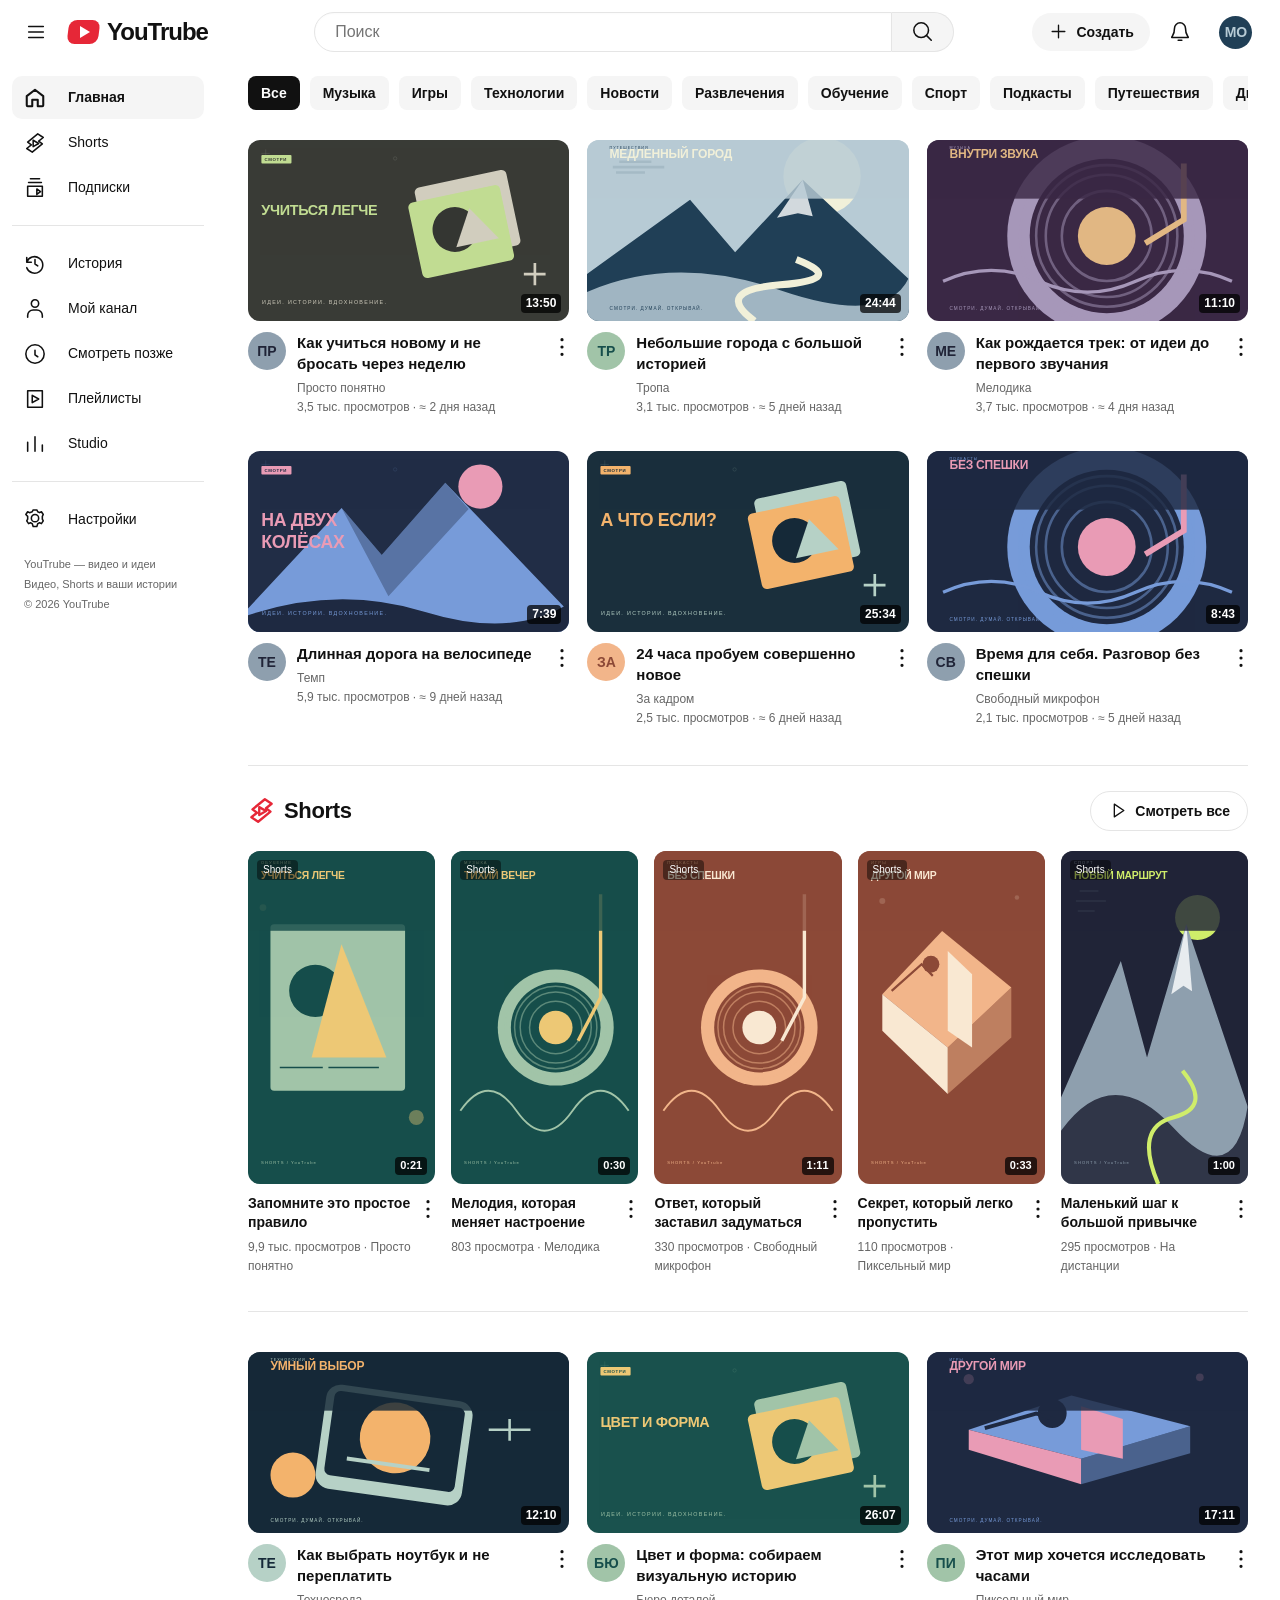
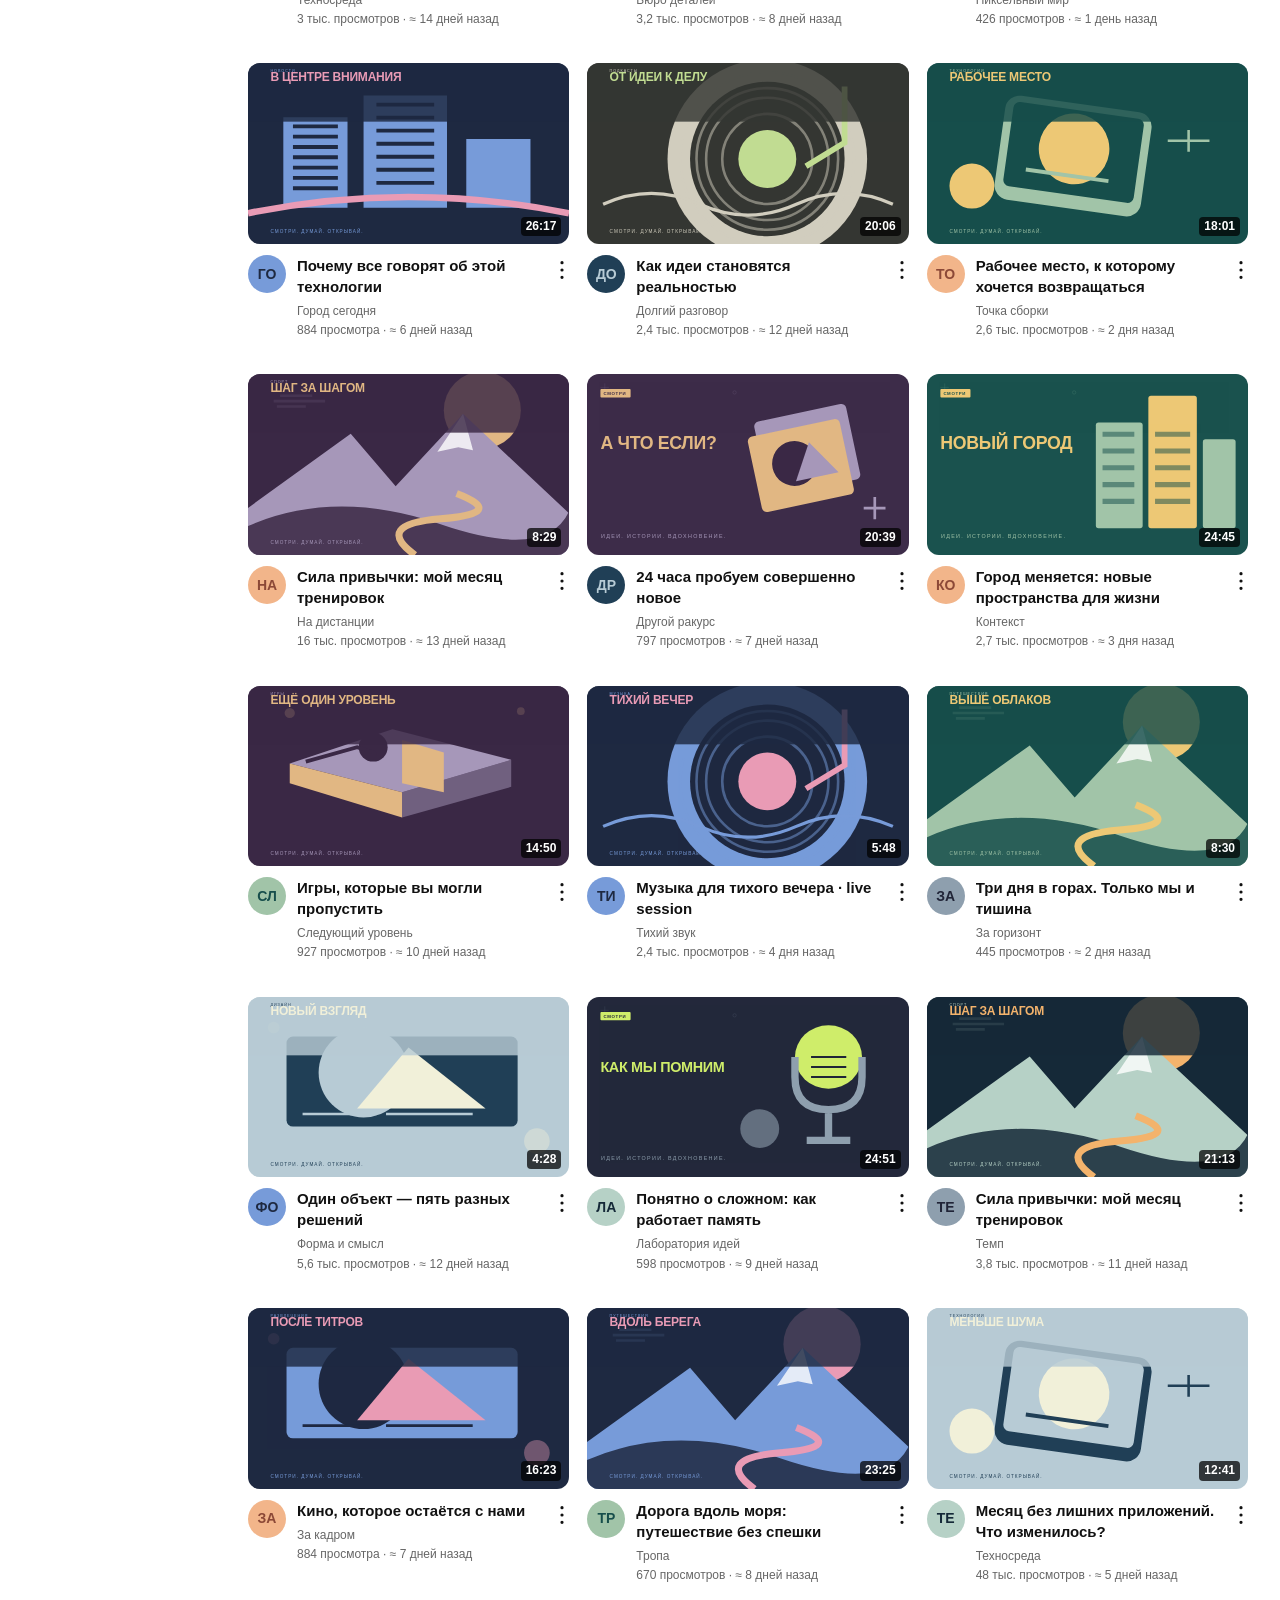
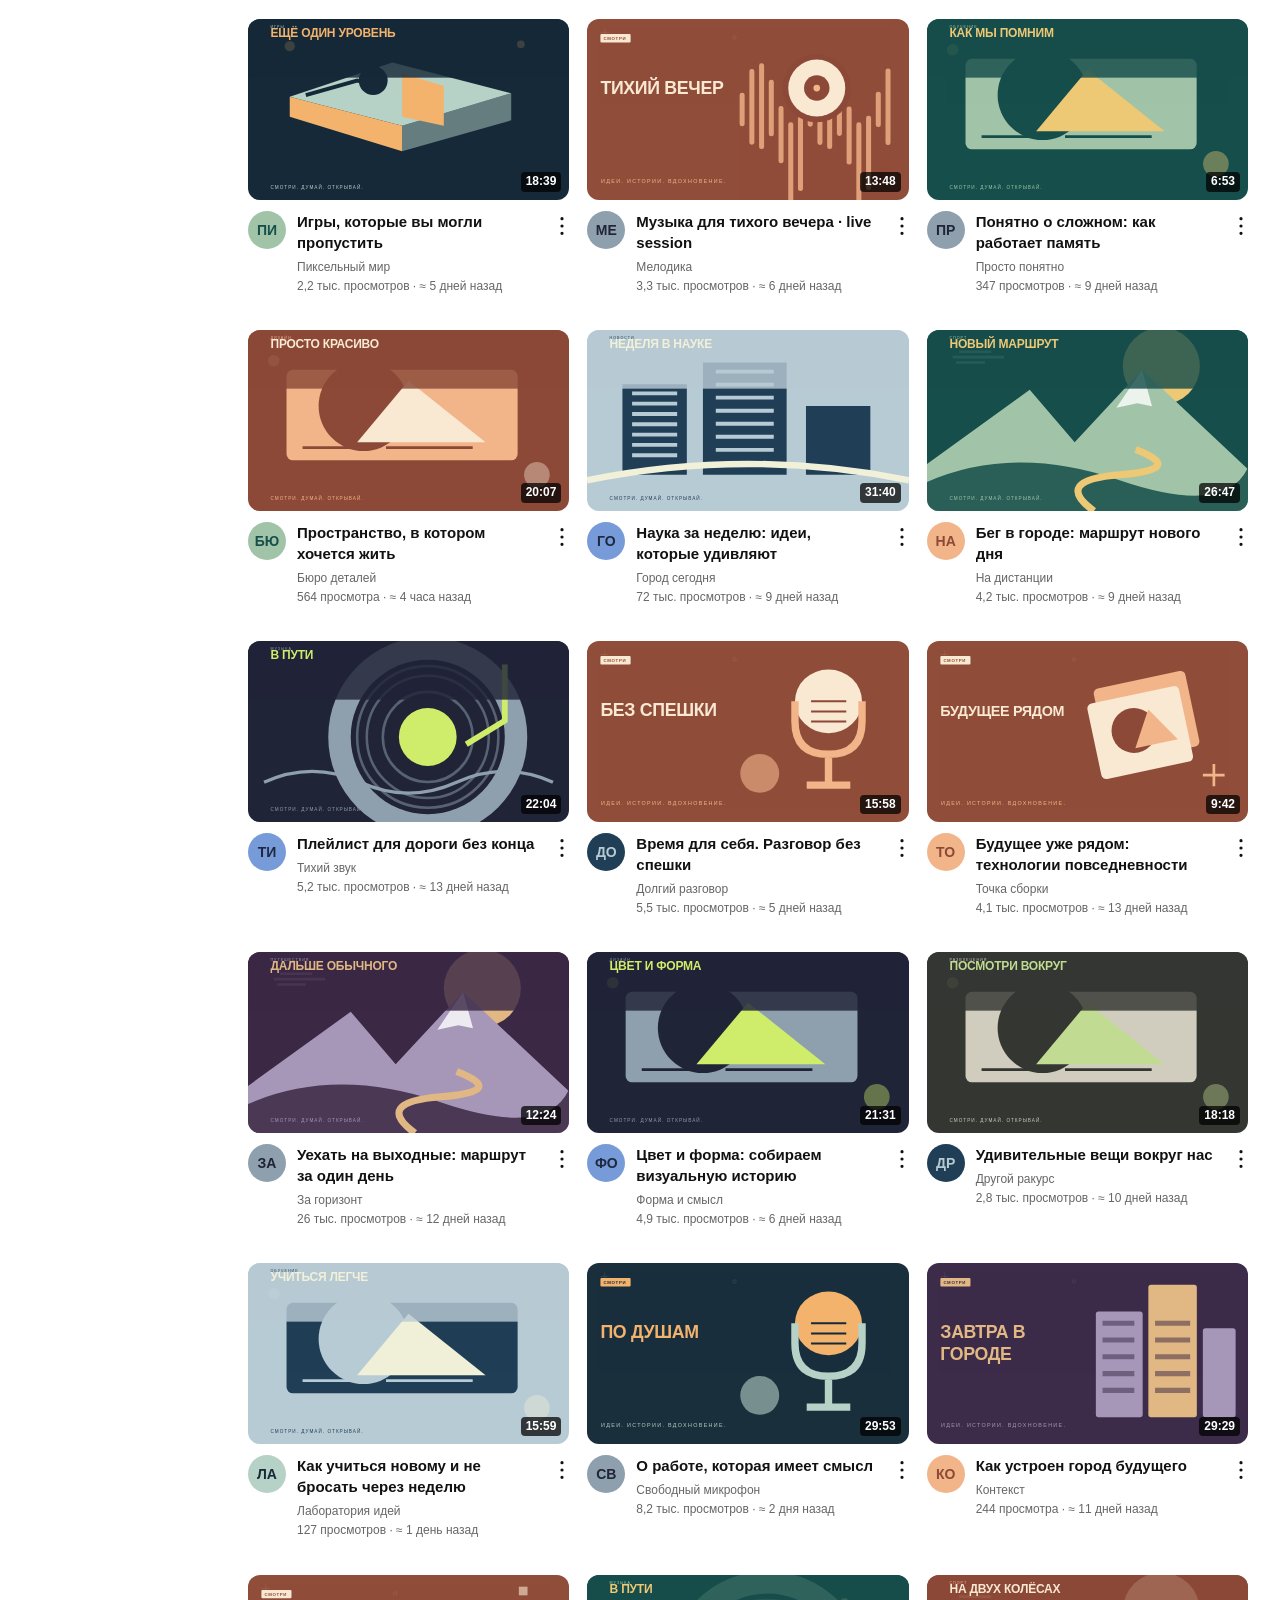
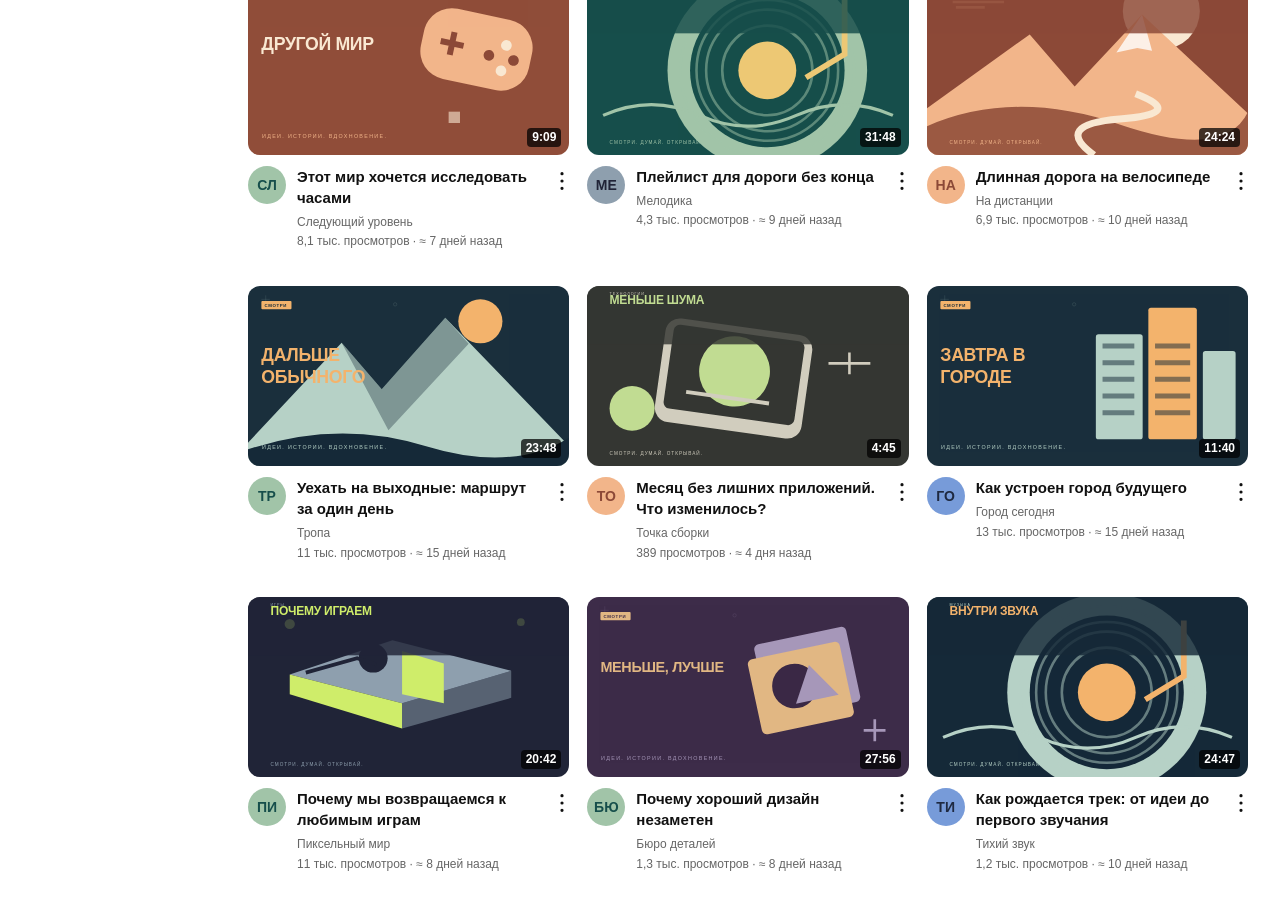
<file: files-pasted-by-the-user-senior/work/qa-v51/index.html>
<!doctype html>
<html lang="ru">
<head>
<meta charset="utf-8">
<meta name="viewport" content="width=device-width, initial-scale=1, viewport-fit=cover">
<meta name="color-scheme" content="light dark">
<meta name="description" content="YouTrube — видео, Shorts, идеи и ваши истории.">
<title>YouTrube — видео и идеи</title>
<style>
:root{--bg:#fff;--surface:#f5f5f5;--surface-hover:#eaeaea;--text-primary:#111;--text-secondary:#666;--border:#e5e5e5;--accent:#e62737;--blue:#065fd4;--sidebar-width:216px;--header-height:64px;--panel:#fff;--shadow:0 8px 40px #0002;--chart:#2389d7;--radius:12px}

[data-theme=dark]{--bg:#0f0f0f;--surface:#222;--surface-hover:#333;--text-primary:#f1f1f1;--text-secondary:#aaa;--border:#303030;--accent:#ff4757;--blue:#7db5ff;--panel:#191919;--shadow:0 8px 40px #0007;--chart:#56b8ff}

*{box-sizing:border-box}
html{scroll-behavior:smooth}
body{margin:0;background:var(--bg);color:var(--text-primary);font:14px/1.45 -apple-system,BlinkMacSystemFont,"Segoe UI",Arial,sans-serif}
button,input,textarea,select{font:inherit}
button,a,input,select,textarea{-webkit-tap-highlight-color:transparent}
button,a{touch-action:manipulation}
button{cursor:pointer;color:inherit}
button:disabled{cursor:wait;opacity:.6}
a{color:inherit;text-decoration:none}
img{display:block;max-width:100%;object-fit:cover}
button{border:0;background:none}
svg{display:block}
.icon{width:22px;height:22px;fill:none;stroke:currentColor;stroke-width:1.7;stroke-linecap:round;stroke-linejoin:round;flex-shrink:0}
button,a{transition:background .16s,color .16s,transform .16s}
button:focus-visible,a:focus-visible,input:focus-visible,textarea:focus-visible,select:focus-visible{outline:2px solid var(--blue);outline-offset:3px}
h1,h2,h3,p{margin:0}
h1{font-size:27px;letter-spacing:-.6px;line-height:1.3}
h2{font-size:21px;letter-spacing:-.35px}
h3{font-size:16px}
.muted{color:var(--text-secondary)}
.tiny{font-size:12px}
.nowrap{white-space:nowrap}
.divider{border:0;border-top:1px solid var(--border);margin:16px 0}
.icon-btn{height:40px;width:40px;display:inline-flex;align-items:center;justify-content:center;border-radius:50%;flex-shrink:0}
.icon-btn:hover{background:var(--surface-hover)}
.btn{min-height:38px;padding:9px 17px;display:inline-flex;align-items:center;justify-content:center;gap:8px;border-radius:24px;background:var(--surface);font-weight:600;white-space:nowrap}
.btn:hover{background:var(--surface-hover)}
.btn.primary{background:var(--text-primary);color:var(--bg)}
.btn.blue{background:var(--blue);color:var(--bg)}
.btn.outline{border:1px solid var(--border);background:transparent}
.btn.danger{color:var(--accent)}
.btn .icon{width:19px;height:19px}
.btn.selected{background:var(--surface-hover);color:var(--blue)}
.row{display:flex;align-items:center;gap:12px}
.row.wrap{flex-wrap:wrap}
.between{justify-content:space-between}
.gap8{gap:8px}
.stack{display:grid;gap:18px}
.avatar{width:38px;height:38px;border-radius:50%;flex-shrink:0;display:grid;place-items:center;background:#b6c9c1;color:#173b30;font-weight:700;overflow:hidden}
.avatar img{height:100%;width:100%}
.avatar.large{width:120px;height:120px;font-size:40px}
.avatar.medium{width:64px;height:64px;font-size:23px}
.avatar.small{height:30px;width:30px;font-size:11px}
.header{position:fixed;inset:0 0 auto;height:var(--header-height);background:var(--bg);z-index:30;display:flex;align-items:center;justify-content:space-between;padding:0 24px 0 16px;gap:24px}
.brand{display:flex;align-items:center;gap:8px;font-size:25px;letter-spacing:-1px;font-weight:800;white-space:nowrap}
.brandmark{width:31px;height:24px;background:var(--accent);border-radius:8px;transform:skew(-7deg);display:grid;place-items:center}
.brandmark:after{content:"";border-left:10px solid #fff;border-top:6px solid transparent;border-bottom:6px solid transparent;margin-left:3px;transform:skew(7deg)}
.brand small{font-size:12px;letter-spacing:0;font-weight:500;color:var(--text-secondary);align-self:flex-end;margin:0 0 5px 2px}
.header-left{display:flex;align-items:center;gap:12px;min-width:192px}
.search{display:flex;max-width:640px;flex:1;height:40px}
.search input{width:100%;min-width:0;border:1px solid var(--border);border-radius:24px 0 0 24px;background:var(--bg);color:var(--text-primary);padding:0 20px;font-size:16px;box-shadow:inset 0 1px 2px #00000005}
.search button{width:62px;flex-shrink:0;background:var(--surface);border:1px solid var(--border);border-left:0;border-radius:0 24px 24px 0;display:grid;place-items:center}
.search button:hover{background:var(--surface-hover)}
.header-actions{display:flex;align-items:center;gap:10px}
.profile-btn{padding:0;margin-left:6px}
.profile-btn .avatar{width:33px;height:33px}
.create-top{padding-right:16px}
.sidebar{position:fixed;top:var(--header-height);left:0;bottom:0;width:var(--sidebar-width);padding:10px 12px 24px;overflow-y:auto;background:var(--bg);z-index:20;scrollbar-width:thin}
.sidebar-item{height:43px;border-radius:10px;display:flex;align-items:center;gap:22px;padding:0 12px;margin:2px 0;white-space:nowrap}
.sidebar-item:hover{background:var(--surface)}
.sidebar-item.active{background:var(--surface);font-weight:600}
.sidebar-item.active .icon{stroke-width:2.25}
.sidebar-label{padding:12px;font-size:13px;font-weight:600}
.sidebar-foot{padding:12px;font-size:11px;line-height:1.8;color:var(--text-secondary)}
.sidebar-channel{padding:18px 0;text-align:center}
.sidebar-channel .avatar{margin:0 auto 12px}
.sidebar-channel h3{overflow:hidden;text-overflow:ellipsis;padding:0 8px}
.compact{--sidebar-width:76px}
.compact .sidebar-item{height:70px;flex-direction:column;gap:5px;padding:12px 0;font-size:10px}
.compact .sidebar-label,.compact .sidebar-foot,.compact .sidebar .divider,.compact .sidebar-channel,.compact .subscription-links{display:none}
.content{margin-left:var(--sidebar-width);padding:88px 32px 40px;min-height:100vh;max-width:2200px}
.chips{position:sticky;top:64px;padding:12px 0 20px;background:var(--bg);z-index:10;display:flex;gap:10px;overflow-x:auto;scrollbar-width:none;margin-top:-24px;margin-bottom:10px}
.chips::-webkit-scrollbar{display:none}
.chip{border-radius:8px;padding:7px 13px;background:var(--surface);white-space:nowrap;font-weight:600}
.chip:hover{background:var(--surface-hover)}
.chip.active{background:var(--text-primary);color:var(--bg)}
.video-grid{display:grid;grid-template-columns:repeat(3,minmax(0,1fr));gap:34px 18px}
.video-card{min-width:0;position:relative}
.thumb-link{display:block;position:relative;overflow:hidden;border-radius:12px;background:var(--surface);aspect-ratio:16/9}
.thumbnail{width:100%;height:100%;object-fit:cover;transition:transform .25s}
.thumb-link:hover .thumbnail{transform:scale(1.035)}
.thumb-link:after{content:"▶";position:absolute;top:50%;left:50%;transform:translate(-50%,-50%);width:45px;height:45px;display:grid;place-items:center;border-radius:50%;background:#0007;color:white;opacity:0;transition:opacity .2s}
.thumb-link:hover:after{opacity:1}
.duration{position:absolute;bottom:8px;right:8px;padding:1px 5px;font-size:12px;font-weight:600;background:#000b;color:#fff;border-radius:4px}
.fresh{position:absolute;top:9px;left:9px;font-size:10px;text-transform:uppercase;letter-spacing:1px;background:#fff;color:#111;padding:4px 7px;border-radius:4px;font-weight:700}
.card-info{display:flex;align-items:flex-start;gap:11px;padding-top:11px}
.card-copy{min-width:0;flex:1}
.card-title{font-weight:600;font-size:15px;line-height:1.4;display:-webkit-box;-webkit-line-clamp:2;-webkit-box-orient:vertical;overflow:hidden;margin:0 0 5px}
.card-meta{font-size:12px;line-height:1.6;color:var(--text-secondary)}
.card-meta a:hover{color:var(--text-primary)}
.card-more{width:26px;height:30px;margin-right:-6px}
.section-head{display:flex;align-items:center;justify-content:space-between;gap:16px;margin-bottom:24px;flex-wrap:wrap}
.page-copy{margin-bottom:24px;max-width:720px}
.page-copy p{margin-top:8px;color:var(--text-secondary)}
.bottom-nav{display:none}
.empty{display:flex;flex-direction:column;align-items:center;justify-content:center;text-align:center;padding:70px 24px;gap:12px;min-height:290px}
.empty-symbol{background:var(--surface);width:82px;height:82px;border-radius:50%;display:grid;place-items:center;margin-bottom:8px}
.empty-symbol .icon{height:36px;width:36px}
.empty p{color:var(--text-secondary);max-width:400px}
.channel-banner{height:190px;width:100%;border-radius:14px;object-fit:cover;margin-bottom:26px}
.channel-head{display:flex;gap:24px;align-items:center;margin:0 0 28px}
.channel-copy{min-width:0;overflow-wrap:anywhere}
.channel-copy h1{font-size:34px;margin-bottom:8px}
.channel-copy p{margin:9px 0;max-width:800px;white-space:pre-wrap;overflow-wrap:anywhere}
.channel-head .row{margin-top:14px}
.tabs{display:flex;gap:26px;border-bottom:1px solid var(--border);margin-bottom:26px;overflow:auto}
.tab{padding:11px 0 13px;white-space:nowrap;color:var(--text-secondary);font-size:15px;font-weight:600;border-bottom:2px solid transparent}
.tab.active{color:var(--text-primary);border-bottom-color:var(--text-primary)}
.about-panel{max-width:780px}
.about-panel p{white-space:pre-wrap;overflow-wrap:anywhere}
.watch-layout{display:grid;grid-template-columns:minmax(0,1fr) 340px;gap:24px}
.watch-main{min-width:0}
.player{position:relative;aspect-ratio:16/9;background:#000;border-radius:14px;overflow:hidden;color:#fff}
.player>img{width:100%;height:100%;opacity:.85}
.player.playing>img{animation:slowpan 24s ease-in-out infinite alternate;opacity:.92}
.player-center{position:absolute;top:50%;left:50%;transform:translate(-50%,-50%);background:#0008;width:66px;height:66px;border-radius:50%;display:grid;place-items:center;backdrop-filter:blur(3px)}
.player-center .icon{width:30px;height:30px;fill:#fff;stroke:#fff}
.playing .player-center{opacity:0}
.playing:hover .player-center,.playing:focus-within .player-center{opacity:1}
.player-caption{position:absolute;left:24px;top:20px;font-size:11px;letter-spacing:2px;opacity:.7}
.player-controls{position:absolute;bottom:0;left:0;right:0;padding:28px 12px 7px;background:linear-gradient(transparent,#000b)}
.player-controls input[type=range]{accent-color:var(--accent);height:4px;width:100%;cursor:pointer;margin:0}
.player-control-row{display:flex;align-items:center;gap:5px;font-size:12px}
.player-control-row .icon-btn{height:32px;width:32px}
.player-control-row .time{margin-left:4px;flex:1}
.player-control-row input.volume{width:56px;margin-left:3px}
.watch-title{font-size:22px;font-weight:700;line-height:1.35;margin:16px 0 13px;overflow-wrap:anywhere}
.watch-actions{display:flex;align-items:center;justify-content:space-between;gap:12px;flex-wrap:wrap}
.channel-byline{display:flex;gap:11px;align-items:center}
.channel-byline .btn{margin-left:9px}
.channel-byline h3{font-size:14px}
.reactions{display:flex;gap:8px;align-items:center;flex-wrap:wrap}
.reaction-group{display:flex;background:var(--surface);border-radius:24px;overflow:hidden}
.reaction-group .btn{background:none;border-radius:0}
.reaction-group .btn+button{border-left:1px solid var(--border);padding:8px 12px}
.description{background:var(--surface);border-radius:12px;padding:14px;margin-top:18px}
.description p{white-space:pre-wrap;overflow-wrap:anywhere;margin-top:9px}
.description:not(.expanded) p{display:-webkit-box;-webkit-line-clamp:3;-webkit-box-orient:vertical;overflow:hidden}
.text-btn{font-weight:600;padding:10px 0 0}
.comments{margin-top:26px}
.comments h3{margin-bottom:20px}
.comment-form{display:flex;gap:12px;margin:18px 0 24px}
.comment-form input{flex:1;min-width:0;border:0;border-bottom:1px solid var(--border);background:var(--bg);color:var(--text-primary);padding:10px 0}
.comment{display:flex;gap:12px;margin:18px 0}
.comment p{white-space:pre-wrap;overflow-wrap:anywhere;margin-top:3px}
.watch-aside .video-card{display:flex;gap:9px;margin:0 0 15px}
.watch-aside .thumb-link{width:160px;min-width:160px;height:90px;border-radius:9px}
.watch-aside .card-info{padding:0;gap:0;flex:1}
.watch-aside .card-info>a{display:none}
.watch-aside .card-title{font-size:13px;-webkit-line-clamp:2}
.watch-aside .card-more{width:18px}
.watch-aside .card-meta{font-size:11px}
.watch-aside h3{margin-bottom:14px}
.history-list{display:grid;gap:22px;max-width:1040px}
.history-list .video-card{display:flex;gap:20px}
.history-list .thumb-link{width:270px;min-width:270px}
.history-list .card-info{padding-top:6px;flex:1}
.history-list .card-title{font-size:18px}
.history-list .card-info>a{display:none}
.channel-result{display:flex;gap:20px;padding:18px 0;border-bottom:1px solid var(--border);align-items:center}
.channel-result .channel-copy{flex:1}
.channel-result p{margin:5px 0}
.search-heading{margin-bottom:14px}
.studio{background:var(--surface);min-height:100vh}
.studio .content{padding:90px 30px 40px}
.studio .sidebar,.studio .header{background:var(--bg)}
.studio .sidebar-item.active{color:var(--accent);background:var(--surface)}
.studio-page{max-width:1460px;margin:0 auto}
.panel{background:var(--panel);border:1px solid var(--border);border-radius:12px;padding:24px;min-width:0}
.panel h2,.panel h3{margin-bottom:15px}
.stat-grid{display:grid;grid-template-columns:repeat(5,minmax(0,1fr));gap:12px;margin-bottom:24px}
.stat-card{background:var(--panel);border:1px solid var(--border);padding:19px 20px;border-radius:10px;min-width:0}
.stat-card label{display:block;color:var(--text-secondary);font-size:12px;margin-bottom:10px}
.stat-value{font-size:27px;letter-spacing:-.8px;line-height:1.2;overflow-wrap:anywhere;font-variant-numeric:tabular-nums;animation:appear .2s}
.stat-card small{display:block;margin-top:10px;font-size:11px;color:var(--text-secondary)}
.dashboard-grid{display:grid;grid-template-columns:1.15fr 1fr;gap:20px}
.feature-performance{display:grid;grid-template-columns:180px 1fr;gap:18px;align-items:start}
.feature-performance .thumb-link{border-radius:8px}
.metric-list{display:grid;gap:12px}
.metric-line{display:flex;justify-content:space-between;gap:12px;border-bottom:1px solid var(--border);padding:0 0 10px}
.metric-line:last-child{border:0;padding:0}
.metric-line span{color:var(--text-secondary)}
.metric-line strong{font-weight:600}
.callout{border:1px solid var(--border);border-radius:10px;padding:18px;background:var(--surface);margin-top:20px}
.callout p{color:var(--text-secondary);margin:8px 0 14px}
.analytics-layout{display:grid;grid-template-columns:minmax(0,1fr) 290px;gap:20px}
.chart-wrap{position:relative}
.chart-svg{width:100%;height:245px;overflow:visible}
.chart-grid{stroke:var(--border);stroke-width:1}
.chart-label{fill:var(--text-secondary);font-size:11px}
.chart-tooltip{position:absolute;pointer-events:none;background:var(--text-primary);color:var(--bg);font-size:12px;padding:7px 10px;border-radius:6px;box-shadow:var(--shadow);white-space:nowrap;transform:translate(-50%,-110%);z-index:5;display:none}
.bars{display:flex;align-items:flex-end;gap:3px;height:86px;margin:24px 0 8px}
.bar{flex:1;min-width:0;background:var(--chart);border-radius:2px 2px 0 0;opacity:.8}
.bar:hover{opacity:1}
.realtime-dot{width:7px;height:7px;border-radius:50%;background:var(--chart);display:inline-block;margin-right:5px}
.rt-number{font-size:28px;margin-top:22px}
.top-video{display:flex;justify-content:space-between;align-items:center;gap:10px;padding:11px 0;border-bottom:1px solid var(--border);font-size:12px}
.top-video a{overflow:hidden;display:-webkit-box;-webkit-line-clamp:2;-webkit-box-orient:vertical;max-width:80%}
.traffic-list{display:grid;gap:16px}
.traffic-track{height:5px;border-radius:4px;background:var(--surface);margin-top:7px;overflow:hidden}
.traffic-fill{height:100%;background:var(--chart);border-radius:4px}
.below-analytics{display:grid;grid-template-columns:1fr 1fr;gap:20px;margin-top:20px}
.content-table{width:100%;border-collapse:collapse;font-size:12px}
.content-table th{text-align:left;color:var(--text-secondary);font-weight:500;padding:15px 12px;border-bottom:1px solid var(--border)}
.content-table td{padding:16px 12px;border-bottom:1px solid var(--border);vertical-align:middle}
.content-table tr:hover td{background:var(--surface)}
.table-video{display:flex;gap:14px;align-items:center;max-width:420px}
.table-video img{width:110px;height:62px;border-radius:6px;flex-shrink:0}
.table-video strong{font-size:13px;display:-webkit-box;-webkit-line-clamp:2;-webkit-box-orient:vertical;overflow:hidden}
.table-video .row{margin-top:5px}
.table-video .icon-btn{width:28px;height:28px}
.table-panel{padding:0;overflow:hidden}
.badge{display:inline-flex;padding:4px 8px;background:var(--surface);border-radius:5px;white-space:nowrap;font-size:11px}
.badge.public{color:#168449}
.select{min-height:38px;border:1px solid var(--border);background:var(--panel);color:var(--text-primary);padding:7px 12px;border-radius:8px;max-width:100%}
.form-grid{display:grid;grid-template-columns:minmax(0,1fr) 330px;gap:26px}
.field{display:grid;gap:7px;margin-bottom:18px;min-width:0}
.field label{font-size:12px;font-weight:600}
.input{width:100%;border:1px solid var(--border);border-radius:8px;background:var(--panel);color:var(--text-primary);padding:12px;min-width:0;resize:vertical}
.input:focus{border-color:var(--blue)}
textarea.input{min-height:115px}
.field small{font-size:11px;color:var(--text-secondary)}
.form-row{display:grid;grid-template-columns:1fr 1fr;gap:14px}
.upload-preview{aspect-ratio:16/9;border:1px dashed var(--border);border-radius:10px;overflow:hidden;background:var(--surface);display:grid;place-items:center;margin-bottom:12px}
.upload-preview img{width:100%;height:100%}
.upload-label{display:inline-flex;gap:8px;cursor:pointer;align-items:center;justify-content:center;font-weight:600}
.file-input{position:absolute;width:1px;height:1px;opacity:0;overflow:hidden}
.upload-label:focus-within{outline:2px solid var(--blue);outline-offset:3px}
.upload-tile{display:flex;flex-direction:column;align-items:center;text-align:center;padding:22px;gap:10px}
.upload-tile .icon{width:32px;height:32px}
.preview-banner{height:145px;width:100%;object-fit:cover;border-radius:9px}
.image-setting{display:flex;align-items:center;gap:24px;border-bottom:1px solid var(--border);padding-bottom:22px;margin-bottom:22px}
.image-setting .copy{flex:1}
.image-setting p{font-size:12px;color:var(--text-secondary);margin:7px 0 12px}
.customization{max-width:960px}
.customization .panel{margin-top:20px}
.settings-row{display:flex;align-items:center;justify-content:space-between;gap:15px;padding:20px 0;border-bottom:1px solid var(--border)}
.settings-row p{font-size:12px;color:var(--text-secondary);margin-top:5px}
.settings-row:last-child{border:0}
.dropdown{position:fixed;z-index:65;background:var(--panel);border:1px solid var(--border);border-radius:12px;padding:8px;box-shadow:var(--shadow);width:256px;max-width:calc(100vw - 24px)}
.dropdown-item{width:100%;text-align:left;padding:11px 12px;border-radius:7px;display:flex;gap:12px;align-items:center;line-height:1.3;font-size:13px}
.dropdown-item:hover{background:var(--surface)}
.dropdown-heading{padding:10px 12px;border-bottom:1px solid var(--border);margin-bottom:6px}
.dropdown-heading p{font-size:12px;color:var(--text-secondary);margin-top:3px}
.modal-backdrop{position:fixed;inset:0;background:#0007;z-index:70;display:flex;align-items:center;justify-content:center;padding:24px;backdrop-filter:blur(2px)}
.modal{max-width:860px;width:100%;max-height:calc(100dvh - 48px);display:flex;flex-direction:column;border-radius:16px;background:var(--panel);box-shadow:var(--shadow);animation:modalIn .18s ease}
.modal.small{max-width:480px}
.modal-header{padding:20px 24px;border-bottom:1px solid var(--border);display:flex;justify-content:space-between;align-items:center;gap:16px}
.modal-header h2{font-size:21px}
.modal-body{overflow-y:auto;padding:24px;overscroll-behavior:contain}
.modal-footer{display:flex;justify-content:flex-end;gap:10px;padding:16px 24px;border-top:1px solid var(--border)}
.modal .form-grid{grid-template-columns:minmax(0,1fr) 260px}
.toast-container{position:fixed;bottom:24px;left:calc(var(--sidebar-width) + 24px);z-index:100;display:grid;gap:8px;pointer-events:none;max-width:calc(100vw - 48px)}
.toast{background:var(--text-primary);color:var(--bg);padding:13px 22px;border-radius:9px;box-shadow:var(--shadow);font-size:13px;animation:appear .18s;pointer-events:auto}
.notice{padding:12px 16px;background:var(--surface);border-radius:9px;font-size:12px;color:var(--text-secondary);margin-bottom:18px}
.form-error{color:var(--accent);font-size:13px;margin-top:10px}
.progress{height:4px;background:var(--surface);overflow:hidden;border-radius:4px;margin-top:16px}
.progress span{display:block;height:100%;background:var(--blue);animation:progress 1.4s ease forwards}
.debug{position:fixed;bottom:15px;right:15px;background:#141d23;color:#85f4b3;padding:16px;z-index:60;border-radius:8px;white-space:pre;font:11px/1.8 monospace;max-width:calc(100vw - 30px)}
.skeleton{background:linear-gradient(100deg,var(--surface) 20%,var(--surface-hover) 50%,var(--surface) 80%);background-size:200% 100%;animation:shimmer 1s infinite}
.skeleton-card{aspect-ratio:16/11;border-radius:12px}
.storage-error{position:fixed;top:64px;left:0;right:0;background:#ffe6e6;color:#9a1522;padding:10px 18px;text-align:center;z-index:68;font-size:12px}
.mobile-search-toggle{display:none}
.search-mobile-close{display:none}
.player:fullscreen{border-radius:0;width:100%;height:100%;aspect-ratio:auto}
.player:fullscreen>img{object-fit:contain}
.player.fullscreen-fallback{position:fixed;inset:0;width:100vw;height:100dvh;z-index:100;border-radius:0;aspect-ratio:auto}
.player.fullscreen-fallback>img{object-fit:contain}
.phase-pill{color:var(--blue);font-size:11px}
.readable{max-width:760px;line-height:1.7}
.studio-actions{display:flex;gap:10px;align-items:center;flex-wrap:wrap}
.live{font-size:11px;color:var(--text-secondary);display:flex;align-items:center;gap:6px}
.live:before{content:"";width:6px;height:6px;border-radius:50%;background:#25a15e}
.error-page{margin:50px auto;text-align:center;max-width:500px}
.nowrap-ellipsis{overflow:hidden;text-overflow:ellipsis;white-space:nowrap}
.hidden{display:none!important}
body.modal-open{overflow:hidden}
button[aria-pressed=true] .icon{fill:currentColor}
input[type=range]{accent-color:var(--accent)}
.intro-card{background:var(--panel);border:1px solid var(--border);padding:28px;border-radius:12px}
.intro-card h2{margin:16px 0 10px}
.intro-art{height:125px;background:var(--surface);border-radius:8px;display:grid;place-items:center;position:relative;overflow:hidden}
.intro-art .icon{width:55px;height:55px;color:var(--accent)}
.intro-art:before,.intro-art:after{content:"";position:absolute;width:130px;height:130px;border:1px solid var(--border);border-radius:50%;left:-30px;top:-45px}
.intro-art:after{left:auto;top:auto;right:-25px;bottom:-60px}
.chart-period-copy{font-size:12px;color:var(--text-secondary);margin-bottom:18px}

@keyframes appear{from{opacity:.45;transform:translateY(3px)}
to{opacity:1;transform:none}
}
@keyframes modalIn{from{opacity:0;transform:translateY(10px) scale(.98)}
to{opacity:1;transform:none}
}
@keyframes progress{from{width:0}
to{width:100%}
}
@keyframes shimmer{to{background-position:-200% 0}
}
@keyframes slowpan{from{transform:scale(1)}
to{transform:scale(1.08)}
}
@media(min-width:1850px){.video-grid{grid-template-columns:repeat(4,minmax(0,1fr))}
}

@media(max-width:1200px){:root{--sidebar-width:76px}
.sidebar-item{height:70px;flex-direction:column;gap:5px;padding:12px 0;font-size:10px}
.sidebar-label,.sidebar-foot,.sidebar .divider,.sidebar-channel,.subscription-links{display:none}
.content{padding-left:24px;padding-right:24px}
.video-grid{grid-template-columns:repeat(3,minmax(0,1fr));gap:28px 16px}
.watch-layout{grid-template-columns:minmax(0,1fr) 290px;gap:18px}
.watch-aside .thumb-link{width:130px;min-width:130px;height:74px}
.stat-card{padding:16px 13px}
.stat-value{font-size:23px}
.analytics-layout{grid-template-columns:minmax(0,1fr) 250px}
.table-video img{width:85px;height:48px}
.content-table th,.content-table td{padding:13px 8px}
.header-left{min-width:155px}
.header{gap:18px}
.studio .content{padding-left:24px;padding-right:24px}
}

@media(max-width:950px){.video-grid{grid-template-columns:repeat(2,minmax(0,1fr))}
.watch-layout{grid-template-columns:1fr}
.watch-aside{display:grid;grid-template-columns:1fr 1fr;gap:0 18px}
.watch-aside h3{grid-column:1/-1}
.watch-aside .video-card{display:block}
.watch-aside .thumb-link{width:100%;height:auto;aspect-ratio:16/9}
.watch-aside .card-info{padding-top:10px}
.watch-aside .card-title{font-size:14px}
.watch-aside .card-meta{font-size:12px}
.dashboard-grid{grid-template-columns:1fr}
.analytics-layout{grid-template-columns:1fr}
.realtime-panel .bars{height:95px}
.stat-grid{grid-template-columns:repeat(3,minmax(0,1fr))}
.below-analytics{grid-template-columns:1fr}
.form-grid{grid-template-columns:1fr 260px}
.header-left{min-width:145px}
.header{gap:12px;padding-right:16px}
.content-table th:nth-child(3),.content-table td:nth-child(3){display:none}
.feature-performance{grid-template-columns:220px 1fr}
}

@media(max-width:700px){:root{--sidebar-width:0px;--header-height:58px}
.header{height:58px;padding:0 14px;gap:8px}
.header-left{min-width:0;gap:0}
.header-left>.icon-btn{display:none}
.brand{font-size:24px}
.brandmark{width:28px;height:23px}
.header-actions{gap:2px}
.create-top{height:36px;width:36px;padding:0;background:none}
.create-top span{display:none}
.header-actions .icon-btn{width:36px;height:36px}
.profile-btn{margin-left:3px}
.header-actions .profile-btn .avatar{width:29px;height:29px}
.mobile-search-toggle{display:inline-flex}
.header>.search{display:none}
.header.search-open>.search{display:flex;position:absolute;left:14px;right:54px;max-width:none;background:var(--bg);z-index:2}
.header.search-open .header-left,.header.search-open .header-actions{visibility:hidden}
.search-mobile-close{position:absolute;right:8px;display:none}
.header.search-open .search-mobile-close{display:inline-flex}
.search input{font-size:14px}
.sidebar{display:none}
.content,.studio .content{margin-left:0;padding:78px 16px 90px}
.chips{top:58px;margin-top:-20px;padding:11px 0 14px;margin-bottom:5px;gap:8px}
.chip{font-size:12px;padding:7px 12px}
.video-grid{grid-template-columns:1fr;gap:25px}
.card-title{font-size:15px}
.card-meta{font-size:12px}
.thumb-link{border-radius:10px}
.bottom-nav{display:flex;position:fixed;bottom:0;left:0;right:0;z-index:35;background:var(--bg);border-top:1px solid var(--border);padding:5px 4px calc(5px + env(safe-area-inset-bottom));height:calc(61px + env(safe-area-inset-bottom));justify-content:space-around}
.bottom-item{display:flex;align-items:center;justify-content:center;flex-direction:column;gap:3px;font-size:10px;min-width:54px;color:var(--text-secondary)}
.bottom-item.active{color:var(--text-primary);font-weight:600}
.bottom-item .icon{width:22px;height:22px}
.bottom-item.active .icon{stroke-width:2.4}
.channel-banner{height:105px;border-radius:9px;margin-bottom:18px}
.channel-head{align-items:flex-start;gap:14px;margin-bottom:20px}
.channel-head .avatar.large{height:72px;width:72px;font-size:25px}
.channel-copy h1{font-size:23px;margin:0 0 5px}
.channel-copy .muted{font-size:12px}
.channel-copy p{font-size:12px;margin:7px 0}
.channel-head .row{gap:7px}
.channel-head .btn{font-size:11px;padding:8px 11px}
.tabs{gap:23px;margin-bottom:20px}
.tab{font-size:14px}
.watch-layout{display:block}
.player{border-radius:10px}
.watch-title{font-size:18px;margin-top:14px}
.watch-actions{gap:15px}
.channel-byline{gap:8px;width:100%}
.channel-byline .btn{margin-left:auto;font-size:12px;padding:9px 13px}
.reactions{gap:7px}
.reactions .btn{font-size:12px;padding:8px 12px}
.reactions .icon-btn{width:36px;height:36px}
.watch-aside{display:block;margin-top:28px}
.watch-aside .video-card{margin-bottom:23px}
.watch-aside .thumb-link{width:100%;height:auto}
.watch-aside .card-info{padding-top:9px}
.watch-aside .card-title{font-size:15px}
.watch-aside .card-meta{font-size:12px}
.description{font-size:12px;padding:12px}
.comments{margin-top:22px}
.comment-form{gap:8px}
.comment-form .btn{width:38px;padding:0;font-size:0}
.comment-form .btn .icon{width:18px}
.history-list .video-card{gap:12px}
.history-list .thumb-link{width:140px;min-width:140px;height:79px}
.history-list .card-title{font-size:13px}
.history-list .card-meta{font-size:11px}
.history-list .card-info{padding:0;min-width:0}
.section-head{margin-bottom:20px;gap:12px}
.section-head h1{font-size:24px}
.stat-grid{grid-template-columns:repeat(2,minmax(0,1fr));gap:10px;margin-bottom:18px}
.stat-card{padding:16px}
.stat-value{font-size:24px}
.stat-card:last-child{grid-column:1/-1}
.stat-card small{font-size:10px}
.panel{padding:18px}
.dashboard-grid,.analytics-layout,.below-analytics{gap:16px}
.feature-performance{grid-template-columns:1fr}
.feature-performance .thumb-link{max-width:none}
.table-panel{padding:0;background:transparent;border:0}
.content-table,.content-table tbody{display:block}
.content-table thead{display:none}
.content-table tr{display:grid;grid-template-columns:repeat(3,1fr);background:var(--panel);border:1px solid var(--border);border-radius:11px;margin-bottom:12px;padding:12px;gap:6px}
.content-table td{display:block;padding:6px 0;border:0;font-size:11px;overflow-wrap:anywhere}
.content-table td:first-child{grid-column:1/-1;padding:0 0 5px}
.content-table td:nth-child(3){display:none}
.content-table td[data-label]:before{content:attr(data-label);display:block;color:var(--text-secondary);font-size:10px;margin-bottom:4px}
.table-video{max-width:none;gap:10px}
.table-video img{width:110px;height:62px}
.table-video strong{font-size:13px}
.content-table tr:hover td{background:none}
.form-grid,.modal .form-grid{grid-template-columns:1fr}
.form-grid>.upload-column{grid-row:1}
.form-row{gap:10px}
.input{padding:10px}
.modal-backdrop{padding:0;align-items:flex-end}
.modal{max-height:95dvh;border-radius:16px 16px 0 0}
.modal.small{max-width:none}
.modal-header{padding:14px 18px}
.modal-header h2{font-size:18px}
.modal-body{padding:18px}
.modal-footer{padding:14px 18px}
.modal .upload-preview{max-width:320px;margin-left:auto;margin-right:auto}
.modal .upload-column{border-bottom:1px solid var(--border);padding-bottom:18px}
.image-setting{gap:16px;align-items:flex-start}
.image-setting .avatar.large{height:75px;width:75px;font-size:25px}
.preview-banner{height:100px}
.settings-row{align-items:flex-start}
.settings-row .select{font-size:12px;padding:8px;min-width:95px}
.settings-row .btn{font-size:11px;padding:9px 11px}
.toast-container{bottom:77px;left:16px;right:16px;max-width:none}
.toast{font-size:12px}
.dropdown{right:12px!important;left:auto!important;max-height:calc(100dvh - 90px);overflow:auto}
.channel-result{gap:12px;align-items:flex-start}
.channel-result .avatar.medium{width:50px;height:50px;font-size:20px}
.channel-result .btn{padding:8px 10px;font-size:11px}
.channel-result h3{font-size:14px}
.channel-result p{font-size:11px}
.chart-svg{height:215px}
.chart-tooltip{font-size:10px}
.debug{bottom:75px;right:12px}
.page-copy p{font-size:13px}
.intro-card{padding:20px}
.header .search{height:38px}
.header .search button{width:46px}
.notification-panel{max-height:65dvh;overflow:auto}
.player-controls{padding-top:18px}
.player-caption{font-size:8px;top:12px;left:15px}
.player-center{height:52px;width:52px}
.live{font-size:10px}
}

@media(min-width:431px) and (max-width:700px){.video-grid{grid-template-columns:repeat(2,minmax(0,1fr))}
.card-info{gap:8px}
.card-info .avatar{width:29px;height:29px}
.card-title{font-size:13px}
.card-meta{font-size:11px}
.card-more{width:20px}
}

@media(prefers-reduced-motion:reduce){*,*:before,*:after{animation:none!important;transition:none!important;scroll-behavior:auto!important}
}

/* YouTrube 2.0: the existing visual system, extended for vertical content. */
.brand{font-size:24px;letter-spacing:-1px}.brandmark{flex-shrink:0}.header-left{min-width:220px}.boot-screen{min-height:90vh;display:flex;align-items:center;justify-content:center;flex-direction:column;gap:16px}.publish-types{display:flex;align-items:center;gap:10px;margin-bottom:24px}.publish-types .btn{border-radius:8px}.shorts-section{margin:36px 0 40px;border-top:1px solid var(--border);border-bottom:1px solid var(--border);padding:25px 0}.shorts-section-head{display:flex;align-items:center;justify-content:space-between;margin-bottom:20px}.shorts-title{display:flex;align-items:center;gap:9px;font-size:22px;font-weight:700}.shorts-title .icon{color:var(--accent);height:27px;width:27px;stroke-width:2.1}.shorts-rail{display:grid;grid-auto-flow:column;grid-auto-columns:calc((100% - 64px)/5);gap:16px;overflow-x:auto;overscroll-behavior-x:contain;scroll-snap-type:x mandatory;scrollbar-width:thin;padding-bottom:10px}.short-card{min-width:0;scroll-snap-align:start;position:relative}.short-thumb{display:block;aspect-ratio:9/16;position:relative;border-radius:12px;overflow:hidden;background:var(--surface)}.short-thumb img{width:100%;height:100%;object-fit:cover;transition:transform .2s}.short-thumb:hover img{transform:scale(1.035)}.short-thumb .duration{font-size:11px;bottom:9px;right:8px}.short-card-info{display:flex;align-items:flex-start;gap:4px;margin-top:10px}.short-card-copy{flex:1;min-width:0}.short-card .card-title{font-size:14px;margin-bottom:5px}.short-grid{display:grid;grid-template-columns:repeat(5,minmax(0,1fr));gap:25px 16px}.short-type-badge{position:absolute;left:9px;top:9px;border-radius:4px;background:#0007;color:white;padding:3px 6px;font-size:10px}.shorts-view .content{padding-top:var(--header-height);padding-bottom:0}.shorts-view .content>h1{display:none}.shorts-feed{height:calc(100dvh - var(--header-height));overflow-y:auto;scroll-snap-type:y mandatory;overscroll-behavior-y:contain;scrollbar-width:none;position:relative;scroll-behavior:smooth}.shorts-feed::-webkit-scrollbar{display:none}.shorts-item{height:100%;scroll-snap-align:start;scroll-snap-stop:always;display:flex;justify-content:center;align-items:center;position:relative;padding:14px 70px;min-height:450px}.short-stage{height:100%;max-height:850px;aspect-ratio:9/16;position:relative;background:#121212;border-radius:14px;color:#fff;flex-shrink:0;max-width:100%}.short-stage>img{width:100%;height:100%;object-fit:cover;border-radius:inherit}.short-stage:after{position:absolute;content:"";left:0;right:0;bottom:0;height:42%;background:linear-gradient(transparent,#000b);border-radius:0 0 14px 14px;pointer-events:none}.short-toggle{position:absolute;top:14px;left:14px;background:#0005;color:#fff;z-index:2;opacity:.7}.short-toggle:hover{background:#0009;opacity:1}.short-footer{position:absolute;bottom:23px;left:16px;right:16px;z-index:2;display:grid;gap:10px}.short-footer h2{font-size:15px;line-height:1.4;letter-spacing:0;overflow-wrap:anywhere;display:-webkit-box;-webkit-line-clamp:2;-webkit-box-orient:vertical;overflow:hidden}.short-channel{gap:8px;flex-wrap:wrap}.short-channel .avatar{width:31px;height:31px;font-size:11px}.short-channel a{font-weight:600;font-size:12px;max-width:140px;overflow:hidden;text-overflow:ellipsis;white-space:nowrap}.short-channel .btn{font-size:11px;min-height:30px;padding:6px 11px;background:#fff;color:#111;margin-left:auto}.short-footer .text-btn{font-size:11px;text-align:left;color:#eee;width:max-content;padding:0}.short-actions{position:absolute;left:calc(100% + 16px);bottom:8px;display:flex;flex-direction:column;gap:17px;align-items:center;width:52px;z-index:2;color:var(--text-primary)}.short-action{display:flex;flex-direction:column;align-items:center;font-size:11px;font-weight:600;gap:5px;text-align:center}.short-action button{height:46px;width:46px;border-radius:50%;background:var(--surface);display:grid;place-items:center}.short-action button:hover{background:var(--surface-hover)}.short-action button[aria-pressed=true]{background:var(--text-primary);color:var(--bg)}.short-action button[aria-pressed=true] .icon{fill:currentColor}.short-action .icon{width:23px;height:23px}.short-progress{position:absolute;left:0;right:0;bottom:0;height:3px;background:#ffffff30;overflow:hidden;border-radius:0 0 14px 14px;z-index:4}.short-progress span{display:block;width:0;height:100%;background:#fff;transition:width .2s linear}.short-nav{position:fixed;right:32px;top:50%;display:grid;gap:14px;z-index:10}.short-nav .icon-btn{background:var(--surface);height:48px;width:48px}.short-nav .up .icon{transform:rotate(90deg)}.short-nav .down .icon{transform:rotate(-90deg)}.short-position{position:absolute;top:16px;right:14px;z-index:3;font-size:10px;letter-spacing:1px;color:#fff;background:#0005;padding:4px 7px;border-radius:5px}.upload-preview.portrait{aspect-ratio:9/16;max-width:230px;margin-left:auto;margin-right:auto}.upload-preview.portrait .upload-tile{padding:18px}.table-video[data-format=short] img{width:42px;height:74px}.feature-performance .thumb-link[data-format=short]{aspect-ratio:9/16;max-width:160px;margin:auto}.format-filter{display:flex;align-items:center;gap:10px}.subscriber-total{display:flex;align-items:center;justify-content:space-between;gap:16px;margin-bottom:20px;padding:18px 22px;background:var(--panel);border:1px solid var(--border);border-radius:10px}.subscriber-total span{color:var(--text-secondary);font-size:12px}.subscriber-total strong{font-size:24px}.ratio-bar{display:flex;overflow:hidden;height:15px;border-radius:5px;background:var(--surface);margin:17px 0 12px}.ratio-viewed{background:var(--chart)}.ratio-swiped{background:#a7abb3}.ratio-legend{display:flex;justify-content:space-between;font-size:12px;gap:15px;margin-bottom:20px}.ratio-legend strong{display:block;font-size:20px;margin-bottom:3px}.retention-over{color:var(--blue)}.history-list .short-card{display:flex;gap:20px;align-items:center;max-width:1040px}.history-list .short-thumb{width:95px;min-width:95px;height:169px}.history-list .short-card-info{margin:0;flex:1}.history-list .short-card .card-title{font-size:18px}.search-short-block{margin-top:28px}.table-video[data-format=short] strong:before{content:"Shorts · ";color:var(--accent);font-size:11px}.panel-subheading{font-size:12px;color:var(--text-secondary);margin-bottom:20px}.short-end{height:100%;display:grid;place-items:center;scroll-snap-align:start}.short-end>div{text-align:center;display:grid;gap:14px}.short-desc{white-space:pre-wrap;overflow-wrap:anywhere;line-height:1.7}.short-comments .comment-form{margin-bottom:20px}.short-grid .short-card-info{min-height:60px}
@media(max-width:1200px){.header-left{min-width:205px}.short-grid{grid-template-columns:repeat(4,minmax(0,1fr))}.shorts-rail{grid-auto-columns:calc((100% - 48px)/4)}.short-nav{right:17px}.shorts-item{padding-left:65px;padding-right:65px}.short-stage{max-height:750px}}
@media(max-width:950px){.header-left{min-width:190px}.short-grid{grid-template-columns:repeat(3,minmax(0,1fr))}.shorts-rail{grid-auto-columns:calc((100% - 32px)/3)}.shorts-view .content{padding-left:10px;padding-right:10px}.shorts-item{padding-left:48px;padding-right:58px}.short-nav{right:8px}.short-nav .icon-btn{width:35px;height:35px}.short-actions{left:calc(100% + 8px)}}
@media(max-width:700px){.brand{font-size:22px;letter-spacing:-1px}.brand small{font-size:10px}.header-left{min-width:0}.brandmark{width:25px;height:21px;border-radius:6px}.header-actions .profile-btn .avatar{width:28px;height:28px}.bottom-item{min-width:45px;font-size:9px}.shorts-section{margin:26px 0;padding:21px 0 14px}.shorts-title{font-size:20px}.shorts-rail{grid-auto-columns:165px;gap:12px;margin-right:-16px;padding-right:16px;scrollbar-width:none}.shorts-section-head{margin-bottom:15px}.shorts-section-head .btn{font-size:11px;padding:8px 12px}.short-grid{grid-template-columns:repeat(2,minmax(0,1fr));gap:22px 12px}.short-card .card-title{font-size:13px}.short-card .card-meta{font-size:11px}.shorts-view .content{padding:58px 0 61px}.shorts-feed{height:calc(100dvh - 119px - env(safe-area-inset-bottom))}.shorts-item{padding:0;min-height:0;align-items:center}.short-stage{max-height:none;height:min(100%,177.7778vw);width:auto;max-width:100%;border-radius:0;aspect-ratio:9/16}.short-stage>img{border-radius:0}.short-footer{right:63px;left:13px;bottom:20px;gap:10px}.short-channel{gap:7px}.short-channel a{font-size:11px;max-width:110px}.short-channel .btn{margin-left:0;font-size:10px;padding:5px 9px;min-height:28px}.short-channel .avatar{height:27px;width:27px}.short-footer h2{font-size:14px;line-height:1.4}.short-actions{left:auto;right:5px;bottom:111px;color:#fff;gap:18px;width:47px}.short-action button{height:39px;width:39px;background:#0005;color:white}.short-action button:hover{background:#0008}.short-action button[aria-pressed=true]{background:#fff;color:#111}.short-action{font-size:10px;gap:4px}.short-action .icon{width:22px;height:22px}.short-nav{display:none}.short-position{top:17px;right:12px}.short-toggle{top:11px;left:10px}.upload-preview.portrait{max-width:190px;max-height:335px}.publish-types{flex-wrap:wrap;gap:8px;margin-bottom:18px}.publish-types .btn{font-size:13px;min-height:35px}.publish-types>span{font-size:10px;flex-basis:100%}.subscriber-total{padding:16px;gap:10px}.subscriber-total strong{font-size:22px}.format-filter{flex-wrap:wrap}.studio-actions .select{font-size:12px}.history-list .short-card{gap:12px}.history-list .short-thumb{width:79px;min-width:79px;height:140px}.history-list .short-card .card-title{font-size:14px}.ratio-legend{font-size:11px}.short-comments .comment-form .btn{font-size:0}.shorts-view .bottom-nav{z-index:40}}
@media(prefers-reduced-motion:reduce){.shorts-feed{scroll-behavior:auto}}

.studio-actions{flex-wrap:wrap;max-width:100%}.audience-note{font-size:12px;color:var(--text-secondary);line-height:1.7;margin:0 0 20px;max-width:950px}.audience-stat-grid{grid-template-columns:repeat(3,minmax(0,1fr))}.audience-stat-grid .stat-card:last-child{grid-column:auto}.audience-structure{display:flex;border-radius:6px;overflow:hidden;height:22px;margin:22px 0}.audience-segment.new{background:#9a86da}.audience-segment.casual{background:#55a9b1}.audience-segment.regular{background:var(--chart)}.audience-legend{gap:20px;margin-top:10px}.audience-legend span:last-child{color:#9a86da}.analytics-tabs{margin:4px 0 22px}#audience-panel .ratio-legend{flex-wrap:wrap}#audience-panel .metric-line strong{white-space:nowrap}@media(max-width:700px){.audience-stat-grid{grid-template-columns:repeat(2,minmax(0,1fr))}.audience-stat-grid .stat-value{font-size:24px}.audience-note{font-size:11px}}
/* Community, grounded discussion and audience evidence, in the existing visual system. */
.community-feed{max-width:790px;margin:28px auto;display:grid;gap:20px}.community-head{display:flex;justify-content:space-between;align-items:center;gap:16px}.post-card{border:1px solid var(--border);border-radius:14px;padding:24px;background:var(--surface);overflow:hidden}.post-top{display:flex;align-items:center;gap:12px;margin-bottom:17px}.post-top .post-identity{flex:1;min-width:0}.post-top strong{font-size:14px}.post-copy{white-space:pre-wrap;overflow-wrap:anywhere;line-height:1.65;margin-bottom:18px}.post-image{display:block;width:100%;max-height:580px;object-fit:contain;border-radius:10px;background:var(--bg);margin:12px 0}.post-footer{display:flex;gap:15px;align-items:center;flex-wrap:wrap;margin-top:18px}.post-footer .text-btn{display:inline-flex;align-items:center;gap:7px}.post-footer .icon{width:18px;height:18px}.poll-list{display:grid;gap:9px}.poll-choice{width:100%;position:relative;border:1px solid var(--border);border-radius:7px;padding:12px 14px;text-align:left;display:flex;justify-content:space-between;gap:12px;overflow:hidden;color:var(--text-primary);background:transparent}.poll-choice .poll-fill{position:absolute;inset:0 auto 0 0;background:var(--chart);opacity:.14;pointer-events:none}.poll-choice>span:not(.poll-fill){position:relative}.poll-choice[aria-pressed=true]{border-color:var(--chart)}.poll-choice:disabled{opacity:1;cursor:default}.post-controls{display:flex;gap:8px;flex-wrap:wrap;margin-top:14px;border-top:1px solid var(--border);padding-top:14px}.post-controls .text-btn{font-size:12px}.post-editor-options{display:grid;gap:8px;margin:12px 0}.community-format{display:flex;gap:10px;flex-wrap:wrap;margin-bottom:18px}.post-edit-preview img{max-width:100%;max-height:240px;object-fit:contain;border-radius:8px;margin-top:14px}.verified-badge{display:inline-flex;vertical-align:middle;align-items:center;justify-content:center;width:16px;height:16px;border-radius:50%;font-size:11px;line-height:1;margin-left:5px;background:var(--text-secondary);color:var(--surface);font-weight:800;flex:none}.channel-copy h1 .verified-badge{width:22px;height:22px;font-size:15px}.verification-panel{margin-top:22px}.verification-panel ul{list-style:none;padding:0;margin:16px 0;display:grid;gap:8px}.verification-panel li{font-size:13px}.notification-count{position:absolute;top:1px;right:0;min-width:17px;height:17px;padding:0 4px;background:var(--accent);color:white;border-radius:10px;display:grid;place-items:center;font-size:10px}.header-actions [data-action=notifications]{position:relative}.notification-panel{max-height:min(65vh,550px);overflow:auto;min-width:0}.notification-item{display:grid;grid-template-columns:1fr auto;gap:6px;padding:13px 14px;border-bottom:1px solid var(--border)}.notification-item.unread{background:var(--hover)}.notification-link{text-align:left;color:var(--text-primary);line-height:1.45;font-size:13px}.notification-link small{display:block;margin-top:6px}.notification-item .text-btn{align-self:center;font-size:11px}.dropdown-heading{display:flex;justify-content:space-between;gap:12px}.dropdown-heading .text-btn{font-size:11px}.social-comment-list{margin-top:18px}.comment-sort{display:flex;justify-content:space-between;align-items:center;gap:12px;margin-bottom:18px}.social-comment{display:flex;gap:12px;margin-bottom:24px}.social-comment-body{flex:1;min-width:0}.social-comment p{line-height:1.6;white-space:pre-wrap;overflow-wrap:anywhere;margin:7px 0}.comment-controls{display:flex;gap:12px;align-items:center;flex-wrap:wrap}.comment-controls .text-btn{font-size:12px;display:inline-flex;gap:4px;align-items:center}.comment-controls .icon{width:15px;height:15px}.comment-replies{border-left:2px solid var(--border);padding:2px 0 2px 13px;margin:13px 0}.comment-reply{font-size:13px;margin:10px 0}.comment-pinned{font-size:11px;color:var(--text-secondary);margin-bottom:7px}.viewer-avatar{background:var(--hover);font-size:12px;color:var(--text-primary)}.comment-disclosure{font-size:12px;color:var(--text-secondary);line-height:1.6;margin:18px 0}.deep-audience{margin-top:24px}.demographic-grid{display:grid;grid-template-columns:repeat(2,minmax(0,1fr));gap:20px}.demographic-grid .panel{margin:0;min-width:0}.demographic-row{display:grid;grid-template-columns:88px 1fr 65px;gap:12px;align-items:center;margin:15px 0;font-size:12px}.demographic-track{height:8px;border-radius:10px;background:var(--hover);overflow:hidden}.demographic-track span{display:block;height:100%;background:var(--chart);border-radius:10px}.demographic-value{text-align:right;font-variant-numeric:tabular-nums}.heatmap-scroll{overflow:auto;padding:14px 0 5px}.heatmap-grid{display:grid;grid-template-columns:36px repeat(24,minmax(14px,1fr));gap:4px;min-width:540px}.heatmap-label{font-size:10px;align-self:center;color:var(--text-secondary)}.heat-cell{height:24px;border:0;border-radius:3px;background:color-mix(in srgb,var(--chart) calc(8% + var(--heat)*92%),var(--surface));min-width:0}.heat-cell:focus-visible{outline:2px solid var(--text-primary)}.heatmap-value{min-height:25px;font-size:12px;color:var(--text-secondary);margin-top:12px}.post-notice{font-size:12px;color:var(--text-secondary);line-height:1.55;margin:14px 0}.community-status{font-size:12px;color:var(--text-secondary)}
@media(max-width:700px){.community-feed{margin:20px 0;gap:14px}.post-card{padding:17px;border-radius:11px}.community-head{align-items:flex-start;flex-direction:column}.community-head h2{font-size:20px}.post-top{gap:9px}.post-controls{gap:12px}.demographic-grid{grid-template-columns:1fr;gap:15px}.demographic-row{grid-template-columns:80px 1fr 60px;gap:8px}.social-comment{gap:9px}.comment-sort{align-items:flex-start;flex-wrap:wrap}.notification-panel{width:min(340px,calc(100vw - 36px))}.notification-item{padding:12px}.community-format .btn{font-size:12px;padding:8px 10px}.post-footer{gap:12px}.poll-choice{font-size:13px}}

/* Creator collections and virtual earnings reuse the existing theme and spacing. */
.playlist-grid{display:grid;grid-template-columns:repeat(auto-fill,minmax(220px,1fr));gap:24px;margin:20px 0 34px}.playlist-card{min-width:0}.playlist-art{position:relative;display:block;aspect-ratio:16/9;border-radius:12px;overflow:hidden;background:var(--surface2)}.playlist-art img{width:100%;height:100%;object-fit:cover}.playlist-art span{position:absolute;bottom:8px;right:8px;padding:4px 8px;border-radius:5px;background:#111d;color:white;font-size:12px}.playlist-card h3{margin:10px 0 5px;overflow-wrap:anywhere}.playlist-layout{display:grid;grid-template-columns:320px minmax(0,1fr);gap:28px;align-items:start}.playlist-summary{position:sticky;top:90px;background:var(--surface);border:1px solid var(--border);border-radius:16px;padding:22px}.playlist-summary h1{font-size:25px;margin:18px 0 10px;overflow-wrap:anywhere}.playlist-summary p{white-space:pre-wrap;overflow-wrap:anywhere;margin:12px 0}.playlist-row{display:grid;grid-template-columns:25px 132px minmax(0,1fr) auto;gap:12px;align-items:center;border-radius:10px;padding:12px 8px;border-bottom:1px solid var(--border)}.playlist-row img{width:132px;aspect-ratio:16/9;object-fit:cover;border-radius:7px}.playlist-row h3{font-size:14px;overflow-wrap:anywhere}.playlist-row .tiny{margin-top:5px}.playlist-row[draggable=true]{cursor:grab}.playlist-order{display:flex;gap:2px;flex-wrap:wrap;max-width:105px}.playlist-order button{padding:5px 8px;min-height:34px}.playlist-row.drag-over{outline:2px solid var(--blue)}.playlist-empty-art{height:100%;display:grid;place-items:center;background:linear-gradient(135deg,#26394a,#655b7d);color:white}.playlist-controls{border:1px solid var(--border);background:var(--surface);border-radius:12px;padding:14px;margin:14px 0;display:flex;gap:10px;flex-wrap:wrap;align-items:center}.playlist-controls .title{flex:1;min-width:150px}.playlist-switch{display:flex;align-items:center;gap:7px;font-size:12px;cursor:pointer}.playlist-switch input{accent-color:var(--blue)}.playlist-controls-short{position:relative;z-index:4;max-width:650px;margin:0 auto 12px}.playlist-check{display:flex;align-items:center;gap:12px;padding:12px;border-bottom:1px solid var(--border)}.playlist-check input{width:18px;height:18px;accent-color:var(--blue)}.playlist-check span{flex:1;overflow-wrap:anywhere}.playlist-cover-preview{max-width:320px;aspect-ratio:16/9;border-radius:10px;overflow:hidden;margin-bottom:12px}.playlist-cover-preview img{width:100%;height:100%;object-fit:cover}.earn-intro{background:linear-gradient(120deg,#162f42,#25595b);color:white;border-radius:16px;padding:28px;margin-bottom:24px}.earn-intro h2{font-size:27px;margin-bottom:10px}.earn-intro p{max-width:720px;line-height:1.6;color:#d3e6e8}.earn-intro .badge{margin-bottom:18px;background:#ffffff20;color:white}.earn-progress-grid{display:grid;grid-template-columns:repeat(3,minmax(0,1fr));gap:18px;margin:22px 0}.earn-progress{border:1px solid var(--border);padding:22px;border-radius:12px}.earn-progress strong{display:block;font-size:23px;margin:12px 0}.earn-track{height:7px;background:var(--border);border-radius:8px;margin:15px 0;overflow:hidden}.earn-track span{display:block;height:100%;background:#18a479;max-width:100%}.earn-note{font-size:12px;line-height:1.65;color:var(--muted);margin:14px 0}.earn-status{display:inline-flex;align-items:center;gap:6px;color:#199976;font-size:12px}.earn-status.limited{color:#b6881f}.earn-status.off{color:var(--muted)}.earn-grid{display:grid;grid-template-columns:repeat(auto-fit,minmax(205px,1fr));gap:16px;margin:22px 0}.earn-card{border:1px solid var(--border);border-radius:12px;padding:22px;min-width:0;background:var(--surface)}.earn-card label{display:block;font-size:12px;color:var(--muted);margin-bottom:12px}.earn-card strong{font-size:25px;letter-spacing:-.6px}.earn-card small{display:block;color:var(--muted);font-size:11px;margin-top:7px}.earn-chart{width:100%;height:210px;display:block;overflow:visible}.earn-chart-labels{display:flex;justify-content:space-between;color:var(--muted);font-size:11px;margin-top:10px}.earn-table{width:100%;border-collapse:collapse;font-size:13px}.earn-table td,.earn-table th{text-align:left;padding:13px 10px;border-bottom:1px solid var(--border)}.earn-table td:first-child{overflow-wrap:anywhere}.earn-table-wrap{overflow:auto}.earn-video{margin:24px 0}.earn-video .section-head{align-items:center}.earn-video h2{font-size:22px}.earn-model{display:grid;grid-template-columns:1fr 1fr;gap:22px}.earn-live{font-variant-numeric:tabular-nums}.earn-model details summary{cursor:pointer;font-weight:600}.earn-model details p{line-height:1.7;font-size:13px;margin:12px 0}.earn-period{max-width:180px}.earn-update{font-size:11px;color:var(--muted);margin-bottom:12px}
@media(max-width:900px){.playlist-layout{grid-template-columns:260px minmax(0,1fr);gap:18px}.playlist-row{grid-template-columns:20px 100px minmax(0,1fr)}.playlist-row img{width:100px}.playlist-order{grid-column:3;max-width:none}.earn-progress-grid{gap:10px}.earn-progress{padding:16px}.earn-progress strong{font-size:20px}}
@media(max-width:650px){.playlist-layout{display:block}.playlist-summary{position:static;margin-bottom:20px;padding:20px}.playlist-summary .playlist-art{max-width:400px}.playlist-row{grid-template-columns:20px 96px minmax(0,1fr);gap:8px;padding:12px 0}.playlist-row img{width:96px}.playlist-grid{grid-template-columns:repeat(2,minmax(0,1fr));gap:16px}.playlist-card h3{font-size:14px}.playlist-controls{padding:12px;gap:8px}.playlist-controls .title{flex-basis:100%}.earn-progress-grid,.earn-model{grid-template-columns:1fr}.earn-grid{grid-template-columns:repeat(2,minmax(0,1fr));gap:10px}.earn-card{padding:16px 12px}.earn-card strong{font-size:21px}.earn-intro{padding:22px}.earn-intro h2{font-size:24px}.earn-table{min-width:520px}.earn-chart{height:175px}.earn-video .section-head{flex-wrap:wrap}.playlist-check{padding:12px 0}}

</style>
</head>
<body>
<div id="app"></div><div id="dropdown-root"></div><div id="modal-root"></div><div class="toast-container" id="toasts" role="status" aria-live="polite"></div><div id="storage-notice"></div><div id="debug-root"></div>
<script>
'use strict';
(()=>{
// CONFIG / UTILS
const CONFIG={key:'kadr.local.v1',version:2,timeScale:1,offlineCap:30*864e5,historyLimit:200};
const CATEGORIES=['Музыка','Игры','Технологии','Новости','Развлечения','Обучение','Спорт','Подкасты','Путешествия','Дизайн'];
const CATEGORY_SETTINGS={Музыка:[.7,.82,.55],Игры:[.8,.45,.9],Технологии:[.72,.65,.72],Новости:[.9,.12,.7],Развлечения:[.9,.42,.68],Обучение:[.6,.95,.5],Спорт:[.72,.55,.67],Подкасты:[.6,.72,.6],Путешествия:[.65,.85,.55],Дизайн:[.6,.9,.6]};
const SOURCE_NAMES=['Главная','Рекомендованные видео','Поиск','Страницы каналов','Подписки','Внешние источники','Лента Shorts'];
const $=(s,r=document)=>r.querySelector(s), $$=(s,r=document)=>Array.from(r.querySelectorAll(s));
const esc=s=>String(s??'').replace(/[&<>"']/g,c=>({'&':'&amp;','<':'&lt;','>':'&gt;','"':'&quot;',"'":'&#39;'}[c]));
const clamp=(x,a=0,b=1)=>Math.min(b,Math.max(a,x));
const num=n=>Math.floor(Math.max(0,n||0));
const exact=n=>num(n).toLocaleString('ru-RU');
function formatNumber(n){n=num(n);return n>=1e6?(n/1e6).toLocaleString('ru-RU',{maximumFractionDigits:1})+' млн':n>=1e3?(n/1e3).toLocaleString('ru-RU',{maximumFractionDigits:n<1e4?1:0})+' тыс.':exact(n)}
const plural=(n,one,few,many)=>n%10===1&&n%100!==11?one:n%10>=2&&n%10<=4&&(n%100<12||n%100>14)?few:many;
const formatViews=n=>formatNumber(n)+' '+(n>=1000?'просмотров':plural(num(n),'просмотр','просмотра','просмотров'));
const formatSubscribers=n=>formatNumber(n)+' '+(n>=1000?'подписчиков':plural(num(n),'подписчик','подписчика','подписчиков'));
function formatDuration(n){n=num(n);return n>=3600?num(n/3600)+':'+String(num(n/60)%60).padStart(2,'0')+':'+String(n%60).padStart(2,'0'):num(n/60)+':'+String(n%60).padStart(2,'0')}
function formatRelativeTime(t){const d=Math.max(0,(RealClock.now()-t)/1000);if(d<60)return 'только что';const units=d<3600?[num(d/60),'минуту','минуты','минут']:d<86400?[num(d/3600),'час','часа','часов']:d<2592000?[num(d/86400),'день','дня','дней']:d<31536e3?[num(d/2592000),'месяц','месяца','месяцев']:[num(d/31536e3),'год','года','лет'];return units[0]+' '+plural(...units)+' назад'}
const date=t=>new Date(t).toLocaleDateString('ru-RU',{day:'numeric',month:'short',year:'numeric'});
const pct=n=>(clamp(n)*100).toLocaleString('ru-RU',{maximumFractionDigits:1})+' %';
const uid=p=>p+'-'+(globalThis.crypto?.randomUUID?.()||RealClock.now().toString(36)+'-'+Math.random().toString(36).slice(2));
function hash(s){let h=2166136261;for(const c of String(s))h=Math.imul(h^c.charCodeAt(0),16777619);return h>>>0}
function rng(seed){let a=seed>>>0;return()=>{a+=0x6D2B79F5;let t=a;t=Math.imul(t^t>>>15,t|1);t^=t+Math.imul(t^t>>>7,t|61);return((t^t>>>14)>>>0)/4294967296}}
const seeded=(seed,k)=>rng(hash(seed+':'+k))();
function normal(r){return Math.sqrt(-2*Math.log(Math.max(.0001,r())))*Math.cos(2*Math.PI*r())}
const sleep=ms=>new Promise(r=>setTimeout(r,ms));
const paths={home:'M3 10 12 3l9 7v10a1 1 0 0 1-1 1h-5v-7H9v7H4a1 1 0 0 1-1-1Z',menu:'M4 6h16M4 12h16M4 18h16',search:'M21 21l-5-5M18 10a8 8 0 1 1-16 0 8 8 0 0 1 16 0',create:'M12 4v16M4 12h16',bell:'M18 8a6 6 0 0 0-12 0c0 8-3 8-3 10h18c0-2-3-2-3-10M10 21h4',like:'M7 10v11H3V10Zm0 0 5-7c2 0 2 2 1 6h6a2 2 0 0 1 2 2l-2 8a2 2 0 0 1-2 2H7',dislike:'M7 14V3H3v11Zm0 0 5 7c2 0 2-2 1-6h6a2 2 0 0 0 2-2l-2-8a2 2 0 0 0-2-2H7',share:'m14 3 8 8-8 8v-5c-7 0-10 3-12 7 0-9 5-14 12-14Z',more:'M12 4h.01M12 12h.01M12 20h.01',play:'m8 4 12 8-12 8Z',pause:'M8 4v16M16 4v16',volume:'m3 9 4 0 5-5v16l-5-5H3ZM16 8a6 6 0 0 1 0 8M19 5a10 10 0 0 1 0 14',mute:'m3 9 4 0 5-5v16l-5-5H3ZM17 9l5 6M22 9l-5 6',fullscreen:'M8 3H3v5M16 3h5v5M21 16v5h-5M3 16v5h5',analytics:'M4 20V10M12 20V4M20 20v-7',content:'M4 3h16v18H4ZM9 8l7 4-7 4Z',channel:'M20 21v-2a6 6 0 0 0-6-6h-4a6 6 0 0 0-6 6v2M16 6a4 4 0 1 1-8 0 4 4 0 0 1 8 0',history:'M3 5v5h5M3 10a9 9 0 1 1 0 6M12 7v5l3 2',subscriptions:'M4 10h16v11H4ZM7 2h10M5 6h14m-5 7 4 3-4 3Z',settings:'m9 3 1-2h4l1 2 2 1 2-1 2 3-1 2v3l1 2-2 3-2-1-2 1-1 3h-4l-1-3-2-1-2 1-2-3 1-2V8L2 6l2-3 2 1ZM16 10a4 4 0 1 1-8 0 4 4 0 0 1 8 0',back:'m14 5-7 7 7 7',close:'M6 6l12 12M18 6 6 18',edit:'m14 4 6 6-11 11H3v-6ZM16 2l6 6',delete:'M3 6h18M9 6V3h6v3M5 6l1 15h12l1-15M10 10v7M14 10v7',clock:'M12 8v5l3 2M22 12a10 10 0 1 1-20 0 10 10 0 0 1 20 0',sun:'M12 2v2M12 20v2M2 12h2M20 12h2M5 5l2 2M17 17l2 2M5 19l2-2M17 7l2-2M17 12a5 5 0 1 1-10 0 5 5 0 0 1 10 0',check:'m4 12 5 5L20 6',upload:'M12 16V3m-5 5 5-5 5 5M3 15v6h18v-6',image:'M3 3h18v18H3Zm0 14 6-6 5 5 3-3 4 4M16 7h.01',sort:'M4 6h16M7 12h10M10 18h4',external:'M14 3h7v7M21 3 11 13M10 3H3v18h18v-7',info:'M12 11v6M12 7h.01M22 12a10 10 0 1 1-20 0 10 10 0 0 1 20 0'};
function icon(n){return `<svg class="icon" viewBox="0 0 24 24" aria-hidden="true"><path d="${paths[n]||paths.play}"${n==='more'?' stroke-width="3.5"':''}/></svg>`}
function ib(action,label,i,attrs=''){const match=attrs.match(/class="([^"]*)"/);const cls=match?match[1]:'icon-btn';attrs=attrs.replace(/class="[^"]*"/,'');return `<button type="button" class="${cls}" data-action="${action}" aria-label="${esc(label)}" title="${esc(label)}" ${attrs}>${icon(i)}</button>`}
const btn=(action,label,i='',cls='',attrs='')=>`<button ${/(?:^|\s)type\s*=/.test(attrs)?'':'type="button"'} class="btn ${cls}" data-action="${action}" ${attrs}>${i?icon(i):''}${esc(label)}</button>`;
const link=(route,label,i='',cls='btn')=>`<a href="#/${route}" class="${cls}">${i?icon(i):''}${esc(label)}</a>`;
let state,saveTimer=null,storageFailed=false,renderGeneration=0,activeCategory='Все',channelTab='home',period=28,chartMetric='views',player={videoId:null,playing:false,time:0,volume:.7,viewRecorded:false},modalReturn=null,debug=false,editingImage=null;
// DATA GENERATION: compact, original vector artwork
const PALETTES=[['#152938','#b6d1c6','#f3b36c'],['#202437','#8e9fae','#cfed6a'],['#8c4937','#f2b58a','#f9e8d2'],['#1e2941','#779bd9','#e99bb5'],['#164e4b','#a1c4a8','#edc875'],['#3a2845','#a697b9','#e1b783'],['#b7cbd5','#203f56','#f1f0d9'],['#343632','#d1cdbe','#c1dc92']];
function art(v,banner=false){const p=PALETTES[v.seed%PALETTES.length],r=rng(v.seed),kind=v.artKind??v.seed%7;let scene='';
if(kind===0)scene=`<circle cx="695" cy="106" r="66" fill="${p[2]}"/><path d="M0 470 280 170 400 310 590 95 960 480v60H0" fill="${p[1]}"/><path d="m280 170 120 140 190-215 70 78-240 260Z" fill="${p[0]}" opacity=".35"/><path d="M0 490q270-90 530-10t430-25v85H0" fill="${p[0]}"/>`;
else if(kind===1)scene=`<g transform="translate(490 75) rotate(-8 150 160)"><rect width="330" height="245" rx="20" fill="${p[1]}"/><rect x="18" y="20" width="294" height="193" rx="7" fill="${p[0]}"/><path d="m35 160 55-75 70 100 62-67 70 33" fill="none" stroke="${p[2]}" stroke-width="8"/><path d="M-30 245h390l-40 30H10Z" fill="${p[1]}"/></g><circle cx="775" cy="400" r="68" fill="${p[2]}" opacity=".8"/>`;
else if(kind===2)scene=`<g transform="translate(520 115) rotate(12 160 100)"><rect width="330" height="215" rx="85" fill="${p[1]}"/><path d="M55 105h70m-35-35v70" stroke="${p[0]}" stroke-width="18"/><circle cx="250" cy="77" r="16" fill="${p[2]}"/><circle cx="280" cy="117" r="16" fill="${p[0]}"/><circle cx="205" cy="117" r="16" fill="${p[0]}"/><circle cx="250" cy="155" r="16" fill="${p[2]}"/></g><g fill="${p[2]}" opacity=".6"><rect x="600" y="410" width="34" height="34"/><rect x="810" y="35" width="26" height="26"/></g>`;
else if(kind===3)scene=`<g fill="${p[1]}" opacity=".8">${Array.from({length:16},(_,i)=>`<rect x="${455+i*29}" y="${220-90*Math.sin(i*.9)}" width="15" height="${100+160*Math.abs(Math.sin(i*.9))}" rx="7"/>`).join('')}</g><circle cx="685" cy="206" r="102" fill="${p[0]}"/><circle cx="685" cy="206" r="85" fill="${p[2]}"/><circle cx="685" cy="206" r="38" fill="${p[0]}"/><circle cx="685" cy="206" r="10" fill="${p[1]}"/>`;
else if(kind===4)scene=`<g transform="translate(500 85)"><rect x="120" width="200" height="190" rx="100" fill="${p[2]}"/><path d="M120 95v60q0 98 100 98t100-98V95M220 255v90m-65 0h130" stroke="${p[1]}" stroke-width="22" fill="none"/><path d="M168 95h105M168 125h105M168 155h105" stroke="${p[0]}" stroke-width="6"/><circle cx="15" cy="310" r="58" fill="${p[1]}" opacity=".6"/></g>`;
else if(kind===5)scene=`<g transform="translate(495 60)"><rect x="10" y="85" width="140" height="315" rx="8" fill="${p[1]}"/><rect x="167" y="5" width="145" height="395" rx="8" fill="${p[2]}"/><rect x="330" y="135" width="98" height="265" rx="8" fill="${p[1]}"/>${Array.from({length:5},(_,j)=>`<path d="M30 ${120+j*50}h95m62 0h105" stroke="${p[0]}" stroke-width="15" opacity=".5"/>`).join('')}</g>`;
else scene=`<g transform="translate(520 115) rotate(-12 130 130)"><rect width="280" height="230" rx="15" fill="${p[1]}"/><rect x="-28" y="40" width="280" height="230" rx="15" fill="${p[2]}"/><circle cx="95" cy="145" r="67" fill="${p[0]}"/><path d="m150 92 68 106h-130Z" fill="${p[1]}"/></g><path d="M825 400h65m-32-33v66" stroke="${p[1]}" stroke-width="8"/>`;
const short=(v.artText||v.category||'НОВЫЙ ВЗГЛЯД').toUpperCase(),words=short.split(' ');let lines=[''];words.forEach(w=>{let i=lines.length-1;if((lines[i]+' '+w).length>14&&lines.length<3)lines.push(w);else lines[i]+=(lines[i]?' ':'')+w});
const svg=`<svg xmlns="http://www.w3.org/2000/svg" width="960" height="540" viewBox="0 0 960 540"><rect width="960" height="540" fill="${p[0]}"/><path d="M0 0h960v540H0Z" fill="${p[1]}" opacity=".03"/><g opacity=".35" stroke="${p[1]}" fill="none"><path d="M40 40h25m-12-12v25M870 480h30m-15-15v30"/><circle cx="440" cy="55" r="5"/></g>${scene}<rect x="40" y="45" width="${banner?120:90}" height="25" rx="3" fill="${p[2]}"/><text x="49" y="63" fill="${p[0]}" font-family="Arial,sans-serif" font-size="13" font-weight="700" letter-spacing="2">${banner?'YouTrube / КАНАЛ':'СМОТРИ'}</text>${lines.map((s,i)=>`<text x="40" y="${225+i*65}" fill="${v.seed%8===6?p[1]:p[2]}" font-family="Arial,sans-serif" font-weight="800" font-size="${s.length>11?43:53}" letter-spacing="-1">${esc(s)}</text>`).join('')}<text x="42" y="488" fill="${p[1]}" font-family="Arial,sans-serif" font-size="16" letter-spacing="4">${esc(v.artSubtitle||'ИДЕИ. ИСТОРИИ. ВДОХНОВЕНИЕ.')}</text></svg>`;return 'data:image/svg+xml;charset=utf-8,'+encodeURIComponent(svg)}
const imageCache=new Map();
function thumbnail(v){const resolved=safeImage(v.thumbnail);if(resolved)return resolved;const k=v.id+':'+v.seed+':'+v.category+':'+(v.type||'video');if(!imageCache.has(k))imageCache.set(k,art(v));return imageCache.get(k)}
const safeImage=s=>String(s||'').startsWith('asset:')?(assetCache.get(s)||''):/^(data:image\/(png|jpe?g|webp|gif|svg\+xml)[;,]|blob:)/i.test(s||'')?s:'';
function avatar(c,cls=''){return `<span class="avatar ${cls}"${c.avatar?'':` style="background:${PALETTES[c.seed%8][1]};color:${PALETTES[c.seed%8][0]}"`}>${c.avatar?`<img src="${esc(safeImage(c.avatar))}" alt="">`:esc(c.name.slice(0,2).toUpperCase())}</span>`}
const channelBy=id=>state.channels.find(c=>c.id===id);
const videoBy=id=>state.videos.find(v=>v.id===id);
const mine=()=>state.videos.filter(v=>v.channelId==='me').sort((a,b)=>b.publishedAt-a.publishedAt);
function params(v,c){const r=rng(v.seed),set=CATEGORY_SETTINGS[v.category]||[.6,.65,.6];const owned=c.id==='me',length=v.title.trim().length,titleScore=clamp(length/38)*.12+(length>110?-.1:0),tagScore=Math.min((v.tags||[]).length*.012,.06),imageScore=v.thumbnail?.12:0,history=clamp(c.authority)*.08;const q=clamp(.22+titleScore+tagScore+imageScore+history+r()*.36,.13,.97);return{contentQuality:q,topicDemand:set[0]*(.7+r()*.3),clickability:clamp(.22+titleScore+imageScore+r()*.4),audienceFit:clamp(.35+q*.35+r()*.22),retentionPotential:clamp(.21+q*.48+r()*.14),engagementPotential:clamp(.18+q*.6+r()*.15),momentum:0,evergreenFactor:set[1],competition:set[2],recommendationScore:.4,potential:clamp(Math.exp(normal(r)*1.05-.25)*(.5+q),.13,18),ctr:.018,retention:.4,likeRate:.04,dislikeRate:.005,commentRate:.003,conversion:.002,velocity:0,lastSpikeHour:-1};}
function makeVideo(c,index,now){const samples=TOPICS[c.niche];const t=samples[index%samples.length];const seed=hash(c.id+':'+index);const v={id:'v-'+c.id+'-'+index,channelId:c.id,title:t[0],description:t[1]+'\n\nНовые идеи и внимательный взгляд на привычные вещи. Подписывайтесь на канал, чтобы не пропустить следующие истории.',category:c.niche,tags:[c.niche,...t[0].split(' ').slice(0,3)],duration:240+num(seeded(seed,'duration')*1700),visibility:'public',publishedAt:now-(index*3+.08+seeded(seed,'age')*8)*864e5,seed,artText:t[2],artKind:t[3],thumbnail:null,views:0,impressions:0,likes:0,dislikes:0,comments:0,subscribersGained:0,watchSeconds:0,history:[],traffic:Array(SOURCE_NAMES.length).fill(0),localComments:[]};v.params=params(v,c);const views=num(Math.exp(7.7+normal(rng(seed))*1.25)*(.3+c.authority)* (1+index*.22));v.views=views;v.params.ctr=.026+v.params.clickability*.085;v.params.retention=v.params.retentionPotential;v.impressions=views/v.params.ctr;v.likes=views*(.02+v.params.engagementPotential*.07);v.dislikes=views*(.001+(1-v.params.contentQuality)*.012);v.comments=views*(.0005+v.params.engagementPotential*.007);v.watchSeconds=views*v.duration*v.params.retention;v.subscribersGained=num(views*.003);v.traffic=[views*.35,views*.3,views*.16,views*.07,views*.08,views*.04];return v}
const TOPICS={
Технологии:[['Рабочее место, к которому хочется возвращаться','Собираем удобное и спокойное пространство для работы.','РАБОЧЕЕ МЕСТО',1],['Месяц без лишних приложений. Что изменилось?','Практический опыт цифрового минимализма.','МЕНЬШЕ ШУМА',1],['Будущее уже рядом: технологии повседневности','Разбираем идеи, которые меняют наши привычки.','БУДУЩЕЕ РЯДОМ',6],['Как выбрать ноутбук и не переплатить','На что обращать внимание при выборе техники.','УМНЫЙ ВЫБОР',1]],
Музыка:[['Музыка для тихого вечера · live session','Неспешные мелодии для вечера дома.','ТИХИЙ ВЕЧЕР',3],['Как рождается трек: от идеи до первого звучания','Заглянем в процесс создания музыки.','ВНУТРИ ЗВУКА',3],['Плейлист для дороги без конца','Звуки и ритмы большого путешествия.','В ПУТИ',0],['Пять аккордов, с которых стоит начать','Доступный урок для первых музыкальных шагов.','ПЕРВЫЙ АККОРД',3]],
Игры:[['Этот мир хочется исследовать часами','Атмосферные игровые миры и неожиданные находки.','ДРУГОЙ МИР',2],['Игры, которые вы могли пропустить','Небольшие открытия для длинных вечеров.','ЕЩЁ ОДИН УРОВЕНЬ',2],['Почему мы возвращаемся к любимым играм','Разбираемся в игровом дизайне и наших привычках.','ПОЧЕМУ ИГРАЕМ',6],['Строим город мечты с нуля','Продуманная стратегия и удовольствие от процесса.','ГОРОД МЕЧТЫ',5]],
Новости:[['Город меняется: новые пространства для жизни','Обзор городских инициатив и общественных пространств.','НОВЫЙ ГОРОД',5],['Наука за неделю: идеи, которые удивляют','Внимательный обзор открытий и исследований.','НЕДЕЛЯ В НАУКЕ',6],['Почему все говорят об этой технологии','Что стоит за громкими заголовками.','В ЦЕНТРЕ ВНИМАНИЯ',1],['Как устроен город будущего','Архитектура, транспорт и новые сценарии жизни.','ЗАВТРА В ГОРОДЕ',5]],
Развлечения:[['24 часа пробуем совершенно новое','История о любопытстве и маленьких приключениях.','А ЧТО ЕСЛИ?',6],['Кино, которое остаётся с нами','Вдумчивый разговор о любимых историях.','ПОСЛЕ ТИТРОВ',4],['Удивительные вещи вокруг нас','Необычный взгляд на обыкновенное.','ПОСМОТРИ ВОКРУГ',6],['Один день без плана','Спонтанное путешествие и неожиданные знакомства.','БЕЗ ПЛАНА',0]],
Обучение:[['Как учиться новому и не бросать через неделю','Практические привычки, которые помогают учиться.','УЧИТЬСЯ ЛЕГЧЕ',6],['Понятно о сложном: как работает память','Доступное объяснение механизмов запоминания.','КАК МЫ ПОМНИМ',4],['Первый проект: от пустого листа к результату','Пошаговый подход к самостоятельной работе.','С ЧЕГО НАЧАТЬ',1],['Английский каждый день: 15 минут с пользой','Простые упражнения для устойчивого прогресса.','15 МИНУТ В ДЕНЬ',6]],
Спорт:[['Утренняя тренировка: 20 минут для себя','Умеренная активность и внимательное отношение к телу.','ВРЕМЯ ДВИГАТЬСЯ',6],['Бег в городе: маршрут нового дня','Неспешный бег и красивый городской маршрут.','НОВЫЙ МАРШРУТ',5],['Сила привычки: мой месяц тренировок','Личный опыт регулярных занятий.','ШАГ ЗА ШАГОМ',6],['Длинная дорога на велосипеде','Путешествие, в котором важен каждый километр.','НА ДВУХ КОЛЁСАХ',0]],
Подкасты:[['О работе, которая имеет смысл','Большой разговор о выборе своего дела.','ПО ДУШАМ',4],['Время для себя. Разговор без спешки','О внимании, отдыхе и личных границах.','БЕЗ СПЕШКИ',4],['Как идеи становятся реальностью','Разговор о творчестве и первых шагах.','ОТ ИДЕИ К ДЕЛУ',4],['Что мы узнаём в путешествиях','Истории дорог, людей и новых впечатлений.','ДАЛЬШЕ ДОМА',0]],
Путешествия:[['Три дня в горах. Только мы и тишина','Маршрут по тропам, где время течёт иначе.','ВЫШЕ ОБЛАКОВ',0],['Небольшие города с большой историей','Путешествие по тихим улицам и красивым местам.','МЕДЛЕННЫЙ ГОРОД',5],['Дорога вдоль моря: путешествие без спешки','Морской воздух, уютные остановки и новый взгляд.','ВДОЛЬ БЕРЕГА',0],['Уехать на выходные: маршрут за один день','Продумываем короткое путешествие с вниманием к деталям.','ДАЛЬШЕ ОБЫЧНОГО',0]],
Дизайн:[['Пространство, в котором хочется жить','Детали интерьера и спокойный подход к дизайну.','ПРОСТО КРАСИВО',6],['Почему хороший дизайн незаметен','Разбираем привычные вещи и их устройство.','МЕНЬШЕ, ЛУЧШЕ',6],['Цвет и форма: собираем визуальную историю','Практика наблюдения и творческого поиска.','ЦВЕТ И ФОРМА',6],['Один объект — пять разных решений','Эксперимент с формой и композициями.','НОВЫЙ ВЗГЛЯД',6]]};
function freshState(){const now=RealClock.now();const s={version:2,user:{id:'local',interests:Object.fromEntries(CATEGORIES.map(c=>[c,.35])),reactions:{},watchLater:[],notInterested:[],blockedChannels:[]},userChannel:null,channels:[],videos:[],subscriptions:[],history:[],preferences:{theme:matchMedia('(prefers-color-scheme: dark)').matches?'dark':'light',compact:false},analytics:{},simulation:{now,speed:1,lastSimulationTimestamp:RealClock.now()},currentRoute:'home',notifications:[]};
const me={id:'me',name:'Мой канал',handle:'@mychannel',description:'Здесь начинается моя история.',avatar:null,banner:null,seed:38,subscribers:0,authority:.15,nicheStrength:.4,audienceLoyalty:.45,niche:'Технологии',uploadFrequency:2,createdAt:now};s.userChannel=me;s.channels.push(me);
const names=['Точка сборки','Тихий звук','Следующий уровень','Город сегодня','За кадром','Просто понятно','Темп','Долгий разговор','За горизонт','Форма и смысл','Техносреда','Мелодика','Пиксельный мир','Контекст','Другой ракурс','Лаборатория идей','На дистанции','Свободный микрофон','Тропа','Бюро деталей'];names.forEach((name,i)=>{const seed=hash(name);const c={id:'c'+i,name,handle:'@'+['assembly','quiet.sound','nextlevel','city.today','outofscreen','simply','tempo','longtalk','horizon','form','techspace','melodica','pixelworld','context','angle','ideaslab','distance','openmic','trail','details'][i],description:'Авторский канал о '+['технологиях и удобной жизни','музыке и новых звучаниях','играх и виртуальных мирах','событиях и городской среде','историях и впечатлениях','знаниях и полезных навыках','движении и спорте','идеях и больших разговорах','путешествиях и открытиях','дизайне и красоте повседневности'][i%10]+'. Новые истории каждую неделю.',seed,subscribers:num(Math.exp(9+normal(rng(seed))*.9)),authority:.35+seeded(seed,'authority')*.5,niche:['Технологии','Музыка','Игры','Новости','Развлечения','Обучение','Спорт','Подкасты','Путешествия','Дизайн'][i%10],nicheStrength:.7,audienceLoyalty:.6,uploadFrequency:1+num(seeded(seed,'frequency')*3),avatar:null,banner:null,createdAt:now-864e5*(180+i*23)};s.channels.push(c);for(let j=0;j<4;j++)s.videos.push(makeVideo(c,j,now))});return s}
// STORAGE
function loadState(){try{const raw=localStorage.getItem(CONFIG.key);if(raw){const s=unpackState(JSON.parse(raw));if(![1,2,3].includes(s.version)||!Array.isArray(s.channels)||!Array.isArray(s.videos)||!s.channels.some(c=>c.id==='me'))throw Error('schema');s.userChannel=s.channels.find(c=>c.id==='me');s.notifications??=[];s.user.watchLater??=[];s.user.blockedChannels??=[];s.user.notInterested??=[];s.videos.forEach(v=>{v.localComments??=[];v.traffic??=Array(SOURCE_NAMES.length).fill(0)});return validateImport(s)}}catch(e){if(e.name==='SecurityError')storageFailed=true;else throw Error('Сохранённые данные не удалось прочитать. Исходная запись не изменена.')}return migrateState(freshState())}
function saveState(immediate=false){if(!immediate){if(!saveTimer)saveTimer=setTimeout(()=>saveState(true),2500);return true}clearTimeout(saveTimer);saveTimer=null;try{localStorage.setItem(CONFIG.key,JSON.stringify(state));storageFailed=false;$('#storage-notice').textContent='';return true}catch(e){storageFailed=true;$('#storage-notice').innerHTML='<div class="storage-error" role="alert">Не удалось сохранить данные. Освободите место в хранилище браузера или экспортируйте резервную копию в настройках.</div>';return false}}
function notify(text,route){state.notifications.unshift({id:uid('n'),text,route,at:RealClock.now(),read:false});state.notifications=state.notifications.slice(0,40);saveState()}
function toast(text){const el=document.createElement('div');el.className='toast';el.textContent=text;$('#toasts').append(el);setTimeout(()=>el.remove(),3800)}
// SIMULATION ENGINE: impressions -> views -> engagement -> distribution feedback
function historyAdd(v,t,d){const hour=3600e3,bucket=Math.floor(t/hour)*hour;let h=v.history[v.history.length-1];if(!h||h.timestamp!==bucket){h={timestamp:bucket,views:0,impressions:0,likes:0,subscribersGained:0,watchSeconds:0,shownInFeed:0,viewedExposures:0,swipedAway:0,rewatches:0};v.history.push(h)}Object.keys(d).forEach(k=>{h[k]=(h[k]||0)+d[k]});if(v.history.length>110){const cutoff=RealClock.now()-49*hour;const merged=new Map();v.history.forEach(a=>{const key=a.timestamp<cutoff?Math.floor(a.timestamp/864e5)*864e5:a.timestamp;const old=merged.get(key)||{timestamp:key,views:0,impressions:0,likes:0,subscribersGained:0,watchSeconds:0,shownInFeed:0,viewedExposures:0,swipedAway:0,rewatches:0};Object.keys(old).filter(k=>k!=='timestamp').forEach(k=>old[k]+=(a[k]||0));merged.set(key,old)});v.history=Array.from(merged.values());if(v.history.length>420){const excess=v.history.splice(0,v.history.length-419);const first=excess[0];excess.slice(1).forEach(x=>Object.keys(first).filter(k=>k!=='timestamp').forEach(k=>first[k]+=(x[k]||0)));v.history.unshift(first)}}}
function phase(v,t=RealClock.now()){const age=(t-v.publishedAt)/3600e3;return age<2?'Первый охват':age<24?'Расширение аудитории':age<72?'Пик интереса':age<168?'Снижение активности':'Долгий хвост'}
function rates(v,c,t){const p=v.params,age=Math.max(0,(t-v.publishedAt)/3600e3),fresh=Math.exp(-age/(v.category==='Новости'?20:72));p.ctr=clamp(.009+p.clickability*.108+p.contentQuality*.022-(1-p.audienceFit)*.017-.009*Math.min(age/168,1),.01,.15);p.retention=clamp(p.retentionPotential-(v.duration>1800?.05:0),.18,.83);p.likeRate=.02+p.engagementPotential*.08;p.dislikeRate=.001+(1-p.contentQuality)*.017;p.commentRate=.0005+p.engagementPotential*.009;p.conversion=(.0005+p.contentQuality*p.audienceFit*.012)/(1+c.subscribers/2e6);p.recommendationScore=clamp((p.ctr/.14)*.25+p.retention*.25+p.engagementPotential*.15+p.audienceFit*.15+fresh*.1+c.authority*.1);
const initial=(38+Math.pow(Math.max(c.subscribers,0),.72)*.42)*(.4+p.topicDemand)*(.55+p.audienceFit);const success=clamp((p.recommendationScore-.35)*4,0,1.7),potential=p.potential;let multiplier;
if(age<2)multiplier=.65+age*.25;
else if(age<24)multiplier=1+success*potential*Math.pow((age-2)/6,1.35);
else if(age<72)multiplier=(1+success*potential*5.8)*Math.exp(-Math.pow((age-36)/42,2));
else if(age<168)multiplier=(1+success*potential*4)*Math.exp(-(age-72)/(12+p.evergreenFactor*55));
else multiplier=(.12+p.evergreenFactor*.7)*(1+success*potential)*Math.pow(168/Math.max(168,age),p.evergreenFactor>.75?.6:1.5);
if(v.category==='Новости')multiplier*=Math.exp(-age/90);const saturation=1/(1+v.views/(15000+Math.pow(c.subscribers+1,.82)*90+potential*35000));const feedback=clamp((p.recommendationScore-.2)*1.7,.2,1.5);return clamp(initial*multiplier*(1+p.momentum*5)*feedback*(1-p.competition*.35)*saturation,0,250000)}
function simulateStep(from,to){const hours=(to-from)/3600e3;if(hours<=0)return;for(const v of state.videos){if(v.visibility!=='public'||v.publishedAt>to||v.archived)continue;if(v.type==='short'){simulateShortStep(v,Math.max(from,v.publishedAt),to);continue}const c=channelBy(v.channelId),p=v.params,mid=(from+to)/2;let rate=rates(v,c,mid),hourIndex=Math.floor(to/3600e3);if(hourIndex!==p.lastSpikeHour){p.lastSpikeHour=hourIndex;const chance=.0007+p.recommendationScore*p.topicDemand*(1-p.competition)*.014;if(seeded(v.seed,hourIndex)<chance&&v.views>60&&mid-v.publishedAt<14*864e5){p.momentum=clamp(p.momentum+.2+p.recommendationScore*.35);if(c.id==='me'&&p.momentum>.45)notify('У «'+v.title+'» растёт интерес аудитории.','studio/video/'+v.id)}}p.momentum*=Math.exp(-hours/14);rate*=.92+seeded(v.seed,hourIndex+'rate')*.16;
const impressions=rate*(to-Math.max(from,v.publishedAt))/3600e3,views=impressions*p.ctr,likes=views*p.likeRate,subscribers=views*p.conversion,watchSeconds=views*v.duration*p.retention;v.impressions+=impressions;v.views+=views;v.likes+=likes;v.dislikes+=views*p.dislikeRate;v.comments+=views*p.commentRate;v.subscribersGained+=subscribers;v.watchSeconds+=watchSeconds;p.velocity=views/Math.max(hours,.0001);c.subscribers+=subscribers;c.authority=clamp(c.authority+(p.recommendationScore-c.authority)*Math.min(hours*.0004,.02),.05,.98);
const recommendation=clamp(p.recommendationScore),shares=[.19+.2*recommendation,.14+.22*recommendation,.12+.15*p.evergreenFactor,.07,.09+(c.subscribers>1000?.03:0),.04],sum=shares.reduce((a,b)=>a+b);shares.forEach((x,i)=>v.traffic[i]+=views*x/sum);if(c.id==='me')historyAdd(v,to,{views,impressions,likes,subscribersGained:subscribers,watchSeconds});}}
function advance(ms){ms=clamp(ms,0,CONFIG.offlineCap);if(!ms)return;npcPublishBudget=12;let cursor=RealClock.now();const end=cursor+ms;const step=Math.max(15*60e3,ms/144);while(cursor<end){const to=Math.min(end,cursor+step);state.simulation.now=to;publishNPCDue(to);simulateStep(cursor,to);cursor=to}state.simulation.now=end;fastForwardNPCSchedules(end);pruneNPC();syncChannelTotals()}
function syncChannelTotals(){state.channels.forEach(c=>{const vs=state.videos.filter(v=>v.channelId===c.id);c.totalViews=(c.archivedViews||0)+vs.reduce((n,v)=>n+v.views,0);c.videoCount=(c.archivedCount||0)+vs.filter(v=>v.visibility==='public').length;c.shortCount=vs.filter(v=>v.type==='short'&&v.visibility==='public').length});state.userChannel=channelBy('me')}
function settleTime(){const now=RealClock.now(),elapsed=clamp(now-state.simulation.lastSimulationTimestamp,0,864e5*7);advance(elapsed*CONFIG.timeScale*state.simulation.speed);state.simulation.lastSimulationTimestamp=now}
// RECOMMENDATIONS: interest, authority, subscriptions, exploration, diversity
function recommendations(exclude=null,category=activeCategory){const visible=state.videos.filter(v=>v.type!=='short'&&!v.archived&&v.id!==exclude&&v.visibility==='public'&&!state.user.notInterested.includes(v.id)&&!state.user.blockedChannels.includes(v.channelId)&&(category==='Все'||v.category===category));const window=Math.floor(RealClock.now()/(3*3600e3));const scores=visible.map(v=>{const p=v.params,interest=state.user.interests[v.category]||.35,sub=state.subscriptions.includes(v.channelId)?.24:0,fresh=Math.exp(-(RealClock.now()-v.publishedAt)/(10*864e5)),explore=seeded(v.seed,'explore'+window)*.24,pop=clamp(Math.log10(1+v.views)/6);return{v,score:interest*.31+p.recommendationScore*.23+fresh*.12+pop*.09+p.momentum*.08+sub+explore-(state.history.some(h=>h.videoId===v.id)?.06:0)}});const result=[],counts={},channels={};while(scores.length&&result.length<48){scores.sort((a,b)=>(b.score-(counts[b.v.category]||0)*.055-(channels[b.v.channelId]||0)*.13)-(a.score-(counts[a.v.category]||0)*.055-(channels[a.v.channelId]||0)*.13));const v=scores.shift().v;result.push(v);counts[v.category]=(counts[v.category]||0)+1;channels[v.channelId]=(channels[v.channelId]||0)+1}return result}
function interest(v,amount){state.user.interests[v.category]=clamp((state.user.interests[v.category]||.35)+amount,.05,1)}
// UI COMPONENTS
function videoCard(v){if(v.type==='short')return shortCard(v);const c=channelBy(v.channelId);return `<article class="video-card" data-video="${esc(v.id)}"><a class="thumb-link" href="#/${videoRoute(v)}" aria-label="${esc(v.title)}"><img class="thumbnail" src="${esc(thumbnail(v))}" alt="" loading="lazy"><span class="duration">${formatDuration(v.duration)}</span>${RealClock.now()-v.publishedAt<3600e3?'<span class="fresh">Новое</span>':''}</a><div class="card-info"><a href="#/channel/${c.id}" aria-label="Канал ${esc(c.name)}">${avatar(c)}</a><div class="card-copy"><a class="card-title" href="#/${videoRoute(v)}">${esc(v.title)}</a><div class="card-meta"><a href="#/channel/${c.id}">${channelLabel(c)}</a><div><span data-views="${v.id}">${formatViews(v.views)}</span> · ${publicationRelative(v)}</div></div></div>${ib('video-menu','Действия с видео','more',`data-id="${v.id}" class="icon-btn card-more"`)}</div></article>`}
function grid(vs,emptyText='Здесь пока нет видео',emptyAction='create'){return vs.length?`<div class="video-grid">${vs.map(videoCard).join('')}</div>`:empty(emptyText,emptyAction==='create'?'Опубликуйте свою первую историю.':'Попробуйте другую категорию или вернитесь на главную.',emptyAction==='create'?btn('create','Создать видео','create','primary'):link('home','На главную','home'))}
function empty(title,copy,action=''){return `<div class="empty"><span class="empty-symbol">${icon('play')}</span><h2>${esc(title)}</h2><p>${esc(copy)}</p>${action}</div>`}
function navItem(route,title,i,active){return `<a class="sidebar-item${active?' active':''}" href="#/${route}"${active?' aria-current="page"':''}>${icon(i)}<span>${title}</span></a>`}
function shell(studio=false){const route=state.currentRoute;document.body.classList.toggle('studio',studio);document.body.classList.toggle('compact',state.preferences.compact);const me=channelBy('me');let sidebar=studio?`<div class="sidebar-channel">${avatar(me,'medium')}<h3>${esc(me.name)}</h3><p class="tiny muted">Ваш канал</p></div>${navItem('studio','Обзор','analytics',route==='studio')}${navItem('studio/content','Контент','content',route==='studio/content'||route.startsWith('studio/video'))}${navItem('studio/analytics','Аналитика','analytics',route==='studio/analytics')}${navItem('studio/earn','Монетизация','analytics',route==='studio/earn')}${navItem('studio/customization','Настройка канала','edit',route==='studio/customization')}<hr class="divider">${navItem('channel/me','Открыть канал','channel',false)}${navItem('settings','Настройки','settings',false)}`:`${navItem('home','Главная','home',route==='home')}${navItem('shorts','Shorts','shorts',route.startsWith('shorts'))}${navItem('subscriptions','Подписки','subscriptions',route==='subscriptions')}<hr class="divider">${navItem('history','История','history',route==='history')}${navItem('channel/me','Мой канал','channel',route==='channel/me')}${navItem('later','Смотреть позже','clock',route==='later')}${navItem('playlists','Плейлисты','content',route==='playlists'||route.startsWith('playlist/'))}${navItem('studio','Studio','analytics',false)}<hr class="divider"><div class="subscription-links">${state.subscriptions.length?'<div class="sidebar-label">Подписки</div>'+state.subscriptions.slice(0,6).map(id=>{const c=channelBy(id);return `<a class="sidebar-item" href="#/channel/${id}">${avatar(c,'small')}<span class="nowrap-ellipsis">${esc(c.name)}</span></a>`}).join(''):''}</div>${navItem('settings','Настройки','settings',route==='settings')}<div class="sidebar-foot">YouTrube — видео и идеи<br>Видео, Shorts и ваши истории<br>© ${new Date().getFullYear()} YouTrube</div>`;
$('#app').innerHTML=`<header class="header"><div class="header-left">${ib('sidebar','Свернуть навигацию','menu')}<a class="brand" href="#/home" aria-label="YouTrube — главная"><span class="brandmark"></span>YouTrube${studio?'<small>Studio</small>':''}</a></div><form class="search" id="search-form" role="search"><input aria-label="Поиск видео и каналов" name="q" placeholder="Поиск" autocomplete="off" maxlength="200"><button type="submit" aria-label="Найти">${icon('search')}</button></form><div class="header-actions">${ib('mobile-search','Поиск','search','class="icon-btn mobile-search-toggle"')}<button class="btn create-top" data-action="create" aria-label="Создать">${icon('create')}<span>Создать</span></button>${ib('notifications','Уведомления','bell') }<button class="icon-btn profile-btn" data-action="profile" aria-label="Меню аккаунта">${avatar(me)}</button></div>${ib('close-search','Закрыть поиск','close','class="icon-btn search-mobile-close"')}</header><aside class="sidebar" aria-label="${studio?'Навигация Studio':'Основная навигация'}">${sidebar}</aside><main class="content" id="main"></main><nav class="bottom-nav" aria-label="Мобильная навигация">${[['home','Главная','home'],['shorts','Shorts','shorts'],['subscriptions','Подписки','subscriptions'],['history','История','history'],['channel/me','Мой канал','channel'],['studio','Studio','analytics']].map(([r,t,i])=>`<a href="#/${r}" class="bottom-item${route===r||r==='shorts'&&route.startsWith('shorts')||r==='studio'&&studio?' active':''}">${icon(i)}<span>${t}</span></a>`).join('')}</nav>`;
const query=new URLSearchParams(location.hash.split('?')[1]||'').get('q');if(query)$('#search-form input').value=query;
}
function home(){return `<div class="chips" aria-label="Категории">${['Все',...CATEGORIES].map(c=>`<button class="chip${activeCategory===c?' active':''}" data-action="category" data-category="${esc(c)}" aria-pressed="${activeCategory===c}">${esc(c)}</button>`).join('')}</div>${grid(recommendations(), 'Нет рекомендаций для этой категории','home')}`}
function subscriptions(){const vs=state.videos.filter(v=>!v.archived&&v.type!=='short'&&v.visibility==='public'&&state.subscriptions.includes(v.channelId)).sort((a,b)=>b.publishedAt-a.publishedAt);return `<div class="section-head"><h1>Подписки</h1><span class="muted">${state.subscriptions.length} каналов</span></div>${vs.length?grid(vs):empty('Ваши любимые авторы — здесь','Подпишитесь на интересные каналы. Их новые видео появятся в этой ленте.',link('home','Найти интересное','search'))}`}
function historyPage(later=false){const vs=later?state.user.watchLater.map(videoBy).filter(Boolean):state.history.map(h=>videoBy(h.videoId)).filter(Boolean);return `<div class="section-head"><h1>${later?'Смотреть позже':'История просмотров'}</h1>${vs.length?btn(later?'clear-later':'clear-history',later?'Очистить список':'Очистить историю','delete','outline'):''}</div>${vs.length?`<div class="history-list">${vs.map(videoCard).join('')}</div>`:empty(later?'Сохраните видео на потом':'Всё начинается с одного видео',later?'Откройте меню ролика и выберите «Смотреть позже».':'Просмотренные видео появятся здесь.',link('home','Перейти на главную','home'))}`}
function subscribeButton(c){return c.id==='me'?link('studio','Управлять каналом','analytics'):btn('subscribe',state.subscriptions.includes(c.id)?'Вы подписаны':'Подписаться',state.subscriptions.includes(c.id)?'check':'','primary',`data-id="${esc(c.id)}"`)}
function channelPage(c){if(!c)return unavailable('Канал не найден');const own=c.id==='me',vs=state.videos.filter(v=>v.channelId===c.id&&(own||v.visibility==='public')).sort((a,b)=>b.publishedAt-a.publishedAt);const banner=safeImage(c.banner)||art({seed:c.seed,artKind:c.seed%7,artText:c.name,artSubtitle:c.handle,category:c.niche},true);return `<img class="channel-banner" src="${esc(banner)}" alt="Шапка канала ${esc(c.name)}"><div class="channel-head">${avatar(c,'large')}<div class="channel-copy"><h1>${channelLabel(c)}</h1><div class="muted">${esc(c.handle)} · <span data-subs="${c.id}">${formatSubscribers(c.subscribers)}</span> · ${vs.length} ${plural(vs.length,'видео','видео','видео')}</div><p class="muted">${esc(c.description.slice(0,150))}${c.description.length>150?'…':''}</p><div class="row wrap">${own?link('studio/customization','Настроить канал','edit')+link('studio/content','Управление видео','content'):subscribeButton(c)}</div></div></div><div class="tabs" role="tablist">${[['home','Главная'],['videos','Видео'],['about','О канале']].map(([id,t])=>`<button class="tab${channelTab===id?' active':''}" role="tab" aria-selected="${channelTab===id}" data-action="channel-tab" data-tab="${id}">${t}</button>`).join('')}</div>${channelTab==='about'?`<div class="panel about-panel"><h2>О канале</h2><p>${esc(c.description)}</p><hr class="divider"><div class="metric-list"><div class="metric-line"><span>Адрес канала</span><strong>${esc(c.handle)}</strong></div><div class="metric-line"><span>Дата создания</span><strong>${date(c.createdAt)}</strong></div><div class="metric-line"><span>Всего просмотров</span><strong data-channelviews="${c.id}">${exact(c.totalViews)}</strong></div><div class="metric-line"><span>Подписчики</span><strong data-subs="${c.id}">${formatSubscribers(c.subscribers)}</strong></div></div></div>`:grid(channelTab==='home'?vs.slice(0,12):vs,'Пока здесь тихо',own?'create':'home')}`}
function unavailable(title){return `<div class="error-page">${empty(title,'Возможно, видео удалено или ссылка изменилась.',link('home','На главную','home'))}</div>`}
function watchPage(v){if(!v)return unavailable('Видео не найдено');if(v.visibility==='private'&&v.channelId!=='me')return unavailable('Видео недоступно');const c=channelBy(v.channelId),reaction=state.user.reactions[v.id],own=v.channelId==='me';return `<div class="watch-layout"><div class="watch-main"><div class="player" id="player"><img src="${esc(thumbnail(v))}" alt="${esc(v.title)}"><div class="player-caption">${esc(c.name.toUpperCase())}</div><button class="player-center" data-action="play" aria-label="Воспроизвести">${icon('play')}</button><div class="player-controls"><input id="timeline" type="range" min="0" max="${v.duration}" value="0" aria-label="Позиция воспроизведения"><div class="player-control-row">${ib('play','Воспроизвести','play','id="play-control"')}${ib('mute','Выключить звук','volume','id="mute-control"')}<input class="volume" type="range" min="0" max="1" step=".05" value="${player.volume}" aria-label="Громкость"><span class="time" id="player-time">0:00 / ${formatDuration(v.duration)}</span>${ib('fullscreen','На весь экран','fullscreen')}</div></div></div><h1 class="watch-title">${esc(v.title)}</h1><div class="watch-actions"><div class="channel-byline"><a href="#/channel/${c.id}">${avatar(c)}</a><a href="#/channel/${c.id}"><h3>${channelLabel(c)}</h3><div class="tiny muted" data-subs="${c.id}">${formatSubscribers(c.subscribers)}</div></a>${subscribeButton(c)}</div><div class="reactions"><div class="reaction-group"><button class="btn${reaction==='like'?' selected':''}" data-action="reaction" data-reaction="like" data-id="${v.id}" aria-label="Нравится" aria-pressed="${reaction==='like'}">${icon('like')}<span data-likes="${v.id}">${formatNumber(v.likes)}</span></button><button class="btn${reaction==='dislike'?' selected':''}" data-action="reaction" data-reaction="dislike" data-id="${v.id}" aria-label="Не нравится" aria-pressed="${reaction==='dislike'}">${icon('dislike')}<span class="tiny" data-dislikes="${v.id}">${formatNumber(v.dislikes)}</span></button></div>${btn('share','Поделиться','share','',`data-id="${v.id}"`)}${ib('video-menu','Ещё','more',`data-id="${v.id}"`)}</div></div><div class="description" id="description"><strong><span data-views="${v.id}">${formatViews(v.views)}</span> · ${publicationDate(v)}</strong>${own?'<span class="live" style="margin-top:7px">Статистика обновляется</span>':''}<p>${esc(v.description||'Автор не добавил описание.')}</p><div class="tiny muted" style="margin-top:8px">${v.tags.map(t=>'#'+esc(t.replace(/\s+/g,''))).join(' ')}</div><button class="text-btn" data-action="description">Ещё</button></div><section class="comments"><h3><span data-comments="${v.id}">${exact(v.comments+v.localComments.length)}</span> ${plural(num(v.comments+v.localComments.length),'комментарий','комментария','комментариев')}</h3><form class="comment-form" data-id="${v.id}" id="comment-form">${avatar(channelBy('me'),'small')}<input name="comment" placeholder="Напишите комментарий" aria-label="Комментарий" required maxlength="1000">${btn('submit-comment','Отправить','share','', 'type="submit"')}</form>${commentList(v)}</section></div><aside class="watch-aside"><h3>Следующее видео</h3>${recommendations(v.id,'Все').slice(0,14).map(videoCard).join('')}</aside></div>`}
function searchPage(q){const terms=q.toLocaleLowerCase('ru').trim().split(/\s+/).filter(Boolean),matches=s=>terms.every(t=>s.toLocaleLowerCase('ru').includes(t));const vs=state.videos.filter(v=>(v.visibility==='public'||v.channelId==='me')&&matches(v.title+' '+v.description+' '+v.category+' '+v.tags.join(' ')+' '+channelBy(v.channelId).name));const cs=state.channels.filter(c=>matches(c.name+' '+c.handle+' '+c.niche));return `<div class="section-head"><h1>Результаты поиска</h1><span class="muted">${vs.length} видео · ${cs.length} каналов</span></div><p class="muted search-heading">По запросу «${esc(q)}»</p>${cs.slice(0,5).map(c=>`<div class="channel-result"><a href="#/channel/${c.id}">${avatar(c,'medium')}</a><div class="channel-copy"><h3><a href="#/channel/${c.id}">${channelLabel(c)}</a></h3><p class="muted">${esc(c.handle)} · ${formatSubscribers(c.subscribers)}</p><p class="muted">${esc(c.description.slice(0,110))}</p></div>${subscribeButton(c)}</div>`).join('')}${vs.length?`<div class="video-grid" style="margin-top:26px">${vs.map(videoCard).join('')}</div>`:!cs.length?empty('Ничего не найдено','Попробуйте другую тему, название видео или имя канала.',link('home','На главную')):''}`}
// ANALYTICS ENGINE
function aggregate(vs,days=period){const out={views:0,watchSeconds:0,subscribersGained:0,impressions:0,likes:0,dislikes:0,comments:0};const cutoff=days===0?0:RealClock.now()-days*864e5;vs.forEach(v=>{if(days===0){Object.keys(out).forEach(k=>out[k]+=v[k]||0)}else v.history.filter(h=>h.timestamp>=cutoff&&h.timestamp<=RealClock.now()).forEach(h=>Object.keys(out).forEach(k=>out[k]+=h[k]||0))});out.ctr=out.impressions?out.views/out.impressions:0;out.retention=out.views?vs.reduce((n,v)=>n+v.views*v.params.retention,0)/Math.max(1,vs.reduce((n,v)=>n+v.views,0)):0;return out}
function series(vs,days=period,metric=chartMetric){const earliest=Math.min(RealClock.now(),...vs.map(v=>v.publishedAt)),actualDays=days||Math.max(1,Math.ceil((RealClock.now()-earliest)/864e5)+1),count=Math.min(actualDays,90),width=actualDays*864e5/count,end=Math.floor(RealClock.now()/864e5)*864e5+864e5,start=end-count*width;const points=Array.from({length:count},(_,i)=>({t:start+i*width,value:0}));vs.forEach(v=>v.history.forEach(h=>{const i=Math.floor((h.timestamp-start)/width);if(i>=0&&i<count)points[i].value+=h[metric]||0}));return points}
function statCards(stats,video=false){const values=[['Просмотры',stats.views,formatNumber,'views'],['Время просмотра',stats.watchSeconds/3600,n=>n.toLocaleString('ru-RU',{maximumFractionDigits:1})+' ч','watchSeconds'],['Новые подписчики',stats.subscribersGained,n=>'+'+formatNumber(n),'subscribersGained'],['Показы',stats.impressions,formatNumber,'impressions'],['CTR значков',stats.ctr,pct,'ctr']];return `<div class="stat-grid">${values.map(([label,value,format,key])=>`<button class="stat-card" data-action="chart-metric" data-metric="${key}" aria-label="График: ${label}" aria-pressed="${chartMetric===key}"${key===chartMetric?' style="border-color:var(--chart)"':''}><label>${label}</label><div class="stat-value" data-stat="${key}">${format(value)}</div><small>${period===0?'За всё время':'За выбранный период'}</small></button>`).join('')}</div>`}
function chart(vs){const points=series(vs).map(p=>({...p,value:chartMetric==='watchSeconds'?p.value/3600:p.value})),max=Math.max(1,...points.map(p=>p.value)),W=780,H=240,left=4,right=58,top=15,bottom=32,cw=W-left-right,ch=H-top-bottom;const coords=points.map((p,i)=>[left+(points.length===1?.5:i/(points.length-1))*cw,top+ch-p.value/max*ch]);let path=coords.map(([x,y],i)=>(i?'L':'M')+x.toFixed(2)+' '+y.toFixed(2)).join(' ');if(coords.length===1)path=`M${left} ${coords[0][1]} L${left+cw} ${coords[0][1]}`;const area=path+` L${left+cw} ${top+ch} L${left} ${top+ch} Z`;const lines=[0,.25,.5,.75,1].map(k=>{const y=top+ch-k*ch;return `<line x1="${left}" x2="${W-right}" y1="${y}" y2="${y}" class="chart-grid"/><text x="${W-right+8}" y="${y+4}" class="chart-label">${formatNumber(max*k)}</text>`}).join('');return `<div class="chart-wrap" data-chart="main"><svg class="chart-svg" viewBox="0 0 ${W} ${H}" role="img" aria-label="График статистики по времени"><defs><linearGradient id="chartFill" x1="0" y1="0" x2="0" y2="1"><stop offset="0" stop-color="var(--chart)" stop-opacity=".16"/><stop offset="1" stop-color="var(--chart)" stop-opacity="0"/></linearGradient></defs>${lines}<path d="${area}" fill="url(#chartFill)"/><path d="${path}" fill="none" stroke="var(--chart)" stroke-width="2.5"/>${[0,Math.floor((points.length-1)/2),points.length-1].filter((x,i,a)=>a.indexOf(x)===i).map(i=>`<text x="${coords[i][0]}" y="233" text-anchor="${i===0?'start':i===points.length-1?'end':'middle'}" class="chart-label">${dateTimeLabel(points[i].t,points[i].hourly)}</text>`).join('')}${coords.map(([x,y],i)=>`<circle cx="${x}" cy="${y}" r="${points.length<10?4:2}" fill="var(--chart)"/><rect x="${Math.max(0,x-cw/Math.max(1,points.length-1)/2)}" y="0" width="${Math.max(12,cw/Math.max(1,points.length-1))}" height="225" fill="transparent" class="chart-hit" tabindex="0" data-value="${esc(chartMetric==='watchSeconds'?points[i].value.toLocaleString('ru-RU',{maximumFractionDigits:2})+' ч':exact(points[i].value))}" data-date="${dateTimeLabel(points[i].t,points[i].hourly)}" aria-label="${dateTimeLabel(points[i].t,points[i].hourly)}: ${exact(points[i].value)}"/>`).join('')}</svg><div class="chart-tooltip" role="tooltip"></div></div>`}
function realtime(vs){const cutoff=RealClock.now()-48*3600e3,buckets=Array(48).fill(0);vs.forEach(v=>v.history.forEach(h=>{const i=Math.floor((h.timestamp-cutoff)/3600e3);if(i>=0&&i<48)buckets[i]+=h.views}));const total=buckets.reduce((a,b)=>a+b),max=Math.max(1,...buckets);const tops=vs.map(v=>({v,views:v.history.filter(h=>h.timestamp>=cutoff&&h.timestamp<=RealClock.now()).reduce((s,h)=>s+h.views,0)})).sort((a,b)=>b.views-a.views).slice(0,3);return `<div class="panel realtime-panel"><h3>В реальном времени</h3><p class="tiny muted"><span class="realtime-dot"></span>Обновляется автоматически</p><div class="rt-number" data-rt-subs>${formatNumber(channelBy('me').subscribers)}</div><p class="tiny muted">Подписчиков на канале</p><hr class="divider"><strong data-rt-views>${exact(total)}</strong><span class="tiny muted"> просмотров · 48 часов</span><div class="bars">${buckets.map((n,i)=>`<div class="bar" style="height:${Math.max(2,n/max*100)}%" title="${48-i} ч назад: ${exact(n)} просмотров"></div>`).join('')}</div><div class="row between tiny muted"><span>48 ч назад</span><span>Сейчас</span></div><hr class="divider"><p class="tiny muted">Самые популярные видео</p>${tops.map(x=>`<div class="top-video"><a href="#/studio/video/${x.v.id}">${esc(x.v.title)}</a><strong>${exact(x.views)}</strong></div>`).join('')}${!vs.length?'<p class="tiny muted" style="margin-top:14px">Статистика появится после публикации.</p>':''}</div>`}
function traffic(vs){const sums=Array(SOURCE_NAMES.length).fill(0);vs.forEach(v=>v.traffic.forEach((n,i)=>sums[i]+=n));const total=sums.reduce((a,b)=>a+b);return `<div class="panel"><h3>Источники трафика</h3><p class="chart-period-copy">Распределение просмотров за всё время</p><div class="traffic-list">${SOURCE_NAMES.map((s,i)=>`<div><div class="row between tiny"><span>${s}</span><strong>${total?pct(sums[i]/total):'0 %'}</strong></div><div class="traffic-track"><div class="traffic-fill" style="width:${total?sums[i]/total*100:0}%"></div></div></div>`).join('')}</div></div>`}
const periodSelect=()=>`<select class="select" id="period-select" aria-label="Период аналитики">${[[7,'Последние 7 дней'],[28,'Последние 28 дней'],[90,'Последние 90 дней'],[0,'Всё время']].map(([n,t])=>`<option value="${n}"${period===n?' selected':''}>${t}</option>`).join('')}</select>`;
function analytics(v=null){const vs=v?[v]:analyticsVideos(),stats=aggregate(vs),label=chartMetric==='views'?'Просмотры':chartMetric==='watchSeconds'?'Время просмотра':chartMetric==='subscribersGained'?'Новые подписчики':'Показы';return `<div class="studio-page"><div class="section-head"><div>${v?`<a class="tiny muted" href="#/studio/content">← Контент канала</a>`:''}<h1>${v?'Аналитика видео':'Аналитика канала'}</h1>${v?`<p class="muted tiny" style="margin-top:5px">${esc(v.title)}</p>`:''}</div><div class="studio-actions">${v?btn('edit-video','Изменить','edit','outline',`data-id="${v.id}"`):''}${periodSelect()}</div></div>${statCards(stats,!!v)}<div class="analytics-layout"><div class="panel"><div class="row between" style="margin-bottom:8px"><h3>${label}</h3><span class="live">${state.simulation.speed?'Обновляется':'Приостановлено'}</span></div><p class="chart-period-copy">${period===0?'За всё время':'Последние '+period+' дней'} · ${v?phase(v):vs.length+' видео'}</p><div id="analytics-chart">${chart(vs)}</div>${!vs.length?`<div class="callout"><h3>Ваша история начинается здесь</h3><p>Опубликуйте первое видео, чтобы узнать, как его находит и смотрит аудитория.</p>${btn('create','Создать видео','create','primary')}</div>`:''}</div><div id="realtime-panel">${realtime(vs)}</div></div>${analyticsBottom(vs,v)}</div>`}
function analyticsBottom(vs,v){return `<div class="below-analytics" id="analytics-bottom">${traffic(vs)}<div class="panel"><h3>${v?'Вовлечение аудитории':'Популярные видео'}</h3><p class="chart-period-copy">За всё время</p>${v?`<div class="metric-list">${[['Средняя длительность просмотра',formatDuration(v.views?v.watchSeconds/v.views:0)],['Средний процент просмотра',pct(v.views?v.watchSeconds/v.views/v.duration:0)],['Нравится',exact(v.likes)],['Не нравится',exact(v.dislikes)],['Комментарии',exact(v.comments+v.localComments.length)],['Длительность видео',formatDuration(v.duration)],['Этап распространения',phase(v)]].map(([k,val])=>`<div class="metric-line"><span>${k}</span><strong>${val}</strong></div>`).join('')}</div>`:mine().sort((a,b)=>b.views-a.views).slice(0,5).map(v=>`<div class="top-video"><a href="#/studio/video/${v.id}">${esc(v.title)}</a><strong class="nowrap" data-cardcount="${v.id}">${formatNumber(v.views)}</strong></div>`).join('')||'<p class="muted">Здесь будут ваши самые популярные истории.</p>'}</div></div>`}
function speedSelect(){return `<select class="select" id="speed-select" aria-label="Скорость статистики">${[[0,'Пауза'],[1,'1×'],[5,'5×'],[20,'20×']].map(([n,t])=>`<option value="${n}"${state.simulation.speed===n?' selected':''}>${t}</option>`).join('')}</select>`}
function dashboard(){const vs=mine(),c=channelBy('me'),all=aggregate(vs,0),recent=vs.reduce((n,v)=>n+v.history.filter(h=>h.timestamp>=RealClock.now()-48*3600e3).reduce((s,h)=>s+h.views,0),0),latest=vs[0],top=vs.slice().sort((a,b)=>b.views-a.views)[0];return `<div class="studio-page"><div class="section-head"><h1>Обзор канала</h1><div class="studio-actions"><span class="tiny muted">Темп обновлений</span>${speedSelect()}${btn('create','Создать','create','primary')}</div></div><div class="stat-grid">${[['Подписчики',c.subscribers],['Просмотры канала',all.views],['Опубликовано видео',vs.filter(v=>v.visibility==='public').length],['Просмотры за 48 часов',recent],['Время просмотра, ч',all.watchSeconds/3600]].map(([k,n],i)=>`<div class="stat-card"><label>${k}</label><div class="stat-value" data-dashboard="${i}">${i===4?n.toLocaleString('ru-RU',{maximumFractionDigits:1}):formatNumber(n)}</div><small>${i===2?'В открытом доступе':'Все данные вашего канала'}</small></div>`).join('')}</div><div class="dashboard-grid"><div class="panel"><h2>${latest?'Последнее видео':'Опубликуйте первое видео'}</h2>${latest?`<div class="feature-performance"><a class="thumb-link" href="#/${videoRoute(latest)}" data-format="${latest.type||'video'}"><img class="thumbnail" src="${esc(thumbnail(latest))}" alt=""><span class="duration">${formatDuration(latest.duration)}</span></a><div><h3>${esc(latest.title)}</h3><p class="tiny muted" style="margin:8px 0 15px">${publicationRelative(latest)} · ${phase(latest)}</p><div class="metric-list"><div class="metric-line"><span>Просмотры</span><strong data-views="${latest.id}">${formatViews(latest.views)}</strong></div><div class="metric-line"><span>${isShort(latest)?'Показано в ленте':'Показы'}</span><strong data-${isShort(latest)?'shown':'impressions'}="${latest.id}">${exact(isShort(latest)?latest.shortStats.shownInFeed:latest.impressions)}</strong></div><div class="metric-line"><span>${isShort(latest)?'Продолжили смотреть':'CTR'}</span><strong>${pct(isShort(latest)?latest.shortParams.viewedRate:latest.params.ctr)}</strong></div><div class="metric-line"><span>Средний просмотр</span><strong>${formatDuration(isShort(latest)?(latest.views?latest.watchSeconds/latest.views:0):latest.duration*latest.params.retention)}</strong></div></div></div></div><div class="row wrap" style="margin-top:22px">${link('studio/video/'+latest.id,'Открыть аналитику','analytics')}${btn('edit-video','Изменить','edit','outline',`data-id="${latest.id}"`)}</div>`:`<div class="intro-art">${icon('upload')}</div><p class="muted" style="margin:20px 0">Поделитесь идеей, начните разговор или расскажите свою историю. Здесь вы увидите её первые результаты.</p>${btn('create','Создать видео','create','primary')}`}</div><div id="dashboard-realtime">${realtime(vs)}</div><div class="panel"><h2>Лучшее видео</h2>${top?`<div class="feature-performance"><a class="thumb-link" href="#/${videoRoute(top)}" data-format="${top.type||'video'}"><img class="thumbnail" src="${esc(thumbnail(top))}" alt=""></a><div><h3>${esc(top.title)}</h3><p class="muted" style="margin:10px 0">${formatViews(top.views)}</p>${link('studio/video/'+top.id,'Подробнее','analytics')}</div></div>`:'<p class="muted">После публикации здесь появится видео с наибольшим количеством просмотров.</p>'}</div><div class="intro-card"><div class="row">${icon('edit')}<strong>Канал с вашим характером</strong></div><h2>Первое впечатление имеет значение</h2><p class="muted" style="margin-bottom:20px">Добавьте обложку, выберите аватар и расскажите зрителям о своём канале.</p>${link('studio/customization','Настроить канал','edit','btn outline')}</div></div></div>`}
const visibilityLabel=v=>({public:'Открытый доступ',unlisted:'Доступ по ссылке',private:'Приватное'}[v]||v);
function contentPage(){const selectedType=readRoute().query.get('type')==='shorts'?'short':'video';const vs=mine().filter(v=>v.type===selectedType);return `<div class="studio-page"><div class="section-head"><h1>Контент канала</h1>${btn('create','Создать','create','primary')}</div><div class="tabs">${link('studio/content','Видео','','tab'+(selectedType==='video'?' active':''))}${link('studio/content?type=shorts','Shorts','','tab'+(selectedType==='short'?' active':''))}</div>${vs.length?`<div class="panel table-panel"><table class="content-table"><thead><tr><th>Видео</th><th>Видимость</th><th>Ограничения</th><th>Дата</th><th>Просмотры</th><th>Комментарии</th><th>Нравится</th></tr></thead><tbody>${vs.map(v=>`<tr data-video="${v.id}"><td><div class="table-video" data-format="${v.type}"><a href="#/studio/video/${v.id}"><img src="${esc(thumbnail(v))}" alt=""></a><div><a href="#/studio/video/${v.id}"><strong>${esc(v.title)}</strong></a><div class="row gap8">${ib('edit-video','Изменить видео','edit',`data-id="${v.id}"`)}<a class="icon-btn" href="#/studio/video/${v.id}" aria-label="Аналитика видео" title="Аналитика">${icon('analytics')}</a><a class="icon-btn" href="#/${videoRoute(v)}" aria-label="Смотреть видео" title="Смотреть">${icon('play')}</a>${ib('delete-video','Удалить видео','delete',`data-id="${v.id}"`)}</div></div></div></td><td data-label="Видимость"><span class="badge ${v.visibility}">${visibilityLabel(v.visibility)}</span></td><td data-label="Ограничения">Нет</td><td data-label="Дата">${publicationDate(v)}</td><td data-label="Просмотры" data-exactviews="${v.id}">${exact(v.views)}</td><td data-label="Комментарии" data-comments="${v.id}">${exact(v.comments+v.localComments.length)}</td><td data-label="Нравится" data-exactlikes="${v.id}">${exact(v.likes)}</td></tr>`).join('')}</tbody></table></div>`:empty('Расскажите свою первую историю','Достаточно обложки и идеи. Результаты публикации появятся здесь.',btn('create','Создать видео','create','primary'))}</div>`}
function imageInput(name,label,accept='image/*'){return `<label class="btn outline upload-label">${icon('upload')}${label}<input class="file-input" type="file" name="${name}" accept="${accept}" aria-label="${label}"></label>`}
function customization(){const c=channelBy('me');return `<div class="studio-page customization"><div class="section-head"><h1>Настройка канала</h1>${link('channel/me','Открыть канал','external','btn outline')}</div><form id="channel-form"><div class="panel"><h2>Оформление</h2><div class="image-setting"><div id="avatar-preview">${avatar(c,'large')}</div><div class="copy"><h3>Фото профиля</h3><p>Ваш образ рядом с видео и комментариями. Изображение будет сохранено в размере до 512 × 512.</p>${imageInput('avatar','Выбрать фото')}${c.avatar?btn('remove-image','Удалить','','outline','data-kind="avatar"'):''}</div></div><div class="stack"><div><h3>Баннер канала</h3><p class="tiny muted" style="margin:8px 0 14px">Широкое изображение в верхней части вашего канала.</p><img id="banner-preview" class="preview-banner" src="${esc(safeImage(c.banner)||art({seed:c.seed,artText:c.name,artKind:0},true))}" alt="Баннер канала"></div><div class="row wrap">${imageInput('banner','Выбрать баннер')}${c.banner?btn('remove-image','Удалить','','outline','data-kind="banner"'):''}</div></div></div><div class="panel"><h2>Основная информация</h2><div class="field"><label for="channel-name">Название канала</label><input class="input" id="channel-name" name="name" maxlength="80" value="${esc(c.name)}" required></div><div class="field"><label for="channel-handle">Псевдоним</label><input class="input" id="channel-handle" name="handle" maxlength="40" value="${esc(c.handle)}" pattern="@[A-Za-zА-Яа-яЁё0-9_.-]{3,39}" required><small>Начинается с @, минимум 3 буквы или цифры. Можно использовать точку, дефис и подчёркивание.</small></div><div class="field"><label for="channel-description">Описание</label><textarea class="input" id="channel-description" name="description" maxlength="3000" rows="5">${esc(c.description)}</textarea></div><div class="form-error" id="channel-error" role="alert"></div><div class="row between"><span class="tiny muted">Изменения сохраняются после нажатия кнопки</span><button class="btn primary" type="submit">Сохранить</button></div></div></form></div>`}
function settings(){return `<div class="studio-page customization"><div class="section-head"><h1>Настройки <span class="badge">5.1</span></h1></div><div class="panel"><h2>Ваше пространство</h2><div class="settings-row"><div><strong>Оформление</strong><p>Тема интерфейса сохраняется в браузере.</p></div><select class="select" id="theme-select" aria-label="Тема"><option value="light"${state.preferences.theme==='light'?' selected':''}>Светлая</option><option value="dark"${state.preferences.theme==='dark'?' selected':''}>Тёмная</option></select></div><div class="settings-row"><div><strong>Темп обновлений</strong><p>1×, 5× и 20× меняют интенсивность роста статистики. Даты и возраст публикаций идут по реальным часам. Пауза останавливает прирост, включая офлайн. За возвращение обрабатывается не более 30 реальных дней.</p></div>${speedSelect()}</div><div class="settings-row"><div><strong>Рекомендации</strong><p>Очистить интересы и скрытые видео, сохранив подписки.</p></div>${btn('reset-interests','Сбросить','','outline')}</div><div class="settings-row"><div><strong>Резервная копия</strong><p>Сохраните канал и статистику в файл. Рекомендуется перед переносом в другой браузер.</p></div>${btn('export','Экспорт','upload','outline')}</div><div class="settings-row"><div><strong>Восстановление</strong><p>Загрузите ранее экспортированные данные.</p></div>${imageInput('import','Импорт','.json,application/json')}</div><div class="settings-row"><div><strong>Локальное хранилище</strong><p id="storage-size">${(JSON.stringify(state).length/1024).toLocaleString('ru-RU',{maximumFractionDigits:0})} КБ данных · ${state.videos.length} видео</p></div><span class="badge">${storageFailed?'Не сохранено':'Сохранено локально'}</span></div><div class="settings-row"><div><strong>Удалить все данные</strong><p>Канал, видео и история будут удалены из этого браузера.</p></div>${btn('reset','Сбросить','delete','outline danger')}</div></div></div>`}
// ROUTER
function readRoute(){let hashValue=location.hash.slice(2)||'home';let [path,query]=hashValue.split('?');try{path=decodeURIComponent(path)}catch{}return{path,query:new URLSearchParams(query||'')}}
function renderContent(){stopShorts();const {path,query}=readRoute();document.body.classList.toggle('shorts-view',path==='shorts'||path.startsWith('shorts/'));let html;if(path==='home')html=home();else if(path==='subscriptions')html=subscriptions();else if(path==='history'||path==='later')html=historyPage(path==='later');else if(path.startsWith('channel/'))html=channelPage(channelBy(path.slice(8)));else if(path.startsWith('watch/'))html=watchPage(videoBy(path.slice(6)));else if(path==='shorts'||path.startsWith('shorts/'))html=shortsPage(path.slice(7));else if(path==='search')html=searchPage(query.get('q')||'');else if(path.startsWith('playlist/'))html=playlistPage(playlistBy(path.slice(9)));else if(path==='playlists')html=playlistLibrary();else if(path==='studio/earn')html=earnPage();else if(path==='studio')html=dashboard();else if(path==='studio/content')html=contentPage();else if(path==='studio/analytics')html=analytics();else if(path.startsWith('studio/video/')){const v=videoBy(path.slice(13));html=v&&v.channelId==='me'?analytics(v):unavailable('Видео не найдено')}else if(path==='studio/customization')html=customization();else if(path==='settings')html=settings();else html=unavailable('Страница не найдена');$('#main').innerHTML=html;if(path==='studio/customization')editingImage={avatar:channelBy('me').avatar,banner:channelBy('me').banner,pending:0};if(path.startsWith('watch/'))updatePlayer();if(path==='shorts'||path.startsWith('shorts/'))mountShorts(path.slice(7));updateDebug()}
function render(){state.currentRoute=readRoute().path;shell(state.currentRoute.startsWith('studio'));renderContent()}
function routeChange(){stopShorts();closeDropdown();closeModal();const {path}=readRoute();if(path.startsWith('watch/')&&isShort(videoBy(path.slice(6)))){location.replace('#/shorts/'+path.slice(6)+(location.hash.includes('?')?'?'+location.hash.split('?')[1]:''));return}if(path!==state.currentRoute){player.playing=false;player.time=0;player.videoId=null;channelTab='home'}if(path.startsWith('watch/')){const v=videoBy(path.slice(6));if(v){state.history=[{videoId:v.id,timestamp:RealClock.now()},...state.history.filter(h=>h.videoId!==v.id)].slice(0,CONFIG.historyLimit);interest(v,.045);player.videoId=v.id;player.viewRecorded=false}}const token=++renderGeneration;state.currentRoute=path;if(path.startsWith('channel/')&&['community','playlists'].includes(readRoute().query.get('tab')))channelTab=readRoute().query.get('tab');shell(path.startsWith('studio'));if(path==='home'||path==='subscriptions'){$('#main').innerHTML='<div class="video-grid">'+Array(6).fill('<div class="skeleton skeleton-card"></div>').join('')+'</div>';setTimeout(()=>{if(token===renderGeneration)renderContent()},130)}else renderContent();window.scrollTo(0,0);saveState()}
// MODALS / ASSETS
function closeDropdown(){ $('#dropdown-root').textContent=''; }
function dropdown(target,html){closeDropdown();const rect=target.getBoundingClientRect();const x=Math.max(12,Math.min(rect.right-256,innerWidth-268));const y=Math.min(rect.bottom+7,innerHeight-100);$('#dropdown-root').innerHTML=`<div class="dropdown" style="left:${x}px;top:${y}px" role="menu">${html}</div>`;requestAnimationFrame(()=>{const d=$('.dropdown');if(d){const r=d.getBoundingClientRect();if(r.bottom>innerHeight-14)d.style.top=Math.max(70,innerHeight-r.height-14)+'px'}})}
function menuItem(action,label,i='',attrs=''){return `<button class="dropdown-item" role="menuitem" data-action="${action}" ${attrs}>${i?icon(i):''}${label}</button>`}
function closeModal(){const root=$('#modal-root');if(root.querySelector('[data-busy=true]'))return;root.textContent='';document.body.classList.remove('modal-open');if(modalReturn?.isConnected)modalReturn.focus();modalReturn=null}
function openModal(title,body,footer='',small=false){closeDropdown();modalReturn=document.activeElement;$('#modal-root').innerHTML=`<div class="modal-backdrop"><section class="modal ${small?'small':''}" role="dialog" aria-modal="true" aria-labelledby="modal-title"><div class="modal-header"><h2 id="modal-title">${esc(title)}</h2>${ib('close-modal','Закрыть','close')}</div><div class="modal-body">${body}</div>${footer?`<div class="modal-footer">${footer}</div>`:''}</section></div>`;document.body.classList.add('modal-open');requestAnimationFrame(()=>($('.modal input:not([type=file]),.modal textarea')||$('.modal button'))?.focus())}
function confirmModal(title,message,action,label='Подтвердить',attrs=''){openModal(title,`<p class="readable">${esc(message)}</p>`,btn('close-modal','Отмена','','outline')+btn(action,label,'','primary',attrs),true)}
let videoDraft=null;
function videoModal(v=null){const newSeed=hash(uid('seed'));videoDraft={type:v?.type||'video',originalThumbnail:null,id:v?.id||null,thumbnail:v?.thumbnail||null,seed:v?.seed||newSeed,pending:0};openModal(v?'Изменить видео':'Новая история',`<form id="video-form"><div class="publish-types" role="group" aria-label="Тип публикации">${btn('publish-type','Видео','play',v?.type!=='short'?'primary':'','data-type="video"'+(v?' disabled':''))}${btn('publish-type','Shorts','shorts',v?.type==='short'?'primary':'','data-type="short"'+(v?' disabled':''))}<span class="tiny muted" id="format-hint">${v?.type==='short'?'Вертикальная история · до 3 минут':'Горизонтальное видео'}</span></div><div class="form-grid"><div><div class="field"><label for="video-title">Название <span class="muted">(обязательно)</span></label><input class="input" id="video-title" name="title" maxlength="120" placeholder="Дайте вашей истории название" value="${esc(v?.title||'')}" required></div><div class="field"><label for="video-description">Описание</label><textarea class="input" id="video-description" name="description" maxlength="5000" rows="5" placeholder="О чём это видео?">${esc(v?.description||'')}</textarea></div><div class="field"><label for="video-facts">О чём это видео / Что происходит в видео</label><textarea class="input" id="video-facts" name="contentFacts" maxlength="4000" rows="4" placeholder="Укажите конкретные события, имена и факты. Можно по одному факту на строку.">${esc(v?.contentFacts||'')}</textarea><small>Необязательно. Виртуальные комментарии используют только эти сведения и описание. Если фактов мало, видимые сообщения не создаются.</small></div><div class="form-row"><div class="field"><label for="video-category">Категория</label><select class="input" id="video-category" name="category">${CATEGORIES.map(c=>`<option${v?.category===c?' selected':''}>${c}</option>`).join('')}</select></div><div class="field"><label for="video-duration">Длительность</label><input class="input" id="video-duration" name="duration" value="${v?formatDuration(v.duration):'10:00'}" placeholder="10:00" pattern="([0-9]{1,3}:)?[0-9]{1,3}:[0-5][0-9]" required><small>Минуты:секунды или часы:минуты:секунды</small></div></div><div class="field"><label for="video-tags">Теги</label><input class="input" id="video-tags" name="tags" maxlength="300" value="${esc((v?.tags||[]).join(', '))}" placeholder="идеи, творчество, история"><small>Разделяйте запятыми, до 12 тегов</small></div><div class="field"><label for="video-visibility">Видимость</label><select class="input" id="video-visibility" name="visibility">${['public','unlisted','private'].map(x=>`<option value="${x}"${v?.visibility===x?' selected':''}>${visibilityLabel(x)}</option>`).join('')}</select><small>Рекомендации и рост аудитории доступны для открытых видео.</small></div></div><div class="upload-column"><div class="upload-preview" id="thumbnail-preview">${v?`<img src="${esc(thumbnail(v))}" alt="Превью видео">`:`<div class="upload-tile">${icon('image')}<strong>Обложка вашей истории</strong><p class="tiny muted">Изображение в формате 16:9</p></div>`}</div>${imageInput('thumbnail','Выбрать обложку')}<p class="tiny muted" style="margin:14px 0">Без изображения мы создадим обложку автоматически. Файл видео не требуется.</p><div class="notice">${v?'Обновление информации не обнуляет статистику.':'Всё готово к первому зрителю. После публикации появятся первые показы и просмотры.'}</div></div></div><div class="form-error" id="video-error" role="alert"></div></form>`,btn('close-modal','Отмена','','outline')+`<button class="btn primary" type="submit" form="video-form" id="publish-button">${v?'Сохранить':'Опубликовать'}</button>`)}
function readFile(file){return new Promise((resolve,reject)=>{const reader=new FileReader();reader.onload=()=>resolve(reader.result);reader.onerror=()=>reject(Error('Не удалось прочитать файл.'));reader.readAsDataURL(file)})}
async function optimizeImage(file,kind){if(!file||!/^image\/(jpeg|png|webp|gif|bmp|avif)$/.test(file.type))throw Error('Выберите изображение JPG, PNG, WebP, GIF или AVIF.');if(file.size>30*1024*1024)throw Error('Размер изображения не должен превышать 30 МБ.');const data=await readFile(file),img=await new Promise((resolve,reject)=>{const im=new Image();im.onload=()=>resolve(im);im.onerror=()=>reject(Error('Этот формат изображения не удалось открыть.'));im.src=data});const [w,h]=kind==='avatar'?[512,512]:kind==='banner'?[1440,480]:kind==='short'?[540,960]:[960,540];const canvas=document.createElement('canvas');canvas.width=w;canvas.height=h;const ctx=canvas.getContext('2d');if(!ctx)throw Error('Браузер не поддерживает обработку изображений.');const scale=Math.max(w/img.naturalWidth,h/img.naturalHeight);ctx.fillStyle='#f0f0f0';ctx.fillRect(0,0,w,h);ctx.drawImage(img,(w-img.naturalWidth*scale)/2,(h-img.naturalHeight*scale)/2,img.naturalWidth*scale,img.naturalHeight*scale);let quality=.8,result=canvas.toDataURL('image/webp',quality);while(result.length>150000&&quality>.4){quality-=.1;result=canvas.toDataURL('image/webp',quality)}return result}
async function handleImage(input){const kind=input.name;if(kind==='import'){await importData(input.files[0]);return}const draft=kind==='thumbnail'?videoDraft:editingImage;if(!draft)return;draft.pending++;try{const source=input.files[0];const image=await optimizeImage(source,kind==='thumbnail'&&draft.type==='short'?'short':kind);if(kind==='thumbnail')draft.originalThumbnail=source;const stored=await ImageStore.put(image);if((kind==='thumbnail'?videoDraft:editingImage)!==draft)return;draft[kind]=stored;const preview=kind==='thumbnail'?$('#thumbnail-preview'):kind==='avatar'?$('#avatar-preview'):$('#banner-preview');if(preview){if(kind==='banner')preview.src=image;else preview.innerHTML=kind==='avatar'?`<span class="avatar large"><img src="${image}" alt="Фото профиля"></span>`:`<img src="${image}" alt="Превью видео">`}toast(kind==='thumbnail'?'Обложка готова':'Изображение готово. Сохраните изменения.')}catch(e){toast(e.message)}finally{draft.pending--}}
function parseDuration(s){const a=s.split(':').map(Number);if(a.length<2||a.length>3||a.some(n=>!Number.isFinite(n)||n<0)||a.at(-1)>59||a.length===3&&a[1]>59)return 0;return a.reduce((n,x)=>n*60+x,0)}
async function publish(form){if(videoDraft.pending){$('#video-error').textContent='Дождитесь обработки обложки.';return}const data=new FormData(form),title=String(data.get('title')).trim(),duration=parseDuration(String(data.get('duration')));if(!title||duration<1||duration>(videoDraft.type==='short'?180:12*3600)){$('#video-error').textContent=videoDraft.type==='short'?'Укажите название и длительность Shorts от 0:01 до 3:00.':'Укажите название и длительность от 0:01 до 12:00:00.';return}const id=videoDraft.id,old=id?videoBy(id):null,patch={type:videoDraft.type,title,description:String(data.get('description')).trim(),contentFacts:String(data.get('contentFacts')||'').trim().slice(0,4000),category:String(data.get('category')),tags:String(data.get('tags')).split(',').map(s=>s.trim()).filter(Boolean).slice(0,12),duration,visibility:String(data.get('visibility')),thumbnail:videoDraft.thumbnail};const modal=$('.modal');modal.dataset.busy='true';$$('button,input,textarea,select',modal).forEach(el=>el.disabled=true);$('#video-error').innerHTML='<div class="muted">Подготовка данных…</div><div class="progress"><span></span></div>';await sleep(450);$('#video-error .muted').textContent='Подготовка обложки…';await sleep(450);$('#video-error .muted').textContent=old?'Сохранение…':'Публикация…';await sleep(350);
// Settle elapsed time BEFORE inserting a zero-view publication.
settleTime();if(old){const wasPublic=old.visibility==='public';Object.assign(old,patch);const next=params(old,channelBy('me'));['clickability','topicDemand','evergreenFactor','competition','audienceFit'].forEach(k=>old.params[k]=next[k]);rates(old,channelBy('me'),RealClock.now())}else{const v={...patch,id:uid('video'),channelId:'me',seed:videoDraft.seed,publishedAt:RealClock.now(),realCreatedAt:RealClock.now(),dateStatus:'real',views:0,impressions:0,likes:0,dislikes:0,comments:0,watchSeconds:0,subscribersGained:0,history:[],traffic:Array(SOURCE_NAMES.length).fill(0),localComments:[]};v.params=params(v,channelBy('me'));if(v.type==='short')initializeShort(v);initializeSocialVideo(v);initializeEarningVideo(v);state.videos.push(v);notify('Опубликовано: '+v.title,'studio/video/'+v.id)}const publishedType=patch.type;syncChannelTotals();saveState(true);modal.dataset.busy='false';closeModal();videoDraft=null;toast(old?'Изменения сохранены':'Видео опубликовано');location.hash='/studio/content'+(publishedType==='short'?'?type=shorts':'');render()}
function deleteVideo(id){const v=videoBy(id);if(!v||v.channelId!=='me')return;state.videos=state.videos.filter(x=>x.id!==id);state.history=state.history.filter(x=>x.videoId!==id);state.user.watchLater=state.user.watchLater.filter(x=>x!==id);delete state.user.reactions[id];imageCache.clear();syncChannelTotals();saveState(true);closeModal();toast('Видео удалено');if(state.currentRoute.includes(id))location.hash='/studio/content';else render()}
function validateImport(data){if(![1,2,3].includes(data?.version)||!Array.isArray(data.channels)||!Array.isArray(data.videos)||!data.user||!data.preferences||!data.simulation||!Array.isArray(data.history)||!Array.isArray(data.subscriptions))throw Error('Файл не является резервной копией YouTrube.');if(data.channels.length>1000||data.videos.length>3000)throw Error('Резервная копия слишком большая.');for(const c of data.channels){if(!c||typeof c.id!=='string'||!/^[-a-zA-Z0-9]+$/.test(c.id)||typeof c.name!=='string'||typeof c.handle!=='string'||!Number.isFinite(c.subscribers)||!Number.isFinite(c.seed)||typeof c.description!=='string')throw Error('Некорректные данные канала.')}if(!data.channels.some(c=>c.id==='me'))throw Error('В файле отсутствует ваш канал.');for(const v of data.videos){if(!v||typeof v.id!=='string'||!/^[-a-zA-Z0-9]+$/.test(v.id)||typeof v.title!=='string'||typeof v.description!=='string'||!CATEGORIES.includes(v.category)||!Array.isArray(v.tags)||!Array.isArray(v.history)||!v.params||!Array.isArray(v.traffic)||![6,7].includes(v.traffic.length)||!data.channels.some(c=>c.id===v.channelId))throw Error('Некорректные данные видео.');for(const k of ['views','impressions','likes','dislikes','comments','watchSeconds','duration','publishedAt','seed'])if(!Number.isFinite(v[k])||v[k]<0)throw Error('Некорректная статистика видео.');v.localComments??=[];for(const x of v.localComments)if(typeof x.text!=='string'||typeof x.author!=='string')throw Error('Некорректный комментарий.');for(const k of ['contentQuality','topicDemand','clickability','audienceFit','retentionPotential','engagementPotential','momentum','evergreenFactor','competition','recommendationScore','potential'])if(!Number.isFinite(v.params[k]))throw Error('Некорректные параметры видео.')}if(![0,1,5,20].includes(data.simulation.speed)||!Number.isFinite(data.simulation.now)||!Number.isFinite(data.simulation.lastSimulationTimestamp))throw Error('Некорректные настройки времени.');for(const k of ['watchLater','notInterested','blockedChannels'])if(!Array.isArray(data.user[k])||data.user[k].some(x=>typeof x!=='string'))throw Error('Некорректный профиль рекомендаций.');if(!data.user.interests||!data.user.reactions)throw Error('Некорректный профиль пользователя.');for(const v of data.videos){if(v.type==='short'){if(v.duration>180)throw Error('Shorts не может быть длиннее 3 минут.');if(v.shortStats)for(const k of ['shownInFeed','viewedExposures','swipedAway','rewatches'])if(!Number.isFinite(v.shortStats[k])||v.shortStats[k]<0)throw Error('Некорректная статистика Shorts.');if(v.shortParams)for(const k of ['shortsQuality','viewedRate','swipeAwayRate','averageViewDuration','completionRate','rewatchRate','engagementRate','audienceFit','shortsMomentum','distributionScore','potential'])if(!Number.isFinite(v.shortParams[k])||v.shortParams[k]<0)throw Error('Некорректные параметры Shorts.');}if(v.tags.some(x=>typeof x!=='string')||(v.type&&!['video','short'].includes(v.type))||!Array.isArray(v.localComments)||!['public','unlisted','private'].includes(v.visibility))throw Error('Некорректные данные публикации.');for(const h of v.history)for(const k of ['timestamp','views','impressions','likes','subscribersGained','watchSeconds'])if(!Number.isFinite(h[k])||h[k]<0)throw Error('Некорректная история аналитики.');}if(new Set(data.channels.map(c=>c.id)).size!==data.channels.length||new Set(data.videos.map(v=>v.id)).size!==data.videos.length)throw Error('Повторяющиеся идентификаторы в резервной копии.');data.preferences.theme=data.preferences.theme==='dark'?'dark':'light';data.notifications??=[];data.userChannel=data.channels.find(c=>c.id==='me');return migrateState(data)}
async function importData(file){if(!file)return;if(file.size>100e6){toast('Размер резервной копии не должен превышать 100 МБ.');return}try{const parsed=JSON.parse(await file.text());const data=validateImport(parsed);pendingAssets=parsed.assets||{};delete data.assets;openModal('Восстановить резервную копию?',`<p class="readable">Канал «${esc(data.userChannel.name)}» и ${data.videos.filter(v=>v.channelId==='me').length} публикации заменят текущие данные. Перед восстановлением можно экспортировать текущую копию.</p>`,(state?btn('export','Экспорт текущих данных','','outline'):'')+btn('restore','Восстановить','','primary'),true);pendingImport=data}catch(e){toast(e.message||'Не удалось прочитать резервную копию.')}}
let pendingImport=null;
function exportData(){saveState(true);const blob=new Blob([JSON.stringify(state)],{type:'application/json'}),url=URL.createObjectURL(blob),a=document.createElement('a');a.href=url;a.download='youtrube-backup-'+new Date().toISOString().slice(0,10)+'.json';a.click();setTimeout(()=>URL.revokeObjectURL(url),1000);toast('Резервная копия сохранена')}
// PLAYBACK
function recordWatch(v){if(player.viewRecorded)return;player.viewRecorded=true;v.views++;v.impressions++;v.watchSeconds+=v.duration*v.params.retention;v.traffic[3]++;if(v.channelId==='me')historyAdd(v,RealClock.now(),{views:1,impressions:1,watchSeconds:v.duration*v.params.retention});interest(v,.025);syncChannelTotals();saveState();updateLive()}
function updatePlayer(){const el=$('#player');if(!el)return;el.classList.toggle('playing',player.playing);const v=videoBy(player.videoId);if(!v)return;$$('[data-action=play]',el).forEach(b=>{b.innerHTML=icon(player.playing?'pause':'play');b.setAttribute('aria-label',player.playing?'Пауза':'Воспроизвести')});$('#timeline').value=player.time;$('#player-time').textContent=formatDuration(player.time)+' / '+formatDuration(v.duration);const mute=$('#mute-control');if(mute){mute.innerHTML=icon(player.volume?'volume':'mute');mute.setAttribute('aria-label',player.volume?'Выключить звук':'Включить звук')}}
let playbackLast=performance.now();
setInterval(()=>{const now=performance.now(),dt=Math.min(2,(now-playbackLast)/1000);playbackLast=now;if(document.visibilityState==='hidden'||!player.playing)return;const v=videoBy(player.videoId);if(!v)return;player.time=Math.min(v.duration,player.time+dt);if(player.time>=Math.min(5,v.duration))recordWatch(v);if(player.time>=v.duration){player.playing=false;playlistEnded(v.id)}updatePlayer()},250);
// EVENT HANDLERS
function doSubscribe(id){const c=channelBy(id);if(!c||id==='me')return;const idx=state.subscriptions.indexOf(id);if(idx===-1){state.subscriptions.push(id);c.subscribers++;state.user.interests[c.niche]=clamp((state.user.interests[c.niche]||.35)+.12);toast('Вы подписались на '+c.name)}else{state.subscriptions.splice(idx,1);c.subscribers=Math.max(0,c.subscribers-1);toast('Подписка отменена')}saveState();$$('[data-action=subscribe]').filter(b=>b.dataset.id===id).forEach(b=>{b.textContent=state.subscriptions.includes(id)?'Вы подписаны':'Подписаться'});updateLive()}
function react(id,reaction){const v=videoBy(id);if(!v)return;const old=state.user.reactions[id];if(old){v[old==='like'?'likes':'dislikes']=Math.max(0,v[old==='like'?'likes':'dislikes']-1)}if(old===reaction)delete state.user.reactions[id];else{state.user.reactions[id]=reaction;v[reaction==='like'?'likes':'dislikes']++;interest(v,reaction==='like'?.08:-.055)}$$('[data-action=reaction]').filter(b=>b.dataset.id===id).forEach(b=>{const on=state.user.reactions[id]===b.dataset.reaction;b.classList.toggle('selected',on);b.setAttribute('aria-pressed',on)});saveState();updateLive()}
async function share(id){const v=videoBy(id);if(!v)return;const url=location.href.split('#')[0]+'#/'+videoRoute(v);openModal('Поделиться видео',`<p class="muted" style="margin-bottom:16px">Ссылка открывает видео в этом файле с данными вашего браузера.</p><div class="field"><label for="share-link">Ссылка на видео</label><input class="input" id="share-link" value="${esc(url)}" readonly></div>`,btn('copy-link','Копировать','share','primary'),true)}
const actions={
sidebar(){state.preferences.compact=!state.preferences.compact;document.body.classList.toggle('compact',state.preferences.compact);saveState()},
'mobile-search'(){$('.header').classList.add('search-open');$('#search-form input').focus()},'close-search'(){$('.header').classList.remove('search-open')},
category(b){activeCategory=b.dataset.category;renderContent()},'channel-tab'(b){channelTab=b.dataset.tab;renderContent()},create(){videoModal()},'edit-video'(b){const v=videoBy(b.dataset.id);if(v?.channelId==='me')videoModal(v)},'close-modal':closeModal,
profile(b){const c=channelBy('me');dropdown(b,`<div class="dropdown-heading"><strong>${esc(c.name)}</strong><p>${esc(c.handle)}</p></div>${menuItem('goto','Мой канал','channel','data-route="channel/me"')}${menuItem('goto','Studio','analytics','data-route="studio"')}${menuItem('theme',state.preferences.theme==='dark'?'Светлая тема':'Тёмная тема','sun')}${menuItem('goto','Настройки','settings','data-route="settings"')}`)},
notifications(b){const ns=state.notifications;dropdown(b,`<div class="dropdown-heading"><strong>Уведомления</strong></div><div class="notification-panel">${ns.length?ns.slice(0,12).map(n=>menuItem('goto',`<span>${esc(n.text)}<br><small class="muted">${formatRelativeTime(n.at)}</small></span>`,'bell',`data-route="${esc(n.route)}"`)).join(''):'<p class="muted tiny" style="padding:14px">Новые события вашего канала появятся здесь.</p>'}</div>`);ns.forEach(n=>n.read=true);saveState()},
goto(b){closeDropdown();location.hash='/'+b.dataset.route},theme(){setTheme(state.preferences.theme==='dark'?'light':'dark');closeDropdown()},subscribe(b){doSubscribe(b.dataset.id)},reaction(b){react(b.dataset.id,b.dataset.reaction)},share(b){share(b.dataset.id)},
'copy-link':async()=>{const input=$('#share-link');input.select();try{if(navigator.clipboard&&window.isSecureContext)await navigator.clipboard.writeText(input.value);else if(!document.execCommand('copy'))throw Error();toast('Ссылка скопирована')}catch{toast('Ссылка выделена. Нажмите Ctrl+C или ⌘C.')}},
'video-menu'(b){const v=videoBy(b.dataset.id);if(!v)return;const attrs=`data-id="${v.id}"`;dropdown(b,`${menuItem('save-later',state.user.watchLater.includes(v.id)?'Убрать из «Смотреть позже»':'Смотреть позже','clock',attrs)}${menuItem('not-interested','Не интересует','close',attrs)}${v.channelId!=='me'?menuItem('block-channel','Не рекомендовать канал','channel',attrs):menuItem('edit-video','Изменить видео','edit',attrs)}${menuItem('save-playlist','Сохранить в плейлист','content',attrs)}${menuItem('share','Поделиться','share',attrs)}`)},
'save-later'(b){const id=b.dataset.id,i=state.user.watchLater.indexOf(id);if(i<0){state.user.watchLater.unshift(id);toast('Добавлено в «Смотреть позже»')}else{state.user.watchLater.splice(i,1);toast('Удалено из списка')}closeDropdown();saveState();if(state.currentRoute==='later')renderContent()},
'not-interested'(b){if(!state.user.notInterested.includes(b.dataset.id))state.user.notInterested.push(b.dataset.id);const v=videoBy(b.dataset.id);if(v)interest(v,-.06);closeDropdown();saveState();if(state.currentRoute==='home')renderContent();toast('Учтём в рекомендациях')},
'block-channel'(b){const v=videoBy(b.dataset.id);if(v&&!state.user.blockedChannels.includes(v.channelId))state.user.blockedChannels.push(v.channelId);closeDropdown();saveState();if(state.currentRoute==='home')renderContent();toast('Видео канала скрыты из рекомендаций')},
'clear-history'(){confirmModal('Очистить историю?','Все записи о просмотренных видео будут удалены.','confirm-clear-history','Очистить')},'confirm-clear-history'(){state.history=[];saveState(true);closeModal();renderContent();toast('История очищена')},
'clear-later'(){confirmModal('Очистить список?','Список «Смотреть позже» будет очищен.','confirm-clear-later','Очистить')},'confirm-clear-later'(){state.user.watchLater=[];saveState(true);closeModal();renderContent()},
description(b){const el=$('#description');el.classList.toggle('expanded');b.textContent=el.classList.contains('expanded')?'Свернуть':'Ещё'},
play(){const v=videoBy(player.videoId);if(!v)return;if(player.time>=v.duration)player.time=0;player.playing=!player.playing;playbackLast=performance.now();updatePlayer()},mute(){player.volume=player.volume?0:.7;const range=$('.volume');if(range)range.value=player.volume;updatePlayer()},
fullscreen:async()=>{const p=$('#player');try{if(document.fullscreenElement)await document.exitFullscreen();else if(p.classList.contains('fullscreen-fallback'))p.classList.remove('fullscreen-fallback');else if(p.requestFullscreen)await p.requestFullscreen();else p.classList.add('fullscreen-fallback')}catch{p.classList.toggle('fullscreen-fallback')}},
'delete-video'(b){const v=videoBy(b.dataset.id);if(v?.channelId==='me')confirmModal('Удалить видео?','«'+v.title+'» и вся его статистика будут удалены. Это действие нельзя отменить.','confirm-delete','Удалить',`data-id="${v.id}"`)},'confirm-delete'(b){deleteVideo(b.dataset.id)},
'chart-metric'(b){if(b.dataset.metric==='ctr'){toast('CTR = просмотры из показов ÷ показы.');return}chartMetric=b.dataset.metric;renderContent()},
'remove-image'(b){const kind=b.dataset.kind;if(!editingImage)return;editingImage[kind]=null;if(kind==='avatar')$('#avatar-preview').innerHTML=avatar({...channelBy('me'),avatar:null},'large');else $('#banner-preview').src=art({seed:channelBy('me').seed,artText:channelBy('me').name,artKind:0},true);toast('Изображение удалено. Сохраните изменения.')},
'reset-interests'(){state.user.interests=Object.fromEntries(CATEGORIES.map(c=>[c,.35]));state.user.notInterested=[];state.user.blockedChannels=[];saveState();toast('Рекомендации обновлены')},export:exportData,
restore(){if(!pendingImport)return;state=pendingImport;pendingImport=null;imageCache.clear();settleTime();syncChannelTotals();saveState(true);closeModal();setTheme(state.preferences.theme);render();toast('Резервная копия восстановлена')},
reset(){confirmModal('Сбросить данные?','Ваш канал, публикации и история будут удалены. Сохраните резервную копию, если хотите вернуться к ним.','reset-second','Продолжить')},
'reset-second'(){openModal('Последнее подтверждение',`<p class="readable">Введите <strong>УДАЛИТЬ</strong>, чтобы удалить все локальные данные YouTrube и создать новое пространство.</p><div class="field" style="margin-top:18px"><input class="input" id="reset-word" aria-label="Введите УДАЛИТЬ" autocomplete="off"></div><div class="form-error" id="reset-error"></div>`,btn('close-modal','Отмена','','outline')+btn('reset-final','Удалить все данные','','primary'),true)},
'reset-final'(){if($('#reset-word').value.trim()!=='УДАЛИТЬ'){$('#reset-error').textContent='Введите слово УДАЛИТЬ.';return}clearTimeout(saveTimer);try{localStorage.removeItem(CONFIG.key)}catch{}state=migrateState(freshState());ImageStore.clear();imageCache.clear();syncChannelTotals();saveState(true);closeModal();setTheme(state.preferences.theme);if(location.hash==='#/home')render();else location.hash='/home';toast('Создано новое пространство')},
'submit-comment'(){}
};
function setTheme(theme){state.preferences.theme=theme==='dark'?'dark':'light';document.documentElement.dataset.theme=state.preferences.theme;saveState()}
document.addEventListener('click',e=>{const b=e.target.closest('[data-action]');if(b){const fn=actions[b.dataset.action];if(fn){if(b.type!=='submit')e.preventDefault();Promise.resolve(fn(b,e)).catch(error=>{console.error(error);toast('Не удалось выполнить действие. Попробуйте ещё раз.')})}}else if(!e.target.closest('.dropdown'))closeDropdown();if(e.target.classList.contains('modal-backdrop'))closeModal()});
document.addEventListener('submit',e=>{if(e.target.id==='search-form'){e.preventDefault();const q=e.target.q.value.trim();if(q){activeCategory='Все';location.hash='/search?q='+encodeURIComponent(q);$('.header').classList.remove('search-open')}}else if(e.target.id==='video-form'){e.preventDefault();publish(e.target).catch(error=>{const m=$('.modal');if(m)m.dataset.busy='false';toast(error.message||'Не удалось опубликовать видео.');$$('button,input,textarea,select',m||document).forEach(x=>x.disabled=false)})}else if(e.target.id==='channel-form'){e.preventDefault();const data=new FormData(e.target),name=String(data.get('name')).trim(),handle=String(data.get('handle')).trim();if(editingImage.pending){$('#channel-error').textContent='Дождитесь обработки изображений.';return}if(!name||!/^@[A-Za-zА-Яа-яЁё0-9_.-]{3,39}$/.test(handle)||state.channels.some(c=>c.id!=='me'&&c.handle.toLowerCase()===handle.toLowerCase())){$('#channel-error').textContent='Укажите название и уникальный псевдоним, начинающийся с @.';return}checkVerificationName(channelBy('me'),name);Object.assign(channelBy('me'),{name,handle,description:String(data.get('description')).trim(),avatar:editingImage.avatar,banner:editingImage.banner});saveState(true);render();toast('Изменения сохранены')}else if(e.target.id==='comment-form'){e.preventDefault();const v=videoBy(e.target.dataset.id),text=e.target.comment.value.trim();if(v&&text){v.localComments.unshift({id:uid('comment'),author:channelBy('me').name,text,at:RealClock.now()});v.localComments=v.localComments.slice(0,100);interest(v,.025);saveState();const time=player.time,playing=player.playing;renderContent();player.time=time;player.playing=playing;updatePlayer();toast('Комментарий добавлен')}}});
document.addEventListener('change',e=>{if(e.target.type==='file'){handleImage(e.target);return}if(e.target.id==='theme-select')setTheme(e.target.value);if(e.target.id==='speed-select'){settleTime();state.simulation.speed=Number(e.target.value);saveState(true);toast(state.simulation.speed?'Темп обновлений: '+state.simulation.speed+'×':'Обновления приостановлены')}if(e.target.id==='period-select'){period=Number(e.target.value);renderContent()}});
document.addEventListener('input',e=>{if(e.target.id==='timeline'){player.time=Number(e.target.value);updatePlayer()}if(e.target.classList.contains('volume')){player.volume=Number(e.target.value);updatePlayer()}});
document.addEventListener('keydown',e=>{if(!state)return;if(e.ctrlKey&&e.shiftKey&&e.code==='KeyD'){e.preventDefault();debug=!debug;updateDebug()}if(e.key==='Escape'){closeDropdown();closeModal();$('#player')?.classList.remove('fullscreen-fallback');$('.header')?.classList.remove('search-open')}const modal=$('.modal');if(e.key==='Tab'&&modal){const items=$$('button:not(:disabled),input:not(:disabled):not([type=file]),textarea:not(:disabled),select:not(:disabled),a[href]',modal).filter(x=>x.offsetParent!==null);if(!items.length)return;const first=items[0],last=items.at(-1);if(e.shiftKey&&document.activeElement===first){e.preventDefault();last.focus()}else if(!e.shiftKey&&document.activeElement===last){e.preventDefault();first.focus()}}if(e.code==='Space'&&state.currentRoute.startsWith('watch/')&&!/INPUT|TEXTAREA|SELECT|BUTTON/.test(e.target.tagName)&&!modal){e.preventDefault();actions.play()}});
function showChartTooltip(el,x=null,y=null){const wrap=el.closest('.chart-wrap'),tip=$('.chart-tooltip',wrap),box=wrap.getBoundingClientRect(),hit=el.getBoundingClientRect();tip.textContent=el.dataset.date+' · '+el.dataset.value;tip.style.left=clamp(x===null?hit.left+hit.width/2-box.left:x-box.left,80,box.width-80)+'px';tip.style.top=(y===null?80:clamp(y-box.top,50,box.height-20))+'px';tip.style.display='block'}
document.addEventListener('pointermove',e=>{const hit=e.target.closest('.chart-hit');if(hit)showChartTooltip(hit,e.clientX,e.clientY);else $$('.chart-tooltip').forEach(x=>x.style.display='none')});document.addEventListener('focusin',e=>{if(e.target.classList.contains('chart-hit'))showChartTooltip(e.target)});document.addEventListener('pointerdown',e=>{if(e.target.classList.contains('chart-hit'))showChartTooltip(e.target,e.clientX,e.clientY)});
// Targeted updates preserve scroll, forms and playback.
let lastAnalyticsRender=0;
function updateLive(){const set=(selector,get)=>$$(selector).forEach(el=>{const text=get(el);if(el.textContent!==text)el.textContent=text});set('[data-views]',el=>formatViews(videoBy(el.dataset.views)?.views));set('[data-cardcount]',el=>formatNumber(videoBy(el.dataset.cardcount)?.views));set('[data-exactviews]',el=>exact(videoBy(el.dataset.exactviews)?.views));set('[data-likes]',el=>formatNumber(videoBy(el.dataset.likes)?.likes));set('[data-exactlikes]',el=>exact(videoBy(el.dataset.exactlikes)?.likes));set('[data-dislikes]',el=>formatNumber(videoBy(el.dataset.dislikes)?.dislikes));set('[data-comments]',el=>{const v=videoBy(el.dataset.comments);return exact((v?.comments||0)+(v?.localComments?.length||0))});set('[data-shown]',el=>exact(videoBy(el.dataset.shown)?.shortStats?.shownInFeed));set('[data-impressions]',el=>exact(videoBy(el.dataset.impressions)?.impressions));set('[data-subs]',el=>formatSubscribers(channelBy(el.dataset.subs)?.subscribers));set('[data-channelviews]',el=>exact(channelBy(el.dataset.channelviews)?.totalViews));const route=state.currentRoute;
if(route==='studio'){const vs=mine(),c=channelBy('me'),stats=aggregate(vs,0),recent=vs.reduce((n,v)=>n+v.history.filter(h=>h.timestamp>=RealClock.now()-48*3600e3).reduce((s,h)=>s+h.views,0),0),vals=[c.subscribers,stats.views,vs.filter(v=>v.visibility==='public').length,recent,stats.watchSeconds/3600];set('[data-dashboard]',el=>Number(el.dataset.dashboard)===4?vals[4].toLocaleString('ru-RU',{maximumFractionDigits:1}):formatNumber(vals[Number(el.dataset.dashboard)]))}
if((route==='studio/analytics'||route.startsWith('studio/video/'))&&!$('.modal')){const v=route.startsWith('studio/video/')?videoBy(route.slice(13)):null,vs=v?[v]:analyticsVideos(),stats=aggregate(vs);set('[data-stat]',el=>{const key=el.dataset.stat;return key==='watchSeconds'?(stats[key]/3600).toLocaleString('ru-RU',{maximumFractionDigits:1})+' ч':(key==='ctr'||key==='viewedRate')?pct(stats[key]):key==='subscribersGained'?'+'+formatNumber(stats[key]):formatNumber(stats[key])});if(RealClock.now()-lastAnalyticsRender>5000){lastAnalyticsRender=RealClock.now();const chartEl=$('#analytics-chart'),rt=$('#realtime-panel');if(chartEl)chartEl.innerHTML=chart(vs);if(rt)rt.innerHTML=realtime(vs);const bottom=$('#analytics-bottom');if(bottom)bottom.outerHTML=analyticsBottom(vs,v)}}if(route==='studio'&&RealClock.now()-lastAnalyticsRender>5000){lastAnalyticsRender=RealClock.now();const rt=$('#dashboard-realtime');if(rt)rt.innerHTML=realtime(mine())}updateDebug()}
function updateDebug(){if(!debug){$('#debug-root').textContent='';return}const v=videoBy(player.videoId)||mine()[0];$('#debug-root').textContent='';const el=document.createElement('div');el.className='debug';el.textContent='CLOCK '+new Date(RealClock.now()).toISOString()+'\nSPEED '+state.simulation.speed+'×\n'+(v?'VIDEO '+v.id+'\n'+['contentQuality','ctr','retention','recommendationScore','momentum','potential','velocity'].map(k=>k+': '+Number(v.params[k]).toFixed(4)).join('\n'):'No published videos');$('#debug-root').append(el)}
// YOUTRUBE 2.0 / BACKWARD-COMPATIBLE SCHEMA
const assetCache=new Map();let npcPublishBudget=0,pendingAssets={},analyticsFocus=null;
const isShort=v=>v?.type==='short';
const videoRoute=v=>(isShort(v)?'shorts/':'watch/')+v.id;
paths.shorts='m15 2 6 4-5 4 4 3-11 9-6-4 5-4-4-3Zm-5 7v7l6-3.5Z';paths.comments='M21 3H3v14h4v5l6-5h8Z';
function migrateState(s){if(![1,2,3].includes(s.version))throw Error('Неизвестная версия данных.');s.version=2;s.ecosystem??={shortsSeeded:false,pruned:0};s.user.shortHistory??=[];s.preferences.shortAutoplay??=false;s.preferences.shortMuted??=true;s.channels.forEach(c=>{if(c.id==='me')return;c.shortProbability??=({Игры:.68,Развлечения:.65,Музыка:.55,Спорт:.6,Новости:.45,Обучение:.22,Подкасты:.35}[c.niche]||.42);c.uploadSerial??=4;c.nextUploadAt??=s.simulation.now+(1+seeded(c.seed,'schedule')*3)*864e5/Math.max(1,c.uploadFrequency);c.publicationHistory??=[];c.archivedViews??=0;c.archivedCount??=0});s.videos.forEach(v=>{v.type??='video';v.archived??=false;while(v.traffic.length<SOURCE_NAMES.length)v.traffic.push(0);if(isShort(v)){v.shortParams??=shortParameters(v,s.channels.find(c=>c.id===v.channelId));if(!v.distribution)initializeShort(v,false);}v.history.forEach(h=>{for(const k of ['shownInFeed','viewedExposures','swipedAway','rewatches'])h[k]??=0})});s.userChannel=s.channels.find(c=>c.id==='me');return s}
// IMAGES: durable writes before replacing inline data; inline fallback on any failure.
const ImageStore={db:null,available:false,
 async open(){if(!globalThis.indexedDB)return;try{this.db=await new Promise((resolve,reject)=>{const req=indexedDB.open('youtrube.images',1);const timeout=setTimeout(()=>reject(Error('storage timeout')),3500);req.onupgradeneeded=()=>{if(!req.result.objectStoreNames.contains('images'))req.result.createObjectStore('images')};req.onsuccess=()=>{clearTimeout(timeout);resolve(req.result)};req.onerror=()=>{clearTimeout(timeout);reject(req.error)};req.onblocked=()=>{clearTimeout(timeout);reject(Error('storage blocked'))}});this.db.onversionchange=()=>{this.db.close();this.available=false};this.available=true;await this.hydrate()}catch{this.available=false}},
 async hydrate(){if(!this.db)return;await new Promise((resolve,reject)=>{const tx=this.db.transaction('images','readonly'),req=tx.objectStore('images').openCursor();req.onsuccess=()=>{const cursor=req.result;if(cursor){assetCache.set('asset:'+cursor.key,cursor.value);cursor.continue()}};tx.oncomplete=resolve;tx.onerror=()=>reject(tx.error)})},
 async put(data,key=null){if(!data||String(data).startsWith('asset:'))return data;if(!this.available)return data;const id=key||uid('image');try{await new Promise((resolve,reject)=>{const tx=this.db.transaction('images','readwrite');tx.objectStore('images').put(data,id);tx.oncomplete=resolve;tx.onerror=()=>reject(tx.error);tx.onabort=()=>reject(tx.error)});assetCache.set('asset:'+id,data);return 'asset:'+id}catch{toast('Изображение сохранено в резервном формате.');return data}},
 async clear(){if(this.db){try{await new Promise((resolve,reject)=>{const tx=this.db.transaction('images','readwrite');tx.objectStore('images').clear();tx.oncomplete=resolve;tx.onerror=reject})}catch{}}assetCache.clear()},
 async collect(){if(!this.available)return;const used=new Set();state.channels.forEach(c=>[c.avatar,c.banner].forEach(x=>{if(x?.startsWith('asset:'))used.add(x)}));state.videos.forEach(v=>{if(v.thumbnail?.startsWith('asset:'))used.add(v.thumbnail)});state.community?.posts.forEach(p=>{if(p.image?.startsWith('asset:'))used.add(p.image)});state.playlists?.forEach(p=>{if(p.cover?.startsWith('asset:'))used.add(p.cover)});try{const tx=this.db.transaction('images','readwrite'),store=tx.objectStore('images');for(const ref of assetCache.keys())if(!used.has(ref)){store.delete(ref.slice(6));assetCache.delete(ref)}}catch{}}
};
async function migrateImages(){let moved=0;for(const c of state.channels)if(c.id==='me')for(const k of ['avatar','banner'])if(c[k]?.startsWith('data:')){const old=c[k],ref=await ImageStore.put(old,'legacy-'+hash(old)+'-'+k);if(ref!==old){c[k]=ref;moved++}}for(const v of mine())if(v.thumbnail?.startsWith('data:')){const old=v.thumbnail,ref=await ImageStore.put(old,'legacy-'+hash(old));if(ref!==old){v.thumbnail=ref;moved++}}for(const p of state.community?.posts||[])if(p.image?.startsWith('data:')){const old=p.image,ref=await ImageStore.put(old,'legacy-post-'+hash(old));if(ref!==old){p.image=ref;moved++}}for(const p of state.playlists||[])if(p.cover?.startsWith('data:')){const old=p.cover,ref=await ImageStore.put(old,'legacy-playlist-'+hash(old));if(ref!==old){p.cover=ref;moved++}}if(moved){state.userChannel=channelBy('me');if(!await persistState()){for(const c of state.channels)for(const k of ['avatar','banner'])if(c[k]?.startsWith('asset:'))c[k]=assetCache.get(c[k])||c[k];state.videos.forEach(v=>{if(v.thumbnail?.startsWith('asset:'))v.thumbnail=assetCache.get(v.thumbnail)||v.thumbnail});state.community?.posts.forEach(p=>{if(p.image?.startsWith('asset:'))p.image=assetCache.get(p.image)||p.image});state.playlists?.forEach(p=>{if(p.cover?.startsWith('asset:'))p.cover=assetCache.get(p.cover)||p.cover});saveState(true)}}}
const baseExport=exportData;
exportData=async function(){try{saveState(true);const backup=JSON.parse(JSON.stringify(state));backup.assets={};state.channels.forEach(c=>[c.avatar,c.banner].forEach(ref=>{if(ref?.startsWith('asset:'))backup.assets[ref]=assetCache.get(ref)}));state.videos.forEach(v=>{if(v.thumbnail?.startsWith('asset:'))backup.assets[v.thumbnail]=assetCache.get(v.thumbnail)});state.community?.posts.forEach(p=>{if(p.image?.startsWith('asset:'))backup.assets[p.image]=assetCache.get(p.image)});state.playlists?.forEach(p=>{if(p.cover?.startsWith('asset:'))backup.assets[p.cover]=assetCache.get(p.cover)});const blob=new Blob([JSON.stringify(backup)],{type:'application/json'}),url=URL.createObjectURL(blob),a=document.createElement('a');a.href=url;a.download='youtrube-backup-'+new Date().toISOString().slice(0,10)+'.json';a.click();setTimeout(()=>URL.revokeObjectURL(url),1000);toast('Данные и изображения экспортированы')}catch{toast('Не удалось экспортировать данные.')}};
actions.export=exportData;
actions.restore=async function(){
 if(!pendingImport)return;
 const previousState=state,imported=JSON.parse(JSON.stringify(pendingImport)),modal=$('.modal');let committed=false;
 if(modal?.dataset.busy==='true')return;
 if(modal){modal.dataset.busy='true';$$('button',modal).forEach(b=>b.disabled=true)}
 try{
  if(!ImageStore.db)await ImageStore.open();
  const allRefs=[...imported.channels.flatMap(c=>[c.avatar,c.banner]),...imported.videos.map(v=>v.thumbnail),...(imported.community?.posts||[]).map(p=>p.image),...(imported.playlists||[]).map(p=>p.cover)].filter(x=>x?.startsWith('asset:'));
  for(const [ref,data] of Object.entries(pendingAssets))if(!/^asset:[a-zA-Z0-9-]+$/.test(ref)||!/^data:image\/(webp|png|jpeg|gif)[;,]/.test(data||''))throw Error('Некорректное изображение в резервной копии.');
  if(allRefs.some(ref=>!pendingAssets[ref]&&!assetCache.has(ref)))throw Error('В резервной копии отсутствуют изображения. Текущие данные сохранены.');
  const replacements=new Map();
  for(const ref of new Set(allRefs))if(pendingAssets[ref])replacements.set(ref,await ImageStore.put(pendingAssets[ref],uid('restored')));
  for(const c of imported.channels)for(const k of ['avatar','banner']){
   if(replacements.has(c[k]))c[k]=replacements.get(c[k]);
   else if(c[k]?.startsWith('data:'))c[k]=await ImageStore.put(c[k],uid('restored'));
  }
  for(const v of imported.videos){
   if(replacements.has(v.thumbnail))v.thumbnail=replacements.get(v.thumbnail);
   else if(v.thumbnail?.startsWith('data:'))v.thumbnail=await ImageStore.put(v.thumbnail,uid('restored'));
  }
  for(const p of imported.community?.posts||[]){if(replacements.has(p.image))p.image=replacements.get(p.image);else if(p.image?.startsWith('data:'))p.image=await ImageStore.put(p.image,uid('restored'));}
  for(const p of imported.playlists||[]){if(replacements.has(p.cover))p.cover=replacements.get(p.cover);else if(p.cover?.startsWith('data:'))p.cover=await ImageStore.put(p.cover,uid('restored'));}
  state=migrateState(imported);seedShortEcosystem();settleTime();syncChannelTotals();
  if(!await persistState())throw Error('Не удалось сохранить резервную копию. Текущие данные сохранены; освободите место в хранилище браузера.');
  committed=true;pendingImport=null;pendingAssets={};imageCache.clear();await ImageStore.collect();
  if(modal)modal.dataset.busy='false';closeModal();setTheme(state.preferences.theme);render();toast('Данные и изображения восстановлены');
 }catch(e){if(!committed)state=previousState;toast(e.message)}
 finally{if(modal?.isConnected){modal.dataset.busy='false';$$('button',modal).forEach(b=>b.disabled=false)}}
};

// SHORTS DISTRIBUTION: exposure, swipe, completion and repeat viewing.
function shortParameters(v,c){const r=rng(hash(v.seed+':short'));const q=clamp(v.params.contentQuality*.8+.12+r()*.13,.12,.99),fit=clamp(v.params.audienceFit*.82+.08+r()*.13);const completion=clamp(.18+q*.7+r()*.12-Math.max(0,v.duration-35)/500,.15,.99),rewatch=clamp(Math.pow(q,3)*(.1+r()*.55)*(v.duration<65?1:.55),.003,.65),viewed=clamp(.2+q*.62+fit*.12-(1-v.params.clickability)*.08,.18,.96);return{shortsQuality:q,audienceFit:fit,viewedRate:viewed,swipeAwayRate:1-viewed,completionRate:completion,rewatchRate:rewatch,averageViewDuration:v.duration*(.25+.77*completion+rewatch*1.25),engagementRate:.025+q*.065,shortsMomentum:0,distributionScore:0,potential:clamp(Math.exp(normal(r)*1.5-.25)*(.4+q),.08,60),lastWaveHour:-1,velocity:0}}
function initializeShort(v,reset=false){v.type='short';v.shortParams??=shortParameters(v,channelBy(v.channelId));v.shortStats??={shownInFeed:0,viewedExposures:0,swipedAway:0,rewatches:0};v.impressions=0;if(reset){v.views=v.likes=v.dislikes=v.comments=v.watchSeconds=v.subscribersGained=0;v.history=[];v.traffic=Array(SOURCE_NAMES.length).fill(0)}const p=v.shortParams;p.distributionScore=clamp(p.viewedRate*.32+p.completionRate*.28+clamp(p.rewatchRate/.45)*.17+clamp(p.engagementRate/.09)*.13+p.audienceFit*.1);return v}
function shortExposureRate(v,c,t){const p=v.shortParams,age=Math.max(0,(t-v.publishedAt)/3600e3),success=clamp((p.distributionScore-.49)*3.7,0,1.6),base=(115+Math.pow(c.subscribers,.6)*.65)*(.6+p.audienceFit);let wave=age<1?.65:age<12?1+success*p.potential*Math.pow(age/2,1.55):age<36?(1+success*p.potential*18)*Math.exp(-Math.pow((age-18)/20,2)):(.18+v.params.evergreenFactor*.18)+(1+success*p.potential*9)*Math.exp(-(age-36)/24);if(age>30){const center=50+seeded(v.seed,'waveCenter')*50;wave+=success*success*p.potential*10*Math.exp(-Math.pow((age-center)/10,2));wave+=success*success*p.potential*5*Math.exp(-Math.pow((age-center-50)/15,2))}if(age>168)wave*=Math.pow(168/age,1.15);const testFeedback=success>0?1:Math.max(.001,Math.exp(-Math.max(0,age-1)/5));const saturation=1/(1+v.views/(6000+p.potential*65000+Math.pow(c.subscribers+1,.8)*80));return clamp(base*wave*testFeedback*(1+p.shortsMomentum*8)*saturation*(.5+p.distributionScore),0,550000)}
function applyShortExposure(v,shown,t,hours){const c=channelBy(v.channelId),p=v.shortParams,s=v.shortStats,viewed=shown*p.viewedRate,swiped=shown-viewed,rewatches=viewed*p.rewatchRate,views=viewed+rewatches,watchSeconds=views*p.averageViewDuration,likes=views*p.engagementRate,subscribers=views*(.00025+p.shortsQuality*p.audienceFit*.005)/(1+c.subscribers/2e6);s.shownInFeed+=shown;s.viewedExposures+=viewed;s.swipedAway+=swiped;s.rewatches+=rewatches;v.views+=views;v.likes+=likes;v.dislikes+=views*(.001+(1-p.shortsQuality)*.012);v.comments+=views*(.0004+p.engagementRate*.06);v.watchSeconds+=watchSeconds;v.subscribersGained+=subscribers;c.subscribers+=subscribers;p.velocity=views/Math.max(hours,.0001);c.authority=clamp(c.authority+(p.distributionScore-c.authority)*Math.min(hours*.0003,.015),.05,.98);v.params.recommendationScore=p.distributionScore;v.traffic[6]+=views*.93;v.traffic[2]+=views*.035;v.traffic[3]+=views*.025;v.traffic[4]+=views*.01;if(c.id==='me')historyAdd(v,t,{views,likes,subscribersGained:subscribers,watchSeconds,impressions:0,shownInFeed:shown,viewedExposures:viewed,swipedAway:swiped,rewatches})}
function simulateShortStep(v,from,to){const hours=(to-from)/3600e3;if(!hours)return;const c=channelBy(v.channelId),p=v.shortParams,mid=(from+to)/2,hourIndex=Math.floor(to/3600e3);if(p.lastWaveHour!==hourIndex){p.lastWaveHour=hourIndex;if(seeded(v.seed,'shortSpike'+hourIndex)<Math.pow(p.distributionScore,3)*.006&&v.views>75&&to-v.publishedAt<7*864e5)p.shortsMomentum=clamp(p.shortsMomentum+.3+p.shortsQuality*.5)}p.shortsMomentum*=Math.exp(-hours/9);const rate=shortExposureRate(v,c,mid)*(.94+seeded(v.seed,'sRate'+hourIndex)*.12);applyShortExposure(v,rate*hours,to,hours)}
// LIVING ECOSYSTEM: independent publication clocks, bounded offline batches.
const SHORT_TOPICS={Технологии:['Один приём для удобного рабочего места','Нужна ли вам эта функция?'],Музыка:['Мелодия, которая меняет настроение','Один аккорд — целая история'],Игры:['Секрет, который легко пропустить','Вот почему этот уровень гениален'],Новости:['Что изменилось в городе сегодня','Одна идея из мира науки'],Развлечения:['Попробовать новое за одну минуту','Неожиданный поворот обычного дня'],Обучение:['Запомните это простое правило','О сложном за 60 секунд'],Спорт:['Движение, с которого начинается утро','Маленький шаг к большой привычке'],Подкасты:['Мысль, которую хочется сохранить','Ответ, который заставил задуматься'],Путешествия:['Рассвет, ради которого стоит проснуться','Тропа за следующим поворотом'],Дизайн:['Одна деталь меняет всё','Почему эта форма работает']};
function makeNPCPublication(c,index,at,type,initial=false){const v=makeVideo(c,index,RealClock.now());v.id='npc-'+c.id+'-'+index+'-'+hash(at);v.seed=hash(c.seed+':publication:'+index);v.publishedAt=at;v.type=type;v.archived=false;v.title=type==='short'?SHORT_TOPICS[c.niche][index%2]:(TOPICS[c.niche][index%4][0]+(index>5?' · '+['Новый взгляд','Практика','Личный опыт','Детали'][Math.floor(index/4)%4]:''));v.duration=type==='short'?18+num(seeded(v.seed,'duration')*72):300+num(seeded(v.seed,'duration')*1500);v.thumbnail=null;v.params=params(v,c);v.views=v.impressions=v.likes=v.dislikes=v.comments=v.watchSeconds=v.subscribersGained=0;v.history=[];v.traffic=Array(SOURCE_NAMES.length).fill(0);if(type==='short'){initializeShort(v);if(initial){const shown=Math.exp(8+normal(rng(v.seed))*1.5);applyShortExposure(v,shown,at,24)}}return v}
function seedShortEcosystem(){if(state.ecosystem.shortsSeeded)return;for(const c of state.channels.filter(c=>c.id!=='me')){for(let i=0;i<2;i++){const n=100+i,at=RealClock.now()-(.1+seeded(c.seed,n)*7)*864e5;const v=makeNPCPublication(c,n,at,'short',true);state.videos.push(v);c.publicationHistory.push({id:v.id,type:v.type,at})}}state.ecosystem.shortsSeeded=true;syncChannelTotals()}
function publishNPCDue(now){if(npcPublishBudget<=0)return;const due=state.channels.filter(c=>c.id!=='me'&&c.nextUploadAt<=now).sort((a,b)=>a.nextUploadAt-b.nextUploadAt);for(const c of due){if(npcPublishBudget<=0)break;const serial=c.uploadSerial++,at=c.nextUploadAt,type=seeded(c.seed,'type'+serial)<c.shortProbability?'short':'video';const v=makeNPCPublication(c,serial,at,type);state.videos.push(v);c.publicationHistory.push({id:v.id,type,at});c.publicationHistory=c.publicationHistory.slice(-60);c.nextUploadAt=at+(1.3+seeded(c.seed,'wait'+serial)*5)*864e5/Math.max(1,c.uploadFrequency);npcPublishBudget--}}
function pruneNPC(){const npc=state.videos.filter(v=>v.channelId!=='me');if(npc.length<=280)return;const protectedIds=new Set([...state.history.map(h=>h.videoId),...state.user.shortHistory.map(h=>h.videoId),...state.user.watchLater,...Object.keys(state.user.reactions)]);const candidates=npc.filter(v=>!protectedIds.has(v.id)).sort((a,b)=>a.publishedAt-b.publishedAt);const remove=new Set(candidates.slice(0,Math.max(0,npc.length-260)).map(v=>v.id));for(const v of npc)if(remove.has(v.id)){const c=channelBy(v.channelId);c.archivedViews=(c.archivedViews||0)+v.views;c.archivedCount=(c.archivedCount||0)+1;state.ecosystem.pruned++}state.videos=state.videos.filter(v=>!remove.has(v.id));imageCache.clear()}
// Format-aware recommendation scoring, with strong repeat and diversity penalties.
function shortRecommendations(exclude=null,category='Все'){const recent=new Map(state.user.shortHistory.map((h,i)=>[h.videoId,1-i/Math.max(1,state.user.shortHistory.length)])),windowIndex=Math.floor(RealClock.now()/3600e3);const candidates=state.videos.filter(v=>isShort(v)&&!v.archived&&v.visibility==='public'&&v.id!==exclude&&!state.user.notInterested.includes(v.id)&&!state.user.blockedChannels.includes(v.channelId)&&(category==='Все'||v.category===category)).map(v=>({v,score:(state.user.interests[v.category]||.35)*.28+v.shortParams.distributionScore*.25+(state.subscriptions.includes(v.channelId)?.2:0)+Math.exp(-(RealClock.now()-v.publishedAt)/(7*864e5))*.1+seeded(v.seed,'feed'+windowIndex)*.25-(recent.get(v.id)||0)*.45+(v.shortParams.shortsMomentum||0)*.07}));const result=[],topics={},channels={};while(candidates.length&&result.length<32){candidates.sort((a,b)=>(b.score-(topics[b.v.category]||0)*.07-(channels[b.v.channelId]||0)*.14)-(a.score-(topics[a.v.category]||0)*.07-(channels[a.v.channelId]||0)*.14));const v=candidates.shift().v;result.push(v);topics[v.category]=(topics[v.category]||0)+1;channels[v.channelId]=(channels[v.channelId]||0)+1}return result}
// ORIGINAL ARTWORK: format-specific illustrations, rendered only on demand.
const baseArt=art;
function svgUrl(s){return 'data:image/svg+xml;charset=utf-8,'+encodeURIComponent(s)}
function themedScene(v,w,h){const p=PALETTES[v.seed%8],theme=v.category;let scene='';if(['Путешествия','Спорт'].includes(theme)){scene=`<circle cx="${w*.73}" cy="${h*.2}" r="${w*.12}" fill="${p[2]}"/><path d="M0 ${h*.74} ${w*.32} ${h*.33} ${w*.46} ${h*.62} ${w*.67} ${h*.22} ${w} ${h*.77}V${h}H0Z" fill="${p[1]}"/><path d="m${w*.67} ${h*.22} ${-w*.08} ${h*.21} ${w*.065} ${-h*.025} ${w*.046} ${h*.016}Z" fill="#fff" opacity=".8"/><path d="M0 ${h*.84}Q${w*.27} ${h*.63} ${w*.6} ${h*.83}T${w} ${h*.76}V${h}H0Z" fill="${p[0]}" opacity=".85"/><path d="M${w*.52} ${h}q${-w*.13} ${-h*.17} ${w*.08} ${-h*.2}t${w*.05} ${-h*.14}" stroke="${p[2]}" stroke-width="${w*.022}" fill="none"/><g stroke="${p[1]}" stroke-width="${w*.008}" opacity=".65"><path d="M${w*.1} ${h*.12}h${w*.1}M${w*.08} ${h*.15}h${w*.16}M${w*.09} ${h*.18}h${w*.09}"/></g>`}
else if(theme==='Музыка'||theme==='Подкасты'){scene=`<circle cx="${w*.56}" cy="${h*.53}" r="${w*.31}" fill="${p[1]}"/><circle cx="${w*.56}" cy="${h*.53}" r="${w*.24}" fill="${p[0]}"/><circle cx="${w*.56}" cy="${h*.53}" r="${w*.09}" fill="${p[2]}"/><g stroke="${p[1]}" fill="none" stroke-width="${w*.008}" opacity=".5">${[.14,.19,.22,.27].map(x=>`<circle cx="${w*.56}" cy="${h*.53}" r="${w*x}"/>`).join('')}</g><path d="M${w*.8} ${h*.13}v${h*.31}l${-w*.12} ${h*.13}" stroke="${p[2]}" stroke-width="${w*.018}" fill="none"/><path d="M${w*.05} ${h*.78}q${w*.15} ${-h*.12} ${w*.3} 0t${w*.3} 0t${w*.3} 0" fill="none" stroke="${p[1]}" stroke-width="${w*.01}"/>`}
else if(theme==='Игры'){scene=`<g transform="translate(${w*.13} ${h*.24})"><path d="M0 ${h*.19} ${w*.32} 0 ${w*.69} ${h*.17} ${w*.35} ${h*.35}Z" fill="${p[1]}"/><path d="M0 ${h*.19}v${h*.11}l${w*.35} ${h*.19}v${-h*.14}Z" fill="${p[2]}"/><path d="M${w*.35} ${h*.35} ${w*.69} ${h*.17}v${h*.15}l${-w*.34} ${h*.17}Z" fill="${p[1]}" opacity=".5"/><path d="M${w*.35} ${h*.3}v${-h*.24}l${w*.13} ${h*.07}v${h*.22}Z" fill="${p[2]}"/><circle cx="${w*.26}" cy="${h*.1}" r="${w*.045}" fill="${p[0]}"/><path d="m${w*.05} ${h*.18} ${w*.16} ${-h*.08} ${w*.06} ${h*.035}" stroke="${p[0]}" stroke-width="${w*.012}" fill="none"/></g><g fill="${p[2]}"><circle cx="${w*.85}" cy="${h*.14}" r="${w*.012}"/><circle cx="${w*.13}" cy="${h*.15}" r="${w*.016}"/></g>`}
else if(theme==='Новости'){scene=`<g fill="${p[1]}"><path d="M${w*.11} ${h*.8}V${h*.3}h${w*.2}v${h*.5}M${w*.36} ${h*.8}V${h*.18}h${w*.26}v${h*.62}M${w*.68} ${h*.8}V${h*.42}h${w*.2}v${h*.38}"/></g><g stroke="${p[0]}" stroke-width="${w*.012}">${Array.from({length:7},(_,i)=>`<path d="M${w*.14} ${h*(.35+i*.057)}h${w*.14}M${w*.4} ${h*(.23+i*.072)}h${w*.18}"/>`).join('')}</g><path d="M0 ${h*.83}q${w*.5} ${-h*.18} ${w} 0" stroke="${p[2]}" stroke-width="${w*.02}" fill="none"/>`}
else if(theme==='Технологии'){scene=`<g transform="translate(${w*.25} ${h*.17}) rotate(8)"><rect width="${w*.46}" height="${h*.58}" rx="${w*.045}" fill="${p[1]}"/><rect x="${w*.025}" y="${h*.035}" width="${w*.41}" height="${h*.47}" rx="${w*.02}" fill="${p[0]}"/><circle cx="${w*.23}" cy="${h*.25}" r="${w*.11}" fill="${p[2]}"/><path d="M${w*.09} ${h*.4}h${w*.26}" stroke="${p[1]}" stroke-width="${w*.012}"/></g><circle cx="${w*.14}" cy="${h*.68}" r="${w*.07}" fill="${p[2]}"/><path d="M${w*.75} ${h*.43}h${w*.13}m${-w*.065} ${-h*.06}v${h*.12}" stroke="${p[1]}" stroke-width="${w*.008}"/>`}
else{scene=`<g transform="translate(${w*.12} ${h*.22})"><rect width="${w*.72}" height="${h*.5}" rx="${w*.02}" fill="${p[1]}"/><circle cx="${w*.24}" cy="${h*.2}" r="${w*.14}" fill="${p[0]}"/><path d="m${w*.38} ${h*.06} ${w*.24} ${h*.34}h${-w*.4}Z" fill="${p[2]}"/><path d="M${w*.05} ${h*.43}h${w*.23}m${w*.03} 0h${w*.27}" stroke="${p[0]}" stroke-width="${w*.008}"/></g><g fill="${p[2]}" opacity=".4"><circle cx="${w*.08}" cy="${h*.17}" r="${w*.018}"/><circle cx="${w*.9}" cy="${h*.8}" r="${w*.04}"/></g>`}return scene}
art=function(v,banner=false){if(banner)return baseArt(v,banner);const p=PALETTES[v.seed%8];if(!isShort(v)&&v.seed%3===0)return baseArt(v);const portrait=isShort(v),w=portrait?540:960,h=portrait?960:540;const source=(v.artText||v.title||v.category).toUpperCase().replace(/[—:·]/g,' ').split(/\s+/).slice(0,portrait?6:5);const lines=[];source.forEach(word=>{if(!lines.length||lines.at(-1).length+word.length> (portrait?17:26))lines.push(word);else lines[lines.length-1]+=' '+word});const titleY=portrait?80:55,fs=portrait?30:36;return svgUrl(`<svg xmlns="http://www.w3.org/2000/svg" width="${w}" height="${h}" viewBox="0 0 ${w} ${h}"><rect width="${w}" height="${h}" fill="${p[0]}"/>${themedScene(v,w,h)}<rect x="0" y="0" width="${w}" height="${portrait?230:175}" fill="${p[0]}" opacity=".82"/><text x="${w*.07}" y="${portrait?38:28}" font-family="Arial,sans-serif" fill="${p[1]}" font-size="${portrait?12:11}" letter-spacing="3">${esc(v.category.toUpperCase())}</text>${lines.slice(0,portrait?4:3).map((l,i)=>`<text x="${w*.07}" y="${titleY+i*(fs+8)}" font-family="Arial,sans-serif" font-weight="800" fill="${p[2]}" font-size="${fs}" letter-spacing="-.7">${esc(l)}</text>`).join('')}<text x="${w*.07}" y="${h*.94}" font-family="Arial,sans-serif" fill="${p[1]}" font-size="${portrait?12:14}" letter-spacing="3">${portrait?'SHORTS / YouTrube':'СМОТРИ. ДУМАЙ. ОТКРЫВАЙ.'}</text></svg>`)};
// FORMAT-AWARE UI / preserve the original routes and shared controls.
function shortCard(v){const c=channelBy(v.channelId);return `<article class="short-card" data-short="${v.id}"><a class="short-thumb" href="#/shorts/${v.id}" aria-label="Shorts: ${esc(v.title)}"><img src="${esc(thumbnail(v))}" alt="" loading="lazy"><span class="short-type-badge">Shorts</span><span class="duration">${formatDuration(v.duration)}</span></a><div class="short-card-info"><div class="short-card-copy"><a class="card-title" href="#/shorts/${v.id}">${esc(v.title)}</a><div class="card-meta"><span data-views="${v.id}">${formatViews(v.views)}</span> · <a href="#/channel/${c.id}">${channelLabel(c)}</a></div></div>${ib('video-menu','Действия с Shorts','more',`data-id="${v.id}" class="icon-btn card-more"`)}</div></article>`}
function shortsSection(vs,title='Shorts'){if(!vs.length)return '';return `<section class="shorts-section"><div class="shorts-section-head"><h2 class="shorts-title">${icon('shorts')}${esc(title)}</h2>${link('shorts','Смотреть все','play','btn outline')}</div><div class="shorts-rail">${vs.slice(0,10).map(shortCard).join('')}</div></section>`}
const baseHome=home;
home=function(){const vs=recommendations(),shorts=shortRecommendations(null,activeCategory);const chips=`<div class="chips" aria-label="Категории">${['Все',...CATEGORIES].map(c=>`<button class="chip${activeCategory===c?' active':''}" data-action="category" data-category="${esc(c)}" aria-pressed="${activeCategory===c}">${esc(c)}</button>`).join('')}</div>`;return chips+grid(vs.slice(0,6),'Нет рекомендаций','home')+shortsSection(shorts)+ (vs.length>6?grid(vs.slice(6)): '')};
channelPage=function(c){if(!c)return unavailable('Канал не найден');const own=c.id==='me',all=state.videos.filter(v=>v.channelId===c.id&&!v.archived&&(own||v.visibility==='public')).sort((a,b)=>b.publishedAt-a.publishedAt),videos=all.filter(v=>!isShort(v)),shorts=all.filter(isShort),banner=safeImage(c.banner)||art({seed:c.seed,artText:c.name,artSubtitle:c.handle,category:c.niche},true);const heading=`<img class="channel-banner" src="${esc(banner)}" alt="Шапка канала ${esc(c.name)}"><div class="channel-head">${avatar(c,'large')}<div class="channel-copy"><h1>${channelLabel(c)}</h1><div class="muted">${esc(c.handle)} · <span data-subs="${c.id}">${formatSubscribers(c.subscribers)}</span> · ${videos.length} видео · ${shorts.length} Shorts</div><p class="muted">${esc(c.description.slice(0,150))}${c.description.length>150?'…':''}</p><div class="row wrap">${own?link('studio/customization','Настроить канал','edit')+link('studio/content','Управление контентом','content'):subscribeButton(c)}</div></div></div><div class="tabs" role="tablist">${[['home','Главная'],['videos','Видео'],['shorts','Shorts'],['about','О канале']].map(([id,t])=>`<button class="tab${channelTab===id?' active':''}" role="tab" aria-selected="${channelTab===id}" data-action="channel-tab" data-tab="${id}">${t}</button>`).join('')}</div>`;let body;if(channelTab==='about')body=`<div class="panel about-panel"><h2>О канале</h2><p>${esc(c.description)}</p><hr class="divider"><div class="metric-list">${[['Адрес канала',c.handle],['Дата создания',date(c.createdAt)],['Всего просмотров',exact(c.totalViews)],['Публикации',all.length]].map(([a,b])=>`<div class="metric-line"><span>${a}</span><strong>${esc(b)}</strong></div>`).join('')}</div></div>`;else if(channelTab==='shorts')body=shorts.length?`<div class="short-grid">${shorts.map(shortCard).join('')}</div>`:empty('Пока нет Shorts','Короткая история может стать началом большого разговора.',own?btn('create-short','Создать Shorts','shorts','primary'):link('shorts','Открыть Shorts','shorts'));else body=(channelTab==='home'&&!videos.length&&shorts.length?'':grid(channelTab==='home'?videos.slice(0,9):videos,'Пока здесь тихо',own?'create':'home'))+(channelTab==='home'?shortsSection(shorts):'');return heading+body};
const baseSearch=searchPage;
searchPage=function(q){const html=baseSearch(q),holder=document.createElement('div');holder.innerHTML=html;const cards=$$('.short-card',holder);if(!cards.length)return html;const shortHtml=cards.map(c=>c.outerHTML).join('');cards.forEach(c=>c.remove());return holder.innerHTML+`<section class="search-short-block"><h2 class="shorts-title">${icon('shorts')}Shorts</h2><div class="short-grid" style="margin-top:18px">${shortHtml}</div></section>`};
const baseSubscriptions=subscriptions;
subscriptions=function(){return baseSubscriptions()+shortsSection(state.videos.filter(v=>isShort(v)&&!v.archived&&v.visibility==='public'&&state.subscriptions.includes(v.channelId)).sort((a,b)=>b.publishedAt-a.publishedAt),'Shorts из подписок')};
const baseVideoModal=videoModal;
videoModal=function(v=null){baseVideoModal(v);applyPublicationFormat()};
function applyPublicationFormat(){const short=videoDraft.type==='short',preview=$('#thumbnail-preview');if(!preview)return;preview.classList.toggle('portrait',short);$('#format-hint').textContent=short?'Вертикальная история · до 3 минут':'Горизонтальное видео';$$('[data-action=publish-type]').forEach(b=>b.classList.toggle('primary',b.dataset.type===videoDraft.type));const copy=$('.upload-tile .muted',preview);if(copy)copy.textContent='Изображение в формате '+(short?'9:16':'16:9');const duration=$('#video-duration');duration.setAttribute('aria-description',short?'Shorts — не более 3 минут':'Длительность видео')}
actions['publish-type']=async function(b){if(!videoDraft||videoDraft.id)return;const type=b.dataset.type;if(type===videoDraft.type)return;videoDraft.type=type;const duration=$('#video-duration');if(type==='short'&&parseDuration(duration.value)>180)duration.value='0:45';else if(type==='video'&&duration.value==='0:45')duration.value='10:00';applyPublicationFormat();if(videoDraft.originalThumbnail){videoDraft.pending++;try{const image=await optimizeImage(videoDraft.originalThumbnail,type==='short'?'short':'thumbnail');videoDraft.thumbnail=await ImageStore.put(image);$('#thumbnail-preview').innerHTML=`<img src="${esc(image)}" alt="Превью публикации">`}catch(e){toast(e.message)}finally{videoDraft.pending--}}};
actions['create-short']=function(){videoModal();actions['publish-type']({dataset:{type:'short'}})};
// CHANNEL ANALYTICS: combined totals, accurate CTR, separate subscriber total and gain.
function analyticsVideos(){const filter=readRoute().query.get('type')||'all';return mine().filter(v=>filter==='all'||v.type===(filter==='shorts'?'short':'video'))}
aggregate=function(vs,days=period){const out={views:0,watchSeconds:0,subscribersGained:0,impressions:0,likes:0,dislikes:0,comments:0,shownInFeed:0,viewedExposures:0,swipedAway:0,rewatches:0},cutoff=days===0?0:calendarCutoff(days);let ordinaryViews=0;for(const v of vs){if(days===0){for(const k of Object.keys(out))out[k]+=(k in (v.shortStats||{})?v.shortStats[k]:v[k])||0;if(!isShort(v))ordinaryViews+=v.views}else for(const h of v.history.filter(h=>h.timestamp>=cutoff&&h.timestamp<=RealClock.now())){for(const k of Object.keys(out))out[k]+=h[k]||0;if(!isShort(v))ordinaryViews+=h.views||0}}out.ctr=out.impressions?ordinaryViews/out.impressions:0;out.viewedRate=out.viewedExposures+out.swipedAway?out.viewedExposures/(out.viewedExposures+out.swipedAway):0;out.retention=out.views?vs.reduce((n,v)=>n+v.watchSeconds,0)/Math.max(1,vs.reduce((n,v)=>n+v.views*v.duration,0)):0;return out};
const baseStatCards=statCards;
statCards=function(stats,video=false){if(!isShort(analyticsFocus)&&readRoute().query.get('type')!=='shorts')return baseStatCards(stats,video).replace('Показы</label>','Показы видео</label>').replace('CTR значков</label>','CTR значков видео</label>');const values=[['Просмотры',formatNumber(stats.views),'views'],['Время просмотра',(stats.watchSeconds/3600).toLocaleString('ru-RU',{maximumFractionDigits:1})+' ч','watchSeconds'],['Новые подписчики','+'+formatNumber(stats.subscribersGained),'subscribersGained'],['Показано в ленте',formatNumber(stats.shownInFeed),'shownInFeed'],['Продолжили смотреть',pct(stats.viewedRate),'viewedRate']];return `<div class="stat-grid">${values.map(([label,value,key])=>`<button class="stat-card" data-action="${key==='viewedRate'?'shorts-explain':'chart-metric'}" data-metric="${key}" aria-label="${key==='viewedRate'?'Как рассчитывается доля просмотров':'График: '+label}" aria-pressed="${chartMetric===key}"${key===chartMetric?' style="border-color:var(--chart)"':''}><label>${label}</label><div class="stat-value" data-stat="${key}">${value}</div><small>${period===0?'За всё время':'За выбранный период'}</small></button>`).join('')}</div>`};
const baseAnalytics=analytics;
analytics=function(v=null){analyticsFocus=v;if(chartMetric==='shownInFeed'&&!isShort(v)&&readRoute().query.get('type')!=='shorts')chartMetric='views';const html=baseAnalytics(v);const prefix=v?'':`<div class="subscriber-total"><span>Всего подписчиков<br><small>Текущее число на всём канале</small></span><strong data-total-subs>${exact(channelBy('me').subscribers)}</strong></div>`;const filter=v?'':`<div class="format-filter" style="margin-bottom:18px"><label for="analytics-type" class="muted tiny">Формат контента</label><select id="analytics-type" class="select"><option value="all"${!readRoute().query.get('type')||readRoute().query.get('type')==='all'?' selected':''}>Весь контент</option><option value="video"${readRoute().query.get('type')==='video'?' selected':''}>Видео</option><option value="shorts"${readRoute().query.get('type')==='shorts'?' selected':''}>Shorts</option></select></div>`;return html.replace('<div class="stat-grid">',prefix+filter+'<div class="stat-grid">')};
const baseAnalyticsBottom=analyticsBottom;
analyticsBottom=function(vs,v){if(!isShort(v))return baseAnalyticsBottom(vs,v);const s=v.shortStats,resolved=s.viewedExposures+s.swipedAway,viewed=resolved?s.viewedExposures/resolved:0,swiped=resolved?s.swipedAway/resolved:0,average=v.views?v.watchSeconds/v.views:0;return `<div class="below-analytics" id="analytics-bottom"><div class="panel"><h3>Смотрели или пролистали</h3><p class="panel-subheading">За всё время · ${exact(s.shownInFeed)} показов в ленте</p><div class="ratio-bar" role="img" aria-label="${pct(viewed)} смотрели, ${pct(swiped)} пролистали"><div class="ratio-viewed" style="width:${viewed*100}%"></div><div class="ratio-swiped" style="width:${swiped*100}%"></div></div><div class="ratio-legend"><div><strong>${pct(viewed)}</strong>Продолжили смотреть</div><div><strong>${pct(swiped)}</strong>Пролистали</div></div><div class="metric-list"><div class="metric-line"><span>Средняя длительность</span><strong>${formatDuration(average)}</strong></div><div class="metric-line"><span>Средний процент просмотра</span><strong class="${average>v.duration?'retention-over':''}">${(average/v.duration*100).toLocaleString('ru-RU',{maximumFractionDigits:1})} %</strong></div><div class="metric-line"><span>Повторные просмотры</span><strong>${exact(s.rewatches)}</strong></div><div class="metric-line"><span>Время просмотра</span><strong>${(v.watchSeconds/3600).toLocaleString('ru-RU',{maximumFractionDigits:1})} ч</strong></div></div></div><div class="panel"><h3>Вовлечение аудитории</h3><p class="panel-subheading">За всё время</p><div class="metric-list">${[['Просмотры',exact(v.views)],['Нравится',exact(v.likes)],['Не нравится',exact(v.dislikes)],['Комментарии',exact(v.comments+v.localComments.length)],['Новые подписчики','+'+exact(v.subscribersGained)],['Показано в ленте',exact(s.shownInFeed)],['Длительность Shorts',formatDuration(v.duration)]].map(([k,n])=>`<div class="metric-line"><span>${k}</span><strong>${n}</strong></div>`).join('')}</div></div>${traffic(vs)}</div>`};
const baseTraffic=traffic;
traffic=function(vs){return baseTraffic(vs)};
const baseUpdateLive=updateLive;
updateLive=function(){baseUpdateLive();$$('[data-total-subs]').forEach(el=>el.textContent=exact(channelBy('me').subscribers));if(isShort(analyticsFocus)&&state.currentRoute.startsWith('studio/video/')){const v=analyticsFocus,s=aggregate([v]);$$('[data-stat]').forEach(el=>{const k=el.dataset.stat;if(k==='shownInFeed')el.textContent=formatNumber(aggregate([v]).shownInFeed);if(k==='viewedRate')el.textContent=pct(s.viewedRate)})}};
actions['shorts-explain']=()=>openModal('Просмотр или пролистывание',`<p class="readable">Доля зрителей, которые продолжили смотреть, рассчитывается из показов в ленте. Повторные просмотры могут увеличивать число просмотров и среднюю длительность, но не увеличивают число новых показов.</p>`,btn('close-modal','Понятно','','primary'),true);
document.addEventListener('change',e=>{if(e.target.id==='analytics-type'){chartMetric='views';location.hash='/studio/analytics'+(readRoute().query.get('tab')==='audience'?'?tab=audience'+(e.target.value==='all'?'':'&type='+e.target.value):(e.target.value==='all'?'':'?type='+e.target.value))}});
// VERTICAL VIEWER / scroll-snap with a bounded DOM window.
let shortsObserver=null,shortsCatalog=[],shortsWindow={start:0,end:0},shortPlayback={id:null,time:0,elapsed:0,playing:true,viewed:false,lastTick:0,loop:0};
function shortFrame(v,index){const c=channelBy(v.channelId),reaction=state.user.reactions[v.id];return `<article class="shorts-item" data-short-id="${v.id}" data-index="${index}" aria-label="Shorts: ${esc(v.title)}"><div class="short-stage"><img src="${esc(thumbnail(v))}" alt="${esc(v.title)}" loading="${index===0?'eager':'lazy'}">${ib('short-play','Пауза Shorts','pause','class="icon-btn short-toggle"')}<span class="short-position">${index+1} / ${shortsCatalog.length}</span><div class="short-footer"><div class="short-channel row"><a href="#/channel/${c.id}" aria-label="Канал ${esc(c.name)}">${avatar(c,'small')}</a><a href="#/channel/${c.id}">${esc(c.handle)}${verifiedBadge(c)}</a>${subscribeButton(c)}</div><h2>${esc(v.title)}</h2><button class="text-btn" data-action="short-description" data-id="${v.id}">Описание · <span data-views="${v.id}">${formatViews(v.views)}</span></button></div><div class="short-actions"><div class="short-action"><button data-action="reaction" data-id="${v.id}" data-reaction="like" aria-label="Нравится" aria-pressed="${reaction==='like'}">${icon('like')}</button><span data-likes="${v.id}">${formatNumber(v.likes)}</span></div><div class="short-action"><button data-action="reaction" data-id="${v.id}" data-reaction="dislike" aria-label="Не нравится" aria-pressed="${reaction==='dislike'}">${icon('dislike')}</button><span>Не нравится</span></div><div class="short-action"><button data-action="short-comments" data-id="${v.id}" aria-label="Комментарии">${icon('comments')}</button><span data-comments="${v.id}">${exact(v.comments+v.localComments.length)}</span></div><div class="short-action"><button data-action="share" data-id="${v.id}" aria-label="Поделиться">${icon('share')}</button><span>Поделиться</span></div><div class="short-action"><button data-action="video-menu" data-id="${v.id}" aria-label="Ещё">${icon('more')}</button></div></div><div class="short-progress"><span></span></div></div></article>`}
function shortsPage(id=''){const target=id?videoBy(id):null;if(id&&(!target||!isShort(target)||(target.visibility==='private'&&target.channelId!=='me')))return unavailable('Shorts не найден');const recs=shortRecommendations(target?.id);shortsCatalog=[...(target?[target]:[]),...recs].map(v=>v.id);shortsWindow={start:0,end:Math.min(12,shortsCatalog.length)};if(!shortsCatalog.length)return empty('Пока нет Shorts','Опубликуйте вертикальную историю или сбросьте скрытые рекомендации.',btn('create-short','Создать Shorts','shorts','primary'));return `<div class="shorts-feed" id="shorts-feed" tabindex="0" aria-label="Лента Shorts">${shortsCatalog.slice(0,12).map((id,i)=>shortFrame(videoBy(id),i)).join('')}</div><div class="short-nav">${ib('short-prev','Предыдущий Shorts','back','class="icon-btn up"')}${ib('short-next','Следующий Shorts','back','class="icon-btn down"')}</div>`}
function finishShort(){const v=videoBy(shortPlayback.id);if(v&&!shortPlayback.viewed){v.shortStats.swipedAway++;interest(v,-.035);if(v.channelId==='me')historyAdd(v,RealClock.now(),{swipedAway:1});saveState()}shortPlayback.id=null}
function stopShorts(){if(shortsObserver){shortsObserver.disconnect();shortsObserver=null}finishShort()}
function mountShorts(){const feed=$('#shorts-feed');if(!feed)return;shortsObserver=new IntersectionObserver(entries=>{const visible=entries.filter(e=>e.isIntersecting&&e.intersectionRatio>.62).sort((a,b)=>b.intersectionRatio-a.intersectionRatio)[0];if(visible)activateShort(visible.target.dataset.shortId)},{root:feed,threshold:[.1,.65,.9]});$$('.shorts-item',feed).forEach(el=>shortsObserver.observe(el));feed.addEventListener('scroll',()=>{const active=$('.shorts-item[data-short-id="'+shortPlayback.id+'"]');if(active&&Number(active.dataset.index)>=shortsWindow.end-3)extendShortWindow()},{passive:true});activateShort(shortsCatalog[0])}
function activateShort(id){if(shortPlayback.id===id)return;finishShort();const v=videoBy(id);if(!v)return;shortPlayback={id,time:0,elapsed:0,playing:true,viewed:false,lastTick:performance.now(),loop:0};v.shortStats.shownInFeed++;state.user.shortHistory=[{videoId:id,timestamp:RealClock.now()},...state.user.shortHistory.filter(x=>x.videoId!==id)].slice(0,200);state.history=[{videoId:id,timestamp:RealClock.now()},...state.history.filter(x=>x.videoId!==id)].slice(0,CONFIG.historyLimit);if(v.channelId==='me')historyAdd(v,RealClock.now(),{shownInFeed:1});const playlist=readRoute().query.get('playlist'),shortURL='#/shorts/'+id+(playlist?'?playlist='+encodeURIComponent(playlist):'');if(location.hash!==shortURL)history.replaceState(null,'',shortURL);state.currentRoute='shorts/'+id;saveState();updateShortControls();updateLive()}
function extendShortWindow(){const feed=$('#shorts-feed');if(!feed||shortsWindow.end>=shortsCatalog.length)return;const start=shortsWindow.end,end=Math.min(start+6,shortsCatalog.length);for(let i=start;i<end;i++){feed.insertAdjacentHTML('beforeend',shortFrame(videoBy(shortsCatalog[i]),i));shortsObserver?.observe(feed.lastElementChild)}shortsWindow.end=end;if(end-shortsWindow.start>18){const elements=$$('.shorts-item',feed).slice(0,6),height=elements.reduce((n,e)=>n+e.getBoundingClientRect().height,0);for(const e of elements){shortsObserver?.unobserve(e);e.remove()}shortsWindow.start+=6;feed.scrollTop-=height}}
function shortStep(direction){const feed=$('#shorts-feed');if(!feed)return;let index=shortsCatalog.indexOf(shortPlayback.id)+direction;while(index>=0&&index<shortsCatalog.length){const v=videoBy(shortsCatalog[index]);if(v&&!state.user.blockedChannels.includes(v.channelId)&&!state.user.notInterested.includes(v.id))break;index+=direction}if(index<0){toast('Вы в начале ленты');return}if(index>=shortsCatalog.length){toast('Вы посмотрели подборку. Откройте Shorts снова для новых рекомендаций.');return}let el=$('.shorts-item[data-index="'+index+'"]',feed);if(!el){shortsObserver?.disconnect();const start=Math.max(0,index-3),end=Math.min(shortsCatalog.length,start+12);feed.innerHTML=shortsCatalog.slice(start,end).map((id,i)=>shortFrame(videoBy(id),i+start)).join('');shortsWindow={start,end};$$('.shorts-item',feed).forEach(e=>shortsObserver?.observe(e));el=$('.shorts-item[data-index="'+index+'"]',feed)}el?.scrollIntoView({behavior:matchMedia('(prefers-reduced-motion: reduce)').matches?'instant':'smooth',block:'start'})}
function updateShortControls(){const frame=$('.shorts-item[data-short-id="'+shortPlayback.id+'"]');if(!frame)return;const button=$('[data-action=short-play]',frame);button.innerHTML=icon(shortPlayback.playing?'pause':'play');button.setAttribute('aria-label',shortPlayback.playing?'Пауза Shorts':'Воспроизвести Shorts');const progress=$('.short-progress span',frame),v=videoBy(shortPlayback.id);if(v&&progress)progress.style.width=(shortPlayback.time/v.duration*100)+'%'}
setInterval(()=>{if(!shortPlayback.id||!shortPlayback.playing||document.visibilityState==='hidden'||$('.modal'))return;const now=performance.now(),dt=Math.min(1,(now-shortPlayback.lastTick)/1000);shortPlayback.lastTick=now;const v=videoBy(shortPlayback.id);if(!v)return;shortPlayback.time+=dt;shortPlayback.elapsed+=dt;let watch=0,views=0,viewed=0,rewatches=0;if(!shortPlayback.viewed&&shortPlayback.elapsed>=Math.min(2,v.duration)){shortPlayback.viewed=true;v.views++;v.shortStats.viewedExposures++;views=1;viewed=1;watch=shortPlayback.elapsed;interest(v,.045)}else if(shortPlayback.viewed)watch=dt;v.watchSeconds+=watch;if(views)v.traffic[6]+=views;if(shortPlayback.time>=v.duration){if(playlistContext()){shortPlayback.playing=false;playlistEnded(v.id)}else if(state.preferences.shortAutoplay){shortStep(1);shortPlayback.playing=false}else{shortPlayback.time=0;shortPlayback.loop++;v.views++;v.shortStats.rewatches++;v.traffic[6]++;views++;rewatches++}}if(v.channelId==='me'&&(watch||views||viewed))historyAdd(v,RealClock.now(),{views,watchSeconds:watch,viewedExposures:viewed,qualifiedFeedViews:viewed,rewatches});if(views){recordLocalShort(v,views,rewatches);syncChannelTotals();saveState();updateLive()}updateShortControls()},250);
actions['short-play']=()=>{shortPlayback.playing=!shortPlayback.playing;shortPlayback.lastTick=performance.now();updateShortControls()};actions['short-prev']=()=>shortStep(-1);actions['short-next']=()=>shortStep(1);
actions['short-description']=b=>{const v=videoBy(b.dataset.id);if(!v)return;openModal(v.title,`<p class="muted tiny" style="margin-bottom:16px">${formatViews(v.views)} · ${publicationDate(v)} · ${formatDuration(v.duration)}</p><p class="short-desc">${esc(v.description||'Автор не добавил описание.')}</p><p class="muted tiny" style="margin-top:16px">${v.tags.map(t=>'#'+esc(t)).join(' ')}</p>`,btn('close-modal','Закрыть','','outline'),true)};
function showShortComments(v){openModal('Комментарии · '+exact(v.comments+v.localComments.length),`<div class="short-comments"><p class="muted tiny">${esc(v.title)}</p><form class="comment-form" id="short-comment-form" data-id="${v.id}">${avatar(channelBy('me'),'small')}<input name="comment" aria-label="Комментарий Shorts" placeholder="Напишите комментарий" maxlength="1000" required><button type="submit" class="btn">${icon('share')}Отправить</button></form>${v.localComments.map(x=>`<div class="comment">${avatar(channelBy('me'),'small')}<div><strong class="tiny">${esc(x.author)}</strong><p>${esc(x.text)}</p></div></div>`).join('')}<p class="tiny muted">Аудитория оставила ${exact(v.comments)} комментариев.</p></div>`,btn('close-modal','Закрыть','','outline'),true)}
actions['short-comments']=b=>{const v=videoBy(b.dataset.id);if(v)showShortComments(v)};
document.addEventListener('submit',e=>{if(e.target.id!=='short-comment-form')return;e.preventDefault();const v=videoBy(e.target.dataset.id),text=e.target.comment.value.trim();if(v&&text){v.localComments.unshift({id:uid('comment'),text,author:channelBy('me').name,at:RealClock.now()});v.localComments=v.localComments.slice(0,100);saveState();showShortComments(v);updateLive();toast('Комментарий добавлен')}});
document.addEventListener('keydown',e=>{if(!state?.currentRoute.startsWith('shorts')||$('.modal')||$('.dropdown')||(e.key===' '&&/BUTTON|A/.test(e.target.tagName))||/INPUT|TEXTAREA|SELECT/.test(e.target.tagName))return;if(['ArrowDown','PageDown','ArrowUp','PageUp',' '].includes(e.key)){e.preventDefault();if(e.key===' ')actions['short-play']();else shortStep(e.key==='ArrowDown'||e.key==='PageDown'?1:-1)}});
const baseNotInterested=actions['not-interested'],baseBlockChannel=actions['block-channel'];actions['not-interested']=b=>{baseNotInterested(b);if(state.currentRoute.startsWith('shorts'))shortStep(1)};actions['block-channel']=b=>{baseBlockChannel(b);if(state.currentRoute.startsWith('shorts'))shortStep(1)};
const baseSettings=settings;settings=function(){const html=baseSettings();return html.replace('<div class="settings-row"><div><strong>Рекомендации',`<div class="settings-row"><div><strong>Автопереход Shorts</strong><p>После окончания автоматически открывать следующую короткую историю.</p></div><select id="short-autoplay" class="select" aria-label="Автопереход Shorts"><option value="off"${!state.preferences.shortAutoplay?' selected':''}>Выключен</option><option value="on"${state.preferences.shortAutoplay?' selected':''}>Включён</option></select></div><div class="settings-row"><div><strong>Рекомендации`).replace('Настройки, метаданные и небольшие структуры','Настройки, метаданные и небольшие структуры').replace('Данных ·','данных ·').replace('Сохранено локально',ImageStore.available?'Изображения в IndexedDB':'Резервный режим')};
document.addEventListener('change',e=>{if(e.target.id==='short-autoplay'){state.preferences.shortAutoplay=e.target.value==='on';saveState()}});
const baseDeleteVideo=deleteVideo;deleteVideo=function(id){baseDeleteVideo(id);ImageStore.collect()};
const basePhase=phase;phase=function(v,t=RealClock.now()){if(!isShort(v))return basePhase(v,t);const age=(t-v.publishedAt)/3600e3;return age<1?'Тестовая аудитория':age<12?'Расширение ленты':age<36?'Пик интереса':age<150?'Следующие волны':'Долгий хвост'};

function fastForwardNPCSchedules(now){for(const c of state.channels)if(c.id!=='me'&&c.nextUploadAt<=now)c.nextUploadAt=now+(0.3+seeded(c.seed,'catchup'+Math.floor(now/864e5)))*864e5/Math.max(1,c.uploadFrequency)}
const baseAvatar=avatar;avatar=function(c,cls=''){return baseAvatar({...c,avatar:safeImage(c.avatar)||null},cls)};

actions['backup-raw']=()=>{try{const raw=localStorage.getItem(CONFIG.key)||'{}',blob=new Blob([raw],{type:'application/json'}),url=URL.createObjectURL(blob),a=document.createElement('a');a.href=url;a.download='youtrube-original-data.json';a.click();setTimeout(()=>URL.revokeObjectURL(url),1000)}catch{toast('Хранилище браузера недоступно.')}};
// YOUTRUBE 3.0 / aggregated audience, adaptive distribution and organic rediscovery.
const AUDIENCE_GROUPS=['new','casual','regular','dormant'],DAY=864e5;
const sumGroups=g=>AUDIENCE_GROUPS.reduce((n,k)=>n+(g[k]||0),0);
const emptyGroups=()=>({new:0,casual:0,regular:0,dormant:0});
function cohort(id,at,format,total=0,subs=0,loyalty=.5){const regular=.06+loyalty*.2,casual=.28+loyalty*.15;return{id,at,format,groups:{new:0,casual:total*casual,regular:total*regular,dormant:total*(1-casual-regular)},subscribed:{new:0,casual:subs*casual,regular:subs*regular,dormant:subs*(1-casual-regular)}}}
function audienceTotals(c){const p=c.audienceProfile,out={new:0,casual:0,regular:0,dormant:0,subscribers:0,total:0};for(const co of p.cohorts){for(const k of AUDIENCE_GROUPS)out[k]+=co.groups[k];out.subscribers+=sumGroups(co.subscribed)}out.total=sumGroups(out);return out}
function refreshAudience(c){const p=c.audienceProfile,a=audienceTotals(c);p.newViewers=a.new;p.casualViewers=a.casual;p.regularViewers=a.regular;p.dormantViewers=a.dormant;p.totalViewers=a.total;p.returningViewerStrength=a.total?(a.regular+a.casual*.3)/a.total:0;p.loyalty=c.audienceLoyalty;return a}
function createAudienceProfile(c,s){const vs=s.videos.filter(v=>v.channelId===c.id),views=vs.reduce((n,v)=>n+v.views,0),subs=Math.max(0,c.subscribers),loyalty=clamp(c.audienceLoyalty||.45,.15,.9),total=Math.max(subs,views*.34,subs*(1.2+seeded(c.seed,'knownAudience')*1.8));const shortShare=views?vs.filter(isShort).reduce((n,v)=>n+v.views,0)/views:(c.shortProbability||.4);const preference=clamp(.15+shortShare*.65+seeded(c.seed,'format')*.15,.1,.9);const p={trackingSince:s.simulation.now,baselineViewers:total,cohorts:[cohort('baseline',s.simulation.now,'mixed',total,subs,loyalty)],history:[],lifetime:null,topicAffinity:Object.fromEntries(CATEGORIES.map(cat=>[cat,cat===c.niche?.85:.13+seeded(c.seed,cat)*.15])),returnProbability:.18+seeded(c.seed,'return')*.45,subscribePropensity:.45+seeded(c.seed,'subscribe')*.65,likePropensity:.65+seeded(c.seed,'likes')*.55,topicTolerance:.18+seeded(c.seed,'tolerance')*.4,formatPreference:{short:preference,video:1-preference},audienceTrust:clamp(c.authority||.3),longTermSatisfaction:.45+loyalty*.25,nicheConsistency:.7,lastPublishedAt:vs.length?Math.max(...vs.map(v=>v.publishedAt)):s.simulation.now,lastDecayAt:s.simulation.now,loyalty};return p}
function initializeDistribution(v,c,now=state.simulation.now){if(v.distribution)return v.distribution;const p=v.params,r=seeded(v.seed,'lifecycle'),evergreen=p.evergreenFactor>.72;let scenario=r<.12?'failed':r<.30&&evergreen?'slow':r>.965?'viral':r>.80&&evergreen?'evergreen':'normal';const short=isShort(v),score=short?(v.shortParams?.distributionScore||.4):(p.recommendationScore||.4);v.distribution={scenario,startedAt:now,feedback:{ctr:p.ctr||.05,retention:p.retention||.4,viewedRate:v.shortParams?.viewedRate||.5,completion:v.shortParams?.completionRate||.5,rewatch:v.shortParams?.rewatchRate||.03,engagement:short?v.shortParams?.engagementRate||.04:p.likeRate||.04,satisfaction:score,audienceFit:p.audienceFit,score},samples:0,reachScale:1,lastDecisionAt:now,lastRediscoveryDay:-1,waves:[],nextRetestAt:Math.max(v.publishedAt+8*DAY,now)+(4+seeded(v.seed,'retest')*16)*DAY,initialAudience:formatActive(c,short?'short':'video'),initialFit:topicFit(c,v),legacyViews:v.views,legacyWatchSeconds:v.watchSeconds};v.audienceStats={newViewers:0,returningVisits:0,uniqueViewers:0,subscriberViews:0,nonSubscriberViews:0,repeatViews:0,impressionClicks:short?0:v.views,trackedViews:0};return v.distribution}
const migrationV2=migrateState;
migrateState=function(s){migrationV2(s);s.version=3;for(const c of s.channels){c.audienceProfile??=createAudienceProfile(c,s);refreshAudience(c)}for(const v of s.videos)initializeDistribution(v,s.channels.find(c=>c.id===v.channelId),s.simulation.now);return s};
function formatMatch(c,co,format){const p=c.audienceProfile;if(co.format==='mixed')return format==='short'?p.formatPreference.short:p.formatPreference.video;return co.format===format?1:.08+p.topicTolerance*.24}
function formatActive(c,format){if(!c.audienceProfile)return Math.max(0,c.subscribers)*.18;return c.audienceProfile.cohorts.reduce((n,co)=>n+(co.groups.regular+co.groups.casual*.23+co.groups.new*.10)*formatMatch(c,co,format),0)}
function topicFit(c,v){const p=c.audienceProfile;return p?clamp((p.topicAffinity[v.category]||.2)*.65+v.params.audienceFit*.35,.08,.98):v.params.audienceFit}
function transfer(co,from,to,count){count=Math.min(co.groups[from],Math.max(0,count));const sub=count===co.groups[from]?co.subscribed[from]:co.groups[from]?count*co.subscribed[from]/co.groups[from]:0;co.groups[from]-=count;co.groups[to]+=count;co.subscribed[from]-=sub;co.subscribed[to]+=sub;return count}
function decayAudience(c,to){const p=c.audienceProfile,days=Math.max(0,(to-p.lastDecayAt)/DAY);if(!days)return;const absence=Math.max(0,(to-p.lastPublishedAt)/DAY-10),inactive=1+Math.min(3,absence/28);for(const co of p.cohorts){transfer(co,'new','casual',co.groups.new*(1-Math.exp(-days/2.5)));transfer(co,'regular','casual',co.groups.regular*(1-Math.exp(-days*.0025*inactive)));transfer(co,'casual','dormant',co.groups.casual*(1-Math.exp(-days*.008*inactive)))}c.audienceLoyalty=clamp(c.audienceLoyalty*Math.exp(-days*.0006*Math.min(3,absence/30)),.12,.95);p.lastDecayAt=to;refreshAudience(c)}
function audienceDay(c,t){const p=c.audienceProfile,at=localHour(Math.min(t,RealClock.now()));let row=p.history.at(-1);if(row?.at!==at)row=p.history.find(h=>h.at===at);if(!row){row={at,newViewers:0,views:0,subscriberViews:0,subscribersGained:0,repeatViews:0,byFormat:{video:{newViewers:0,views:0,subscriberViews:0,repeatViews:0,subscribersGained:0,births:{},reach:{}},short:{newViewers:0,views:0,subscriberViews:0,repeatViews:0,subscribersGained:0,births:{},reach:{}}},stocks:emptyGroups(),pools:{}};p.history.push(row);p.history.sort((a,b)=>a.at-b.at)}return row}
function mergeAudienceRows(a,b){for(const k of ['newViewers','views','subscriberViews','subscribersGained','repeatViews'])a[k]=(a[k]||0)+(b[k]||0);for(const f of ['video','short']){for(const k of ['newViewers','views','subscriberViews','repeatViews','subscribersGained'])a.byFormat[f][k]+=b.byFormat[f][k];for(const [id,count] of Object.entries(b.byFormat[f].births||{}))a.byFormat[f].births[id]=(a.byFormat[f].births[id]||0)+count;for(const [id,hits] of Object.entries(b.byFormat[f].reach))a.byFormat[f].reach[id]=(a.byFormat[f].reach[id]||0)+hits}a.stocks=b.stocks;a.pools=b.pools;return a}
function boundAudienceHistory(c){const p=c.audienceProfile;if(p.history.length>2400){const removed=p.history.splice(0,p.history.length-2400);for(const h of removed){if(!p.lifetime)p.lifetime=JSON.parse(JSON.stringify(h));else mergeAudienceRows(p.lifetime,h)}}while(p.cohorts.length>30){const old=p.cohorts.find(co=>!co.id.startsWith('older-')&&co.id!=='baseline');if(!old)break;const id='older-'+old.format;let target=p.cohorts.find(co=>co.id===id);if(!target){target=cohort(id,old.at,old.format);p.cohorts.push(target)}for(const k of AUDIENCE_GROUPS){target.groups[k]+=old.groups[k];target.subscribed[k]+=old.subscribed[k]}target.at=Math.min(target.at,old.at);p.cohorts=p.cohorts.filter(co=>co!==old);for(const row of [...p.history,...(p.lifetime?[p.lifetime]:[])]){for(const f of ['video','short'])for(const k of ['reach','births'])if(row.byFormat[f][k][old.id]){row.byFormat[f][k][id]=(row.byFormat[f][k][id]||0)+row.byFormat[f][k][old.id];delete row.byFormat[f][k][old.id]}if(row.pools[old.id]){row.pools[id]=(row.pools[id]||0)+row.pools[old.id];delete row.pools[old.id]}}}}
function recordAudience(v,opportunities,views,repeats,t,hours,{local=false,known=false}={}){const c=channelBy(v.channelId),p=c.audienceProfile,d=initializeDistribution(v,c),f=isShort(v)?'short':'video',fit=topicFit(c,v),satisfaction=d.feedback.satisfaction,row=audienceDay(c,t),format=row.byFormat[f];const weights=p.cohorts.map(co=>({co,weight:formatMatch(c,co,f)*(co.groups.regular*(.3+p.loyalty*.6)+co.groups.casual*.2+co.groups.new*.06+co.groups.dormant*.006*satisfaction)})),active=weights.reduce((n,x)=>n+x.weight,0);const returning=local?Math.max(0,opportunities-(p.localViewerSeen?0:Math.min(1,opportunities))):Math.min(opportunities*.88,active*(1-Math.exp(-Math.max(0,hours)*p.returnProbability/18))*(.25+fit*.75)),fresh=local?(p.localViewerSeen?0:Math.min(1,opportunities)):Math.max(0,opportunities-returning);let subscribers=0,subscriberViews=0;
 for(const {co,weight} of weights){if(!active||weight<=0)continue;const hits=local?0:returning*weight/active,total=sumGroups(co.groups),sub=sumGroups(co.subscribed),subShare=total?sub/total:0;subscriberViews+=hits*subShare;format.reach[co.id]=(format.reach[co.id]||0)+hits;const promote=Math.min(co.groups.casual,hits*.035*fit*satisfaction*p.loyalty);transfer(co,'casual','regular',promote);transfer(co,'dormant','casual',Math.min(co.groups.dormant,hits*.06*fit*satisfaction));const available=co.groups.casual-co.subscribed.casual,converted=Math.min(Math.max(0,available),hits*(1-subShare)*.007*satisfaction*p.subscribePropensity);co.subscribed.casual+=converted;subscribers+=converted;
 }
 if(fresh>0){const id=(local?'local-':Math.floor(t/(7*DAY))+'-')+f;let co=p.cohorts.find(x=>x.id===id);if(!co){co=cohort(id,t,f);p.cohorts.push(co)}co.groups.new+=fresh;const conversion=local?0:fresh*(.001+v.params.contentQuality*fit*.009)*p.subscribePropensity*(f==='short'?.48:1)*satisfaction;co.subscribed.new+=conversion;subscribers+=conversion;row.newViewers+=fresh;format.newViewers+=fresh;format.births[co.id]=(format.births[co.id]||0)+fresh}
 if(local){p.localViewerSeen=true;const id=p.cohorts.find(co=>co.id.startsWith('local-'))?.id;if(id)format.reach[id]=(format.reach[id]||0)+returning;subscriberViews=state.subscriptions.includes(c.id)?views:0;}
 subscriberViews=Math.min(views,local?subscriberViews:subscriberViews*(opportunities?views/opportunities:0));row.views+=views;row.repeatViews+=repeats;row.subscriberViews+=subscriberViews;row.subscribersGained+=subscribers;format.views+=views;format.repeatViews+=repeats;format.subscriberViews+=subscriberViews;format.subscribersGained+=subscribers;c.subscribers+=subscribers;
 const a=v.audienceStats,knownPool=Math.max(1,p.totalViewers);a.uniqueViewers+=fresh+returning*Math.exp(-a.uniqueViewers/knownPool);a.uniqueViewers=Math.min(v.views+views,a.uniqueViewers);a.newViewers+=fresh;a.returningVisits+=returning;a.subscriberViews+=subscriberViews;a.nonSubscriberViews+=views-subscriberViews;a.repeatViews+=repeats;a.trackedViews+=views;a.uniqueViewers=Math.min(a.uniqueViewers,Math.max(0,a.trackedViews-a.repeatViews));
 if(opportunities>0&&!local){const step=1-Math.exp(-opportunities*.03/1000);c.audienceLoyalty=clamp(c.audienceLoyalty+step*((satisfaction*fit*.7+.2)-c.audienceLoyalty),.12,.95);p.longTermSatisfaction+=step*(satisfaction-p.longTermSatisfaction);p.audienceTrust+=step*(satisfaction-p.audienceTrust);p.nicheConsistency+=step*(fit-p.nicheConsistency);p.topicAffinity[v.category]=clamp((p.topicAffinity[v.category]||.2)+step*.4*(satisfaction-(p.topicAffinity[v.category]||.2)),.06,.98);c.authority=clamp(c.authority+step*.3*(satisfaction-c.authority),.05,.95)}
 const totals=refreshAudience(c);row.pools=Object.fromEntries(p.cohorts.map(co=>[co.id,sumGroups(co.groups)]));row.stocks={new:totals.new,casual:totals.casual,regular:totals.regular,dormant:totals.dormant};return{subscribers,subscriberViews,fresh,returning}}
function categoryDemand(v,t){const day=t/DAY,phase=seeded(hash(v.category),'season')*6.28;return .84+.12*Math.sin(day/11+phase)+.07*Math.sin(day/3.8+phase)}
function viewerActivity(c,t){const dt=new Date(t),hour=dt.getHours()+dt.getMinutes()/60,peak=15+seeded(c.seed,'peak')*7;return (.86+.19*Math.cos((hour-peak)/24*Math.PI*2))*(.97+.06*Math.sin(t/DAY/7*Math.PI*2+seeded(c.seed,'weekday')*6.28))}
function rediscover(v,c,t){const d=v.distribution;if(t<d.nextRetestAt||t-v.publishedAt<8*DAY)return;const day=Math.floor(t/DAY);if(d.lastRediscoveryDay===day)return;d.lastRediscoveryDay=day;d.nextRetestAt=t+(10+seeded(v.seed,'retry'+day)*24)*DAY;const p=c.audienceProfile,related=p.lastPublishedAt>t-4*DAY&&p.lastPublishedAt>v.publishedAt,reason=related?'related':categoryDemand(v,t)>1?'search':'retest',satisfaction=d.feedback.satisfaction,chance=clamp(.018+satisfaction*satisfaction*.12+v.params.evergreenFactor*.07+(related?.08:0),0,.28);if(seeded(v.seed,'rediscover'+day+Math.floor(p.longTermSatisfaction*100))<chance){d.waves.push({at:t,duration:(1.5+seeded(v.seed,'waveLength'+day)*3)*DAY,strength:(.8+seeded(v.seed,'waveSize'+day)*3)*satisfaction,reason});d.waves=d.waves.slice(-8)}}
function waveStrength(v,t){let strength=0;for(const wave of v.distribution.waves){const age=(t-wave.at)/wave.duration;if(age>=0&&age<5)strength+=wave.strength*age*age*Math.exp(2-age*2)}return strength}
function latentResponse(v,c,t){const d=v.distribution,p=v.params,f=topicFit(c,v),age=(t-v.publishedAt)/DAY,wide=clamp(Math.log1p(d.reachScale)/5),wave=waveStrength(v,t),found=wave>0?.08:0,variation=(seeded(v.seed,'sample'+Math.floor(t/3600e3))-.5)*.025;const quality=d.scenario==='failed'?p.contentQuality*.5:p.contentQuality;const dilution=wide*(1-f)*.18,match=clamp(f-dilution+found+variation,.08,.98);if(isShort(v)){const q=v.shortParams.shortsQuality*(d.scenario==='failed'?.55:1),viewed=clamp(.18+q*.60+match*.13-wide*.06+variation,.15,.94),completion=clamp(.14+q*.72+match*.10-Math.max(0,v.duration-40)/600-wide*.055,.12,.98),rewatch=clamp(Math.pow(q,3)*(.12+seeded(v.seed,'rewatch')*.45)*(v.duration<65?1:.5),.003,.55);return{viewedRate:viewed,completion,rewatch,retention:.24+.77*completion+rewatch*1.2,engagement:(.016+q*.06)*c.audienceProfile.likePropensity,satisfaction:clamp(completion*.55+viewed*.3+rewatch*.15),audienceFit:match}}
 const ctr=clamp(.008+p.clickability*.095+quality*.025-(1-match)*.022-wide*.012+variation*.18,.008,.15),retention=clamp(p.retentionPotential*(d.scenario==='failed'?.45:1)+match*.07-wide*.085+(d.scenario==='slow'?Math.min(age/12,.08):0),.10,.88);return{ctr,retention,engagement:(.016+p.engagementPotential*.065)*c.audienceProfile.likePropensity,satisfaction:clamp(retention*.68+quality*.23+match*.09),audienceFit:match}}
function learnDistribution(v,response,exposures,to){const d=v.distribution,f=d.feedback,alpha=1-Math.exp(-exposures*.28/500);for(const k of Object.keys(response))f[k]=(f[k]??response[k])+alpha*(response[k]-(f[k]??response[k]));d.samples+=exposures;f.score=isShort(v)?clamp(f.viewedRate*.28+f.completion*.35+clamp(f.rewatch/.35)*.16+clamp(f.engagement/.085)*.11+f.audienceFit*.1):clamp(clamp(f.ctr/.1)*.25+f.retention*.37+f.satisfaction*.18+clamp(f.engagement/.09)*.1+f.audienceFit*.1);const hours=(to-d.lastDecisionAt)/3600e3*(state.simulation.intensity??state.simulation.speed);if(hours>0&&d.samples>=80){const threshold=isShort(v)?.56:.47,signal=f.score-threshold,target=clamp(Math.exp(signal*12),.06,18)*(d.scenario==='viral'&&f.score>threshold+.15?2.5:1),speed=1-Math.exp(-hours/18);d.reachScale=clamp(d.reachScale*Math.exp(speed*Math.log(target/Math.max(.03,d.reachScale))),.04,45)}d.lastDecisionAt=to;v.params.recommendationScore=f.score;v.params.ctr=isShort(v)?0:f.ctr;v.params.retention=f.retention;v.params.likeRate=f.engagement;v.params.velocity=0;if(isShort(v)){Object.assign(v.shortParams,{viewedRate:f.viewedRate,swipeAwayRate:1-f.viewedRate,completionRate:f.completion,rewatchRate:f.rewatch,averageViewDuration:v.duration*f.retention,engagementRate:f.engagement,distributionScore:f.score,shortsMomentum:clamp(Math.log1p(d.reachScale)/4)})}}
function distributionRate(v,c,t){const d=initializeDistribution(v,c),p=v.params,short=isShort(v),age=Math.max(0,(t-v.publishedAt)/3600e3),active=d.initialAudience,fit=d.initialFit,authority=.7+c.authority*.3;const base=(short?145:170)+Math.pow(active,.63)*(short?.7:.95)*fit*authority;const potential=short?v.shortParams.potential:p.potential;let curve;if(short){curve=age<1?.55:age<12?.65+Math.pow(age/5,1.3):age<40?4*Math.exp(-Math.pow((age-18)/24,2)):.04+2*Math.exp(-(age-40)/30);if(age>180)curve*=Math.pow(180/age,1.25)}else{curve=age<3?.45+age*.15:age<30?.8+Math.pow((age-3)/16,1.15):age<100?2.5*Math.exp(-(age-30)/45):.04+p.evergreenFactor*.12*Math.pow(100/age,p.evergreenFactor>.7?.22:1.1)}
 if(d.scenario==='slow'){const days=age/24;curve*=.12+1.8/(1+Math.exp(-(days-6)*.75))}if(d.scenario==='evergreen'&&!short)curve=Math.max(curve,p.evergreenFactor*.15);if(d.scenario==='failed')curve*=.45*Math.exp(-Math.min(age,240)/24)+.02;
 const waves=waveStrength(v,t),searchTail=!short&&age>48?base*p.evergreenFactor*.10*categoryDemand(v,t):0,saturation=1/(1+(v.views-d.legacyViews)/(1200+potential*(short?30000:20000)+active*8));const signal=d.samples<80?1:d.reachScale;
 return clamp((base*curve*signal*(.45+potential*.55)+base*waves*Math.max(.3,signal)+searchTail)*viewerActivity(c,t)*categoryDemand(v,t)*(.75+p.topicDemand*.5)*(1-p.competition*.4)*saturation,0,short?450000:300000)}
rates=function(v,c,t){initializeDistribution(v,c);return distributionRate(v,c,t)};
simulateStep=function(from,to){if(to<=from)return;for(const c of state.channels)decayAudience(c,to);for(const v of state.videos){if(v.visibility!=='public'||v.archived||v.publishedAt>to)continue;const c=channelBy(v.channelId),d=initializeDistribution(v,c),start=Math.max(from,v.publishedAt),hours=(to-start)/3600e3*(state.simulation.intensity??state.simulation.speed);if(hours<=0)continue;c.audienceProfile.lastPublishedAt=Math.max(c.audienceProfile.lastPublishedAt,v.publishedAt);const mid=(start+to)/2,recordAt=Math.max(start,to-1);rediscover(v,c,mid);const exposures=distributionRate(v,c,mid)*hours,response=latentResponse(v,c,mid);learnDistribution(v,response,exposures,to);if(isShort(v)){applyAdaptiveShort(v,exposures,response,recordAt,hours);continue}const clicks=exposures*response.ctr,views=clicks/.98,repeats=views*(.015+response.satisfaction*.025),watchSeconds=views*v.duration*response.retention,likes=views*response.engagement;const audience=recordAudience(v,views-repeats,views,repeats,recordAt,hours);v.impressions+=exposures;v.views+=views;v.likes+=likes;v.dislikes+=views*(.001+(1-response.satisfaction)*.012);v.comments+=views*(.0004+response.engagement*.07);v.watchSeconds+=watchSeconds;v.subscribersGained+=audience.subscribers;v.audienceStats.impressionClicks+=clicks;v.params.velocity=views/hours;
 const wave=d.waves.findLast(w=>mid>w.at&&mid<w.at+w.duration*5),searchBoost=wave?.reason==='search'?.38:.16+v.params.evergreenFactor*.13,related=wave?.reason==='related',shares=[related?.2:.32,related?.4:.27,searchBoost,.055,.065,.02,0],total=shares.reduce((a,b)=>a+b);shares.forEach((x,i)=>v.traffic[i]+=views*x/total);if(c.id==='me')historyAdd(v,recordAt,{views,impressions:exposures,impressionClicks:clicks,watchSeconds,likes,subscribersGained:audience.subscribers,newViewers:audience.fresh,returningVisits:audience.returning,subscriberViews:audience.subscriberViews,repeatViews:repeats})}
 for(const c of state.channels){const p=c.audienceProfile;const totals=refreshAudience(c),day=p.history.at(-1);if(day){day.pools=Object.fromEntries(p.cohorts.map(co=>[co.id,sumGroups(co.groups)]));day.stocks={new:totals.new,casual:totals.casual,regular:totals.regular,dormant:totals.dormant}};boundAudienceHistory(c)}
};
function applyAdaptiveShort(v,shown,response,t,hours){const viewed=shown*response.viewedRate,swiped=shown-viewed,rewatches=viewed*response.rewatch,views=viewed+rewatches,watchSeconds=views*v.duration*response.retention,likes=views*response.engagement,a=recordAudience(v,viewed,views,rewatches,t,hours);v.shortStats.shownInFeed+=shown;v.shortStats.viewedExposures+=viewed;v.shortStats.swipedAway+=swiped;v.shortStats.rewatches+=rewatches;v.views+=views;v.watchSeconds+=watchSeconds;v.likes+=likes;v.dislikes+=views*(.001+(1-response.satisfaction)*.01);v.comments+=views*(.0003+response.engagement*.055);v.subscribersGained+=a.subscribers;v.params.velocity=views/Math.max(hours,.001);v.shortParams.velocity=v.params.velocity;const wave=v.distribution.waves.findLast(w=>t>w.at&&t<w.at+w.duration*5),feed=wave?.reason==='search'?.77:.94;v.traffic[6]+=views*feed;v.traffic[2]+=views*(1-feed)*.5;v.traffic[3]+=views*(1-feed)*.3;v.traffic[4]+=views*(1-feed)*.2;if(v.channelId==='me')historyAdd(v,t,{views,impressions:0,watchSeconds,likes,subscribersGained:a.subscribers,shownInFeed:shown,viewedExposures:viewed,qualifiedFeedViews:viewed*feed,swipedAway:swiped,rewatches,newViewers:a.fresh,returningVisits:a.returning,subscriberViews:a.subscriberViews,repeatViews:rewatches})}
simulateShortStep=function(v,from,to){const c=channelBy(v.channelId),hours=(to-from)/3600e3*(state.simulation.intensity??state.simulation.speed);if(hours<=0)return;initializeDistribution(v,c);const mid=(from+to)/2;rediscover(v,c,mid);const shown=distributionRate(v,c,mid)*hours,response=latentResponse(v,c,mid);learnDistribution(v,response,shown,to);applyAdaptiveShort(v,shown,response,Math.max(from,to-1),hours)};
phase=function(v,t=RealClock.now()){if(!v.distribution)return 'Тестовая аудитория';const age=(t-v.publishedAt)/DAY,d=v.distribution;if(waveStrength(v,t)>.12)return 'Повторное продвижение';if(d.samples<80||age<.12)return 'Тестовая аудитория';if(d.scenario==='failed'||d.reachScale<.3)return 'Ограниченное распространение';if(d.scenario==='slow'&&age<8)return 'Поиск своей аудитории';if(d.reachScale>5&&age<7)return 'Расширение рекомендаций';if(age>7&&d.scenario==='evergreen')return 'Долгосрочный интерес';return age<3?'Расширение аудитории':age<7?'Замедление роста':'Долгий хвост'};
// Preserve every metric when compacting hourly history; never drop new counters.
historyAdd=function(v,t,d){const bucket=Math.floor(t/3600e3)*3600e3;let h=v.history.at(-1);if(!h||h.timestamp!==bucket){h={timestamp:bucket,views:0,impressions:0,likes:0,subscribersGained:0,watchSeconds:0,shownInFeed:0,viewedExposures:0,swipedAway:0,rewatches:0};v.history.push(h)}for(const [k,n] of Object.entries(d))h[k]=(h[k]||0)+n;if(v.history.length>110){const cutoff=state.simulation.now-48*3600e3,merged=new Map();for(const row of v.history){const at=row.timestamp<cutoff?Math.floor(row.timestamp/DAY)*DAY:row.timestamp,old=merged.get(at)||{timestamp:at};for(const [k,n] of Object.entries(row))if(k!=='timestamp')old[k]=(old[k]||0)+n;merged.set(at,old)}v.history=[...merged.values()];if(v.history.length>145){const removed=v.history.splice(0,v.history.length-144),old={timestamp:removed[0].timestamp};for(const row of removed)for(const [k,n] of Object.entries(row))if(k!=='timestamp')old[k]=(old[k]||0)+n;v.history.unshift(old)}}};
const aggregateV2=aggregate;
aggregate=function(vs,days=period){const out=aggregateV2(vs,days),cutoff=days?calendarCutoff(days):0;let clicks=0;for(const v of vs)if(!isShort(v)){if(!days)clicks+=v.audienceStats?.impressionClicks??v.views;else for(const h of v.history)if(h.timestamp>=cutoff&&h.timestamp<=RealClock.now())clicks+=h.impressionClicks??h.views??0}out.ctr=out.impressions?clicks/out.impressions:0;return out};
const originalRecordWatch=recordWatch;
recordWatch=function(v){if(player.viewRecorded)return;initializeDistribution(v,channelBy(v.channelId));const known=!!v.localViewerSeen;originalRecordWatch(v);v.audienceStats.impressionClicks++;if(v.channelId==='me')historyAdd(v,RealClock.now(),{impressionClicks:1});recordAudience(v,1,1,known?1:0,RealClock.now(),1/60,{local:true,known});v.localViewerSeen=true;saveState()};
function recordLocalShort(v,views,rewatches){initializeDistribution(v,channelBy(v.channelId));if(views){const known=!!v.localViewerSeen;recordAudience(v,Math.max(0,views-rewatches),views,rewatches,RealClock.now(),1/60,{local:true,known:known||rewatches>0});v.localViewerSeen=true;saveState()}}
const subscribeV2=actions.subscribe;
actions.subscribe=function(b){const c=channelBy(b.dataset.id);subscribeV2(b);if(!c?.audienceProfile)return;const total=audienceTotals(c),delta=c.subscribers-total.subscribers;const co=c.audienceProfile.cohorts[0];if(delta>0){let add=delta;for(const x of c.audienceProfile.cohorts)for(const k of AUDIENCE_GROUPS){const n=Math.min(add,Math.max(0,x.groups[k]-x.subscribed[k]));x.subscribed[k]+=n;add-=n}if(add>1e-9){co.groups.casual+=add;co.subscribed.casual+=add;c.audienceProfile.baselineViewers+=add}}else if(delta<0){let remove=-delta;for(const x of c.audienceProfile.cohorts)for(const k of AUDIENCE_GROUPS){const n=Math.min(remove,x.subscribed[k]);x.subscribed[k]-=n;remove-=n}}refreshAudience(c);saveState()};
const publishV2=publish;
publish=async function(form){await publishV2(form);if(videoDraft)return;const c=channelBy('me');for(const v of mine())initializeDistribution(v,c);const latest=mine()[0];if(latest?.visibility==='public')c.audienceProfile.lastPublishedAt=Math.max(c.audienceProfile.lastPublishedAt,latest.publishedAt);saveState()};
// Recommendations consume the same learned score and persistent audience context.
const recommendationsV2=recommendations,shortRecommendationsV2=shortRecommendations;
function learnedOrder(vs){const rank=new Map(vs.map((v,i)=>[v.id,i]));return vs.slice().sort((a,b)=>{const score=v=>1-rank.get(v.id)/Math.max(1,vs.length)+(v.distribution?.feedback.score||.4)*.10+Math.min(.13,waveStrength(v,state.simulation.now)*.05);return score(b)-score(a)})}
recommendations=function(exclude=null,category=activeCategory){return learnedOrder(recommendationsV2(exclude,category))};shortRecommendations=function(exclude=null,category='Все'){return learnedOrder(shortRecommendationsV2(exclude,category))};
// Audience period union: cohort occupancy, not a sum of daily unique counts.
function audienceMetrics(c,days=period,format='all',until=RealClock.now()){const p=c.audienceProfile,cutoff=days?calendarCutoff(days,until):p.trackingSince,rows=[...(p.lifetime&&!days?[p.lifetime]:[]),...p.history].filter(h=>localDay(h.at)>=localDay(cutoff)&&h.at<=until),reach={},births={},out={newViewers:0,returningViewers:0,uniqueViewers:0,views:0,subscriberViews:0,subscribersGained:0,repeatViews:0};const formats=format==='all'?['video','short']:[format];for(const h of rows){for(const f of formats)for(const [id,n] of Object.entries(h.byFormat[f].births||{}))births[id]=(births[id]||0)+n;for(const f of formats){const x=h.byFormat[f];out.subscribersGained+=x.subscribersGained||0;out.newViewers+=x.newViewers;out.views+=x.views;out.repeatViews+=x.repeatViews;out.subscriberViews+=x.subscriberViews;for(const [id,hits] of Object.entries(x.reach))reach[id]=(reach[id]||0)+hits}}
 // Viewers acquired in this format inside the interval are already counted once.
 for(const co of p.cohorts){const pool=rows.at(-1)?.pools?.[co.id]??(until===state.simulation.now?sumGroups(co.groups):0),eligible=Math.max(0,pool-(births[co.id]||0));out.returningViewers+=eligible*(1-Math.exp(-(reach[co.id]||0)/Math.max(1,pool)))}out.returningViewers=Math.min(out.returningViewers,Math.max(0,out.views-out.repeatViews-out.newViewers));out.uniqueViewers=out.newViewers+out.returningViewers;out.nonSubscriberViews=Math.max(0,out.views-out.subscriberViews);out.subscriberShare=out.views?out.subscriberViews/out.views:0;out.stocks=audienceTotals(c);return out}
function audienceChart(c){const p=c.audienceProfile,cutoff=period?calendarCutoff(period):p.trackingSince,rows=[...new Set(p.history.filter(h=>localDay(h.at)>=localDay(cutoff)&&h.at<=RealClock.now()).map(h=>localDay(h.at)))].sort((a,b)=>a-b).map(at=>({at})),W=780,H=240,left=8,right=64,top=18,bottom=36,cw=W-left-right,ch=H-top-bottom;const selected=readRoute().query.get('type'),format=selected==='shorts'?'short':selected==='video'?'video':'all',points=rows.map(h=>({at:h.at,...audienceMetrics(c,1,format,Math.min(RealClock.now(),nextLocalDay(h.at)-1))})),max=Math.max(1,...points.map(h=>h.uniqueViewers));const line=key=>points.map((p,i)=>`${i?'L':'M'}${left+(points.length<2?.5:i/(points.length-1))*cw} ${top+ch-p[key]/max*ch}`).join(' ');return `<div class="chart-wrap"><svg class="chart-svg" viewBox="0 0 ${W} ${H}" role="img" aria-label="Оценка уникальных и новых зрителей по дням">${[0,.5,1].map(k=>`<line class="chart-grid" x1="${left}" x2="${left+cw}" y1="${top+ch-k*ch}" y2="${top+ch-k*ch}"/><text class="chart-label" x="${left+cw+8}" y="${top+ch-k*ch+4}">${formatNumber(max*k)}</text>`).join('')}<path d="${line('uniqueViewers')}" fill="none" stroke="var(--chart)" stroke-width="2.5"/><path d="${line('newViewers')}" fill="none" stroke="#9a86da" stroke-width="2"/>${points.map((p,i)=>`<circle cx="${left+(points.length<2?.5:i/(points.length-1))*cw}" cy="${top+ch-p.uniqueViewers/max*ch}" r="3" fill="var(--chart)"><title>${date(p.at)}: ${exact(p.uniqueViewers)} уникальных, ${exact(p.newViewers)} новых</title></circle>`).join('')}${points.length?[0,points.length-1].filter((x,i,a)=>a.indexOf(x)===i).map(i=>`<text class="chart-label" x="${i===0?left:left+cw}" y="${H-5}" text-anchor="${i===0?'start':'end'}">${date(points[i].at)}</text>`).join(''):''}</svg>${points.length?'':'<p class="muted tiny">Данные появятся после первых просмотров.</p>'}</div><div class="row wrap tiny muted audience-legend"><span>● Уникальные зрители</span><span>● Новые зрители</span></div>`}
function audiencePanel(){const c=channelBy('me'),p=c.audienceProfile,type=readRoute().query.get('type'),m=audienceMetrics(c,period,type==='shorts'?'short':type==='video'?'video':'all'),s=m.stocks,active=s.new+s.casual+s.regular,values=[['Уникальные зрители',m.uniqueViewers],['Новые зрители',m.newViewers],['Вернувшиеся зрители',m.returningViewers],['Постоянные зрители',s.regular],['Всего подписчиков',c.subscribers],['Новые подписчики',m.subscribersGained]];return `<div id="audience-panel"><p class="audience-note">Оценка по агрегированной модели · учёт с ${date(p.trackingSince)}. Повторные просмотры исключены; возвращения между днями учитываются при оценке периода. Исторические данные до обновления не пересчитываются.</p><div class="stat-grid audience-stat-grid">${values.map(([k,n],i)=>`<div class="stat-card"><label>${k}</label><div class="stat-value"${i===4?' data-total-subs':''}>${exact(n)}</div><small>${i===3||i===4?'На всём канале · сейчас':'За выбранный период'}</small></div>`).join('')}</div><div class="analytics-layout"><div class="panel"><h3>Аудитория по дням</h3><p class="panel-subheading">Дневные оценки уникальных зрителей нельзя складывать${p.lifetime&&!period?'; на графике последние 100 дней, в карточках — весь период':''}</p>${audienceChart(c)}</div><div class="panel"><h3>Структура аудитории</h3><p class="panel-subheading">Все форматы · взаимоисключающие группы</p><div class="audience-structure" role="img" aria-label="Новые ${exact(s.new)}, случайные ${exact(s.casual)}, постоянные ${exact(s.regular)}">${[['new',s.new],['casual',s.casual],['regular',s.regular]].map(([k,n])=>`<div class="audience-segment ${k}" style="width:${active?n/active*100:0}%"></div>`).join('')}</div><div class="metric-list">${[['Новые',s.new],['Случайные',s.casual],['Постоянные',s.regular],['Неактивные',s.dormant],['Всего знакомых с каналом',s.total]].map(([k,n])=>`<div class="metric-line"><span>${k}</span><strong>${exact(n)}</strong></div>`).join('')}</div><p class="tiny muted" style="margin-top:16px">Подписчики входят в эти группы. Подписка и регулярность просмотров учитываются отдельно.</p></div></div><div class="panel"><h3>Просмотры подписчиков</h3><div class="ratio-bar"><div class="ratio-viewed" style="width:${m.subscriberShare*100}%"></div><div class="ratio-swiped" style="width:${(1-m.subscriberShare)*100}%"></div></div><div class="ratio-legend"><div><strong>${pct(m.subscriberShare)}</strong>Подписанные · ${exact(m.subscriberViews)}</div><div><strong>${pct(m.views?1-m.subscriberShare:0)}</strong>Неподписанные · ${exact(m.nonSubscriberViews)}</div></div></div></div>`}
const analyticsV2=analytics;
analytics=function(v=null){const html=analyticsV2(v);if(v)return html;const query=readRoute().query,selected=query.get('tab')==='audience',suffix=query.get('type')?'&type='+query.get('type'):'';const tabs=`<div class="tabs analytics-tabs">${link('studio/analytics'+(query.get('type')?'?type='+query.get('type'):''),'Обзор','','tab'+(!selected?' active':''))}${link('studio/analytics?tab=audience'+suffix,'Аудитория','','tab'+(selected?' active':''))}</div>`;if(!selected)return html.replace('<div class="stat-grid">',tabs+'<div class="stat-grid">');const headingEnd=html.indexOf('<div class="stat-grid">');return html.slice(0,headingEnd)+tabs+audiencePanel()+'</div>'};
const updateLiveV2=updateLive;let lastAudienceRender=0;
updateLive=function(){if(state.currentRoute==='studio/analytics'&&readRoute().query.get('tab')==='audience'){if(!$('.modal')&&Date.now()-lastAudienceRender>5000){lastAudienceRender=Date.now();const el=$('#audience-panel');if(el)el.outerHTML=audiencePanel()}$$('[data-total-subs]').forEach(el=>el.textContent=exact(channelBy('me').subscribers));return}updateLiveV2()};

// YOUTRUBE 5.1 — safety fixes
// One writer per browser origin. Web Locks stay held across background throttling.
// The IndexedDB fallback checks ownership atomically at every durable commit.
const SESSION_LEASE_MS=8000;
const SessionCoordinator={
 enforced:false,active:false,closing:false,mode:'none',owner:null,expectedRaw:null,db:null,releaseLock:null,renewTimer:null,epoch:0,committing:false,
 allowed(){return !this.enforced||this.active},
 interactive(){return !this.enforced||this.active&&!this.closing},
 matchesStorage(){if(!this.enforced)return true;try{return localStorage.getItem(CONFIG.key)===this.expectedRaw}catch{return false}},
 capture(){this.expectedRaw=localStorage.getItem(CONFIG.key)},
 closingHint(){try{return JSON.parse(localStorage.getItem(CONFIG.key+'.writerClosed')||'null')}catch{return null}},
 signalClose(){if(this.active&&this.mode==='lease')try{localStorage.setItem(CONFIG.key+'.writerClosed',JSON.stringify({owner:this.owner,at:RealClock.now()}))}catch{}},
 screen(conflict=false,opening=false){const root=$('#app');if(!root)return;root.innerHTML=`<main class="boot-screen" role="status"><span class="brandmark"></span><h1>${opening?'YouTrube':conflict?'Сохранение защищено':'Симулятор открыт в другой вкладке'}</h1><p class="muted readable">${opening?'Открываем ваше пространство…':conflict?'Данные изменились в другой вкладке. Здесь расчёт остановлен, чтобы сохранить ваш прогресс. Можно сохранить отдельную копию этой вкладки и открыть актуальные данные.':'Закройте другую вкладку с этим адресом. Здесь автоматически откроется последнее сохранение, и симуляция продолжится.'}</p>${conflict?'<div class="row gap8 wrap"><button type="button" class="btn outline" data-session-action="export">Экспорт этой вкладки</button><button type="button" class="btn primary" data-session-action="reload">Открыть актуальные данные</button></div>':''}</main>`},
 pause(){if(!this.enforced||!this.active)return;this.active=false;appReady=false;player.playing=false;shortPlayback.playing=false;stateSaveRevision++;clearTimeout(saveTimer);saveTimer=null;this.screen(true);void this.release()},
 check(){if(!this.allowed())return false;if(!this.matchesStorage()){this.pause();return false}return true},
 async openLeaseDB(){if(this.db)return this.db;if(!globalThis.indexedDB)throw Error('Браузер не поддерживает безопасное сохранение между вкладками.');this.db=await new Promise((resolve,reject)=>{const r=indexedDB.open('youtrube.writer',1);r.onupgradeneeded=()=>r.result.createObjectStore('locks');r.onsuccess=()=>resolve(r.result);r.onerror=()=>reject(r.error);r.onblocked=()=>reject(Error('Хранилище вкладок заблокировано. Закройте другие вкладки симулятора.'))});this.db.onversionchange=()=>{this.pause();this.db.close();this.db=null};return this.db},
 async lease(fn){const db=await this.openLeaseDB();return new Promise((resolve,reject)=>{const tx=db.transaction('locks','readwrite'),store=tx.objectStore('locks'),r=store.get(CONFIG.key);let result=false;r.onsuccess=()=>{try{result=fn(r.result,store)}catch(error){tx.abort();reject(error)}};r.onerror=()=>reject(r.error);tx.oncomplete=()=>resolve(result);tx.onabort=()=>reject(tx.error||Error('Не удалось согласовать сохранение вкладок.'));tx.onerror=()=>reject(tx.error)})},
 async acquire(){this.enforced=true;this.active=false;this.closing=false;this.owner??=uid('writer');this.screen(false,true);const epoch=++this.epoch,waitingTimer=setTimeout(()=>{if(epoch===this.epoch&&!this.active)this.screen()},200);const locks=null; /* QA fallback */try{
  if(locks?.request){try{await new Promise((resolve,reject)=>{locks.request('youtrube.writer:'+CONFIG.key,{mode:'exclusive'},async()=>{if(epoch!==this.epoch)return;this.mode='web';this.active=true;resolve();await new Promise(release=>this.releaseLock=release);this.releaseLock=null;this.active=false}).catch(reject)});return}catch(error){if(epoch!==this.epoch)throw error}}
  this.mode='lease';while(epoch===this.epoch){const won=await this.lease((record,store)=>{const now=RealClock.now(),hint=this.closingHint(),closed=hint?.owner===record?.owner&&Number.isFinite(hint?.at)&&now-hint.at>=500;if(record&&record.owner!==this.owner&&record.until>now&&!closed)return false;store.put({owner:this.owner,until:now+SESSION_LEASE_MS},CONFIG.key);localStorage.removeItem?.(CONFIG.key+'.writerClosed');return true});if(won){this.active=true;this.renewTimer=setInterval(()=>{void this.lease((record,store)=>{if(!this.active||record?.owner!==this.owner)return false;store.put({owner:this.owner,until:RealClock.now()+SESSION_LEASE_MS},CONFIG.key);return true}).then(ok=>{if(!ok)this.pause()}).catch(()=>this.pause())},2000);return}await new Promise(resolve=>setTimeout(resolve,1000))}throw Error('Открытие вкладки отменено.')
 }finally{clearTimeout(waitingTimer)}},
 async commit(write){if(!this.check())return false;if(!this.enforced||this.mode!=='lease')return write();const ok=await this.lease((record,store)=>{if(!this.active||record?.owner!==this.owner)return false;if(!this.check())return false;store.put({owner:this.owner,until:RealClock.now()+SESSION_LEASE_MS},CONFIG.key);this.committing=true;try{return write()}finally{this.committing=false}});if(!ok&&this.active&&!storageFailed)this.pause();return ok},
 async release(){clearInterval(this.renewTimer);this.renewTimer=null;if(this.mode==='web'){this.releaseLock?.();return}if(this.mode==='lease')try{await this.lease((record,store)=>{if(record?.owner===this.owner)store.delete(CONFIG.key);return true})}catch{}},
 async finish(){if(!this.enforced)return;this.epoch++;await stateWriteQueue.catch(()=>{});this.active=false;await this.release()}
};
window.addEventListener('storage',e=>{if(SessionCoordinator.enforced&&SessionCoordinator.active&&(e.key===CONFIG.key||e.key===null)&&!SessionCoordinator.matchesStorage())SessionCoordinator.pause()});
document.addEventListener('click',e=>{if(SessionCoordinator.interactive())return;const button=e.target.closest?.('[data-session-action]');e.preventDefault();e.stopImmediatePropagation();if(button?.dataset.sessionAction==='reload')location.reload();else if(button?.dataset.sessionAction==='export'&&state)void exportData()},true);
for(const type of ['submit','change','input','keydown'])document.addEventListener(type,e=>{if(!SessionCoordinator.interactive()){if(type!=='keydown')e.preventDefault();e.stopImmediatePropagation()}},true);
window.addEventListener('pagehide',()=>{if(!SessionCoordinator.enforced)return;if(state&&appReady){settleTime();saveState(true)}SessionCoordinator.closing=true;SessionCoordinator.signalClose();appReady=false;player.playing=false;shortPlayback.playing=false;void SessionCoordinator.finish()});
window.addEventListener('pageshow',e=>{if(e.persisted){void SessionCoordinator.finish().then(()=>boot()).catch(showBootError)}});

// Large journals are committed to IndexedDB before replacing the legacy storage entry.
const STATE_INLINE_LIMIT=3*1024*1024;let stateDatabase=null,stateDatabaseOpening=null,stateSaveRevision=0,stateWriteQueue=Promise.resolve();
function packState(s){const copy=JSON.parse(JSON.stringify(s));delete copy.userChannel;for(const v of copy.videos){if(!v.history.length)continue;const columns=[...new Set(v.history.flatMap(h=>Object.keys(h)))];v.historyColumns=columns;v.historyRows=v.history.map(h=>columns.map(k=>h[k]||0));v.history=[]}return copy}
function unpackState(s){if(s?.videos)for(const v of s.videos)if(Array.isArray(v.historyColumns)&&Array.isArray(v.historyRows)){v.history=v.historyRows.map(row=>Object.fromEntries(v.historyColumns.map((k,i)=>[k,row[i]||0])));delete v.historyColumns;delete v.historyRows}return s}
async function openStateDatabase(){if(stateDatabase)return stateDatabase;if(stateDatabaseOpening)return stateDatabaseOpening;stateDatabaseOpening=(async()=>{if(!globalThis.indexedDB)throw Error('IndexedDB недоступен');const db=await new Promise((resolve,reject)=>{const req=indexedDB.open('youtrube.state',1),timeout=setTimeout(()=>reject(Error('Не удалось открыть хранилище статистики')),3500);req.onupgradeneeded=()=>req.result.createObjectStore('snapshots');req.onsuccess=()=>{clearTimeout(timeout);resolve(req.result)};req.onerror=()=>{clearTimeout(timeout);reject(req.error)};req.onblocked=()=>{clearTimeout(timeout);reject(Error('Хранилище статистики заблокировано'))}});db.onversionchange=()=>{db.close();stateDatabase=null;stateDatabaseOpening=null};stateDatabase=db;return db})().catch(e=>{stateDatabaseOpening=null;throw e});return stateDatabaseOpening}
async function loadStateForBoot(){let raw;try{raw=localStorage.getItem(CONFIG.key)}catch{return loadState()}if(!raw)return loadState();const entry=JSON.parse(raw);if(!entry.snapshotRef)return loadState();if(entry.version!==3||entry.storage!=='indexeddb')throw Error('Неизвестный формат сохранения');const db=await openStateDatabase(),serialized=await new Promise((resolve,reject)=>{const tx=db.transaction('snapshots','readonly'),req=tx.objectStore('snapshots').get(entry.snapshotRef);req.onsuccess=()=>resolve(req.result);req.onerror=()=>reject(req.error)});if(!serialized)throw Error('Снимок статистики отсутствует. Исходная запись сохранена.');const loaded=unpackState(JSON.parse(serialized));return validateImport(loaded)}
function storageMessage(text){const el=$('#storage-notice');if(el)el.innerHTML=text?`<div class="storage-error" role="alert">${esc(text)}</div>`:''}
function writeInlineState(serialized){if(!SessionCoordinator.check()||SessionCoordinator.enforced&&SessionCoordinator.mode==='lease'&&!SessionCoordinator.committing)return false;try{localStorage.setItem(CONFIG.key,serialized);SessionCoordinator.expectedRaw=serialized;storageFailed=false;storageMessage('');return true}catch{storageFailed=true;return false}}
function queueStateSnapshot(serialized,revision){
 const job=stateWriteQueue.catch(()=>{}).then(async()=>{try{
  if(revision!==stateSaveRevision)return SessionCoordinator.allowed();if(!SessionCoordinator.check())return false;
  // The fallback performs even small localStorage writes inside the ownership transaction.
  if(serialized.length<=STATE_INLINE_LIMIT&&await SessionCoordinator.commit(()=>writeInlineState(serialized)))return true;
  if(!SessionCoordinator.allowed())return false;
  const db=await openStateDatabase(),id=uid('snapshot');
  await new Promise((resolve,reject)=>{const tx=db.transaction('snapshots','readwrite');tx.objectStore('snapshots').put(serialized,id);tx.oncomplete=resolve;tx.onerror=()=>reject(tx.error);tx.onabort=()=>reject(tx.error)});
  if(revision!==stateSaveRevision)return SessionCoordinator.allowed();
  let oldRef=null;
  const committed=await SessionCoordinator.commit(()=>{if(revision!==stateSaveRevision)return true;const oldRaw=localStorage.getItem(CONFIG.key);oldRef=oldRaw?JSON.parse(oldRaw).snapshotRef:null;return writeInlineState(JSON.stringify({version:3,storage:'indexeddb',snapshotRef:id}))});
  if(!committed)throw Error('Не удалось сохранить указатель статистики');
  if(revision!==stateSaveRevision||!SessionCoordinator.allowed())return true;
  try{const tx=db.transaction('snapshots','readwrite'),store=tx.objectStore('snapshots'),req=store.openKeyCursor();req.onsuccess=()=>{const cursor=req.result;if(cursor){if(cursor.key!==id&&cursor.key!==oldRef)store.delete(cursor.key);cursor.continue()}}}catch{}
  return true;
 }catch{storageFailed=true;if(SessionCoordinator.allowed())storageMessage('Не удалось сохранить статистику. Предыдущее сохранение осталось целым; экспортируйте текущие данные в настройках.');return false}});
 stateWriteQueue=job;return job;
}
async function persistState(){clearTimeout(saveTimer);saveTimer=null;if(!SessionCoordinator.check())return false;const revision=++stateSaveRevision,serialized=JSON.stringify(packState(state));if(serialized.length<=STATE_INLINE_LIMIT&&writeInlineState(serialized))return true;return queueStateSnapshot(serialized,revision)}
saveState=function(immediate=false){if(!SessionCoordinator.check())return false;if(!immediate){if(!saveTimer)saveTimer=setTimeout(()=>saveState(true),2500);return true}clearTimeout(saveTimer);saveTimer=null;const revision=++stateSaveRevision,serialized=JSON.stringify(packState(state));if(serialized.length<=STATE_INLINE_LIMIT&&writeInlineState(serialized))return true;queueStateSnapshot(serialized,revision);return false};

const validateImportV2=validateImport;
function finiteRange(n,min=0,max=1e16){return Number.isFinite(n)&&n>=min&&n<=max}
function validCounts(map){return map&&typeof map==='object'&&!Array.isArray(map)&&Object.values(map).every(n=>finiteRange(n))}
validateImport=function(data){
 unpackState(data);const imported=validateImportV2(data);
 for(const c of imported.channels){
  const p=c.audienceProfile;
  if(!Array.isArray(p.cohorts)||!p.cohorts.length||p.cohorts.length>32||new Set(p.cohorts.map(co=>co.id)).size!==p.cohorts.length||!Array.isArray(p.history)||p.history.length>2401)throw Error('Некорректная модель аудитории');
  for(const k of ['trackingSince','baselineViewers','lastDecayAt','lastPublishedAt'])if(!finiteRange(p[k]))throw Error('Некорректная история аудитории');
  for(const k of ['returnProbability','topicTolerance','audienceTrust','longTermSatisfaction','nicheConsistency','loyalty'])if(!finiteRange(p[k],0,1))throw Error('Некорректные предпочтения аудитории');
  for(const k of ['subscribePropensity','likePropensity'])if(!finiteRange(p[k],0,2))throw Error('Некорректная склонность аудитории к взаимодействиям');
  if(!p.formatPreference||!finiteRange(p.formatPreference.short,0,1)||!finiteRange(p.formatPreference.video,0,1)||Math.abs(p.formatPreference.short+p.formatPreference.video-1)>1e-6||!p.topicAffinity||CATEGORIES.some(cat=>!finiteRange(p.topicAffinity[cat],0,1)))throw Error('Некорректные интересы аудитории');
  for(const co of p.cohorts){if(typeof co.id!=='string'||!finiteRange(co.at)||!['video','short','mixed'].includes(co.format))throw Error('Некорректная группа зрителей');for(const k of AUDIENCE_GROUPS)if(!finiteRange(co.groups?.[k])||!finiteRange(co.subscribed?.[k])||co.subscribed[k]>co.groups[k]+1e-6)throw Error('Некорректный состав аудитории')}
  if(Math.abs(audienceTotals(c).subscribers-c.subscribers)>Math.max(1e-5,c.subscribers*1e-7))throw Error('Подписчики не согласованы с аудиторией');
  for(const row of [...p.history,...(p.lifetime?[p.lifetime]:[])]){
   if(!finiteRange(row.at)||!row.byFormat||!validCounts(row.pools)||!validCounts(row.stocks))throw Error('Некорректная аналитика аудитории');
   for(const f of ['video','short']){const x=row.byFormat[f];for(const k of ['views','newViewers','subscriberViews','repeatViews','subscribersGained'])if(!finiteRange(x?.[k]))throw Error('Некорректная статистика зрителей');if(!validCounts(x.reach)||!validCounts(x.births)||x.subscriberViews>x.views+1e-6||x.repeatViews+x.newViewers>x.views+1e-6)throw Error('Некорректная история зрителей')}
  }
 }
 for(const v of imported.videos){
  const d=v.distribution;if(!d.feedback||!Array.isArray(d.waves)||d.waves.length>8||!['normal','failed','slow','viral','evergreen'].includes(d.scenario))throw Error('Некорректные параметры распространения');
  for(const k of ['samples','reachScale','nextRetestAt','startedAt','lastDecisionAt','initialAudience','initialFit','legacyViews','legacyWatchSeconds'])if(!finiteRange(d[k]))throw Error('Некорректные параметры алгоритма');
  for(const k of ['ctr','retention','viewedRate','completion','rewatch','engagement','satisfaction','audienceFit','score'])if(!finiteRange(d.feedback[k],0,3))throw Error('Некорректная обратная связь');
  for(const w of d.waves)if(!finiteRange(w.at)||!finiteRange(w.duration,1)||!finiteRange(w.strength)||!['related','search','retest'].includes(w.reason))throw Error('Некорректная история повторного продвижения');
  for(const k of ['newViewers','returningVisits','uniqueViewers','subscriberViews','nonSubscriberViews','repeatViews','impressionClicks','trackedViews'])if(!finiteRange(v.audienceStats?.[k]))throw Error('Некорректная статистика публикации');
 }
 return imported;
};
const seedShortEcosystemV2=seedShortEcosystem;
seedShortEcosystem=function(){const seeded=state.ecosystem.shortsSeeded;seedShortEcosystemV2();if(!seeded){for(const c of state.channels)if(c.id!=='me'){c.audienceProfile=createAudienceProfile(c,state);refreshAudience(c)}for(const v of state.videos)initializeDistribution(v,channelBy(v.channelId))}};

// Real elapsed intervals feed a bounded intensity multiplier, never an accelerated date.
let appReady=false;
function* simulationBatch(ms){
 const clock=state.simulation,wall=RealClock.now(),watermark=clock.lastSimulationTimestamp;
 const end=Math.min(wall,watermark+Math.max(0,ms));
 if(end<=watermark)return;
 const start=Math.max(watermark,end-CONFIG.offlineCap);
 clock.now=start;clock.intensity=clamp(clock.speed,0,20);npcPublishBudget=12;
 let cursor=start;
 while(cursor<end){
  // Split at real hour/day boundaries, including DST and fractional timezone offsets.
  const age=Math.min(...mine().map(v=>Math.max(0,cursor-v.publishedAt)),Infinity);
  const detailed=age<48*HOUR||cursor>=end-48*HOUR;
  const step=ms<=6*HOUR?5*60e3:detailed?HOUR:6*HOUR;
  const to=Math.min(end,cursor+step,detailed?nextLocalHour(cursor):Infinity,nextLocalDay(cursor));
  clock.now=to;
  if(clock.intensity>0){publishNPCDue(to);simulateStep(cursor,to)}
  cursor=to;clock.lastSimulationTimestamp=to;yield (cursor-start)/(end-start);
 }
 clock.now=end;clock.lastSimulationTimestamp=end;delete clock.intensity;
 // Schedule is real-time; a paused interval cannot produce catch-up publications later.
 fastForwardNPCSchedules(end);pruneNPC();syncChannelTotals();
}
advance=function(ms){for(const progress of simulationBatch(ms)){} };
settleTime=function(){if(!SessionCoordinator.allowed())return;advance(Math.max(0,RealClock.now()-state.simulation.lastSimulationTimestamp))};
async function settleBootTime(){
 const elapsed=Math.max(0,RealClock.now()-state.simulation.lastSimulationTimestamp);let lastYield=performance.now();
 for(const progress of simulationBatch(elapsed)){
  if(performance.now()-lastYield>50){const message=$('.boot-screen .muted');if(message)message.textContent='Восстанавливаем прогресс… '+Math.round(progress*100)+' %';await new Promise(resolve=>setTimeout(resolve,0));lastYield=performance.now()}
 }
}

// Browser calendar helpers use local civil dates; durations use absolute milliseconds.
const HOUR=3600e3;
const RealClock={now:()=>Date.now()};
function localDay(t){const d=new Date(t);d.setHours(0,0,0,0);return +d}
function localHour(t){const d=new Date(t);return t-(d.getMinutes()*60+d.getSeconds())*1000-d.getMilliseconds()}
function nextLocalHour(t){return localHour(t)+HOUR}
function nextLocalDay(t){const d=new Date(t);d.setHours(24,0,0,0);return +d}
function calendarCutoff(days,until=RealClock.now()){const d=new Date(until);d.setHours(0,0,0,0);d.setDate(d.getDate()-Math.max(0,days-1));return +d}
function dateTimeLabel(t,hourly=false){return new Date(t).toLocaleString('ru-RU',hourly?{day:'numeric',month:'short',hour:'2-digit',minute:'2-digit',timeZoneName:'short'}:{day:'numeric',month:'short',year:'numeric'})}
function publicationRelativeText(v){return (v.dateStatus==='estimated'?'≈ ':'')+formatRelativeTime(v.publishedAt)}
function publicationRelative(v){return `<span data-publication-age="${v.id}" title="${esc(dateTimeLabel(v.publishedAt,true)+(v.dateStatus==='estimated'?' · приблизительная дата':''))}">${publicationRelativeText(v)}</span>`}
function publicationDate(v){return date(v.publishedAt)+(v.dateStatus==='estimated'?' · приблизительно':'')}
function dateInputValue(t){const d=new Date(t),pad=n=>String(n).padStart(2,'0');return d.getFullYear()+'-'+pad(d.getMonth()+1)+'-'+pad(d.getDate())+'T'+pad(d.getHours())+':'+pad(d.getMinutes())}
// No invented reconstruction of historical view dates: retain the entire old journal.
const migrateBeforeCalendar=migrateState;
migrateState=function(s){
 const modern=s.calendarVersion===1;const virtual=s.simulation.now,wall=RealClock.now(),anchor=Math.min(wall,s.simulation.lastSimulationTimestamp),offset=virtual-anchor;
 migrateBeforeCalendar(s);if(modern)return s;
 const estimated=t=>Math.max(0,Math.min(anchor,t-offset));
 s.legacyCalendar={virtualNow:virtual,lastRealTimestamp:s.simulation.lastSimulationTimestamp,migratedAt:wall};
 for(const v of s.videos){
  v.legacyCalendar={publishedAt:v.publishedAt,history:v.history,commentDates:v.localComments.map(x=>({id:x.id,at:x.at}))};
  const trusted=v.realPublishedAt??v.realCreatedAt;
  v.publishedAt=Number.isFinite(trusted)&&trusted>0&&trusted<=wall?trusted:estimated(v.publishedAt);
  v.dateStatus=Number.isFinite(trusted)&&trusted>0&&trusted<=wall?'real':'estimated';v.history=[];
  for(const comment of v.localComments)comment.at=estimated(comment.at);
  const d=v.distribution;d.startedAt=estimated(d.startedAt);d.lastDecisionAt=anchor;d.nextRetestAt=Math.max(anchor,v.publishedAt+8*DAY)+Math.max(0,d.nextRetestAt-virtual);d.lastRediscoveryDay=-1;
  for(const w of d.waves)w.at=estimated(w.at);
 }
 for(const c of s.channels){
  const p=c.audienceProfile;p.legacyCalendar={trackingSince:p.trackingSince,history:p.history,lifetime:p.lifetime};p.history=[];p.lifetime=null;p.trackingSince=anchor;p.lastDecayAt=anchor;p.lastPublishedAt=Math.max(0,...s.videos.filter(v=>v.channelId===c.id).map(v=>v.publishedAt));
  for(const co of p.cohorts)co.at=estimated(co.at);
  if(c.id!=='me'){c.legacyNextUploadAt=c.nextUploadAt;c.nextUploadAt=anchor+Math.max(0,c.nextUploadAt-virtual);for(const row of c.publicationHistory||[]){row.legacyAt=row.at;row.at=estimated(row.at)}}
  c.legacyCreatedAt=c.createdAt;c.createdAt=estimated(c.createdAt);
 }
 for(const list of [s.history,s.user.shortHistory,s.notifications])for(const row of list||[]){const key='timestamp' in row?'timestamp':'at';row.legacyTimestamp=row[key];row[key]=estimated(row[key])}
 s.simulation.now=anchor;s.simulation.lastSimulationTimestamp=anchor;s.calendarVersion=1;
 return s;
};
const freshBeforeCalendar=freshState;
freshState=function(){const s=freshBeforeCalendar();s.calendarVersion=1;for(const v of s.videos)v.dateStatus='real';return s};
const npcBeforeCalendar=makeNPCPublication;
makeNPCPublication=function(c,index,at,type,initial=false){const v=npcBeforeCalendar(c,index,Math.min(RealClock.now(),at),type,initial);v.dateStatus='real';return v};
// Local hourly buckets preserve the repeated hour's distinct timestamp at DST fall-back.
historyAdd=function(v,t,d){
 t=Math.min(t,RealClock.now());const bucket=localHour(t);let h=v.history.at(-1);if(h?.timestamp!==bucket)h=v.history.find(row=>row.timestamp===bucket);
 if(!h){h={timestamp:bucket,views:0,impressions:0,likes:0,subscribersGained:0,watchSeconds:0,shownInFeed:0,viewedExposures:0,swipedAway:0,rewatches:0};v.history.push(h);v.history.sort((a,b)=>a.timestamp-b.timestamp)}
 for(const [k,n] of Object.entries(d))h[k]=(h[k]||0)+n;
 if(v.history.length>110){const cutoff=RealClock.now()-48*HOUR,merged=new Map();for(const row of v.history){const at=row.timestamp<cutoff?localDay(row.timestamp):row.timestamp,old=merged.get(at)||{timestamp:at};for(const [k,n] of Object.entries(row))if(k!=='timestamp')old[k]=(old[k]||0)+n;merged.set(at,old)}v.history=[...merged.values()].sort((a,b)=>a.timestamp-b.timestamp);if(v.history.length>145){const removed=v.history.splice(0,v.history.length-144);v.historyRollup??={};for(const row of removed)for(const [k,n] of Object.entries(row))if(k!=='timestamp')v.historyRollup[k]=(v.historyRollup[k]||0)+n}}
};
series=function(vs,days=period,metric=chartMetric){
 const now=RealClock.now(),earliest=Math.min(now,...vs.map(v=>v.publishedAt)),hourly=vs.length===1&&now-earliest<=48*HOUR;
 const start=hourly?localHour(earliest):days?calendarCutoff(days,now):Math.max(localDay(earliest),calendarCutoff(90,now));const points=[];
 for(let t=start;t<=now&&points.length<100;t=hourly?t+HOUR:nextLocalDay(t))points.push({t,value:0,hourly});
 if(!points.length)points.push({t:localDay(now),value:0,hourly:false});
 for(const v of vs)for(const h of v.history){if(h.timestamp<start||h.timestamp>now)continue;const key=hourly?localHour(h.timestamp):localDay(h.timestamp),p=points.find(x=>x.t===key);if(p)p.value+=h[metric]||0}
 return points;
};
realtime=function(vs){
 const end=localHour(RealClock.now()),start=end-47*HOUR,points=Array.from({length:48},(_,i)=>({at:start+i*HOUR,views:0}));
 for(const v of vs)for(const h of v.history){const i=Math.floor((h.timestamp-start)/HOUR);if(i>=0&&i<48&&h.timestamp<=RealClock.now())points[i].views+=h.views||0}
 const total=points.reduce((n,h)=>n+h.views,0),max=Math.max(1,...points.map(h=>h.views));return `<div class="panel realtime-panel"><h3>В реальном времени</h3><p class="tiny muted"><span class="realtime-dot"></span>Реальные часы · последние 48 часов</p><div class="rt-number">${formatNumber(channelBy('me').subscribers)}</div><p class="tiny muted">Подписчиков на канале</p><hr class="divider"><strong>${exact(total)}</strong><span class="tiny muted"> просмотров · 48 часов</span><div class="bars">${points.map(h=>`<div class="bar" style="height:${Math.max(2,h.views/max*100)}%" title="${esc(dateTimeLabel(h.at,true))}: ${exact(h.views)} просмотров"></div>`).join('')}</div><div class="row between tiny muted"><span>${dateTimeLabel(start,true)}</span><span>Сейчас</span></div></div>`
};
const contentBeforeCalendar=contentPage;
contentPage=function(){let html=contentBeforeCalendar();for(const v of mine())if(v.dateStatus==='estimated')html=html.replace(`<td data-label="Дата">${publicationDate(v)}</td>`,`<td data-label="Дата">${date(v.publishedAt)}<br><small class="muted">Приблизительная дата</small><br>${btn('correct-date','Уточнить дату','','outline',`data-id="${v.id}"`)}</td>`);return html};
const analyticsBeforeCalendar=analytics;
analytics=function(v=null){let html=analyticsBeforeCalendar(v);const vs=v?[v]:mine();if(vs.some(x=>x.legacyCalendar))html=html.replace('<div class="studio-page">','<div class="studio-page"><p class="audience-note">Статистика до исправления календаря сохранена в итогах и резервной копии. Её даты недостоверны, поэтому старые просмотры не распределяются по реальным дням.</p>');if(v?.dateStatus==='estimated')html=html.replace('<div class="studio-actions">',`<div class="studio-actions">${btn('correct-date','Уточнить дату','','outline',`data-id="${v.id}"`)}`);return html};
function parseLocalPublicationDate(value){if(!/^\d{4}-\d\d-\d\dT\d\d:\d\d$/.test(value))throw Error('Укажите дату и время.');const t=+new Date(value);if(!Number.isFinite(t)||dateInputValue(t)!==value)throw Error('Такого местного времени не существует. Проверьте дату и переход летнего времени.');return t}
function correctPublicationDate(v,t){if(!v||v.channelId!=='me'||v.dateStatus!=='estimated')throw Error('Дата этой публикации уже подтверждена.');if(!Number.isFinite(t)||t<=0||t>RealClock.now())throw Error('Укажите реальную дату не позднее текущего времени.');v.publishedAt=t;v.dateStatus='corrected';v.dateCorrectedAt=RealClock.now();channelBy('me').audienceProfile.lastPublishedAt=Math.max(0,...mine().map(x=>x.publishedAt))}
actions['correct-date']=b=>{const v=videoBy(b.dataset.id);if(v?.dateStatus!=='estimated')return;openModal('Уточнить дату публикации',`<form id="date-correction" data-id="${v.id}"><p class="audience-note">Дата восстановлена из старых виртуальных часов приблизительно. Укажите фактический день и время публикации в вашем местном часовом поясе. Просмотры, подписчики и изображения сохранятся.</p><div class="field"><label for="publication-date">Дата и время публикации</label><input class="input" id="publication-date" name="publicationDate" type="datetime-local" value="${dateInputValue(v.publishedAt)}" max="${dateInputValue(RealClock.now())}" required></div><p id="date-error" role="alert"></p>${btn('','Сохранить дату','','primary','type="submit"')}</form>`,'',true)};
document.addEventListener('submit',e=>{if(e.target.id!=='date-correction')return;e.preventDefault();try{const value=e.target.elements.publicationDate.value;correctPublicationDate(videoBy(e.target.dataset.id),parseLocalPublicationDate(value));saveState(true);closeModal();renderContent();toast('Дата публикации уточнена')}catch(error){$('#date-error').textContent=error.message}});
const validateBeforeCalendar=validateImport;
validateImport=function(data){if(data.calendarVersion!==undefined&&data.calendarVersion!==1)throw Error('Неизвестная версия календаря.');if(data.calendarVersion===1)for(const v of data.videos||[])if(!['real','estimated','corrected'].includes(v.dateStatus))throw Error('Не указан источник даты публикации.');return validateBeforeCalendar(data)};

// Calendar labels refresh even when statistical growth is paused.
const updateBeforeCalendar=updateLive;
updateLive=function(){for(const el of $$('[data-publication-age]')){const v=videoBy(el.dataset.publicationAge);if(v)el.textContent=publicationRelativeText(v)}updateBeforeCalendar()};

// YOUTRUBE 4.0 — all evidence advances in the existing real-time simulation.
const SOCIAL_LIMITS={ownPosts:80,npcPosts:2,comments:12,replies:12,notifications:60};
const AGE_LABELS=['13–17','18–24','25–34','35–44','45–54','55–64','65+'];
const COUNTRY_LABELS=['Россия','Казахстан','Беларусь','Украина','Германия','Другие страны'];
const DEVICE_LABELS=['Смартфоны','Компьютеры','Планшеты','Телевизоры'];
const CHANNEL_STEPS=[100,1000,10000,100000,1000000],VIDEO_STEPS=[1000,10000,100000,1000000],POST_STEPS=[100,1000,10000];
const largestReached=(n,steps)=>steps.reduce((a,b)=>n>=b?b:a,0);
const normalizeWeights=a=>{const sum=a.reduce((s,n)=>s+n,0);return a.map(n=>n/sum)};
function weightedCounts(total,weights){let remaining=total;return weights.map((w,i)=>{const n=i===weights.length-1?remaining:total*w;remaining-=n;return Math.max(0,n)})}
function integerAllocation(total,weights){const raw=weightedCounts(total,weights),out=raw.map(Math.floor),order=raw.map((n,i)=>({i,r:n-out[i]})).sort((a,b)=>b.r-a.r||a.i-b.i);const remainder=total-out.reduce((a,b)=>a+b,0);for(let j=0;j<remainder;j++)out[order[j].i]++;return out}
function pollPercentages(options){const total=options.reduce((s,o)=>s+o.votes,0);return total?integerAllocation(100,options.map(o=>o.votes/total)):options.map(()=>0)}
function demographicProfile(c){if(c.audienceProfile.demographics)return c.audienceProfile.demographics;const gaming=c.niche==='Игры',education=c.niche==='Обучение';const seed=c.seed;return c.audienceProfile.demographics={since:RealClock.now(),age:normalizeWeights([.06,.22,.27,.20,.13,.08,.04].map((n,i)=>n*(.8+seeded(seed,'age'+i)*.4)*(gaming&&i<2?1.18:education&&i>2?1.10:1))),countries:normalizeWeights([.60,.10,.07,.07,.05,.11].map((n,i)=>n*(.85+seeded(seed,'country'+i)*.3))),devices:normalizeWeights([.55,.26,.07,.12].map((n,i)=>n*(.8+seeded(seed,'device'+i)*.4)))}}
function emptyDemographicEvidence(){return{views:0,age:Array(7).fill(0),countries:Array(6).fill(0),devices:Array(4).fill(0),activity:{}}}
function mergeDemographicEvidence(a,b){if(!b)return a;for(const key of ['age','countries','devices'])b[key].forEach((n,i)=>a[key][i]+=n);a.views+=b.views;for(const [k,n]of Object.entries(b.activity))a.activity[k]=(a.activity[k]||0)+n;return a}
function recordDemographicEvidence(v,views,fresh,t){if(v.channelId!=='me'||views<=0)return;const c=channelBy(v.channelId),p=demographicProfile(c),f=isShort(v)?'short':'video',row=audienceDay(c,t);row.demographics??={};if(t<p.since)return;const e=row.demographics[f]??=emptyDemographicEvidence();p.base??={age:p.age.slice(),countries:p.countries.slice(),devices:p.devices.slice()};const age=normalizeWeights(p.base.age.map((n,i)=>n*(f==='short'?(i<2?1.12:.96):1))),devices=normalizeWeights(p.base.devices.map((n,i)=>n*(f==='short'&&i===0?1.15:1))),countries=normalizeWeights(p.base.countries.map((n,i)=>n*(.97+seeded(c.seed,f+'-country-'+i)*.06)));mergeDemographicEvidence(e,{views,age:weightedCounts(views,age),countries:weightedCounts(views,p.countries),devices:weightedCounts(views,devices),activity:{[(new Date(t).getDay()+6)%7*24+new Date(t).getHours()]:views}});
 // Slowly mix acquired viewers into the current profile; stored evidence is never rewritten.
 const mix=1-Math.exp(-Math.max(0,fresh)/Math.max(1000,c.audienceProfile.totalViewers*2));for(const [key,target]of Object.entries({age,countries,devices}))p[key]=normalizeWeights(p[key].map((n,i)=>n*(1-mix)+target[i]*mix));
}
const recordBeforeSocial=recordAudience;
recordAudience=function(v,opportunities,views,repeats,t,hours,options){initializeSocialVideo(v);const result=recordBeforeSocial(v,opportunities,views,repeats,t,hours,options);recordDemographicEvidence(v,views,result.fresh,t);return result};
const mergeRowsBeforeSocial=mergeAudienceRows;
mergeAudienceRows=function(a,b){mergeRowsBeforeSocial(a,b);if(b.demographics){a.demographics??={};for(const [f,e]of Object.entries(b.demographics))mergeDemographicEvidence(a.demographics[f]??=emptyDemographicEvidence(),e)}return a};
function demographicMetrics(c,days=period,format='all',until=RealClock.now()){const cutoff=days?calendarCutoff(days,until):0,out=emptyDemographicEvidence(),byFormat={video:0,short:0};const rows=[...(!days&&c.audienceProfile.lifetime?[c.audienceProfile.lifetime]:[]),...c.audienceProfile.history];for(const row of rows){if(row.at<cutoff||row.at>until)continue;for(const f of ['video','short']){const e=row.demographics?.[f];if(!e)continue;byFormat[f]+=e.views;if(format==='all'||format===f)mergeDemographicEvidence(out,e)}}return{...out,byFormat}}
function demographicBars(title,labels,values,total){const percentages=total?integerAllocation(100,values.map(n=>n/total)):values.map(()=>0);return `<section class="panel"><h3>${title}</h3>${labels.map((name,i)=>`<div class="demographic-row"><span>${name}</span><div class="demographic-track"><span style="width:${total?values[i]/total*100:0}%"></span></div><button class="text-btn demographic-value" data-action="demographic-value" data-label="${esc(name)}" data-value="${values[i]}" title="${exact(values[i])} просмотров">${percentages[i]}%</button></div>`).join('')}</section>`}
function deepAudiencePanel(){const c=channelBy('me'),type=readRoute().query.get('type'),format=type==='shorts'?'short':type==='video'?'video':'all',m=demographicMetrics(c,period,format),tracked=audienceMetrics(c,period,format).views,max=Math.max(1,...Object.values(m.activity));return `<div class="deep-audience" id="deep-audience"><div class="section-head"><h2>Кто смотрит ваши публикации</h2><span class="tiny muted">${exact(m.views)} просмотров с данными</span></div><p class="audience-note">Агрегированная виртуальная аудитория · учёт с ${date(demographicProfile(c).since)}. Доли относятся к просмотрам, а не к уникальным людям. ${m.views+1e-5<tracked?'Для '+exact(Math.max(0,tracked-m.views))+' старых просмотров демография неизвестна. ':''}История сохраняет профиль на момент просмотра.</p><div class="demographic-grid">${demographicBars('Возраст зрителей',AGE_LABELS,m.age,m.views)}${demographicBars('География',COUNTRY_LABELS,m.countries,m.views)}${demographicBars('Устройства',DEVICE_LABELS,m.devices,m.views)}${demographicBars('Видео и Shorts', ['Видео','Shorts'],[m.byFormat.video,m.byFormat.short],m.byFormat.video+m.byFormat.short)}</div><section class="panel" style="margin-top:20px"><h3>Когда смотрят ваши публикации</h3><p class="panel-subheading">Местное время · понедельник — воскресенье · выбранный формат</p><div class="heatmap-scroll"><div class="heatmap-grid"><span></span>${Array.from({length:24},(_,h)=>`<span class="heatmap-label">${h%3===0?h:''}</span>`).join('')}${['Пн','Вт','Ср','Чт','Пт','Сб','Вс'].map((d,i)=>`<span class="heatmap-label">${d}</span>${Array.from({length:24},(_,h)=>{const n=m.activity[i*24+h]||0,label=d+', '+h+':00 — '+exact(n)+' просмотров';return `<button class="heat-cell" style="--heat:${n/max}" data-action="heat-value" data-label="${esc(label)}" aria-label="${esc(label)}" title="${esc(label)}"></button>`}).join('')}`).join('')}</div></div><div class="heatmap-value" id="heatmap-value" aria-live="polite">Нажмите на час, чтобы увидеть число просмотров.</div>${!m.views?'<p class="tiny muted">Исторических данных пока нет. Первые просмотры заполнят карту.</p>':''}</section></div>`}
const audiencePanelBeforeSocial=audiencePanel;
audiencePanel=function(){return audiencePanelBeforeSocial().replace(/<\/div>$/,deepAudiencePanel()+'</div>')};
actions['demographic-value']=b=>toast(b.dataset.label+': '+exact(Number(b.dataset.value))+' просмотров');actions['heat-value']=b=>{$('#heatmap-value').textContent=b.dataset.label};

let socialBatchKey=null;
function eventNotification(key,text,route,group='',at=RealClock.now()){const s=state.social;if(s.eventKeys.includes(key))return false;s.eventKeys.push(key);if(s.eventKeys.length>1200)s.eventKeys.splice(0,s.eventKeys.length-1200);const last=group&&state.notifications.find(n=>n.group===group&&!n.read&&(socialBatchKey?n.batch===socialBatchKey:at>=n.at&&at-n.at<10*60e3));if(last){last.items??=[{text:last.text,route:last.route}];last.items.push({text,route});last.items=last.items.slice(-8);last.count=(last.count||1)+1;last.text=last.count+' события: '+last.items.map(x=>x.text).slice(-3).join(' · ');last.route=last.items.every(x=>x.route===route)?route:group==='community'?'channel/me?tab=community':'studio/analytics';last.at=at}else{state.notifications.unshift({id:uid('n'),key,text,route,at,read:false,group,batch:socialBatchKey});state.notifications=state.notifications.slice(0,SOCIAL_LIMITS.notifications)}return true}
function initializeSocialVideo(v){v.visibleComments??=[];v.socialEvidence??={milestone:largestReached(v.views,VIDEO_STEPS),waveAt:Math.max(0,...(v.distribution?.waves||[]).map(w=>w.at)),growthNotified:false};return v.socialEvidence}
function makeCommunityPost(c,{text,type='text',options=[],image=null},at=RealClock.now()){const id=uid('post'),seed=hash(id),weights=normalizeWeights(options.map((x,i)=>optionPreference(c,x)+seeded(seed,'post-option'+i)*.12));return{id,channelId:c.id,type,text:text.trim(),image,publishedAt:at,realCreatedAt:at,editedAt:null,reach:0,likes:0,liked:false,votes:0,simulatedVotes:0,voteCarry:0,userVote:null,closed:false,options:options.map(text=>({id:uid('option'),text:text.trim(),votes:0})),weights,quality:.45+seeded(seed,'quality')*.30+Math.min(.15,text.length/2000),seed,notifiedReach:0,notifiedVotes:0,history:[]}}
function communityTheme(c){return ({Технологии:['Какую сторону технологии разберём в следующем выпуске?',['Устройство и принципы','Практический тест','Удобство в повседневной жизни']],Путешествия:['На чём сосредоточиться в следующем путешествии?',['Маршрут и дорога','Местная культура','Полезные советы']],Дизайн:['Что разобрать в следующем выпуске о дизайне?',['Композицию','Цвет и типографику','Практический разбор']],Игры:['Что интереснее разобрать в следующем игровом выпуске?',['Механики игры','Историю мира','Тактику прохождения']],Обучение:['Какой формат помогает вам учиться?',['Короткий пример','Подробное объяснение','Практическая задача']],Музыка:['О чём поговорим в следующем музыкальном выпуске?',['Ритм','Мелодия','История жанра']],Спорт:['Какой формат спортивного выпуска выбрать?',['Разбор техники','План тренировок','История спорта']],Новости:['Как вам удобнее разбираться в новостях?',['Краткий обзор','Подробный разбор','Ответы на вопросы']],Подкасты:['Что для вас важнее в разговорном выпуске?',['Тема разговора','Вопросы гостю','Ответы слушателям']],Развлечения:['Какой выпуск хотите увидеть дальше?',['История со съёмок','Новая идея','Вопросы и ответы']]})[c.niche]||['Что вам интереснее в следующем выпуске?',['Разбор темы','Ответы на вопросы','История создания']]}
function seedCommunity(s){for(const c of s.channels.filter(c=>c.id!=='me').slice(0,24)){if(!s.community.posts.some(p=>p.channelId===c.id)){const [text,options]=communityTheme(c);s.community.posts.push(makeCommunityPost(c,{text,type:'poll',options},RealClock.now()))}}}
const migrateBeforeSocial=migrateState;
migrateState=function(s){migrateBeforeSocial(s);s.preferences.commentSort??='popular';s.socialVersion??=1;s.community??={posts:[]};s.social??={eventKeys:[],channelMilestone:largestReached(s.channels.find(c=>c.id==='me').subscribers,CHANNEL_STEPS),eligibleNotified:false};s.social.eventKeys??=[];for(const c of s.channels){demographicProfile(c);c.verification??={status:'none',name:null};c.verified??=c.id!=='me'&&c.subscribers>=100000&&seeded(c.seed,'verification')>.55;if(c.verified){c.verification.status='verified';c.verification.name??=c.name}}for(const v of s.videos){initializeSocialVideo(v);for(const x of v.localComments)x.id??=uid('comment');}seedCommunity(s);return s};
function postBy(id){return state.community.posts.find(p=>p.id===id)}
function applyPollVotes(p,total){const next=Math.max(p.simulatedVotes,Math.floor(total));if(next===p.simulatedVotes&&p.votes===next+(p.userVote?1:0))return;p.simulatedVotes=next;const counts=monotonicAllocation(p.simulatedVotes,p.weights);p.options.forEach((o,i)=>o.votes=counts[i]+(p.userVote===o.id?1:0));p.votes=p.options.reduce((s,o)=>s+o.votes,0)}
function votePost(p,optionId){if(!p||p.channelId==='me'||p.type!=='poll'||p.closed||p.userVote||!p.options.some(o=>o.id===optionId))return false;p.userVote=optionId;applyPollVotes(p,p.simulatedVotes);return true}
function communityStep(from,to){const hours=(to-from)/HOUR*(state.simulation.intensity??state.simulation.speed);if(hours<=0)return;for(const p of state.community.posts){if(to<=p.publishedAt)continue;const c=channelBy(p.channelId);if(!c)continue;const age=Math.max(0,((from+to)/2-p.publishedAt)/HOUR),a=audienceTotals(c),active=a.new+a.casual*.45+a.regular,loyalty=c.audienceProfile.loyalty,affinity=c.audienceProfile.topicAffinity[c.niche]||.45,external=8+Math.min(2000,Math.sqrt(Math.max(0,c.subscribers))*1.8)*(seeded(p.seed,'external')>.92?1.8:.35),capacity=Math.max(8,active*.55+c.subscribers*.18+external),rate=capacity/50*Math.exp(-age/64)*(.45+loyalty*.55)*(.6+affinity*.4)*p.quality,delta=Math.max(0,Math.min(capacity-p.reach,rate*hours));p.reach+=delta;p.likes+=delta*(.015+loyalty*.045);if(p.type==='poll'&&!p.closed){p.voteCarry+=delta*(.12+loyalty*.23);applyPollVotes(p,p.voteCarry)}if(delta>0){const at=localDay(Math.max(from,to-1));let row=p.history.at(-1);if(!row||row.at!==at)p.history.push(row={at,reach:0});row.reach+=delta;p.history=p.history.slice(-40)}if(p.channelId==='me'){const reach=largestReached(p.reach,POST_STEPS),votes=largestReached(p.votes,POST_STEPS);if(reach>p.notifiedReach){eventNotification(p.id+':reach:'+reach,'«'+p.text.slice(0,45)+'»: охват '+exact(reach)+' зрителей','channel/me?tab=community&post='+p.id,'community',to);p.notifiedReach=reach}if(votes>p.notifiedVotes){eventNotification(p.id+':votes:'+votes,'«'+p.text.slice(0,45)+'»: '+exact(votes)+' голосов','channel/me?tab=community&post='+p.id,'community',to);p.notifiedVotes=votes}}}}
function verificationRequirements(c=channelBy('me')){return[{ok:c.subscribers>=100000,label:'Не менее 100 000 подписчиков'},{ok:!!c.name?.trim(),label:'Название канала'},{ok:!!safeImage(c.avatar),label:'Загруженная аватарка'},{ok:!!safeImage(c.banner),label:'Загруженный баннер'},{ok:!!c.description?.trim(),label:'Описание канала'},{ok:state.videos.some(v=>v.channelId===c.id&&v.visibility==='public'&&!v.archived),label:'Общедоступное видео или Shorts'}]}
function checkVerificationName(c,nextName=c.name){if((c.verified||c.verification?.status==='pending')&&c.verification.name!==nextName){c.verified=false;c.verification={status:'reapply',name:null};eventNotification('verification:rename:'+hash(nextName),'Название канала изменено. Подайте новую заявку на подтверждение.','studio/customization')}}
function applyVerification(){const c=channelBy('me');if(c.verification.status==='pending'||c.verified||!verificationRequirements(c).every(x=>x.ok))return false;const at=RealClock.now();c.verification={status:'pending',name:c.name,submittedAt:at,reviewAt:at+10*60e3};eventNotification('verification:accepted:'+at,'Заявка на подтверждение принята. Проверка займёт около 10 минут.','studio/customization');return true}
function socialMaintenance(){if(!state?.social)return;const c=channelBy('me');checkVerificationName(c);if(c.subscribers>=100000&&!state.social.eligibleNotified){state.social.eligibleNotified=true;eventNotification('verification:eligible','Ваш канал достиг 100 000 подписчиков. Теперь вы можете подать заявку на подтверждение.','studio/customization')}const review=c.verification;if(review.status==='pending'&&RealClock.now()>=review.reviewAt){const approved=verificationRequirements(c).every(x=>x.ok)&&c.name===review.name;c.verified=approved;review.status=approved?'verified':'rejected';review.decidedAt=RealClock.now();review.reason=approved?'Профиль заполнен и условия выполнены.':'Условия больше не выполняются. Заполните профиль и подайте заявку снова.';eventNotification('verification:decision:'+review.submittedAt,approved?'Проверка завершена: ваш канал подтверждён.':'Проверка завершена: '+review.reason,'studio/customization')}}
function socialMilestones(to){const c=channelBy('me'),reached=largestReached(c.subscribers,CHANNEL_STEPS);if(reached>state.social.channelMilestone){state.social.channelMilestone=reached;eventNotification('channel:subs:'+reached,'На вашем канале '+exact(reached)+' подписчиков','studio/analytics','channel',to)}for(const v of mine()){const s=initializeSocialVideo(v),level=largestReached(v.views,VIDEO_STEPS);if(level>s.milestone){s.milestone=level;eventNotification(v.id+':views:'+level,(isShort(v)?'Shorts':'Видео')+' «'+v.title+'»: '+exact(level)+' просмотров',videoRoute(v),'performance',to)}const latest=v.distribution?.waves.at(-1);if(latest&&latest.at>s.waveAt){s.waveAt=latest.at;eventNotification(v.id+':wave:'+latest.at,'Новая волна продвижения: «'+v.title+'»',videoRoute(v),'promotion',to)}if(!s.growthNotified&&v.distribution?.reachScale>5&&v.distribution.samples>1000){s.growthNotified=true;eventNotification(v.id+':expansion','Расширяется аудитория '+(isShort(v)?'Shorts':'видео')+' «'+v.title+'»',videoRoute(v),'promotion',to)}generateVisibleComments(v,to)}socialMaintenance()}
const simulateBeforeSocial=simulateStep;
simulateStep=function(from,to){simulateBeforeSocial(from,to);communityStep(from,to);socialMilestones(to)};
function verificationIcon(c){return c?.verified?'<span class="verified-badge" title="Подтверждённый канал" role="img" aria-label="Подтверждённый канал">✓</span>':''}
function verifiedBadge(c){return '<span data-verification-marker="'+c.id+'">'+verificationIcon(c)+'</span>'}
function channelLabel(c){return '<span data-channel-label="'+c.id+'">'+esc(c.name)+verifiedBadge(c)+'</span>'}
function verificationPanel(){const c=channelBy('me'),status=c.verification.status,requirements=verificationRequirements(c),eligible=requirements.every(x=>x.ok);return `<section class="panel verification-panel" id="verification-panel"><h2>Подтверждение канала ${verifiedBadge(c)}</h2><p class="panel-subheading">${status==='verified'?'Канал подтверждён':status==='pending'?'На рассмотрении · решение после '+new Date(c.verification.reviewAt).toLocaleTimeString('ru-RU',{hour:'2-digit',minute:'2-digit'}):status==='reapply'?'После смены названия требуется повторное подтверждение':status==='rejected'?esc(c.verification.reason):'Заявка доступна после 100 000 подписчиков'}</p><ul>${requirements.map(x=>`<li>${x.ok?'✓':'○'} ${x.label}</li>`).join('')}</ul>${status==='verified'?'<p class="tiny muted">При изменении названия потребуется новая проверка. Псевдоним можно менять.</p>':status==='pending'?'<p class="tiny muted">Локальная проверка профиля занимает около 10 реальных минут. Статус сохранён; закрытие страницы не отменяет заявку.</p>':btn('verify-apply','Подать заявку','','primary',eligible?'':'disabled')}<p class="post-notice">Подтверждение не влияет на продвижение публикаций.</p></section>`}
const customizationBeforeSocial=customization;
customization=function(){socialMaintenance();return customizationBeforeSocial().replace('</form></div>','</form>'+verificationPanel()+'</div>')};
actions['verify-apply']=()=>{settleTime();if(applyVerification()){saveState(true);renderContent();toast('Заявка принята')}else toast('Сначала выполните все условия подтверждения')};
// A conservative, local template engine. It quotes supplied facts; it does not infer unseen scenes.
const VIEWER_PROFILES=['Лея Кадрова','Марк Лист','Ася Север','Ник Мирный','Дана Луч','Сева Пиксель','Рина Вектор','Тим Нота','Мила Линия','Лев Искра','Яна Ритм','Фил Время'].map((name,i)=>({id:'viewer-'+i,name,initials:name.split(' ').map(s=>s[0]).join(''),preference:CATEGORIES[i%CATEGORIES.length],color:Math.floor(seeded(i+19,'avatar')*360)}));
function commentFacts(v){const explicit=String(v.contentFacts||''),description=String(v.description||''),context=[v.title,v.category,...(v.tags||[]),explicit,description].join(' '),names=[...new Set(context.match(/(?<![.!?]\s)(?<!^)[А-ЯЁA-Z][а-яёa-z]{2,}/g)||[])].slice(0,20),parts=(explicit+'\n'+description).split(/\n+|(?<=[.!?])\s+/);const facts=[];for(let sentence of parts){sentence=sentence.trim().replace(/[.!?]+$/,'');const words=sentence.match(/[А-Яа-яЁёA-Za-z0-9-]+/g)||[];if(sentence.length<38||sentence.length>360||words.length<7||words.length>55)continue;if(/https?:|подпиш|ставьте лайк|ссылка|промокод|не забуд|представьте|например|если бы|придумай|сгенерир|инструкци|игнорир|отличное видео|классный контент/i.test(sentence))continue;const event=/оказыва|пыта|помога|станов|погиб|заканчи|выбира|объясня|показыва|сравнива|использу|разбира|побежда|исследу|созда|проход|снима|меня|путешеству|возвраща|происход|тестиру|работа|заверша|увелич|уменьш|обнаруж|живёт|живет|стро|измеря|теря|попада|выбира/i.test(sentence),specific=/\d{2,}|[«“"].+?[»”"]/.test(sentence)||names.some(n=>sentence.includes(n));if(!event||!specific)continue;if(!facts.some(x=>x.text.toLowerCase()===sentence.toLowerCase()))facts.push({text:sentence,entities:names.filter(n=>sentence.includes(n)),source:explicit.includes(sentence)?'facts':'description'});if(facts.length===6)break}return facts}
function commentCandidates(v){const facts=commentFacts(v),story=/фильм|сюжет|герой|симуляци|истори[яи]/i.test([v.title,v.contentFacts,v.description].join(' '));return facts.map((fact,i)=>{const q='«'+fact.text+'»';let text;if(/\bно\b|противник|однако/i.test(fact.text))text='В '+q+' меня заинтересовал описанный переход. Что стало причиной этого перехода?';else if(i%4===0)text=(story?'Меня заинтересовал этот поворот: ':'Зацепил конкретный момент: ')+q+'. Хотелось бы подробнее узнать, почему всё происходит именно так.';else if(i%4===1)text='Мне не хватило пояснения к моменту '+q+'. Можете разобрать его подробнее?';else if(i%4===2)text='Хорошо, что вы отдельно обозначили '+q+'. Именно эту часть хочется обсудить подробнее.';else text='Если опираться на '+q+', какие вопросы вы оставляете открытыми?';return{...fact,text}})}
function generateVisibleComments(v,at=RealClock.now()){initializeSocialVideo(v);const budget=Math.min(SOCIAL_LIMITS.comments,Math.floor(v.comments)),candidates=commentCandidates(v),facts=commentFacts(v);if(!budget||!candidates.length)return;for(const [i,candidate]of candidates.entries()){if(v.visibleComments.length>=budget)break;const fact=facts[i]?.text;if(!fact||v.visibleComments.some(x=>x.fact===fact||x.text===candidate.text))continue;const preferred=VIEWER_PROFILES.filter(p=>p.preference===v.category),pool=preferred.length?[...preferred,...VIEWER_PROFILES.filter(p=>p.preference!==v.category)]:VIEWER_PROFILES,start=(Math.floor(seeded(hash(v.channelId),'commenter')*pool.length)+i)%pool.length,profile=Array.from({length:pool.length},(_,j)=>pool[(start+j)%pool.length]).find(person=>!state.videos.some(other=>other!==v&&other.channelId===v.channelId&&other.visibleComments?.some(x=>x.profileId===person.id&&x.text===candidate.text)));if(!profile)continue;v.visibleComments.push({id:uid('virtual-comment'),profileId:profile.id,author:profile.name,text:candidate.text,fact,entities:candidate.entities,source:candidate.source,at:Math.min(at,RealClock.now()),likes:Math.floor(seeded(v.seed,i+'likes')*Math.min(40,v.comments*.08)),liked:false,heart:false,pinned:false,replies:[]})}}
function commentCount(v){return Math.floor(v.comments)+v.localComments.length+[...v.localComments,...(v.visibleComments||[])].reduce((n,c)=>n+(c.replies?.length||0),0)}
let commentSort='popular';
function viewerAvatar(comment){const p=VIEWER_PROFILES.find(p=>p.id===comment.profileId);return p?`<span class="avatar small viewer-avatar" style="background:hsl(${p.color} 36% 32%);color:#fff" aria-hidden="true">${esc(p.initials)}</span>`:avatar(channelBy('me'),'small')}
function commentList(v){commentSort=state.preferences.commentSort==='new'?'new':'popular';initializeSocialVideo(v);const own=v.channelId==='me',comments=[...v.localComments,...v.visibleComments].sort((a,b)=>(!!b.pinned)-(!!a.pinned)||(commentSort==='new'?b.at-a.at:(b.likes||0)+(b.liked?1:0)-(a.likes||0)-(a.liked?1:0))||b.at-a.at);return `<div class="social-comment-list" data-comment-list="${v.id}"><div class="comment-sort"><strong>${comments.length?'Обсуждение':'Обсуждение пока не началось'}</strong><select class="select" aria-label="Сортировка комментариев" data-comment-sort="${v.id}"><option value="popular"${commentSort==='popular'?' selected':''}>Сначала популярные</option><option value="new"${commentSort==='new'?' selected':''}>Сначала новые</option></select></div>${comments.map(x=>`<article class="social-comment">${viewerAvatar(x)}<div class="social-comment-body">${x.pinned?'<div class="comment-pinned">Закреплено автором</div>':''}<strong class="tiny">${esc(x.author)}</strong> <span class="tiny muted">${formatRelativeTime(x.at)}</span><p>${esc(x.text)}</p><div class="comment-controls"><button class="text-btn" data-action="comment-like" data-video="${v.id}" data-id="${esc(x.id)}" aria-label="Лайк комментарию" aria-pressed="${!!x.liked}">${icon('like')}${exact((x.likes||0)+(x.liked?1:0))}</button>${btn('comment-reply','Ответить','','text-btn',`data-video="${v.id}" data-id="${esc(x.id)}"`)}${own?btn('comment-pin',x.pinned?'Открепить':'Закрепить','','text-btn',`data-video="${v.id}" data-id="${esc(x.id)}"`)+`<button class="text-btn" data-action="comment-heart" data-video="${v.id}" data-id="${esc(x.id)}" aria-pressed="${!!x.heart}">${x.heart?'♥ Сердечко автора':'♡ Сердечко'}</button>`:x.heart?'<span class="tiny">♥ Сердечко автора</span>':''}</div>${x.replies?.length?`<div class="comment-replies">${x.replies.map(r=>`<div class="comment-reply"><strong>${esc(r.author)}</strong> <span class="muted tiny">${formatRelativeTime(r.at)}</span><p>${esc(r.text)}</p></div>`).join('')}</div>`:''}</div></article>`).join('')}<p class="comment-disclosure">${v.visibleComments.length?'Виртуальные зрители обсуждают факты из описания автора. Показана небольшая выборка из агрегированного числа комментариев.':'Виртуальные сообщения появятся при достаточных фактах о содержании и реальных реакциях аудитории. Числовой счётчик учитывается отдельно.'}</p></div>`}
function findComment(v,id){return[...v.localComments,...v.visibleComments].find(x=>x.id===id)}
function refreshCommentUI(v){saveState();const el=$('[data-comment-list="'+v.id+'"]');if(el)el.outerHTML=commentList(v);$$('[data-comments="'+v.id+'"]').forEach(x=>x.textContent=exact(commentCount(v)))}
actions['comment-like']=b=>{const v=videoBy(b.dataset.video),c=v&&findComment(v,b.dataset.id);if(c){c.liked=!c.liked;refreshCommentUI(v)}};
actions['comment-pin']=b=>{const v=videoBy(b.dataset.video),c=v&&findComment(v,b.dataset.id);if(!c||v.channelId!=='me')return;const next=!c.pinned;[...v.localComments,...v.visibleComments].forEach(x=>x.pinned=false);c.pinned=next;refreshCommentUI(v)};
actions['comment-heart']=b=>{const v=videoBy(b.dataset.video),c=v&&findComment(v,b.dataset.id);if(c&&v.channelId==='me'){c.heart=!c.heart;refreshCommentUI(v)}};
actions['comment-reply']=b=>{const v=videoBy(b.dataset.video),c=v&&findComment(v,b.dataset.id);if(!c)return;if((c.replies?.length||0)>=SOCIAL_LIMITS.replies){toast('Достигнут предел ответов в этой ветке');return}const body=`<form id="reply-form" data-video="${v.id}" data-id="${esc(c.id)}"><p class="post-notice">Ответ на комментарий ${esc(c.author)}</p><textarea class="input" name="reply" aria-label="Ваш ответ" rows="4" maxlength="1000" required></textarea><button type="submit" class="btn primary" style="margin-top:16px">Отправить ответ</button></form>`;if($('.short-comments')){$('.short-comments').innerHTML=body}else openModal('Ответить на комментарий',body,btn('close-modal','Отмена','','outline'),true)};
showShortComments=function(v){openModal('Комментарии · '+exact(commentCount(v)),`<div class="short-comments"><p class="muted tiny">${esc(v.title)}</p><form class="comment-form" id="short-comment-form" data-id="${v.id}">${avatar(channelBy('me'),'small')}<input name="comment" aria-label="Комментарий Shorts" placeholder="Напишите комментарий" maxlength="1000" required><button type="submit" class="btn">${icon('share')}Отправить</button></form>${commentList(v)}</div>`,btn('close-modal','Закрыть','','outline'),true)};

let postDraft=null;
function postCard(p){const c=channelBy(p.channelId),own=c.id==='me',percent=pollPercentages(p.options),canVote=p.type==='poll'&&!own&&!p.closed&&!p.userVote;return `<article class="post-card" id="post-${p.id}" data-community-post="${p.id}"><div class="post-top"><a href="#/channel/${c.id}">${avatar(c)}</a><div class="post-identity"><a href="#/channel/${c.id}"><strong>${channelLabel(c)}</strong></a><div class="tiny muted">${formatRelativeTime(p.publishedAt)}${p.editedAt?' · изменено':''} · ${new Date(p.publishedAt).toLocaleString('ru-RU',{day:'numeric',month:'long',hour:'2-digit',minute:'2-digit'})}</div></div></div><p class="post-copy">${esc(p.text)}</p>${p.image?`<img class="post-image" src="${esc(safeImage(p.image))}" alt="Изображение публикации" loading="lazy">`:''}${p.type==='poll'?`<div class="poll-list">${p.options.map((o,i)=>`<button class="poll-choice" data-action="post-vote" data-id="${p.id}" data-option="${o.id}" aria-pressed="${p.userVote===o.id}"${canVote?'':' disabled'}><span class="poll-fill" style="width:${percent[i]}%"></span><span>${esc(o.text)}${p.userVote===o.id?' ✓':''}</span><span>${percent[i]}%</span></button>`).join('')}</div><p class="post-notice">${exact(p.votes)} ${plural(p.votes,'голос','голоса','голосов')} · ${p.closed?'Опрос завершён':own?'Ваш опрос':p.userVote?'Вы проголосовали':'Выберите один вариант'}</p>`:''}<div class="post-footer"><button class="text-btn" data-action="post-like" data-id="${p.id}" aria-pressed="${!!p.liked}" aria-label="Нравится публикация">${icon('like')}<span>${exact(p.likes+(p.liked?1:0))}</span></button><span class="tiny muted">${exact(p.reach)} охват · ${exact(p.likes+(p.liked?1:0)+p.votes)} реакций</span></div>${own?`<div class="post-controls">${btn('post-edit','Изменить','','text-btn',`data-id="${p.id}"`)}${p.type==='poll'&&!p.closed?btn('post-close','Завершить опрос','','text-btn',`data-id="${p.id}"`):''}${btn('post-delete','Удалить','','text-btn',`data-id="${p.id}"`)}</div>`:''}</article>`}
function communityPage(c){const own=c.id==='me',selected=readRoute().query.get('post'),posts=state.community.posts.filter(p=>p.channelId===c.id).sort((a,b)=>b.publishedAt-a.publishedAt);if(selected)posts.sort((a,b)=>(b.id===selected)-(a.id===selected));return `<section class="community-feed" id="community-feed"><div class="community-head"><div><h2>Сообщество</h2><p class="tiny muted" style="margin-top:7px">${own?'Общайтесь с аудиторией между выпусками':'Публикации автора и опросы аудитории'}</p></div>${own?btn('post-create','Создать публикацию','create','primary'):''}</div>${posts.length?posts.map(postCard).join(''):empty('Начните разговор','Поделитесь мыслью, изображением или задайте вопрос в опросе.','')} ${own?'<p class="post-notice">Охват и реакции растут постепенно вместе с активностью вашей аудитории.</p>':''}</section>`}
const channelPageBeforeSocial=channelPage;
channelPage=function(c){if(!c)return channelPageBeforeSocial(c);const html=channelPageBeforeSocial(c),tabsEnd=html.indexOf('</div>',html.indexOf('<div class="tabs"'));const tab=`<button class="tab${channelTab==='community'?' active':''}" role="tab" aria-selected="${channelTab==='community'}" data-action="channel-tab" data-tab="community">Сообщество</button>`;return html.slice(0,tabsEnd)+tab+html.slice(tabsEnd,channelTab==='community'?tabsEnd+6:undefined)+(channelTab==='community'?communityPage(c):'')};
function postEditor(p=null,type=p?.type||'text'){postDraft={id:p?.id||null,type,image:p?.image||null,pending:0};openModal(p?'Изменить публикацию':'Публикация в сообществе',`<form id="post-form"><div class="community-format">${[['text','Текст'],['image','Изображение'],['poll','Опрос']].map(([id,t])=>btn('post-format',t,'',type===id?'primary':'outline',`data-type="${id}"${p?' disabled':''}`)).join('')}</div><div class="field"><label for="post-text">${type==='poll'?'Вопрос для аудитории':'Текст публикации'}</label><textarea class="input" name="text" id="post-text" rows="5" required maxlength="3000" placeholder="Поделитесь мыслью с вашей аудиторией">${esc(p?.text||'')}</textarea></div>${type==='poll'?`<div class="post-editor-options"><label class="tiny muted">От 2 до 4 вариантов ответа</label>${Array.from({length:4},(_,i)=>`<input class="input" name="option${i}" aria-label="Вариант ${i+1}" maxlength="120" placeholder="Вариант ${i+1}${i>1?' (необязательно)':''}" value="${esc(p?.options[i]?.text||'')}"${i<2?' required':''}${p?' disabled':''}>`).join('')}</div>${p?'<p class="post-notice">После публикации варианты сохраняются, чтобы уже поданные голоса не меняли смысл.</p>':''}`:''}${type==='image'?imageInput('post-image','Выбрать изображение')+`<div class="post-edit-preview" id="post-edit-preview">${p?.image?`<img src="${esc(safeImage(p.image))}" alt="Предпросмотр публикации">`:''}</div>`:''}<div class="form-error" id="post-error" role="alert"></div></form>`,btn('close-modal','Отмена','','outline')+'<button class="btn primary" type="submit" form="post-form">'+(p?'Сохранить':'Опубликовать')+'</button>')}
function saveCommunityPost(data){const p=data.id?postBy(data.id):null,c=channelBy('me'),text=String(data.text||'').trim(),options=(data.options||[]).map(x=>String(x).trim()).filter(Boolean);if(!['text','image','poll'].includes(data.type))throw Error('Неизвестный тип публикации.');if(!text||text.length>3000)throw Error('Введите текст от 1 до 3 000 символов.');if(p&&p.channelId!=='me')throw Error('Это публикация другого автора.');if(!p&&state.community.posts.filter(x=>x.channelId==='me').length>=SOCIAL_LIMITS.ownPosts)throw Error('Достигнут предел 80 публикаций. Удалите одну из старых.');if(!p&&data.type==='poll'&&(options.length<2||options.length>4||new Set(options.map(x=>x.toLowerCase())).size!==options.length||options.some(x=>x.length>120)))throw Error('Укажите 2–4 разных варианта до 120 символов.');if(data.type==='image'&&!data.image)throw Error('Выберите изображение.');if(p){p.text=text;p.image=data.image||p.image;p.editedAt=RealClock.now();return p}const created=makeCommunityPost(c,{text,type:data.type,options,image:data.image});state.community.posts.push(created);return created}
actions['post-create']=()=>postEditor();actions['post-edit']=b=>{const p=postBy(b.dataset.id);if(p?.channelId==='me')postEditor(p)};
actions['post-format']=b=>{const draft=postDraft;if(!draft||draft.id||draft.pending)return;const text=$('#post-text').value;postEditor(null,b.dataset.type);$('#post-text').value=text};
actions['post-vote']=b=>{settleTime();const p=postBy(b.dataset.id);if(votePost(p,b.dataset.option)){saveState(true);refreshPost(p)}};
actions['post-like']=b=>{const p=postBy(b.dataset.id);if(p){p.liked=!p.liked;saveState();refreshPost(p)}};
function closePostPoll(p){if(!p||p.channelId!=='me'||p.type!=='poll'||p.closed)return false;p.closed=true;p.closedAt=RealClock.now();eventNotification(p.id+':closed','Опрос завершён: '+exact(p.votes)+' голосов','channel/me?tab=community&post='+p.id);return true}
actions['post-close']=b=>{settleTime();const p=postBy(b.dataset.id);if(closePostPoll(p)){saveState(true);refreshPost(p);toast('Опрос завершён')}};
actions['post-delete']=b=>{const p=postBy(b.dataset.id);if(p?.channelId==='me')confirmModal('Удалить публикацию?','Публикация и результаты опроса будут удалены.','post-delete-confirm','Удалить',`data-id="${p.id}"`)};
actions['post-delete-confirm']=b=>{const p=postBy(b.dataset.id);if(p?.channelId!=='me')return;state.community.posts=state.community.posts.filter(x=>x!==p);saveState(true);closeModal();renderContent();ImageStore.collect();toast('Публикация удалена')};
function refreshPost(p){const el=$('[data-community-post="'+p.id+'"]');if(el)el.outerHTML=postCard(p)}
const handleImageBeforeSocial=handleImage;
handleImage=async function(input){if(input.name!=='post-image')return handleImageBeforeSocial(input);const draft=postDraft;if(!draft||!input.files[0])return;draft.pending++;try{const data=await optimizePostImage(input.files[0]),ref=await ImageStore.put(data);if(postDraft!==draft||!$('#post-edit-preview'))return;draft.image=ref;$('#post-edit-preview').innerHTML=`<img src="${esc(data)}" alt="Предпросмотр публикации">`;toast('Изображение готово')}catch(e){const error=$('#post-error');if(error)error.textContent=e.message;else toast(e.message)}finally{draft.pending--}};
document.addEventListener('change',e=>{if(e.target.dataset.commentSort){commentSort=e.target.value;state.preferences.commentSort=commentSort;const v=videoBy(e.target.dataset.commentSort);if(v)refreshCommentUI(v)}});
document.addEventListener('submit',e=>{if(e.target.id==='post-form'){e.preventDefault();try{if(postDraft.pending)throw Error('Дождитесь обработки изображения.');settleTime();const data=new FormData(e.target);saveCommunityPost({...postDraft,text:data.get('text'),options:[0,1,2,3].map(i=>data.get('option'+i)||'')});saveState(true);closeModal();postDraft=null;channelTab='community';renderContent();toast('Публикация сохранена')}catch(error){$('#post-error').textContent=error.message}}else if(e.target.id==='reply-form'){e.preventDefault();const v=videoBy(e.target.dataset.video),c=v&&findComment(v,e.target.dataset.id),text=String(new FormData(e.target).get('reply')||'').trim();if(!c||!text||text.length>1000)return;c.replies??=[];if(c.replies.length>=SOCIAL_LIMITS.replies)return;c.replies.push({id:uid('reply'),author:channelBy('me').name,text,at:RealClock.now()});saveState(true);if(isShort(v))showShortComments(v);else{closeModal();refreshCommentUI(v)}toast('Ответ сохранён')}});

function notificationsMarkup(){return `<div class="dropdown-heading"><strong>Уведомления</strong>${btn('notifications-read-all','Прочитать все','','text-btn')}</div><div class="notification-panel">${state.notifications.length?state.notifications.map(n=>`<div class="notification-item${n.read?'':' unread'}"><button class="notification-link" data-action="notification-open" data-id="${esc(n.id)}">${esc(n.text)}<small class="muted">${formatRelativeTime(n.at)}${n.read?' · прочитано':''}</small></button>${!n.read?btn('notification-read','✓','','text-btn',`data-id="${esc(n.id)}" aria-label="Отметить прочитанным"`):''}</div>`).join(''):'<p class="post-notice" style="padding:15px">Важные события вашего канала появятся здесь.</p>'}</div>`}
actions.notifications=b=>{socialMaintenance();dropdown(b,notificationsMarkup())};
actions['notification-open']=b=>{const n=state.notifications.find(x=>x.id===b.dataset.id);if(n){n.read=true;saveState();closeDropdown();location.hash='/'+n.route;updateNotificationBadge()}};
actions['notification-read']=b=>{const n=state.notifications.find(x=>x.id===b.dataset.id);if(n){n.read=true;saveState();const el=$('.dropdown');if(el)el.innerHTML=notificationsMarkup();updateNotificationBadge()}};
actions['notifications-read-all']=()=>{state.notifications.forEach(n=>n.read=true);saveState(true);const el=$('.dropdown');if(el)el.innerHTML=notificationsMarkup();updateNotificationBadge()};
function updateNotificationBadge(){const button=$('[data-action="notifications"]');if(!button)return;button.querySelector('.notification-count')?.remove();const count=state.notifications.filter(n=>!n.read).length;button.setAttribute('aria-label','Уведомления'+(count?', '+count+' непрочитанных':''));if(count){const badge=document.createElement('span');badge.className='notification-count';badge.textContent=count>9?'9+':String(count);badge.setAttribute('aria-hidden','true');button.append(badge)}}
const shellBeforeSocial=shell;
shell=function(studio){shellBeforeSocial(studio);updateNotificationBadge()};
const updateBeforeSocial=updateLive;let lastSocialRender=0;
updateLive=function(){socialMaintenance();updateBeforeSocial();updateNotificationBadge();$$('[data-channel-label]').forEach(el=>{const c=channelBy(el.dataset.channelLabel);if(c)el.innerHTML=esc(c.name)+verifiedBadge(c)});$$('[data-verification-marker]').forEach(el=>{const c=channelBy(el.dataset.verificationMarker);if(c)el.innerHTML=verificationIcon(c)});$$('[data-comments]').forEach(el=>{const v=videoBy(el.dataset.comments);if(v)el.textContent=exact(commentCount(v))});if(RealClock.now()-lastSocialRender>5000){lastSocialRender=RealClock.now();if(!$('.modal')){$$('[data-community-post]').forEach(el=>{const p=postBy(el.dataset.communityPost);if(p)refreshPost(p)});const verify=$('#verification-panel');if(verify)verify.outerHTML=verificationPanel();const discussion=$('[data-comment-list]');if(discussion){const v=videoBy(discussion.dataset.commentList);if(v)discussion.outerHTML=commentList(v)}}}};
async function optimizePostImage(file){if(!file||!/^image\/(jpeg|png|webp|gif|bmp|avif)$/.test(file.type))throw Error('Выберите изображение JPG, PNG или WebP.');if(file.size>30*1024*1024)throw Error('Размер изображения не должен превышать 30 МБ.');const data=await readFile(file),img=await new Promise((resolve,reject)=>{const image=new Image();image.onload=()=>resolve(image);image.onerror=()=>reject(Error('Изображение не удалось открыть.'));image.src=data});const scale=Math.min(1,1280/Math.max(img.naturalWidth,img.naturalHeight)),canvas=document.createElement('canvas');canvas.width=Math.max(1,Math.round(img.naturalWidth*scale));canvas.height=Math.max(1,Math.round(img.naturalHeight*scale));const ctx=canvas.getContext('2d');if(!ctx)throw Error('Обработка изображений недоступна.');ctx.drawImage(img,0,0,canvas.width,canvas.height);let quality=.82,result=canvas.toDataURL('image/webp',quality);while(result.length>240000&&quality>.4){quality-=.1;result=canvas.toDataURL('image/webp',quality)}return result}
const validateBeforeSocial=validateImport;
validateImport=function(data){
 if(data.socialVersion!==undefined&&data.socialVersion!==1)throw Error('Неизвестная версия сообщества.');
 const bad=()=>{throw Error('Некорректные социальные данные в резервной копии.');},finite=n=>Number.isFinite(n)&&n>=0,shortText=(s,n)=>typeof s==='string'&&s.length<=n,identifier=s=>typeof s==='string'&&/^[-a-zA-Z0-9]+$/.test(s),validImage=s=>s==null||typeof s==='string'&&(/^(asset:[a-zA-Z0-9-]+|data:image\/(webp|png|jpeg|gif)[;,])/.test(s));
 if(data.community){if(!Array.isArray(data.community.posts)||data.community.posts.length>140)bad();const ids=new Set();for(const p of data.community.posts){if(!identifier(p.id)||ids.has(p.id)||!data.channels.some(c=>c.id===p.channelId)||!['text','image','poll'].includes(p.type)||!shortText(p.text,3000)||!validImage(p.image)||!Array.isArray(p.options)||!Array.isArray(p.weights)||p.options.length!==p.weights.length||!Array.isArray(p.history)||p.history.length>40)bad();ids.add(p.id);for(const k of ['publishedAt','realCreatedAt','reach','likes','votes','simulatedVotes','voteCarry','seed','quality','notifiedReach','notifiedVotes'])if(!finite(p[k]))bad();if(p.type==='poll'){if(p.options.length<2||p.options.length>4||new Set(p.options.map(o=>o.id)).size!==p.options.length||p.weights.some(n=>!finite(n))||Math.abs(p.weights.reduce((s,n)=>s+n,0)-1)>1e-6)bad();for(const o of p.options)if(!identifier(o.id)||!shortText(o.text,120)||!Number.isSafeInteger(o.votes)||o.votes<0)bad();if(p.options.reduce((s,o)=>s+o.votes,0)!==p.votes||p.userVote&&!p.options.some(o=>o.id===p.userVote)||p.votes!==p.simulatedVotes+(p.userVote?1:0))bad()}else if(p.options.length||p.weights.length)bad();for(const h of p.history)if(!finite(h.at)||!finite(h.reach))bad()}if(data.community.posts.filter(p=>p.channelId==='me').length>80)bad()}
 if(data.social&&(!Array.isArray(data.social.eventKeys)||data.social.eventKeys.length>1200||data.social.eventKeys.some(k=>!shortText(k,300))||!finite(data.social.channelMilestone)))bad();
 for(const v of data.videos||[]){if(v.contentFacts!==undefined&&!shortText(v.contentFacts,4000))bad();if(v.visibleComments!==undefined){if(!Array.isArray(v.visibleComments)||v.visibleComments.length>SOCIAL_LIMITS.comments)bad();for(const x of v.visibleComments){if(!identifier(x.id)||!shortText(x.author,100)||!shortText(x.text,1400)||!shortText(x.fact,360)||!finite(x.at)||!finite(x.likes)||!Array.isArray(x.replies)||x.replies.length>12)bad()}}for(const x of [...(v.visibleComments||[]),...(v.localComments||[])]){if(x.replies&&(!Array.isArray(x.replies)||x.replies.length>12))bad();for(const r of x.replies||[])if(!identifier(r.id)||!shortText(r.text,1000)||!shortText(r.author,100)||!finite(r.at))bad()}}
 for(const c of data.channels||[]){const p=c.audienceProfile;if(p?.pollPreferences){const genres=p.pollPreferences.genres,topics=p.pollPreferences.topics;if(!genres||!topics||['фантастик','ужас','драм','комеди'].some(k=>!finite(genres[k]))||CATEGORIES.some(k=>!finite(topics[k])))bad()}if(c.verification){const r=c.verification;if(!['none','pending','verified','reapply','rejected'].includes(r.status)||c.verified&&r.status!=='verified'||r.status==='pending'&&(!finite(r.reviewAt)||!finite(r.submittedAt)||!shortText(r.name,80)))bad()}if(p?.demographics){for(const [key,size]of [['age',7],['countries',6],['devices',4]]){const a=p.demographics[key];if(!Array.isArray(a)||a.length!==size||a.some(n=>!finite(n))||Math.abs(a.reduce((s,n)=>s+n,0)-1)>1e-6)bad()}if(!finite(p.demographics.since))bad();if(p.demographics.base)for(const [key,size]of [['age',7],['countries',6],['devices',4]]){const a=p.demographics.base[key];if(!Array.isArray(a)||a.length!==size||a.some(n=>!finite(n))||Math.abs(a.reduce((s,n)=>s+n,0)-1)>1e-6)bad()}}for(const row of [...(p?.history||[]),...(p?.lifetime?[p.lifetime]:[])])for(const e of Object.values(row.demographics||{})){if(!finite(e.views))bad();for(const [key,size]of [['age',7],['countries',6],['devices',4]]){if(!Array.isArray(e[key])||e[key].length!==size||e[key].some(n=>!finite(n))||Math.abs(e[key].reduce((s,n)=>s+n,0)-e.views)>1e-5*Math.max(1,e.views))bad()}if(!e.activity||Object.entries(e.activity).some(([k,n])=>!/^\d+$/.test(k)||+k>167||!finite(n))||Math.abs(Object.values(e.activity).reduce((s,n)=>s+n,0)-e.views)>1e-5*Math.max(1,e.views))bad()}}
 return validateBeforeSocial(data)
};
// Divisor apportionment keeps every option's cumulative vote count monotonic.
function monotonicAllocation(total,weights){if(!total)return weights.map(()=>0);let low=0,high=1;for(let i=0;i<60;i++){const middle=(low+high)/2,sum=weights.reduce((s,w)=>s+Math.floor(w/middle),0);if(sum>total)low=middle;else high=middle}const out=weights.map(w=>Math.floor(w/high));let remainder=total-out.reduce((a,b)=>a+b,0);while(remainder-->0){let best=0;for(let i=1;i<weights.length;i++)if(weights[i]/(out[i]+1)>weights[best]/(out[best]+1))best=i;out[best]++}return out}
const batchBeforeSocial=simulationBatch;
simulationBatch=function*(ms){const previous=socialBatchKey;socialBatchKey=ms>HOUR?'offline:'+RealClock.now():null;try{yield* batchBeforeSocial(ms)}finally{socialBatchKey=previous}};
function optionPreference(c,text){const p=c.audienceProfile;p.pollPreferences??={genres:Object.fromEntries(['фантастик','ужас','драм','комеди'].map(k=>[k,.5+seeded(c.seed,'genre:'+k)])),topics:Object.fromEntries(CATEGORIES.map(k=>[k,(p.topicAffinity[k]||.2)*.7+.3+seeded(c.seed,'community:'+k)*.2]))};const value=text.toLocaleLowerCase('ru');for(const [word,weight]of Object.entries(p.pollPreferences.genres))if(value.includes(word))return weight;const categories={Игры:/игр|механик|прохожд|тактик/,Технологии:/технолог|устройств|тест|принцип/,Обучение:/объясн|уч|задач|пример/,Музыка:/музык|ритм|мелоди|жанр/,Дизайн:/цвет|композиц|типограф|дизайн/,Путешествия:/маршрут|дорог|культур|путешеств/,Спорт:/спорт|трениров|техник/,Подкасты:/гост|разговор|слушател/,Новости:/новост|обзор/,Развлечения:/съём|съем|истори|вопрос/};const found=Object.entries(categories).find(([,re])=>re.test(value));return(found?p.pollPreferences.topics[found[0]]:.5)+seeded(c.seed,'answer:'+value)*.45}

// YOUTRUBE 5.0 — references-only collections and event-based virtual accounting.
// All monetary rates below are fictional simulation parameters, never live market quotes.
const EARN_CONFIG={subscribers:1000,watchHours:4000,shortViews:10000000,reviewDelay:10*60e3,creatorLong:.55,creatorShort:.45,payoutThreshold:100,finalizeDay:7,qualificationDays:366,revenueDays:400,monthLimit:120,payoutLimit:120,playlistLimit:100,entriesLimit:500,countryCPM:[1.3,1.8,1.1,1.6,7.5,3.8],shortPool:[180000,50000,30000,45000,220000,300000],backgroundEngaged:[1.2e9,3e8,2e8,3e8,9e8,1.6e9]};
const EARN_FIELDS=['views','engaged','playbacks','adImpressions','gross','net','allocation','income'];
const earnZero=()=>Object.fromEntries(EARN_FIELDS.map(k=>[k,0]));
function earnMerge(a,b){for(const k of EARN_FIELDS)a[k]+=(b[k]||0);return a}
function money(n,precise=false){return '$'+Math.max(0,n).toLocaleString('en-US',{minimumFractionDigits:precise?4:2,maximumFractionDigits:precise?4:2})}
function monthKey(t){const d=new Date(t);return d.getFullYear()+'-'+String(d.getMonth()+1).padStart(2,'0')}
function monthStart(key,offset=0,day=1){const [y,m]=key.split('-').map(Number);return +new Date(y,m-1+offset,day)}
function earnMonth(key){return state.earn.months[key]??={income:0,finalized:false,engaged:Array(6).fill(0)}}
function initializeEarningVideo(v,migrating=false){if(v.channelId!=='me')return;v.earning??={enabled:true,cursor:{views:migrating?v.views:0,watch:migrating?v.watchSeconds:0,engaged:migrating?(v.shortStats?.viewedExposures||0):0},qualification:[]};return v.earning}
function initializeCreatorState(s){if(s.creatorVersion===1)return s;const at=Math.min(RealClock.now(),s.simulation.lastSimulationTimestamp);s.playlists??=[];s.earn??={status:'none',since:at,submittedAt:0,reviewAt:0,activeAt:0,reason:'',books:{},months:{},archive:{video:earnZero(),short:earnZero()},finalizedArchive:0,paidTotal:0,payouts:[],payoutsArchive:0};s.preferences.playlistAuto??=false;s.preferences.playlistRepeat??=false;for(const v of s.videos)initializeEarningVideo(v,true);s.creatorVersion=1;return s}
const makeBeforeCreator=makeNPCPublication;makeNPCPublication=function(...args){const v=makeBeforeCreator(...args);initializeEarningVideo(v);return v};
const migrateBeforeCreator=migrateState;migrateState=function(s){migrateBeforeCreator(s);return initializeCreatorState(s)};
const freshBeforeCreator=freshState;freshState=function(){return initializeCreatorState(freshBeforeCreator())};
function qualifiedTotals(at=RealClock.now()){let watch=0,short=0;const longCut=calendarCutoff(365,at),shortCut=calendarCutoff(90,at);for(const v of mine()){if(v.visibility!=='public'||v.archived)continue;for(const row of initializeEarningVideo(v).qualification){if(row.at>at)continue;if(!isShort(v)&&row.at>=longCut)watch+=row.watch;if(isShort(v)&&row.at>=shortCut)short+=row.engaged}}return{subscribers:channelBy('me').subscribers,hours:watch/3600,shorts:short}}
function earnEligible(at=RealClock.now()){const q=qualifiedTotals(at);return q.subscribers>=EARN_CONFIG.subscribers&&(q.hours>=EARN_CONFIG.watchHours||q.shorts>=EARN_CONFIG.shortViews)}
function applyEarning(){settleTime();if(state.earn.status==='active'||state.earn.status==='pending'||!earnEligible())return false;Object.assign(state.earn,{status:'pending',submittedAt:RealClock.now(),reviewAt:RealClock.now()+EARN_CONFIG.reviewDelay,reason:''});saveState(true);return true}
function reviewEarning(at){const e=state.earn;if(e.status!=='pending'||at<e.reviewAt)return false;const ok=earnEligible(at);e.status=ok?'active':'rejected';e.reason=ok?'Условия виртуальной программы выполнены.':'За время проверки условия перестали выполняться. Проверьте открытый доступ публикаций и показатели, затем подайте заявку снова.';e.decidedAt=at;if(ok){e.activeAt=at;e.activationViews=Object.fromEntries(mine().map(v=>[v.id,{views:v.views,engaged:v.shortStats?.viewedExposures||0}]))}eventNotification('earn:decision:'+e.submittedAt,ok?'Виртуальная монетизация подключена. Доход начисляется только на новые подходящие просмотры.':e.reason,'studio/earn','earn',at);return true}
function suitability(v){const text=[v.title,v.description,v.contentFacts].filter(Boolean).join(' ').toLocaleLowerCase('ru');if(/(?:инструкция|пошагов[а-яёa-z]* руководство)\s+(?:по\s+)?(?:изготовлен[а-яёa-z]*\s+(?:бомб|взрывчат)|продаж[а-яёa-z]*\s+наркотик)/u.test(text))return{status:'off',factor:0,label:'Не монетизируется',reason:'В метаданных прямо заявлено опасное руководство.'};if(/\b(?:graphic violence|explicit sexual)\b|(?:натуралистич[а-яёa-z]*|шокирующ[а-яёa-z]*)\s+(?:насили|сцен[а-яёa-z]*\s+насилия)|(?:подробн[а-яёa-z]*|крупн[а-яёa-z]*)\s+(?:сцен[а-яёa-z]*\s+)?(?:кровопролити|жесток)/u.test(text))return{status:'limited',factor:.18,label:'Ограниченная монетизация',reason:'В метаданных явно описаны сцены, ограничивающие рекламный спрос.'};return{status:'eligible',factor:1,label:'Подходит для монетизации',reason:'В доступных метаданных не найдено явных ограничений. Изображение и звук не проверяются.'}}
function earningStatus(v){const s=suitability(v);if(state.earn.status!=='active')return{status:'off',label:'Программа ещё не подключена'};if(!initializeEarningVideo(v).enabled)return{status:'off',label:isShort(v)?'Участие в Shorts Feed выключено':'Монетизация выключена'};if(v.visibility!=='public'||v.archived)return{status:'off',label:'Нужен открытый доступ'};return s}
function setVideoEarning(v,enabled){if(!v||v.channelId!=='me'||state.earn.status!=='active')return false;settleTime();initializeEarningVideo(v).enabled=!!enabled;saveState(true);return true}
function revenueBook(v){if(!Object.hasOwn(state.earn.books,v.id))state.earn.books[v.id]={type:isShort(v)?'short':'video',title:v.title,totals:earnZero(),before:earnZero(),days:[]};return state.earn.books[v.id]}
function seasonDemand(at){const d=new Date(at);return [0.78,.83,.95,.96,1.00,.94,.88,.92,1.07,1.12,1.32,1.45][d.getMonth()]}
function nicheDemand(v){const base={Технологии:1.55,Обучение:1.35,Игры:.92,Развлечения:.9,Путешествия:1.12,Дизайн:1.3,Музыка:.85,Спорт:1.04,Подкасты:1.18,Новости:1.05}[v.category]||1;const finance=/финанс|инвестиц|экономик/.test((v.title+' '+v.description).toLowerCase())?1.24:1;return base*finance*(.88+seeded(v.seed,'ad-demand')*.24)}
function creditRevenue(v,at,views,engaged){const e=state.earn;if(e.status!=='active'||at<e.activeAt||views<=0)return;const delta=earnZero();delta.views=views;const status=earningStatus(v);if(status.factor>0){const countries=demographicProfile(channelBy('me')).countries,season=seasonDemand(at),month=earnMonth(monthKey(at));if(isShort(v)){delta.engaged=engaged*status.factor;const budgets=EARN_CONFIG.shortPool.map(x=>x*season);countries.forEach((share,i)=>{const old=month.engaged[i],add=delta.engaged*share,background=EARN_CONFIG.backgroundEngaged[i];delta.allocation+=budgets[i]*(background*add/((background+old)*(background+old+add)));month.engaged[i]+=add});delta.income=delta.allocation*EARN_CONFIG.creatorShort}else{const niche=nicheDemand(v),geo=countries.reduce((sum,w,i)=>sum+w*EARN_CONFIG.countryCPM[i],0),fill=clamp((.38+v.params.contentQuality*.22)*Math.sqrt(season*niche),.22,.86)*status.factor,midroll=v.duration>=480?Math.min(1.8,(v.duration-360)/900):0,nonSkip=.08+seeded(v.seed,'non-skip')*.14;delta.playbacks=views*fill;delta.adImpressions=delta.playbacks*(1+midroll+nonSkip);const cpm=geo*niche*season*(.92+nonSkip);delta.gross=delta.adImpressions/1000*cpm;delta.net=delta.gross;delta.income=delta.net*EARN_CONFIG.creatorLong}}
 const b=revenueBook(v);b.title=v.title;earnMerge(b.totals,delta);const day=localDay(at);let row=b.days.find(x=>x.at===day);if(!row){row={at:day,...earnZero()};b.days.push(row);b.days.sort((a,b)=>a.at-b.at)}earnMerge(row,delta);earnMonth(monthKey(at)).income+=delta.income;
 const cut=calendarCutoff(EARN_CONFIG.revenueDays,RealClock.now());while(b.days.length&&b.days[0].at<cut)earnMerge(b.before,b.days.shift());
}
// The cursor is a watermark of actual engine counters. Calling a journal hook twice cannot create money.
let creatorEventAt=-1,creatorEventDay=0,creatorWallStart=0,creatorWallEnd=0,creatorQualificationCut=0;
function creatorCalendar(t){const now=RealClock.now();if(now<creatorWallStart||now>=creatorWallEnd){creatorWallStart=localDay(now);creatorWallEnd=nextLocalDay(now);creatorQualificationCut=calendarCutoff(EARN_CONFIG.qualificationDays,now)}if(t!==creatorEventAt){creatorEventAt=t;creatorEventDay=localDay(t)}return{day:creatorEventDay,cut:creatorQualificationCut}}
const historyBeforeCreator=historyAdd;historyAdd=function(v,t,d){historyBeforeCreator(v,t,d);if(v.channelId!=='me'||!state.earn||!(d.views||d.watchSeconds||d.viewedExposures))return;const x=initializeEarningVideo(v),cursor=x.cursor,rawViews=Math.max(0,Math.min(d.views||0,v.views-cursor.views)),watch=Math.max(0,Math.min(d.watchSeconds||0,v.watchSeconds-cursor.watch)),engaged=Math.max(0,Math.min(d.qualifiedFeedViews||0,(v.shortStats?.viewedExposures||0)-cursor.engaged));if(d.views)cursor.views=Math.min(v.views,cursor.views+rawViews);if(d.watchSeconds)cursor.watch=Math.min(v.watchSeconds,cursor.watch+watch);if(d.viewedExposures)cursor.engaged=Math.max(cursor.engaged,v.shortStats?.viewedExposures||0);t=Math.min(t,RealClock.now());if(t<state.earn.since)return;
 const dates=creatorCalendar(t);if(v.visibility==='public'&&!v.archived&&(watch||engaged)){const at=dates.day;let row=x.qualification.at(-1);if(row?.at!==at)row=x.qualification.find(r=>r.at===at);if(!row){row={at,watch:0,engaged:0};x.qualification.push(row);x.qualification.sort((a,b)=>a.at-b.at)}row.watch+=isShort(v)?0:watch;row.engaged+=isShort(v)?engaged:0}while(x.qualification.length&&x.qualification[0].at<dates.cut)x.qualification.shift();creditRevenue(v,t,rawViews,engaged)};
// Review splits an existing engine step at the real deadline; pre-approval views stay unpaid.
const simulateBeforeCreator=simulateStep;simulateStep=function(from,to){const due=state.earn?.status==='pending'?state.earn.reviewAt:Infinity;if(due>from&&due<to){simulateBeforeCreator(from,due);reviewEarning(due);simulateBeforeCreator(due,to)}else{reviewEarning(from);simulateBeforeCreator(from,to)}};
function earnMaintenance(at=RealClock.now()){if(!state?.earn)return;reviewEarning(at);const e=state.earn;for(const [key,m]of Object.entries(e.months))if(!m.finalized&&at>=monthStart(key,1,EARN_CONFIG.finalizeDay)){m.finalized=true;m.finalizedAt=monthStart(key,1,EARN_CONFIG.finalizeDay)}const keys=Object.keys(e.months).sort();while(keys.length>EARN_CONFIG.monthLimit){const key=keys.shift(),m=e.months[key];if(!m.finalized)break;e.finalizedArchive+=m.income;delete e.months[key]}const balance=availableBalance();if(balance+1e-9>=EARN_CONFIG.payoutThreshold){const amount=Math.floor((balance+1e-9)*100)/100;e.paidTotal+=amount;e.payouts.unshift({id:uid('virtual'),at,amount,through:keys.filter(k=>e.months[k].finalized).at(-1)||'',kind:'simulated'});if(e.payouts.length>EARN_CONFIG.payoutLimit)e.payoutsArchive+=e.payouts.pop().amount;eventNotification('earn:payout:'+e.paidTotal,'Виртуальная выплата: '+money(amount)+'. Запись симулятора, без перевода денег.','studio/earn','earn',at)}const cut=calendarCutoff(EARN_CONFIG.revenueDays,at);for(const [id,b]of Object.entries(e.books)){while(b.days.length&&b.days[0].at<cut)earnMerge(b.before,b.days.shift());if(!videoBy(id)&&!b.days.length){earnMerge(e.archive[b.type],b.totals);delete e.books[id]}}}
function finalizedTotal(){return state.earn.finalizedArchive+Object.values(state.earn.months).filter(m=>m.finalized).reduce((s,m)=>s+m.income,0)}
function availableBalance(){return Math.max(0,finalizedTotal()-state.earn.paidTotal)}
const batchBeforeCreator=simulationBatch;simulationBatch=function*(ms){yield* batchBeforeCreator(ms);earnMaintenance()};
function revenueTotal(days=0,id=null,type=null){const out=earnZero(),cut=days?calendarCutoff(days):0;for(const [key,b]of Object.entries(state.earn.books)){if(id&&id!==key||type&&b.type!==type)continue;if(!days)earnMerge(out,b.totals);else for(const row of b.days)if(row.at>=cut&&row.at<=RealClock.now())earnMerge(out,row)}if(!days&&!id)for(const [format,a]of Object.entries(state.earn.archive))if(!type||type===format)earnMerge(out,a);return out}
function revenueSeries(days=28,id=null){const now=RealClock.now(),start=days?calendarCutoff(days):localDay(state.earn.activeAt||now),map=new Map();for(const [key,b]of Object.entries(state.earn.books)){if(id&&key!==id)continue;for(const row of b.days)if(row.at>=start&&row.at<=now)map.set(row.at,(map.get(row.at)||0)+row.income)}// Lifetime charts aggregate by month beyond the retained daily window, using the monthly accounting ledger.
 if(!days&&!id&&start<calendarCutoff(EARN_CONFIG.revenueDays)){const points=Object.entries(state.earn.months).sort().map(([k,m])=>({at:monthStart(k),income:m.income}));if(state.earn.finalizedArchive)points.unshift({at:start,income:state.earn.finalizedArchive,archive:true});return points.length?points:[{at:localDay(now),income:0}]}
 const points=[];for(let t=Math.max(start,calendarCutoff(EARN_CONFIG.revenueDays));t<=now;t=nextLocalDay(t))points.push({at:t,income:map.get(t)||0});if(!days&&id&&state.earn.books[id]?.before?.income)points.unshift({at:start,income:state.earn.books[id].before.income,archive:true});return points.length?points:[{at:localDay(now),income:0}]}
// Collections store IDs only: removing a collection never removes its publications.
function playlistBy(id){return state.playlists.find(p=>p.id===id)}
function playlistAccessible(p){return p&&(p.visibility!=='private'||p.channelId==='me')}
function playlistVideos(p){return p.videoIds.map(videoBy).filter(v=>v&&!v.archived&&(v.visibility!=='private'||v.channelId==='me'))}
function playlistCover(p){const first=playlistVideos(p)[0];return safeImage(p.cover)||(first?thumbnail(first):'')}
function playlistArt(p){const src=playlistCover(p);return `<div class="playlist-art">${src?`<img src="${esc(src)}" alt="Обложка плейлиста" loading="lazy">`:'<div class="playlist-empty-art">'+icon('content')+'</div>'}<span>${playlistVideos(p).length} видео</span></div>`}
function savePlaylist({id,title,description='',visibility='private',cover='',videoIds}={}){title=String(title||'').trim();if(!title||title.length>100||description.length>3000||!['public','unlisted','private'].includes(visibility))throw Error('Укажите название до 100 символов, описание до 3000 и видимость.');if(videoIds&&(!Array.isArray(videoIds)||videoIds.length>EARN_CONFIG.entriesLimit))throw Error('В плейлисте может быть до 500 публикаций.');let p=id?playlistBy(id):null;if(id&&(!p||p.channelId!=='me'))throw Error('Плейлист недоступен для редактирования.');if(!p){if(state.playlists.filter(p=>p.channelId==='me').length>=EARN_CONFIG.playlistLimit)throw Error('Можно создать до 100 плейлистов.');p={id:uid('playlist'),channelId:'me',createdAt:RealClock.now(),videoIds:[]};state.playlists.push(p)}if(videoIds){if(videoIds.length>EARN_CONFIG.entriesLimit)throw Error('В плейлисте может быть до 500 публикаций.');p.videoIds=[...new Set(videoIds.filter(id=>videoBy(id)))]}Object.assign(p,{title,description,visibility,cover,updatedAt:RealClock.now()});saveState(true);return p}
function playlistInclude(p,id,include){if(!p||p.channelId!=='me'||!videoBy(id))return false;const exists=p.videoIds.includes(id);if(include&&!exists){if(p.videoIds.length>=EARN_CONFIG.entriesLimit)throw Error('В плейлисте уже 500 публикаций.');p.videoIds.push(id)}else if(!include&&exists)p.videoIds=p.videoIds.filter(x=>x!==id);if(exists!==include){p.updatedAt=RealClock.now();saveState(true)}return true}
function movePlaylistEntry(p,id,direction){if(!p||p.channelId!=='me')return false;const i=p.videoIds.indexOf(id),j=i+direction;if(i<0||j<0||j>=p.videoIds.length)return false;[p.videoIds[i],p.videoIds[j]]=[p.videoIds[j],p.videoIds[i]];p.updatedAt=RealClock.now();saveState(true);return true}
function deletePlaylist(id){const p=playlistBy(id);if(p?.channelId!=='me')return false;state.playlists=state.playlists.filter(x=>x.id!==id);saveState(true);return true}
function playlistCards(list){return `<div class="playlist-grid">${list.map(p=>`<article class="playlist-card"><a href="#/playlist/${p.id}">${playlistArt(p)}<h3>${esc(p.title)}</h3></a><p class="tiny muted">${channelLabel(channelBy(p.channelId))} · ${visibilityLabel(p.visibility)}</p><a class="text-btn" href="#/playlist/${p.id}">Открыть плейлист</a></article>`).join('')}</div>`}
function playlistLibrary(){const list=state.playlists.filter(p=>p.channelId==='me'||p.visibility==='public');return `<div class="section-head"><h1>Плейлисты</h1>${btn('playlist-create','Создать плейлист','create','primary')}</div>${list.length?playlistCards(list):empty('Соберите свою подборку','Видео, Shorts, серии фильмов — всё в одном плейлисте.',btn('playlist-create','Создать плейлист','create','primary'))}`}
function playlistRoute(p,v){return videoRoute(v)+'?playlist='+encodeURIComponent(p.id)}
function playlistPage(p){if(!playlistAccessible(p))return unavailable('Плейлист недоступен');const vs=playlistVideos(p),own=p.channelId==='me',missing=p.videoIds.length-vs.length;return `<div class="playlist-layout"><aside class="playlist-summary">${playlistArt(p)}<h1>${esc(p.title)}</h1><a href="#/channel/${p.channelId}">${channelLabel(channelBy(p.channelId))}</a><p class="tiny muted">${vs.length} видео · ${formatDuration(vs.reduce((s,v)=>s+v.duration,0))}<br>${visibilityLabel(p.visibility)} · обновлён ${date(p.updatedAt)}</p><p>${esc(p.description||'Добавьте описание своей подборки.')}</p><div class="row wrap">${vs.length?`<a class="btn primary" href="#/${playlistRoute(p,vs[0])}">${icon('play')}Воспроизвести все</a>`:''}${own?btn('playlist-edit','Изменить','edit','outline',`data-id="${p.id}"`)+btn('playlist-delete','Удалить','delete','outline',`data-id="${p.id}"`):''}${btn('playlist-share','Ссылка','share','outline',`data-id="${p.id}"`)}</div>${missing?`<p class="earn-note">${missing} недоступных публикаций пропущено. Удалённые видео и чужие закрытые публикации не воспроизводятся.</p>`:''}${own?'<p class="earn-note">Меняйте порядок перетаскиванием или кнопками ↑ ↓. Удаление из подборки сохраняет само видео. Закрытые видео видны только их владельцу.</p>':''}</aside><section aria-label="Видео плейлиста">${p.videoIds.length?p.videoIds.map((id,i)=>{const v=vs.find(v=>v.id===id);return `<article class="playlist-row" data-playlist="${p.id}" data-entry="${esc(id)}" ${own?'draggable="true"':''}><span class="tiny muted">${i+1}</span>${v?`<a href="#/${playlistRoute(p,v)}"><img src="${esc(thumbnail(v))}" alt=""></a><div><a href="#/${playlistRoute(p,v)}"><h3>${esc(v.title)}</h3></a><p class="tiny muted">${channelLabel(channelBy(v.channelId))} · ${formatDuration(v.duration)}<br>${formatViews(v.views)}${isShort(v)?' · Shorts':''}${v.visibility!=='public'?' · '+visibilityLabel(v.visibility):''}</p></div>`:'<div class="muted">—</div><div class="muted tiny">Публикация недоступна</div>'}${own?`<div class="playlist-order">${btn('playlist-up','↑','','outline',`data-id="${p.id}" data-video="${esc(id)}" aria-label="Переместить выше" ${i===0?'disabled':''}`)}${btn('playlist-down','↓','','outline',`data-id="${p.id}" data-video="${esc(id)}" aria-label="Переместить ниже" ${i===p.videoIds.length-1?'disabled':''}`)}${ib('playlist-remove','Убрать из плейлиста','close',`data-id="${p.id}" data-video="${esc(id)}"`)}</div>`:''}</article>`}).join(''):empty('В плейлисте пока нет видео','Откройте меню любой публикации и выберите «Сохранить в плейлист».',link('home','Найти видео','home'))}</section></div>`}
let playlistDraft=null,playlistSaveVideo=null;
function playlistModal(p=null,videoId=null){playlistDraft={id:p?.id||null,cover:p?.cover||'',videoId,pending:0};openModal(p?'Изменить плейлист':'Создать плейлист',`<form id="playlist-form"><div class="field"><label for="playlist-title">Название</label><input class="input" id="playlist-title" name="title" maxlength="100" required value="${esc(p?.title||'')}"></div><div class="field"><label for="playlist-description">Описание</label><textarea class="input" id="playlist-description" name="description" maxlength="3000" rows="3">${esc(p?.description||'')}</textarea></div><div class="field"><label for="playlist-visibility">Видимость</label><select class="select" id="playlist-visibility" name="visibility">${['public','unlisted','private'].map(k=>`<option value="${k}"${(p?.visibility||'private')===k?' selected':''}>${visibilityLabel(k)}</option>`).join('')}</select><small>«По ссылке» не появляется во вкладке публичного канала. Данные доступны только в этом браузере и резервной копии.</small></div><div class="playlist-cover-preview" id="playlist-cover-preview">${p?playlistArt(p):'<div class="playlist-empty-art">Обложка первого видео</div>'}</div><div class="row wrap">${imageInput('playlist-cover','Загрузить обложку')}${btn('playlist-cover-reset','Из первого видео','','outline')}</div><p class="form-error" id="playlist-error" role="alert"></p><button class="btn primary" type="submit">Сохранить плейлист</button></form>`,'',true)}
function playlistSaveModal(id){if(!videoBy(id))return;playlistSaveVideo=id;closeDropdown();const list=state.playlists.filter(p=>p.channelId==='me');openModal('Сохранить в плейлист',`<p class="tiny muted">${esc(videoBy(id).title)} · можно выбрать несколько подборок</p><div>${list.length?list.map(p=>`<label class="playlist-check"><input type="checkbox" data-playlist-check="${p.id}" data-video="${id}" ${p.videoIds.includes(id)?'checked':''}><span>${esc(p.title)}<small class="muted" style="display:block">${visibilityLabel(p.visibility)} · ${p.videoIds.length} видео</small></span></label>`).join(''):'<p class="earn-note">Создайте первый плейлист.</p>'}</div>`,btn('playlist-create-for-video','Создать плейлист','create','outline',`data-video="${id}"`)+btn('close-modal','Готово','','primary'),true)}
const imageBeforeCreator=handleImage;handleImage=async function(input){if(input.name!=='playlist-cover')return imageBeforeCreator(input);const draft=playlistDraft;if(!draft||!input.files[0])return;draft.pending++;try{const image=await optimizeImage(input.files[0],'thumbnail'),ref=await ImageStore.put(image);if(playlistDraft!==draft||!$('#playlist-form'))return;draft.cover=ref;$('#playlist-cover-preview').innerHTML=`<img src="${image}" alt="Обложка плейлиста">`;toast('Обложка готова. Сохраните плейлист.')}catch(e){toast(e.message)}finally{draft.pending--}};
const channelBeforeCreator=channelPage;channelPage=function(c){let html=channelBeforeCreator(c);if(!c)return html;const end=html.indexOf('</div>',html.indexOf('<div class="tabs"'));const tab=`<button class="tab${channelTab==='playlists'?' active':''}" role="tab" aria-selected="${channelTab==='playlists'}" data-action="channel-tab" data-tab="playlists">Плейлисты</button>`;html=html.slice(0,end)+tab+html.slice(end);const body=html.indexOf('</div>',html.indexOf('<div class="tabs"'))+6;const own=c.id==='me',lists=state.playlists.filter(p=>p.channelId===c.id&&(own||p.visibility==='public'));if(channelTab==='playlists')html=html.slice(0,body)+`<div class="section-head"><h2>Плейлисты</h2>${own?btn('playlist-create','Создать плейлист','create','primary'):''}</div>`+(lists.length?playlistCards(lists):empty('Пока нет плейлистов','Соберите подборку из любимых публикаций.',own?btn('playlist-create','Создать плейлист','create','primary'):''));else if(channelTab==='home'){const visible=lists.filter(p=>p.visibility==='public');if(visible.length)html+=`<section><div class="section-head"><h2>Плейлисты</h2><button class="text-btn" data-action="channel-tab" data-tab="playlists">Смотреть все</button></div>${playlistCards(visible.slice(0,4))}</section>`}return html};
function playlistContext(){const id=readRoute().query.get('playlist'),p=playlistBy(id);if(!playlistAccessible(p))return null;const vs=playlistVideos(p),videoId=readRoute().path.split('/')[1],index=vs.findIndex(v=>v.id===videoId);return index<0?null:{p,vs,index}}
function playlistControls(short=false){const ctx=playlistContext();if(!ctx)return '';return `<div class="playlist-controls${short?' playlist-controls-short':''}" data-playlist-controls><div class="title"><a href="#/playlist/${ctx.p.id}"><strong>${esc(ctx.p.title)}</strong></a><p class="tiny muted">${ctx.index+1} / ${ctx.vs.length} · плейлист</p></div>${btn('playlist-prev','Предыдущее','back','outline')}${btn('playlist-next','Следующее','play','outline')}<label class="playlist-switch"><input type="checkbox" id="playlist-auto" ${state.preferences.playlistAuto?'checked':''}>Автопереход</label><label class="playlist-switch"><input type="checkbox" id="playlist-repeat" ${state.preferences.playlistRepeat?'checked':''}>Повторять</label></div>`}
function playlistStep(direction,automatic=false){const ctx=playlistContext();if(!ctx)return false;if(automatic&&!state.preferences.playlistAuto)return false;let index=ctx.index+direction;if(index<0||index>=ctx.vs.length){if(!state.preferences.playlistRepeat){if(!automatic)toast(direction>0?'Конец плейлиста':'Начало плейлиста');return false}index=(index+ctx.vs.length)%ctx.vs.length}const v=ctx.vs[index];if(v.id===ctx.vs[ctx.index].id){playlistEndKey='';if(isShort(v)){shortPlayback.time=0;shortPlayback.elapsed=0;shortPlayback.playing=true;shortPlayback.lastTick=performance.now();v.views++;v.shortStats.rewatches++;v.traffic[6]++;if(v.channelId==='me')historyAdd(v,RealClock.now(),{views:1,rewatches:1});recordLocalShort(v,1,1);syncChannelTotals();saveState();updateShortControls()}else{player.time=0;player.viewRecorded=false;player.playing=true;updatePlayer()}return true}location.hash='/'+playlistRoute(ctx.p,v);return true}
let playlistEndKey='';function playlistEnded(id){const ctx=playlistContext();if(!ctx||ctx.vs[ctx.index].id!==id)return;const key=location.hash+':'+id;if(playlistEndKey===key)return;playlistEndKey=key;if(!playlistStep(1,true)&&state.preferences.playlistAuto)toast('Плейлист завершён')}
const watchBeforeCreator=watchPage;watchPage=function(v){const html=watchBeforeCreator(v);return playlistContext()?html.replace('<h1 class="watch-title">',playlistControls()+'<h1 class="watch-title">'):html};
const shortsBeforeCreator=shortsPage;shortsPage=function(id){const ctx=playlistContext();if(!ctx)return shortsBeforeCreator(id);const v=videoBy(id);if(!v||!isShort(v))return unavailable('Shorts не найден');shortsCatalog=[id];shortsWindow={start:0,end:1};return playlistControls(true)+`<div class="shorts-feed" id="shorts-feed" tabindex="0" aria-label="Shorts из плейлиста">${shortFrame(v,0).replace('<span class="short-position">1 / 1</span>','<span class="short-position">'+(ctx.index+1)+' / '+ctx.vs.length+'</span>')}</div>`};
const shortStepBeforeCreator=shortStep;shortStep=function(direction){return playlistContext()?playlistStep(direction):shortStepBeforeCreator(direction)};
const routeBeforeCreator=routeChange;routeChange=function(){playlistEndKey='';routeBeforeCreator();const ctx=playlistContext();if(ctx&&readRoute().path.startsWith('watch/')){player.playing=true;updatePlayer()}};
actions['playlist-create']=()=>playlistModal();actions['playlist-create-for-video']=b=>playlistModal(null,b.dataset.video);actions['playlist-edit']=b=>{const p=playlistBy(b.dataset.id);if(p?.channelId==='me')playlistModal(p)};actions['save-playlist']=b=>playlistSaveModal(b.dataset.id);
actions['playlist-cover-reset']=()=>{if(!playlistDraft)return;playlistDraft.cover='';const v=playlistDraft.id?playlistVideos(playlistBy(playlistDraft.id))[0]:videoBy(playlistDraft.videoId);$('#playlist-cover-preview').innerHTML=v?`<img src="${esc(thumbnail(v))}" alt="Обложка первого видео">`:'<div class="playlist-empty-art">Обложка первого видео</div>'};
actions['playlist-up']=b=>{movePlaylistEntry(playlistBy(b.dataset.id),b.dataset.video,-1);renderContent()};actions['playlist-down']=b=>{movePlaylistEntry(playlistBy(b.dataset.id),b.dataset.video,1);renderContent()};actions['playlist-remove']=b=>{const p=playlistBy(b.dataset.id);if(p?.channelId!=='me')return;p.videoIds=p.videoIds.filter(id=>id!==b.dataset.video);p.updatedAt=RealClock.now();saveState(true);renderContent()};
actions['playlist-delete']=b=>confirmModal('Удалить плейлист?','Публикации останутся на платформе. Будет удалена только подборка.','playlist-delete-confirm','Удалить',`data-id="${b.dataset.id}"`);actions['playlist-delete-confirm']=b=>{if(deletePlaylist(b.dataset.id)){closeModal();location.hash='/playlists';render()}};actions['playlist-prev']=()=>playlistStep(-1);actions['playlist-next']=()=>playlistStep(1);
actions['playlist-share']=b=>{const p=playlistBy(b.dataset.id);if(!playlistAccessible(p))return;openModal('Ссылка на плейлист',`<p class="earn-note">${p.visibility==='private'?'Закрытый плейлист доступен только владельцу. ':''}Ссылка работает с данными этого браузера. Для переноса используйте резервную копию.</p><input class="input" id="share-link" readonly aria-label="Ссылка на плейлист" value="${esc(location.href.split('#')[0]+'#/playlist/'+p.id)}">`,btn('copy-link','Копировать','share','primary'),true)};
document.addEventListener('submit',e=>{if(e.target.id!=='playlist-form')return;e.preventDefault();try{const draft=playlistDraft;if(!draft)throw Error('Откройте редактор снова.');if(draft.pending)throw Error('Дождитесь обработки обложки.');const form=new FormData(e.target),p=savePlaylist({id:draft.id,title:String(form.get('title')),description:String(form.get('description')),visibility:String(form.get('visibility')),cover:draft.cover});if(draft.videoId)playlistInclude(p,draft.videoId,true);playlistDraft=null;closeModal();if(draft.videoId)playlistSaveModal(draft.videoId);else{location.hash='/playlist/'+p.id;render()}toast('Плейлист сохранён')}catch(error){$('#playlist-error').textContent=error.message}});
document.addEventListener('change',e=>{const el=e.target;if(el.dataset.playlistCheck){try{playlistInclude(playlistBy(el.dataset.playlistCheck),el.dataset.video,el.checked)}catch(error){el.checked=false;toast(error.message)}}if(el.id==='playlist-auto'||el.id==='playlist-repeat'){state.preferences[el.id==='playlist-auto'?'playlistAuto':'playlistRepeat']=el.checked;playlistEndKey='';saveState()}});
let playlistDrag=null;document.addEventListener('dragstart',e=>{const row=e.target.closest('.playlist-row[draggable=true]');if(!row||playlistBy(row.dataset.playlist)?.channelId!=='me')return;playlistDrag={playlist:row.dataset.playlist,id:row.dataset.entry};e.dataTransfer.effectAllowed='move';e.dataTransfer.setData('text/plain',row.dataset.entry)});document.addEventListener('dragover',e=>{const row=e.target.closest('.playlist-row');if(playlistDrag&&row?.dataset.playlist===playlistDrag.playlist){e.preventDefault();row.classList.add('drag-over')}});document.addEventListener('dragleave',e=>e.target.closest('.playlist-row')?.classList.remove('drag-over'));document.addEventListener('dragend',()=>{playlistDrag=null;$$('.drag-over').forEach(e=>e.classList.remove('drag-over'))});document.addEventListener('drop',e=>{const row=e.target.closest('.playlist-row');if(!playlistDrag||row?.dataset.playlist!==playlistDrag.playlist)return;e.preventDefault();const p=playlistBy(playlistDrag.playlist),id=playlistDrag.id,target=row.dataset.entry;if(p?.channelId==='me'&&id!==target){p.videoIds=p.videoIds.filter(x=>x!==id);p.videoIds.splice(p.videoIds.indexOf(target),0,id);p.updatedAt=RealClock.now();saveState(true);renderContent()}playlistDrag=null});
function earnStatsCards(entries){return `<div class="earn-grid">${entries.map(([label,value,note])=>`<div class="earn-card"><label>${label}</label><strong class="earn-live">${value}</strong><small>${note||'Виртуальные USD'}</small></div>`).join('')}</div>`}
function revenueChart(days,id=null){const pts=revenueSeries(days,id),max=Math.max(.000001,...pts.map(p=>p.income)),width=800,height=170,total=pts.reduce((s,p)=>s+p.income,0),coords=pts.map((p,i)=>`${20+i*760/Math.max(1,pts.length-1)},${185-p.income/max*height}`).join(' ');return `<div class="panel"><div class="section-head"><h2>Доход ${!days&&pts.some(p=>p.archive)?'· включая архив':''}</h2><strong>${money(total,true)}</strong></div><svg class="earn-chart" preserveAspectRatio="none" viewBox="0 0 ${width} 210" role="img" aria-label="График виртуального дохода: ${esc(money(total,true))}"><line x1="20" y1="185" x2="780" y2="185" stroke="var(--border)"/><line x1="20" y1="100" x2="780" y2="100" stroke="var(--border)" stroke-dasharray="4 5"/><polyline points="${coords}" fill="none" stroke="#26a6a0" stroke-width="3" stroke-linejoin="round"/>${pts.map((p,i)=>`<circle cx="${20+i*760/Math.max(1,pts.length-1)}" cy="${185-p.income/max*height}" r="${pts.length>100?1:3}" fill="#26a6a0"><title>${p.archive?'Архив закрытых месяцев':date(p.at)}: ${money(p.income,true)}</title></circle>`).join('')}</svg><div class="earn-chart-labels"><span>${date(pts[0].at)}</span><span>${date(pts.at(-1).at)}</span></div><p class="earn-note">Максимум за точку: ${money(max,true)}</p><p class="earn-note">${!days&&state.earn.activeAt<calendarCutoff(EARN_CONFIG.revenueDays)?'За всё время: месяцы; старые закрытые месяцы объединены в архив. ':''}Последние 400 дней хранятся по дням. Суммы до округления; наведите на точку.</p></div>`}
function qualificationPanel(){const e=state.earn,q=qualifiedTotals(),progress=(label,value,target,suffix,note)=>`<div class="earn-progress"><label class="tiny muted">${label}</label><strong>${value.toLocaleString('ru-RU',{maximumFractionDigits:1})} <small class="tiny muted">/ ${target.toLocaleString('ru-RU')} ${suffix}</small></strong><div class="earn-track" role="progressbar" aria-label="${label}" aria-valuenow="${Math.min(target,value)}" aria-valuemin="0" aria-valuemax="${target}"><span style="width:${Math.min(100,value/target*100)}%"></span></div><p class="tiny muted">${note}</p></div>`;return `<section class="panel"><h2>${e.status==='active'?'Условия программы':'Путь к партнёрской программе'}</h2><p class="earn-note">1 000 подписчиков и одно из двух условий: часы обычных видео или заинтересованные просмотры Shorts Feed.</p><div class="earn-progress-grid">${progress('Подписчики',Math.floor(q.subscribers),EARN_CONFIG.subscribers,'','Число подписчиков вашего канала')}${progress('Часы обычных публичных видео',q.hours,EARN_CONFIG.watchHours,'ч','Последние 365 календарных дней · Shorts исключены')}${progress('Заинтересованные просмотры Shorts',q.shorts,EARN_CONFIG.shortViews,'','Последние 90 дней · только открытые Shorts Feed, без повторов')}</div><p class="earn-note">Достоверный учёт начинается с ${dateTimeLabel(e.since,true)}. Старые общие просмотры и watch time сохранены в аналитике; без сведений о видимости в момент просмотра они не добавляются в квалификацию. Закрытые, удалённые и доступные только по ссылке публикации не учитываются.</p>${e.status==='active'?`<p class="earn-status">✓ Монетизация подключена · ${dateTimeLabel(e.activeAt,true)}</p>`:e.status==='pending'?`<p class="badge">На рассмотрении</p><p class="earn-note">Подано ${dateTimeLabel(e.submittedAt,true)}. Локальная проверка завершится после ${dateTimeLabel(e.reviewAt,true)} — около 10 реальных минут.</p>`:`${e.status==='rejected'?`<p class="form-error">${esc(e.reason)}</p>`:''}${btn('earn-apply','Подать заявку','','primary',earnEligible()?'':'disabled')}<p class="earn-note">${earnEligible()?'Условия выполнены. Можно отправить локальную заявку.':'Продолжайте публиковать и развивать канал.'}</p>`}</section>`}
function payoutPanel(){const e=state.earn,key=monthKey(RealClock.now()),prev=monthKey(monthStart(key,-1)),estimated=Object.values(e.months).filter(m=>!m.finalized).reduce((s,m)=>s+m.income,0);return `<section class="panel"><h2>Расчётные периоды и виртуальные выплаты</h2>${earnStatsCards([['Текущий месяц',money(e.months[key]?.income||0),'Estimated revenue · ещё не закрыт'],['Предыдущий месяц',money(e.months[prev]?.income||0),e.months[prev]?.finalized?'Finalized revenue':'Оценка · закрытие 7-го числа'],['Закрытый доход',money(finalizedTotal()),'Finalized revenue · накопительно'],['Доступный баланс',money(availableBalance()),'Закрытый доход минус виртуальные выплаты'],['Виртуально выплачено',money(e.paidTotal),'Simulated payout · переводов нет'],['Ожидает закрытия',money(estimated),'Оценка текущего и недавнего периода']])}<p class="earn-note">Месяц закрывается 7-го числа следующего месяца по местному реальному календарю. При балансе от ${money(EARN_CONFIG.payoutThreshold)} автоматически создаётся виртуальная запись до целых центов. Текущий месяц не выплачивается. Общий заработок ${money(revenueTotal().income,true)} включает оценочный и закрытый доход.</p><div class="earn-table-wrap"><table class="earn-table"><thead><tr><th>Дата</th><th>Закрыто по месяц</th><th>Сумма</th><th>Тип</th></tr></thead><tbody>${e.payouts.length?e.payouts.map(p=>`<tr><td>${dateTimeLabel(p.at,true)}</td><td>${esc(p.through||'Архив')}</td><td>${money(p.amount)}</td><td>Виртуальная выплата</td></tr>`).join(''):'<tr><td colspan="4">Виртуальных выплат пока нет</td></tr>'}${e.payoutsArchive?`<tr><td colspan="2">Архив предыдущих выплат</td><td>${money(e.payoutsArchive)}</td><td>Simulated payout</td></tr>`:''}</tbody></table></div></section>`}
function shortPoolBreakdown(){const key=monthKey(RealClock.now()),counts=state.earn.months[key]?.engaged||Array(6).fill(0),season=seasonDemand(RealClock.now());return `<p>Пул текущего месяца · ${key}. Все параметры вымышлены.</p><div class="earn-table-wrap"><table class="earn-table"><thead><tr><th>География</th><th>Доступный пул</th><th>Доля канала</th><th>Выделено каналу</th></tr></thead><tbody>${COUNTRY_LABELS.map((label,i)=>{const pool=EARN_CONFIG.shortPool[i]*season,share=counts[i]/(EARN_CONFIG.backgroundEngaged[i]+counts[i]);return `<tr><td>${label}</td><td>${money(pool)}</td><td>${(share*100).toFixed(5)}%</td><td>${money(pool*share,true)}</td></tr>`}).join('')}</tbody></table></div><p>Доход автора = выделенная часть × 45%. «Выделено» учитывает все подходящие Shorts канала этого месяца; повторное чтение таблицы ничего не начисляет.</p>`}
function earnModelPanel(){return `<div class="earn-model"><details class="panel"><summary>Как считается доход обычных видео</summary><p>Новые просмотры → доля воспроизведений с рекламой → рекламные показы → рекламный доход → 55% автору. Доля с рекламой зависит от пригодности и спроса; у длинных видео возможны дополнительные показы. География, категория, сезон и тип рекламы меняют CPM.</p><p>CPM = рекламный доход ÷ рекламные показы × 1 000, до распределения. RPM = доход автора ÷ все новые просмотры после подключения × 1 000, включая просмотры с выключенной монетизацией. В модели рекламный доход до распределения равен чистому доходу: дополнительных вычетов нет. Доля автора применяется один раз.</p></details><details class="panel"><summary>Как работает пул Shorts Feed</summary><p>Заинтересованные просмотры Feed без повторов распределяются по географии. В каждом месяце доступен конечный виртуальный пул каждой страны. Доля канала = его накопленные подходящие просмотры ÷ (его просмотры + фоновая аудитория платформы). Новому приросту выделяется только прирост доли пула; автор получает 45% этой суммы.</p><p>Сезон меняет доступный пул. Это агрегированная модель без определения музыки и лицензий. RPM Shorts здесь считается на все новые просмотры; рекламные показы и CPM отдельного Shorts не определяются.</p>${shortPoolBreakdown()}</details></div><p class="earn-note">Все ставки, фоновые аудитории и доллары вымышлены. Это автономная экономическая модель, без реальных рекламных ставок, платёжных сервисов и банковских данных.</p>`}
function earnDashboard(days=28){const all=revenueTotal(),range=revenueTotal(days),long=revenueTotal(days,null,'video'),short=revenueTotal(days,null,'short');return `${earnStatsCards([['За последние 28 дней',money(revenueTotal(28).income),'Estimated revenue'],['За последние 7 дней',money(revenueTotal(7).income),'Estimated revenue'],['Доход за всё время',money(all.income),'Накопленный заработок, до выплат'],['Средний RPM',money(range.views?range.income/range.views*1000:0,true),'Все новые просмотры · выбранный период'],['Средний CPM',long.adImpressions?money(long.gross/long.adImpressions*1000,true):'—','Только реклама обычных видео'],['Обычные видео',money(long.income),'Выбранный период'],['Shorts Feed',money(short.income),'Выбранный период']])}${revenueChart(days)}<section class="panel" style="margin:22px 0"><h2>Доход публикаций · ${days?days+' дней':'всё время'}</h2><div class="earn-table-wrap"><table class="earn-table"><thead><tr><th>Публикация</th><th>Формат</th><th>Новые просмотры</th><th>Доход</th><th>RPM</th></tr></thead><tbody>${Object.entries(state.earn.books).map(([id,b])=>{const r=revenueTotal(days,id);return `<tr><td>${videoBy(id)?`<a href="#/studio/video/${id}">${esc(b.title)}</a>`:esc(b.title)+' · удалено'}</td><td>${b.type==='short'?'Shorts':'Видео'}</td><td>${exact(r.views)}</td><td>${money(r.income,true)}</td><td>${money(r.views?r.income/r.views*1000:0,true)}</td></tr>`}).join('')||'<tr><td colspan="5">Новые просмотры после подключения появятся здесь.</td></tr>'}${!days&&state.earn.archive.video.views+state.earn.archive.short.views?`<tr><td>Архив удалённых публикаций</td><td>Все</td><td>${exact(state.earn.archive.video.views+state.earn.archive.short.views)}</td><td>${money(state.earn.archive.video.income+state.earn.archive.short.income,true)}</td><td>—</td></tr>`:''}</tbody></table></div></section>${payoutPanel()}${earnModelPanel()}`}
function earnPeriod(){const n=Number(readRoute().query.get('days')??28);return [0,7,28,90].includes(n)?n:28}
function earnPage(){const days=earnPeriod();return `<div class="studio-page"><div class="section-head"><h1>Монетизация</h1><select class="select earn-period" id="earn-period" aria-label="Период дохода">${[[7,'7 дней'],[28,'28 дней'],[90,'90 дней'],[0,'Всё время']].map(([n,label])=>`<option value="${n}"${days===n?' selected':''}>${label}</option>`).join('')}</select></div><div class="earn-intro"><span class="badge">Виртуальная партнёрская программа</span><h2>Ваши идеи могут приносить доход</h2><p>Развивайте канал, следите за рекламной экономикой публикаций и получайте виртуальные доллары. Учёт связан с реальными датами и новыми просмотрами.</p></div><div id="earn-qualification">${qualificationPanel()}</div><div id="earn-dynamic">${state.earn.status==='active'?earnDashboard(days):earnModelPanel()}</div></div>`}
function videoEarnPanel(v){const e=state.earn;if(v?.channelId!=='me')return '';const x=initializeEarningVideo(v),s=suitability(v),r=revenueTotal(earnPeriod(),v.id),enabled=e.status==='active';return `<section class="panel earn-video" id="video-earn" data-earn-video="${v.id}"><div class="section-head"><div><h2>${isShort(v)?'Доход Shorts Feed':'Доход от рекламы'}</h2><p class="earn-note">${enabled?'Новые просмотры после '+dateTimeLabel(e.activeAt,true):'Подключите виртуальную партнёрскую программу в разделе «Монетизация».'}</p></div>${enabled?btn('earn-toggle',x.enabled?(isShort(v)?'Участие в Feed: On':'Монетизация: On'):(isShort(v)?'Участие в Feed: Off':'Монетизация: Off'),'','outline',`data-id="${v.id}" aria-pressed="${x.enabled}"`):link('studio/earn','Монетизация','analytics','btn outline')}</div><span class="earn-status ${s.status==='limited'?'limited':s.status==='off'?'off':''}">${s.label}</span><p class="earn-note">${esc(s.reason)} ${earningStatus(v).label}.</p>${earnStatsCards([['Estimated revenue',money(r.income,true),'Выбранный период'],['RPM',money(r.views?r.income/r.views*1000:0,true),'Доход автора / все новые просмотры × 1 000'],[isShort(v)?'Выделено из пула':'CPM',isShort(v)?money(r.allocation,true):r.adImpressions?money(r.gross/r.adImpressions*1000,true):'—',isShort(v)?'Выделено до доли автора 45%':'До доли автора 55%'],[isShort(v)?'Подходящие просмотры Feed':'Monetized playbacks',exact(isShort(v)?r.engaged:r.playbacks),isShort(v)?'Без повторов; с учётом пригодности':'Воспроизведения с рекламой'],['Новые просмотры',exact(r.views),'После подключения, включая Off'],[isShort(v)?'Модель':'Рекламные показы',isShort(v)?'Creator Pool':exact(r.adImpressions),isShort(v)?'CPM отдельного Shorts не применяется':'Может быть больше воспроизведений']])}${revenueChart(earnPeriod(),v.id)}<p class="earn-note">Период дохода: ${earnPeriod()?earnPeriod()+' дней':'всё время'}. <a href="#/studio/video/${v.id}?days=7">7 дней</a> · <a href="#/studio/video/${v.id}?days=28">28 дней</a> · <a href="#/studio/video/${v.id}?days=90">90 дней</a> · <a href="#/studio/video/${v.id}?days=0">Всё время</a>. Ранее заработанный доход сохраняется при выключении, смене видимости и удалении публикации.</p></section>`}
const analyticsBeforeCreator=analytics;analytics=function(v=null){const html=analyticsBeforeCreator(v);return v?html+videoEarnPanel(v):html+`<div class="studio-page"><div class="panel"><h2>Доход канала</h2><p class="earn-note">${state.earn.status==='active'?'За последние 28 дней: '+money(revenueTotal(28).income):'Подключите виртуальную монетизацию после выполнения условий.'}</p>${link('studio/earn','Открыть монетизацию','analytics','btn outline')}</div></div>`};
const contentBeforeCreator=contentPage;contentPage=function(){return contentBeforeCreator().replace(/(<tr data-video="([^"]+)">)([\s\S]*?)(<\/tr>)/g,(row,start,id,body,end)=>{const v=videoBy(id);if(!v)return row;const s=earningStatus(v);const badge=`<a href="#/studio/video/${v.id}" class="earn-status ${s.status==='limited'?'limited':s.status==='off'?'off':''}" title="${esc(s.label)}" aria-label="Монетизация: ${esc(s.label)}" data-earn-badge="${v.id}">$</a>`;return start+body.replace('<div class="row gap8">','<div class="row gap8">'+badge)+end})};
actions['earn-apply']=()=>{if(applyEarning()){renderContent();toast('Заявка отправлена. Проверка займёт 10 реальных минут.')}};actions['earn-toggle']=b=>{const v=videoBy(b.dataset.id);if(v&&setVideoEarning(v,!initializeEarningVideo(v).enabled))renderContent()};
document.addEventListener('change',e=>{if(e.target.id==='earn-period')location.hash='/studio/earn?days='+e.target.value});
const updateBeforeCreator=updateLive;let earnQualifiedKey='',earnDashboardKey='',earnVideoKey='';updateLive=function(){updateBeforeCreator();if(!state?.earn)return;earnMaintenance();const q=$('#earn-qualification'),dash=$('#earn-dynamic'),panel=$('#video-earn'),status=state.earn.status,qualifiedKey=JSON.stringify([qualifiedTotals(),status,state.earn.reason]);if(q&&qualifiedKey!==earnQualifiedKey&&!q.contains(document.activeElement)){q.innerHTML=qualificationPanel();earnQualifiedKey=qualifiedKey}const dashboardKey=JSON.stringify([status,revenueTotal(earnPeriod()),state.earn.paidTotal,finalizedTotal(),earnPeriod()]);if(dash&&dashboardKey!==earnDashboardKey&&!dash.contains(document.activeElement)){const opened=[...$$('details',dash)].map(x=>x.open);dash.innerHTML=status==='active'?earnDashboard(earnPeriod()):earnModelPanel();$$('details',dash).forEach((x,i)=>x.open=!!opened[i]);earnDashboardKey=dashboardKey}if(panel&&!panel.contains(document.activeElement)){const v=videoBy(panel.dataset.earnVideo),key=v?JSON.stringify([v.id,status,v.earning?.enabled,v.visibility,suitability(v),revenueTotal(earnPeriod(),v.id),earnPeriod()]):'';if(v&&key!==earnVideoKey){panel.outerHTML=videoEarnPanel(v);earnVideoKey=key}}};
// Validate raw creator data before older validators can migrate or mutate it.
const validateBeforeCreator=validateImport;validateImport=function(data){
 const fail=()=>{throw Error('Некорректные данные плейлистов или виртуальной монетизации. Текущие данные сохранены.')},finite=n=>typeof n==='number'&&Number.isFinite(n)&&n>=0&&n<=1e22,near=(a,b)=>Math.abs(a-b)<=1e-7*Math.max(1,Math.abs(a),Math.abs(b)),idOK=id=>typeof id==='string'&&/^[-a-zA-Z0-9]+$/.test(id),time=n=>finite(n)&&n<=RealClock.now()+60000,unique=(list,key)=>new Set(list.map(key)).size===list.length;
 if(data.creatorVersion!==undefined&&data.creatorVersion!==1)fail();if(data.creatorVersion===undefined&&(data.earn!==undefined||data.playlists!==undefined))fail();
 if(data.creatorVersion===1){
  if(!Array.isArray(data.playlists)||data.playlists.length>200||!data.earn||typeof data.preferences?.playlistAuto!=='boolean'||typeof data.preferences?.playlistRepeat!=='boolean')fail();
  for(const p of data.playlists){if(!p||!idOK(p.id)||!data.channels.some(c=>c.id===p.channelId)||typeof p.title!=='string'||!p.title.trim()||p.title.length>100||typeof p.description!=='string'||p.description.length>3000||!['public','unlisted','private'].includes(p.visibility)||typeof p.cover!=='string'||p.cover.length>500000||p.cover&&!/^(asset:[a-zA-Z0-9-]+|data:image\/(webp|png|jpeg|gif)[;,])/.test(p.cover)||!Array.isArray(p.videoIds)||p.videoIds.length>EARN_CONFIG.entriesLimit||p.videoIds.some(id=>!idOK(id))||!unique(p.videoIds,id=>id)||!time(p.createdAt)||!time(p.updatedAt)||p.updatedAt<p.createdAt)fail()}if(!unique(data.playlists,p=>p.id))fail();
  const e=data.earn;if(!['none','pending','active','rejected'].includes(e.status)||![e.since,e.submittedAt,e.activeAt].every(time)||!finite(e.reviewAt)||e.reviewAt>RealClock.now()+EARN_CONFIG.reviewDelay+60000||typeof e.reason!=='string'||!e.books||Array.isArray(e.books)||Object.keys(e.books).length>6000||!e.months||Array.isArray(e.months)||Object.keys(e.months).length>EARN_CONFIG.monthLimit+1||!e.archive||![e.finalizedArchive,e.paidTotal,e.payoutsArchive].every(finite)||!Array.isArray(e.payouts)||e.payouts.length>EARN_CONFIG.payoutLimit)fail();
  if(e.status==='active'&&(!e.activeAt||e.activeAt<e.submittedAt||e.activeAt<e.reviewAt)||e.status==='pending'&&(e.activeAt||e.reviewAt!==e.submittedAt+EARN_CONFIG.reviewDelay))fail();
  const validMetric=r=>r&&EARN_FIELDS.every(k=>finite(r[k]));let totalIncome=0;for(const [id,b]of Object.entries(e.books)){if(!idOK(id)||!['video','short'].includes(b.type)||typeof b.title!=='string'||b.title.length>500||!validMetric(b.totals)||!validMetric(b.before)||!Array.isArray(b.days)||b.days.length>EARN_CONFIG.revenueDays+1||!unique(b.days,r=>r.at))fail();const sum={...b.before};for(const row of b.days){if(!validMetric(row)||!time(row.at)||row.at<localDay(e.activeAt))fail();earnMerge(sum,row)}if(EARN_FIELDS.some(k=>!near(sum[k],b.totals[k])))fail();if(b.type==='video'&&(!near(b.totals.income,b.totals.net*EARN_CONFIG.creatorLong)||!near(b.totals.gross,b.totals.net)||b.totals.playbacks>b.totals.views+1e-6||b.totals.engaged||b.totals.allocation)||b.type==='short'&&(!near(b.totals.income,b.totals.allocation*EARN_CONFIG.creatorShort)||b.totals.adImpressions||b.totals.gross||b.totals.net||b.totals.playbacks||b.totals.engaged>b.totals.views+1e-6))fail();totalIncome+=b.totals.income}
  for(const format of ['video','short']){const a=e.archive[format];if(!validMetric(a))fail();if(format==='video'&&!near(a.income,a.net*EARN_CONFIG.creatorLong)||format==='short'&&!near(a.income,a.allocation*EARN_CONFIG.creatorShort))fail();totalIncome+=a.income}
  let monthly=e.finalizedArchive,finalized=e.finalizedArchive;for(const [key,m]of Object.entries(e.months)){if(!/^\d{4}-(0[1-9]|1[0-2])$/.test(key)||monthStart(key)>RealClock.now()||!finite(m.income)||typeof m.finalized!=='boolean'||!Array.isArray(m.engaged)||m.engaged.length!==6||!m.engaged.every(finite)||m.finalized&&(!time(m.finalizedAt)||m.finalizedAt<monthStart(key,1,EARN_CONFIG.finalizeDay)))fail();monthly+=m.income;if(m.finalized)finalized+=m.income}
  if(!near(monthly,totalIncome)||e.paidTotal>finalized+1e-6||!near(e.payoutsArchive+e.payouts.reduce((s,p)=>s+(p.amount||0),0),e.paidTotal))fail();for(const p of e.payouts)if(!idOK(p.id)||!time(p.at)||!finite(p.amount)||p.amount<EARN_CONFIG.payoutThreshold-.001||p.kind!=='simulated'||typeof p.through!=='string'||!near(p.amount*100,Math.round(p.amount*100)))fail();if(!unique(e.payouts,p=>p.id))fail();
  for(const v of data.videos.filter(v=>v.channelId==='me')){const x=v.earning;if(!x||typeof x.enabled!=='boolean'||!x.cursor||![x.cursor.views,x.cursor.watch,x.cursor.engaged].every(finite)||x.cursor.views>v.views+1e-5||x.cursor.watch>v.watchSeconds+1e-5||x.cursor.engaged>(v.shortStats?.viewedExposures||0)+1e-5||!Array.isArray(x.qualification)||x.qualification.length>EARN_CONFIG.qualificationDays+1||!unique(x.qualification,r=>r.at))fail();for(const r of x.qualification)if(!time(r.at)||!finite(r.watch)||!finite(r.engaged)||isShort(v)&&r.watch||!isShort(v)&&r.engaged)fail()}
  if(e.status!=='active'&&totalIncome>0)fail();
 }
 return validateBeforeCreator(data);
};

// Validate identifiers that are embedded in HTML attributes, including legacy data.
const validateBeforeSafety=validateImport;
validateImport=function(data){
 const fail=()=>{throw Error('Некорректные служебные данные резервной копии. Текущие данные сохранены.')};
 const identifier=x=>typeof x==='string'&&x.length<=160&&/^[-a-zA-Z0-9]+$/.test(x)&&!['constructor','prototype'].includes(x);
 const optionalId=x=>x===undefined||identifier(x),text=(x,n)=>typeof x==='string'&&x.length<=n,finite=x=>Number.isFinite(x)&&x>=0;
 const route=x=>text(x,512)&&/^[a-zA-Z0-9][a-zA-Z0-9/?=&%._~+-]*$/.test(x);
 if(!data||typeof data!=='object'||Array.isArray(data)||!Array.isArray(data.channels)||!Array.isArray(data.videos))fail();
 if(data.notifications!==undefined){
  if(!Array.isArray(data.notifications)||data.notifications.length>SOCIAL_LIMITS.notifications)fail();
  const ids=new Set();for(const n of data.notifications){if(!n||!optionalId(n.id)||!text(n.text,5000)||!route(n.route)||!finite(n.at)||typeof n.read!=='boolean'||n.id!==undefined&&ids.has(n.id))fail();if(n.id!==undefined)ids.add(n.id);else n.id=uid('notification');if(n.items!==undefined){if(!Array.isArray(n.items)||n.items.length>8||n.items.some(x=>!x||!text(x.text,5000)||!route(x.route)))fail()}if(n.count!==undefined&&!finite(n.count))fail()}
 }
 for(const c of data.channels)if(!c||!identifier(c.id)||!Number.isSafeInteger(c.seed)||c.seed<0||c.seed>0xffffffff||!CATEGORIES.includes(c.niche))fail();
 for(const v of data.videos){
  if(!v||!identifier(v.id))fail();
  if(v.localComments!==undefined){if(!Array.isArray(v.localComments)||v.localComments.length>100)fail();const ids=new Set();for(const x of v.localComments){if(!x||!optionalId(x.id)||!text(x.text,5000)||!text(x.author,200)||!finite(x.at)||x.id!==undefined&&ids.has(x.id))fail();if(x.id!==undefined)ids.add(x.id);else x.id=uid('comment')}}
  for(const x of [...(v.localComments||[]),...(Array.isArray(v.visibleComments)?v.visibleComments:[])]){if(!identifier(x.id))fail();for(const r of x.replies||[])if(!identifier(r.id))fail()}
 }
 return validateBeforeSafety(data);
};

// APP INIT (v1 state remains under the same browser storage key)
async function boot(){await SessionCoordinator.acquire();SessionCoordinator.capture();state=await loadStateForBoot();document.documentElement.dataset.theme=state.preferences.theme;$('#app').innerHTML='<main class="boot-screen"><span class="brandmark"></span><h1>YouTrube</h1><p class="muted">Открываем ваше пространство…</p></main>';await ImageStore.open();await migrateImages();seedShortEcosystem();await ImageStore.collect();const beforeViews=mine().reduce((n,v)=>n+v.views,0);await settleBootTime();socialMaintenance();earnMaintenance();const offlineViews=mine().reduce((n,v)=>n+v.views,0)-beforeViews;syncChannelTotals();appReady=true;routeChange();saveState(true);if(offlineViews>=1)setTimeout(()=>toast('Пока вас не было: +'+exact(offlineViews)+' просмотров'),400);if(!ImageStore.available)toast('Хранилище изображений недоступно. Используется резервное сохранение в браузере.');}
window.addEventListener('hashchange',()=>{if(state&&appReady)routeChange()});
function showBootError(error){console.error(error);$('#app').innerHTML='<main class="boot-screen"><h1>Не удалось открыть данные</h1><p>Исходная запись сохранена. Экспортируйте её перед восстановлением резервной копии.</p>'+btn('backup-raw','Экспорт исходных данных','upload','outline')+imageInput('import','Восстановить копию','.json,application/json')+'</main>'}
boot().catch(showBootError);
setInterval(()=>{if(!state||!appReady||document.visibilityState==='hidden')return;settleTime();updateLive();saveState()},2000);
document.addEventListener('visibilitychange',()=>{if(!state||!appReady)return;if(document.visibilityState==='hidden'){settleTime();saveState(true);player.playing=false;shortPlayback.playing=false}else{settleTime();updateLive();updatePlayer();saveState()}});
window.addEventListener('pagehide',()=>{if(state&&appReady){stopShorts();settleTime();saveState(true)}});window.addEventListener('beforeunload',()=>{if(state&&appReady){stopShorts();settleTime();saveState(true)}});
})();
</script>
</body>
</html>
</file>
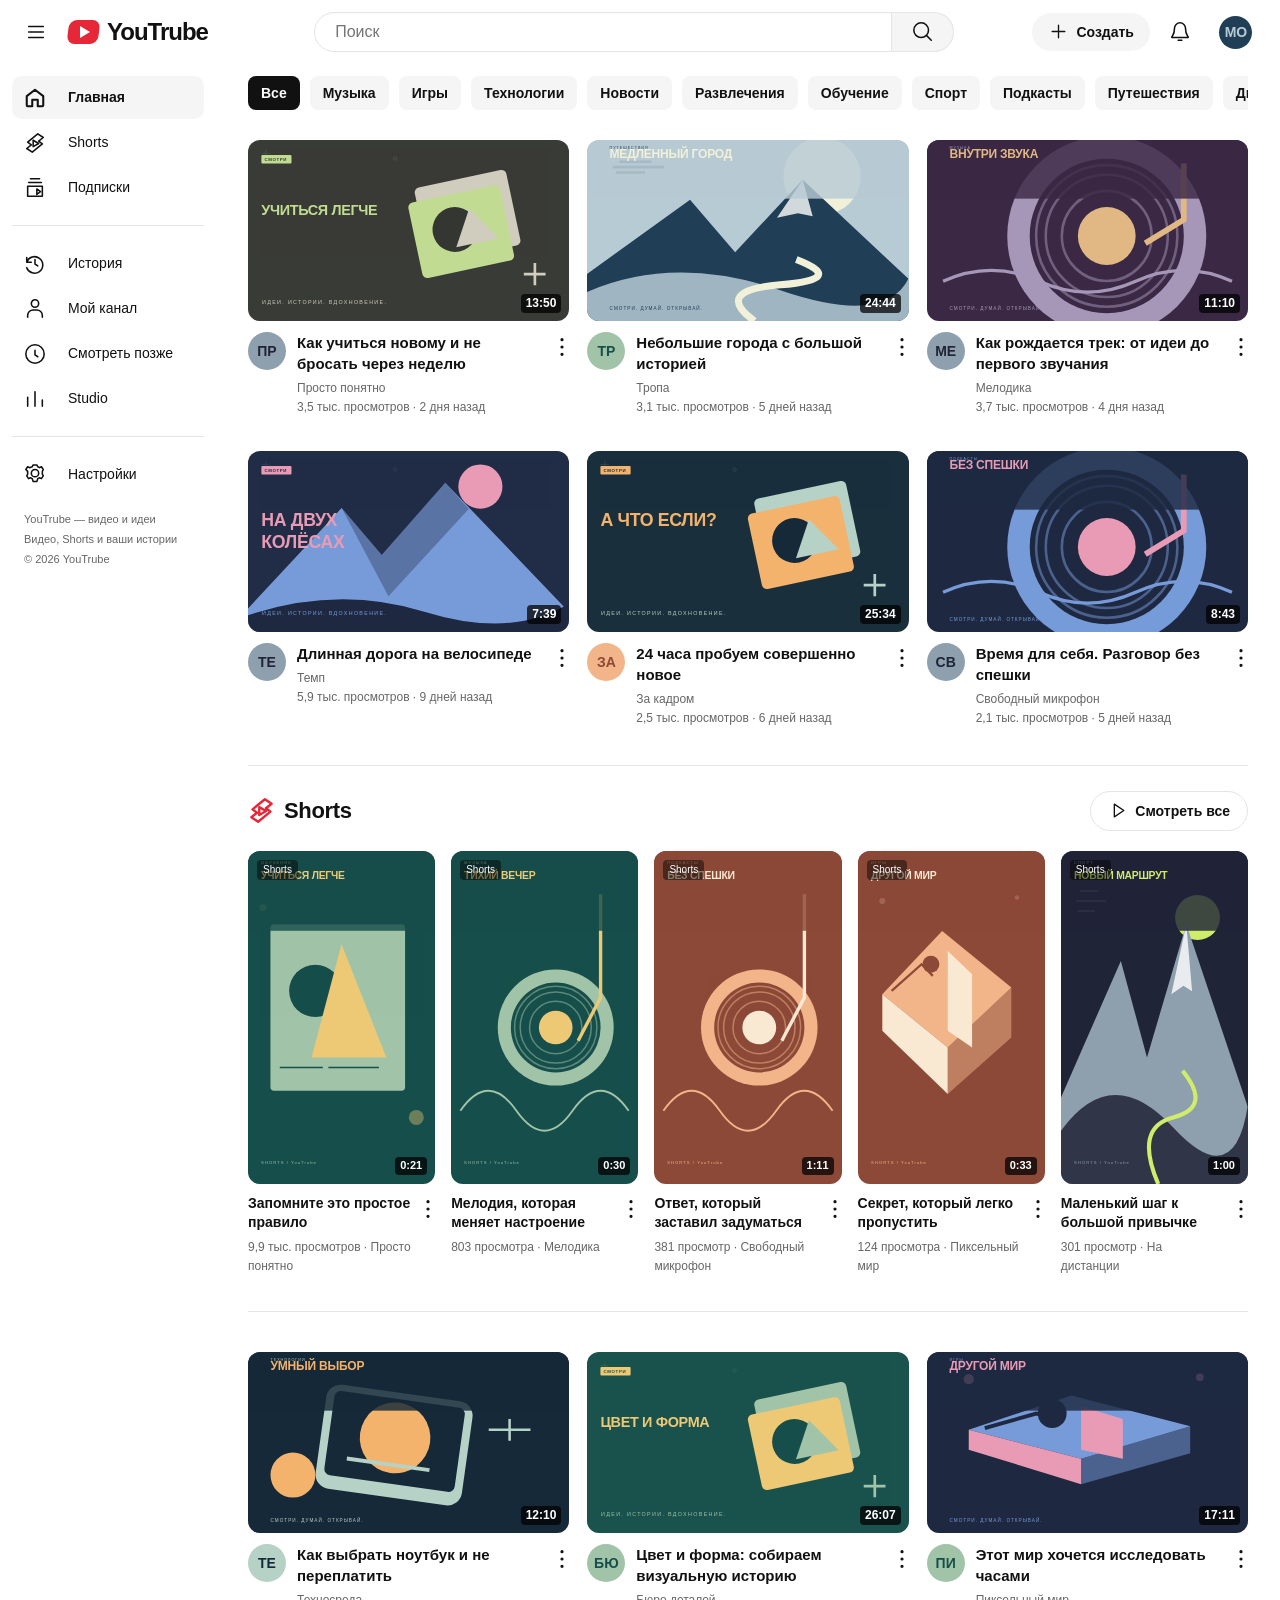
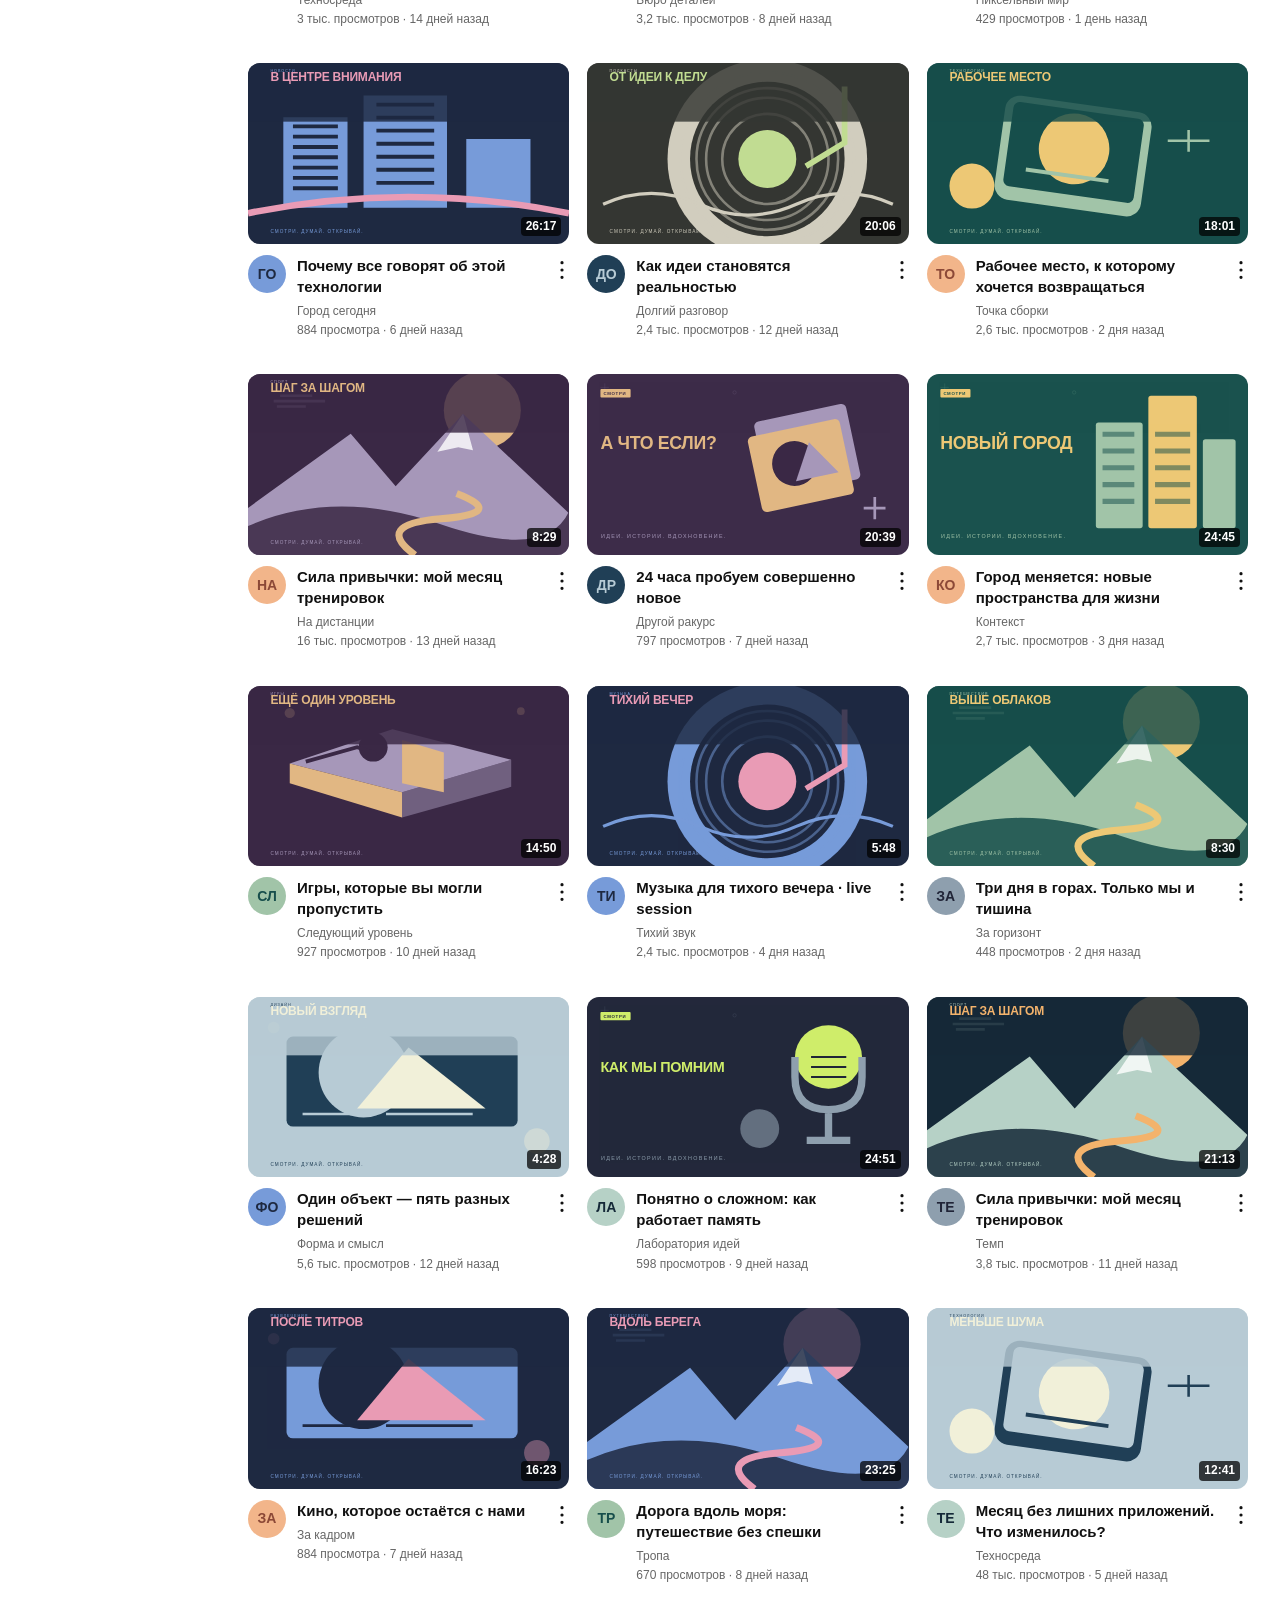
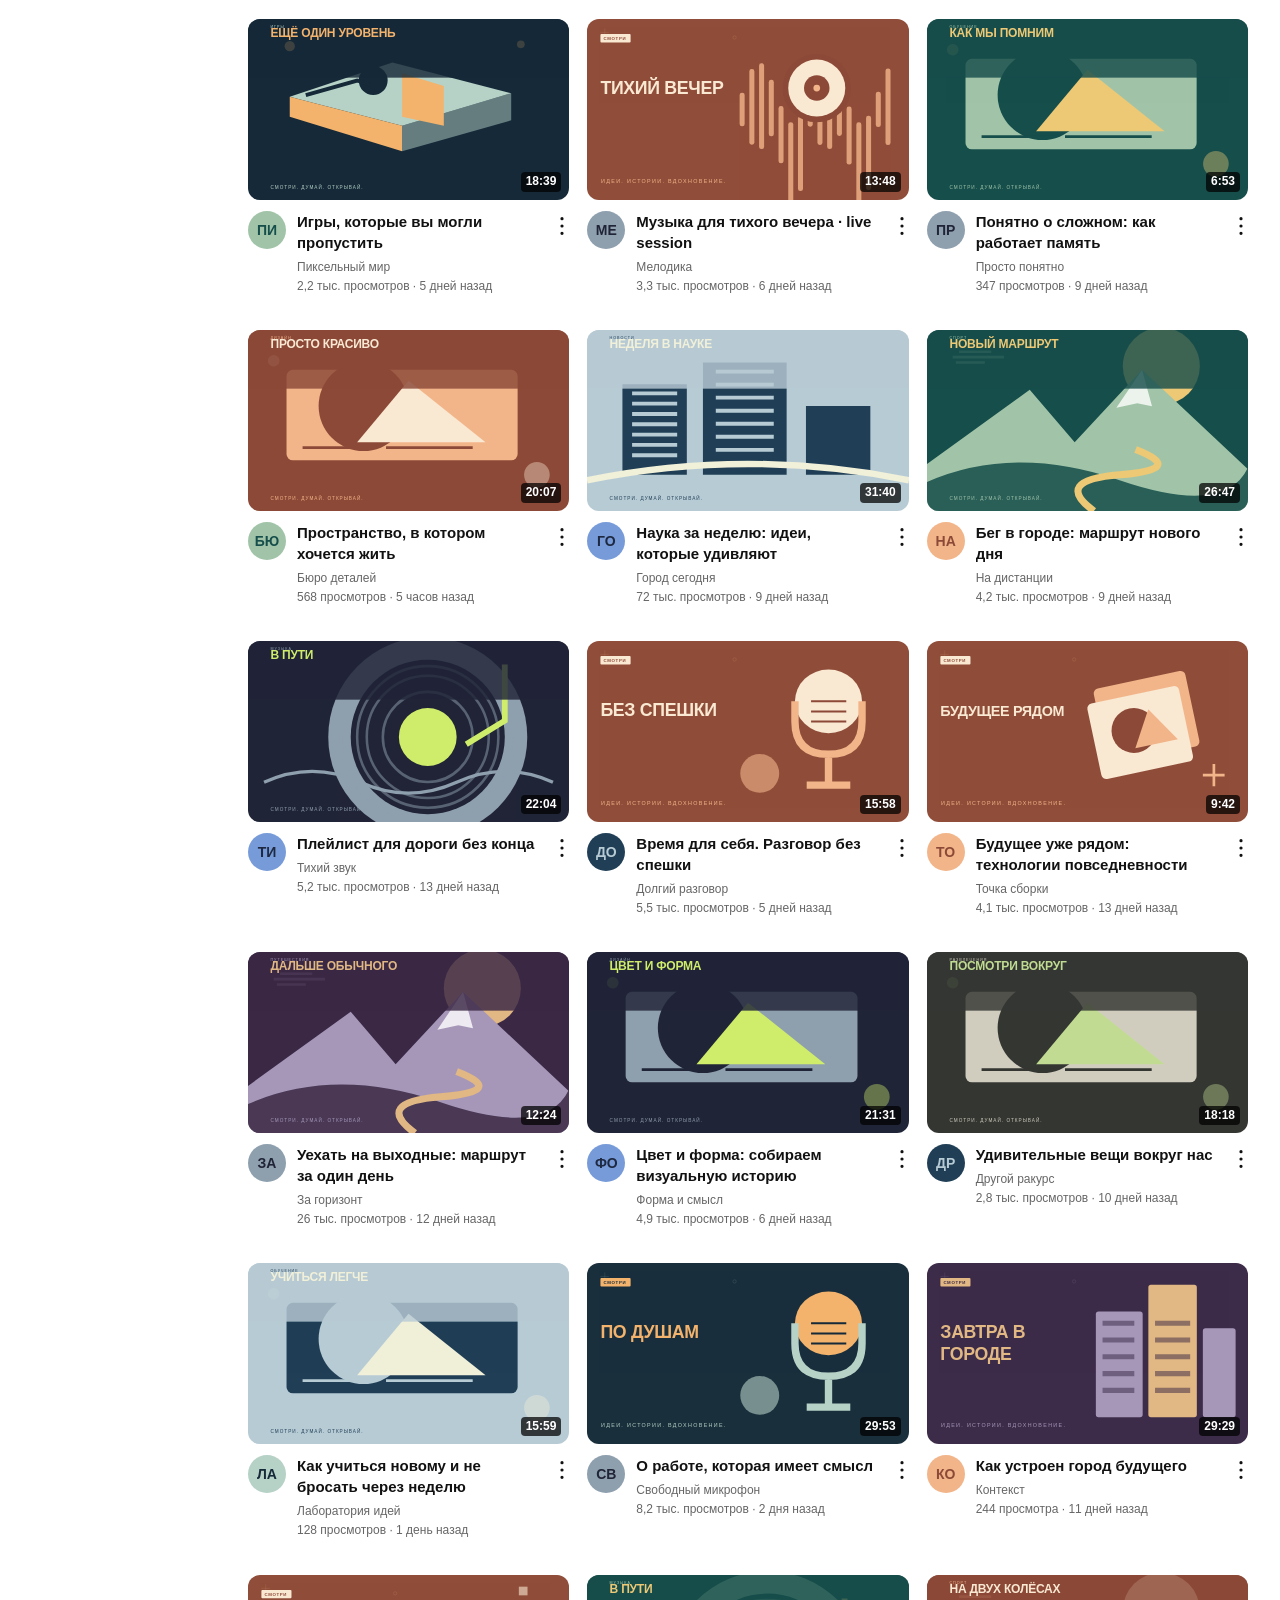
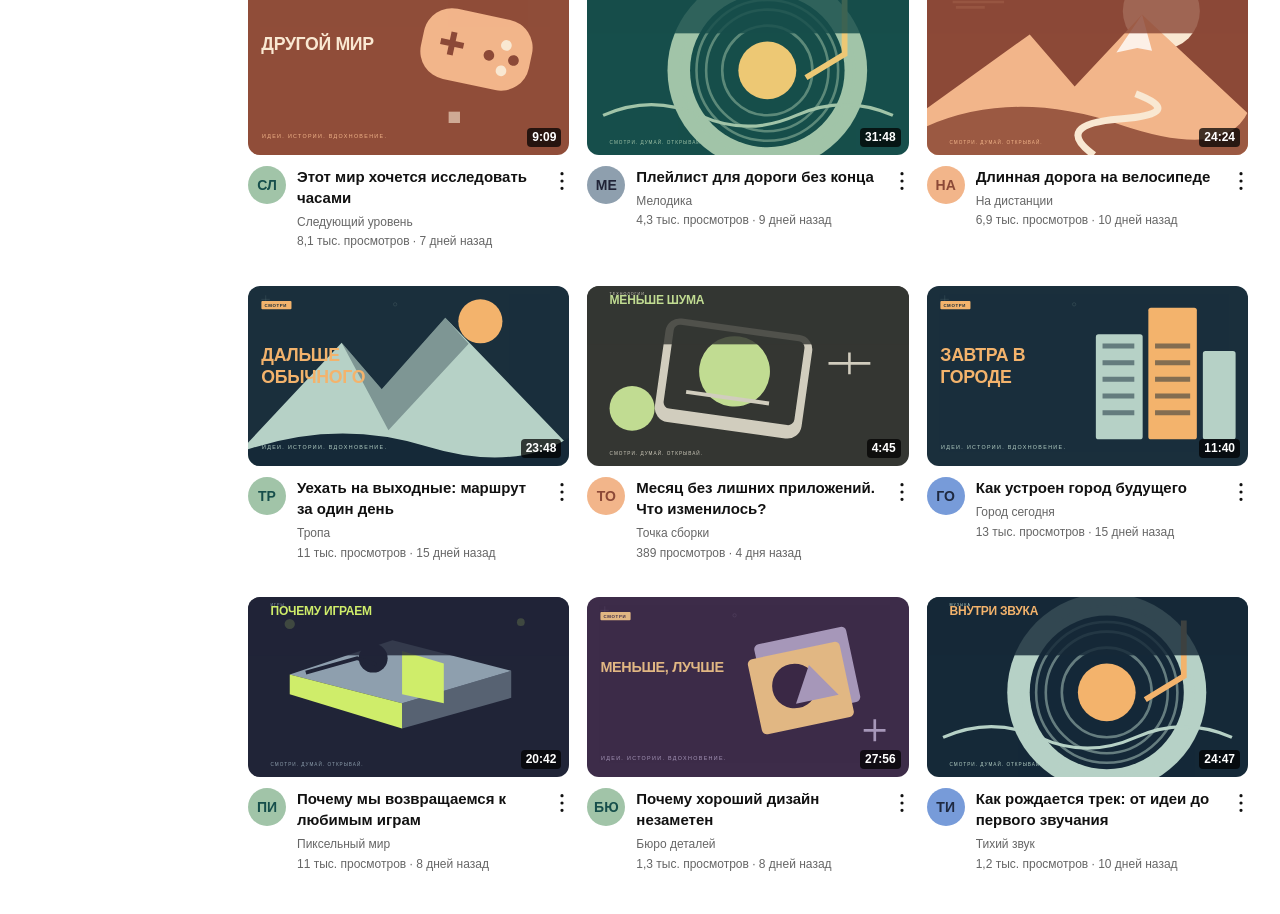
<file: files-pasted-by-the-user-senior/work/pages-check/youtrube/index.html>
<!doctype html>
<html lang="ru">
<head>
<meta charset="utf-8">
<meta name="viewport" content="width=device-width, initial-scale=1, viewport-fit=cover">
<meta name="color-scheme" content="light dark">
<meta name="description" content="YouTrube — видео, Shorts, идеи и ваши истории.">
<title>YouTrube — видео и идеи</title>
<style>
:root{--bg:#fff;--surface:#f5f5f5;--surface-hover:#eaeaea;--text-primary:#111;--text-secondary:#666;--border:#e5e5e5;--accent:#e62737;--blue:#065fd4;--sidebar-width:216px;--header-height:64px;--panel:#fff;--shadow:0 8px 40px #0002;--chart:#2389d7;--radius:12px}

[data-theme=dark]{--bg:#0f0f0f;--surface:#222;--surface-hover:#333;--text-primary:#f1f1f1;--text-secondary:#aaa;--border:#303030;--accent:#ff4757;--blue:#7db5ff;--panel:#191919;--shadow:0 8px 40px #0007;--chart:#56b8ff}

*{box-sizing:border-box}
html{scroll-behavior:smooth}
body{margin:0;background:var(--bg);color:var(--text-primary);font:14px/1.45 -apple-system,BlinkMacSystemFont,"Segoe UI",Arial,sans-serif}
button,input,textarea,select{font:inherit}
button,a,input,select,textarea{-webkit-tap-highlight-color:transparent}
button,a{touch-action:manipulation}
button{cursor:pointer;color:inherit}
button:disabled{cursor:wait;opacity:.6}
a{color:inherit;text-decoration:none}
img{display:block;max-width:100%;object-fit:cover}
button{border:0;background:none}
svg{display:block}
.icon{width:22px;height:22px;fill:none;stroke:currentColor;stroke-width:1.7;stroke-linecap:round;stroke-linejoin:round;flex-shrink:0}
button,a{transition:background .16s,color .16s,transform .16s}
button:focus-visible,a:focus-visible,input:focus-visible,textarea:focus-visible,select:focus-visible{outline:2px solid var(--blue);outline-offset:3px}
h1,h2,h3,p{margin:0}
h1{font-size:27px;letter-spacing:-.6px;line-height:1.3}
h2{font-size:21px;letter-spacing:-.35px}
h3{font-size:16px}
.muted{color:var(--text-secondary)}
.tiny{font-size:12px}
.nowrap{white-space:nowrap}
.divider{border:0;border-top:1px solid var(--border);margin:16px 0}
.icon-btn{height:40px;width:40px;display:inline-flex;align-items:center;justify-content:center;border-radius:50%;flex-shrink:0}
.icon-btn:hover{background:var(--surface-hover)}
.btn{min-height:38px;padding:9px 17px;display:inline-flex;align-items:center;justify-content:center;gap:8px;border-radius:24px;background:var(--surface);font-weight:600;white-space:nowrap}
.btn:hover{background:var(--surface-hover)}
.btn.primary{background:var(--text-primary);color:var(--bg)}
.btn.blue{background:var(--blue);color:var(--bg)}
.btn.outline{border:1px solid var(--border);background:transparent}
.btn.danger{color:var(--accent)}
.btn .icon{width:19px;height:19px}
.btn.selected{background:var(--surface-hover);color:var(--blue)}
.row{display:flex;align-items:center;gap:12px}
.row.wrap{flex-wrap:wrap}
.between{justify-content:space-between}
.gap8{gap:8px}
.stack{display:grid;gap:18px}
.avatar{width:38px;height:38px;border-radius:50%;flex-shrink:0;display:grid;place-items:center;background:#b6c9c1;color:#173b30;font-weight:700;overflow:hidden}
.avatar img{height:100%;width:100%}
.avatar.large{width:120px;height:120px;font-size:40px}
.avatar.medium{width:64px;height:64px;font-size:23px}
.avatar.small{height:30px;width:30px;font-size:11px}
.header{position:fixed;inset:0 0 auto;height:var(--header-height);background:var(--bg);z-index:30;display:flex;align-items:center;justify-content:space-between;padding:0 24px 0 16px;gap:24px}
.brand{display:flex;align-items:center;gap:8px;font-size:25px;letter-spacing:-1px;font-weight:800;white-space:nowrap}
.brandmark{width:31px;height:24px;background:var(--accent);border-radius:8px;transform:skew(-7deg);display:grid;place-items:center}
.brandmark:after{content:"";border-left:10px solid #fff;border-top:6px solid transparent;border-bottom:6px solid transparent;margin-left:3px;transform:skew(7deg)}
.brand small{font-size:12px;letter-spacing:0;font-weight:500;color:var(--text-secondary);align-self:flex-end;margin:0 0 5px 2px}
.header-left{display:flex;align-items:center;gap:12px;min-width:192px}
.search{display:flex;max-width:640px;flex:1;height:40px}
.search input{width:100%;min-width:0;border:1px solid var(--border);border-radius:24px 0 0 24px;background:var(--bg);color:var(--text-primary);padding:0 20px;font-size:16px;box-shadow:inset 0 1px 2px #00000005}
.search button{width:62px;flex-shrink:0;background:var(--surface);border:1px solid var(--border);border-left:0;border-radius:0 24px 24px 0;display:grid;place-items:center}
.search button:hover{background:var(--surface-hover)}
.header-actions{display:flex;align-items:center;gap:10px}
.profile-btn{padding:0;margin-left:6px}
.profile-btn .avatar{width:33px;height:33px}
.create-top{padding-right:16px}
.sidebar{position:fixed;top:var(--header-height);left:0;bottom:0;width:var(--sidebar-width);padding:10px 12px 24px;overflow-y:auto;background:var(--bg);z-index:20;scrollbar-width:thin}
.sidebar-item{height:43px;border-radius:10px;display:flex;align-items:center;gap:22px;padding:0 12px;margin:2px 0;white-space:nowrap}
.sidebar-item:hover{background:var(--surface)}
.sidebar-item.active{background:var(--surface);font-weight:600}
.sidebar-item.active .icon{stroke-width:2.25}
.sidebar-label{padding:12px;font-size:13px;font-weight:600}
.sidebar-foot{padding:12px;font-size:11px;line-height:1.8;color:var(--text-secondary)}
.sidebar-channel{padding:18px 0;text-align:center}
.sidebar-channel .avatar{margin:0 auto 12px}
.sidebar-channel h3{overflow:hidden;text-overflow:ellipsis;padding:0 8px}
.compact{--sidebar-width:76px}
.compact .sidebar-item{height:70px;flex-direction:column;gap:5px;padding:12px 0;font-size:10px}
.compact .sidebar-label,.compact .sidebar-foot,.compact .sidebar .divider,.compact .sidebar-channel,.compact .subscription-links{display:none}
.content{margin-left:var(--sidebar-width);padding:88px 32px 40px;min-height:100vh;max-width:2200px}
.chips{position:sticky;top:64px;padding:12px 0 20px;background:var(--bg);z-index:10;display:flex;gap:10px;overflow-x:auto;scrollbar-width:none;margin-top:-24px;margin-bottom:10px}
.chips::-webkit-scrollbar{display:none}
.chip{border-radius:8px;padding:7px 13px;background:var(--surface);white-space:nowrap;font-weight:600}
.chip:hover{background:var(--surface-hover)}
.chip.active{background:var(--text-primary);color:var(--bg)}
.video-grid{display:grid;grid-template-columns:repeat(3,minmax(0,1fr));gap:34px 18px}
.video-card{min-width:0;position:relative}
.thumb-link{display:block;position:relative;overflow:hidden;border-radius:12px;background:var(--surface);aspect-ratio:16/9}
.thumbnail{width:100%;height:100%;object-fit:cover;transition:transform .25s}
.thumb-link:hover .thumbnail{transform:scale(1.035)}
.thumb-link:after{content:"▶";position:absolute;top:50%;left:50%;transform:translate(-50%,-50%);width:45px;height:45px;display:grid;place-items:center;border-radius:50%;background:#0007;color:white;opacity:0;transition:opacity .2s}
.thumb-link:hover:after{opacity:1}
.duration{position:absolute;bottom:8px;right:8px;padding:1px 5px;font-size:12px;font-weight:600;background:#000b;color:#fff;border-radius:4px}
.fresh{position:absolute;top:9px;left:9px;font-size:10px;text-transform:uppercase;letter-spacing:1px;background:#fff;color:#111;padding:4px 7px;border-radius:4px;font-weight:700}
.card-info{display:flex;align-items:flex-start;gap:11px;padding-top:11px}
.card-copy{min-width:0;flex:1}
.card-title{font-weight:600;font-size:15px;line-height:1.4;display:-webkit-box;-webkit-line-clamp:2;-webkit-box-orient:vertical;overflow:hidden;margin:0 0 5px}
.card-meta{font-size:12px;line-height:1.6;color:var(--text-secondary)}
.card-meta a:hover{color:var(--text-primary)}
.card-more{width:26px;height:30px;margin-right:-6px}
.section-head{display:flex;align-items:center;justify-content:space-between;gap:16px;margin-bottom:24px;flex-wrap:wrap}
.page-copy{margin-bottom:24px;max-width:720px}
.page-copy p{margin-top:8px;color:var(--text-secondary)}
.bottom-nav{display:none}
.empty{display:flex;flex-direction:column;align-items:center;justify-content:center;text-align:center;padding:70px 24px;gap:12px;min-height:290px}
.empty-symbol{background:var(--surface);width:82px;height:82px;border-radius:50%;display:grid;place-items:center;margin-bottom:8px}
.empty-symbol .icon{height:36px;width:36px}
.empty p{color:var(--text-secondary);max-width:400px}
.channel-banner{height:190px;width:100%;border-radius:14px;object-fit:cover;margin-bottom:26px}
.channel-head{display:flex;gap:24px;align-items:center;margin:0 0 28px}
.channel-copy{min-width:0;overflow-wrap:anywhere}
.channel-copy h1{font-size:34px;margin-bottom:8px}
.channel-copy p{margin:9px 0;max-width:800px;white-space:pre-wrap;overflow-wrap:anywhere}
.channel-head .row{margin-top:14px}
.tabs{display:flex;gap:26px;border-bottom:1px solid var(--border);margin-bottom:26px;overflow:auto}
.tab{padding:11px 0 13px;white-space:nowrap;color:var(--text-secondary);font-size:15px;font-weight:600;border-bottom:2px solid transparent}
.tab.active{color:var(--text-primary);border-bottom-color:var(--text-primary)}
.about-panel{max-width:780px}
.about-panel p{white-space:pre-wrap;overflow-wrap:anywhere}
.watch-layout{display:grid;grid-template-columns:minmax(0,1fr) 340px;gap:24px}
.watch-main{min-width:0}
.player{position:relative;aspect-ratio:16/9;background:#000;border-radius:14px;overflow:hidden;color:#fff}
.player>img{width:100%;height:100%;opacity:.85}
.player.playing>img{animation:slowpan 24s ease-in-out infinite alternate;opacity:.92}
.player-center{position:absolute;top:50%;left:50%;transform:translate(-50%,-50%);background:#0008;width:66px;height:66px;border-radius:50%;display:grid;place-items:center;backdrop-filter:blur(3px)}
.player-center .icon{width:30px;height:30px;fill:#fff;stroke:#fff}
.playing .player-center{opacity:0}
.playing:hover .player-center,.playing:focus-within .player-center{opacity:1}
.player-caption{position:absolute;left:24px;top:20px;font-size:11px;letter-spacing:2px;opacity:.7}
.player-controls{position:absolute;bottom:0;left:0;right:0;padding:28px 12px 7px;background:linear-gradient(transparent,#000b)}
.player-controls input[type=range]{accent-color:var(--accent);height:4px;width:100%;cursor:pointer;margin:0}
.player-control-row{display:flex;align-items:center;gap:5px;font-size:12px}
.player-control-row .icon-btn{height:32px;width:32px}
.player-control-row .time{margin-left:4px;flex:1}
.player-control-row input.volume{width:56px;margin-left:3px}
.watch-title{font-size:22px;font-weight:700;line-height:1.35;margin:16px 0 13px;overflow-wrap:anywhere}
.watch-actions{display:flex;align-items:center;justify-content:space-between;gap:12px;flex-wrap:wrap}
.channel-byline{display:flex;gap:11px;align-items:center}
.channel-byline .btn{margin-left:9px}
.channel-byline h3{font-size:14px}
.reactions{display:flex;gap:8px;align-items:center;flex-wrap:wrap}
.reaction-group{display:flex;background:var(--surface);border-radius:24px;overflow:hidden}
.reaction-group .btn{background:none;border-radius:0}
.reaction-group .btn+button{border-left:1px solid var(--border);padding:8px 12px}
.description{background:var(--surface);border-radius:12px;padding:14px;margin-top:18px}
.description p{white-space:pre-wrap;overflow-wrap:anywhere;margin-top:9px}
.description:not(.expanded) p{display:-webkit-box;-webkit-line-clamp:3;-webkit-box-orient:vertical;overflow:hidden}
.text-btn{font-weight:600;padding:10px 0 0}
.comments{margin-top:26px}
.comments h3{margin-bottom:20px}
.comment-form{display:flex;gap:12px;margin:18px 0 24px}
.comment-form input{flex:1;min-width:0;border:0;border-bottom:1px solid var(--border);background:var(--bg);color:var(--text-primary);padding:10px 0}
.comment{display:flex;gap:12px;margin:18px 0}
.comment p{white-space:pre-wrap;overflow-wrap:anywhere;margin-top:3px}
.watch-aside .video-card{display:flex;gap:9px;margin:0 0 15px}
.watch-aside .thumb-link{width:160px;min-width:160px;height:90px;border-radius:9px}
.watch-aside .card-info{padding:0;gap:0;flex:1}
.watch-aside .card-info>a{display:none}
.watch-aside .card-title{font-size:13px;-webkit-line-clamp:2}
.watch-aside .card-more{width:18px}
.watch-aside .card-meta{font-size:11px}
.watch-aside h3{margin-bottom:14px}
.history-list{display:grid;gap:22px;max-width:1040px}
.history-list .video-card{display:flex;gap:20px}
.history-list .thumb-link{width:270px;min-width:270px}
.history-list .card-info{padding-top:6px;flex:1}
.history-list .card-title{font-size:18px}
.history-list .card-info>a{display:none}
.channel-result{display:flex;gap:20px;padding:18px 0;border-bottom:1px solid var(--border);align-items:center}
.channel-result .channel-copy{flex:1}
.channel-result p{margin:5px 0}
.search-heading{margin-bottom:14px}
.studio{background:var(--surface);min-height:100vh}
.studio .content{padding:90px 30px 40px}
.studio .sidebar,.studio .header{background:var(--bg)}
.studio .sidebar-item.active{color:var(--accent);background:var(--surface)}
.studio-page{max-width:1460px;margin:0 auto}
.panel{background:var(--panel);border:1px solid var(--border);border-radius:12px;padding:24px;min-width:0}
.panel h2,.panel h3{margin-bottom:15px}
.stat-grid{display:grid;grid-template-columns:repeat(5,minmax(0,1fr));gap:12px;margin-bottom:24px}
.stat-card{background:var(--panel);border:1px solid var(--border);padding:19px 20px;border-radius:10px;min-width:0}
.stat-card label{display:block;color:var(--text-secondary);font-size:12px;margin-bottom:10px}
.stat-value{font-size:27px;letter-spacing:-.8px;line-height:1.2;overflow-wrap:anywhere;font-variant-numeric:tabular-nums;animation:appear .2s}
.stat-card small{display:block;margin-top:10px;font-size:11px;color:var(--text-secondary)}
.dashboard-grid{display:grid;grid-template-columns:1.15fr 1fr;gap:20px}
.feature-performance{display:grid;grid-template-columns:180px 1fr;gap:18px;align-items:start}
.feature-performance .thumb-link{border-radius:8px}
.metric-list{display:grid;gap:12px}
.metric-line{display:flex;justify-content:space-between;gap:12px;border-bottom:1px solid var(--border);padding:0 0 10px}
.metric-line:last-child{border:0;padding:0}
.metric-line span{color:var(--text-secondary)}
.metric-line strong{font-weight:600}
.callout{border:1px solid var(--border);border-radius:10px;padding:18px;background:var(--surface);margin-top:20px}
.callout p{color:var(--text-secondary);margin:8px 0 14px}
.analytics-layout{display:grid;grid-template-columns:minmax(0,1fr) 290px;gap:20px}
.chart-wrap{position:relative}
.chart-svg{width:100%;height:245px;overflow:visible}
.chart-grid{stroke:var(--border);stroke-width:1}
.chart-label{fill:var(--text-secondary);font-size:11px}
.chart-tooltip{position:absolute;pointer-events:none;background:var(--text-primary);color:var(--bg);font-size:12px;padding:7px 10px;border-radius:6px;box-shadow:var(--shadow);white-space:nowrap;transform:translate(-50%,-110%);z-index:5;display:none}
.bars{display:flex;align-items:flex-end;gap:3px;height:86px;margin:24px 0 8px}
.bar{flex:1;min-width:0;background:var(--chart);border-radius:2px 2px 0 0;opacity:.8}
.bar:hover{opacity:1}
.realtime-dot{width:7px;height:7px;border-radius:50%;background:var(--chart);display:inline-block;margin-right:5px}
.rt-number{font-size:28px;margin-top:22px}
.top-video{display:flex;justify-content:space-between;align-items:center;gap:10px;padding:11px 0;border-bottom:1px solid var(--border);font-size:12px}
.top-video a{overflow:hidden;display:-webkit-box;-webkit-line-clamp:2;-webkit-box-orient:vertical;max-width:80%}
.traffic-list{display:grid;gap:16px}
.traffic-track{height:5px;border-radius:4px;background:var(--surface);margin-top:7px;overflow:hidden}
.traffic-fill{height:100%;background:var(--chart);border-radius:4px}
.below-analytics{display:grid;grid-template-columns:1fr 1fr;gap:20px;margin-top:20px}
.content-table{width:100%;border-collapse:collapse;font-size:12px}
.content-table th{text-align:left;color:var(--text-secondary);font-weight:500;padding:15px 12px;border-bottom:1px solid var(--border)}
.content-table td{padding:16px 12px;border-bottom:1px solid var(--border);vertical-align:middle}
.content-table tr:hover td{background:var(--surface)}
.table-video{display:flex;gap:14px;align-items:center;max-width:420px}
.table-video img{width:110px;height:62px;border-radius:6px;flex-shrink:0}
.table-video strong{font-size:13px;display:-webkit-box;-webkit-line-clamp:2;-webkit-box-orient:vertical;overflow:hidden}
.table-video .row{margin-top:5px}
.table-video .icon-btn{width:28px;height:28px}
.table-panel{padding:0;overflow:hidden}
.badge{display:inline-flex;padding:4px 8px;background:var(--surface);border-radius:5px;white-space:nowrap;font-size:11px}
.badge.public{color:#168449}
.select{min-height:38px;border:1px solid var(--border);background:var(--panel);color:var(--text-primary);padding:7px 12px;border-radius:8px;max-width:100%}
.form-grid{display:grid;grid-template-columns:minmax(0,1fr) 330px;gap:26px}
.field{display:grid;gap:7px;margin-bottom:18px;min-width:0}
.field label{font-size:12px;font-weight:600}
.input{width:100%;border:1px solid var(--border);border-radius:8px;background:var(--panel);color:var(--text-primary);padding:12px;min-width:0;resize:vertical}
.input:focus{border-color:var(--blue)}
textarea.input{min-height:115px}
.field small{font-size:11px;color:var(--text-secondary)}
.form-row{display:grid;grid-template-columns:1fr 1fr;gap:14px}
.upload-preview{aspect-ratio:16/9;border:1px dashed var(--border);border-radius:10px;overflow:hidden;background:var(--surface);display:grid;place-items:center;margin-bottom:12px}
.upload-preview img{width:100%;height:100%}
.upload-label{display:inline-flex;gap:8px;cursor:pointer;align-items:center;justify-content:center;font-weight:600}
.file-input{position:absolute;width:1px;height:1px;opacity:0;overflow:hidden}
.upload-label:focus-within{outline:2px solid var(--blue);outline-offset:3px}
.upload-tile{display:flex;flex-direction:column;align-items:center;text-align:center;padding:22px;gap:10px}
.upload-tile .icon{width:32px;height:32px}
.preview-banner{height:145px;width:100%;object-fit:cover;border-radius:9px}
.image-setting{display:flex;align-items:center;gap:24px;border-bottom:1px solid var(--border);padding-bottom:22px;margin-bottom:22px}
.image-setting .copy{flex:1}
.image-setting p{font-size:12px;color:var(--text-secondary);margin:7px 0 12px}
.customization{max-width:960px}
.customization .panel{margin-top:20px}
.settings-row{display:flex;align-items:center;justify-content:space-between;gap:15px;padding:20px 0;border-bottom:1px solid var(--border)}
.settings-row p{font-size:12px;color:var(--text-secondary);margin-top:5px}
.settings-row:last-child{border:0}
.dropdown{position:fixed;z-index:65;background:var(--panel);border:1px solid var(--border);border-radius:12px;padding:8px;box-shadow:var(--shadow);width:256px;max-width:calc(100vw - 24px)}
.dropdown-item{width:100%;text-align:left;padding:11px 12px;border-radius:7px;display:flex;gap:12px;align-items:center;line-height:1.3;font-size:13px}
.dropdown-item:hover{background:var(--surface)}
.dropdown-heading{padding:10px 12px;border-bottom:1px solid var(--border);margin-bottom:6px}
.dropdown-heading p{font-size:12px;color:var(--text-secondary);margin-top:3px}
.modal-backdrop{position:fixed;inset:0;background:#0007;z-index:70;display:flex;align-items:center;justify-content:center;padding:24px;backdrop-filter:blur(2px)}
.modal{max-width:860px;width:100%;max-height:calc(100dvh - 48px);display:flex;flex-direction:column;border-radius:16px;background:var(--panel);box-shadow:var(--shadow);animation:modalIn .18s ease}
.modal.small{max-width:480px}
.modal-header{padding:20px 24px;border-bottom:1px solid var(--border);display:flex;justify-content:space-between;align-items:center;gap:16px}
.modal-header h2{font-size:21px}
.modal-body{overflow-y:auto;padding:24px;overscroll-behavior:contain}
.modal-footer{display:flex;justify-content:flex-end;gap:10px;padding:16px 24px;border-top:1px solid var(--border)}
.modal .form-grid{grid-template-columns:minmax(0,1fr) 260px}
.toast-container{position:fixed;bottom:24px;left:calc(var(--sidebar-width) + 24px);z-index:100;display:grid;gap:8px;pointer-events:none;max-width:calc(100vw - 48px)}
.toast{background:var(--text-primary);color:var(--bg);padding:13px 22px;border-radius:9px;box-shadow:var(--shadow);font-size:13px;animation:appear .18s;pointer-events:auto}
.notice{padding:12px 16px;background:var(--surface);border-radius:9px;font-size:12px;color:var(--text-secondary);margin-bottom:18px}
.form-error{color:var(--accent);font-size:13px;margin-top:10px}
.progress{height:4px;background:var(--surface);overflow:hidden;border-radius:4px;margin-top:16px}
.progress span{display:block;height:100%;background:var(--blue);animation:progress 1.4s ease forwards}
.debug{position:fixed;bottom:15px;right:15px;background:#141d23;color:#85f4b3;padding:16px;z-index:60;border-radius:8px;white-space:pre;font:11px/1.8 monospace;max-width:calc(100vw - 30px)}
.skeleton{background:linear-gradient(100deg,var(--surface) 20%,var(--surface-hover) 50%,var(--surface) 80%);background-size:200% 100%;animation:shimmer 1s infinite}
.skeleton-card{aspect-ratio:16/11;border-radius:12px}
.storage-error{position:fixed;top:64px;left:0;right:0;background:#ffe6e6;color:#9a1522;padding:10px 18px;text-align:center;z-index:68;font-size:12px}
.mobile-search-toggle{display:none}
.search-mobile-close{display:none}
.player:fullscreen{border-radius:0;width:100%;height:100%;aspect-ratio:auto}
.player:fullscreen>img{object-fit:contain}
.player.fullscreen-fallback{position:fixed;inset:0;width:100vw;height:100dvh;z-index:100;border-radius:0;aspect-ratio:auto}
.player.fullscreen-fallback>img{object-fit:contain}
.phase-pill{color:var(--blue);font-size:11px}
.readable{max-width:760px;line-height:1.7}
.studio-actions{display:flex;gap:10px;align-items:center;flex-wrap:wrap}
.live{font-size:11px;color:var(--text-secondary);display:flex;align-items:center;gap:6px}
.live:before{content:"";width:6px;height:6px;border-radius:50%;background:#25a15e}
.error-page{margin:50px auto;text-align:center;max-width:500px}
.nowrap-ellipsis{overflow:hidden;text-overflow:ellipsis;white-space:nowrap}
.hidden{display:none!important}
body.modal-open{overflow:hidden}
button[aria-pressed=true] .icon{fill:currentColor}
input[type=range]{accent-color:var(--accent)}
.intro-card{background:var(--panel);border:1px solid var(--border);padding:28px;border-radius:12px}
.intro-card h2{margin:16px 0 10px}
.intro-art{height:125px;background:var(--surface);border-radius:8px;display:grid;place-items:center;position:relative;overflow:hidden}
.intro-art .icon{width:55px;height:55px;color:var(--accent)}
.intro-art:before,.intro-art:after{content:"";position:absolute;width:130px;height:130px;border:1px solid var(--border);border-radius:50%;left:-30px;top:-45px}
.intro-art:after{left:auto;top:auto;right:-25px;bottom:-60px}
.chart-period-copy{font-size:12px;color:var(--text-secondary);margin-bottom:18px}

@keyframes appear{from{opacity:.45;transform:translateY(3px)}
to{opacity:1;transform:none}
}
@keyframes modalIn{from{opacity:0;transform:translateY(10px) scale(.98)}
to{opacity:1;transform:none}
}
@keyframes progress{from{width:0}
to{width:100%}
}
@keyframes shimmer{to{background-position:-200% 0}
}
@keyframes slowpan{from{transform:scale(1)}
to{transform:scale(1.08)}
}
@media(min-width:1850px){.video-grid{grid-template-columns:repeat(4,minmax(0,1fr))}
}

@media(max-width:1200px){:root{--sidebar-width:76px}
.sidebar-item{height:70px;flex-direction:column;gap:5px;padding:12px 0;font-size:10px}
.sidebar-label,.sidebar-foot,.sidebar .divider,.sidebar-channel,.subscription-links{display:none}
.content{padding-left:24px;padding-right:24px}
.video-grid{grid-template-columns:repeat(3,minmax(0,1fr));gap:28px 16px}
.watch-layout{grid-template-columns:minmax(0,1fr) 290px;gap:18px}
.watch-aside .thumb-link{width:130px;min-width:130px;height:74px}
.stat-card{padding:16px 13px}
.stat-value{font-size:23px}
.analytics-layout{grid-template-columns:minmax(0,1fr) 250px}
.table-video img{width:85px;height:48px}
.content-table th,.content-table td{padding:13px 8px}
.header-left{min-width:155px}
.header{gap:18px}
.studio .content{padding-left:24px;padding-right:24px}
}

@media(max-width:950px){.video-grid{grid-template-columns:repeat(2,minmax(0,1fr))}
.watch-layout{grid-template-columns:1fr}
.watch-aside{display:grid;grid-template-columns:1fr 1fr;gap:0 18px}
.watch-aside h3{grid-column:1/-1}
.watch-aside .video-card{display:block}
.watch-aside .thumb-link{width:100%;height:auto;aspect-ratio:16/9}
.watch-aside .card-info{padding-top:10px}
.watch-aside .card-title{font-size:14px}
.watch-aside .card-meta{font-size:12px}
.dashboard-grid{grid-template-columns:1fr}
.analytics-layout{grid-template-columns:1fr}
.realtime-panel .bars{height:95px}
.stat-grid{grid-template-columns:repeat(3,minmax(0,1fr))}
.below-analytics{grid-template-columns:1fr}
.form-grid{grid-template-columns:1fr 260px}
.header-left{min-width:145px}
.header{gap:12px;padding-right:16px}
.content-table th:nth-child(3),.content-table td:nth-child(3){display:none}
.feature-performance{grid-template-columns:220px 1fr}
}

@media(max-width:700px){:root{--sidebar-width:0px;--header-height:58px}
.header{height:58px;padding:0 14px;gap:8px}
.header-left{min-width:0;gap:0}
.header-left>.icon-btn{display:none}
.brand{font-size:24px}
.brandmark{width:28px;height:23px}
.header-actions{gap:2px}
.create-top{height:36px;width:36px;padding:0;background:none}
.create-top span{display:none}
.header-actions .icon-btn{width:36px;height:36px}
.profile-btn{margin-left:3px}
.header-actions .profile-btn .avatar{width:29px;height:29px}
.mobile-search-toggle{display:inline-flex}
.header>.search{display:none}
.header.search-open>.search{display:flex;position:absolute;left:14px;right:54px;max-width:none;background:var(--bg);z-index:2}
.header.search-open .header-left,.header.search-open .header-actions{visibility:hidden}
.search-mobile-close{position:absolute;right:8px;display:none}
.header.search-open .search-mobile-close{display:inline-flex}
.search input{font-size:14px}
.sidebar{display:none}
.content,.studio .content{margin-left:0;padding:78px 16px 90px}
.chips{top:58px;margin-top:-20px;padding:11px 0 14px;margin-bottom:5px;gap:8px}
.chip{font-size:12px;padding:7px 12px}
.video-grid{grid-template-columns:1fr;gap:25px}
.card-title{font-size:15px}
.card-meta{font-size:12px}
.thumb-link{border-radius:10px}
.bottom-nav{display:flex;position:fixed;bottom:0;left:0;right:0;z-index:35;background:var(--bg);border-top:1px solid var(--border);padding:5px 4px calc(5px + env(safe-area-inset-bottom));height:calc(61px + env(safe-area-inset-bottom));justify-content:space-around}
.bottom-item{display:flex;align-items:center;justify-content:center;flex-direction:column;gap:3px;font-size:10px;min-width:54px;color:var(--text-secondary)}
.bottom-item.active{color:var(--text-primary);font-weight:600}
.bottom-item .icon{width:22px;height:22px}
.bottom-item.active .icon{stroke-width:2.4}
.channel-banner{height:105px;border-radius:9px;margin-bottom:18px}
.channel-head{align-items:flex-start;gap:14px;margin-bottom:20px}
.channel-head .avatar.large{height:72px;width:72px;font-size:25px}
.channel-copy h1{font-size:23px;margin:0 0 5px}
.channel-copy .muted{font-size:12px}
.channel-copy p{font-size:12px;margin:7px 0}
.channel-head .row{gap:7px}
.channel-head .btn{font-size:11px;padding:8px 11px}
.tabs{gap:23px;margin-bottom:20px}
.tab{font-size:14px}
.watch-layout{display:block}
.player{border-radius:10px}
.watch-title{font-size:18px;margin-top:14px}
.watch-actions{gap:15px}
.channel-byline{gap:8px;width:100%}
.channel-byline .btn{margin-left:auto;font-size:12px;padding:9px 13px}
.reactions{gap:7px}
.reactions .btn{font-size:12px;padding:8px 12px}
.reactions .icon-btn{width:36px;height:36px}
.watch-aside{display:block;margin-top:28px}
.watch-aside .video-card{margin-bottom:23px}
.watch-aside .thumb-link{width:100%;height:auto}
.watch-aside .card-info{padding-top:9px}
.watch-aside .card-title{font-size:15px}
.watch-aside .card-meta{font-size:12px}
.description{font-size:12px;padding:12px}
.comments{margin-top:22px}
.comment-form{gap:8px}
.comment-form .btn{width:38px;padding:0;font-size:0}
.comment-form .btn .icon{width:18px}
.history-list .video-card{gap:12px}
.history-list .thumb-link{width:140px;min-width:140px;height:79px}
.history-list .card-title{font-size:13px}
.history-list .card-meta{font-size:11px}
.history-list .card-info{padding:0;min-width:0}
.section-head{margin-bottom:20px;gap:12px}
.section-head h1{font-size:24px}
.stat-grid{grid-template-columns:repeat(2,minmax(0,1fr));gap:10px;margin-bottom:18px}
.stat-card{padding:16px}
.stat-value{font-size:24px}
.stat-card:last-child{grid-column:1/-1}
.stat-card small{font-size:10px}
.panel{padding:18px}
.dashboard-grid,.analytics-layout,.below-analytics{gap:16px}
.feature-performance{grid-template-columns:1fr}
.feature-performance .thumb-link{max-width:none}
.table-panel{padding:0;background:transparent;border:0}
.content-table,.content-table tbody{display:block}
.content-table thead{display:none}
.content-table tr{display:grid;grid-template-columns:repeat(3,1fr);background:var(--panel);border:1px solid var(--border);border-radius:11px;margin-bottom:12px;padding:12px;gap:6px}
.content-table td{display:block;padding:6px 0;border:0;font-size:11px;overflow-wrap:anywhere}
.content-table td:first-child{grid-column:1/-1;padding:0 0 5px}
.content-table td:nth-child(3){display:none}
.content-table td[data-label]:before{content:attr(data-label);display:block;color:var(--text-secondary);font-size:10px;margin-bottom:4px}
.table-video{max-width:none;gap:10px}
.table-video img{width:110px;height:62px}
.table-video strong{font-size:13px}
.content-table tr:hover td{background:none}
.form-grid,.modal .form-grid{grid-template-columns:1fr}
.form-grid>.upload-column{grid-row:1}
.form-row{gap:10px}
.input{padding:10px}
.modal-backdrop{padding:0;align-items:flex-end}
.modal{max-height:95dvh;border-radius:16px 16px 0 0}
.modal.small{max-width:none}
.modal-header{padding:14px 18px}
.modal-header h2{font-size:18px}
.modal-body{padding:18px}
.modal-footer{padding:14px 18px}
.modal .upload-preview{max-width:320px;margin-left:auto;margin-right:auto}
.modal .upload-column{border-bottom:1px solid var(--border);padding-bottom:18px}
.image-setting{gap:16px;align-items:flex-start}
.image-setting .avatar.large{height:75px;width:75px;font-size:25px}
.preview-banner{height:100px}
.settings-row{align-items:flex-start}
.settings-row .select{font-size:12px;padding:8px;min-width:95px}
.settings-row .btn{font-size:11px;padding:9px 11px}
.toast-container{bottom:77px;left:16px;right:16px;max-width:none}
.toast{font-size:12px}
.dropdown{right:12px!important;left:auto!important;max-height:calc(100dvh - 90px);overflow:auto}
.channel-result{gap:12px;align-items:flex-start}
.channel-result .avatar.medium{width:50px;height:50px;font-size:20px}
.channel-result .btn{padding:8px 10px;font-size:11px}
.channel-result h3{font-size:14px}
.channel-result p{font-size:11px}
.chart-svg{height:215px}
.chart-tooltip{font-size:10px}
.debug{bottom:75px;right:12px}
.page-copy p{font-size:13px}
.intro-card{padding:20px}
.header .search{height:38px}
.header .search button{width:46px}
.notification-panel{max-height:65dvh;overflow:auto}
.player-controls{padding-top:18px}
.player-caption{font-size:8px;top:12px;left:15px}
.player-center{height:52px;width:52px}
.live{font-size:10px}
}

@media(min-width:431px) and (max-width:700px){.video-grid{grid-template-columns:repeat(2,minmax(0,1fr))}
.card-info{gap:8px}
.card-info .avatar{width:29px;height:29px}
.card-title{font-size:13px}
.card-meta{font-size:11px}
.card-more{width:20px}
}

@media(prefers-reduced-motion:reduce){*,*:before,*:after{animation:none!important;transition:none!important;scroll-behavior:auto!important}
}

/* YouTrube 2.0: the existing visual system, extended for vertical content. */
.brand{font-size:24px;letter-spacing:-1px}.brandmark{flex-shrink:0}.header-left{min-width:220px}.boot-screen{min-height:90vh;display:flex;align-items:center;justify-content:center;flex-direction:column;gap:16px}.publish-types{display:flex;align-items:center;gap:10px;margin-bottom:24px}.publish-types .btn{border-radius:8px}.shorts-section{margin:36px 0 40px;border-top:1px solid var(--border);border-bottom:1px solid var(--border);padding:25px 0}.shorts-section-head{display:flex;align-items:center;justify-content:space-between;margin-bottom:20px}.shorts-title{display:flex;align-items:center;gap:9px;font-size:22px;font-weight:700}.shorts-title .icon{color:var(--accent);height:27px;width:27px;stroke-width:2.1}.shorts-rail{display:grid;grid-auto-flow:column;grid-auto-columns:calc((100% - 64px)/5);gap:16px;overflow-x:auto;overscroll-behavior-x:contain;scroll-snap-type:x mandatory;scrollbar-width:thin;padding-bottom:10px}.short-card{min-width:0;scroll-snap-align:start;position:relative}.short-thumb{display:block;aspect-ratio:9/16;position:relative;border-radius:12px;overflow:hidden;background:var(--surface)}.short-thumb img{width:100%;height:100%;object-fit:cover;transition:transform .2s}.short-thumb:hover img{transform:scale(1.035)}.short-thumb .duration{font-size:11px;bottom:9px;right:8px}.short-card-info{display:flex;align-items:flex-start;gap:4px;margin-top:10px}.short-card-copy{flex:1;min-width:0}.short-card .card-title{font-size:14px;margin-bottom:5px}.short-grid{display:grid;grid-template-columns:repeat(5,minmax(0,1fr));gap:25px 16px}.short-type-badge{position:absolute;left:9px;top:9px;border-radius:4px;background:#0007;color:white;padding:3px 6px;font-size:10px}.shorts-view .content{padding-top:var(--header-height);padding-bottom:0}.shorts-view .content>h1{display:none}.shorts-feed{height:calc(100dvh - var(--header-height));overflow-y:auto;scroll-snap-type:y mandatory;overscroll-behavior-y:contain;scrollbar-width:none;position:relative;scroll-behavior:smooth}.shorts-feed::-webkit-scrollbar{display:none}.shorts-item{height:100%;scroll-snap-align:start;scroll-snap-stop:always;display:flex;justify-content:center;align-items:center;position:relative;padding:14px 70px;min-height:450px}.short-stage{height:100%;max-height:850px;aspect-ratio:9/16;position:relative;background:#121212;border-radius:14px;color:#fff;flex-shrink:0;max-width:100%}.short-stage>img{width:100%;height:100%;object-fit:cover;border-radius:inherit}.short-stage:after{position:absolute;content:"";left:0;right:0;bottom:0;height:42%;background:linear-gradient(transparent,#000b);border-radius:0 0 14px 14px;pointer-events:none}.short-toggle{position:absolute;top:14px;left:14px;background:#0005;color:#fff;z-index:2;opacity:.7}.short-toggle:hover{background:#0009;opacity:1}.short-footer{position:absolute;bottom:23px;left:16px;right:16px;z-index:2;display:grid;gap:10px}.short-footer h2{font-size:15px;line-height:1.4;letter-spacing:0;overflow-wrap:anywhere;display:-webkit-box;-webkit-line-clamp:2;-webkit-box-orient:vertical;overflow:hidden}.short-channel{gap:8px;flex-wrap:wrap}.short-channel .avatar{width:31px;height:31px;font-size:11px}.short-channel a{font-weight:600;font-size:12px;max-width:140px;overflow:hidden;text-overflow:ellipsis;white-space:nowrap}.short-channel .btn{font-size:11px;min-height:30px;padding:6px 11px;background:#fff;color:#111;margin-left:auto}.short-footer .text-btn{font-size:11px;text-align:left;color:#eee;width:max-content;padding:0}.short-actions{position:absolute;left:calc(100% + 16px);bottom:8px;display:flex;flex-direction:column;gap:17px;align-items:center;width:52px;z-index:2;color:var(--text-primary)}.short-action{display:flex;flex-direction:column;align-items:center;font-size:11px;font-weight:600;gap:5px;text-align:center}.short-action button{height:46px;width:46px;border-radius:50%;background:var(--surface);display:grid;place-items:center}.short-action button:hover{background:var(--surface-hover)}.short-action button[aria-pressed=true]{background:var(--text-primary);color:var(--bg)}.short-action button[aria-pressed=true] .icon{fill:currentColor}.short-action .icon{width:23px;height:23px}.short-progress{position:absolute;left:0;right:0;bottom:0;height:3px;background:#ffffff30;overflow:hidden;border-radius:0 0 14px 14px;z-index:4}.short-progress span{display:block;width:0;height:100%;background:#fff;transition:width .2s linear}.short-nav{position:fixed;right:32px;top:50%;display:grid;gap:14px;z-index:10}.short-nav .icon-btn{background:var(--surface);height:48px;width:48px}.short-nav .up .icon{transform:rotate(90deg)}.short-nav .down .icon{transform:rotate(-90deg)}.short-position{position:absolute;top:16px;right:14px;z-index:3;font-size:10px;letter-spacing:1px;color:#fff;background:#0005;padding:4px 7px;border-radius:5px}.upload-preview.portrait{aspect-ratio:9/16;max-width:230px;margin-left:auto;margin-right:auto}.upload-preview.portrait .upload-tile{padding:18px}.table-video[data-format=short] img{width:42px;height:74px}.feature-performance .thumb-link[data-format=short]{aspect-ratio:9/16;max-width:160px;margin:auto}.format-filter{display:flex;align-items:center;gap:10px}.subscriber-total{display:flex;align-items:center;justify-content:space-between;gap:16px;margin-bottom:20px;padding:18px 22px;background:var(--panel);border:1px solid var(--border);border-radius:10px}.subscriber-total span{color:var(--text-secondary);font-size:12px}.subscriber-total strong{font-size:24px}.ratio-bar{display:flex;overflow:hidden;height:15px;border-radius:5px;background:var(--surface);margin:17px 0 12px}.ratio-viewed{background:var(--chart)}.ratio-swiped{background:#a7abb3}.ratio-legend{display:flex;justify-content:space-between;font-size:12px;gap:15px;margin-bottom:20px}.ratio-legend strong{display:block;font-size:20px;margin-bottom:3px}.retention-over{color:var(--blue)}.history-list .short-card{display:flex;gap:20px;align-items:center;max-width:1040px}.history-list .short-thumb{width:95px;min-width:95px;height:169px}.history-list .short-card-info{margin:0;flex:1}.history-list .short-card .card-title{font-size:18px}.search-short-block{margin-top:28px}.table-video[data-format=short] strong:before{content:"Shorts · ";color:var(--accent);font-size:11px}.panel-subheading{font-size:12px;color:var(--text-secondary);margin-bottom:20px}.short-end{height:100%;display:grid;place-items:center;scroll-snap-align:start}.short-end>div{text-align:center;display:grid;gap:14px}.short-desc{white-space:pre-wrap;overflow-wrap:anywhere;line-height:1.7}.short-comments .comment-form{margin-bottom:20px}.short-grid .short-card-info{min-height:60px}
@media(max-width:1200px){.header-left{min-width:205px}.short-grid{grid-template-columns:repeat(4,minmax(0,1fr))}.shorts-rail{grid-auto-columns:calc((100% - 48px)/4)}.short-nav{right:17px}.shorts-item{padding-left:65px;padding-right:65px}.short-stage{max-height:750px}}
@media(max-width:950px){.header-left{min-width:190px}.short-grid{grid-template-columns:repeat(3,minmax(0,1fr))}.shorts-rail{grid-auto-columns:calc((100% - 32px)/3)}.shorts-view .content{padding-left:10px;padding-right:10px}.shorts-item{padding-left:48px;padding-right:58px}.short-nav{right:8px}.short-nav .icon-btn{width:35px;height:35px}.short-actions{left:calc(100% + 8px)}}
@media(max-width:700px){.brand{font-size:22px;letter-spacing:-1px}.brand small{font-size:10px}.header-left{min-width:0}.brandmark{width:25px;height:21px;border-radius:6px}.header-actions .profile-btn .avatar{width:28px;height:28px}.bottom-item{min-width:45px;font-size:9px}.shorts-section{margin:26px 0;padding:21px 0 14px}.shorts-title{font-size:20px}.shorts-rail{grid-auto-columns:165px;gap:12px;margin-right:-16px;padding-right:16px;scrollbar-width:none}.shorts-section-head{margin-bottom:15px}.shorts-section-head .btn{font-size:11px;padding:8px 12px}.short-grid{grid-template-columns:repeat(2,minmax(0,1fr));gap:22px 12px}.short-card .card-title{font-size:13px}.short-card .card-meta{font-size:11px}.shorts-view .content{padding:58px 0 61px}.shorts-feed{height:calc(100dvh - 119px - env(safe-area-inset-bottom))}.shorts-item{padding:0;min-height:0;align-items:center}.short-stage{max-height:none;height:min(100%,177.7778vw);width:auto;max-width:100%;border-radius:0;aspect-ratio:9/16}.short-stage>img{border-radius:0}.short-footer{right:63px;left:13px;bottom:20px;gap:10px}.short-channel{gap:7px}.short-channel a{font-size:11px;max-width:110px}.short-channel .btn{margin-left:0;font-size:10px;padding:5px 9px;min-height:28px}.short-channel .avatar{height:27px;width:27px}.short-footer h2{font-size:14px;line-height:1.4}.short-actions{left:auto;right:5px;bottom:111px;color:#fff;gap:18px;width:47px}.short-action button{height:39px;width:39px;background:#0005;color:white}.short-action button:hover{background:#0008}.short-action button[aria-pressed=true]{background:#fff;color:#111}.short-action{font-size:10px;gap:4px}.short-action .icon{width:22px;height:22px}.short-nav{display:none}.short-position{top:17px;right:12px}.short-toggle{top:11px;left:10px}.upload-preview.portrait{max-width:190px;max-height:335px}.publish-types{flex-wrap:wrap;gap:8px;margin-bottom:18px}.publish-types .btn{font-size:13px;min-height:35px}.publish-types>span{font-size:10px;flex-basis:100%}.subscriber-total{padding:16px;gap:10px}.subscriber-total strong{font-size:22px}.format-filter{flex-wrap:wrap}.studio-actions .select{font-size:12px}.history-list .short-card{gap:12px}.history-list .short-thumb{width:79px;min-width:79px;height:140px}.history-list .short-card .card-title{font-size:14px}.ratio-legend{font-size:11px}.short-comments .comment-form .btn{font-size:0}.shorts-view .bottom-nav{z-index:40}}
@media(prefers-reduced-motion:reduce){.shorts-feed{scroll-behavior:auto}}

.audience-note{font-size:12px;color:var(--text-secondary);line-height:1.7;margin:0 0 20px;max-width:950px}.audience-stat-grid{grid-template-columns:repeat(3,minmax(0,1fr))}.audience-stat-grid .stat-card:last-child{grid-column:auto}.audience-structure{display:flex;border-radius:6px;overflow:hidden;height:22px;margin:22px 0}.audience-segment.new{background:#9a86da}.audience-segment.casual{background:#55a9b1}.audience-segment.regular{background:var(--chart)}.audience-legend{gap:20px;margin-top:10px}.audience-legend span:last-child{color:#9a86da}.analytics-tabs{margin:4px 0 22px}#audience-panel .ratio-legend{flex-wrap:wrap}#audience-panel .metric-line strong{white-space:nowrap}@media(max-width:700px){.audience-stat-grid{grid-template-columns:repeat(2,minmax(0,1fr))}.audience-stat-grid .stat-value{font-size:24px}.audience-note{font-size:11px}}
</style>
</head>
<body>
<div id="app"></div><div id="dropdown-root"></div><div id="modal-root"></div><div class="toast-container" id="toasts" role="status" aria-live="polite"></div><div id="storage-notice"></div><div id="debug-root"></div>
<script>
'use strict';
(()=>{
// CONFIG / UTILS
const CONFIG={key:'kadr.local.v1',version:2,timeScale:120,offlineCap:30*864e5,historyLimit:200};
const CATEGORIES=['Музыка','Игры','Технологии','Новости','Развлечения','Обучение','Спорт','Подкасты','Путешествия','Дизайн'];
const CATEGORY_SETTINGS={Музыка:[.7,.82,.55],Игры:[.8,.45,.9],Технологии:[.72,.65,.72],Новости:[.9,.12,.7],Развлечения:[.9,.42,.68],Обучение:[.6,.95,.5],Спорт:[.72,.55,.67],Подкасты:[.6,.72,.6],Путешествия:[.65,.85,.55],Дизайн:[.6,.9,.6]};
const SOURCE_NAMES=['Главная','Рекомендованные видео','Поиск','Страницы каналов','Подписки','Внешние источники','Лента Shorts'];
const $=(s,r=document)=>r.querySelector(s), $$=(s,r=document)=>Array.from(r.querySelectorAll(s));
const esc=s=>String(s??'').replace(/[&<>"']/g,c=>({'&':'&amp;','<':'&lt;','>':'&gt;','"':'&quot;',"'":'&#39;'}[c]));
const clamp=(x,a=0,b=1)=>Math.min(b,Math.max(a,x));
const num=n=>Math.floor(Math.max(0,n||0));
const exact=n=>num(n).toLocaleString('ru-RU');
function formatNumber(n){n=num(n);return n>=1e6?(n/1e6).toLocaleString('ru-RU',{maximumFractionDigits:1})+' млн':n>=1e3?(n/1e3).toLocaleString('ru-RU',{maximumFractionDigits:n<1e4?1:0})+' тыс.':exact(n)}
const plural=(n,one,few,many)=>n%10===1&&n%100!==11?one:n%10>=2&&n%10<=4&&(n%100<12||n%100>14)?few:many;
const formatViews=n=>formatNumber(n)+' '+(n>=1000?'просмотров':plural(num(n),'просмотр','просмотра','просмотров'));
const formatSubscribers=n=>formatNumber(n)+' '+(n>=1000?'подписчиков':plural(num(n),'подписчик','подписчика','подписчиков'));
function formatDuration(n){n=num(n);return n>=3600?num(n/3600)+':'+String(num(n/60)%60).padStart(2,'0')+':'+String(n%60).padStart(2,'0'):num(n/60)+':'+String(n%60).padStart(2,'0')}
function formatRelativeTime(t){const d=Math.max(0,(state.simulation.now-t)/1000);if(d<60)return 'только что';const units=d<3600?[num(d/60),'минуту','минуты','минут']:d<86400?[num(d/3600),'час','часа','часов']:d<2592000?[num(d/86400),'день','дня','дней']:d<31536e3?[num(d/2592000),'месяц','месяца','месяцев']:[num(d/31536e3),'год','года','лет'];return units[0]+' '+plural(...units)+' назад'}
const date=t=>new Date(t).toLocaleDateString('ru-RU',{day:'numeric',month:'short',year:'numeric'});
const pct=n=>(clamp(n)*100).toLocaleString('ru-RU',{maximumFractionDigits:1})+' %';
const uid=p=>p+'-'+(globalThis.crypto?.randomUUID?.()||Date.now().toString(36)+'-'+Math.random().toString(36).slice(2));
function hash(s){let h=2166136261;for(const c of String(s))h=Math.imul(h^c.charCodeAt(0),16777619);return h>>>0}
function rng(seed){let a=seed>>>0;return()=>{a+=0x6D2B79F5;let t=a;t=Math.imul(t^t>>>15,t|1);t^=t+Math.imul(t^t>>>7,t|61);return((t^t>>>14)>>>0)/4294967296}}
const seeded=(seed,k)=>rng(hash(seed+':'+k))();
function normal(r){return Math.sqrt(-2*Math.log(Math.max(.0001,r())))*Math.cos(2*Math.PI*r())}
const sleep=ms=>new Promise(r=>setTimeout(r,ms));
const paths={home:'M3 10 12 3l9 7v10a1 1 0 0 1-1 1h-5v-7H9v7H4a1 1 0 0 1-1-1Z',menu:'M4 6h16M4 12h16M4 18h16',search:'M21 21l-5-5M18 10a8 8 0 1 1-16 0 8 8 0 0 1 16 0',create:'M12 4v16M4 12h16',bell:'M18 8a6 6 0 0 0-12 0c0 8-3 8-3 10h18c0-2-3-2-3-10M10 21h4',like:'M7 10v11H3V10Zm0 0 5-7c2 0 2 2 1 6h6a2 2 0 0 1 2 2l-2 8a2 2 0 0 1-2 2H7',dislike:'M7 14V3H3v11Zm0 0 5 7c2 0 2-2 1-6h6a2 2 0 0 0 2-2l-2-8a2 2 0 0 0-2-2H7',share:'m14 3 8 8-8 8v-5c-7 0-10 3-12 7 0-9 5-14 12-14Z',more:'M12 4h.01M12 12h.01M12 20h.01',play:'m8 4 12 8-12 8Z',pause:'M8 4v16M16 4v16',volume:'m3 9 4 0 5-5v16l-5-5H3ZM16 8a6 6 0 0 1 0 8M19 5a10 10 0 0 1 0 14',mute:'m3 9 4 0 5-5v16l-5-5H3ZM17 9l5 6M22 9l-5 6',fullscreen:'M8 3H3v5M16 3h5v5M21 16v5h-5M3 16v5h5',analytics:'M4 20V10M12 20V4M20 20v-7',content:'M4 3h16v18H4ZM9 8l7 4-7 4Z',channel:'M20 21v-2a6 6 0 0 0-6-6h-4a6 6 0 0 0-6 6v2M16 6a4 4 0 1 1-8 0 4 4 0 0 1 8 0',history:'M3 5v5h5M3 10a9 9 0 1 1 0 6M12 7v5l3 2',subscriptions:'M4 10h16v11H4ZM7 2h10M5 6h14m-5 7 4 3-4 3Z',settings:'m9 3 1-2h4l1 2 2 1 2-1 2 3-1 2v3l1 2-2 3-2-1-2 1-1 3h-4l-1-3-2-1-2 1-2-3 1-2V8L2 6l2-3 2 1ZM16 10a4 4 0 1 1-8 0 4 4 0 0 1 8 0',back:'m14 5-7 7 7 7',close:'M6 6l12 12M18 6 6 18',edit:'m14 4 6 6-11 11H3v-6ZM16 2l6 6',delete:'M3 6h18M9 6V3h6v3M5 6l1 15h12l1-15M10 10v7M14 10v7',clock:'M12 8v5l3 2M22 12a10 10 0 1 1-20 0 10 10 0 0 1 20 0',sun:'M12 2v2M12 20v2M2 12h2M20 12h2M5 5l2 2M17 17l2 2M5 19l2-2M17 7l2-2M17 12a5 5 0 1 1-10 0 5 5 0 0 1 10 0',check:'m4 12 5 5L20 6',upload:'M12 16V3m-5 5 5-5 5 5M3 15v6h18v-6',image:'M3 3h18v18H3Zm0 14 6-6 5 5 3-3 4 4M16 7h.01',sort:'M4 6h16M7 12h10M10 18h4',external:'M14 3h7v7M21 3 11 13M10 3H3v18h18v-7',info:'M12 11v6M12 7h.01M22 12a10 10 0 1 1-20 0 10 10 0 0 1 20 0'};
function icon(n){return `<svg class="icon" viewBox="0 0 24 24" aria-hidden="true"><path d="${paths[n]||paths.play}"${n==='more'?' stroke-width="3.5"':''}/></svg>`}
function ib(action,label,i,attrs=''){const match=attrs.match(/class="([^"]*)"/);const cls=match?match[1]:'icon-btn';attrs=attrs.replace(/class="[^"]*"/,'');return `<button type="button" class="${cls}" data-action="${action}" aria-label="${esc(label)}" title="${esc(label)}" ${attrs}>${icon(i)}</button>`}
const btn=(action,label,i='',cls='',attrs='')=>`<button ${/(?:^|\s)type\s*=/.test(attrs)?'':'type="button"'} class="btn ${cls}" data-action="${action}" ${attrs}>${i?icon(i):''}${esc(label)}</button>`;
const link=(route,label,i='',cls='btn')=>`<a href="#/${route}" class="${cls}">${i?icon(i):''}${esc(label)}</a>`;
let state,saveTimer=null,storageFailed=false,renderGeneration=0,activeCategory='Все',channelTab='home',period=28,chartMetric='views',player={videoId:null,playing:false,time:0,volume:.7,viewRecorded:false},modalReturn=null,debug=false,editingImage=null;
// DATA GENERATION: compact, original vector artwork
const PALETTES=[['#152938','#b6d1c6','#f3b36c'],['#202437','#8e9fae','#cfed6a'],['#8c4937','#f2b58a','#f9e8d2'],['#1e2941','#779bd9','#e99bb5'],['#164e4b','#a1c4a8','#edc875'],['#3a2845','#a697b9','#e1b783'],['#b7cbd5','#203f56','#f1f0d9'],['#343632','#d1cdbe','#c1dc92']];
function art(v,banner=false){const p=PALETTES[v.seed%PALETTES.length],r=rng(v.seed),kind=v.artKind??v.seed%7;let scene='';
if(kind===0)scene=`<circle cx="695" cy="106" r="66" fill="${p[2]}"/><path d="M0 470 280 170 400 310 590 95 960 480v60H0" fill="${p[1]}"/><path d="m280 170 120 140 190-215 70 78-240 260Z" fill="${p[0]}" opacity=".35"/><path d="M0 490q270-90 530-10t430-25v85H0" fill="${p[0]}"/>`;
else if(kind===1)scene=`<g transform="translate(490 75) rotate(-8 150 160)"><rect width="330" height="245" rx="20" fill="${p[1]}"/><rect x="18" y="20" width="294" height="193" rx="7" fill="${p[0]}"/><path d="m35 160 55-75 70 100 62-67 70 33" fill="none" stroke="${p[2]}" stroke-width="8"/><path d="M-30 245h390l-40 30H10Z" fill="${p[1]}"/></g><circle cx="775" cy="400" r="68" fill="${p[2]}" opacity=".8"/>`;
else if(kind===2)scene=`<g transform="translate(520 115) rotate(12 160 100)"><rect width="330" height="215" rx="85" fill="${p[1]}"/><path d="M55 105h70m-35-35v70" stroke="${p[0]}" stroke-width="18"/><circle cx="250" cy="77" r="16" fill="${p[2]}"/><circle cx="280" cy="117" r="16" fill="${p[0]}"/><circle cx="205" cy="117" r="16" fill="${p[0]}"/><circle cx="250" cy="155" r="16" fill="${p[2]}"/></g><g fill="${p[2]}" opacity=".6"><rect x="600" y="410" width="34" height="34"/><rect x="810" y="35" width="26" height="26"/></g>`;
else if(kind===3)scene=`<g fill="${p[1]}" opacity=".8">${Array.from({length:16},(_,i)=>`<rect x="${455+i*29}" y="${220-90*Math.sin(i*.9)}" width="15" height="${100+160*Math.abs(Math.sin(i*.9))}" rx="7"/>`).join('')}</g><circle cx="685" cy="206" r="102" fill="${p[0]}"/><circle cx="685" cy="206" r="85" fill="${p[2]}"/><circle cx="685" cy="206" r="38" fill="${p[0]}"/><circle cx="685" cy="206" r="10" fill="${p[1]}"/>`;
else if(kind===4)scene=`<g transform="translate(500 85)"><rect x="120" width="200" height="190" rx="100" fill="${p[2]}"/><path d="M120 95v60q0 98 100 98t100-98V95M220 255v90m-65 0h130" stroke="${p[1]}" stroke-width="22" fill="none"/><path d="M168 95h105M168 125h105M168 155h105" stroke="${p[0]}" stroke-width="6"/><circle cx="15" cy="310" r="58" fill="${p[1]}" opacity=".6"/></g>`;
else if(kind===5)scene=`<g transform="translate(495 60)"><rect x="10" y="85" width="140" height="315" rx="8" fill="${p[1]}"/><rect x="167" y="5" width="145" height="395" rx="8" fill="${p[2]}"/><rect x="330" y="135" width="98" height="265" rx="8" fill="${p[1]}"/>${Array.from({length:5},(_,j)=>`<path d="M30 ${120+j*50}h95m62 0h105" stroke="${p[0]}" stroke-width="15" opacity=".5"/>`).join('')}</g>`;
else scene=`<g transform="translate(520 115) rotate(-12 130 130)"><rect width="280" height="230" rx="15" fill="${p[1]}"/><rect x="-28" y="40" width="280" height="230" rx="15" fill="${p[2]}"/><circle cx="95" cy="145" r="67" fill="${p[0]}"/><path d="m150 92 68 106h-130Z" fill="${p[1]}"/></g><path d="M825 400h65m-32-33v66" stroke="${p[1]}" stroke-width="8"/>`;
const short=(v.artText||v.category||'НОВЫЙ ВЗГЛЯД').toUpperCase(),words=short.split(' ');let lines=[''];words.forEach(w=>{let i=lines.length-1;if((lines[i]+' '+w).length>14&&lines.length<3)lines.push(w);else lines[i]+=(lines[i]?' ':'')+w});
const svg=`<svg xmlns="http://www.w3.org/2000/svg" width="960" height="540" viewBox="0 0 960 540"><rect width="960" height="540" fill="${p[0]}"/><path d="M0 0h960v540H0Z" fill="${p[1]}" opacity=".03"/><g opacity=".35" stroke="${p[1]}" fill="none"><path d="M40 40h25m-12-12v25M870 480h30m-15-15v30"/><circle cx="440" cy="55" r="5"/></g>${scene}<rect x="40" y="45" width="${banner?120:90}" height="25" rx="3" fill="${p[2]}"/><text x="49" y="63" fill="${p[0]}" font-family="Arial,sans-serif" font-size="13" font-weight="700" letter-spacing="2">${banner?'YouTrube / КАНАЛ':'СМОТРИ'}</text>${lines.map((s,i)=>`<text x="40" y="${225+i*65}" fill="${v.seed%8===6?p[1]:p[2]}" font-family="Arial,sans-serif" font-weight="800" font-size="${s.length>11?43:53}" letter-spacing="-1">${esc(s)}</text>`).join('')}<text x="42" y="488" fill="${p[1]}" font-family="Arial,sans-serif" font-size="16" letter-spacing="4">${esc(v.artSubtitle||'ИДЕИ. ИСТОРИИ. ВДОХНОВЕНИЕ.')}</text></svg>`;return 'data:image/svg+xml;charset=utf-8,'+encodeURIComponent(svg)}
const imageCache=new Map();
function thumbnail(v){const resolved=safeImage(v.thumbnail);if(resolved)return resolved;const k=v.id+':'+v.seed+':'+v.category+':'+(v.type||'video');if(!imageCache.has(k))imageCache.set(k,art(v));return imageCache.get(k)}
const safeImage=s=>String(s||'').startsWith('asset:')?(assetCache.get(s)||''):/^(data:image\/(png|jpe?g|webp|gif|svg\+xml)[;,]|blob:)/i.test(s||'')?s:'';
function avatar(c,cls=''){return `<span class="avatar ${cls}"${c.avatar?'':` style="background:${PALETTES[c.seed%8][1]};color:${PALETTES[c.seed%8][0]}"`}>${c.avatar?`<img src="${esc(safeImage(c.avatar))}" alt="">`:esc(c.name.slice(0,2).toUpperCase())}</span>`}
const channelBy=id=>state.channels.find(c=>c.id===id);
const videoBy=id=>state.videos.find(v=>v.id===id);
const mine=()=>state.videos.filter(v=>v.channelId==='me').sort((a,b)=>b.publishedAt-a.publishedAt);
function params(v,c){const r=rng(v.seed),set=CATEGORY_SETTINGS[v.category]||[.6,.65,.6];const owned=c.id==='me',length=v.title.trim().length,titleScore=clamp(length/38)*.12+(length>110?-.1:0),tagScore=Math.min((v.tags||[]).length*.012,.06),imageScore=v.thumbnail?.12:0,history=clamp(c.authority)*.08;const q=clamp(.22+titleScore+tagScore+imageScore+history+r()*.36,.13,.97);return{contentQuality:q,topicDemand:set[0]*(.7+r()*.3),clickability:clamp(.22+titleScore+imageScore+r()*.4),audienceFit:clamp(.35+q*.35+r()*.22),retentionPotential:clamp(.21+q*.48+r()*.14),engagementPotential:clamp(.18+q*.6+r()*.15),momentum:0,evergreenFactor:set[1],competition:set[2],recommendationScore:.4,potential:clamp(Math.exp(normal(r)*1.05-.25)*(.5+q),.13,18),ctr:.018,retention:.4,likeRate:.04,dislikeRate:.005,commentRate:.003,conversion:.002,velocity:0,lastSpikeHour:-1};}
function makeVideo(c,index,now){const samples=TOPICS[c.niche];const t=samples[index%samples.length];const seed=hash(c.id+':'+index);const v={id:'v-'+c.id+'-'+index,channelId:c.id,title:t[0],description:t[1]+'\n\nНовые идеи и внимательный взгляд на привычные вещи. Подписывайтесь на канал, чтобы не пропустить следующие истории.',category:c.niche,tags:[c.niche,...t[0].split(' ').slice(0,3)],duration:240+num(seeded(seed,'duration')*1700),visibility:'public',publishedAt:now-(index*3+.08+seeded(seed,'age')*8)*864e5,seed,artText:t[2],artKind:t[3],thumbnail:null,views:0,impressions:0,likes:0,dislikes:0,comments:0,subscribersGained:0,watchSeconds:0,history:[],traffic:Array(SOURCE_NAMES.length).fill(0),localComments:[]};v.params=params(v,c);const views=num(Math.exp(7.7+normal(rng(seed))*1.25)*(.3+c.authority)* (1+index*.22));v.views=views;v.params.ctr=.026+v.params.clickability*.085;v.params.retention=v.params.retentionPotential;v.impressions=views/v.params.ctr;v.likes=views*(.02+v.params.engagementPotential*.07);v.dislikes=views*(.001+(1-v.params.contentQuality)*.012);v.comments=views*(.0005+v.params.engagementPotential*.007);v.watchSeconds=views*v.duration*v.params.retention;v.subscribersGained=num(views*.003);v.traffic=[views*.35,views*.3,views*.16,views*.07,views*.08,views*.04];return v}
const TOPICS={
Технологии:[['Рабочее место, к которому хочется возвращаться','Собираем удобное и спокойное пространство для работы.','РАБОЧЕЕ МЕСТО',1],['Месяц без лишних приложений. Что изменилось?','Практический опыт цифрового минимализма.','МЕНЬШЕ ШУМА',1],['Будущее уже рядом: технологии повседневности','Разбираем идеи, которые меняют наши привычки.','БУДУЩЕЕ РЯДОМ',6],['Как выбрать ноутбук и не переплатить','На что обращать внимание при выборе техники.','УМНЫЙ ВЫБОР',1]],
Музыка:[['Музыка для тихого вечера · live session','Неспешные мелодии для вечера дома.','ТИХИЙ ВЕЧЕР',3],['Как рождается трек: от идеи до первого звучания','Заглянем в процесс создания музыки.','ВНУТРИ ЗВУКА',3],['Плейлист для дороги без конца','Звуки и ритмы большого путешествия.','В ПУТИ',0],['Пять аккордов, с которых стоит начать','Доступный урок для первых музыкальных шагов.','ПЕРВЫЙ АККОРД',3]],
Игры:[['Этот мир хочется исследовать часами','Атмосферные игровые миры и неожиданные находки.','ДРУГОЙ МИР',2],['Игры, которые вы могли пропустить','Небольшие открытия для длинных вечеров.','ЕЩЁ ОДИН УРОВЕНЬ',2],['Почему мы возвращаемся к любимым играм','Разбираемся в игровом дизайне и наших привычках.','ПОЧЕМУ ИГРАЕМ',6],['Строим город мечты с нуля','Продуманная стратегия и удовольствие от процесса.','ГОРОД МЕЧТЫ',5]],
Новости:[['Город меняется: новые пространства для жизни','Обзор городских инициатив и общественных пространств.','НОВЫЙ ГОРОД',5],['Наука за неделю: идеи, которые удивляют','Внимательный обзор открытий и исследований.','НЕДЕЛЯ В НАУКЕ',6],['Почему все говорят об этой технологии','Что стоит за громкими заголовками.','В ЦЕНТРЕ ВНИМАНИЯ',1],['Как устроен город будущего','Архитектура, транспорт и новые сценарии жизни.','ЗАВТРА В ГОРОДЕ',5]],
Развлечения:[['24 часа пробуем совершенно новое','История о любопытстве и маленьких приключениях.','А ЧТО ЕСЛИ?',6],['Кино, которое остаётся с нами','Вдумчивый разговор о любимых историях.','ПОСЛЕ ТИТРОВ',4],['Удивительные вещи вокруг нас','Необычный взгляд на обыкновенное.','ПОСМОТРИ ВОКРУГ',6],['Один день без плана','Спонтанное путешествие и неожиданные знакомства.','БЕЗ ПЛАНА',0]],
Обучение:[['Как учиться новому и не бросать через неделю','Практические привычки, которые помогают учиться.','УЧИТЬСЯ ЛЕГЧЕ',6],['Понятно о сложном: как работает память','Доступное объяснение механизмов запоминания.','КАК МЫ ПОМНИМ',4],['Первый проект: от пустого листа к результату','Пошаговый подход к самостоятельной работе.','С ЧЕГО НАЧАТЬ',1],['Английский каждый день: 15 минут с пользой','Простые упражнения для устойчивого прогресса.','15 МИНУТ В ДЕНЬ',6]],
Спорт:[['Утренняя тренировка: 20 минут для себя','Умеренная активность и внимательное отношение к телу.','ВРЕМЯ ДВИГАТЬСЯ',6],['Бег в городе: маршрут нового дня','Неспешный бег и красивый городской маршрут.','НОВЫЙ МАРШРУТ',5],['Сила привычки: мой месяц тренировок','Личный опыт регулярных занятий.','ШАГ ЗА ШАГОМ',6],['Длинная дорога на велосипеде','Путешествие, в котором важен каждый километр.','НА ДВУХ КОЛЁСАХ',0]],
Подкасты:[['О работе, которая имеет смысл','Большой разговор о выборе своего дела.','ПО ДУШАМ',4],['Время для себя. Разговор без спешки','О внимании, отдыхе и личных границах.','БЕЗ СПЕШКИ',4],['Как идеи становятся реальностью','Разговор о творчестве и первых шагах.','ОТ ИДЕИ К ДЕЛУ',4],['Что мы узнаём в путешествиях','Истории дорог, людей и новых впечатлений.','ДАЛЬШЕ ДОМА',0]],
Путешествия:[['Три дня в горах. Только мы и тишина','Маршрут по тропам, где время течёт иначе.','ВЫШЕ ОБЛАКОВ',0],['Небольшие города с большой историей','Путешествие по тихим улицам и красивым местам.','МЕДЛЕННЫЙ ГОРОД',5],['Дорога вдоль моря: путешествие без спешки','Морской воздух, уютные остановки и новый взгляд.','ВДОЛЬ БЕРЕГА',0],['Уехать на выходные: маршрут за один день','Продумываем короткое путешествие с вниманием к деталям.','ДАЛЬШЕ ОБЫЧНОГО',0]],
Дизайн:[['Пространство, в котором хочется жить','Детали интерьера и спокойный подход к дизайну.','ПРОСТО КРАСИВО',6],['Почему хороший дизайн незаметен','Разбираем привычные вещи и их устройство.','МЕНЬШЕ, ЛУЧШЕ',6],['Цвет и форма: собираем визуальную историю','Практика наблюдения и творческого поиска.','ЦВЕТ И ФОРМА',6],['Один объект — пять разных решений','Эксперимент с формой и композициями.','НОВЫЙ ВЗГЛЯД',6]]};
function freshState(){const now=Date.now();const s={version:2,user:{id:'local',interests:Object.fromEntries(CATEGORIES.map(c=>[c,.35])),reactions:{},watchLater:[],notInterested:[],blockedChannels:[]},userChannel:null,channels:[],videos:[],subscriptions:[],history:[],preferences:{theme:matchMedia('(prefers-color-scheme: dark)').matches?'dark':'light',compact:false},analytics:{},simulation:{now,speed:1,lastSimulationTimestamp:Date.now()},currentRoute:'home',notifications:[]};
const me={id:'me',name:'Мой канал',handle:'@mychannel',description:'Здесь начинается моя история.',avatar:null,banner:null,seed:38,subscribers:0,authority:.15,nicheStrength:.4,audienceLoyalty:.45,niche:'Технологии',uploadFrequency:2,createdAt:now};s.userChannel=me;s.channels.push(me);
const names=['Точка сборки','Тихий звук','Следующий уровень','Город сегодня','За кадром','Просто понятно','Темп','Долгий разговор','За горизонт','Форма и смысл','Техносреда','Мелодика','Пиксельный мир','Контекст','Другой ракурс','Лаборатория идей','На дистанции','Свободный микрофон','Тропа','Бюро деталей'];names.forEach((name,i)=>{const seed=hash(name);const c={id:'c'+i,name,handle:'@'+['assembly','quiet.sound','nextlevel','city.today','outofscreen','simply','tempo','longtalk','horizon','form','techspace','melodica','pixelworld','context','angle','ideaslab','distance','openmic','trail','details'][i],description:'Авторский канал о '+['технологиях и удобной жизни','музыке и новых звучаниях','играх и виртуальных мирах','событиях и городской среде','историях и впечатлениях','знаниях и полезных навыках','движении и спорте','идеях и больших разговорах','путешествиях и открытиях','дизайне и красоте повседневности'][i%10]+'. Новые истории каждую неделю.',seed,subscribers:num(Math.exp(9+normal(rng(seed))*.9)),authority:.35+seeded(seed,'authority')*.5,niche:['Технологии','Музыка','Игры','Новости','Развлечения','Обучение','Спорт','Подкасты','Путешествия','Дизайн'][i%10],nicheStrength:.7,audienceLoyalty:.6,uploadFrequency:1+num(seeded(seed,'frequency')*3),avatar:null,banner:null,createdAt:now-864e5*(180+i*23)};s.channels.push(c);for(let j=0;j<4;j++)s.videos.push(makeVideo(c,j,now))});return s}
// STORAGE
function loadState(){try{const raw=localStorage.getItem(CONFIG.key);if(raw){const s=unpackState(JSON.parse(raw));if(![1,2,3].includes(s.version)||!Array.isArray(s.channels)||!Array.isArray(s.videos)||!s.channels.some(c=>c.id==='me'))throw Error('schema');s.userChannel=s.channels.find(c=>c.id==='me');s.notifications??=[];s.user.watchLater??=[];s.user.blockedChannels??=[];s.user.notInterested??=[];s.videos.forEach(v=>{v.localComments??=[];v.traffic??=Array(SOURCE_NAMES.length).fill(0)});return migrateState(s)}}catch(e){if(e.name==='SecurityError')storageFailed=true;else throw Error('Сохранённые данные не удалось прочитать. Исходная запись не изменена.')}return migrateState(freshState())}
function saveState(immediate=false){if(!immediate){if(!saveTimer)saveTimer=setTimeout(()=>saveState(true),2500);return true}clearTimeout(saveTimer);saveTimer=null;try{localStorage.setItem(CONFIG.key,JSON.stringify(state));storageFailed=false;$('#storage-notice').textContent='';return true}catch(e){storageFailed=true;$('#storage-notice').innerHTML='<div class="storage-error" role="alert">Не удалось сохранить данные. Освободите место в хранилище браузера или экспортируйте резервную копию в настройках.</div>';return false}}
function notify(text,route){state.notifications.unshift({id:uid('n'),text,route,at:state.simulation.now,read:false});state.notifications=state.notifications.slice(0,40);saveState()}
function toast(text){const el=document.createElement('div');el.className='toast';el.textContent=text;$('#toasts').append(el);setTimeout(()=>el.remove(),3800)}
// SIMULATION ENGINE: impressions -> views -> engagement -> distribution feedback
function historyAdd(v,t,d){const hour=3600e3,bucket=Math.floor(t/hour)*hour;let h=v.history[v.history.length-1];if(!h||h.timestamp!==bucket){h={timestamp:bucket,views:0,impressions:0,likes:0,subscribersGained:0,watchSeconds:0,shownInFeed:0,viewedExposures:0,swipedAway:0,rewatches:0};v.history.push(h)}Object.keys(d).forEach(k=>{h[k]=(h[k]||0)+d[k]});if(v.history.length>110){const cutoff=state.simulation.now-49*hour;const merged=new Map();v.history.forEach(a=>{const key=a.timestamp<cutoff?Math.floor(a.timestamp/864e5)*864e5:a.timestamp;const old=merged.get(key)||{timestamp:key,views:0,impressions:0,likes:0,subscribersGained:0,watchSeconds:0,shownInFeed:0,viewedExposures:0,swipedAway:0,rewatches:0};Object.keys(old).filter(k=>k!=='timestamp').forEach(k=>old[k]+=(a[k]||0));merged.set(key,old)});v.history=Array.from(merged.values());if(v.history.length>420){const excess=v.history.splice(0,v.history.length-419);const first=excess[0];excess.slice(1).forEach(x=>Object.keys(first).filter(k=>k!=='timestamp').forEach(k=>first[k]+=(x[k]||0)));v.history.unshift(first)}}}
function phase(v,t=state.simulation.now){const age=(t-v.publishedAt)/3600e3;return age<2?'Первый охват':age<24?'Расширение аудитории':age<72?'Пик интереса':age<168?'Снижение активности':'Долгий хвост'}
function rates(v,c,t){const p=v.params,age=Math.max(0,(t-v.publishedAt)/3600e3),fresh=Math.exp(-age/(v.category==='Новости'?20:72));p.ctr=clamp(.009+p.clickability*.108+p.contentQuality*.022-(1-p.audienceFit)*.017-.009*Math.min(age/168,1),.01,.15);p.retention=clamp(p.retentionPotential-(v.duration>1800?.05:0),.18,.83);p.likeRate=.02+p.engagementPotential*.08;p.dislikeRate=.001+(1-p.contentQuality)*.017;p.commentRate=.0005+p.engagementPotential*.009;p.conversion=(.0005+p.contentQuality*p.audienceFit*.012)/(1+c.subscribers/2e6);p.recommendationScore=clamp((p.ctr/.14)*.25+p.retention*.25+p.engagementPotential*.15+p.audienceFit*.15+fresh*.1+c.authority*.1);
const initial=(38+Math.pow(Math.max(c.subscribers,0),.72)*.42)*(.4+p.topicDemand)*(.55+p.audienceFit);const success=clamp((p.recommendationScore-.35)*4,0,1.7),potential=p.potential;let multiplier;
if(age<2)multiplier=.65+age*.25;
else if(age<24)multiplier=1+success*potential*Math.pow((age-2)/6,1.35);
else if(age<72)multiplier=(1+success*potential*5.8)*Math.exp(-Math.pow((age-36)/42,2));
else if(age<168)multiplier=(1+success*potential*4)*Math.exp(-(age-72)/(12+p.evergreenFactor*55));
else multiplier=(.12+p.evergreenFactor*.7)*(1+success*potential)*Math.pow(168/Math.max(168,age),p.evergreenFactor>.75?.6:1.5);
if(v.category==='Новости')multiplier*=Math.exp(-age/90);const saturation=1/(1+v.views/(15000+Math.pow(c.subscribers+1,.82)*90+potential*35000));const feedback=clamp((p.recommendationScore-.2)*1.7,.2,1.5);return clamp(initial*multiplier*(1+p.momentum*5)*feedback*(1-p.competition*.35)*saturation,0,250000)}
function simulateStep(from,to){const hours=(to-from)/3600e3;if(hours<=0)return;for(const v of state.videos){if(v.visibility!=='public'||v.publishedAt>to||v.archived)continue;if(v.type==='short'){simulateShortStep(v,Math.max(from,v.publishedAt),to);continue}const c=channelBy(v.channelId),p=v.params,mid=(from+to)/2;let rate=rates(v,c,mid),hourIndex=Math.floor(to/3600e3);if(hourIndex!==p.lastSpikeHour){p.lastSpikeHour=hourIndex;const chance=.0007+p.recommendationScore*p.topicDemand*(1-p.competition)*.014;if(seeded(v.seed,hourIndex)<chance&&v.views>60&&mid-v.publishedAt<14*864e5){p.momentum=clamp(p.momentum+.2+p.recommendationScore*.35);if(c.id==='me'&&p.momentum>.45)notify('У «'+v.title+'» растёт интерес аудитории.','studio/video/'+v.id)}}p.momentum*=Math.exp(-hours/14);rate*=.92+seeded(v.seed,hourIndex+'rate')*.16;
const impressions=rate*(to-Math.max(from,v.publishedAt))/3600e3,views=impressions*p.ctr,likes=views*p.likeRate,subscribers=views*p.conversion,watchSeconds=views*v.duration*p.retention;v.impressions+=impressions;v.views+=views;v.likes+=likes;v.dislikes+=views*p.dislikeRate;v.comments+=views*p.commentRate;v.subscribersGained+=subscribers;v.watchSeconds+=watchSeconds;p.velocity=views/Math.max(hours,.0001);c.subscribers+=subscribers;c.authority=clamp(c.authority+(p.recommendationScore-c.authority)*Math.min(hours*.0004,.02),.05,.98);
const recommendation=clamp(p.recommendationScore),shares=[.19+.2*recommendation,.14+.22*recommendation,.12+.15*p.evergreenFactor,.07,.09+(c.subscribers>1000?.03:0),.04],sum=shares.reduce((a,b)=>a+b);shares.forEach((x,i)=>v.traffic[i]+=views*x/sum);if(c.id==='me')historyAdd(v,to,{views,impressions,likes,subscribersGained:subscribers,watchSeconds});}}
function advance(ms){ms=clamp(ms,0,CONFIG.offlineCap);if(!ms)return;npcPublishBudget=12;let cursor=state.simulation.now;const end=cursor+ms;const step=Math.max(15*60e3,ms/144);while(cursor<end){const to=Math.min(end,cursor+step);state.simulation.now=to;publishNPCDue(to);simulateStep(cursor,to);cursor=to}state.simulation.now=end;fastForwardNPCSchedules(end);pruneNPC();syncChannelTotals()}
function syncChannelTotals(){state.channels.forEach(c=>{const vs=state.videos.filter(v=>v.channelId===c.id);c.totalViews=(c.archivedViews||0)+vs.reduce((n,v)=>n+v.views,0);c.videoCount=(c.archivedCount||0)+vs.filter(v=>v.visibility==='public').length;c.shortCount=vs.filter(v=>v.type==='short'&&v.visibility==='public').length});state.userChannel=channelBy('me')}
function settleTime(){const now=Date.now(),elapsed=clamp(now-state.simulation.lastSimulationTimestamp,0,864e5*7);advance(elapsed*CONFIG.timeScale*state.simulation.speed);state.simulation.lastSimulationTimestamp=now}
// RECOMMENDATIONS: interest, authority, subscriptions, exploration, diversity
function recommendations(exclude=null,category=activeCategory){const visible=state.videos.filter(v=>v.type!=='short'&&!v.archived&&v.id!==exclude&&v.visibility==='public'&&!state.user.notInterested.includes(v.id)&&!state.user.blockedChannels.includes(v.channelId)&&(category==='Все'||v.category===category));const window=Math.floor(state.simulation.now/(3*3600e3));const scores=visible.map(v=>{const p=v.params,interest=state.user.interests[v.category]||.35,sub=state.subscriptions.includes(v.channelId)?.24:0,fresh=Math.exp(-(state.simulation.now-v.publishedAt)/(10*864e5)),explore=seeded(v.seed,'explore'+window)*.24,pop=clamp(Math.log10(1+v.views)/6);return{v,score:interest*.31+p.recommendationScore*.23+fresh*.12+pop*.09+p.momentum*.08+sub+explore-(state.history.some(h=>h.videoId===v.id)?.06:0)}});const result=[],counts={},channels={};while(scores.length&&result.length<48){scores.sort((a,b)=>(b.score-(counts[b.v.category]||0)*.055-(channels[b.v.channelId]||0)*.13)-(a.score-(counts[a.v.category]||0)*.055-(channels[a.v.channelId]||0)*.13));const v=scores.shift().v;result.push(v);counts[v.category]=(counts[v.category]||0)+1;channels[v.channelId]=(channels[v.channelId]||0)+1}return result}
function interest(v,amount){state.user.interests[v.category]=clamp((state.user.interests[v.category]||.35)+amount,.05,1)}
// UI COMPONENTS
function videoCard(v){if(v.type==='short')return shortCard(v);const c=channelBy(v.channelId);return `<article class="video-card" data-video="${esc(v.id)}"><a class="thumb-link" href="#/${videoRoute(v)}" aria-label="${esc(v.title)}"><img class="thumbnail" src="${esc(thumbnail(v))}" alt="" loading="lazy"><span class="duration">${formatDuration(v.duration)}</span>${state.simulation.now-v.publishedAt<3600e3?'<span class="fresh">Новое</span>':''}</a><div class="card-info"><a href="#/channel/${c.id}" aria-label="Канал ${esc(c.name)}">${avatar(c)}</a><div class="card-copy"><a class="card-title" href="#/${videoRoute(v)}">${esc(v.title)}</a><div class="card-meta"><a href="#/channel/${c.id}">${esc(c.name)}</a><div><span data-views="${v.id}">${formatViews(v.views)}</span> · ${formatRelativeTime(v.publishedAt)}</div></div></div>${ib('video-menu','Действия с видео','more',`data-id="${v.id}" class="icon-btn card-more"`)}</div></article>`}
function grid(vs,emptyText='Здесь пока нет видео',emptyAction='create'){return vs.length?`<div class="video-grid">${vs.map(videoCard).join('')}</div>`:empty(emptyText,emptyAction==='create'?'Опубликуйте свою первую историю.':'Попробуйте другую категорию или вернитесь на главную.',emptyAction==='create'?btn('create','Создать видео','create','primary'):link('home','На главную','home'))}
function empty(title,copy,action=''){return `<div class="empty"><span class="empty-symbol">${icon('play')}</span><h2>${esc(title)}</h2><p>${esc(copy)}</p>${action}</div>`}
function navItem(route,title,i,active){return `<a class="sidebar-item${active?' active':''}" href="#/${route}"${active?' aria-current="page"':''}>${icon(i)}<span>${title}</span></a>`}
function shell(studio=false){const route=state.currentRoute;document.body.classList.toggle('studio',studio);document.body.classList.toggle('compact',state.preferences.compact);const me=channelBy('me');let sidebar=studio?`<div class="sidebar-channel">${avatar(me,'medium')}<h3>${esc(me.name)}</h3><p class="tiny muted">Ваш канал</p></div>${navItem('studio','Обзор','analytics',route==='studio')}${navItem('studio/content','Контент','content',route==='studio/content'||route.startsWith('studio/video'))}${navItem('studio/analytics','Аналитика','analytics',route==='studio/analytics')}${navItem('studio/customization','Настройка канала','edit',route==='studio/customization')}<hr class="divider">${navItem('channel/me','Открыть канал','channel',false)}${navItem('settings','Настройки','settings',false)}`:`${navItem('home','Главная','home',route==='home')}${navItem('shorts','Shorts','shorts',route.startsWith('shorts'))}${navItem('subscriptions','Подписки','subscriptions',route==='subscriptions')}<hr class="divider">${navItem('history','История','history',route==='history')}${navItem('channel/me','Мой канал','channel',route==='channel/me')}${navItem('later','Смотреть позже','clock',route==='later')}${navItem('studio','Studio','analytics',false)}<hr class="divider"><div class="subscription-links">${state.subscriptions.length?'<div class="sidebar-label">Подписки</div>'+state.subscriptions.slice(0,6).map(id=>{const c=channelBy(id);return `<a class="sidebar-item" href="#/channel/${id}">${avatar(c,'small')}<span class="nowrap-ellipsis">${esc(c.name)}</span></a>`}).join(''):''}</div>${navItem('settings','Настройки','settings',route==='settings')}<div class="sidebar-foot">YouTrube — видео и идеи<br>Видео, Shorts и ваши истории<br>© ${new Date().getFullYear()} YouTrube</div>`;
$('#app').innerHTML=`<header class="header"><div class="header-left">${ib('sidebar','Свернуть навигацию','menu')}<a class="brand" href="#/home" aria-label="YouTrube — главная"><span class="brandmark"></span>YouTrube${studio?'<small>Studio</small>':''}</a></div><form class="search" id="search-form" role="search"><input aria-label="Поиск видео и каналов" name="q" placeholder="Поиск" autocomplete="off" maxlength="200"><button type="submit" aria-label="Найти">${icon('search')}</button></form><div class="header-actions">${ib('mobile-search','Поиск','search','class="icon-btn mobile-search-toggle"')}<button class="btn create-top" data-action="create" aria-label="Создать">${icon('create')}<span>Создать</span></button>${ib('notifications','Уведомления','bell') }<button class="icon-btn profile-btn" data-action="profile" aria-label="Меню аккаунта">${avatar(me)}</button></div>${ib('close-search','Закрыть поиск','close','class="icon-btn search-mobile-close"')}</header><aside class="sidebar" aria-label="${studio?'Навигация Studio':'Основная навигация'}">${sidebar}</aside><main class="content" id="main"></main><nav class="bottom-nav" aria-label="Мобильная навигация">${[['home','Главная','home'],['shorts','Shorts','shorts'],['subscriptions','Подписки','subscriptions'],['history','История','history'],['channel/me','Мой канал','channel'],['studio','Studio','analytics']].map(([r,t,i])=>`<a href="#/${r}" class="bottom-item${route===r||r==='shorts'&&route.startsWith('shorts')||r==='studio'&&studio?' active':''}">${icon(i)}<span>${t}</span></a>`).join('')}</nav>`;
const query=new URLSearchParams(location.hash.split('?')[1]||'').get('q');if(query)$('#search-form input').value=query;
}
function home(){return `<div class="chips" aria-label="Категории">${['Все',...CATEGORIES].map(c=>`<button class="chip${activeCategory===c?' active':''}" data-action="category" data-category="${esc(c)}" aria-pressed="${activeCategory===c}">${esc(c)}</button>`).join('')}</div>${grid(recommendations(), 'Нет рекомендаций для этой категории','home')}`}
function subscriptions(){const vs=state.videos.filter(v=>!v.archived&&v.type!=='short'&&v.visibility==='public'&&state.subscriptions.includes(v.channelId)).sort((a,b)=>b.publishedAt-a.publishedAt);return `<div class="section-head"><h1>Подписки</h1><span class="muted">${state.subscriptions.length} каналов</span></div>${vs.length?grid(vs):empty('Ваши любимые авторы — здесь','Подпишитесь на интересные каналы. Их новые видео появятся в этой ленте.',link('home','Найти интересное','search'))}`}
function historyPage(later=false){const vs=later?state.user.watchLater.map(videoBy).filter(Boolean):state.history.map(h=>videoBy(h.videoId)).filter(Boolean);return `<div class="section-head"><h1>${later?'Смотреть позже':'История просмотров'}</h1>${vs.length?btn(later?'clear-later':'clear-history',later?'Очистить список':'Очистить историю','delete','outline'):''}</div>${vs.length?`<div class="history-list">${vs.map(videoCard).join('')}</div>`:empty(later?'Сохраните видео на потом':'Всё начинается с одного видео',later?'Откройте меню ролика и выберите «Смотреть позже».':'Просмотренные видео появятся здесь.',link('home','Перейти на главную','home'))}`}
function subscribeButton(c){return c.id==='me'?link('studio','Управлять каналом','analytics'):btn('subscribe',state.subscriptions.includes(c.id)?'Вы подписаны':'Подписаться',state.subscriptions.includes(c.id)?'check':'','primary',`data-id="${c.id}"`)}
function channelPage(c){if(!c)return unavailable('Канал не найден');const own=c.id==='me',vs=state.videos.filter(v=>v.channelId===c.id&&(own||v.visibility==='public')).sort((a,b)=>b.publishedAt-a.publishedAt);const banner=safeImage(c.banner)||art({seed:c.seed,artKind:c.seed%7,artText:c.name,artSubtitle:c.handle,category:c.niche},true);return `<img class="channel-banner" src="${esc(banner)}" alt="Шапка канала ${esc(c.name)}"><div class="channel-head">${avatar(c,'large')}<div class="channel-copy"><h1>${esc(c.name)}</h1><div class="muted">${esc(c.handle)} · <span data-subs="${c.id}">${formatSubscribers(c.subscribers)}</span> · ${vs.length} ${plural(vs.length,'видео','видео','видео')}</div><p class="muted">${esc(c.description.slice(0,150))}${c.description.length>150?'…':''}</p><div class="row wrap">${own?link('studio/customization','Настроить канал','edit')+link('studio/content','Управление видео','content'):subscribeButton(c)}</div></div></div><div class="tabs" role="tablist">${[['home','Главная'],['videos','Видео'],['about','О канале']].map(([id,t])=>`<button class="tab${channelTab===id?' active':''}" role="tab" aria-selected="${channelTab===id}" data-action="channel-tab" data-tab="${id}">${t}</button>`).join('')}</div>${channelTab==='about'?`<div class="panel about-panel"><h2>О канале</h2><p>${esc(c.description)}</p><hr class="divider"><div class="metric-list"><div class="metric-line"><span>Адрес канала</span><strong>${esc(c.handle)}</strong></div><div class="metric-line"><span>Дата создания</span><strong>${date(c.createdAt)}</strong></div><div class="metric-line"><span>Всего просмотров</span><strong data-channelviews="${c.id}">${exact(c.totalViews)}</strong></div><div class="metric-line"><span>Подписчики</span><strong data-subs="${c.id}">${formatSubscribers(c.subscribers)}</strong></div></div></div>`:grid(channelTab==='home'?vs.slice(0,12):vs,'Пока здесь тихо',own?'create':'home')}`}
function unavailable(title){return `<div class="error-page">${empty(title,'Возможно, видео удалено или ссылка изменилась.',link('home','На главную','home'))}</div>`}
function watchPage(v){if(!v)return unavailable('Видео не найдено');if(v.visibility==='private'&&v.channelId!=='me')return unavailable('Видео недоступно');const c=channelBy(v.channelId),reaction=state.user.reactions[v.id],own=v.channelId==='me';return `<div class="watch-layout"><div class="watch-main"><div class="player" id="player"><img src="${esc(thumbnail(v))}" alt="${esc(v.title)}"><div class="player-caption">${esc(c.name.toUpperCase())}</div><button class="player-center" data-action="play" aria-label="Воспроизвести">${icon('play')}</button><div class="player-controls"><input id="timeline" type="range" min="0" max="${v.duration}" value="0" aria-label="Позиция воспроизведения"><div class="player-control-row">${ib('play','Воспроизвести','play','id="play-control"')}${ib('mute','Выключить звук','volume','id="mute-control"')}<input class="volume" type="range" min="0" max="1" step=".05" value="${player.volume}" aria-label="Громкость"><span class="time" id="player-time">0:00 / ${formatDuration(v.duration)}</span>${ib('fullscreen','На весь экран','fullscreen')}</div></div></div><h1 class="watch-title">${esc(v.title)}</h1><div class="watch-actions"><div class="channel-byline"><a href="#/channel/${c.id}">${avatar(c)}</a><a href="#/channel/${c.id}"><h3>${esc(c.name)}</h3><div class="tiny muted" data-subs="${c.id}">${formatSubscribers(c.subscribers)}</div></a>${subscribeButton(c)}</div><div class="reactions"><div class="reaction-group"><button class="btn${reaction==='like'?' selected':''}" data-action="reaction" data-reaction="like" data-id="${v.id}" aria-label="Нравится" aria-pressed="${reaction==='like'}">${icon('like')}<span data-likes="${v.id}">${formatNumber(v.likes)}</span></button><button class="btn${reaction==='dislike'?' selected':''}" data-action="reaction" data-reaction="dislike" data-id="${v.id}" aria-label="Не нравится" aria-pressed="${reaction==='dislike'}">${icon('dislike')}<span class="tiny" data-dislikes="${v.id}">${formatNumber(v.dislikes)}</span></button></div>${btn('share','Поделиться','share','',`data-id="${v.id}"`)}${ib('video-menu','Ещё','more',`data-id="${v.id}"`)}</div></div><div class="description" id="description"><strong><span data-views="${v.id}">${formatViews(v.views)}</span> · ${date(v.publishedAt)}</strong>${own?'<span class="live" style="margin-top:7px">Статистика обновляется</span>':''}<p>${esc(v.description||'Автор не добавил описание.')}</p><div class="tiny muted" style="margin-top:8px">${v.tags.map(t=>'#'+esc(t.replace(/\s+/g,''))).join(' ')}</div><button class="text-btn" data-action="description">Ещё</button></div><section class="comments"><h3><span data-comments="${v.id}">${exact(v.comments+v.localComments.length)}</span> ${plural(num(v.comments+v.localComments.length),'комментарий','комментария','комментариев')}</h3><form class="comment-form" data-id="${v.id}" id="comment-form">${avatar(channelBy('me'),'small')}<input name="comment" placeholder="Напишите комментарий" aria-label="Комментарий" required maxlength="1000">${btn('submit-comment','Отправить','share','', 'type="submit"')}</form><div id="local-comments">${v.localComments.map(x=>`<div class="comment">${avatar(channelBy('me'),'small')}<div><strong class="tiny">${esc(x.author)}</strong> <span class="tiny muted">${formatRelativeTime(x.at)}</span><p>${esc(x.text)}</p></div></div>`).join('')}</div><p class="tiny muted">${v.comments>1?'Аудитория оставила '+exact(v.comments)+' '+plural(num(v.comments),'комментарий','комментария','комментариев')+'.':''}</p></section></div><aside class="watch-aside"><h3>Следующее видео</h3>${recommendations(v.id,'Все').slice(0,14).map(videoCard).join('')}</aside></div>`}
function searchPage(q){const terms=q.toLocaleLowerCase('ru').trim().split(/\s+/).filter(Boolean),matches=s=>terms.every(t=>s.toLocaleLowerCase('ru').includes(t));const vs=state.videos.filter(v=>(v.visibility==='public'||v.channelId==='me')&&matches(v.title+' '+v.description+' '+v.category+' '+v.tags.join(' ')+' '+channelBy(v.channelId).name));const cs=state.channels.filter(c=>matches(c.name+' '+c.handle+' '+c.niche));return `<div class="section-head"><h1>Результаты поиска</h1><span class="muted">${vs.length} видео · ${cs.length} каналов</span></div><p class="muted search-heading">По запросу «${esc(q)}»</p>${cs.slice(0,5).map(c=>`<div class="channel-result"><a href="#/channel/${c.id}">${avatar(c,'medium')}</a><div class="channel-copy"><h3><a href="#/channel/${c.id}">${esc(c.name)}</a></h3><p class="muted">${esc(c.handle)} · ${formatSubscribers(c.subscribers)}</p><p class="muted">${esc(c.description.slice(0,110))}</p></div>${subscribeButton(c)}</div>`).join('')}${vs.length?`<div class="video-grid" style="margin-top:26px">${vs.map(videoCard).join('')}</div>`:!cs.length?empty('Ничего не найдено','Попробуйте другую тему, название видео или имя канала.',link('home','На главную')):''}`}
// ANALYTICS ENGINE
function aggregate(vs,days=period){const out={views:0,watchSeconds:0,subscribersGained:0,impressions:0,likes:0,dislikes:0,comments:0};const cutoff=days===0?0:state.simulation.now-days*864e5;vs.forEach(v=>{if(days===0){Object.keys(out).forEach(k=>out[k]+=v[k]||0)}else v.history.filter(h=>h.timestamp>=cutoff).forEach(h=>Object.keys(out).forEach(k=>out[k]+=h[k]||0))});out.ctr=out.impressions?out.views/out.impressions:0;out.retention=out.views?vs.reduce((n,v)=>n+v.views*v.params.retention,0)/Math.max(1,vs.reduce((n,v)=>n+v.views,0)):0;return out}
function series(vs,days=period,metric=chartMetric){const earliest=Math.min(state.simulation.now,...vs.map(v=>v.publishedAt)),actualDays=days||Math.max(1,Math.ceil((state.simulation.now-earliest)/864e5)+1),count=Math.min(actualDays,90),width=actualDays*864e5/count,end=Math.floor(state.simulation.now/864e5)*864e5+864e5,start=end-count*width;const points=Array.from({length:count},(_,i)=>({t:start+i*width,value:0}));vs.forEach(v=>v.history.forEach(h=>{const i=Math.floor((h.timestamp-start)/width);if(i>=0&&i<count)points[i].value+=h[metric]||0}));return points}
function statCards(stats,video=false){const values=[['Просмотры',stats.views,formatNumber,'views'],['Время просмотра',stats.watchSeconds/3600,n=>n.toLocaleString('ru-RU',{maximumFractionDigits:1})+' ч','watchSeconds'],['Новые подписчики',stats.subscribersGained,n=>'+'+formatNumber(n),'subscribersGained'],['Показы',stats.impressions,formatNumber,'impressions'],['CTR значков',stats.ctr,pct,'ctr']];return `<div class="stat-grid">${values.map(([label,value,format,key])=>`<button class="stat-card" data-action="chart-metric" data-metric="${key}" aria-label="График: ${label}" aria-pressed="${chartMetric===key}"${key===chartMetric?' style="border-color:var(--chart)"':''}><label>${label}</label><div class="stat-value" data-stat="${key}">${format(value)}</div><small>${period===0?'За всё время':'За выбранный период'}</small></button>`).join('')}</div>`}
function chart(vs){const points=series(vs).map(p=>({...p,value:chartMetric==='watchSeconds'?p.value/3600:p.value})),max=Math.max(1,...points.map(p=>p.value)),W=780,H=240,left=4,right=58,top=15,bottom=32,cw=W-left-right,ch=H-top-bottom;const coords=points.map((p,i)=>[left+(points.length===1?.5:i/(points.length-1))*cw,top+ch-p.value/max*ch]);let path=coords.map(([x,y],i)=>(i?'L':'M')+x.toFixed(2)+' '+y.toFixed(2)).join(' ');if(coords.length===1)path=`M${left} ${coords[0][1]} L${left+cw} ${coords[0][1]}`;const area=path+` L${left+cw} ${top+ch} L${left} ${top+ch} Z`;const lines=[0,.25,.5,.75,1].map(k=>{const y=top+ch-k*ch;return `<line x1="${left}" x2="${W-right}" y1="${y}" y2="${y}" class="chart-grid"/><text x="${W-right+8}" y="${y+4}" class="chart-label">${formatNumber(max*k)}</text>`}).join('');return `<div class="chart-wrap" data-chart="main"><svg class="chart-svg" viewBox="0 0 ${W} ${H}" role="img" aria-label="График статистики по времени"><defs><linearGradient id="chartFill" x1="0" y1="0" x2="0" y2="1"><stop offset="0" stop-color="var(--chart)" stop-opacity=".16"/><stop offset="1" stop-color="var(--chart)" stop-opacity="0"/></linearGradient></defs>${lines}<path d="${area}" fill="url(#chartFill)"/><path d="${path}" fill="none" stroke="var(--chart)" stroke-width="2.5"/>${[0,Math.floor((points.length-1)/2),points.length-1].filter((x,i,a)=>a.indexOf(x)===i).map(i=>`<text x="${coords[i][0]}" y="233" text-anchor="${i===0?'start':i===points.length-1?'end':'middle'}" class="chart-label">${new Date(points[i].t).toLocaleDateString('ru-RU',{day:'numeric',month:'short'})}</text>`).join('')}${coords.map(([x,y],i)=>`<circle cx="${x}" cy="${y}" r="${points.length<10?4:2}" fill="var(--chart)"/><rect x="${Math.max(0,x-cw/Math.max(1,points.length-1)/2)}" y="0" width="${Math.max(12,cw/Math.max(1,points.length-1))}" height="225" fill="transparent" class="chart-hit" tabindex="0" data-value="${esc(chartMetric==='watchSeconds'?points[i].value.toLocaleString('ru-RU',{maximumFractionDigits:2})+' ч':exact(points[i].value))}" data-date="${date(points[i].t)}" aria-label="${date(points[i].t)}: ${exact(points[i].value)}"/>`).join('')}</svg><div class="chart-tooltip" role="tooltip"></div></div>`}
function realtime(vs){const cutoff=state.simulation.now-48*3600e3,buckets=Array(48).fill(0);vs.forEach(v=>v.history.forEach(h=>{const i=Math.floor((h.timestamp-cutoff)/3600e3);if(i>=0&&i<48)buckets[i]+=h.views}));const total=buckets.reduce((a,b)=>a+b),max=Math.max(1,...buckets);const tops=vs.map(v=>({v,views:v.history.filter(h=>h.timestamp>=cutoff).reduce((s,h)=>s+h.views,0)})).sort((a,b)=>b.views-a.views).slice(0,3);return `<div class="panel realtime-panel"><h3>В реальном времени</h3><p class="tiny muted"><span class="realtime-dot"></span>Обновляется автоматически</p><div class="rt-number" data-rt-subs>${formatNumber(channelBy('me').subscribers)}</div><p class="tiny muted">Подписчиков на канале</p><hr class="divider"><strong data-rt-views>${exact(total)}</strong><span class="tiny muted"> просмотров · 48 часов</span><div class="bars">${buckets.map((n,i)=>`<div class="bar" style="height:${Math.max(2,n/max*100)}%" title="${48-i} ч назад: ${exact(n)} просмотров"></div>`).join('')}</div><div class="row between tiny muted"><span>48 ч назад</span><span>Сейчас</span></div><hr class="divider"><p class="tiny muted">Самые популярные видео</p>${tops.map(x=>`<div class="top-video"><a href="#/studio/video/${x.v.id}">${esc(x.v.title)}</a><strong>${exact(x.views)}</strong></div>`).join('')}${!vs.length?'<p class="tiny muted" style="margin-top:14px">Статистика появится после публикации.</p>':''}</div>`}
function traffic(vs){const sums=Array(SOURCE_NAMES.length).fill(0);vs.forEach(v=>v.traffic.forEach((n,i)=>sums[i]+=n));const total=sums.reduce((a,b)=>a+b);return `<div class="panel"><h3>Источники трафика</h3><p class="chart-period-copy">Распределение просмотров за всё время</p><div class="traffic-list">${SOURCE_NAMES.map((s,i)=>`<div><div class="row between tiny"><span>${s}</span><strong>${total?pct(sums[i]/total):'0 %'}</strong></div><div class="traffic-track"><div class="traffic-fill" style="width:${total?sums[i]/total*100:0}%"></div></div></div>`).join('')}</div></div>`}
const periodSelect=()=>`<select class="select" id="period-select" aria-label="Период аналитики">${[[7,'Последние 7 дней'],[28,'Последние 28 дней'],[90,'Последние 90 дней'],[0,'Всё время']].map(([n,t])=>`<option value="${n}"${period===n?' selected':''}>${t}</option>`).join('')}</select>`;
function analytics(v=null){const vs=v?[v]:analyticsVideos(),stats=aggregate(vs),label=chartMetric==='views'?'Просмотры':chartMetric==='watchSeconds'?'Время просмотра':chartMetric==='subscribersGained'?'Новые подписчики':'Показы';return `<div class="studio-page"><div class="section-head"><div>${v?`<a class="tiny muted" href="#/studio/content">← Контент канала</a>`:''}<h1>${v?'Аналитика видео':'Аналитика канала'}</h1>${v?`<p class="muted tiny" style="margin-top:5px">${esc(v.title)}</p>`:''}</div><div class="studio-actions">${v?btn('edit-video','Изменить','edit','outline',`data-id="${v.id}"`):''}${periodSelect()}</div></div>${statCards(stats,!!v)}<div class="analytics-layout"><div class="panel"><div class="row between" style="margin-bottom:8px"><h3>${label}</h3><span class="live">${state.simulation.speed?'Обновляется':'Приостановлено'}</span></div><p class="chart-period-copy">${period===0?'За всё время':'Последние '+period+' дней'} · ${v?phase(v):vs.length+' видео'}</p><div id="analytics-chart">${chart(vs)}</div>${!vs.length?`<div class="callout"><h3>Ваша история начинается здесь</h3><p>Опубликуйте первое видео, чтобы узнать, как его находит и смотрит аудитория.</p>${btn('create','Создать видео','create','primary')}</div>`:''}</div><div id="realtime-panel">${realtime(vs)}</div></div>${analyticsBottom(vs,v)}</div>`}
function analyticsBottom(vs,v){return `<div class="below-analytics" id="analytics-bottom">${traffic(vs)}<div class="panel"><h3>${v?'Вовлечение аудитории':'Популярные видео'}</h3><p class="chart-period-copy">За всё время</p>${v?`<div class="metric-list">${[['Средняя длительность просмотра',formatDuration(v.views?v.watchSeconds/v.views:0)],['Средний процент просмотра',pct(v.views?v.watchSeconds/v.views/v.duration:0)],['Нравится',exact(v.likes)],['Не нравится',exact(v.dislikes)],['Комментарии',exact(v.comments+v.localComments.length)],['Длительность видео',formatDuration(v.duration)],['Этап распространения',phase(v)]].map(([k,val])=>`<div class="metric-line"><span>${k}</span><strong>${val}</strong></div>`).join('')}</div>`:mine().sort((a,b)=>b.views-a.views).slice(0,5).map(v=>`<div class="top-video"><a href="#/studio/video/${v.id}">${esc(v.title)}</a><strong class="nowrap" data-cardcount="${v.id}">${formatNumber(v.views)}</strong></div>`).join('')||'<p class="muted">Здесь будут ваши самые популярные истории.</p>'}</div></div>`}
function speedSelect(){return `<select class="select" id="speed-select" aria-label="Скорость времени">${[[0,'Пауза'],[1,'1×'],[5,'5×'],[20,'20×']].map(([n,t])=>`<option value="${n}"${state.simulation.speed===n?' selected':''}>${t}</option>`).join('')}</select>`}
function dashboard(){const vs=mine(),c=channelBy('me'),all=aggregate(vs,0),recent=vs.reduce((n,v)=>n+v.history.filter(h=>h.timestamp>=state.simulation.now-48*3600e3).reduce((s,h)=>s+h.views,0),0),latest=vs[0],top=vs.slice().sort((a,b)=>b.views-a.views)[0];return `<div class="studio-page"><div class="section-head"><h1>Обзор канала</h1><div class="studio-actions"><span class="tiny muted">Темп обновлений</span>${speedSelect()}${btn('create','Создать','create','primary')}</div></div><div class="stat-grid">${[['Подписчики',c.subscribers],['Просмотры канала',all.views],['Опубликовано видео',vs.filter(v=>v.visibility==='public').length],['Просмотры за 48 часов',recent],['Время просмотра, ч',all.watchSeconds/3600]].map(([k,n],i)=>`<div class="stat-card"><label>${k}</label><div class="stat-value" data-dashboard="${i}">${i===4?n.toLocaleString('ru-RU',{maximumFractionDigits:1}):formatNumber(n)}</div><small>${i===2?'В открытом доступе':'Все данные вашего канала'}</small></div>`).join('')}</div><div class="dashboard-grid"><div class="panel"><h2>${latest?'Последнее видео':'Опубликуйте первое видео'}</h2>${latest?`<div class="feature-performance"><a class="thumb-link" href="#/${videoRoute(latest)}" data-format="${latest.type||'video'}"><img class="thumbnail" src="${esc(thumbnail(latest))}" alt=""><span class="duration">${formatDuration(latest.duration)}</span></a><div><h3>${esc(latest.title)}</h3><p class="tiny muted" style="margin:8px 0 15px">${formatRelativeTime(latest.publishedAt)} · ${phase(latest)}</p><div class="metric-list"><div class="metric-line"><span>Просмотры</span><strong data-views="${latest.id}">${formatViews(latest.views)}</strong></div><div class="metric-line"><span>${isShort(latest)?'Показано в ленте':'Показы'}</span><strong data-${isShort(latest)?'shown':'impressions'}="${latest.id}">${exact(isShort(latest)?latest.shortStats.shownInFeed:latest.impressions)}</strong></div><div class="metric-line"><span>${isShort(latest)?'Продолжили смотреть':'CTR'}</span><strong>${pct(isShort(latest)?latest.shortParams.viewedRate:latest.params.ctr)}</strong></div><div class="metric-line"><span>Средний просмотр</span><strong>${formatDuration(isShort(latest)?(latest.views?latest.watchSeconds/latest.views:0):latest.duration*latest.params.retention)}</strong></div></div></div></div><div class="row wrap" style="margin-top:22px">${link('studio/video/'+latest.id,'Открыть аналитику','analytics')}${btn('edit-video','Изменить','edit','outline',`data-id="${latest.id}"`)}</div>`:`<div class="intro-art">${icon('upload')}</div><p class="muted" style="margin:20px 0">Поделитесь идеей, начните разговор или расскажите свою историю. Здесь вы увидите её первые результаты.</p>${btn('create','Создать видео','create','primary')}`}</div><div id="dashboard-realtime">${realtime(vs)}</div><div class="panel"><h2>Лучшее видео</h2>${top?`<div class="feature-performance"><a class="thumb-link" href="#/${videoRoute(top)}" data-format="${top.type||'video'}"><img class="thumbnail" src="${esc(thumbnail(top))}" alt=""></a><div><h3>${esc(top.title)}</h3><p class="muted" style="margin:10px 0">${formatViews(top.views)}</p>${link('studio/video/'+top.id,'Подробнее','analytics')}</div></div>`:'<p class="muted">После публикации здесь появится видео с наибольшим количеством просмотров.</p>'}</div><div class="intro-card"><div class="row">${icon('edit')}<strong>Канал с вашим характером</strong></div><h2>Первое впечатление имеет значение</h2><p class="muted" style="margin-bottom:20px">Добавьте обложку, выберите аватар и расскажите зрителям о своём канале.</p>${link('studio/customization','Настроить канал','edit','btn outline')}</div></div></div>`}
const visibilityLabel=v=>({public:'Открытый доступ',unlisted:'Доступ по ссылке',private:'Приватное'}[v]||v);
function contentPage(){const selectedType=readRoute().query.get('type')==='shorts'?'short':'video';const vs=mine().filter(v=>v.type===selectedType);return `<div class="studio-page"><div class="section-head"><h1>Контент канала</h1>${btn('create','Создать','create','primary')}</div><div class="tabs">${link('studio/content','Видео','','tab'+(selectedType==='video'?' active':''))}${link('studio/content?type=shorts','Shorts','','tab'+(selectedType==='short'?' active':''))}</div>${vs.length?`<div class="panel table-panel"><table class="content-table"><thead><tr><th>Видео</th><th>Видимость</th><th>Ограничения</th><th>Дата</th><th>Просмотры</th><th>Комментарии</th><th>Нравится</th></tr></thead><tbody>${vs.map(v=>`<tr data-video="${v.id}"><td><div class="table-video" data-format="${v.type}"><a href="#/studio/video/${v.id}"><img src="${esc(thumbnail(v))}" alt=""></a><div><a href="#/studio/video/${v.id}"><strong>${esc(v.title)}</strong></a><div class="row gap8">${ib('edit-video','Изменить видео','edit',`data-id="${v.id}"`)}<a class="icon-btn" href="#/studio/video/${v.id}" aria-label="Аналитика видео" title="Аналитика">${icon('analytics')}</a><a class="icon-btn" href="#/${videoRoute(v)}" aria-label="Смотреть видео" title="Смотреть">${icon('play')}</a>${ib('delete-video','Удалить видео','delete',`data-id="${v.id}"`)}</div></div></div></td><td data-label="Видимость"><span class="badge ${v.visibility}">${visibilityLabel(v.visibility)}</span></td><td data-label="Ограничения">Нет</td><td data-label="Дата">${date(v.publishedAt)}</td><td data-label="Просмотры" data-exactviews="${v.id}">${exact(v.views)}</td><td data-label="Комментарии" data-comments="${v.id}">${exact(v.comments+v.localComments.length)}</td><td data-label="Нравится" data-exactlikes="${v.id}">${exact(v.likes)}</td></tr>`).join('')}</tbody></table></div>`:empty('Расскажите свою первую историю','Достаточно обложки и идеи. Результаты публикации появятся здесь.',btn('create','Создать видео','create','primary'))}</div>`}
function imageInput(name,label,accept='image/*'){return `<label class="btn outline upload-label">${icon('upload')}${label}<input class="file-input" type="file" name="${name}" accept="${accept}" aria-label="${label}"></label>`}
function customization(){const c=channelBy('me');return `<div class="studio-page customization"><div class="section-head"><h1>Настройка канала</h1>${link('channel/me','Открыть канал','external','btn outline')}</div><form id="channel-form"><div class="panel"><h2>Оформление</h2><div class="image-setting"><div id="avatar-preview">${avatar(c,'large')}</div><div class="copy"><h3>Фото профиля</h3><p>Ваш образ рядом с видео и комментариями. Изображение будет сохранено в размере до 512 × 512.</p>${imageInput('avatar','Выбрать фото')}${c.avatar?btn('remove-image','Удалить','','outline','data-kind="avatar"'):''}</div></div><div class="stack"><div><h3>Баннер канала</h3><p class="tiny muted" style="margin:8px 0 14px">Широкое изображение в верхней части вашего канала.</p><img id="banner-preview" class="preview-banner" src="${esc(safeImage(c.banner)||art({seed:c.seed,artText:c.name,artKind:0},true))}" alt="Баннер канала"></div><div class="row wrap">${imageInput('banner','Выбрать баннер')}${c.banner?btn('remove-image','Удалить','','outline','data-kind="banner"'):''}</div></div></div><div class="panel"><h2>Основная информация</h2><div class="field"><label for="channel-name">Название канала</label><input class="input" id="channel-name" name="name" maxlength="80" value="${esc(c.name)}" required></div><div class="field"><label for="channel-handle">Псевдоним</label><input class="input" id="channel-handle" name="handle" maxlength="40" value="${esc(c.handle)}" pattern="@[A-Za-zА-Яа-яЁё0-9_.-]{3,39}" required><small>Начинается с @, минимум 3 буквы или цифры. Можно использовать точку, дефис и подчёркивание.</small></div><div class="field"><label for="channel-description">Описание</label><textarea class="input" id="channel-description" name="description" maxlength="3000" rows="5">${esc(c.description)}</textarea></div><div class="form-error" id="channel-error" role="alert"></div><div class="row between"><span class="tiny muted">Изменения сохраняются после нажатия кнопки</span><button class="btn primary" type="submit">Сохранить</button></div></div></form></div>`}
function settings(){return `<div class="studio-page customization"><div class="section-head"><h1>Настройки</h1></div><div class="panel"><h2>Ваше пространство</h2><div class="settings-row"><div><strong>Оформление</strong><p>Тема интерфейса сохраняется в браузере.</p></div><select class="select" id="theme-select" aria-label="Тема"><option value="light"${state.preferences.theme==='light'?' selected':''}>Светлая</option><option value="dark"${state.preferences.theme==='dark'?' selected':''}>Тёмная</option></select></div><div class="settings-row"><div><strong>Темп обновлений</strong><p>1×: одна секунда соответствует двум минутам времени платформы. Пауза останавливает и офлайн-прогресс.</p></div>${speedSelect()}</div><div class="settings-row"><div><strong>Рекомендации</strong><p>Очистить интересы и скрытые видео, сохранив подписки.</p></div>${btn('reset-interests','Сбросить','','outline')}</div><div class="settings-row"><div><strong>Резервная копия</strong><p>Сохраните канал и статистику в файл. Рекомендуется перед переносом в другой браузер.</p></div>${btn('export','Экспорт','upload','outline')}</div><div class="settings-row"><div><strong>Восстановление</strong><p>Загрузите ранее экспортированные данные.</p></div>${imageInput('import','Импорт','.json,application/json')}</div><div class="settings-row"><div><strong>Локальное хранилище</strong><p id="storage-size">${(JSON.stringify(state).length/1024).toLocaleString('ru-RU',{maximumFractionDigits:0})} КБ данных · ${state.videos.length} видео</p></div><span class="badge">${storageFailed?'Не сохранено':'Сохранено локально'}</span></div><div class="settings-row"><div><strong>Удалить все данные</strong><p>Канал, видео и история будут удалены из этого браузера.</p></div>${btn('reset','Сбросить','delete','outline danger')}</div></div></div>`}
// ROUTER
function readRoute(){let hashValue=location.hash.slice(2)||'home';let [path,query]=hashValue.split('?');try{path=decodeURIComponent(path)}catch{}return{path,query:new URLSearchParams(query||'')}}
function renderContent(){stopShorts();const {path,query}=readRoute();document.body.classList.toggle('shorts-view',path==='shorts'||path.startsWith('shorts/'));let html;if(path==='home')html=home();else if(path==='subscriptions')html=subscriptions();else if(path==='history'||path==='later')html=historyPage(path==='later');else if(path.startsWith('channel/'))html=channelPage(channelBy(path.slice(8)));else if(path.startsWith('watch/'))html=watchPage(videoBy(path.slice(6)));else if(path==='shorts'||path.startsWith('shorts/'))html=shortsPage(path.slice(7));else if(path==='search')html=searchPage(query.get('q')||'');else if(path==='studio')html=dashboard();else if(path==='studio/content')html=contentPage();else if(path==='studio/analytics')html=analytics();else if(path.startsWith('studio/video/')){const v=videoBy(path.slice(13));html=v&&v.channelId==='me'?analytics(v):unavailable('Видео не найдено')}else if(path==='studio/customization')html=customization();else if(path==='settings')html=settings();else html=unavailable('Страница не найдена');$('#main').innerHTML=html;if(path==='studio/customization')editingImage={avatar:channelBy('me').avatar,banner:channelBy('me').banner,pending:0};if(path.startsWith('watch/'))updatePlayer();if(path==='shorts'||path.startsWith('shorts/'))mountShorts(path.slice(7));updateDebug()}
function render(){state.currentRoute=readRoute().path;shell(state.currentRoute.startsWith('studio'));renderContent()}
function routeChange(){stopShorts();closeDropdown();closeModal();const {path}=readRoute();if(path.startsWith('watch/')&&isShort(videoBy(path.slice(6)))){location.replace('#/shorts/'+path.slice(6));return}if(path!==state.currentRoute){player.playing=false;player.time=0;player.videoId=null;channelTab='home'}if(path.startsWith('watch/')){const v=videoBy(path.slice(6));if(v){state.history=[{videoId:v.id,timestamp:state.simulation.now},...state.history.filter(h=>h.videoId!==v.id)].slice(0,CONFIG.historyLimit);interest(v,.045);player.videoId=v.id;player.viewRecorded=false}}const token=++renderGeneration;state.currentRoute=path;shell(path.startsWith('studio'));if(path==='home'||path==='subscriptions'){$('#main').innerHTML='<div class="video-grid">'+Array(6).fill('<div class="skeleton skeleton-card"></div>').join('')+'</div>';setTimeout(()=>{if(token===renderGeneration)renderContent()},130)}else renderContent();window.scrollTo(0,0);saveState()}
// MODALS / ASSETS
function closeDropdown(){ $('#dropdown-root').textContent=''; }
function dropdown(target,html){closeDropdown();const rect=target.getBoundingClientRect();const x=Math.max(12,Math.min(rect.right-256,innerWidth-268));const y=Math.min(rect.bottom+7,innerHeight-100);$('#dropdown-root').innerHTML=`<div class="dropdown" style="left:${x}px;top:${y}px" role="menu">${html}</div>`;requestAnimationFrame(()=>{const d=$('.dropdown');if(d){const r=d.getBoundingClientRect();if(r.bottom>innerHeight-14)d.style.top=Math.max(70,innerHeight-r.height-14)+'px'}})}
function menuItem(action,label,i='',attrs=''){return `<button class="dropdown-item" role="menuitem" data-action="${action}" ${attrs}>${i?icon(i):''}${label}</button>`}
function closeModal(){const root=$('#modal-root');if(root.querySelector('[data-busy=true]'))return;root.textContent='';document.body.classList.remove('modal-open');if(modalReturn?.isConnected)modalReturn.focus();modalReturn=null}
function openModal(title,body,footer='',small=false){closeDropdown();modalReturn=document.activeElement;$('#modal-root').innerHTML=`<div class="modal-backdrop"><section class="modal ${small?'small':''}" role="dialog" aria-modal="true" aria-labelledby="modal-title"><div class="modal-header"><h2 id="modal-title">${esc(title)}</h2>${ib('close-modal','Закрыть','close')}</div><div class="modal-body">${body}</div>${footer?`<div class="modal-footer">${footer}</div>`:''}</section></div>`;document.body.classList.add('modal-open');requestAnimationFrame(()=>($('.modal input:not([type=file]),.modal textarea')||$('.modal button'))?.focus())}
function confirmModal(title,message,action,label='Подтвердить',attrs=''){openModal(title,`<p class="readable">${esc(message)}</p>`,btn('close-modal','Отмена','','outline')+btn(action,label,'','primary',attrs),true)}
let videoDraft=null;
function videoModal(v=null){const newSeed=hash(uid('seed'));videoDraft={type:v?.type||'video',originalThumbnail:null,id:v?.id||null,thumbnail:v?.thumbnail||null,seed:v?.seed||newSeed,pending:0};openModal(v?'Изменить видео':'Новая история',`<form id="video-form"><div class="publish-types" role="group" aria-label="Тип публикации">${btn('publish-type','Видео','play',v?.type!=='short'?'primary':'','data-type="video"'+(v?' disabled':''))}${btn('publish-type','Shorts','shorts',v?.type==='short'?'primary':'','data-type="short"'+(v?' disabled':''))}<span class="tiny muted" id="format-hint">${v?.type==='short'?'Вертикальная история · до 3 минут':'Горизонтальное видео'}</span></div><div class="form-grid"><div><div class="field"><label for="video-title">Название <span class="muted">(обязательно)</span></label><input class="input" id="video-title" name="title" maxlength="120" placeholder="Дайте вашей истории название" value="${esc(v?.title||'')}" required></div><div class="field"><label for="video-description">Описание</label><textarea class="input" id="video-description" name="description" maxlength="5000" rows="5" placeholder="О чём это видео?">${esc(v?.description||'')}</textarea></div><div class="form-row"><div class="field"><label for="video-category">Категория</label><select class="input" id="video-category" name="category">${CATEGORIES.map(c=>`<option${v?.category===c?' selected':''}>${c}</option>`).join('')}</select></div><div class="field"><label for="video-duration">Длительность</label><input class="input" id="video-duration" name="duration" value="${v?formatDuration(v.duration):'10:00'}" placeholder="10:00" pattern="([0-9]{1,3}:)?[0-9]{1,3}:[0-5][0-9]" required><small>Минуты:секунды или часы:минуты:секунды</small></div></div><div class="field"><label for="video-tags">Теги</label><input class="input" id="video-tags" name="tags" maxlength="300" value="${esc((v?.tags||[]).join(', '))}" placeholder="идеи, творчество, история"><small>Разделяйте запятыми, до 12 тегов</small></div><div class="field"><label for="video-visibility">Видимость</label><select class="input" id="video-visibility" name="visibility">${['public','unlisted','private'].map(x=>`<option value="${x}"${v?.visibility===x?' selected':''}>${visibilityLabel(x)}</option>`).join('')}</select><small>Рекомендации и рост аудитории доступны для открытых видео.</small></div></div><div class="upload-column"><div class="upload-preview" id="thumbnail-preview">${v?`<img src="${esc(thumbnail(v))}" alt="Превью видео">`:`<div class="upload-tile">${icon('image')}<strong>Обложка вашей истории</strong><p class="tiny muted">Изображение в формате 16:9</p></div>`}</div>${imageInput('thumbnail','Выбрать обложку')}<p class="tiny muted" style="margin:14px 0">Без изображения мы создадим обложку автоматически. Файл видео не требуется.</p><div class="notice">${v?'Обновление информации не обнуляет статистику.':'Всё готово к первому зрителю. После публикации появятся первые показы и просмотры.'}</div></div></div><div class="form-error" id="video-error" role="alert"></div></form>`,btn('close-modal','Отмена','','outline')+`<button class="btn primary" type="submit" form="video-form" id="publish-button">${v?'Сохранить':'Опубликовать'}</button>`)}
function readFile(file){return new Promise((resolve,reject)=>{const reader=new FileReader();reader.onload=()=>resolve(reader.result);reader.onerror=()=>reject(Error('Не удалось прочитать файл.'));reader.readAsDataURL(file)})}
async function optimizeImage(file,kind){if(!file||!/^image\/(jpeg|png|webp|gif|bmp|avif)$/.test(file.type))throw Error('Выберите изображение JPG, PNG, WebP, GIF или AVIF.');if(file.size>30*1024*1024)throw Error('Размер изображения не должен превышать 30 МБ.');const data=await readFile(file),img=await new Promise((resolve,reject)=>{const im=new Image();im.onload=()=>resolve(im);im.onerror=()=>reject(Error('Этот формат изображения не удалось открыть.'));im.src=data});const [w,h]=kind==='avatar'?[512,512]:kind==='banner'?[1440,480]:kind==='short'?[540,960]:[960,540];const canvas=document.createElement('canvas');canvas.width=w;canvas.height=h;const ctx=canvas.getContext('2d');if(!ctx)throw Error('Браузер не поддерживает обработку изображений.');const scale=Math.max(w/img.naturalWidth,h/img.naturalHeight);ctx.fillStyle='#f0f0f0';ctx.fillRect(0,0,w,h);ctx.drawImage(img,(w-img.naturalWidth*scale)/2,(h-img.naturalHeight*scale)/2,img.naturalWidth*scale,img.naturalHeight*scale);let quality=.8,result=canvas.toDataURL('image/webp',quality);while(result.length>150000&&quality>.4){quality-=.1;result=canvas.toDataURL('image/webp',quality)}return result}
async function handleImage(input){const kind=input.name;if(kind==='import'){await importData(input.files[0]);return}const draft=kind==='thumbnail'?videoDraft:editingImage;if(!draft)return;draft.pending++;try{const source=input.files[0];const image=await optimizeImage(source,kind==='thumbnail'&&draft.type==='short'?'short':kind);if(kind==='thumbnail')draft.originalThumbnail=source;const stored=await ImageStore.put(image);if((kind==='thumbnail'?videoDraft:editingImage)!==draft)return;draft[kind]=stored;const preview=kind==='thumbnail'?$('#thumbnail-preview'):kind==='avatar'?$('#avatar-preview'):$('#banner-preview');if(preview){if(kind==='banner')preview.src=image;else preview.innerHTML=kind==='avatar'?`<span class="avatar large"><img src="${image}" alt="Фото профиля"></span>`:`<img src="${image}" alt="Превью видео">`}toast(kind==='thumbnail'?'Обложка готова':'Изображение готово. Сохраните изменения.')}catch(e){toast(e.message)}finally{draft.pending--}}
function parseDuration(s){const a=s.split(':').map(Number);if(a.length<2||a.length>3||a.some(n=>!Number.isFinite(n)||n<0)||a.at(-1)>59||a.length===3&&a[1]>59)return 0;return a.reduce((n,x)=>n*60+x,0)}
async function publish(form){if(videoDraft.pending){$('#video-error').textContent='Дождитесь обработки обложки.';return}const data=new FormData(form),title=String(data.get('title')).trim(),duration=parseDuration(String(data.get('duration')));if(!title||duration<1||duration>(videoDraft.type==='short'?180:12*3600)){$('#video-error').textContent=videoDraft.type==='short'?'Укажите название и длительность Shorts от 0:01 до 3:00.':'Укажите название и длительность от 0:01 до 12:00:00.';return}const id=videoDraft.id,old=id?videoBy(id):null,patch={type:videoDraft.type,title,description:String(data.get('description')).trim(),category:String(data.get('category')),tags:String(data.get('tags')).split(',').map(s=>s.trim()).filter(Boolean).slice(0,12),duration,visibility:String(data.get('visibility')),thumbnail:videoDraft.thumbnail};const modal=$('.modal');modal.dataset.busy='true';$$('button,input,textarea,select',modal).forEach(el=>el.disabled=true);$('#video-error').innerHTML='<div class="muted">Подготовка данных…</div><div class="progress"><span></span></div>';await sleep(450);$('#video-error .muted').textContent='Подготовка обложки…';await sleep(450);$('#video-error .muted').textContent=old?'Сохранение…':'Публикация…';await sleep(350);
// Settle elapsed time BEFORE inserting a zero-view publication.
settleTime();if(old){const wasPublic=old.visibility==='public';Object.assign(old,patch);if(!wasPublic&&old.visibility==='public')old.publishedAt=state.simulation.now;const next=params(old,channelBy('me'));['clickability','topicDemand','evergreenFactor','competition','audienceFit'].forEach(k=>old.params[k]=next[k]);rates(old,channelBy('me'),state.simulation.now)}else{const v={...patch,id:uid('video'),channelId:'me',seed:videoDraft.seed,publishedAt:state.simulation.now,views:0,impressions:0,likes:0,dislikes:0,comments:0,watchSeconds:0,subscribersGained:0,history:[],traffic:Array(SOURCE_NAMES.length).fill(0),localComments:[]};v.params=params(v,channelBy('me'));if(v.type==='short')initializeShort(v);state.videos.push(v);notify('Опубликовано: '+v.title,'studio/video/'+v.id)}const publishedType=patch.type;syncChannelTotals();saveState(true);modal.dataset.busy='false';closeModal();videoDraft=null;toast(old?'Изменения сохранены':'Видео опубликовано');location.hash='/studio/content'+(publishedType==='short'?'?type=shorts':'');render()}
function deleteVideo(id){const v=videoBy(id);if(!v||v.channelId!=='me')return;state.videos=state.videos.filter(x=>x.id!==id);state.history=state.history.filter(x=>x.videoId!==id);state.user.watchLater=state.user.watchLater.filter(x=>x!==id);delete state.user.reactions[id];imageCache.clear();syncChannelTotals();saveState(true);closeModal();toast('Видео удалено');if(state.currentRoute.includes(id))location.hash='/studio/content';else render()}
function validateImport(data){if(![1,2,3].includes(data?.version)||!Array.isArray(data.channels)||!Array.isArray(data.videos)||!data.user||!data.preferences||!data.simulation||!Array.isArray(data.history)||!Array.isArray(data.subscriptions))throw Error('Файл не является резервной копией YouTrube.');if(data.channels.length>1000||data.videos.length>3000)throw Error('Резервная копия слишком большая.');for(const c of data.channels){if(!c||typeof c.id!=='string'||!/^[-a-zA-Z0-9]+$/.test(c.id)||typeof c.name!=='string'||typeof c.handle!=='string'||!Number.isFinite(c.subscribers)||!Number.isFinite(c.seed)||typeof c.description!=='string')throw Error('Некорректные данные канала.')}if(!data.channels.some(c=>c.id==='me'))throw Error('В файле отсутствует ваш канал.');for(const v of data.videos){if(!v||typeof v.id!=='string'||!/^[-a-zA-Z0-9]+$/.test(v.id)||typeof v.title!=='string'||typeof v.description!=='string'||!CATEGORIES.includes(v.category)||!Array.isArray(v.tags)||!Array.isArray(v.history)||!v.params||!Array.isArray(v.traffic)||![6,7].includes(v.traffic.length)||!data.channels.some(c=>c.id===v.channelId))throw Error('Некорректные данные видео.');for(const k of ['views','impressions','likes','dislikes','comments','watchSeconds','duration','publishedAt','seed'])if(!Number.isFinite(v[k])||v[k]<0)throw Error('Некорректная статистика видео.');v.localComments??=[];for(const x of v.localComments)if(typeof x.text!=='string'||typeof x.author!=='string')throw Error('Некорректный комментарий.');for(const k of ['contentQuality','topicDemand','clickability','audienceFit','retentionPotential','engagementPotential','momentum','evergreenFactor','competition','recommendationScore','potential'])if(!Number.isFinite(v.params[k]))throw Error('Некорректные параметры видео.')}if(![0,1,5,20].includes(data.simulation.speed)||!Number.isFinite(data.simulation.now)||!Number.isFinite(data.simulation.lastSimulationTimestamp))throw Error('Некорректные настройки времени.');for(const k of ['watchLater','notInterested','blockedChannels'])if(!Array.isArray(data.user[k])||data.user[k].some(x=>typeof x!=='string'))throw Error('Некорректный профиль рекомендаций.');if(!data.user.interests||!data.user.reactions)throw Error('Некорректный профиль пользователя.');for(const v of data.videos){if(v.type==='short'){if(v.duration>180)throw Error('Shorts не может быть длиннее 3 минут.');if(v.shortStats)for(const k of ['shownInFeed','viewedExposures','swipedAway','rewatches'])if(!Number.isFinite(v.shortStats[k])||v.shortStats[k]<0)throw Error('Некорректная статистика Shorts.');if(v.shortParams)for(const k of ['shortsQuality','viewedRate','swipeAwayRate','averageViewDuration','completionRate','rewatchRate','engagementRate','audienceFit','shortsMomentum','distributionScore','potential'])if(!Number.isFinite(v.shortParams[k])||v.shortParams[k]<0)throw Error('Некорректные параметры Shorts.');}if(v.tags.some(x=>typeof x!=='string')||(v.type&&!['video','short'].includes(v.type))||!Array.isArray(v.localComments)||!['public','unlisted','private'].includes(v.visibility))throw Error('Некорректные данные публикации.');for(const h of v.history)for(const k of ['timestamp','views','impressions','likes','subscribersGained','watchSeconds'])if(!Number.isFinite(h[k])||h[k]<0)throw Error('Некорректная история аналитики.');}if(new Set(data.channels.map(c=>c.id)).size!==data.channels.length||new Set(data.videos.map(v=>v.id)).size!==data.videos.length)throw Error('Повторяющиеся идентификаторы в резервной копии.');data.preferences.theme=data.preferences.theme==='dark'?'dark':'light';data.notifications??=[];data.userChannel=data.channels.find(c=>c.id==='me');return migrateState(data)}
async function importData(file){if(!file)return;if(file.size>100e6){toast('Размер резервной копии не должен превышать 100 МБ.');return}try{const parsed=JSON.parse(await file.text());const data=validateImport(parsed);pendingAssets=parsed.assets||{};delete data.assets;openModal('Восстановить резервную копию?',`<p class="readable">Канал «${esc(data.userChannel.name)}» и ${data.videos.filter(v=>v.channelId==='me').length} публикации заменят текущие данные. Перед восстановлением можно экспортировать текущую копию.</p>`,(state?btn('export','Экспорт текущих данных','','outline'):'')+btn('restore','Восстановить','','primary'),true);pendingImport=data}catch(e){toast(e.message||'Не удалось прочитать резервную копию.')}}
let pendingImport=null;
function exportData(){saveState(true);const blob=new Blob([JSON.stringify(state)],{type:'application/json'}),url=URL.createObjectURL(blob),a=document.createElement('a');a.href=url;a.download='youtrube-backup-'+new Date().toISOString().slice(0,10)+'.json';a.click();setTimeout(()=>URL.revokeObjectURL(url),1000);toast('Резервная копия сохранена')}
// PLAYBACK
function recordWatch(v){if(player.viewRecorded)return;player.viewRecorded=true;v.views++;v.impressions++;v.watchSeconds+=v.duration*v.params.retention;v.traffic[3]++;if(v.channelId==='me')historyAdd(v,state.simulation.now,{views:1,impressions:1,watchSeconds:v.duration*v.params.retention});interest(v,.025);syncChannelTotals();saveState();updateLive()}
function updatePlayer(){const el=$('#player');if(!el)return;el.classList.toggle('playing',player.playing);const v=videoBy(player.videoId);if(!v)return;$$('[data-action=play]',el).forEach(b=>{b.innerHTML=icon(player.playing?'pause':'play');b.setAttribute('aria-label',player.playing?'Пауза':'Воспроизвести')});$('#timeline').value=player.time;$('#player-time').textContent=formatDuration(player.time)+' / '+formatDuration(v.duration);const mute=$('#mute-control');if(mute){mute.innerHTML=icon(player.volume?'volume':'mute');mute.setAttribute('aria-label',player.volume?'Выключить звук':'Включить звук')}}
let playbackLast=performance.now();
setInterval(()=>{const now=performance.now(),dt=Math.min(2,(now-playbackLast)/1000);playbackLast=now;if(document.visibilityState==='hidden'||!player.playing)return;const v=videoBy(player.videoId);if(!v)return;player.time=Math.min(v.duration,player.time+dt);if(player.time>=Math.min(5,v.duration))recordWatch(v);if(player.time>=v.duration)player.playing=false;updatePlayer()},250);
// EVENT HANDLERS
function doSubscribe(id){const c=channelBy(id);if(!c||id==='me')return;const idx=state.subscriptions.indexOf(id);if(idx===-1){state.subscriptions.push(id);c.subscribers++;state.user.interests[c.niche]=clamp((state.user.interests[c.niche]||.35)+.12);toast('Вы подписались на '+c.name)}else{state.subscriptions.splice(idx,1);c.subscribers=Math.max(0,c.subscribers-1);toast('Подписка отменена')}saveState();$$('[data-action=subscribe]').filter(b=>b.dataset.id===id).forEach(b=>{b.textContent=state.subscriptions.includes(id)?'Вы подписаны':'Подписаться'});updateLive()}
function react(id,reaction){const v=videoBy(id);if(!v)return;const old=state.user.reactions[id];if(old){v[old==='like'?'likes':'dislikes']=Math.max(0,v[old==='like'?'likes':'dislikes']-1)}if(old===reaction)delete state.user.reactions[id];else{state.user.reactions[id]=reaction;v[reaction==='like'?'likes':'dislikes']++;interest(v,reaction==='like'?.08:-.055)}$$('[data-action=reaction]').filter(b=>b.dataset.id===id).forEach(b=>{const on=state.user.reactions[id]===b.dataset.reaction;b.classList.toggle('selected',on);b.setAttribute('aria-pressed',on)});saveState();updateLive()}
async function share(id){const v=videoBy(id);if(!v)return;const url=location.href.split('#')[0]+'#/'+videoRoute(v);openModal('Поделиться видео',`<p class="muted" style="margin-bottom:16px">Ссылка открывает видео в этом файле с данными вашего браузера.</p><div class="field"><label for="share-link">Ссылка на видео</label><input class="input" id="share-link" value="${esc(url)}" readonly></div>`,btn('copy-link','Копировать','share','primary'),true)}
const actions={
sidebar(){state.preferences.compact=!state.preferences.compact;document.body.classList.toggle('compact',state.preferences.compact);saveState()},
'mobile-search'(){$('.header').classList.add('search-open');$('#search-form input').focus()},'close-search'(){$('.header').classList.remove('search-open')},
category(b){activeCategory=b.dataset.category;renderContent()},'channel-tab'(b){channelTab=b.dataset.tab;renderContent()},create(){videoModal()},'edit-video'(b){const v=videoBy(b.dataset.id);if(v?.channelId==='me')videoModal(v)},'close-modal':closeModal,
profile(b){const c=channelBy('me');dropdown(b,`<div class="dropdown-heading"><strong>${esc(c.name)}</strong><p>${esc(c.handle)}</p></div>${menuItem('goto','Мой канал','channel','data-route="channel/me"')}${menuItem('goto','Studio','analytics','data-route="studio"')}${menuItem('theme',state.preferences.theme==='dark'?'Светлая тема':'Тёмная тема','sun')}${menuItem('goto','Настройки','settings','data-route="settings"')}`)},
notifications(b){const ns=state.notifications;dropdown(b,`<div class="dropdown-heading"><strong>Уведомления</strong></div><div class="notification-panel">${ns.length?ns.slice(0,12).map(n=>menuItem('goto',`<span>${esc(n.text)}<br><small class="muted">${formatRelativeTime(n.at)}</small></span>`,'bell',`data-route="${esc(n.route)}"`)).join(''):'<p class="muted tiny" style="padding:14px">Новые события вашего канала появятся здесь.</p>'}</div>`);ns.forEach(n=>n.read=true);saveState()},
goto(b){closeDropdown();location.hash='/'+b.dataset.route},theme(){setTheme(state.preferences.theme==='dark'?'light':'dark');closeDropdown()},subscribe(b){doSubscribe(b.dataset.id)},reaction(b){react(b.dataset.id,b.dataset.reaction)},share(b){share(b.dataset.id)},
'copy-link':async()=>{const input=$('#share-link');input.select();try{if(navigator.clipboard&&window.isSecureContext)await navigator.clipboard.writeText(input.value);else if(!document.execCommand('copy'))throw Error();toast('Ссылка скопирована')}catch{toast('Ссылка выделена. Нажмите Ctrl+C или ⌘C.')}},
'video-menu'(b){const v=videoBy(b.dataset.id);if(!v)return;const attrs=`data-id="${v.id}"`;dropdown(b,`${menuItem('save-later',state.user.watchLater.includes(v.id)?'Убрать из «Смотреть позже»':'Смотреть позже','clock',attrs)}${menuItem('not-interested','Не интересует','close',attrs)}${v.channelId!=='me'?menuItem('block-channel','Не рекомендовать канал','channel',attrs):menuItem('edit-video','Изменить видео','edit',attrs)}${menuItem('share','Поделиться','share',attrs)}`)},
'save-later'(b){const id=b.dataset.id,i=state.user.watchLater.indexOf(id);if(i<0){state.user.watchLater.unshift(id);toast('Добавлено в «Смотреть позже»')}else{state.user.watchLater.splice(i,1);toast('Удалено из списка')}closeDropdown();saveState();if(state.currentRoute==='later')renderContent()},
'not-interested'(b){if(!state.user.notInterested.includes(b.dataset.id))state.user.notInterested.push(b.dataset.id);const v=videoBy(b.dataset.id);if(v)interest(v,-.06);closeDropdown();saveState();if(state.currentRoute==='home')renderContent();toast('Учтём в рекомендациях')},
'block-channel'(b){const v=videoBy(b.dataset.id);if(v&&!state.user.blockedChannels.includes(v.channelId))state.user.blockedChannels.push(v.channelId);closeDropdown();saveState();if(state.currentRoute==='home')renderContent();toast('Видео канала скрыты из рекомендаций')},
'clear-history'(){confirmModal('Очистить историю?','Все записи о просмотренных видео будут удалены.','confirm-clear-history','Очистить')},'confirm-clear-history'(){state.history=[];saveState(true);closeModal();renderContent();toast('История очищена')},
'clear-later'(){confirmModal('Очистить список?','Список «Смотреть позже» будет очищен.','confirm-clear-later','Очистить')},'confirm-clear-later'(){state.user.watchLater=[];saveState(true);closeModal();renderContent()},
description(b){const el=$('#description');el.classList.toggle('expanded');b.textContent=el.classList.contains('expanded')?'Свернуть':'Ещё'},
play(){const v=videoBy(player.videoId);if(!v)return;if(player.time>=v.duration)player.time=0;player.playing=!player.playing;playbackLast=performance.now();updatePlayer()},mute(){player.volume=player.volume?0:.7;const range=$('.volume');if(range)range.value=player.volume;updatePlayer()},
fullscreen:async()=>{const p=$('#player');try{if(document.fullscreenElement)await document.exitFullscreen();else if(p.classList.contains('fullscreen-fallback'))p.classList.remove('fullscreen-fallback');else if(p.requestFullscreen)await p.requestFullscreen();else p.classList.add('fullscreen-fallback')}catch{p.classList.toggle('fullscreen-fallback')}},
'delete-video'(b){const v=videoBy(b.dataset.id);if(v?.channelId==='me')confirmModal('Удалить видео?','«'+v.title+'» и вся его статистика будут удалены. Это действие нельзя отменить.','confirm-delete','Удалить',`data-id="${v.id}"`)},'confirm-delete'(b){deleteVideo(b.dataset.id)},
'chart-metric'(b){if(b.dataset.metric==='ctr'){toast('CTR = просмотры из показов ÷ показы.');return}chartMetric=b.dataset.metric;renderContent()},
'remove-image'(b){const kind=b.dataset.kind;if(!editingImage)return;editingImage[kind]=null;if(kind==='avatar')$('#avatar-preview').innerHTML=avatar({...channelBy('me'),avatar:null},'large');else $('#banner-preview').src=art({seed:channelBy('me').seed,artText:channelBy('me').name,artKind:0},true);toast('Изображение удалено. Сохраните изменения.')},
'reset-interests'(){state.user.interests=Object.fromEntries(CATEGORIES.map(c=>[c,.35]));state.user.notInterested=[];state.user.blockedChannels=[];saveState();toast('Рекомендации обновлены')},export:exportData,
restore(){if(!pendingImport)return;state=pendingImport;pendingImport=null;imageCache.clear();settleTime();syncChannelTotals();saveState(true);closeModal();setTheme(state.preferences.theme);render();toast('Резервная копия восстановлена')},
reset(){confirmModal('Сбросить данные?','Ваш канал, публикации и история будут удалены. Сохраните резервную копию, если хотите вернуться к ним.','reset-second','Продолжить')},
'reset-second'(){openModal('Последнее подтверждение',`<p class="readable">Введите <strong>УДАЛИТЬ</strong>, чтобы удалить все локальные данные YouTrube и создать новое пространство.</p><div class="field" style="margin-top:18px"><input class="input" id="reset-word" aria-label="Введите УДАЛИТЬ" autocomplete="off"></div><div class="form-error" id="reset-error"></div>`,btn('close-modal','Отмена','','outline')+btn('reset-final','Удалить все данные','','primary'),true)},
'reset-final'(){if($('#reset-word').value.trim()!=='УДАЛИТЬ'){$('#reset-error').textContent='Введите слово УДАЛИТЬ.';return}clearTimeout(saveTimer);try{localStorage.removeItem(CONFIG.key)}catch{}state=migrateState(freshState());ImageStore.clear();imageCache.clear();syncChannelTotals();saveState(true);closeModal();setTheme(state.preferences.theme);if(location.hash==='#/home')render();else location.hash='/home';toast('Создано новое пространство')},
'submit-comment'(){}
};
function setTheme(theme){state.preferences.theme=theme==='dark'?'dark':'light';document.documentElement.dataset.theme=state.preferences.theme;saveState()}
document.addEventListener('click',e=>{const b=e.target.closest('[data-action]');if(b){const fn=actions[b.dataset.action];if(fn){if(b.type!=='submit')e.preventDefault();Promise.resolve(fn(b,e)).catch(error=>{console.error(error);toast('Не удалось выполнить действие. Попробуйте ещё раз.')})}}else if(!e.target.closest('.dropdown'))closeDropdown();if(e.target.classList.contains('modal-backdrop'))closeModal()});
document.addEventListener('submit',e=>{if(e.target.id==='search-form'){e.preventDefault();const q=e.target.q.value.trim();if(q){activeCategory='Все';location.hash='/search?q='+encodeURIComponent(q);$('.header').classList.remove('search-open')}}else if(e.target.id==='video-form'){e.preventDefault();publish(e.target).catch(error=>{const m=$('.modal');if(m)m.dataset.busy='false';toast(error.message||'Не удалось опубликовать видео.');$$('button,input,textarea,select',m||document).forEach(x=>x.disabled=false)})}else if(e.target.id==='channel-form'){e.preventDefault();const data=new FormData(e.target),name=String(data.get('name')).trim(),handle=String(data.get('handle')).trim();if(editingImage.pending){$('#channel-error').textContent='Дождитесь обработки изображений.';return}if(!name||!/^@[A-Za-zА-Яа-яЁё0-9_.-]{3,39}$/.test(handle)||state.channels.some(c=>c.id!=='me'&&c.handle.toLowerCase()===handle.toLowerCase())){$('#channel-error').textContent='Укажите название и уникальный псевдоним, начинающийся с @.';return}Object.assign(channelBy('me'),{name,handle,description:String(data.get('description')).trim(),avatar:editingImage.avatar,banner:editingImage.banner});saveState(true);render();toast('Изменения сохранены')}else if(e.target.id==='comment-form'){e.preventDefault();const v=videoBy(e.target.dataset.id),text=e.target.comment.value.trim();if(v&&text){v.localComments.unshift({id:uid('comment'),author:channelBy('me').name,text,at:state.simulation.now});v.localComments=v.localComments.slice(0,100);interest(v,.025);saveState();const time=player.time,playing=player.playing;renderContent();player.time=time;player.playing=playing;updatePlayer();toast('Комментарий добавлен')}}});
document.addEventListener('change',e=>{if(e.target.type==='file'){handleImage(e.target);return}if(e.target.id==='theme-select')setTheme(e.target.value);if(e.target.id==='speed-select'){settleTime();state.simulation.speed=Number(e.target.value);saveState(true);toast(state.simulation.speed?'Темп обновлений: '+state.simulation.speed+'×':'Обновления приостановлены')}if(e.target.id==='period-select'){period=Number(e.target.value);renderContent()}});
document.addEventListener('input',e=>{if(e.target.id==='timeline'){player.time=Number(e.target.value);updatePlayer()}if(e.target.classList.contains('volume')){player.volume=Number(e.target.value);updatePlayer()}});
document.addEventListener('keydown',e=>{if(!state)return;if(e.ctrlKey&&e.shiftKey&&e.code==='KeyD'){e.preventDefault();debug=!debug;updateDebug()}if(e.key==='Escape'){closeDropdown();closeModal();$('#player')?.classList.remove('fullscreen-fallback');$('.header')?.classList.remove('search-open')}const modal=$('.modal');if(e.key==='Tab'&&modal){const items=$$('button:not(:disabled),input:not(:disabled):not([type=file]),textarea:not(:disabled),select:not(:disabled),a[href]',modal).filter(x=>x.offsetParent!==null);if(!items.length)return;const first=items[0],last=items.at(-1);if(e.shiftKey&&document.activeElement===first){e.preventDefault();last.focus()}else if(!e.shiftKey&&document.activeElement===last){e.preventDefault();first.focus()}}if(e.code==='Space'&&state.currentRoute.startsWith('watch/')&&!/INPUT|TEXTAREA|SELECT|BUTTON/.test(e.target.tagName)&&!modal){e.preventDefault();actions.play()}});
function showChartTooltip(el,x=null,y=null){const wrap=el.closest('.chart-wrap'),tip=$('.chart-tooltip',wrap),box=wrap.getBoundingClientRect(),hit=el.getBoundingClientRect();tip.textContent=el.dataset.date+' · '+el.dataset.value;tip.style.left=clamp(x===null?hit.left+hit.width/2-box.left:x-box.left,80,box.width-80)+'px';tip.style.top=(y===null?80:clamp(y-box.top,50,box.height-20))+'px';tip.style.display='block'}
document.addEventListener('pointermove',e=>{const hit=e.target.closest('.chart-hit');if(hit)showChartTooltip(hit,e.clientX,e.clientY);else $$('.chart-tooltip').forEach(x=>x.style.display='none')});document.addEventListener('focusin',e=>{if(e.target.classList.contains('chart-hit'))showChartTooltip(e.target)});document.addEventListener('pointerdown',e=>{if(e.target.classList.contains('chart-hit'))showChartTooltip(e.target,e.clientX,e.clientY)});
// Targeted updates preserve scroll, forms and playback.
let lastAnalyticsRender=0;
function updateLive(){const set=(selector,get)=>$$(selector).forEach(el=>{const text=get(el);if(el.textContent!==text)el.textContent=text});set('[data-views]',el=>formatViews(videoBy(el.dataset.views)?.views));set('[data-cardcount]',el=>formatNumber(videoBy(el.dataset.cardcount)?.views));set('[data-exactviews]',el=>exact(videoBy(el.dataset.exactviews)?.views));set('[data-likes]',el=>formatNumber(videoBy(el.dataset.likes)?.likes));set('[data-exactlikes]',el=>exact(videoBy(el.dataset.exactlikes)?.likes));set('[data-dislikes]',el=>formatNumber(videoBy(el.dataset.dislikes)?.dislikes));set('[data-comments]',el=>{const v=videoBy(el.dataset.comments);return exact((v?.comments||0)+(v?.localComments?.length||0))});set('[data-shown]',el=>exact(videoBy(el.dataset.shown)?.shortStats?.shownInFeed));set('[data-impressions]',el=>exact(videoBy(el.dataset.impressions)?.impressions));set('[data-subs]',el=>formatSubscribers(channelBy(el.dataset.subs)?.subscribers));set('[data-channelviews]',el=>exact(channelBy(el.dataset.channelviews)?.totalViews));const route=state.currentRoute;
if(route==='studio'){const vs=mine(),c=channelBy('me'),stats=aggregate(vs,0),recent=vs.reduce((n,v)=>n+v.history.filter(h=>h.timestamp>=state.simulation.now-48*3600e3).reduce((s,h)=>s+h.views,0),0),vals=[c.subscribers,stats.views,vs.filter(v=>v.visibility==='public').length,recent,stats.watchSeconds/3600];set('[data-dashboard]',el=>Number(el.dataset.dashboard)===4?vals[4].toLocaleString('ru-RU',{maximumFractionDigits:1}):formatNumber(vals[Number(el.dataset.dashboard)]))}
if((route==='studio/analytics'||route.startsWith('studio/video/'))&&!$('.modal')){const v=route.startsWith('studio/video/')?videoBy(route.slice(13)):null,vs=v?[v]:analyticsVideos(),stats=aggregate(vs);set('[data-stat]',el=>{const key=el.dataset.stat;return key==='watchSeconds'?(stats[key]/3600).toLocaleString('ru-RU',{maximumFractionDigits:1})+' ч':(key==='ctr'||key==='viewedRate')?pct(stats[key]):key==='subscribersGained'?'+'+formatNumber(stats[key]):formatNumber(stats[key])});if(Date.now()-lastAnalyticsRender>5000){lastAnalyticsRender=Date.now();const chartEl=$('#analytics-chart'),rt=$('#realtime-panel');if(chartEl)chartEl.innerHTML=chart(vs);if(rt)rt.innerHTML=realtime(vs);const bottom=$('#analytics-bottom');if(bottom)bottom.outerHTML=analyticsBottom(vs,v)}}if(route==='studio'&&Date.now()-lastAnalyticsRender>5000){lastAnalyticsRender=Date.now();const rt=$('#dashboard-realtime');if(rt)rt.innerHTML=realtime(mine())}updateDebug()}
function updateDebug(){if(!debug){$('#debug-root').textContent='';return}const v=videoBy(player.videoId)||mine()[0];$('#debug-root').textContent='';const el=document.createElement('div');el.className='debug';el.textContent='CLOCK '+new Date(state.simulation.now).toISOString()+'\nSPEED '+state.simulation.speed+'×\n'+(v?'VIDEO '+v.id+'\n'+['contentQuality','ctr','retention','recommendationScore','momentum','potential','velocity'].map(k=>k+': '+Number(v.params[k]).toFixed(4)).join('\n'):'No published videos');$('#debug-root').append(el)}
// YOUTRUBE 2.0 / BACKWARD-COMPATIBLE SCHEMA
const assetCache=new Map();let npcPublishBudget=0,pendingAssets={},analyticsFocus=null;
const isShort=v=>v?.type==='short';
const videoRoute=v=>(isShort(v)?'shorts/':'watch/')+v.id;
paths.shorts='m15 2 6 4-5 4 4 3-11 9-6-4 5-4-4-3Zm-5 7v7l6-3.5Z';paths.comments='M21 3H3v14h4v5l6-5h8Z';
function migrateState(s){if(![1,2,3].includes(s.version))throw Error('Неизвестная версия данных.');s.version=2;s.ecosystem??={shortsSeeded:false,pruned:0};s.user.shortHistory??=[];s.preferences.shortAutoplay??=false;s.preferences.shortMuted??=true;s.channels.forEach(c=>{if(c.id==='me')return;c.shortProbability??=({Игры:.68,Развлечения:.65,Музыка:.55,Спорт:.6,Новости:.45,Обучение:.22,Подкасты:.35}[c.niche]||.42);c.uploadSerial??=4;c.nextUploadAt??=s.simulation.now+(1+seeded(c.seed,'schedule')*3)*864e5/Math.max(1,c.uploadFrequency);c.publicationHistory??=[];c.archivedViews??=0;c.archivedCount??=0});s.videos.forEach(v=>{v.type??='video';v.archived??=false;while(v.traffic.length<SOURCE_NAMES.length)v.traffic.push(0);if(isShort(v)){v.shortParams??=shortParameters(v,s.channels.find(c=>c.id===v.channelId));if(!v.distribution)initializeShort(v,false);}v.history.forEach(h=>{for(const k of ['shownInFeed','viewedExposures','swipedAway','rewatches'])h[k]??=0})});s.userChannel=s.channels.find(c=>c.id==='me');return s}
// IMAGES: durable writes before replacing inline data; inline fallback on any failure.
const ImageStore={db:null,available:false,
 async open(){if(!globalThis.indexedDB)return;try{this.db=await new Promise((resolve,reject)=>{const req=indexedDB.open('youtrube.images',1);const timeout=setTimeout(()=>reject(Error('storage timeout')),3500);req.onupgradeneeded=()=>{if(!req.result.objectStoreNames.contains('images'))req.result.createObjectStore('images')};req.onsuccess=()=>{clearTimeout(timeout);resolve(req.result)};req.onerror=()=>{clearTimeout(timeout);reject(req.error)};req.onblocked=()=>{clearTimeout(timeout);reject(Error('storage blocked'))}});this.db.onversionchange=()=>{this.db.close();this.available=false};this.available=true;await this.hydrate()}catch{this.available=false}},
 async hydrate(){if(!this.db)return;await new Promise((resolve,reject)=>{const tx=this.db.transaction('images','readonly'),req=tx.objectStore('images').openCursor();req.onsuccess=()=>{const cursor=req.result;if(cursor){assetCache.set('asset:'+cursor.key,cursor.value);cursor.continue()}};tx.oncomplete=resolve;tx.onerror=()=>reject(tx.error)})},
 async put(data,key=null){if(!data||String(data).startsWith('asset:'))return data;if(!this.available)return data;const id=key||uid('image');try{await new Promise((resolve,reject)=>{const tx=this.db.transaction('images','readwrite');tx.objectStore('images').put(data,id);tx.oncomplete=resolve;tx.onerror=()=>reject(tx.error);tx.onabort=()=>reject(tx.error)});assetCache.set('asset:'+id,data);return 'asset:'+id}catch{toast('Изображение сохранено в резервном формате.');return data}},
 async clear(){if(this.db){try{await new Promise((resolve,reject)=>{const tx=this.db.transaction('images','readwrite');tx.objectStore('images').clear();tx.oncomplete=resolve;tx.onerror=reject})}catch{}}assetCache.clear()},
 async collect(){if(!this.available)return;const used=new Set();state.channels.forEach(c=>[c.avatar,c.banner].forEach(x=>{if(x?.startsWith('asset:'))used.add(x)}));state.videos.forEach(v=>{if(v.thumbnail?.startsWith('asset:'))used.add(v.thumbnail)});try{const tx=this.db.transaction('images','readwrite'),store=tx.objectStore('images');for(const ref of assetCache.keys())if(!used.has(ref)){store.delete(ref.slice(6));assetCache.delete(ref)}}catch{}}
};
async function migrateImages(){let moved=0;for(const c of state.channels)if(c.id==='me')for(const k of ['avatar','banner'])if(c[k]?.startsWith('data:')){const old=c[k],ref=await ImageStore.put(old,'legacy-'+hash(old)+'-'+k);if(ref!==old){c[k]=ref;moved++}}for(const v of mine())if(v.thumbnail?.startsWith('data:')){const old=v.thumbnail,ref=await ImageStore.put(old,'legacy-'+hash(old));if(ref!==old){v.thumbnail=ref;moved++}}if(moved){state.userChannel=channelBy('me');if(!await persistState()){for(const c of state.channels)for(const k of ['avatar','banner'])if(c[k]?.startsWith('asset:'))c[k]=assetCache.get(c[k])||c[k];state.videos.forEach(v=>{if(v.thumbnail?.startsWith('asset:'))v.thumbnail=assetCache.get(v.thumbnail)||v.thumbnail});saveState(true)}}}
const baseExport=exportData;
exportData=async function(){try{saveState(true);const backup=JSON.parse(JSON.stringify(state));backup.assets={};state.channels.forEach(c=>[c.avatar,c.banner].forEach(ref=>{if(ref?.startsWith('asset:'))backup.assets[ref]=assetCache.get(ref)}));state.videos.forEach(v=>{if(v.thumbnail?.startsWith('asset:'))backup.assets[v.thumbnail]=assetCache.get(v.thumbnail)});const blob=new Blob([JSON.stringify(backup)],{type:'application/json'}),url=URL.createObjectURL(blob),a=document.createElement('a');a.href=url;a.download='youtrube-backup-'+new Date().toISOString().slice(0,10)+'.json';a.click();setTimeout(()=>URL.revokeObjectURL(url),1000);toast('Данные и изображения экспортированы')}catch{toast('Не удалось экспортировать данные.')}};
actions.export=exportData;
actions.restore=async function(){
 if(!pendingImport)return;
 const previousState=state,imported=JSON.parse(JSON.stringify(pendingImport)),modal=$('.modal');let committed=false;
 if(modal?.dataset.busy==='true')return;
 if(modal){modal.dataset.busy='true';$$('button',modal).forEach(b=>b.disabled=true)}
 try{
  if(!ImageStore.db)await ImageStore.open();
  const allRefs=[...imported.channels.flatMap(c=>[c.avatar,c.banner]),...imported.videos.map(v=>v.thumbnail)].filter(x=>x?.startsWith('asset:'));
  for(const [ref,data] of Object.entries(pendingAssets))if(!/^asset:[a-zA-Z0-9-]+$/.test(ref)||!/^data:image\/(webp|png|jpeg|gif)[;,]/.test(data||''))throw Error('Некорректное изображение в резервной копии.');
  if(allRefs.some(ref=>!pendingAssets[ref]&&!assetCache.has(ref)))throw Error('В резервной копии отсутствуют изображения. Текущие данные сохранены.');
  const replacements=new Map();
  for(const ref of new Set(allRefs))if(pendingAssets[ref])replacements.set(ref,await ImageStore.put(pendingAssets[ref],uid('restored')));
  for(const c of imported.channels)for(const k of ['avatar','banner']){
   if(replacements.has(c[k]))c[k]=replacements.get(c[k]);
   else if(c[k]?.startsWith('data:'))c[k]=await ImageStore.put(c[k],uid('restored'));
  }
  for(const v of imported.videos){
   if(replacements.has(v.thumbnail))v.thumbnail=replacements.get(v.thumbnail);
   else if(v.thumbnail?.startsWith('data:'))v.thumbnail=await ImageStore.put(v.thumbnail,uid('restored'));
  }
  state=migrateState(imported);seedShortEcosystem();settleTime();syncChannelTotals();
  if(!await persistState())throw Error('Не удалось сохранить резервную копию. Текущие данные сохранены; освободите место в хранилище браузера.');
  committed=true;pendingImport=null;pendingAssets={};imageCache.clear();await ImageStore.collect();
  if(modal)modal.dataset.busy='false';closeModal();setTheme(state.preferences.theme);render();toast('Данные и изображения восстановлены');
 }catch(e){if(!committed)state=previousState;toast(e.message)}
 finally{if(modal?.isConnected){modal.dataset.busy='false';$$('button',modal).forEach(b=>b.disabled=false)}}
};

// SHORTS DISTRIBUTION: exposure, swipe, completion and repeat viewing.
function shortParameters(v,c){const r=rng(hash(v.seed+':short'));const q=clamp(v.params.contentQuality*.8+.12+r()*.13,.12,.99),fit=clamp(v.params.audienceFit*.82+.08+r()*.13);const completion=clamp(.18+q*.7+r()*.12-Math.max(0,v.duration-35)/500,.15,.99),rewatch=clamp(Math.pow(q,3)*(.1+r()*.55)*(v.duration<65?1:.55),.003,.65),viewed=clamp(.2+q*.62+fit*.12-(1-v.params.clickability)*.08,.18,.96);return{shortsQuality:q,audienceFit:fit,viewedRate:viewed,swipeAwayRate:1-viewed,completionRate:completion,rewatchRate:rewatch,averageViewDuration:v.duration*(.25+.77*completion+rewatch*1.25),engagementRate:.025+q*.065,shortsMomentum:0,distributionScore:0,potential:clamp(Math.exp(normal(r)*1.5-.25)*(.4+q),.08,60),lastWaveHour:-1,velocity:0}}
function initializeShort(v,reset=false){v.type='short';v.shortParams??=shortParameters(v,channelBy(v.channelId));v.shortStats??={shownInFeed:0,viewedExposures:0,swipedAway:0,rewatches:0};v.impressions=0;if(reset){v.views=v.likes=v.dislikes=v.comments=v.watchSeconds=v.subscribersGained=0;v.history=[];v.traffic=Array(SOURCE_NAMES.length).fill(0)}const p=v.shortParams;p.distributionScore=clamp(p.viewedRate*.32+p.completionRate*.28+clamp(p.rewatchRate/.45)*.17+clamp(p.engagementRate/.09)*.13+p.audienceFit*.1);return v}
function shortExposureRate(v,c,t){const p=v.shortParams,age=Math.max(0,(t-v.publishedAt)/3600e3),success=clamp((p.distributionScore-.49)*3.7,0,1.6),base=(115+Math.pow(c.subscribers,.6)*.65)*(.6+p.audienceFit);let wave=age<1?.65:age<12?1+success*p.potential*Math.pow(age/2,1.55):age<36?(1+success*p.potential*18)*Math.exp(-Math.pow((age-18)/20,2)):(.18+v.params.evergreenFactor*.18)+(1+success*p.potential*9)*Math.exp(-(age-36)/24);if(age>30){const center=50+seeded(v.seed,'waveCenter')*50;wave+=success*success*p.potential*10*Math.exp(-Math.pow((age-center)/10,2));wave+=success*success*p.potential*5*Math.exp(-Math.pow((age-center-50)/15,2))}if(age>168)wave*=Math.pow(168/age,1.15);const testFeedback=success>0?1:Math.max(.001,Math.exp(-Math.max(0,age-1)/5));const saturation=1/(1+v.views/(6000+p.potential*65000+Math.pow(c.subscribers+1,.8)*80));return clamp(base*wave*testFeedback*(1+p.shortsMomentum*8)*saturation*(.5+p.distributionScore),0,550000)}
function applyShortExposure(v,shown,t,hours){const c=channelBy(v.channelId),p=v.shortParams,s=v.shortStats,viewed=shown*p.viewedRate,swiped=shown-viewed,rewatches=viewed*p.rewatchRate,views=viewed+rewatches,watchSeconds=views*p.averageViewDuration,likes=views*p.engagementRate,subscribers=views*(.00025+p.shortsQuality*p.audienceFit*.005)/(1+c.subscribers/2e6);s.shownInFeed+=shown;s.viewedExposures+=viewed;s.swipedAway+=swiped;s.rewatches+=rewatches;v.views+=views;v.likes+=likes;v.dislikes+=views*(.001+(1-p.shortsQuality)*.012);v.comments+=views*(.0004+p.engagementRate*.06);v.watchSeconds+=watchSeconds;v.subscribersGained+=subscribers;c.subscribers+=subscribers;p.velocity=views/Math.max(hours,.0001);c.authority=clamp(c.authority+(p.distributionScore-c.authority)*Math.min(hours*.0003,.015),.05,.98);v.params.recommendationScore=p.distributionScore;v.traffic[6]+=views*.93;v.traffic[2]+=views*.035;v.traffic[3]+=views*.025;v.traffic[4]+=views*.01;if(c.id==='me')historyAdd(v,t,{views,likes,subscribersGained:subscribers,watchSeconds,impressions:0,shownInFeed:shown,viewedExposures:viewed,swipedAway:swiped,rewatches})}
function simulateShortStep(v,from,to){const hours=(to-from)/3600e3;if(!hours)return;const c=channelBy(v.channelId),p=v.shortParams,mid=(from+to)/2,hourIndex=Math.floor(to/3600e3);if(p.lastWaveHour!==hourIndex){p.lastWaveHour=hourIndex;if(seeded(v.seed,'shortSpike'+hourIndex)<Math.pow(p.distributionScore,3)*.006&&v.views>75&&to-v.publishedAt<7*864e5)p.shortsMomentum=clamp(p.shortsMomentum+.3+p.shortsQuality*.5)}p.shortsMomentum*=Math.exp(-hours/9);const rate=shortExposureRate(v,c,mid)*(.94+seeded(v.seed,'sRate'+hourIndex)*.12);applyShortExposure(v,rate*hours,to,hours)}
// LIVING ECOSYSTEM: independent publication clocks, bounded offline batches.
const SHORT_TOPICS={Технологии:['Один приём для удобного рабочего места','Нужна ли вам эта функция?'],Музыка:['Мелодия, которая меняет настроение','Один аккорд — целая история'],Игры:['Секрет, который легко пропустить','Вот почему этот уровень гениален'],Новости:['Что изменилось в городе сегодня','Одна идея из мира науки'],Развлечения:['Попробовать новое за одну минуту','Неожиданный поворот обычного дня'],Обучение:['Запомните это простое правило','О сложном за 60 секунд'],Спорт:['Движение, с которого начинается утро','Маленький шаг к большой привычке'],Подкасты:['Мысль, которую хочется сохранить','Ответ, который заставил задуматься'],Путешествия:['Рассвет, ради которого стоит проснуться','Тропа за следующим поворотом'],Дизайн:['Одна деталь меняет всё','Почему эта форма работает']};
function makeNPCPublication(c,index,at,type,initial=false){const v=makeVideo(c,index,state.simulation.now);v.id='npc-'+c.id+'-'+index+'-'+hash(at);v.seed=hash(c.seed+':publication:'+index);v.publishedAt=at;v.type=type;v.archived=false;v.title=type==='short'?SHORT_TOPICS[c.niche][index%2]:(TOPICS[c.niche][index%4][0]+(index>5?' · '+['Новый взгляд','Практика','Личный опыт','Детали'][Math.floor(index/4)%4]:''));v.duration=type==='short'?18+num(seeded(v.seed,'duration')*72):300+num(seeded(v.seed,'duration')*1500);v.thumbnail=null;v.params=params(v,c);v.views=v.impressions=v.likes=v.dislikes=v.comments=v.watchSeconds=v.subscribersGained=0;v.history=[];v.traffic=Array(SOURCE_NAMES.length).fill(0);if(type==='short'){initializeShort(v);if(initial){const shown=Math.exp(8+normal(rng(v.seed))*1.5);applyShortExposure(v,shown,at,24)}}return v}
function seedShortEcosystem(){if(state.ecosystem.shortsSeeded)return;for(const c of state.channels.filter(c=>c.id!=='me')){for(let i=0;i<2;i++){const n=100+i,at=state.simulation.now-(.1+seeded(c.seed,n)*7)*864e5;const v=makeNPCPublication(c,n,at,'short',true);state.videos.push(v);c.publicationHistory.push({id:v.id,type:v.type,at})}}state.ecosystem.shortsSeeded=true;syncChannelTotals()}
function publishNPCDue(now){if(npcPublishBudget<=0)return;const due=state.channels.filter(c=>c.id!=='me'&&c.nextUploadAt<=now).sort((a,b)=>a.nextUploadAt-b.nextUploadAt);for(const c of due){if(npcPublishBudget<=0)break;const serial=c.uploadSerial++,at=c.nextUploadAt,type=seeded(c.seed,'type'+serial)<c.shortProbability?'short':'video';const v=makeNPCPublication(c,serial,at,type);state.videos.push(v);c.publicationHistory.push({id:v.id,type,at});c.publicationHistory=c.publicationHistory.slice(-60);c.nextUploadAt=at+(1.3+seeded(c.seed,'wait'+serial)*5)*864e5/Math.max(1,c.uploadFrequency);npcPublishBudget--}}
function pruneNPC(){const npc=state.videos.filter(v=>v.channelId!=='me');if(npc.length<=280)return;const protectedIds=new Set([...state.history.map(h=>h.videoId),...state.user.shortHistory.map(h=>h.videoId),...state.user.watchLater,...Object.keys(state.user.reactions)]);const candidates=npc.filter(v=>!protectedIds.has(v.id)).sort((a,b)=>a.publishedAt-b.publishedAt);const remove=new Set(candidates.slice(0,Math.max(0,npc.length-260)).map(v=>v.id));for(const v of npc)if(remove.has(v.id)){const c=channelBy(v.channelId);c.archivedViews=(c.archivedViews||0)+v.views;c.archivedCount=(c.archivedCount||0)+1;state.ecosystem.pruned++}state.videos=state.videos.filter(v=>!remove.has(v.id));imageCache.clear()}
// Format-aware recommendation scoring, with strong repeat and diversity penalties.
function shortRecommendations(exclude=null,category='Все'){const recent=new Map(state.user.shortHistory.map((h,i)=>[h.videoId,1-i/Math.max(1,state.user.shortHistory.length)])),windowIndex=Math.floor(state.simulation.now/3600e3);const candidates=state.videos.filter(v=>isShort(v)&&!v.archived&&v.visibility==='public'&&v.id!==exclude&&!state.user.notInterested.includes(v.id)&&!state.user.blockedChannels.includes(v.channelId)&&(category==='Все'||v.category===category)).map(v=>({v,score:(state.user.interests[v.category]||.35)*.28+v.shortParams.distributionScore*.25+(state.subscriptions.includes(v.channelId)?.2:0)+Math.exp(-(state.simulation.now-v.publishedAt)/(7*864e5))*.1+seeded(v.seed,'feed'+windowIndex)*.25-(recent.get(v.id)||0)*.45+(v.shortParams.shortsMomentum||0)*.07}));const result=[],topics={},channels={};while(candidates.length&&result.length<32){candidates.sort((a,b)=>(b.score-(topics[b.v.category]||0)*.07-(channels[b.v.channelId]||0)*.14)-(a.score-(topics[a.v.category]||0)*.07-(channels[a.v.channelId]||0)*.14));const v=candidates.shift().v;result.push(v);topics[v.category]=(topics[v.category]||0)+1;channels[v.channelId]=(channels[v.channelId]||0)+1}return result}
// ORIGINAL ARTWORK: format-specific illustrations, rendered only on demand.
const baseArt=art;
function svgUrl(s){return 'data:image/svg+xml;charset=utf-8,'+encodeURIComponent(s)}
function themedScene(v,w,h){const p=PALETTES[v.seed%8],theme=v.category;let scene='';if(['Путешествия','Спорт'].includes(theme)){scene=`<circle cx="${w*.73}" cy="${h*.2}" r="${w*.12}" fill="${p[2]}"/><path d="M0 ${h*.74} ${w*.32} ${h*.33} ${w*.46} ${h*.62} ${w*.67} ${h*.22} ${w} ${h*.77}V${h}H0Z" fill="${p[1]}"/><path d="m${w*.67} ${h*.22} ${-w*.08} ${h*.21} ${w*.065} ${-h*.025} ${w*.046} ${h*.016}Z" fill="#fff" opacity=".8"/><path d="M0 ${h*.84}Q${w*.27} ${h*.63} ${w*.6} ${h*.83}T${w} ${h*.76}V${h}H0Z" fill="${p[0]}" opacity=".85"/><path d="M${w*.52} ${h}q${-w*.13} ${-h*.17} ${w*.08} ${-h*.2}t${w*.05} ${-h*.14}" stroke="${p[2]}" stroke-width="${w*.022}" fill="none"/><g stroke="${p[1]}" stroke-width="${w*.008}" opacity=".65"><path d="M${w*.1} ${h*.12}h${w*.1}M${w*.08} ${h*.15}h${w*.16}M${w*.09} ${h*.18}h${w*.09}"/></g>`}
else if(theme==='Музыка'||theme==='Подкасты'){scene=`<circle cx="${w*.56}" cy="${h*.53}" r="${w*.31}" fill="${p[1]}"/><circle cx="${w*.56}" cy="${h*.53}" r="${w*.24}" fill="${p[0]}"/><circle cx="${w*.56}" cy="${h*.53}" r="${w*.09}" fill="${p[2]}"/><g stroke="${p[1]}" fill="none" stroke-width="${w*.008}" opacity=".5">${[.14,.19,.22,.27].map(x=>`<circle cx="${w*.56}" cy="${h*.53}" r="${w*x}"/>`).join('')}</g><path d="M${w*.8} ${h*.13}v${h*.31}l${-w*.12} ${h*.13}" stroke="${p[2]}" stroke-width="${w*.018}" fill="none"/><path d="M${w*.05} ${h*.78}q${w*.15} ${-h*.12} ${w*.3} 0t${w*.3} 0t${w*.3} 0" fill="none" stroke="${p[1]}" stroke-width="${w*.01}"/>`}
else if(theme==='Игры'){scene=`<g transform="translate(${w*.13} ${h*.24})"><path d="M0 ${h*.19} ${w*.32} 0 ${w*.69} ${h*.17} ${w*.35} ${h*.35}Z" fill="${p[1]}"/><path d="M0 ${h*.19}v${h*.11}l${w*.35} ${h*.19}v${-h*.14}Z" fill="${p[2]}"/><path d="M${w*.35} ${h*.35} ${w*.69} ${h*.17}v${h*.15}l${-w*.34} ${h*.17}Z" fill="${p[1]}" opacity=".5"/><path d="M${w*.35} ${h*.3}v${-h*.24}l${w*.13} ${h*.07}v${h*.22}Z" fill="${p[2]}"/><circle cx="${w*.26}" cy="${h*.1}" r="${w*.045}" fill="${p[0]}"/><path d="m${w*.05} ${h*.18} ${w*.16} ${-h*.08} ${w*.06} ${h*.035}" stroke="${p[0]}" stroke-width="${w*.012}" fill="none"/></g><g fill="${p[2]}"><circle cx="${w*.85}" cy="${h*.14}" r="${w*.012}"/><circle cx="${w*.13}" cy="${h*.15}" r="${w*.016}"/></g>`}
else if(theme==='Новости'){scene=`<g fill="${p[1]}"><path d="M${w*.11} ${h*.8}V${h*.3}h${w*.2}v${h*.5}M${w*.36} ${h*.8}V${h*.18}h${w*.26}v${h*.62}M${w*.68} ${h*.8}V${h*.42}h${w*.2}v${h*.38}"/></g><g stroke="${p[0]}" stroke-width="${w*.012}">${Array.from({length:7},(_,i)=>`<path d="M${w*.14} ${h*(.35+i*.057)}h${w*.14}M${w*.4} ${h*(.23+i*.072)}h${w*.18}"/>`).join('')}</g><path d="M0 ${h*.83}q${w*.5} ${-h*.18} ${w} 0" stroke="${p[2]}" stroke-width="${w*.02}" fill="none"/>`}
else if(theme==='Технологии'){scene=`<g transform="translate(${w*.25} ${h*.17}) rotate(8)"><rect width="${w*.46}" height="${h*.58}" rx="${w*.045}" fill="${p[1]}"/><rect x="${w*.025}" y="${h*.035}" width="${w*.41}" height="${h*.47}" rx="${w*.02}" fill="${p[0]}"/><circle cx="${w*.23}" cy="${h*.25}" r="${w*.11}" fill="${p[2]}"/><path d="M${w*.09} ${h*.4}h${w*.26}" stroke="${p[1]}" stroke-width="${w*.012}"/></g><circle cx="${w*.14}" cy="${h*.68}" r="${w*.07}" fill="${p[2]}"/><path d="M${w*.75} ${h*.43}h${w*.13}m${-w*.065} ${-h*.06}v${h*.12}" stroke="${p[1]}" stroke-width="${w*.008}"/>`}
else{scene=`<g transform="translate(${w*.12} ${h*.22})"><rect width="${w*.72}" height="${h*.5}" rx="${w*.02}" fill="${p[1]}"/><circle cx="${w*.24}" cy="${h*.2}" r="${w*.14}" fill="${p[0]}"/><path d="m${w*.38} ${h*.06} ${w*.24} ${h*.34}h${-w*.4}Z" fill="${p[2]}"/><path d="M${w*.05} ${h*.43}h${w*.23}m${w*.03} 0h${w*.27}" stroke="${p[0]}" stroke-width="${w*.008}"/></g><g fill="${p[2]}" opacity=".4"><circle cx="${w*.08}" cy="${h*.17}" r="${w*.018}"/><circle cx="${w*.9}" cy="${h*.8}" r="${w*.04}"/></g>`}return scene}
art=function(v,banner=false){if(banner)return baseArt(v,banner);const p=PALETTES[v.seed%8];if(!isShort(v)&&v.seed%3===0)return baseArt(v);const portrait=isShort(v),w=portrait?540:960,h=portrait?960:540;const source=(v.artText||v.title||v.category).toUpperCase().replace(/[—:·]/g,' ').split(/\s+/).slice(0,portrait?6:5);const lines=[];source.forEach(word=>{if(!lines.length||lines.at(-1).length+word.length> (portrait?17:26))lines.push(word);else lines[lines.length-1]+=' '+word});const titleY=portrait?80:55,fs=portrait?30:36;return svgUrl(`<svg xmlns="http://www.w3.org/2000/svg" width="${w}" height="${h}" viewBox="0 0 ${w} ${h}"><rect width="${w}" height="${h}" fill="${p[0]}"/>${themedScene(v,w,h)}<rect x="0" y="0" width="${w}" height="${portrait?230:175}" fill="${p[0]}" opacity=".82"/><text x="${w*.07}" y="${portrait?38:28}" font-family="Arial,sans-serif" fill="${p[1]}" font-size="${portrait?12:11}" letter-spacing="3">${esc(v.category.toUpperCase())}</text>${lines.slice(0,portrait?4:3).map((l,i)=>`<text x="${w*.07}" y="${titleY+i*(fs+8)}" font-family="Arial,sans-serif" font-weight="800" fill="${p[2]}" font-size="${fs}" letter-spacing="-.7">${esc(l)}</text>`).join('')}<text x="${w*.07}" y="${h*.94}" font-family="Arial,sans-serif" fill="${p[1]}" font-size="${portrait?12:14}" letter-spacing="3">${portrait?'SHORTS / YouTrube':'СМОТРИ. ДУМАЙ. ОТКРЫВАЙ.'}</text></svg>`)};
// FORMAT-AWARE UI / preserve the original routes and shared controls.
function shortCard(v){const c=channelBy(v.channelId);return `<article class="short-card" data-short="${v.id}"><a class="short-thumb" href="#/shorts/${v.id}" aria-label="Shorts: ${esc(v.title)}"><img src="${esc(thumbnail(v))}" alt="" loading="lazy"><span class="short-type-badge">Shorts</span><span class="duration">${formatDuration(v.duration)}</span></a><div class="short-card-info"><div class="short-card-copy"><a class="card-title" href="#/shorts/${v.id}">${esc(v.title)}</a><div class="card-meta"><span data-views="${v.id}">${formatViews(v.views)}</span> · <a href="#/channel/${c.id}">${esc(c.name)}</a></div></div>${ib('video-menu','Действия с Shorts','more',`data-id="${v.id}" class="icon-btn card-more"`)}</div></article>`}
function shortsSection(vs,title='Shorts'){if(!vs.length)return '';return `<section class="shorts-section"><div class="shorts-section-head"><h2 class="shorts-title">${icon('shorts')}${esc(title)}</h2>${link('shorts','Смотреть все','play','btn outline')}</div><div class="shorts-rail">${vs.slice(0,10).map(shortCard).join('')}</div></section>`}
const baseHome=home;
home=function(){const vs=recommendations(),shorts=shortRecommendations(null,activeCategory);const chips=`<div class="chips" aria-label="Категории">${['Все',...CATEGORIES].map(c=>`<button class="chip${activeCategory===c?' active':''}" data-action="category" data-category="${esc(c)}" aria-pressed="${activeCategory===c}">${esc(c)}</button>`).join('')}</div>`;return chips+grid(vs.slice(0,6),'Нет рекомендаций','home')+shortsSection(shorts)+ (vs.length>6?grid(vs.slice(6)): '')};
channelPage=function(c){if(!c)return unavailable('Канал не найден');const own=c.id==='me',all=state.videos.filter(v=>v.channelId===c.id&&!v.archived&&(own||v.visibility==='public')).sort((a,b)=>b.publishedAt-a.publishedAt),videos=all.filter(v=>!isShort(v)),shorts=all.filter(isShort),banner=safeImage(c.banner)||art({seed:c.seed,artText:c.name,artSubtitle:c.handle,category:c.niche},true);const heading=`<img class="channel-banner" src="${esc(banner)}" alt="Шапка канала ${esc(c.name)}"><div class="channel-head">${avatar(c,'large')}<div class="channel-copy"><h1>${esc(c.name)}</h1><div class="muted">${esc(c.handle)} · <span data-subs="${c.id}">${formatSubscribers(c.subscribers)}</span> · ${videos.length} видео · ${shorts.length} Shorts</div><p class="muted">${esc(c.description.slice(0,150))}${c.description.length>150?'…':''}</p><div class="row wrap">${own?link('studio/customization','Настроить канал','edit')+link('studio/content','Управление контентом','content'):subscribeButton(c)}</div></div></div><div class="tabs" role="tablist">${[['home','Главная'],['videos','Видео'],['shorts','Shorts'],['about','О канале']].map(([id,t])=>`<button class="tab${channelTab===id?' active':''}" role="tab" aria-selected="${channelTab===id}" data-action="channel-tab" data-tab="${id}">${t}</button>`).join('')}</div>`;let body;if(channelTab==='about')body=`<div class="panel about-panel"><h2>О канале</h2><p>${esc(c.description)}</p><hr class="divider"><div class="metric-list">${[['Адрес канала',c.handle],['Дата создания',date(c.createdAt)],['Всего просмотров',exact(c.totalViews)],['Публикации',all.length]].map(([a,b])=>`<div class="metric-line"><span>${a}</span><strong>${esc(b)}</strong></div>`).join('')}</div></div>`;else if(channelTab==='shorts')body=shorts.length?`<div class="short-grid">${shorts.map(shortCard).join('')}</div>`:empty('Пока нет Shorts','Короткая история может стать началом большого разговора.',own?btn('create-short','Создать Shorts','shorts','primary'):link('shorts','Открыть Shorts','shorts'));else body=(channelTab==='home'&&!videos.length&&shorts.length?'':grid(channelTab==='home'?videos.slice(0,9):videos,'Пока здесь тихо',own?'create':'home'))+(channelTab==='home'?shortsSection(shorts):'');return heading+body};
const baseSearch=searchPage;
searchPage=function(q){const html=baseSearch(q),holder=document.createElement('div');holder.innerHTML=html;const cards=$$('.short-card',holder);if(!cards.length)return html;const shortHtml=cards.map(c=>c.outerHTML).join('');cards.forEach(c=>c.remove());return holder.innerHTML+`<section class="search-short-block"><h2 class="shorts-title">${icon('shorts')}Shorts</h2><div class="short-grid" style="margin-top:18px">${shortHtml}</div></section>`};
const baseSubscriptions=subscriptions;
subscriptions=function(){return baseSubscriptions()+shortsSection(state.videos.filter(v=>isShort(v)&&!v.archived&&v.visibility==='public'&&state.subscriptions.includes(v.channelId)).sort((a,b)=>b.publishedAt-a.publishedAt),'Shorts из подписок')};
const baseVideoModal=videoModal;
videoModal=function(v=null){baseVideoModal(v);applyPublicationFormat()};
function applyPublicationFormat(){const short=videoDraft.type==='short',preview=$('#thumbnail-preview');if(!preview)return;preview.classList.toggle('portrait',short);$('#format-hint').textContent=short?'Вертикальная история · до 3 минут':'Горизонтальное видео';$$('[data-action=publish-type]').forEach(b=>b.classList.toggle('primary',b.dataset.type===videoDraft.type));const copy=$('.upload-tile .muted',preview);if(copy)copy.textContent='Изображение в формате '+(short?'9:16':'16:9');const duration=$('#video-duration');duration.setAttribute('aria-description',short?'Shorts — не более 3 минут':'Длительность видео')}
actions['publish-type']=async function(b){if(!videoDraft||videoDraft.id)return;const type=b.dataset.type;if(type===videoDraft.type)return;videoDraft.type=type;const duration=$('#video-duration');if(type==='short'&&parseDuration(duration.value)>180)duration.value='0:45';else if(type==='video'&&duration.value==='0:45')duration.value='10:00';applyPublicationFormat();if(videoDraft.originalThumbnail){videoDraft.pending++;try{const image=await optimizeImage(videoDraft.originalThumbnail,type==='short'?'short':'thumbnail');videoDraft.thumbnail=await ImageStore.put(image);$('#thumbnail-preview').innerHTML=`<img src="${esc(image)}" alt="Превью публикации">`}catch(e){toast(e.message)}finally{videoDraft.pending--}}};
actions['create-short']=function(){videoModal();actions['publish-type']({dataset:{type:'short'}})};
// CHANNEL ANALYTICS: combined totals, accurate CTR, separate subscriber total and gain.
function analyticsVideos(){const filter=readRoute().query.get('type')||'all';return mine().filter(v=>filter==='all'||v.type===(filter==='shorts'?'short':'video'))}
aggregate=function(vs,days=period){const out={views:0,watchSeconds:0,subscribersGained:0,impressions:0,likes:0,dislikes:0,comments:0,shownInFeed:0,viewedExposures:0,swipedAway:0,rewatches:0},cutoff=days===0?0:(Math.floor(state.simulation.now/864e5)-days+1)*864e5;let ordinaryViews=0;for(const v of vs){if(days===0){for(const k of Object.keys(out))out[k]+=(k in (v.shortStats||{})?v.shortStats[k]:v[k])||0;if(!isShort(v))ordinaryViews+=v.views}else for(const h of v.history.filter(h=>h.timestamp>=cutoff)){for(const k of Object.keys(out))out[k]+=h[k]||0;if(!isShort(v))ordinaryViews+=h.views||0}}out.ctr=out.impressions?ordinaryViews/out.impressions:0;out.viewedRate=out.viewedExposures+out.swipedAway?out.viewedExposures/(out.viewedExposures+out.swipedAway):0;out.retention=out.views?vs.reduce((n,v)=>n+v.watchSeconds,0)/Math.max(1,vs.reduce((n,v)=>n+v.views*v.duration,0)):0;return out};
const baseStatCards=statCards;
statCards=function(stats,video=false){if(!isShort(analyticsFocus)&&readRoute().query.get('type')!=='shorts')return baseStatCards(stats,video).replace('Показы</label>','Показы видео</label>').replace('CTR значков</label>','CTR значков видео</label>');const values=[['Просмотры',formatNumber(stats.views),'views'],['Время просмотра',(stats.watchSeconds/3600).toLocaleString('ru-RU',{maximumFractionDigits:1})+' ч','watchSeconds'],['Новые подписчики','+'+formatNumber(stats.subscribersGained),'subscribersGained'],['Показано в ленте',formatNumber(stats.shownInFeed),'shownInFeed'],['Продолжили смотреть',pct(stats.viewedRate),'viewedRate']];return `<div class="stat-grid">${values.map(([label,value,key])=>`<button class="stat-card" data-action="${key==='viewedRate'?'shorts-explain':'chart-metric'}" data-metric="${key}" aria-label="${key==='viewedRate'?'Как рассчитывается доля просмотров':'График: '+label}" aria-pressed="${chartMetric===key}"${key===chartMetric?' style="border-color:var(--chart)"':''}><label>${label}</label><div class="stat-value" data-stat="${key}">${value}</div><small>${period===0?'За всё время':'За выбранный период'}</small></button>`).join('')}</div>`};
const baseAnalytics=analytics;
analytics=function(v=null){analyticsFocus=v;if(chartMetric==='shownInFeed'&&!isShort(v)&&readRoute().query.get('type')!=='shorts')chartMetric='views';const html=baseAnalytics(v);const prefix=v?'':`<div class="subscriber-total"><span>Всего подписчиков<br><small>Текущее число на всём канале</small></span><strong data-total-subs>${exact(channelBy('me').subscribers)}</strong></div>`;const filter=v?'':`<div class="format-filter" style="margin-bottom:18px"><label for="analytics-type" class="muted tiny">Формат контента</label><select id="analytics-type" class="select"><option value="all"${!readRoute().query.get('type')||readRoute().query.get('type')==='all'?' selected':''}>Весь контент</option><option value="video"${readRoute().query.get('type')==='video'?' selected':''}>Видео</option><option value="shorts"${readRoute().query.get('type')==='shorts'?' selected':''}>Shorts</option></select></div>`;return html.replace('<div class="stat-grid">',prefix+filter+'<div class="stat-grid">')};
const baseAnalyticsBottom=analyticsBottom;
analyticsBottom=function(vs,v){if(!isShort(v))return baseAnalyticsBottom(vs,v);const s=v.shortStats,resolved=s.viewedExposures+s.swipedAway,viewed=resolved?s.viewedExposures/resolved:0,swiped=resolved?s.swipedAway/resolved:0,average=v.views?v.watchSeconds/v.views:0;return `<div class="below-analytics" id="analytics-bottom"><div class="panel"><h3>Смотрели или пролистали</h3><p class="panel-subheading">За всё время · ${exact(s.shownInFeed)} показов в ленте</p><div class="ratio-bar" role="img" aria-label="${pct(viewed)} смотрели, ${pct(swiped)} пролистали"><div class="ratio-viewed" style="width:${viewed*100}%"></div><div class="ratio-swiped" style="width:${swiped*100}%"></div></div><div class="ratio-legend"><div><strong>${pct(viewed)}</strong>Продолжили смотреть</div><div><strong>${pct(swiped)}</strong>Пролистали</div></div><div class="metric-list"><div class="metric-line"><span>Средняя длительность</span><strong>${formatDuration(average)}</strong></div><div class="metric-line"><span>Средний процент просмотра</span><strong class="${average>v.duration?'retention-over':''}">${(average/v.duration*100).toLocaleString('ru-RU',{maximumFractionDigits:1})} %</strong></div><div class="metric-line"><span>Повторные просмотры</span><strong>${exact(s.rewatches)}</strong></div><div class="metric-line"><span>Время просмотра</span><strong>${(v.watchSeconds/3600).toLocaleString('ru-RU',{maximumFractionDigits:1})} ч</strong></div></div></div><div class="panel"><h3>Вовлечение аудитории</h3><p class="panel-subheading">За всё время</p><div class="metric-list">${[['Просмотры',exact(v.views)],['Нравится',exact(v.likes)],['Не нравится',exact(v.dislikes)],['Комментарии',exact(v.comments+v.localComments.length)],['Новые подписчики','+'+exact(v.subscribersGained)],['Показано в ленте',exact(s.shownInFeed)],['Длительность Shorts',formatDuration(v.duration)]].map(([k,n])=>`<div class="metric-line"><span>${k}</span><strong>${n}</strong></div>`).join('')}</div></div>${traffic(vs)}</div>`};
const baseTraffic=traffic;
traffic=function(vs){return baseTraffic(vs)};
const baseUpdateLive=updateLive;
updateLive=function(){baseUpdateLive();$$('[data-total-subs]').forEach(el=>el.textContent=exact(channelBy('me').subscribers));if(isShort(analyticsFocus)&&state.currentRoute.startsWith('studio/video/')){const v=analyticsFocus,s=aggregate([v]);$$('[data-stat]').forEach(el=>{const k=el.dataset.stat;if(k==='shownInFeed')el.textContent=formatNumber(aggregate([v]).shownInFeed);if(k==='viewedRate')el.textContent=pct(s.viewedRate)})}};
actions['shorts-explain']=()=>openModal('Просмотр или пролистывание',`<p class="readable">Доля зрителей, которые продолжили смотреть, рассчитывается из показов в ленте. Повторные просмотры могут увеличивать число просмотров и среднюю длительность, но не увеличивают число новых показов.</p>`,btn('close-modal','Понятно','','primary'),true);
document.addEventListener('change',e=>{if(e.target.id==='analytics-type'){chartMetric='views';location.hash='/studio/analytics'+(readRoute().query.get('tab')==='audience'?'?tab=audience'+(e.target.value==='all'?'':'&type='+e.target.value):(e.target.value==='all'?'':'?type='+e.target.value))}});
// VERTICAL VIEWER / scroll-snap with a bounded DOM window.
let shortsObserver=null,shortsCatalog=[],shortsWindow={start:0,end:0},shortPlayback={id:null,time:0,elapsed:0,playing:true,viewed:false,lastTick:0,loop:0};
function shortFrame(v,index){const c=channelBy(v.channelId),reaction=state.user.reactions[v.id];return `<article class="shorts-item" data-short-id="${v.id}" data-index="${index}" aria-label="Shorts: ${esc(v.title)}"><div class="short-stage"><img src="${esc(thumbnail(v))}" alt="${esc(v.title)}" loading="${index===0?'eager':'lazy'}">${ib('short-play','Пауза Shorts','pause','class="icon-btn short-toggle"')}<span class="short-position">${index+1} / ${shortsCatalog.length}</span><div class="short-footer"><div class="short-channel row"><a href="#/channel/${c.id}" aria-label="Канал ${esc(c.name)}">${avatar(c,'small')}</a><a href="#/channel/${c.id}">${esc(c.handle)}</a>${subscribeButton(c)}</div><h2>${esc(v.title)}</h2><button class="text-btn" data-action="short-description" data-id="${v.id}">Описание · <span data-views="${v.id}">${formatViews(v.views)}</span></button></div><div class="short-actions"><div class="short-action"><button data-action="reaction" data-id="${v.id}" data-reaction="like" aria-label="Нравится" aria-pressed="${reaction==='like'}">${icon('like')}</button><span data-likes="${v.id}">${formatNumber(v.likes)}</span></div><div class="short-action"><button data-action="reaction" data-id="${v.id}" data-reaction="dislike" aria-label="Не нравится" aria-pressed="${reaction==='dislike'}">${icon('dislike')}</button><span>Не нравится</span></div><div class="short-action"><button data-action="short-comments" data-id="${v.id}" aria-label="Комментарии">${icon('comments')}</button><span data-comments="${v.id}">${exact(v.comments+v.localComments.length)}</span></div><div class="short-action"><button data-action="share" data-id="${v.id}" aria-label="Поделиться">${icon('share')}</button><span>Поделиться</span></div><div class="short-action"><button data-action="video-menu" data-id="${v.id}" aria-label="Ещё">${icon('more')}</button></div></div><div class="short-progress"><span></span></div></div></article>`}
function shortsPage(id=''){const target=id?videoBy(id):null;if(id&&(!target||!isShort(target)||(target.visibility==='private'&&target.channelId!=='me')))return unavailable('Shorts не найден');const recs=shortRecommendations(target?.id);shortsCatalog=[...(target?[target]:[]),...recs].map(v=>v.id);shortsWindow={start:0,end:Math.min(12,shortsCatalog.length)};if(!shortsCatalog.length)return empty('Пока нет Shorts','Опубликуйте вертикальную историю или сбросьте скрытые рекомендации.',btn('create-short','Создать Shorts','shorts','primary'));return `<div class="shorts-feed" id="shorts-feed" tabindex="0" aria-label="Лента Shorts">${shortsCatalog.slice(0,12).map((id,i)=>shortFrame(videoBy(id),i)).join('')}</div><div class="short-nav">${ib('short-prev','Предыдущий Shorts','back','class="icon-btn up"')}${ib('short-next','Следующий Shorts','back','class="icon-btn down"')}</div>`}
function finishShort(){const v=videoBy(shortPlayback.id);if(v&&!shortPlayback.viewed){v.shortStats.swipedAway++;interest(v,-.035);if(v.channelId==='me')historyAdd(v,state.simulation.now,{swipedAway:1});saveState()}shortPlayback.id=null}
function stopShorts(){if(shortsObserver){shortsObserver.disconnect();shortsObserver=null}finishShort()}
function mountShorts(){const feed=$('#shorts-feed');if(!feed)return;shortsObserver=new IntersectionObserver(entries=>{const visible=entries.filter(e=>e.isIntersecting&&e.intersectionRatio>.62).sort((a,b)=>b.intersectionRatio-a.intersectionRatio)[0];if(visible)activateShort(visible.target.dataset.shortId)},{root:feed,threshold:[.1,.65,.9]});$$('.shorts-item',feed).forEach(el=>shortsObserver.observe(el));feed.addEventListener('scroll',()=>{const active=$('.shorts-item[data-short-id="'+shortPlayback.id+'"]');if(active&&Number(active.dataset.index)>=shortsWindow.end-3)extendShortWindow()},{passive:true});activateShort(shortsCatalog[0])}
function activateShort(id){if(shortPlayback.id===id)return;finishShort();const v=videoBy(id);if(!v)return;shortPlayback={id,time:0,elapsed:0,playing:true,viewed:false,lastTick:performance.now(),loop:0};v.shortStats.shownInFeed++;state.user.shortHistory=[{videoId:id,timestamp:state.simulation.now},...state.user.shortHistory.filter(x=>x.videoId!==id)].slice(0,200);state.history=[{videoId:id,timestamp:state.simulation.now},...state.history.filter(x=>x.videoId!==id)].slice(0,CONFIG.historyLimit);if(v.channelId==='me')historyAdd(v,state.simulation.now,{shownInFeed:1});if(location.hash!=='#/shorts/'+id)history.replaceState(null,'','#/shorts/'+id);state.currentRoute='shorts/'+id;saveState();updateShortControls();updateLive()}
function extendShortWindow(){const feed=$('#shorts-feed');if(!feed||shortsWindow.end>=shortsCatalog.length)return;const start=shortsWindow.end,end=Math.min(start+6,shortsCatalog.length);for(let i=start;i<end;i++){feed.insertAdjacentHTML('beforeend',shortFrame(videoBy(shortsCatalog[i]),i));shortsObserver?.observe(feed.lastElementChild)}shortsWindow.end=end;if(end-shortsWindow.start>18){const elements=$$('.shorts-item',feed).slice(0,6),height=elements.reduce((n,e)=>n+e.getBoundingClientRect().height,0);for(const e of elements){shortsObserver?.unobserve(e);e.remove()}shortsWindow.start+=6;feed.scrollTop-=height}}
function shortStep(direction){const feed=$('#shorts-feed');if(!feed)return;let index=shortsCatalog.indexOf(shortPlayback.id)+direction;while(index>=0&&index<shortsCatalog.length){const v=videoBy(shortsCatalog[index]);if(v&&!state.user.blockedChannels.includes(v.channelId)&&!state.user.notInterested.includes(v.id))break;index+=direction}if(index<0){toast('Вы в начале ленты');return}if(index>=shortsCatalog.length){toast('Вы посмотрели подборку. Откройте Shorts снова для новых рекомендаций.');return}let el=$('.shorts-item[data-index="'+index+'"]',feed);if(!el){shortsObserver?.disconnect();const start=Math.max(0,index-3),end=Math.min(shortsCatalog.length,start+12);feed.innerHTML=shortsCatalog.slice(start,end).map((id,i)=>shortFrame(videoBy(id),i+start)).join('');shortsWindow={start,end};$$('.shorts-item',feed).forEach(e=>shortsObserver?.observe(e));el=$('.shorts-item[data-index="'+index+'"]',feed)}el?.scrollIntoView({behavior:matchMedia('(prefers-reduced-motion: reduce)').matches?'instant':'smooth',block:'start'})}
function updateShortControls(){const frame=$('.shorts-item[data-short-id="'+shortPlayback.id+'"]');if(!frame)return;const button=$('[data-action=short-play]',frame);button.innerHTML=icon(shortPlayback.playing?'pause':'play');button.setAttribute('aria-label',shortPlayback.playing?'Пауза Shorts':'Воспроизвести Shorts');const progress=$('.short-progress span',frame),v=videoBy(shortPlayback.id);if(v&&progress)progress.style.width=(shortPlayback.time/v.duration*100)+'%'}
setInterval(()=>{if(!shortPlayback.id||!shortPlayback.playing||document.visibilityState==='hidden'||$('.modal'))return;const now=performance.now(),dt=Math.min(1,(now-shortPlayback.lastTick)/1000);shortPlayback.lastTick=now;const v=videoBy(shortPlayback.id);if(!v)return;shortPlayback.time+=dt;shortPlayback.elapsed+=dt;let watch=0,views=0,viewed=0,rewatches=0;if(!shortPlayback.viewed&&shortPlayback.elapsed>=Math.min(2,v.duration)){shortPlayback.viewed=true;v.views++;v.shortStats.viewedExposures++;views=1;viewed=1;watch=shortPlayback.elapsed;interest(v,.045)}else if(shortPlayback.viewed)watch=dt;v.watchSeconds+=watch;if(views)v.traffic[6]+=views;if(shortPlayback.time>=v.duration){if(state.preferences.shortAutoplay){shortStep(1);shortPlayback.playing=false}else{shortPlayback.time=0;shortPlayback.loop++;v.views++;v.shortStats.rewatches++;v.traffic[6]++;views++;rewatches++}}if(v.channelId==='me'&&(watch||views||viewed))historyAdd(v,state.simulation.now,{views,watchSeconds:watch,viewedExposures:viewed,rewatches});if(views){recordLocalShort(v,views,rewatches);syncChannelTotals();saveState();updateLive()}updateShortControls()},250);
actions['short-play']=()=>{shortPlayback.playing=!shortPlayback.playing;shortPlayback.lastTick=performance.now();updateShortControls()};actions['short-prev']=()=>shortStep(-1);actions['short-next']=()=>shortStep(1);
actions['short-description']=b=>{const v=videoBy(b.dataset.id);if(!v)return;openModal(v.title,`<p class="muted tiny" style="margin-bottom:16px">${formatViews(v.views)} · ${date(v.publishedAt)} · ${formatDuration(v.duration)}</p><p class="short-desc">${esc(v.description||'Автор не добавил описание.')}</p><p class="muted tiny" style="margin-top:16px">${v.tags.map(t=>'#'+esc(t)).join(' ')}</p>`,btn('close-modal','Закрыть','','outline'),true)};
function showShortComments(v){openModal('Комментарии · '+exact(v.comments+v.localComments.length),`<div class="short-comments"><p class="muted tiny">${esc(v.title)}</p><form class="comment-form" id="short-comment-form" data-id="${v.id}">${avatar(channelBy('me'),'small')}<input name="comment" aria-label="Комментарий Shorts" placeholder="Напишите комментарий" maxlength="1000" required><button type="submit" class="btn">${icon('share')}Отправить</button></form>${v.localComments.map(x=>`<div class="comment">${avatar(channelBy('me'),'small')}<div><strong class="tiny">${esc(x.author)}</strong><p>${esc(x.text)}</p></div></div>`).join('')}<p class="tiny muted">Аудитория оставила ${exact(v.comments)} комментариев.</p></div>`,btn('close-modal','Закрыть','','outline'),true)}
actions['short-comments']=b=>{const v=videoBy(b.dataset.id);if(v)showShortComments(v)};
document.addEventListener('submit',e=>{if(e.target.id!=='short-comment-form')return;e.preventDefault();const v=videoBy(e.target.dataset.id),text=e.target.comment.value.trim();if(v&&text){v.localComments.unshift({id:uid('comment'),text,author:channelBy('me').name,at:state.simulation.now});v.localComments=v.localComments.slice(0,100);saveState();showShortComments(v);updateLive();toast('Комментарий добавлен')}});
document.addEventListener('keydown',e=>{if(!state?.currentRoute.startsWith('shorts')||$('.modal')||$('.dropdown')||(e.key===' '&&/BUTTON|A/.test(e.target.tagName))||/INPUT|TEXTAREA|SELECT/.test(e.target.tagName))return;if(['ArrowDown','PageDown','ArrowUp','PageUp',' '].includes(e.key)){e.preventDefault();if(e.key===' ')actions['short-play']();else shortStep(e.key==='ArrowDown'||e.key==='PageDown'?1:-1)}});
const baseNotInterested=actions['not-interested'],baseBlockChannel=actions['block-channel'];actions['not-interested']=b=>{baseNotInterested(b);if(state.currentRoute.startsWith('shorts'))shortStep(1)};actions['block-channel']=b=>{baseBlockChannel(b);if(state.currentRoute.startsWith('shorts'))shortStep(1)};
const baseSettings=settings;settings=function(){const html=baseSettings();return html.replace('<div class="settings-row"><div><strong>Рекомендации',`<div class="settings-row"><div><strong>Автопереход Shorts</strong><p>После окончания автоматически открывать следующую короткую историю.</p></div><select id="short-autoplay" class="select" aria-label="Автопереход Shorts"><option value="off"${!state.preferences.shortAutoplay?' selected':''}>Выключен</option><option value="on"${state.preferences.shortAutoplay?' selected':''}>Включён</option></select></div><div class="settings-row"><div><strong>Рекомендации`).replace('Настройки, метаданные и небольшие структуры','Настройки, метаданные и небольшие структуры').replace('Данных ·','данных ·').replace('Сохранено локально',ImageStore.available?'Изображения в IndexedDB':'Резервный режим')};
document.addEventListener('change',e=>{if(e.target.id==='short-autoplay'){state.preferences.shortAutoplay=e.target.value==='on';saveState()}});
const baseDeleteVideo=deleteVideo;deleteVideo=function(id){baseDeleteVideo(id);ImageStore.collect()};
const basePhase=phase;phase=function(v,t=state.simulation.now){if(!isShort(v))return basePhase(v,t);const age=(t-v.publishedAt)/3600e3;return age<1?'Тестовая аудитория':age<12?'Расширение ленты':age<36?'Пик интереса':age<150?'Следующие волны':'Долгий хвост'};

function fastForwardNPCSchedules(now){for(const c of state.channels)if(c.id!=='me'&&c.nextUploadAt<=now)c.nextUploadAt=now+(0.3+seeded(c.seed,'catchup'+Math.floor(now/864e5)))*864e5/Math.max(1,c.uploadFrequency)}
const baseAvatar=avatar;avatar=function(c,cls=''){return baseAvatar({...c,avatar:safeImage(c.avatar)||null},cls)};

actions['backup-raw']=()=>{try{const raw=localStorage.getItem(CONFIG.key)||'{}',blob=new Blob([raw],{type:'application/json'}),url=URL.createObjectURL(blob),a=document.createElement('a');a.href=url;a.download='youtrube-original-data.json';a.click();setTimeout(()=>URL.revokeObjectURL(url),1000)}catch{toast('Хранилище браузера недоступно.')}};
// YOUTRUBE 3.0 / aggregated audience, adaptive distribution and organic rediscovery.
const AUDIENCE_GROUPS=['new','casual','regular','dormant'],DAY=864e5;
const sumGroups=g=>AUDIENCE_GROUPS.reduce((n,k)=>n+(g[k]||0),0);
const emptyGroups=()=>({new:0,casual:0,regular:0,dormant:0});
function cohort(id,at,format,total=0,subs=0,loyalty=.5){const regular=.06+loyalty*.2,casual=.28+loyalty*.15;return{id,at,format,groups:{new:0,casual:total*casual,regular:total*regular,dormant:total*(1-casual-regular)},subscribed:{new:0,casual:subs*casual,regular:subs*regular,dormant:subs*(1-casual-regular)}}}
function audienceTotals(c){const p=c.audienceProfile,out={new:0,casual:0,regular:0,dormant:0,subscribers:0,total:0};for(const co of p.cohorts){for(const k of AUDIENCE_GROUPS)out[k]+=co.groups[k];out.subscribers+=sumGroups(co.subscribed)}out.total=sumGroups(out);return out}
function refreshAudience(c){const p=c.audienceProfile,a=audienceTotals(c);p.newViewers=a.new;p.casualViewers=a.casual;p.regularViewers=a.regular;p.dormantViewers=a.dormant;p.totalViewers=a.total;p.returningViewerStrength=a.total?(a.regular+a.casual*.3)/a.total:0;p.loyalty=c.audienceLoyalty;return a}
function createAudienceProfile(c,s){const vs=s.videos.filter(v=>v.channelId===c.id),views=vs.reduce((n,v)=>n+v.views,0),subs=Math.max(0,c.subscribers),loyalty=clamp(c.audienceLoyalty||.45,.15,.9),total=Math.max(subs,views*.34,subs*(1.2+seeded(c.seed,'knownAudience')*1.8));const shortShare=views?vs.filter(isShort).reduce((n,v)=>n+v.views,0)/views:(c.shortProbability||.4);const preference=clamp(.15+shortShare*.65+seeded(c.seed,'format')*.15,.1,.9);const p={trackingSince:s.simulation.now,baselineViewers:total,cohorts:[cohort('baseline',s.simulation.now,'mixed',total,subs,loyalty)],history:[],lifetime:null,topicAffinity:Object.fromEntries(CATEGORIES.map(cat=>[cat,cat===c.niche?.85:.13+seeded(c.seed,cat)*.15])),returnProbability:.18+seeded(c.seed,'return')*.45,subscribePropensity:.45+seeded(c.seed,'subscribe')*.65,likePropensity:.65+seeded(c.seed,'likes')*.55,topicTolerance:.18+seeded(c.seed,'tolerance')*.4,formatPreference:{short:preference,video:1-preference},audienceTrust:clamp(c.authority||.3),longTermSatisfaction:.45+loyalty*.25,nicheConsistency:.7,lastPublishedAt:vs.length?Math.max(...vs.map(v=>v.publishedAt)):s.simulation.now,lastDecayAt:s.simulation.now,loyalty};return p}
function initializeDistribution(v,c,now=state.simulation.now){if(v.distribution)return v.distribution;const p=v.params,r=seeded(v.seed,'lifecycle'),evergreen=p.evergreenFactor>.72;let scenario=r<.12?'failed':r<.30&&evergreen?'slow':r>.965?'viral':r>.80&&evergreen?'evergreen':'normal';const short=isShort(v),score=short?(v.shortParams?.distributionScore||.4):(p.recommendationScore||.4);v.distribution={scenario,startedAt:now,feedback:{ctr:p.ctr||.05,retention:p.retention||.4,viewedRate:v.shortParams?.viewedRate||.5,completion:v.shortParams?.completionRate||.5,rewatch:v.shortParams?.rewatchRate||.03,engagement:short?v.shortParams?.engagementRate||.04:p.likeRate||.04,satisfaction:score,audienceFit:p.audienceFit,score},samples:0,reachScale:1,lastDecisionAt:now,lastRediscoveryDay:-1,waves:[],nextRetestAt:Math.max(v.publishedAt+8*DAY,now)+(4+seeded(v.seed,'retest')*16)*DAY,initialAudience:formatActive(c,short?'short':'video'),initialFit:topicFit(c,v),legacyViews:v.views,legacyWatchSeconds:v.watchSeconds};v.audienceStats={newViewers:0,returningVisits:0,uniqueViewers:0,subscriberViews:0,nonSubscriberViews:0,repeatViews:0,impressionClicks:short?0:v.views,trackedViews:0};return v.distribution}
const migrationV2=migrateState;
migrateState=function(s){migrationV2(s);s.version=3;for(const c of s.channels){c.audienceProfile??=createAudienceProfile(c,s);refreshAudience(c)}for(const v of s.videos)initializeDistribution(v,s.channels.find(c=>c.id===v.channelId),s.simulation.now);return s};
function formatMatch(c,co,format){const p=c.audienceProfile;if(co.format==='mixed')return format==='short'?p.formatPreference.short:p.formatPreference.video;return co.format===format?1:.08+p.topicTolerance*.24}
function formatActive(c,format){if(!c.audienceProfile)return Math.max(0,c.subscribers)*.18;return c.audienceProfile.cohorts.reduce((n,co)=>n+(co.groups.regular+co.groups.casual*.23+co.groups.new*.10)*formatMatch(c,co,format),0)}
function topicFit(c,v){const p=c.audienceProfile;return p?clamp((p.topicAffinity[v.category]||.2)*.65+v.params.audienceFit*.35,.08,.98):v.params.audienceFit}
function transfer(co,from,to,count){count=Math.min(co.groups[from],Math.max(0,count));const sub=count===co.groups[from]?co.subscribed[from]:co.groups[from]?count*co.subscribed[from]/co.groups[from]:0;co.groups[from]-=count;co.groups[to]+=count;co.subscribed[from]-=sub;co.subscribed[to]+=sub;return count}
function decayAudience(c,to){const p=c.audienceProfile,days=Math.max(0,(to-p.lastDecayAt)/DAY);if(!days)return;const absence=Math.max(0,(to-p.lastPublishedAt)/DAY-10),inactive=1+Math.min(3,absence/28);for(const co of p.cohorts){transfer(co,'new','casual',co.groups.new*(1-Math.exp(-days/2.5)));transfer(co,'regular','casual',co.groups.regular*(1-Math.exp(-days*.0025*inactive)));transfer(co,'casual','dormant',co.groups.casual*(1-Math.exp(-days*.008*inactive)))}c.audienceLoyalty=clamp(c.audienceLoyalty*Math.exp(-days*.0006*Math.min(3,absence/30)),.12,.95);p.lastDecayAt=to;refreshAudience(c)}
function audienceDay(c,t){const p=c.audienceProfile,at=Math.floor(t/DAY)*DAY;let row=p.history.at(-1);if(!row||row.at!==at){row={at,newViewers:0,views:0,subscriberViews:0,subscribersGained:0,repeatViews:0,byFormat:{video:{newViewers:0,views:0,subscriberViews:0,repeatViews:0,subscribersGained:0,births:{},reach:{}},short:{newViewers:0,views:0,subscriberViews:0,repeatViews:0,subscribersGained:0,births:{},reach:{}}},stocks:emptyGroups(),pools:{}};p.history.push(row)}return row}
function mergeAudienceRows(a,b){for(const k of ['newViewers','views','subscriberViews','subscribersGained','repeatViews'])a[k]=(a[k]||0)+(b[k]||0);for(const f of ['video','short']){for(const k of ['newViewers','views','subscriberViews','repeatViews','subscribersGained'])a.byFormat[f][k]+=b.byFormat[f][k];for(const [id,count] of Object.entries(b.byFormat[f].births||{}))a.byFormat[f].births[id]=(a.byFormat[f].births[id]||0)+count;for(const [id,hits] of Object.entries(b.byFormat[f].reach))a.byFormat[f].reach[id]=(a.byFormat[f].reach[id]||0)+hits}a.stocks=b.stocks;a.pools=b.pools;return a}
function boundAudienceHistory(c){const p=c.audienceProfile;if(p.history.length>100){const removed=p.history.splice(0,p.history.length-100);for(const h of removed){if(!p.lifetime)p.lifetime=JSON.parse(JSON.stringify(h));else mergeAudienceRows(p.lifetime,h)}}while(p.cohorts.length>30){const old=p.cohorts.find(co=>!co.id.startsWith('older-')&&co.id!=='baseline');if(!old)break;const id='older-'+old.format;let target=p.cohorts.find(co=>co.id===id);if(!target){target=cohort(id,old.at,old.format);p.cohorts.push(target)}for(const k of AUDIENCE_GROUPS){target.groups[k]+=old.groups[k];target.subscribed[k]+=old.subscribed[k]}target.at=Math.min(target.at,old.at);p.cohorts=p.cohorts.filter(co=>co!==old);for(const row of [...p.history,...(p.lifetime?[p.lifetime]:[])]){for(const f of ['video','short'])for(const k of ['reach','births'])if(row.byFormat[f][k][old.id]){row.byFormat[f][k][id]=(row.byFormat[f][k][id]||0)+row.byFormat[f][k][old.id];delete row.byFormat[f][k][old.id]}if(row.pools[old.id]){row.pools[id]=(row.pools[id]||0)+row.pools[old.id];delete row.pools[old.id]}}}}
function recordAudience(v,opportunities,views,repeats,t,hours,{local=false,known=false}={}){const c=channelBy(v.channelId),p=c.audienceProfile,d=initializeDistribution(v,c),f=isShort(v)?'short':'video',fit=topicFit(c,v),satisfaction=d.feedback.satisfaction,row=audienceDay(c,t),format=row.byFormat[f];const weights=p.cohorts.map(co=>({co,weight:formatMatch(c,co,f)*(co.groups.regular*(.3+p.loyalty*.6)+co.groups.casual*.2+co.groups.new*.06+co.groups.dormant*.006*satisfaction)})),active=weights.reduce((n,x)=>n+x.weight,0);const returning=local?Math.max(0,opportunities-(p.localViewerSeen?0:Math.min(1,opportunities))):Math.min(opportunities*.88,active*(1-Math.exp(-Math.max(.02,hours)*p.returnProbability/18))*(.25+fit*.75)),fresh=local?(p.localViewerSeen?0:Math.min(1,opportunities)):Math.max(0,opportunities-returning);let subscribers=0,subscriberViews=0;
 for(const {co,weight} of weights){if(!active||weight<=0)continue;const hits=local?0:returning*weight/active,total=sumGroups(co.groups),sub=sumGroups(co.subscribed),subShare=total?sub/total:0;subscriberViews+=hits*subShare;format.reach[co.id]=(format.reach[co.id]||0)+hits;const promote=Math.min(co.groups.casual,hits*.035*fit*satisfaction*p.loyalty);transfer(co,'casual','regular',promote);transfer(co,'dormant','casual',Math.min(co.groups.dormant,hits*.06*fit*satisfaction));const available=co.groups.casual-co.subscribed.casual,converted=Math.min(Math.max(0,available),hits*(1-subShare)*.007*satisfaction*p.subscribePropensity);co.subscribed.casual+=converted;subscribers+=converted;
 }
 if(fresh>0){const id=(local?'local-':Math.floor(t/(7*DAY))+'-')+f;let co=p.cohorts.find(x=>x.id===id);if(!co){co=cohort(id,t,f);p.cohorts.push(co)}co.groups.new+=fresh;const conversion=local?0:fresh*(.001+v.params.contentQuality*fit*.009)*p.subscribePropensity*(f==='short'?.48:1)*satisfaction;co.subscribed.new+=conversion;subscribers+=conversion;row.newViewers+=fresh;format.newViewers+=fresh;format.births[co.id]=(format.births[co.id]||0)+fresh}
 if(local){p.localViewerSeen=true;const id=p.cohorts.find(co=>co.id.startsWith('local-'))?.id;if(id)format.reach[id]=(format.reach[id]||0)+returning;subscriberViews=state.subscriptions.includes(c.id)?views:0;}
 subscriberViews=Math.min(views,local?subscriberViews:subscriberViews*(opportunities?views/opportunities:0));row.views+=views;row.repeatViews+=repeats;row.subscriberViews+=subscriberViews;row.subscribersGained+=subscribers;format.views+=views;format.repeatViews+=repeats;format.subscriberViews+=subscriberViews;format.subscribersGained+=subscribers;c.subscribers+=subscribers;
 const a=v.audienceStats,knownPool=Math.max(1,p.totalViewers);a.uniqueViewers+=fresh+returning*Math.exp(-a.uniqueViewers/knownPool);a.uniqueViewers=Math.min(v.views+views,a.uniqueViewers);a.newViewers+=fresh;a.returningVisits+=returning;a.subscriberViews+=subscriberViews;a.nonSubscriberViews+=views-subscriberViews;a.repeatViews+=repeats;a.trackedViews+=views;a.uniqueViewers=Math.min(a.uniqueViewers,Math.max(0,a.trackedViews-a.repeatViews));
 if(opportunities>0&&!local){const confidence=1-Math.exp(-opportunities/1000),step=confidence*.03;c.audienceLoyalty=clamp(c.audienceLoyalty+step*((satisfaction*fit*.7+.2)-c.audienceLoyalty),.12,.95);p.longTermSatisfaction+=step*(satisfaction-p.longTermSatisfaction);p.audienceTrust+=step*(satisfaction-p.audienceTrust);p.nicheConsistency+=step*(fit-p.nicheConsistency);p.topicAffinity[v.category]=clamp((p.topicAffinity[v.category]||.2)+step*.4*(satisfaction-(p.topicAffinity[v.category]||.2)),.06,.98);c.authority=clamp(c.authority+step*.3*(satisfaction-c.authority),.05,.95)}
 const totals=refreshAudience(c);row.pools=Object.fromEntries(p.cohorts.map(co=>[co.id,sumGroups(co.groups)]));row.stocks={new:totals.new,casual:totals.casual,regular:totals.regular,dormant:totals.dormant};return{subscribers,subscriberViews,fresh,returning}}
function categoryDemand(v,t){const day=t/DAY,phase=seeded(hash(v.category),'season')*6.28;return .84+.12*Math.sin(day/11+phase)+.07*Math.sin(day/3.8+phase)}
function viewerActivity(c,t){const hour=((t/3600e3)%24+24)%24,peak=15+seeded(c.seed,'peak')*7;return (.86+.19*Math.cos((hour-peak)/24*Math.PI*2))*(.97+.06*Math.sin(t/DAY/7*Math.PI*2+seeded(c.seed,'weekday')*6.28))}
function rediscover(v,c,t){const d=v.distribution;if(t<d.nextRetestAt||t-v.publishedAt<8*DAY)return;const day=Math.floor(t/DAY);if(d.lastRediscoveryDay===day)return;d.lastRediscoveryDay=day;d.nextRetestAt=t+(10+seeded(v.seed,'retry'+day)*24)*DAY;const p=c.audienceProfile,related=p.lastPublishedAt>t-4*DAY&&p.lastPublishedAt>v.publishedAt,reason=related?'related':categoryDemand(v,t)>1?'search':'retest',satisfaction=d.feedback.satisfaction,chance=clamp(.018+satisfaction*satisfaction*.12+v.params.evergreenFactor*.07+(related?.08:0),0,.28);if(seeded(v.seed,'rediscover'+day+Math.floor(p.longTermSatisfaction*100))<chance){d.waves.push({at:t,duration:(1.5+seeded(v.seed,'waveLength'+day)*3)*DAY,strength:(.8+seeded(v.seed,'waveSize'+day)*3)*satisfaction,reason});d.waves=d.waves.slice(-8)}}
function waveStrength(v,t){let strength=0;for(const wave of v.distribution.waves){const age=(t-wave.at)/wave.duration;if(age>=0&&age<5)strength+=wave.strength*age*age*Math.exp(2-age*2)}return strength}
function latentResponse(v,c,t){const d=v.distribution,p=v.params,f=topicFit(c,v),age=(t-v.publishedAt)/DAY,wide=clamp(Math.log1p(d.reachScale)/5),wave=waveStrength(v,t),found=wave>0?.08:0,variation=(seeded(v.seed,'sample'+Math.floor(t/3600e3))-.5)*.025;const quality=d.scenario==='failed'?p.contentQuality*.5:p.contentQuality;const dilution=wide*(1-f)*.18,match=clamp(f-dilution+found+variation,.08,.98);if(isShort(v)){const q=v.shortParams.shortsQuality*(d.scenario==='failed'?.55:1),viewed=clamp(.18+q*.60+match*.13-wide*.06+variation,.15,.94),completion=clamp(.14+q*.72+match*.10-Math.max(0,v.duration-40)/600-wide*.055,.12,.98),rewatch=clamp(Math.pow(q,3)*(.12+seeded(v.seed,'rewatch')*.45)*(v.duration<65?1:.5),.003,.55);return{viewedRate:viewed,completion,rewatch,retention:.24+.77*completion+rewatch*1.2,engagement:(.016+q*.06)*c.audienceProfile.likePropensity,satisfaction:clamp(completion*.55+viewed*.3+rewatch*.15),audienceFit:match}}
 const ctr=clamp(.008+p.clickability*.095+quality*.025-(1-match)*.022-wide*.012+variation*.18,.008,.15),retention=clamp(p.retentionPotential*(d.scenario==='failed'?.45:1)+match*.07-wide*.085+(d.scenario==='slow'?Math.min(age/12,.08):0),.10,.88);return{ctr,retention,engagement:(.016+p.engagementPotential*.065)*c.audienceProfile.likePropensity,satisfaction:clamp(retention*.68+quality*.23+match*.09),audienceFit:match}}
function learnDistribution(v,response,exposures,to){const d=v.distribution,f=d.feedback,alpha=(1-Math.exp(-exposures/500))*.28;for(const k of Object.keys(response))f[k]=(f[k]??response[k])+alpha*(response[k]-(f[k]??response[k]));d.samples+=exposures;f.score=isShort(v)?clamp(f.viewedRate*.28+f.completion*.35+clamp(f.rewatch/.35)*.16+clamp(f.engagement/.085)*.11+f.audienceFit*.1):clamp(clamp(f.ctr/.1)*.25+f.retention*.37+f.satisfaction*.18+clamp(f.engagement/.09)*.1+f.audienceFit*.1);const hours=(to-d.lastDecisionAt)/3600e3;if(hours>0&&d.samples>=80){const threshold=isShort(v)?.56:.47,signal=f.score-threshold,target=clamp(Math.exp(signal*12),.06,18)*(d.scenario==='viral'&&f.score>threshold+.15?2.5:1),speed=Math.min(hours/18,.35);d.reachScale=clamp(d.reachScale*Math.exp(speed*Math.log(target/Math.max(.03,d.reachScale))),.04,45)}d.lastDecisionAt=to;v.params.recommendationScore=f.score;v.params.ctr=isShort(v)?0:f.ctr;v.params.retention=f.retention;v.params.likeRate=f.engagement;v.params.velocity=0;if(isShort(v)){Object.assign(v.shortParams,{viewedRate:f.viewedRate,swipeAwayRate:1-f.viewedRate,completionRate:f.completion,rewatchRate:f.rewatch,averageViewDuration:v.duration*f.retention,engagementRate:f.engagement,distributionScore:f.score,shortsMomentum:clamp(Math.log1p(d.reachScale)/4)})}}
function distributionRate(v,c,t){const d=initializeDistribution(v,c),p=v.params,short=isShort(v),age=Math.max(0,(t-v.publishedAt)/3600e3),active=d.initialAudience,fit=d.initialFit,authority=.7+c.authority*.3;const base=(short?145:170)+Math.pow(active,.63)*(short?.7:.95)*fit*authority;const potential=short?v.shortParams.potential:p.potential;let curve;if(short){curve=age<1?.55:age<12?.65+Math.pow(age/5,1.3):age<40?4*Math.exp(-Math.pow((age-18)/24,2)):.04+2*Math.exp(-(age-40)/30);if(age>180)curve*=Math.pow(180/age,1.25)}else{curve=age<3?.45+age*.15:age<30?.8+Math.pow((age-3)/16,1.15):age<100?2.5*Math.exp(-(age-30)/45):.04+p.evergreenFactor*.12*Math.pow(100/age,p.evergreenFactor>.7?.22:1.1)}
 if(d.scenario==='slow'){const days=age/24;curve*=.12+1.8/(1+Math.exp(-(days-6)*.75))}if(d.scenario==='evergreen'&&!short)curve=Math.max(curve,p.evergreenFactor*.15);if(d.scenario==='failed')curve*=.45*Math.exp(-Math.min(age,240)/24)+.02;
 const waves=waveStrength(v,t),searchTail=!short&&age>48?base*p.evergreenFactor*.10*categoryDemand(v,t):0,saturation=1/(1+(v.views-d.legacyViews)/(1200+potential*(short?30000:20000)+active*8));const signal=d.samples<80?1:d.reachScale;
 return clamp((base*curve*signal*(.45+potential*.55)+base*waves*Math.max(.3,signal)+searchTail)*viewerActivity(c,t)*categoryDemand(v,t)*(1-p.competition*.4)*saturation,0,short?450000:300000)}
rates=function(v,c,t){initializeDistribution(v,c);return distributionRate(v,c,t)};
simulateStep=function(from,to){if(to<=from)return;for(const c of state.channels)decayAudience(c,to);for(const v of state.videos){if(v.visibility!=='public'||v.archived||v.publishedAt>to)continue;const c=channelBy(v.channelId),d=initializeDistribution(v,c),start=Math.max(from,v.publishedAt),hours=(to-start)/3600e3;if(hours<=0)continue;c.audienceProfile.lastPublishedAt=Math.max(c.audienceProfile.lastPublishedAt,v.publishedAt);const mid=(start+to)/2;rediscover(v,c,mid);const exposures=distributionRate(v,c,mid)*hours,response=latentResponse(v,c,mid);learnDistribution(v,response,exposures,to);if(isShort(v)){applyAdaptiveShort(v,exposures,response,to,hours);continue}const clicks=exposures*response.ctr,views=clicks/.98,repeats=views*(.015+response.satisfaction*.025),watchSeconds=views*v.duration*response.retention,likes=views*response.engagement;const audience=recordAudience(v,views-repeats,views,repeats,to,hours);v.impressions+=exposures;v.views+=views;v.likes+=likes;v.dislikes+=views*(.001+(1-response.satisfaction)*.012);v.comments+=views*(.0004+response.engagement*.07);v.watchSeconds+=watchSeconds;v.subscribersGained+=audience.subscribers;v.audienceStats.impressionClicks+=clicks;v.params.velocity=views/hours;
 const wave=d.waves.findLast(w=>mid>w.at&&mid<w.at+w.duration*5),searchBoost=wave?.reason==='search'?.38:.16+v.params.evergreenFactor*.13,related=wave?.reason==='related',shares=[related?.2:.32,related?.4:.27,searchBoost,.055,.065,.02,0],total=shares.reduce((a,b)=>a+b);shares.forEach((x,i)=>v.traffic[i]+=views*x/total);if(c.id==='me')historyAdd(v,to,{views,impressions:exposures,impressionClicks:clicks,watchSeconds,likes,subscribersGained:audience.subscribers,newViewers:audience.fresh,returningVisits:audience.returning,subscriberViews:audience.subscriberViews,repeatViews:repeats})}
 for(const c of state.channels){const p=c.audienceProfile;const totals=refreshAudience(c),day=audienceDay(c,to);day.pools=Object.fromEntries(p.cohorts.map(co=>[co.id,sumGroups(co.groups)]));day.stocks={new:totals.new,casual:totals.casual,regular:totals.regular,dormant:totals.dormant};boundAudienceHistory(c)}
};
function applyAdaptiveShort(v,shown,response,t,hours){const viewed=shown*response.viewedRate,swiped=shown-viewed,rewatches=viewed*response.rewatch,views=viewed+rewatches,watchSeconds=views*v.duration*response.retention,likes=views*response.engagement,a=recordAudience(v,viewed,views,rewatches,t,hours);v.shortStats.shownInFeed+=shown;v.shortStats.viewedExposures+=viewed;v.shortStats.swipedAway+=swiped;v.shortStats.rewatches+=rewatches;v.views+=views;v.watchSeconds+=watchSeconds;v.likes+=likes;v.dislikes+=views*(.001+(1-response.satisfaction)*.01);v.comments+=views*(.0003+response.engagement*.055);v.subscribersGained+=a.subscribers;v.params.velocity=views/Math.max(hours,.001);v.shortParams.velocity=v.params.velocity;const wave=v.distribution.waves.findLast(w=>t>w.at&&t<w.at+w.duration*5),feed=wave?.reason==='search'?.77:.94;v.traffic[6]+=views*feed;v.traffic[2]+=views*(1-feed)*.5;v.traffic[3]+=views*(1-feed)*.3;v.traffic[4]+=views*(1-feed)*.2;if(v.channelId==='me')historyAdd(v,t,{views,impressions:0,watchSeconds,likes,subscribersGained:a.subscribers,shownInFeed:shown,viewedExposures:viewed,swipedAway:swiped,rewatches,newViewers:a.fresh,returningVisits:a.returning,subscriberViews:a.subscriberViews,repeatViews:rewatches})}
simulateShortStep=function(v,from,to){const c=channelBy(v.channelId),hours=(to-from)/3600e3;if(hours<=0)return;initializeDistribution(v,c);const mid=(from+to)/2;rediscover(v,c,mid);const shown=distributionRate(v,c,mid)*hours,response=latentResponse(v,c,mid);learnDistribution(v,response,shown,to);applyAdaptiveShort(v,shown,response,to,hours)};
phase=function(v,t=state.simulation.now){if(!v.distribution)return 'Тестовая аудитория';const age=(t-v.publishedAt)/DAY,d=v.distribution;if(waveStrength(v,t)>.12)return 'Повторное продвижение';if(d.samples<80||age<.12)return 'Тестовая аудитория';if(d.scenario==='failed'||d.reachScale<.3)return 'Ограниченное распространение';if(d.scenario==='slow'&&age<8)return 'Поиск своей аудитории';if(d.reachScale>5&&age<7)return 'Расширение рекомендаций';if(age>7&&d.scenario==='evergreen')return 'Долгосрочный интерес';return age<3?'Расширение аудитории':age<7?'Замедление роста':'Долгий хвост'};
// Preserve every metric when compacting hourly history; never drop new counters.
historyAdd=function(v,t,d){const bucket=Math.floor(t/3600e3)*3600e3;let h=v.history.at(-1);if(!h||h.timestamp!==bucket){h={timestamp:bucket,views:0,impressions:0,likes:0,subscribersGained:0,watchSeconds:0,shownInFeed:0,viewedExposures:0,swipedAway:0,rewatches:0};v.history.push(h)}for(const [k,n] of Object.entries(d))h[k]=(h[k]||0)+n;if(v.history.length>110){const cutoff=state.simulation.now-48*3600e3,merged=new Map();for(const row of v.history){const at=row.timestamp<cutoff?Math.floor(row.timestamp/DAY)*DAY:row.timestamp,old=merged.get(at)||{timestamp:at};for(const [k,n] of Object.entries(row))if(k!=='timestamp')old[k]=(old[k]||0)+n;merged.set(at,old)}v.history=[...merged.values()];if(v.history.length>145){const removed=v.history.splice(0,v.history.length-144),old={timestamp:removed[0].timestamp};for(const row of removed)for(const [k,n] of Object.entries(row))if(k!=='timestamp')old[k]=(old[k]||0)+n;v.history.unshift(old)}}};
const aggregateV2=aggregate;
aggregate=function(vs,days=period){const out=aggregateV2(vs,days),cutoff=days?(Math.floor(state.simulation.now/DAY)-days+1)*DAY:0;let clicks=0;for(const v of vs)if(!isShort(v)){if(!days)clicks+=v.audienceStats?.impressionClicks??v.views;else for(const h of v.history)if(h.timestamp>=cutoff)clicks+=h.impressionClicks??h.views??0}out.ctr=out.impressions?clicks/out.impressions:0;return out};
const originalRecordWatch=recordWatch;
recordWatch=function(v){if(player.viewRecorded)return;initializeDistribution(v,channelBy(v.channelId));const known=!!v.localViewerSeen;originalRecordWatch(v);v.audienceStats.impressionClicks++;recordAudience(v,1,1,known?1:0,state.simulation.now,1/60,{local:true,known});v.localViewerSeen=true;saveState()};
function recordLocalShort(v,views,rewatches){initializeDistribution(v,channelBy(v.channelId));if(views){const known=!!v.localViewerSeen;recordAudience(v,Math.max(0,views-rewatches),views,rewatches,state.simulation.now,1/60,{local:true,known:known||rewatches>0});v.localViewerSeen=true;saveState()}}
const subscribeV2=actions.subscribe;
actions.subscribe=function(b){const c=channelBy(b.dataset.id);subscribeV2(b);if(!c?.audienceProfile)return;const total=audienceTotals(c),delta=c.subscribers-total.subscribers;const co=c.audienceProfile.cohorts[0];if(delta>0){let add=delta;for(const x of c.audienceProfile.cohorts)for(const k of AUDIENCE_GROUPS){const n=Math.min(add,Math.max(0,x.groups[k]-x.subscribed[k]));x.subscribed[k]+=n;add-=n}if(add>1e-9){co.groups.casual+=add;co.subscribed.casual+=add;c.audienceProfile.baselineViewers+=add}}else if(delta<0){let remove=-delta;for(const x of c.audienceProfile.cohorts)for(const k of AUDIENCE_GROUPS){const n=Math.min(remove,x.subscribed[k]);x.subscribed[k]-=n;remove-=n}}refreshAudience(c);saveState()};
const publishV2=publish;
publish=async function(form){await publishV2(form);if(videoDraft)return;const c=channelBy('me');for(const v of mine())initializeDistribution(v,c);const latest=mine()[0];if(latest?.visibility==='public')c.audienceProfile.lastPublishedAt=Math.max(c.audienceProfile.lastPublishedAt,latest.publishedAt);saveState()};
// Recommendations consume the same learned score and persistent audience context.
const recommendationsV2=recommendations,shortRecommendationsV2=shortRecommendations;
function learnedOrder(vs){const rank=new Map(vs.map((v,i)=>[v.id,i]));return vs.slice().sort((a,b)=>{const score=v=>1-rank.get(v.id)/Math.max(1,vs.length)+(v.distribution?.feedback.score||.4)*.10+Math.min(.13,waveStrength(v,state.simulation.now)*.05);return score(b)-score(a)})}
recommendations=function(exclude=null,category=activeCategory){return learnedOrder(recommendationsV2(exclude,category))};shortRecommendations=function(exclude=null,category='Все'){return learnedOrder(shortRecommendationsV2(exclude,category))};
// Audience period union: cohort occupancy, not a sum of daily unique counts.
function audienceMetrics(c,days=period,format='all',until=state.simulation.now){const p=c.audienceProfile,cutoff=days?(Math.floor(until/DAY)-days+1)*DAY:p.trackingSince,rows=[...(p.lifetime&&!days?[p.lifetime]:[]),...p.history].filter(h=>h.at>=Math.floor(cutoff/DAY)*DAY&&h.at<=until),reach={},births={},out={newViewers:0,returningViewers:0,uniqueViewers:0,views:0,subscriberViews:0,subscribersGained:0,repeatViews:0};const formats=format==='all'?['video','short']:[format];for(const h of rows){for(const f of ['video','short'])for(const [id,n] of Object.entries(h.byFormat[f].births||{}))births[id]=(births[id]||0)+n;for(const f of formats){const x=h.byFormat[f];out.subscribersGained+=x.subscribersGained||0;out.newViewers+=x.newViewers;out.views+=x.views;out.repeatViews+=x.repeatViews;out.subscriberViews+=x.subscriberViews;for(const [id,hits] of Object.entries(x.reach))reach[id]=(reach[id]||0)+hits}}
 // New cohorts acquired inside the selected interval are already counted once.
 for(const co of p.cohorts){const pool=rows.at(-1)?.pools?.[co.id]??(until===state.simulation.now?sumGroups(co.groups):0),eligible=Math.max(0,pool-(births[co.id]||0));out.returningViewers+=eligible*(1-Math.exp(-(reach[co.id]||0)/Math.max(1,pool)))}out.returningViewers=Math.min(out.returningViewers,Math.max(0,out.views-out.repeatViews-out.newViewers));out.uniqueViewers=out.newViewers+out.returningViewers;out.nonSubscriberViews=Math.max(0,out.views-out.subscriberViews);out.subscriberShare=out.views?out.subscriberViews/out.views:0;out.stocks=audienceTotals(c);return out}
function audienceChart(c){const p=c.audienceProfile,cutoff=period?(Math.floor(state.simulation.now/DAY)-period+1)*DAY:p.trackingSince,rows=p.history.filter(h=>h.at>=Math.floor(cutoff/DAY)*DAY),W=780,H=240,left=8,right=64,top=18,bottom=36,cw=W-left-right,ch=H-top-bottom;const selected=readRoute().query.get('type'),format=selected==='shorts'?'short':selected==='video'?'video':'all',points=rows.map(h=>({at:h.at,...audienceMetrics(c,1,format,h.at)})),max=Math.max(1,...points.map(h=>h.uniqueViewers));const line=key=>points.map((p,i)=>`${i?'L':'M'}${left+(points.length<2?.5:i/(points.length-1))*cw} ${top+ch-p[key]/max*ch}`).join(' ');return `<div class="chart-wrap"><svg class="chart-svg" viewBox="0 0 ${W} ${H}" role="img" aria-label="Оценка уникальных и новых зрителей по дням">${[0,.5,1].map(k=>`<line class="chart-grid" x1="${left}" x2="${left+cw}" y1="${top+ch-k*ch}" y2="${top+ch-k*ch}"/><text class="chart-label" x="${left+cw+8}" y="${top+ch-k*ch+4}">${formatNumber(max*k)}</text>`).join('')}<path d="${line('uniqueViewers')}" fill="none" stroke="var(--chart)" stroke-width="2.5"/><path d="${line('newViewers')}" fill="none" stroke="#9a86da" stroke-width="2"/>${points.map((p,i)=>`<circle cx="${left+(points.length<2?.5:i/(points.length-1))*cw}" cy="${top+ch-p.uniqueViewers/max*ch}" r="3" fill="var(--chart)"><title>${date(p.at)}: ${exact(p.uniqueViewers)} уникальных, ${exact(p.newViewers)} новых</title></circle>`).join('')}${points.length?[0,points.length-1].filter((x,i,a)=>a.indexOf(x)===i).map(i=>`<text class="chart-label" x="${i===0?left:left+cw}" y="${H-5}" text-anchor="${i===0?'start':'end'}">${date(points[i].at)}</text>`).join(''):''}</svg>${points.length?'':'<p class="muted tiny">Данные появятся после первых просмотров.</p>'}</div><div class="row wrap tiny muted audience-legend"><span>● Уникальные зрители</span><span>● Новые зрители</span></div>`}
function audiencePanel(){const c=channelBy('me'),p=c.audienceProfile,type=readRoute().query.get('type'),m=audienceMetrics(c,period,type==='shorts'?'short':type==='video'?'video':'all'),s=m.stocks,active=s.new+s.casual+s.regular,values=[['Уникальные зрители',m.uniqueViewers],['Новые зрители',m.newViewers],['Вернувшиеся зрители',m.returningViewers],['Постоянные зрители',s.regular],['Всего подписчиков',c.subscribers],['Новые подписчики',m.subscribersGained]];return `<div id="audience-panel"><p class="audience-note">Оценка по агрегированной модели · учёт с ${date(p.trackingSince)}. Повторные просмотры исключены; возвращения между днями учитываются при оценке периода. Исторические данные до обновления не пересчитываются.</p><div class="stat-grid audience-stat-grid">${values.map(([k,n],i)=>`<div class="stat-card"><label>${k}</label><div class="stat-value"${i===4?' data-total-subs':''}>${exact(n)}</div><small>${i===3||i===4?'На всём канале · сейчас':'За выбранный период'}</small></div>`).join('')}</div><div class="analytics-layout"><div class="panel"><h3>Аудитория по дням</h3><p class="panel-subheading">Дневные оценки уникальных зрителей нельзя складывать${p.lifetime&&!period?'; на графике последние 100 дней, в карточках — весь период':''}</p>${audienceChart(c)}</div><div class="panel"><h3>Структура аудитории</h3><p class="panel-subheading">Все форматы · взаимоисключающие группы</p><div class="audience-structure" role="img" aria-label="Новые ${exact(s.new)}, случайные ${exact(s.casual)}, постоянные ${exact(s.regular)}">${[['new',s.new],['casual',s.casual],['regular',s.regular]].map(([k,n])=>`<div class="audience-segment ${k}" style="width:${active?n/active*100:0}%"></div>`).join('')}</div><div class="metric-list">${[['Новые',s.new],['Случайные',s.casual],['Постоянные',s.regular],['Неактивные',s.dormant],['Всего знакомых с каналом',s.total]].map(([k,n])=>`<div class="metric-line"><span>${k}</span><strong>${exact(n)}</strong></div>`).join('')}</div><p class="tiny muted" style="margin-top:16px">Подписчики входят в эти группы. Подписка и регулярность просмотров учитываются отдельно.</p></div></div><div class="panel"><h3>Просмотры подписчиков</h3><div class="ratio-bar"><div class="ratio-viewed" style="width:${m.subscriberShare*100}%"></div><div class="ratio-swiped" style="width:${(1-m.subscriberShare)*100}%"></div></div><div class="ratio-legend"><div><strong>${pct(m.subscriberShare)}</strong>Подписанные · ${exact(m.subscriberViews)}</div><div><strong>${pct(m.views?1-m.subscriberShare:0)}</strong>Неподписанные · ${exact(m.nonSubscriberViews)}</div></div></div></div>`}
const analyticsV2=analytics;
analytics=function(v=null){const html=analyticsV2(v);if(v)return html;const query=readRoute().query,selected=query.get('tab')==='audience',suffix=query.get('type')?'&type='+query.get('type'):'';const tabs=`<div class="tabs analytics-tabs">${link('studio/analytics'+(query.get('type')?'?type='+query.get('type'):''),'Обзор','','tab'+(!selected?' active':''))}${link('studio/analytics?tab=audience'+suffix,'Аудитория','','tab'+(selected?' active':''))}</div>`;if(!selected)return html.replace('<div class="stat-grid">',tabs+'<div class="stat-grid">');const headingEnd=html.indexOf('<div class="stat-grid">');return html.slice(0,headingEnd)+tabs+audiencePanel()+'</div>'};
const updateLiveV2=updateLive;let lastAudienceRender=0;
updateLive=function(){if(state.currentRoute==='studio/analytics'&&readRoute().query.get('tab')==='audience'){if(!$('.modal')&&Date.now()-lastAudienceRender>5000){lastAudienceRender=Date.now();const el=$('#audience-panel');if(el)el.outerHTML=audiencePanel()}$$('[data-total-subs]').forEach(el=>el.textContent=exact(channelBy('me').subscribers));return}updateLiveV2()};

// Large journals are committed to IndexedDB before replacing the legacy storage entry.
const STATE_INLINE_LIMIT=3*1024*1024;let stateDatabase=null,stateDatabaseOpening=null,stateSaveRevision=0,stateWriteQueue=Promise.resolve();
function packState(s){const copy=JSON.parse(JSON.stringify(s));delete copy.userChannel;for(const v of copy.videos){if(!v.history.length)continue;const columns=[...new Set(v.history.flatMap(h=>Object.keys(h)))];v.historyColumns=columns;v.historyRows=v.history.map(h=>columns.map(k=>h[k]||0));v.history=[]}return copy}
function unpackState(s){if(s?.videos)for(const v of s.videos)if(Array.isArray(v.historyColumns)&&Array.isArray(v.historyRows)){v.history=v.historyRows.map(row=>Object.fromEntries(v.historyColumns.map((k,i)=>[k,row[i]||0])));delete v.historyColumns;delete v.historyRows}return s}
async function openStateDatabase(){if(stateDatabase)return stateDatabase;if(stateDatabaseOpening)return stateDatabaseOpening;stateDatabaseOpening=(async()=>{if(!globalThis.indexedDB)throw Error('IndexedDB недоступен');const db=await new Promise((resolve,reject)=>{const req=indexedDB.open('youtrube.state',1),timeout=setTimeout(()=>reject(Error('Не удалось открыть хранилище статистики')),3500);req.onupgradeneeded=()=>req.result.createObjectStore('snapshots');req.onsuccess=()=>{clearTimeout(timeout);resolve(req.result)};req.onerror=()=>{clearTimeout(timeout);reject(req.error)};req.onblocked=()=>{clearTimeout(timeout);reject(Error('Хранилище статистики заблокировано'))}});db.onversionchange=()=>{db.close();stateDatabase=null;stateDatabaseOpening=null};stateDatabase=db;return db})().catch(e=>{stateDatabaseOpening=null;throw e});return stateDatabaseOpening}
async function loadStateForBoot(){let raw;try{raw=localStorage.getItem(CONFIG.key)}catch{return loadState()}if(!raw)return loadState();const entry=JSON.parse(raw);if(!entry.snapshotRef)return loadState();if(entry.version!==3||entry.storage!=='indexeddb')throw Error('Неизвестный формат сохранения');const db=await openStateDatabase(),serialized=await new Promise((resolve,reject)=>{const tx=db.transaction('snapshots','readonly'),req=tx.objectStore('snapshots').get(entry.snapshotRef);req.onsuccess=()=>resolve(req.result);req.onerror=()=>reject(req.error)});if(!serialized)throw Error('Снимок статистики отсутствует. Исходная запись сохранена.');const loaded=unpackState(JSON.parse(serialized));return validateImport(loaded)}
function storageMessage(text){const el=$('#storage-notice');if(el)el.innerHTML=text?`<div class="storage-error" role="alert">${esc(text)}</div>`:''}
function writeInlineState(serialized){try{localStorage.setItem(CONFIG.key,serialized);storageFailed=false;storageMessage('');return true}catch{storageFailed=true;return false}}
function queueStateSnapshot(serialized,revision){const job=stateWriteQueue.catch(()=>{}).then(async()=>{try{const db=await openStateDatabase();const id=uid('snapshot');await new Promise((resolve,reject)=>{const tx=db.transaction('snapshots','readwrite');tx.objectStore('snapshots').put(serialized,id);tx.oncomplete=resolve;tx.onerror=()=>reject(tx.error);tx.onabort=()=>reject(tx.error)});if(revision!==stateSaveRevision)return true;const oldRaw=localStorage.getItem(CONFIG.key),oldRef=oldRaw?JSON.parse(oldRaw).snapshotRef:null;if(!writeInlineState(JSON.stringify({version:3,storage:'indexeddb',snapshotRef:id})))throw Error('Недоступно хранилище настроек браузера');try{const tx=db.transaction('snapshots','readwrite'),store=tx.objectStore('snapshots'),req=store.openKeyCursor();req.onsuccess=()=>{const cursor=req.result;if(cursor){if(cursor.key!==id&&cursor.key!==oldRef)store.delete(cursor.key);cursor.continue()}}}catch{}return true}catch{storageFailed=true;storageMessage('Не удалось сохранить статистику. Текущая запись сохранена; экспортируйте резервную копию в настройках.');return false}});stateWriteQueue=job;return job}
async function persistState(){clearTimeout(saveTimer);saveTimer=null;const revision=++stateSaveRevision,serialized=JSON.stringify(packState(state));if(serialized.length<=STATE_INLINE_LIMIT&&writeInlineState(serialized))return true;return queueStateSnapshot(serialized,revision)}
saveState=function(immediate=false){if(!immediate){if(!saveTimer)saveTimer=setTimeout(()=>saveState(true),2500);return true}clearTimeout(saveTimer);saveTimer=null;const revision=++stateSaveRevision,serialized=JSON.stringify(packState(state));if(serialized.length<=STATE_INLINE_LIMIT&&writeInlineState(serialized))return true;queueStateSnapshot(serialized,revision);return false};
const validateImportV2=validateImport;
function finiteRange(n,min=0,max=1e16){return Number.isFinite(n)&&n>=min&&n<=max}
function validCounts(map){return map&&typeof map==='object'&&!Array.isArray(map)&&Object.values(map).every(n=>finiteRange(n))}
validateImport=function(data){
 unpackState(data);const imported=validateImportV2(data);
 for(const c of imported.channels){
  const p=c.audienceProfile;
  if(!Array.isArray(p.cohorts)||!p.cohorts.length||p.cohorts.length>32||new Set(p.cohorts.map(co=>co.id)).size!==p.cohorts.length||!Array.isArray(p.history)||p.history.length>101)throw Error('Некорректная модель аудитории');
  for(const k of ['trackingSince','baselineViewers','lastDecayAt','lastPublishedAt'])if(!finiteRange(p[k]))throw Error('Некорректная история аудитории');
  for(const k of ['returnProbability','topicTolerance','audienceTrust','longTermSatisfaction','nicheConsistency','loyalty'])if(!finiteRange(p[k],0,1))throw Error('Некорректные предпочтения аудитории');
  for(const k of ['subscribePropensity','likePropensity'])if(!finiteRange(p[k],0,2))throw Error('Некорректная склонность аудитории к взаимодействиям');
  if(!p.formatPreference||!finiteRange(p.formatPreference.short,0,1)||!finiteRange(p.formatPreference.video,0,1)||Math.abs(p.formatPreference.short+p.formatPreference.video-1)>1e-6||!p.topicAffinity||CATEGORIES.some(cat=>!finiteRange(p.topicAffinity[cat],0,1)))throw Error('Некорректные интересы аудитории');
  for(const co of p.cohorts){if(typeof co.id!=='string'||!finiteRange(co.at)||!['video','short','mixed'].includes(co.format))throw Error('Некорректная группа зрителей');for(const k of AUDIENCE_GROUPS)if(!finiteRange(co.groups?.[k])||!finiteRange(co.subscribed?.[k])||co.subscribed[k]>co.groups[k]+1e-6)throw Error('Некорректный состав аудитории')}
  if(Math.abs(audienceTotals(c).subscribers-c.subscribers)>Math.max(1e-5,c.subscribers*1e-7))throw Error('Подписчики не согласованы с аудиторией');
  for(const row of [...p.history,...(p.lifetime?[p.lifetime]:[])]){
   if(!finiteRange(row.at)||!row.byFormat||!validCounts(row.pools)||!validCounts(row.stocks))throw Error('Некорректная аналитика аудитории');
   for(const f of ['video','short']){const x=row.byFormat[f];for(const k of ['views','newViewers','subscriberViews','repeatViews','subscribersGained'])if(!finiteRange(x?.[k]))throw Error('Некорректная статистика зрителей');if(!validCounts(x.reach)||!validCounts(x.births)||x.subscriberViews>x.views+1e-6||x.repeatViews+x.newViewers>x.views+1e-6)throw Error('Некорректная история зрителей')}
  }
 }
 for(const v of imported.videos){
  const d=v.distribution;if(!d.feedback||!Array.isArray(d.waves)||d.waves.length>8||!['normal','failed','slow','viral','evergreen'].includes(d.scenario))throw Error('Некорректные параметры распространения');
  for(const k of ['samples','reachScale','nextRetestAt','startedAt','lastDecisionAt','initialAudience','initialFit','legacyViews','legacyWatchSeconds'])if(!finiteRange(d[k]))throw Error('Некорректные параметры алгоритма');
  for(const k of ['ctr','retention','viewedRate','completion','rewatch','engagement','satisfaction','audienceFit','score'])if(!finiteRange(d.feedback[k],0,3))throw Error('Некорректная обратная связь');
  for(const w of d.waves)if(!finiteRange(w.at)||!finiteRange(w.duration,1)||!finiteRange(w.strength)||!['related','search','retest'].includes(w.reason))throw Error('Некорректная история повторного продвижения');
  for(const k of ['newViewers','returningVisits','uniqueViewers','subscriberViews','nonSubscriberViews','repeatViews','impressionClicks','trackedViews'])if(!finiteRange(v.audienceStats?.[k]))throw Error('Некорректная статистика публикации');
 }
 return imported;
};
const seedShortEcosystemV2=seedShortEcosystem;
seedShortEcosystem=function(){const seeded=state.ecosystem.shortsSeeded;seedShortEcosystemV2();if(!seeded){for(const c of state.channels)if(c.id!=='me'){c.audienceProfile=createAudienceProfile(c,state);refreshAudience(c)}for(const v of state.videos)initializeDistribution(v,channelBy(v.channelId))}};

// One clock and one batch algorithm for online updates and cooperative offline loading.
let appReady=false;
function* simulationBatch(ms){
 ms=clamp(ms,0,CONFIG.offlineCap);if(!ms)return;npcPublishBudget=12;
 let cursor=state.simulation.now;const from=cursor,end=cursor+ms,step=Math.max(15*60e3,ms/144);
 while(cursor<end){const to=Math.min(end,cursor+step);state.simulation.now=to;publishNPCDue(to);simulateStep(cursor,to);cursor=to;yield (cursor-from)/ms}
 state.simulation.now=end;fastForwardNPCSchedules(end);pruneNPC();syncChannelTotals();
}
advance=function(ms){for(const progress of simulationBatch(ms)){} };
async function settleBootTime(){
 const now=Date.now(),elapsed=clamp(now-state.simulation.lastSimulationTimestamp,0,864e5*7);let lastYield=performance.now();
 for(const progress of simulationBatch(elapsed*CONFIG.timeScale*state.simulation.speed)){
  if(performance.now()-lastYield>50){const message=$('.boot-screen .muted');if(message)message.textContent='Восстанавливаем прогресс… '+Math.round(progress*100)+' %';await new Promise(resolve=>setTimeout(resolve,0));lastYield=performance.now()}
 }
 state.simulation.lastSimulationTimestamp=now;
}

// APP INIT (v1 state remains under the same browser storage key)
async function boot(){state=await loadStateForBoot();document.documentElement.dataset.theme=state.preferences.theme;$('#app').innerHTML='<main class="boot-screen"><span class="brandmark"></span><h1>YouTrube</h1><p class="muted">Открываем ваше пространство…</p></main>';await ImageStore.open();await migrateImages();seedShortEcosystem();await ImageStore.collect();const beforeViews=mine().reduce((n,v)=>n+v.views,0);await settleBootTime();const offlineViews=mine().reduce((n,v)=>n+v.views,0)-beforeViews;syncChannelTotals();appReady=true;routeChange();saveState(true);if(offlineViews>=1)setTimeout(()=>toast('Пока вас не было: +'+exact(offlineViews)+' просмотров'),400);if(!ImageStore.available)toast('Хранилище изображений недоступно. Используется резервное сохранение в браузере.');}
window.addEventListener('hashchange',()=>{if(state&&appReady)routeChange()});
boot().catch(error=>{console.error(error);$('#app').innerHTML='<main class="boot-screen"><h1>Не удалось открыть данные</h1><p>Исходная запись сохранена. Экспортируйте её перед восстановлением резервной копии.</p>'+btn('backup-raw','Экспорт исходных данных','upload','outline')+imageInput('import','Восстановить копию','.json,application/json')+'</main>'});
setInterval(()=>{if(!state||!appReady||document.visibilityState==='hidden')return;settleTime();updateLive();saveState()},2000);
document.addEventListener('visibilitychange',()=>{if(!state||!appReady)return;if(document.visibilityState==='hidden'){settleTime();saveState(true);player.playing=false;shortPlayback.playing=false}else{settleTime();updateLive();updatePlayer();saveState()}});
window.addEventListener('pagehide',()=>{if(state&&appReady){settleTime();saveState(true)}});window.addEventListener('beforeunload',()=>{if(state&&appReady){settleTime();saveState(true)}});
})();
</script>
</body>
</html>
</file>
